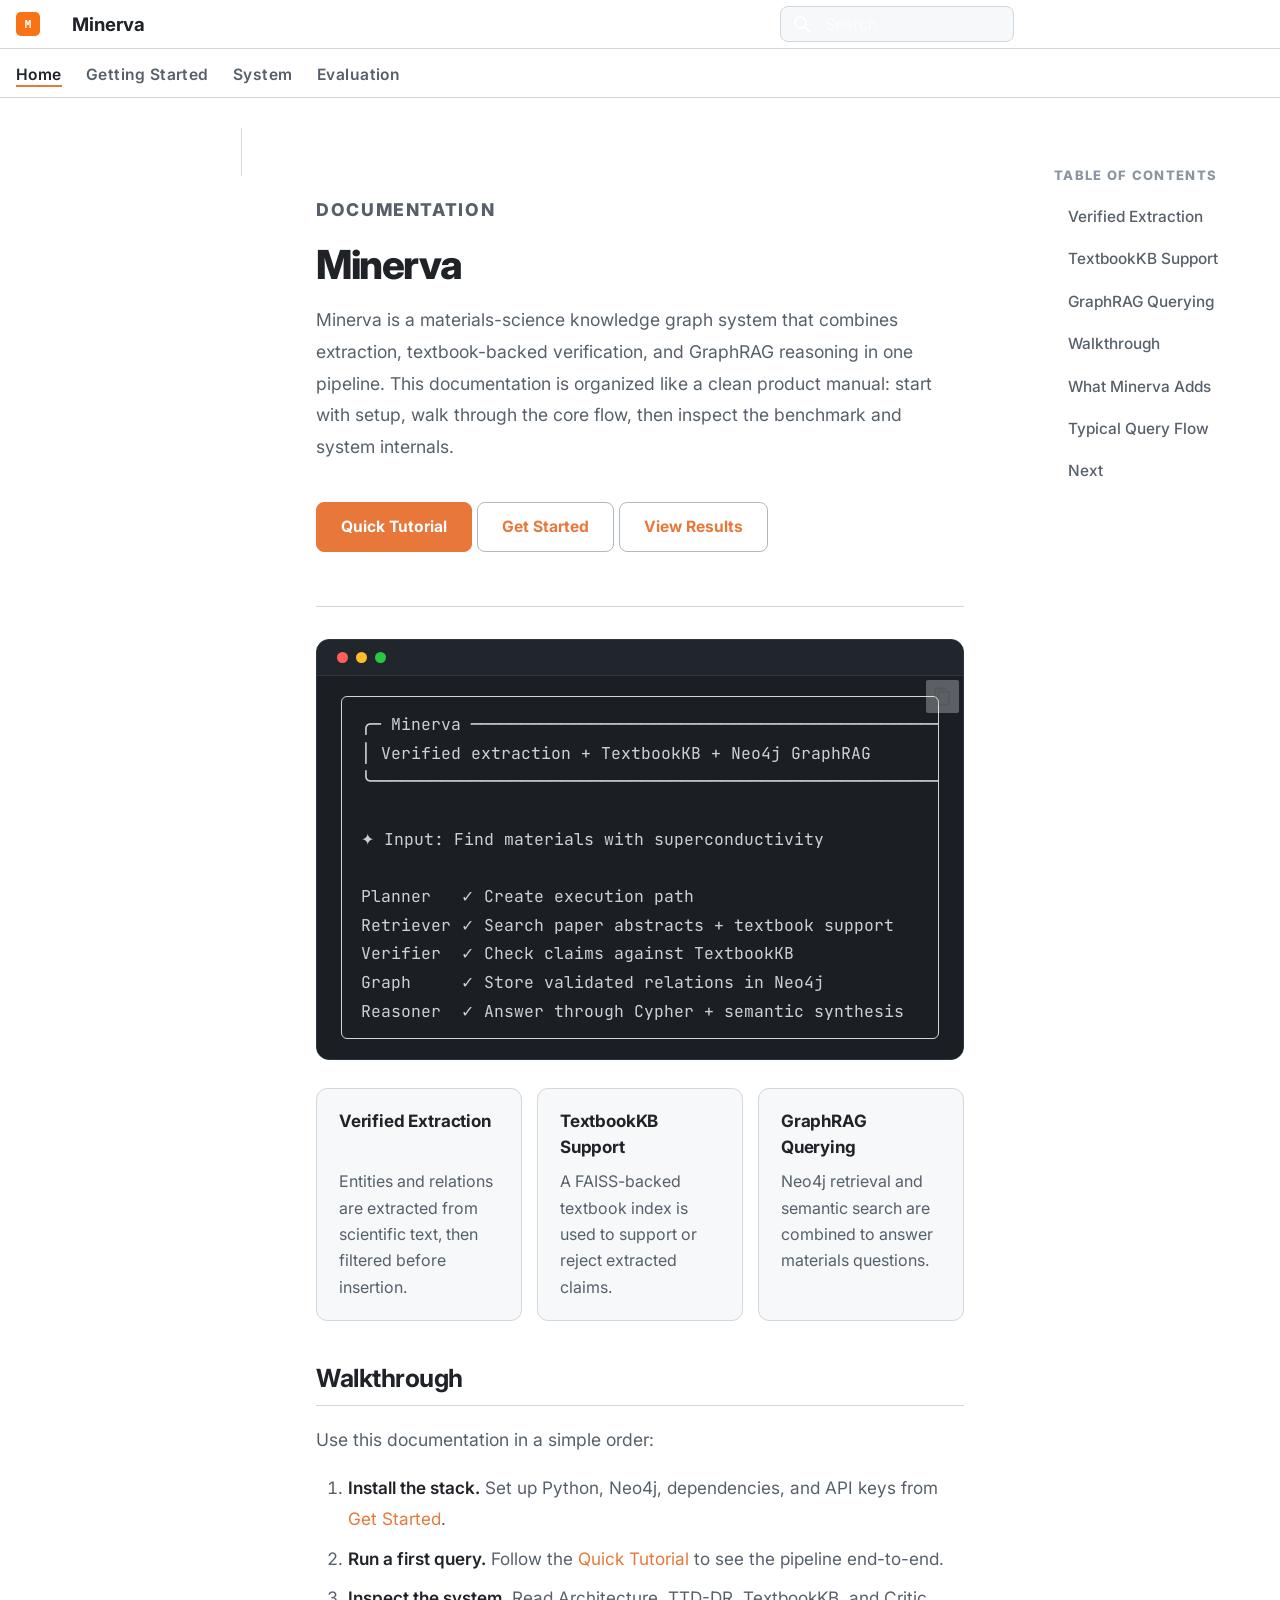
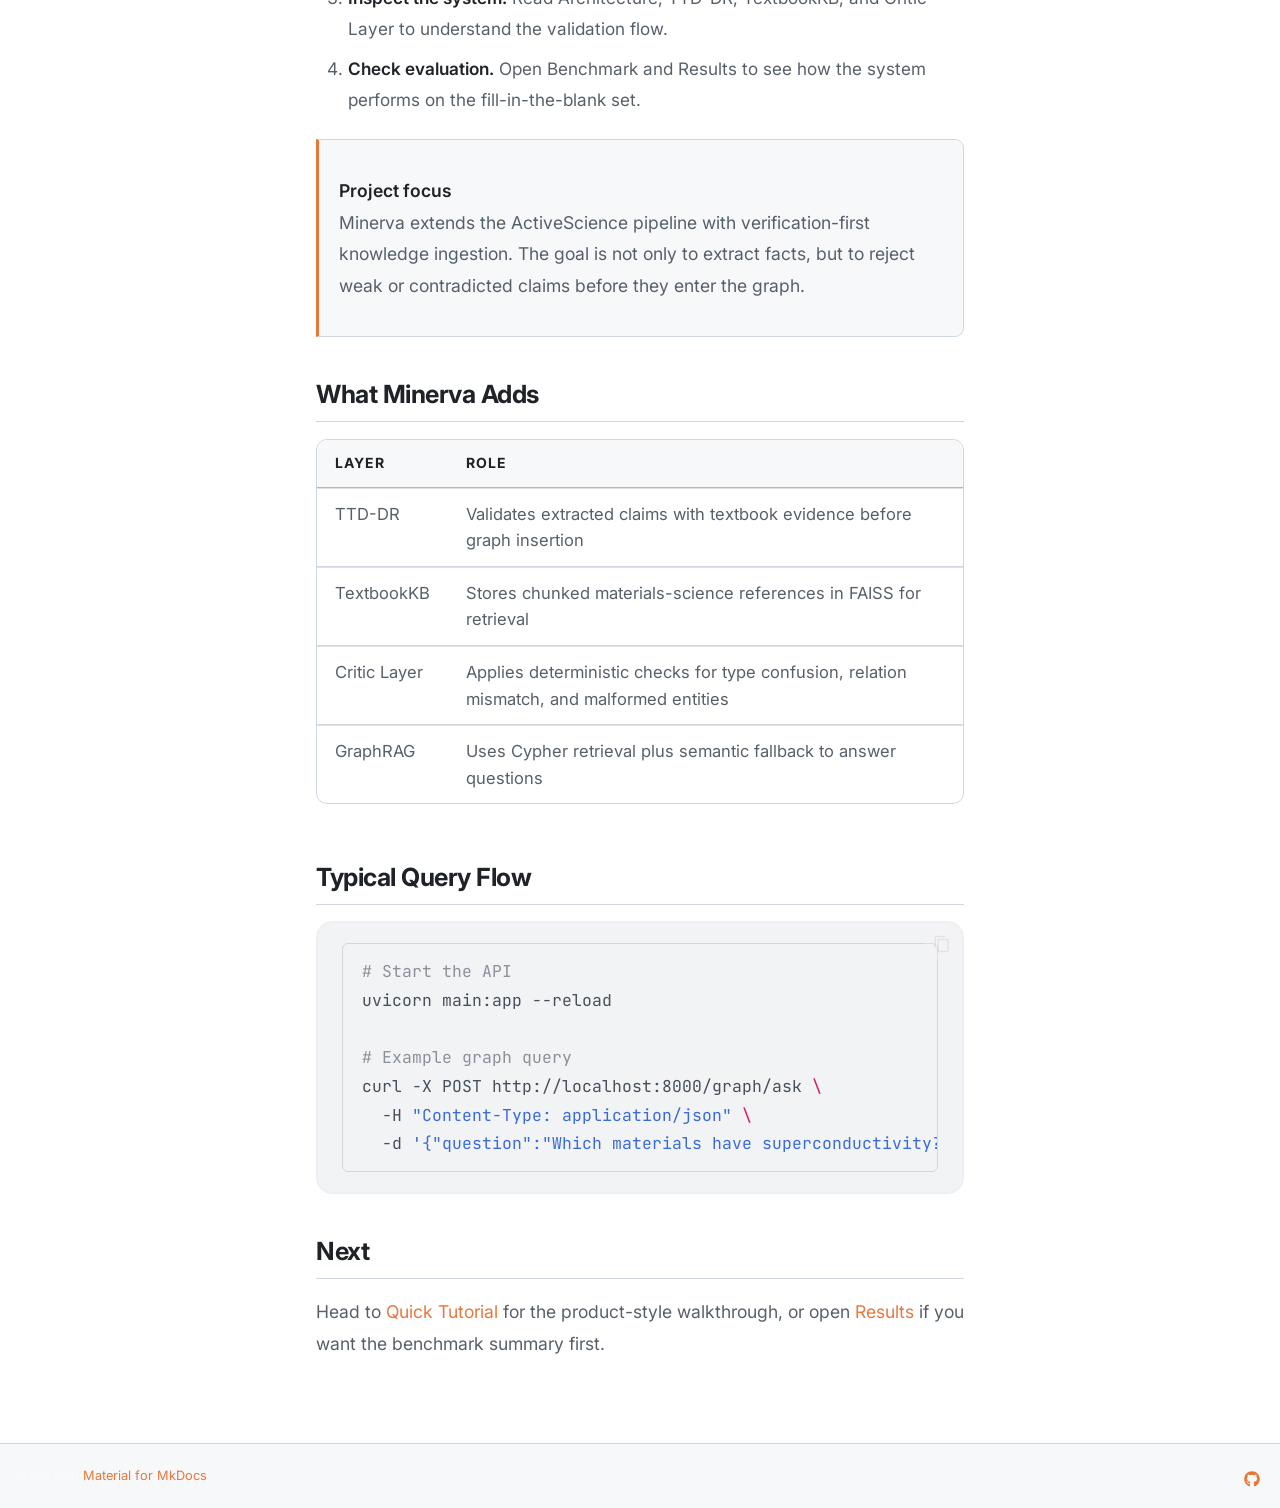
<file: index.html>
<!doctype html>
<html lang="en" class="no-js">
  <head>
    
      <meta charset="utf-8">
      <meta name="viewport" content="width=device-width,initial-scale=1">
      
        <meta name="description" content="Materials Science Knowledge Graph System">
      
      
      
        <link rel="canonical" href="https://snsevval.github.io/scientific-literature-knowledge-graph/">
      
      
      
        <link rel="next" href="quickstart/">
      
      
        
      
      
      <link rel="icon" href="assets/logo.svg">
      <meta name="generator" content="mkdocs-1.6.1, mkdocs-material-9.7.6">
    
    
      
        <title>Minerva</title>
      
    
    
      <link rel="stylesheet" href="assets/stylesheets/main.484c7ddc.min.css">
      
        
        <link rel="stylesheet" href="assets/stylesheets/palette.ab4e12ef.min.css">
      
      


    
    
      
    
    
      
        
        
        <link rel="preconnect" href="https://fonts.gstatic.com" crossorigin>
        <link rel="stylesheet" href="https://fonts.googleapis.com/css?family=Inter:300,300i,400,400i,700,700i%7CJetBrains+Mono:400,400i,700,700i&display=fallback">
        <style>:root{--md-text-font:"Inter";--md-code-font:"JetBrains Mono"}</style>
      
    
    
      <link rel="stylesheet" href="stylesheets/extra.css">
    
    <script>__md_scope=new URL(".",location),__md_hash=e=>[...e].reduce(((e,_)=>(e<<5)-e+_.charCodeAt(0)),0),__md_get=(e,_=localStorage,t=__md_scope)=>JSON.parse(_.getItem(t.pathname+"."+e)),__md_set=(e,_,t=localStorage,a=__md_scope)=>{try{t.setItem(a.pathname+"."+e,JSON.stringify(_))}catch(e){}}</script>
    
      

    
    
  </head>
  
  
    
    
      
    
    
    
    
    <body dir="ltr" data-md-color-scheme="default" data-md-color-primary="deep-orange" data-md-color-accent="deep-orange">
  
    
    <input class="md-toggle" data-md-toggle="drawer" type="checkbox" id="__drawer" autocomplete="off">
    <input class="md-toggle" data-md-toggle="search" type="checkbox" id="__search" autocomplete="off">
    <label class="md-overlay" for="__drawer"></label>
    <div data-md-component="skip">
      
        
        <a href="#minerva" class="md-skip">
          Skip to content
        </a>
      
    </div>
    <div data-md-component="announce">
      
    </div>
    
    
      

<header class="md-header" data-md-component="header">
  <nav class="md-header__inner md-grid" aria-label="Header">
    <a href="." title="Minerva" class="md-header__button md-logo" aria-label="Minerva" data-md-component="logo">
      
  <img src="assets/logo.svg" alt="logo">

    </a>
    <label class="md-header__button md-icon" for="__drawer">
      
      <svg xmlns="http://www.w3.org/2000/svg" viewBox="0 0 24 24"><path d="M3 6h18v2H3zm0 5h18v2H3zm0 5h18v2H3z"/></svg>
    </label>
    <div class="md-header__title" data-md-component="header-title">
      <div class="md-header__ellipsis">
        <div class="md-header__topic">
          <span class="md-ellipsis">
            Minerva
          </span>
        </div>
        <div class="md-header__topic" data-md-component="header-topic">
          <span class="md-ellipsis">
            
              Home
            
          </span>
        </div>
      </div>
    </div>
    
      
        <form class="md-header__option" data-md-component="palette">
  
    
    
    
    <input class="md-option" data-md-color-media="" data-md-color-scheme="default" data-md-color-primary="deep-orange" data-md-color-accent="deep-orange"  aria-label="Switch to dark mode"  type="radio" name="__palette" id="__palette_0">
    
      <label class="md-header__button md-icon" title="Switch to dark mode" for="__palette_1" hidden>
        <svg xmlns="http://www.w3.org/2000/svg" viewBox="0 0 24 24"><path d="M12 18c-.89 0-1.74-.2-2.5-.55C11.56 16.5 13 14.42 13 12s-1.44-4.5-3.5-5.45C10.26 6.2 11.11 6 12 6a6 6 0 0 1 6 6 6 6 0 0 1-6 6m8-9.31V4h-4.69L12 .69 8.69 4H4v4.69L.69 12 4 15.31V20h4.69L12 23.31 15.31 20H20v-4.69L23.31 12z"/></svg>
      </label>
    
  
    
    
    
    <input class="md-option" data-md-color-media="" data-md-color-scheme="slate" data-md-color-primary="deep-orange" data-md-color-accent="deep-orange"  aria-label="Switch to light mode"  type="radio" name="__palette" id="__palette_1">
    
      <label class="md-header__button md-icon" title="Switch to light mode" for="__palette_0" hidden>
        <svg xmlns="http://www.w3.org/2000/svg" viewBox="0 0 24 24"><path d="M12 8a4 4 0 0 0-4 4 4 4 0 0 0 4 4 4 4 0 0 0 4-4 4 4 0 0 0-4-4m0 10a6 6 0 0 1-6-6 6 6 0 0 1 6-6 6 6 0 0 1 6 6 6 6 0 0 1-6 6m8-9.31V4h-4.69L12 .69 8.69 4H4v4.69L.69 12 4 15.31V20h4.69L12 23.31 15.31 20H20v-4.69L23.31 12z"/></svg>
      </label>
    
  
</form>
      
    
    
      <script>var palette=__md_get("__palette");if(palette&&palette.color){if("(prefers-color-scheme)"===palette.color.media){var media=matchMedia("(prefers-color-scheme: light)"),input=document.querySelector(media.matches?"[data-md-color-media='(prefers-color-scheme: light)']":"[data-md-color-media='(prefers-color-scheme: dark)']");palette.color.media=input.getAttribute("data-md-color-media"),palette.color.scheme=input.getAttribute("data-md-color-scheme"),palette.color.primary=input.getAttribute("data-md-color-primary"),palette.color.accent=input.getAttribute("data-md-color-accent")}for(var[key,value]of Object.entries(palette.color))document.body.setAttribute("data-md-color-"+key,value)}</script>
    
    
    
      
      
        <label class="md-header__button md-icon" for="__search">
          
          <svg xmlns="http://www.w3.org/2000/svg" viewBox="0 0 24 24"><path d="M9.5 3A6.5 6.5 0 0 1 16 9.5c0 1.61-.59 3.09-1.56 4.23l.27.27h.79l5 5-1.5 1.5-5-5v-.79l-.27-.27A6.52 6.52 0 0 1 9.5 16 6.5 6.5 0 0 1 3 9.5 6.5 6.5 0 0 1 9.5 3m0 2C7 5 5 7 5 9.5S7 14 9.5 14 14 12 14 9.5 12 5 9.5 5"/></svg>
        </label>
        <div class="md-search" data-md-component="search" role="dialog">
  <label class="md-search__overlay" for="__search"></label>
  <div class="md-search__inner" role="search">
    <form class="md-search__form" name="search">
      <input type="text" class="md-search__input" name="query" aria-label="Search" placeholder="Search" autocapitalize="off" autocorrect="off" autocomplete="off" spellcheck="false" data-md-component="search-query" required>
      <label class="md-search__icon md-icon" for="__search">
        
        <svg xmlns="http://www.w3.org/2000/svg" viewBox="0 0 24 24"><path d="M9.5 3A6.5 6.5 0 0 1 16 9.5c0 1.61-.59 3.09-1.56 4.23l.27.27h.79l5 5-1.5 1.5-5-5v-.79l-.27-.27A6.52 6.52 0 0 1 9.5 16 6.5 6.5 0 0 1 3 9.5 6.5 6.5 0 0 1 9.5 3m0 2C7 5 5 7 5 9.5S7 14 9.5 14 14 12 14 9.5 12 5 9.5 5"/></svg>
        
        <svg xmlns="http://www.w3.org/2000/svg" viewBox="0 0 24 24"><path d="M20 11v2H8l5.5 5.5-1.42 1.42L4.16 12l7.92-7.92L13.5 5.5 8 11z"/></svg>
      </label>
      <nav class="md-search__options" aria-label="Search">
        
        <button type="reset" class="md-search__icon md-icon" title="Clear" aria-label="Clear" tabindex="-1">
          
          <svg xmlns="http://www.w3.org/2000/svg" viewBox="0 0 24 24"><path d="M19 6.41 17.59 5 12 10.59 6.41 5 5 6.41 10.59 12 5 17.59 6.41 19 12 13.41 17.59 19 19 17.59 13.41 12z"/></svg>
        </button>
      </nav>
      
        <div class="md-search__suggest" data-md-component="search-suggest"></div>
      
    </form>
    <div class="md-search__output">
      <div class="md-search__scrollwrap" tabindex="0" data-md-scrollfix>
        <div class="md-search-result" data-md-component="search-result">
          <div class="md-search-result__meta">
            Initializing search
          </div>
          <ol class="md-search-result__list" role="presentation"></ol>
        </div>
      </div>
    </div>
  </div>
</div>
      
    
    
      <div class="md-header__source">
        <a href="https://github.com/snsevval/scientific-literature-knowledge-graph" title="Go to repository" class="md-source" data-md-component="source">
  <div class="md-source__icon md-icon">
    
    <svg xmlns="http://www.w3.org/2000/svg" viewBox="0 0 448 512"><!--! Font Awesome Free 7.1.0 by @fontawesome - https://fontawesome.com License - https://fontawesome.com/license/free (Icons: CC BY 4.0, Fonts: SIL OFL 1.1, Code: MIT License) Copyright 2025 Fonticons, Inc.--><path d="M439.6 236.1 244 40.5c-5.4-5.5-12.8-8.5-20.4-8.5s-15 3-20.4 8.4L162.5 81l51.5 51.5c27.1-9.1 52.7 16.8 43.4 43.7l49.7 49.7c34.2-11.8 61.2 31 35.5 56.7-26.5 26.5-70.2-2.9-56-37.3L240.3 199v121.9c25.3 12.5 22.3 41.8 9.1 55-6.4 6.4-15.2 10.1-24.3 10.1s-17.8-3.6-24.3-10.1c-17.6-17.6-11.1-46.9 11.2-56v-123c-20.8-8.5-24.6-30.7-18.6-45L142.6 101 8.5 235.1C3 240.6 0 247.9 0 255.5s3 15 8.5 20.4l195.6 195.7c5.4 5.4 12.7 8.4 20.4 8.4s15-3 20.4-8.4l194.7-194.7c5.4-5.4 8.4-12.8 8.4-20.4s-3-15-8.4-20.4"/></svg>
  </div>
  <div class="md-source__repository">
    snsevval/minerva
  </div>
</a>
      </div>
    
  </nav>
  
</header>
    
    <div class="md-container" data-md-component="container">
      
      
        
          
            
<nav class="md-tabs" aria-label="Tabs" data-md-component="tabs">
  <div class="md-grid">
    <ul class="md-tabs__list">
      
        
  
  
  
    
  
  
    <li class="md-tabs__item md-tabs__item--active">
      <a href="." class="md-tabs__link">
        
  
  
    
  
  Home

      </a>
    </li>
  

      
        
  
  
  
  
    
    
      <li class="md-tabs__item">
        <a href="quickstart/" class="md-tabs__link">
          
  
  
  Getting Started

        </a>
      </li>
    
  

      
        
  
  
  
  
    
    
      <li class="md-tabs__item">
        <a href="system/architecture/" class="md-tabs__link">
          
  
  
  System

        </a>
      </li>
    
  

      
        
  
  
  
  
    
    
      <li class="md-tabs__item">
        <a href="evaluation/benchmark/" class="md-tabs__link">
          
  
  
  Evaluation

        </a>
      </li>
    
  

      
    </ul>
  </div>
</nav>
          
        
      
      <main class="md-main" data-md-component="main">
        <div class="md-main__inner md-grid">
          
            
              
              <div class="md-sidebar md-sidebar--primary" data-md-component="sidebar" data-md-type="navigation" >
                <div class="md-sidebar__scrollwrap">
                  <div class="md-sidebar__inner">
                    


  


<nav class="md-nav md-nav--primary md-nav--lifted" aria-label="Navigation" data-md-level="0">
  <label class="md-nav__title" for="__drawer">
    <a href="." title="Minerva" class="md-nav__button md-logo" aria-label="Minerva" data-md-component="logo">
      
  <img src="assets/logo.svg" alt="logo">

    </a>
    Minerva
  </label>
  
    <div class="md-nav__source">
      <a href="https://github.com/snsevval/scientific-literature-knowledge-graph" title="Go to repository" class="md-source" data-md-component="source">
  <div class="md-source__icon md-icon">
    
    <svg xmlns="http://www.w3.org/2000/svg" viewBox="0 0 448 512"><!--! Font Awesome Free 7.1.0 by @fontawesome - https://fontawesome.com License - https://fontawesome.com/license/free (Icons: CC BY 4.0, Fonts: SIL OFL 1.1, Code: MIT License) Copyright 2025 Fonticons, Inc.--><path d="M439.6 236.1 244 40.5c-5.4-5.5-12.8-8.5-20.4-8.5s-15 3-20.4 8.4L162.5 81l51.5 51.5c27.1-9.1 52.7 16.8 43.4 43.7l49.7 49.7c34.2-11.8 61.2 31 35.5 56.7-26.5 26.5-70.2-2.9-56-37.3L240.3 199v121.9c25.3 12.5 22.3 41.8 9.1 55-6.4 6.4-15.2 10.1-24.3 10.1s-17.8-3.6-24.3-10.1c-17.6-17.6-11.1-46.9 11.2-56v-123c-20.8-8.5-24.6-30.7-18.6-45L142.6 101 8.5 235.1C3 240.6 0 247.9 0 255.5s3 15 8.5 20.4l195.6 195.7c5.4 5.4 12.7 8.4 20.4 8.4s15-3 20.4-8.4l194.7-194.7c5.4-5.4 8.4-12.8 8.4-20.4s-3-15-8.4-20.4"/></svg>
  </div>
  <div class="md-source__repository">
    snsevval/minerva
  </div>
</a>
    </div>
  
  <ul class="md-nav__list" data-md-scrollfix>
    
      
      
  
  
    
  
  
  
    <li class="md-nav__item md-nav__item--active">
      
      <input class="md-nav__toggle md-toggle" type="checkbox" id="__toc">
      
      
        
      
      
        <label class="md-nav__link md-nav__link--active" for="__toc">
          
  
  
  <span class="md-ellipsis">
    
  
    Home
  

    
  </span>
  
  

          <span class="md-nav__icon md-icon"></span>
        </label>
      
      <a href="." class="md-nav__link md-nav__link--active">
        
  
  
  <span class="md-ellipsis">
    
  
    Home
  

    
  </span>
  
  

      </a>
      
        

<nav class="md-nav md-nav--secondary" aria-label="Table of contents">
  
  
  
    
  
  
    <label class="md-nav__title" for="__toc">
      <span class="md-nav__icon md-icon"></span>
      Table of contents
    </label>
    <ul class="md-nav__list" data-md-component="toc" data-md-scrollfix>
      
        <li class="md-nav__item">
  <a href="#verified-extraction" class="md-nav__link">
    <span class="md-ellipsis">
      
        Verified Extraction
      
    </span>
  </a>
  
</li>
      
        <li class="md-nav__item">
  <a href="#textbookkb-support" class="md-nav__link">
    <span class="md-ellipsis">
      
        TextbookKB Support
      
    </span>
  </a>
  
</li>
      
        <li class="md-nav__item">
  <a href="#graphrag-querying" class="md-nav__link">
    <span class="md-ellipsis">
      
        GraphRAG Querying
      
    </span>
  </a>
  
</li>
      
        <li class="md-nav__item">
  <a href="#walkthrough" class="md-nav__link">
    <span class="md-ellipsis">
      
        Walkthrough
      
    </span>
  </a>
  
</li>
      
        <li class="md-nav__item">
  <a href="#what-minerva-adds" class="md-nav__link">
    <span class="md-ellipsis">
      
        What Minerva Adds
      
    </span>
  </a>
  
</li>
      
        <li class="md-nav__item">
  <a href="#typical-query-flow" class="md-nav__link">
    <span class="md-ellipsis">
      
        Typical Query Flow
      
    </span>
  </a>
  
</li>
      
        <li class="md-nav__item">
  <a href="#next" class="md-nav__link">
    <span class="md-ellipsis">
      
        Next
      
    </span>
  </a>
  
</li>
      
    </ul>
  
</nav>
      
    </li>
  

    
      
      
  
  
  
  
    
    
    
    
      
      
        
      
    
    
    <li class="md-nav__item md-nav__item--nested">
      
        
        
          
        
        <input class="md-nav__toggle md-toggle md-toggle--indeterminate" type="checkbox" id="__nav_2" >
        
          
          <label class="md-nav__link" for="__nav_2" id="__nav_2_label" tabindex="0">
            
  
  
  <span class="md-ellipsis">
    
  
    Getting Started
  

    
  </span>
  
  

            <span class="md-nav__icon md-icon"></span>
          </label>
        
        <nav class="md-nav" data-md-level="1" aria-labelledby="__nav_2_label" aria-expanded="false">
          <label class="md-nav__title" for="__nav_2">
            <span class="md-nav__icon md-icon"></span>
            
  
    Getting Started
  

          </label>
          <ul class="md-nav__list" data-md-scrollfix>
            
              
                
  
  
  
  
    <li class="md-nav__item">
      <a href="quickstart/" class="md-nav__link">
        
  
  
  <span class="md-ellipsis">
    
  
    Quick Start
  

    
  </span>
  
  

      </a>
    </li>
  

              
            
              
                
  
  
  
  
    <li class="md-nav__item">
      <a href="installation/" class="md-nav__link">
        
  
  
  <span class="md-ellipsis">
    
  
    Installation
  

    
  </span>
  
  

      </a>
    </li>
  

              
            
          </ul>
        </nav>
      
    </li>
  

    
      
      
  
  
  
  
    
    
    
    
      
      
        
      
    
    
    <li class="md-nav__item md-nav__item--nested">
      
        
        
          
        
        <input class="md-nav__toggle md-toggle md-toggle--indeterminate" type="checkbox" id="__nav_3" >
        
          
          <label class="md-nav__link" for="__nav_3" id="__nav_3_label" tabindex="0">
            
  
  
  <span class="md-ellipsis">
    
  
    System
  

    
  </span>
  
  

            <span class="md-nav__icon md-icon"></span>
          </label>
        
        <nav class="md-nav" data-md-level="1" aria-labelledby="__nav_3_label" aria-expanded="false">
          <label class="md-nav__title" for="__nav_3">
            <span class="md-nav__icon md-icon"></span>
            
  
    System
  

          </label>
          <ul class="md-nav__list" data-md-scrollfix>
            
              
                
  
  
  
  
    <li class="md-nav__item">
      <a href="system/architecture/" class="md-nav__link">
        
  
  
  <span class="md-ellipsis">
    
  
    Architecture
  

    
  </span>
  
  

      </a>
    </li>
  

              
            
              
                
  
  
  
  
    <li class="md-nav__item">
      <a href="system/ttddr/" class="md-nav__link">
        
  
  
  <span class="md-ellipsis">
    
  
    TTD-DR
  

    
  </span>
  
  

      </a>
    </li>
  

              
            
              
                
  
  
  
  
    <li class="md-nav__item">
      <a href="system/textbookkb/" class="md-nav__link">
        
  
  
  <span class="md-ellipsis">
    
  
    TextbookKB
  

    
  </span>
  
  

      </a>
    </li>
  

              
            
              
                
  
  
  
  
    <li class="md-nav__item">
      <a href="system/critic/" class="md-nav__link">
        
  
  
  <span class="md-ellipsis">
    
  
    Critic Layer
  

    
  </span>
  
  

      </a>
    </li>
  

              
            
          </ul>
        </nav>
      
    </li>
  

    
      
      
  
  
  
  
    
    
    
    
      
      
        
      
    
    
    <li class="md-nav__item md-nav__item--nested">
      
        
        
          
        
        <input class="md-nav__toggle md-toggle md-toggle--indeterminate" type="checkbox" id="__nav_4" >
        
          
          <label class="md-nav__link" for="__nav_4" id="__nav_4_label" tabindex="0">
            
  
  
  <span class="md-ellipsis">
    
  
    Evaluation
  

    
  </span>
  
  

            <span class="md-nav__icon md-icon"></span>
          </label>
        
        <nav class="md-nav" data-md-level="1" aria-labelledby="__nav_4_label" aria-expanded="false">
          <label class="md-nav__title" for="__nav_4">
            <span class="md-nav__icon md-icon"></span>
            
  
    Evaluation
  

          </label>
          <ul class="md-nav__list" data-md-scrollfix>
            
              
                
  
  
  
  
    <li class="md-nav__item">
      <a href="evaluation/benchmark/" class="md-nav__link">
        
  
  
  <span class="md-ellipsis">
    
  
    Benchmark
  

    
  </span>
  
  

      </a>
    </li>
  

              
            
              
                
  
  
  
  
    <li class="md-nav__item">
      <a href="evaluation/results/" class="md-nav__link">
        
  
  
  <span class="md-ellipsis">
    
  
    Results
  

    
  </span>
  
  

      </a>
    </li>
  

              
            
              
                
  
  
  
  
    <li class="md-nav__item">
      <a href="evaluation/dataset/" class="md-nav__link">
        
  
  
  <span class="md-ellipsis">
    
  
    Dataset
  

    
  </span>
  
  

      </a>
    </li>
  

              
            
          </ul>
        </nav>
      
    </li>
  

    
  </ul>
</nav>
                  </div>
                </div>
              </div>
            
            
              
              <div class="md-sidebar md-sidebar--secondary" data-md-component="sidebar" data-md-type="toc" >
                <div class="md-sidebar__scrollwrap">
                  <div class="md-sidebar__inner">
                    

<nav class="md-nav md-nav--secondary" aria-label="Table of contents">
  
  
  
    
  
  
    <label class="md-nav__title" for="__toc">
      <span class="md-nav__icon md-icon"></span>
      Table of contents
    </label>
    <ul class="md-nav__list" data-md-component="toc" data-md-scrollfix>
      
        <li class="md-nav__item">
  <a href="#verified-extraction" class="md-nav__link">
    <span class="md-ellipsis">
      
        Verified Extraction
      
    </span>
  </a>
  
</li>
      
        <li class="md-nav__item">
  <a href="#textbookkb-support" class="md-nav__link">
    <span class="md-ellipsis">
      
        TextbookKB Support
      
    </span>
  </a>
  
</li>
      
        <li class="md-nav__item">
  <a href="#graphrag-querying" class="md-nav__link">
    <span class="md-ellipsis">
      
        GraphRAG Querying
      
    </span>
  </a>
  
</li>
      
        <li class="md-nav__item">
  <a href="#walkthrough" class="md-nav__link">
    <span class="md-ellipsis">
      
        Walkthrough
      
    </span>
  </a>
  
</li>
      
        <li class="md-nav__item">
  <a href="#what-minerva-adds" class="md-nav__link">
    <span class="md-ellipsis">
      
        What Minerva Adds
      
    </span>
  </a>
  
</li>
      
        <li class="md-nav__item">
  <a href="#typical-query-flow" class="md-nav__link">
    <span class="md-ellipsis">
      
        Typical Query Flow
      
    </span>
  </a>
  
</li>
      
        <li class="md-nav__item">
  <a href="#next" class="md-nav__link">
    <span class="md-ellipsis">
      
        Next
      
    </span>
  </a>
  
</li>
      
    </ul>
  
</nav>
                  </div>
                </div>
              </div>
            
          
          
            <div class="md-content" data-md-component="content">
              
              <article class="md-content__inner md-typeset">
                
                  



<div class="hero-doc">
<div class="hero-doc__eyebrow">
<p>Documentation</p>
</div>
<h1 id="minerva">Minerva<a class="headerlink" href="#minerva" title="Permanent link">&para;</a></h1>
<div class="hero-doc__lead">
<p>Minerva is a materials-science knowledge graph system that combines extraction, textbook-backed verification, and GraphRAG reasoning in one pipeline. This documentation is organized like a clean product manual: start with setup, walk through the core flow, then inspect the benchmark and system internals.</p>
</div>
<div class="doc-actions">
<p><a class="doc-btn doc-btn--primary" href="quickstart/">Quick Tutorial</a>
<a class="doc-btn" href="installation/">Get Started</a>
<a class="doc-btn" href="evaluation/results/">View Results</a></p>
</div>
</div>
<div class="terminal-card">
<div class="terminal-card__bar">
<span class="terminal-dot terminal-dot--warm"></span>
<span class="terminal-dot terminal-dot--hot"></span>
<span class="terminal-dot terminal-dot--dark"></span>
</div>
<div class="highlight"><pre><span></span><code><a id="__codelineno-0-1" name="__codelineno-0-1" href="#__codelineno-0-1"></a>╭─ Minerva ───────────────────────────────────────────────────────────────╮
<a id="__codelineno-0-2" name="__codelineno-0-2" href="#__codelineno-0-2"></a>│ Verified extraction + TextbookKB + Neo4j GraphRAG                     │
<a id="__codelineno-0-3" name="__codelineno-0-3" href="#__codelineno-0-3"></a>╰─────────────────────────────────────────────────────────────────────────╯
<a id="__codelineno-0-4" name="__codelineno-0-4" href="#__codelineno-0-4"></a>
<a id="__codelineno-0-5" name="__codelineno-0-5" href="#__codelineno-0-5"></a>✦ Input: Find materials with superconductivity
<a id="__codelineno-0-6" name="__codelineno-0-6" href="#__codelineno-0-6"></a>
<a id="__codelineno-0-7" name="__codelineno-0-7" href="#__codelineno-0-7"></a>Planner   ✓ Create execution path
<a id="__codelineno-0-8" name="__codelineno-0-8" href="#__codelineno-0-8"></a>Retriever ✓ Search paper abstracts + textbook support
<a id="__codelineno-0-9" name="__codelineno-0-9" href="#__codelineno-0-9"></a>Verifier  ✓ Check claims against TextbookKB
<a id="__codelineno-0-10" name="__codelineno-0-10" href="#__codelineno-0-10"></a>Graph     ✓ Store validated relations in Neo4j
<a id="__codelineno-0-11" name="__codelineno-0-11" href="#__codelineno-0-11"></a>Reasoner  ✓ Answer through Cypher + semantic synthesis
</code></pre></div>
</div>
<div class="quick-grid">
<div class="quick-card">
<h3 id="verified-extraction">Verified Extraction<a class="headerlink" href="#verified-extraction" title="Permanent link">&para;</a></h3>
<p>Entities and relations are extracted from scientific text, then filtered before insertion.</p>
</div>
<div class="quick-card">
<h3 id="textbookkb-support">TextbookKB Support<a class="headerlink" href="#textbookkb-support" title="Permanent link">&para;</a></h3>
<p>A FAISS-backed textbook index is used to support or reject extracted claims.</p>
</div>
<div class="quick-card">
<h3 id="graphrag-querying">GraphRAG Querying<a class="headerlink" href="#graphrag-querying" title="Permanent link">&para;</a></h3>
<p>Neo4j retrieval and semantic search are combined to answer materials questions.</p>
</div>
</div>
<h2 id="walkthrough">Walkthrough<a class="headerlink" href="#walkthrough" title="Permanent link">&para;</a></h2>
<p>Use this documentation in a simple order:</p>
<ol class="walk-list">
<li><strong>Install the stack.</strong> Set up Python, Neo4j, dependencies, and API keys from <a href="installation.md">Get Started</a>.</li>
<li><strong>Run a first query.</strong> Follow the <a href="quickstart.md">Quick Tutorial</a> to see the pipeline end-to-end.</li>
<li><strong>Inspect the system.</strong> Read Architecture, TTD-DR, TextbookKB, and Critic Layer to understand the validation flow.</li>
<li><strong>Check evaluation.</strong> Open Benchmark and Results to see how the system performs on the fill-in-the-blank set.</li>
</ol>

<div class="callout-soft">
<p><strong>Project focus</strong><br />
Minerva extends the ActiveScience pipeline with verification-first knowledge ingestion. The goal is not only to extract facts, but to reject weak or contradicted claims before they enter the graph.</p>
</div>
<h2 id="what-minerva-adds">What Minerva Adds<a class="headerlink" href="#what-minerva-adds" title="Permanent link">&para;</a></h2>
<table>
<thead>
<tr>
<th>Layer</th>
<th>Role</th>
</tr>
</thead>
<tbody>
<tr>
<td>TTD-DR</td>
<td>Validates extracted claims with textbook evidence before graph insertion</td>
</tr>
<tr>
<td>TextbookKB</td>
<td>Stores chunked materials-science references in FAISS for retrieval</td>
</tr>
<tr>
<td>Critic Layer</td>
<td>Applies deterministic checks for type confusion, relation mismatch, and malformed entities</td>
</tr>
<tr>
<td>GraphRAG</td>
<td>Uses Cypher retrieval plus semantic fallback to answer questions</td>
</tr>
</tbody>
</table>
<h2 id="typical-query-flow">Typical Query Flow<a class="headerlink" href="#typical-query-flow" title="Permanent link">&para;</a></h2>
<div class="highlight"><pre><span></span><code><a id="__codelineno-1-1" name="__codelineno-1-1" href="#__codelineno-1-1"></a><span class="c1"># Start the API</span>
<a id="__codelineno-1-2" name="__codelineno-1-2" href="#__codelineno-1-2"></a>uvicorn<span class="w"> </span>main:app<span class="w"> </span>--reload
<a id="__codelineno-1-3" name="__codelineno-1-3" href="#__codelineno-1-3"></a>
<a id="__codelineno-1-4" name="__codelineno-1-4" href="#__codelineno-1-4"></a><span class="c1"># Example graph query</span>
<a id="__codelineno-1-5" name="__codelineno-1-5" href="#__codelineno-1-5"></a>curl<span class="w"> </span>-X<span class="w"> </span>POST<span class="w"> </span>http://localhost:8000/graph/ask<span class="w"> </span><span class="se">\</span>
<a id="__codelineno-1-6" name="__codelineno-1-6" href="#__codelineno-1-6"></a><span class="w">  </span>-H<span class="w"> </span><span class="s2">&quot;Content-Type: application/json&quot;</span><span class="w"> </span><span class="se">\</span>
<a id="__codelineno-1-7" name="__codelineno-1-7" href="#__codelineno-1-7"></a><span class="w">  </span>-d<span class="w"> </span><span class="s1">&#39;{&quot;question&quot;:&quot;Which materials have superconductivity?&quot;}&#39;</span>
</code></pre></div>
<h2 id="next">Next<a class="headerlink" href="#next" title="Permanent link">&para;</a></h2>
<p>Head to <a href="quickstart/">Quick Tutorial</a> for the product-style walkthrough, or open <a href="evaluation/results/">Results</a> if you want the benchmark summary first.</p>












                
              </article>
            </div>
          
          
<script>var target=document.getElementById(location.hash.slice(1));target&&target.name&&(target.checked=target.name.startsWith("__tabbed_"))</script>
        </div>
        
          <button type="button" class="md-top md-icon" data-md-component="top" hidden>
  
  <svg xmlns="http://www.w3.org/2000/svg" viewBox="0 0 24 24"><path d="M13 20h-2V8l-5.5 5.5-1.42-1.42L12 4.16l7.92 7.92-1.42 1.42L13 8z"/></svg>
  Back to top
</button>
        
      </main>
      
        <footer class="md-footer">
  
  <div class="md-footer-meta md-typeset">
    <div class="md-footer-meta__inner md-grid">
      <div class="md-copyright">
  
  
    Made with
    <a href="https://squidfunk.github.io/mkdocs-material/" target="_blank" rel="noopener">
      Material for MkDocs
    </a>
  
</div>
      
        
<div class="md-social">
  
    
    
    
    
      
      
    
    <a href="https://github.com/snsevval/scientific-literature-knowledge-graph" target="_blank" rel="noopener" title="github.com" class="md-social__link">
      <svg xmlns="http://www.w3.org/2000/svg" viewBox="0 0 512 512"><!--! Font Awesome Free 7.1.0 by @fontawesome - https://fontawesome.com License - https://fontawesome.com/license/free (Icons: CC BY 4.0, Fonts: SIL OFL 1.1, Code: MIT License) Copyright 2025 Fonticons, Inc.--><path d="M173.9 397.4c0 2-2.3 3.6-5.2 3.6-3.3.3-5.6-1.3-5.6-3.6 0-2 2.3-3.6 5.2-3.6 3-.3 5.6 1.3 5.6 3.6m-31.1-4.5c-.7 2 1.3 4.3 4.3 4.9 2.6 1 5.6 0 6.2-2s-1.3-4.3-4.3-5.2c-2.6-.7-5.5.3-6.2 2.3m44.2-1.7c-2.9.7-4.9 2.6-4.6 4.9.3 2 2.9 3.3 5.9 2.6 2.9-.7 4.9-2.6 4.6-4.6-.3-1.9-3-3.2-5.9-2.9M252.8 8C114.1 8 8 113.3 8 252c0 110.9 69.8 205.8 169.5 239.2 12.8 2.3 17.3-5.6 17.3-12.1 0-6.2-.3-40.4-.3-61.4 0 0-70 15-84.7-29.8 0 0-11.4-29.1-27.8-36.6 0 0-22.9-15.7 1.6-15.4 0 0 24.9 2 38.6 25.8 21.9 38.6 58.6 27.5 72.9 20.9 2.3-16 8.8-27.1 16-33.7-55.9-6.2-112.3-14.3-112.3-110.5 0-27.5 7.6-41.3 23.6-58.9-2.6-6.5-11.1-33.3 2.6-67.9 20.9-6.5 69 27 69 27 20-5.6 41.5-8.5 62.8-8.5s42.8 2.9 62.8 8.5c0 0 48.1-33.6 69-27 13.7 34.7 5.2 61.4 2.6 67.9 16 17.7 25.8 31.5 25.8 58.9 0 96.5-58.9 104.2-114.8 110.5 9.2 7.9 17 22.9 17 46.4 0 33.7-.3 75.4-.3 83.6 0 6.5 4.6 14.4 17.3 12.1C436.2 457.8 504 362.9 504 252 504 113.3 391.5 8 252.8 8M105.2 352.9c-1.3 1-1 3.3.7 5.2 1.6 1.6 3.9 2.3 5.2 1 1.3-1 1-3.3-.7-5.2-1.6-1.6-3.9-2.3-5.2-1m-10.8-8.1c-.7 1.3.3 2.9 2.3 3.9 1.6 1 3.6.7 4.3-.7.7-1.3-.3-2.9-2.3-3.9-2-.6-3.6-.3-4.3.7m32.4 35.6c-1.6 1.3-1 4.3 1.3 6.2 2.3 2.3 5.2 2.6 6.5 1 1.3-1.3.7-4.3-1.3-6.2-2.2-2.3-5.2-2.6-6.5-1m-11.4-14.7c-1.6 1-1.6 3.6 0 5.9s4.3 3.3 5.6 2.3c1.6-1.3 1.6-3.9 0-6.2-1.4-2.3-4-3.3-5.6-2"/></svg>
    </a>
  
</div>
      
    </div>
  </div>
</footer>
      
    </div>
    <div class="md-dialog" data-md-component="dialog">
      <div class="md-dialog__inner md-typeset"></div>
    </div>
    
    
    
      
      
      <script id="__config" type="application/json">{"annotate": null, "base": ".", "features": ["navigation.tabs", "navigation.sections", "navigation.expand", "navigation.top", "navigation.instant", "search.highlight", "search.suggest", "content.code.copy", "content.code.annotate", "toc.follow"], "search": "assets/javascripts/workers/search.2c215733.min.js", "tags": null, "translations": {"clipboard.copied": "Copied to clipboard", "clipboard.copy": "Copy to clipboard", "search.result.more.one": "1 more on this page", "search.result.more.other": "# more on this page", "search.result.none": "No matching documents", "search.result.one": "1 matching document", "search.result.other": "# matching documents", "search.result.placeholder": "Type to start searching", "search.result.term.missing": "Missing", "select.version": "Select version"}, "version": null}</script>
    
    
      <script src="assets/javascripts/bundle.79ae519e.min.js"></script>
      
    
  </body>
</html>
</file>
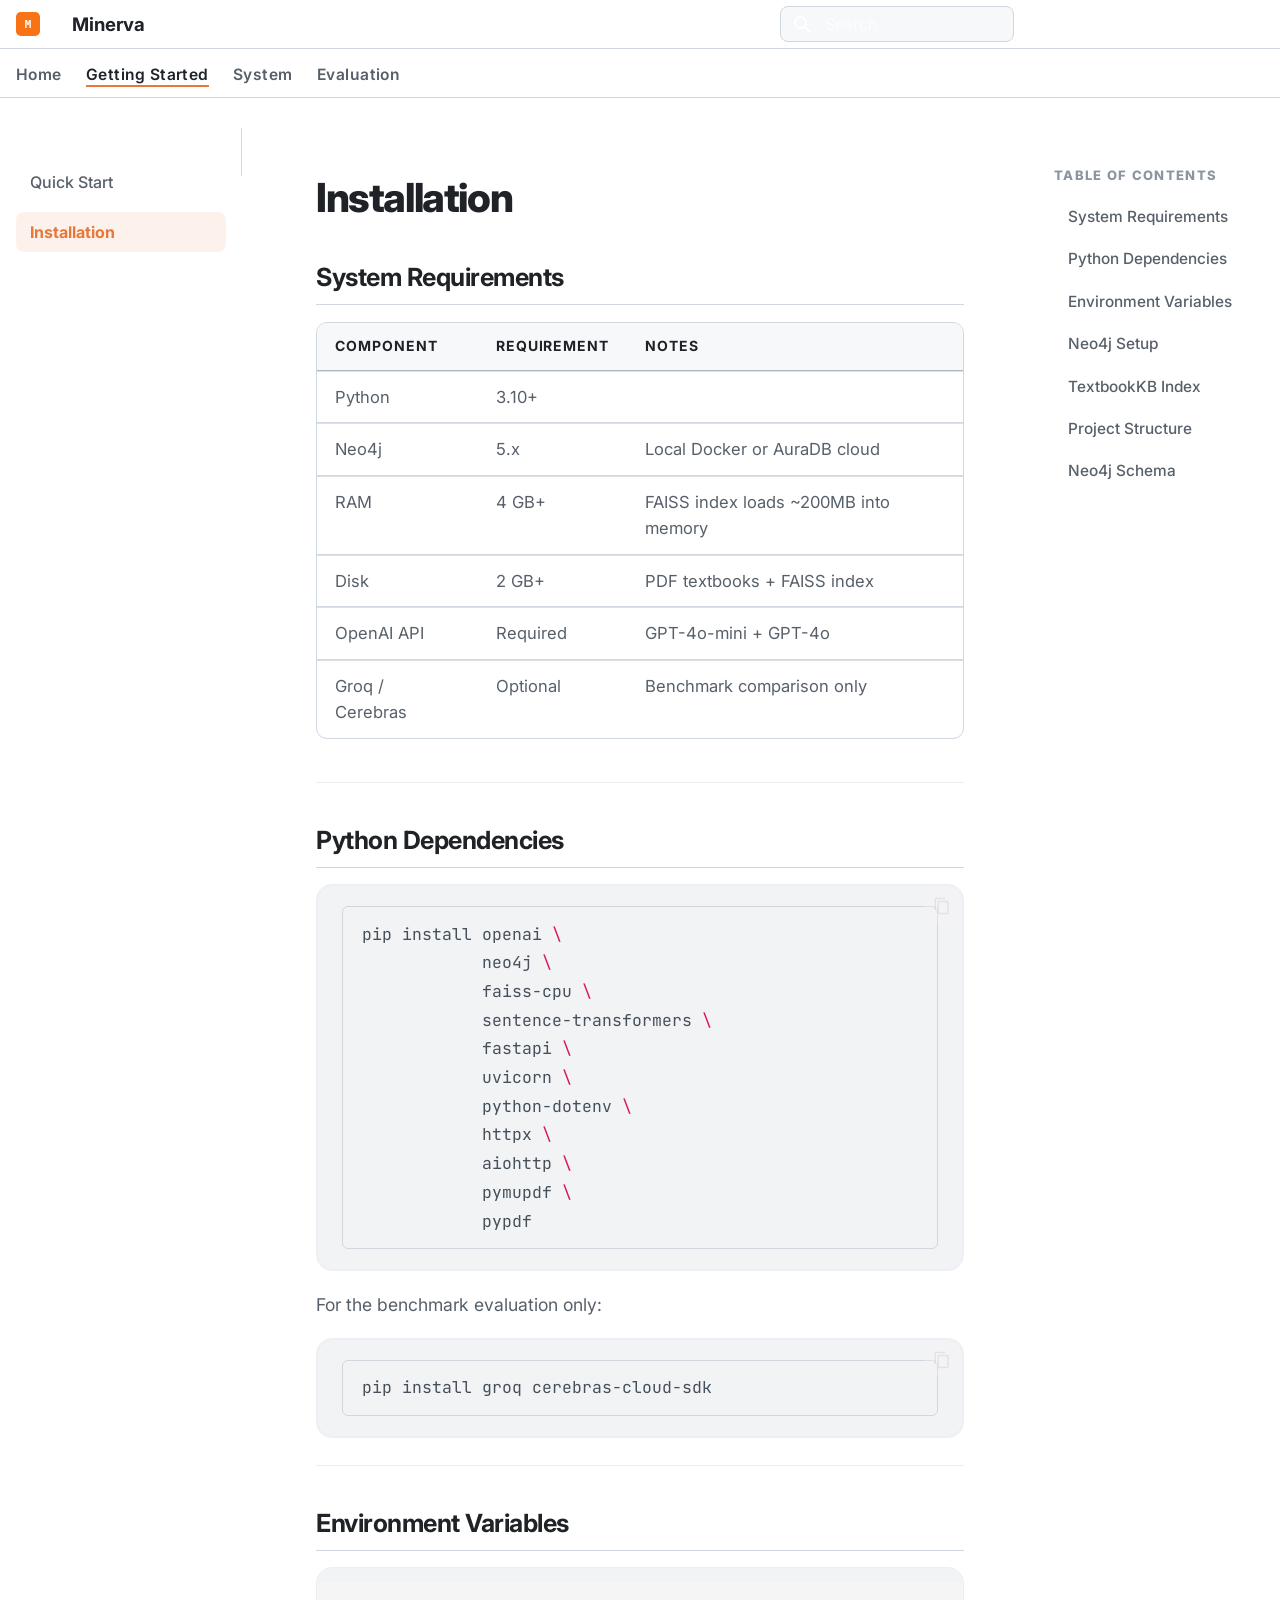
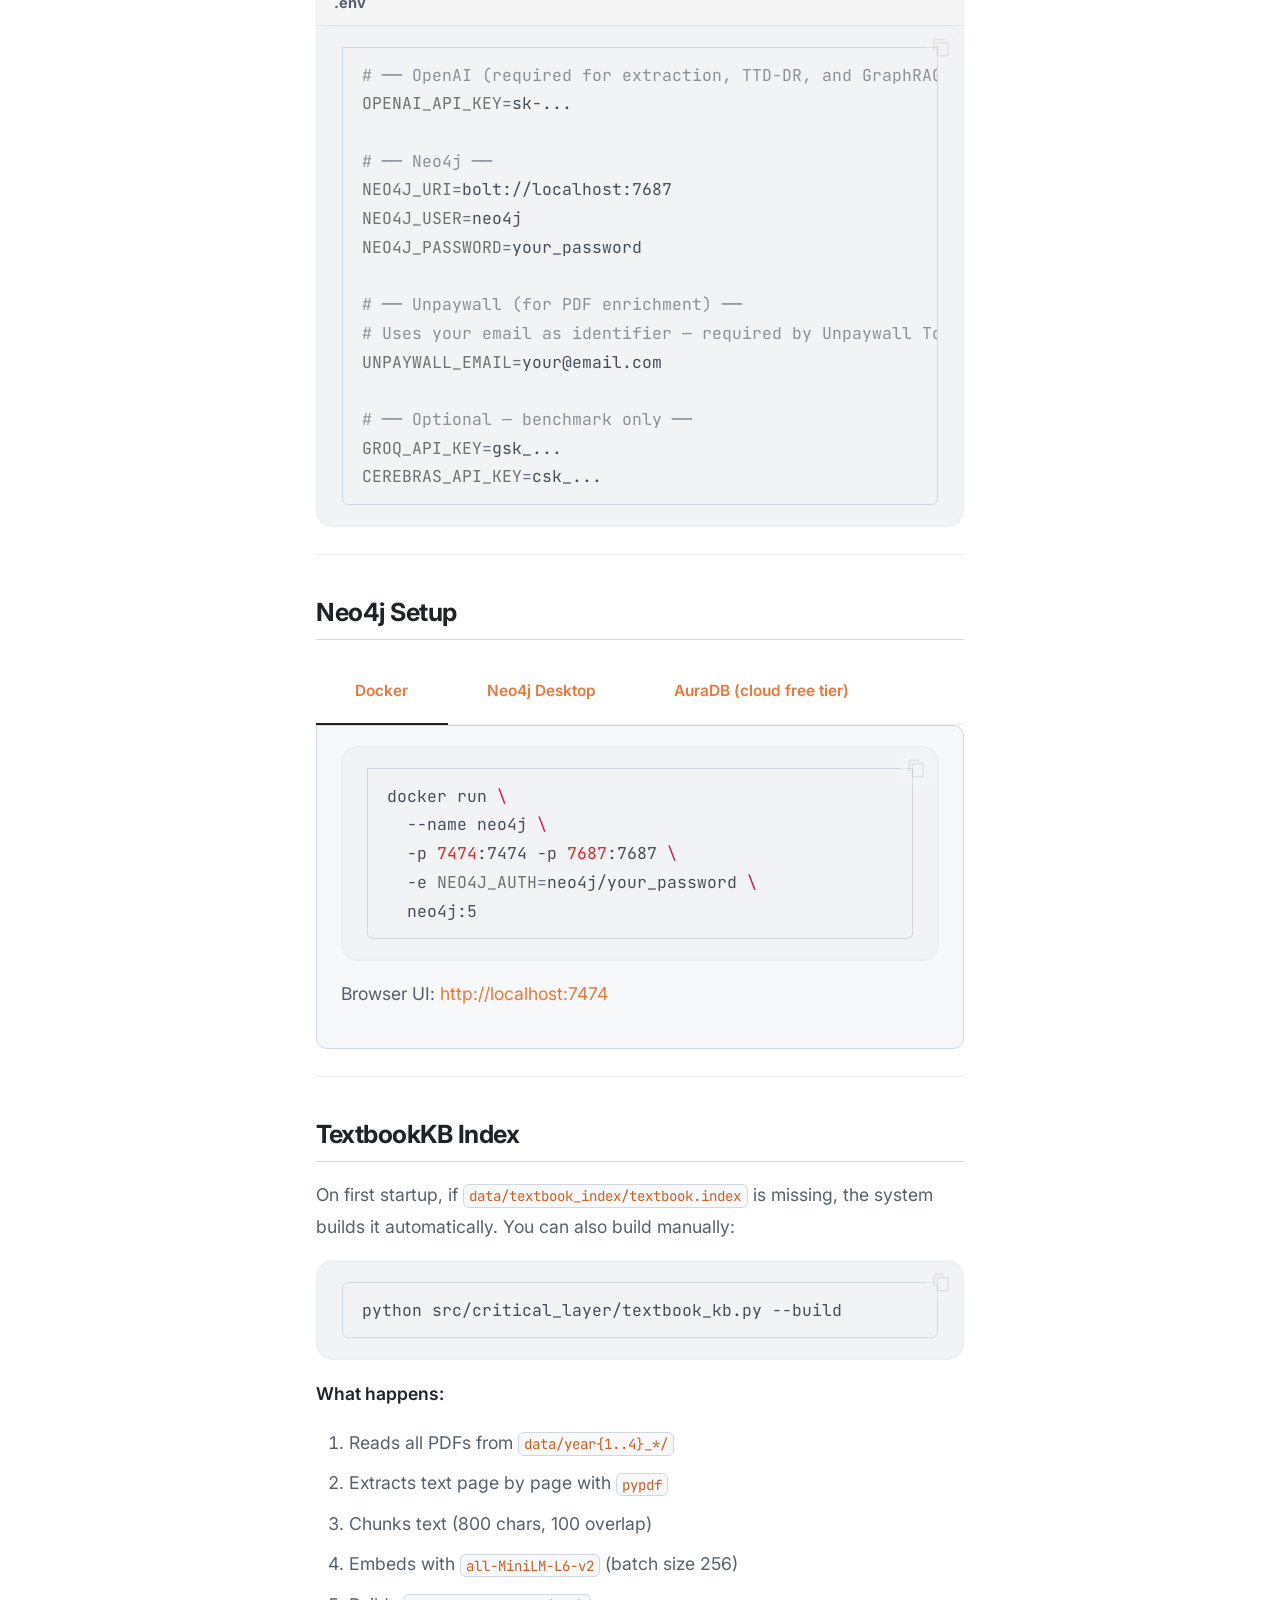
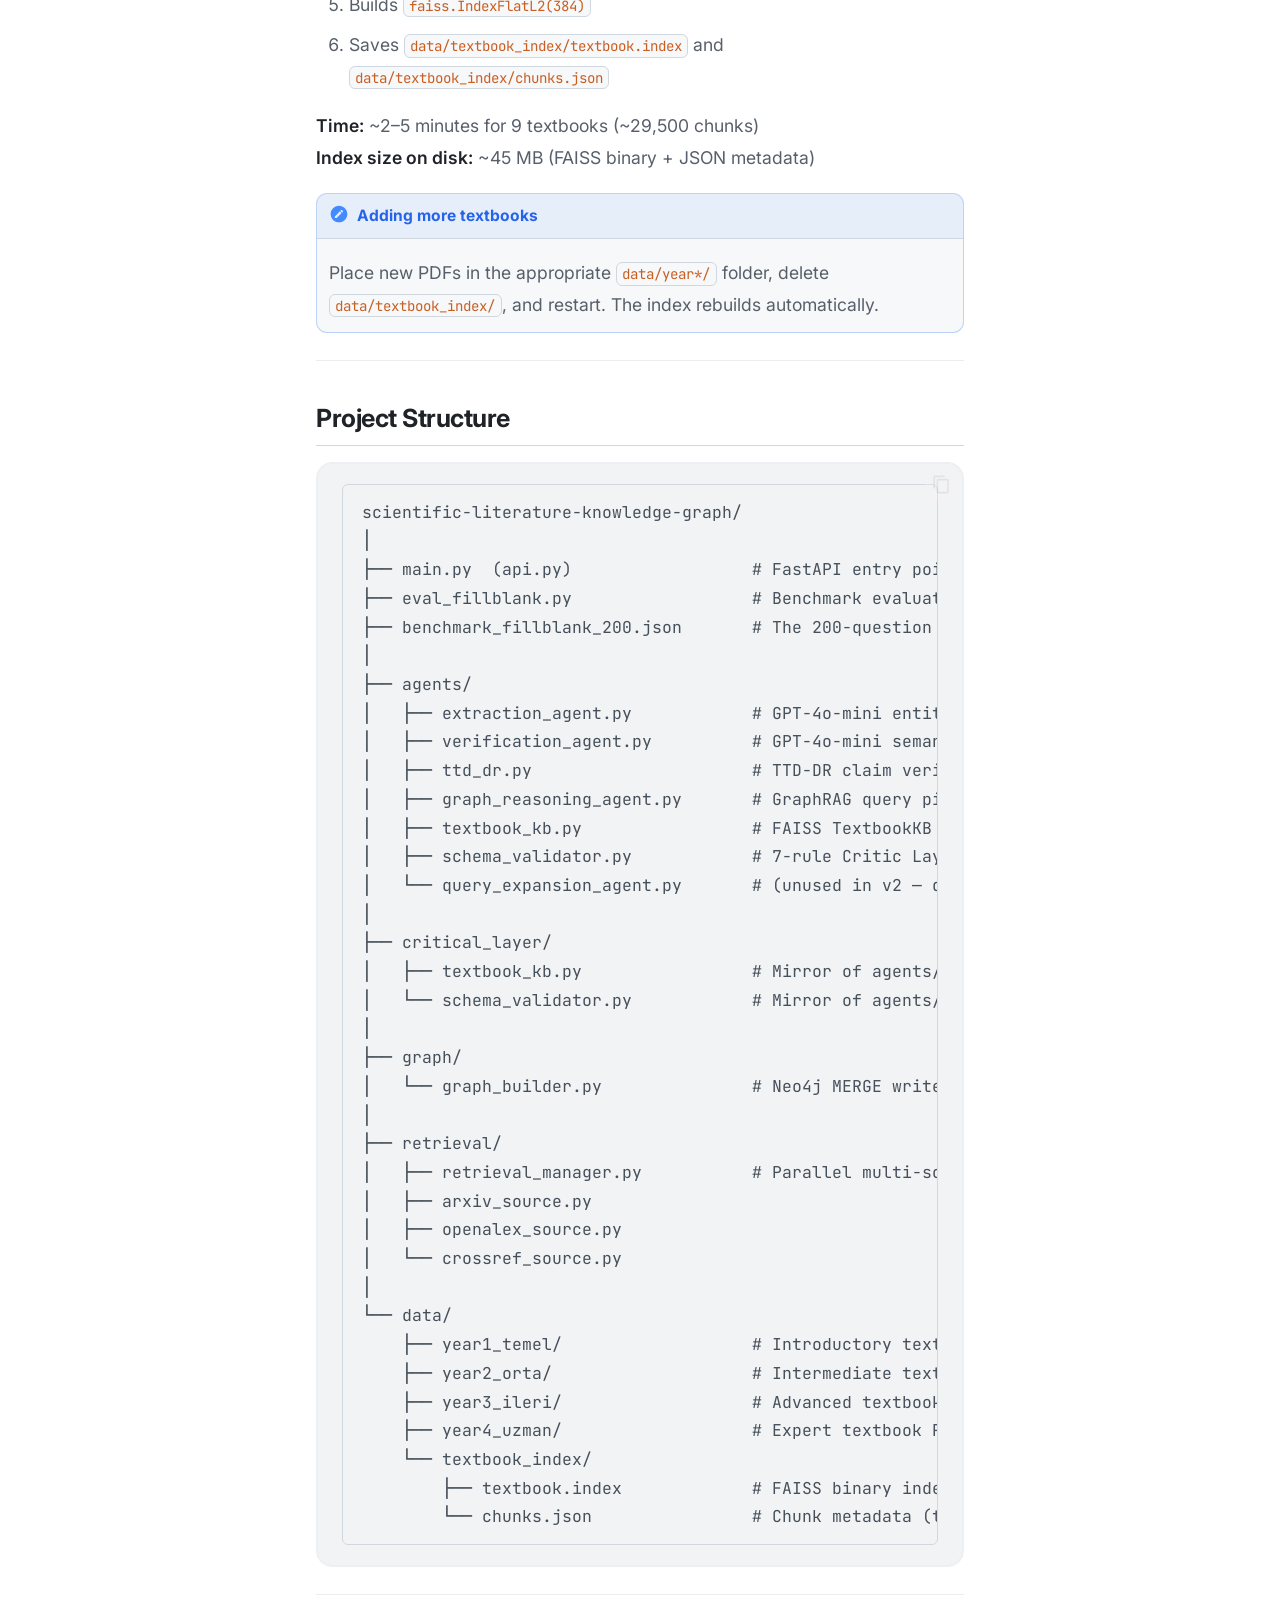
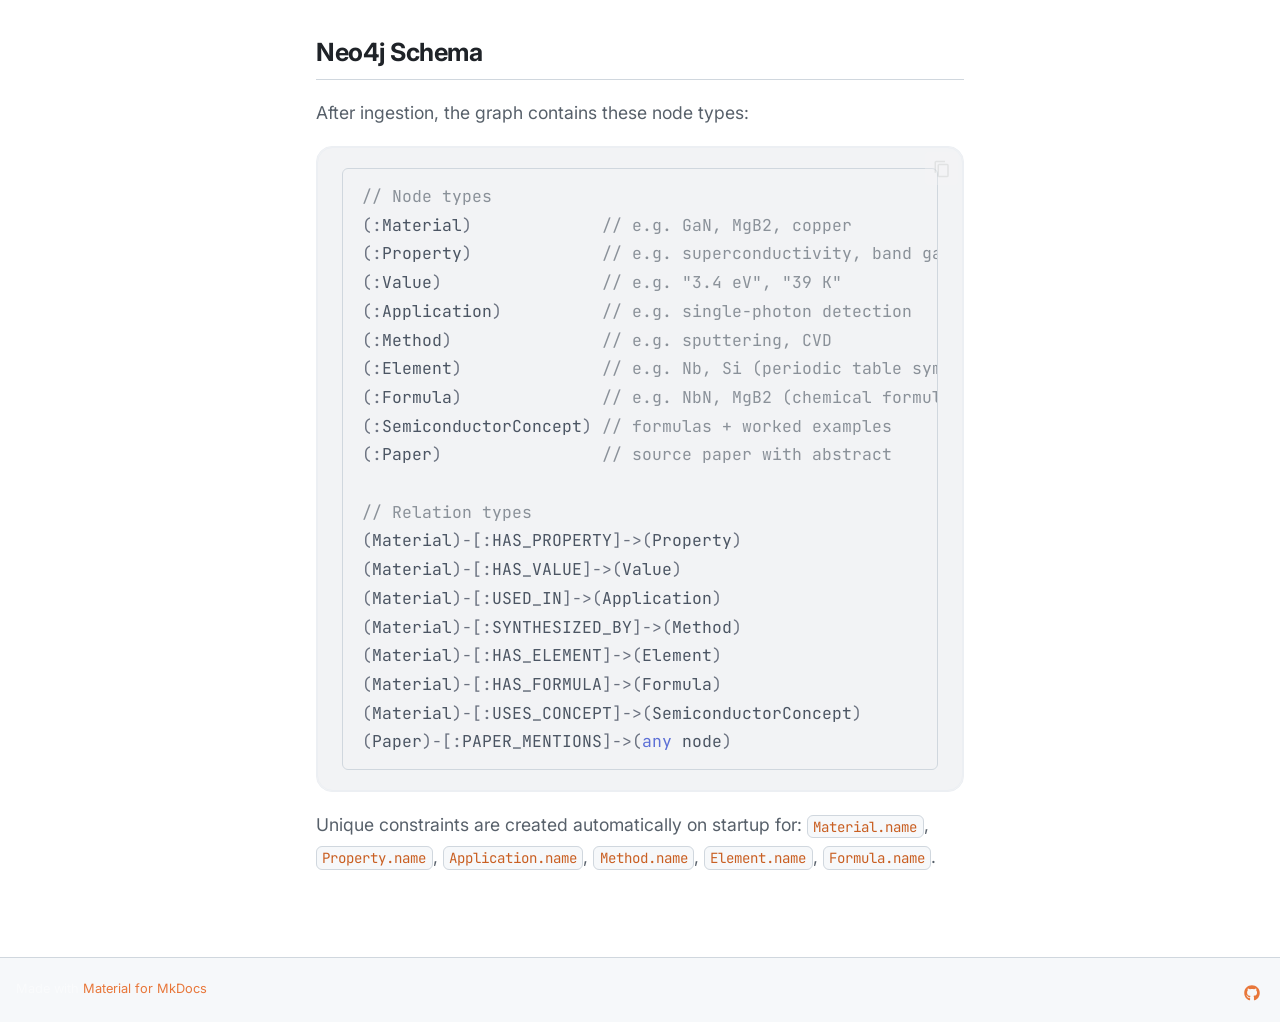
<file: installation/index.html>
<!doctype html>
<html lang="en" class="no-js">
  <head>
    
      <meta charset="utf-8">
      <meta name="viewport" content="width=device-width,initial-scale=1">
      
        <meta name="description" content="Materials Science Knowledge Graph System">
      
      
      
        <link rel="canonical" href="https://snsevval.github.io/scientific-literature-knowledge-graph/installation/">
      
      
        <link rel="prev" href="../quickstart/">
      
      
        <link rel="next" href="../system/architecture/">
      
      
        
      
      
      <link rel="icon" href="../assets/logo.svg">
      <meta name="generator" content="mkdocs-1.6.1, mkdocs-material-9.7.6">
    
    
      
        <title>Installation - Minerva</title>
      
    
    
      <link rel="stylesheet" href="../assets/stylesheets/main.484c7ddc.min.css">
      
        
        <link rel="stylesheet" href="../assets/stylesheets/palette.ab4e12ef.min.css">
      
      


    
    
      
    
    
      
        
        
        <link rel="preconnect" href="https://fonts.gstatic.com" crossorigin>
        <link rel="stylesheet" href="https://fonts.googleapis.com/css?family=Inter:300,300i,400,400i,700,700i%7CJetBrains+Mono:400,400i,700,700i&display=fallback">
        <style>:root{--md-text-font:"Inter";--md-code-font:"JetBrains Mono"}</style>
      
    
    
      <link rel="stylesheet" href="../stylesheets/extra.css">
    
    <script>__md_scope=new URL("..",location),__md_hash=e=>[...e].reduce(((e,_)=>(e<<5)-e+_.charCodeAt(0)),0),__md_get=(e,_=localStorage,t=__md_scope)=>JSON.parse(_.getItem(t.pathname+"."+e)),__md_set=(e,_,t=localStorage,a=__md_scope)=>{try{t.setItem(a.pathname+"."+e,JSON.stringify(_))}catch(e){}}</script>
    
      

    
    
  </head>
  
  
    
    
      
    
    
    
    
    <body dir="ltr" data-md-color-scheme="default" data-md-color-primary="deep-orange" data-md-color-accent="deep-orange">
  
    
    <input class="md-toggle" data-md-toggle="drawer" type="checkbox" id="__drawer" autocomplete="off">
    <input class="md-toggle" data-md-toggle="search" type="checkbox" id="__search" autocomplete="off">
    <label class="md-overlay" for="__drawer"></label>
    <div data-md-component="skip">
      
        
        <a href="#installation" class="md-skip">
          Skip to content
        </a>
      
    </div>
    <div data-md-component="announce">
      
    </div>
    
    
      

<header class="md-header" data-md-component="header">
  <nav class="md-header__inner md-grid" aria-label="Header">
    <a href=".." title="Minerva" class="md-header__button md-logo" aria-label="Minerva" data-md-component="logo">
      
  <img src="../assets/logo.svg" alt="logo">

    </a>
    <label class="md-header__button md-icon" for="__drawer">
      
      <svg xmlns="http://www.w3.org/2000/svg" viewBox="0 0 24 24"><path d="M3 6h18v2H3zm0 5h18v2H3zm0 5h18v2H3z"/></svg>
    </label>
    <div class="md-header__title" data-md-component="header-title">
      <div class="md-header__ellipsis">
        <div class="md-header__topic">
          <span class="md-ellipsis">
            Minerva
          </span>
        </div>
        <div class="md-header__topic" data-md-component="header-topic">
          <span class="md-ellipsis">
            
              Installation
            
          </span>
        </div>
      </div>
    </div>
    
      
        <form class="md-header__option" data-md-component="palette">
  
    
    
    
    <input class="md-option" data-md-color-media="" data-md-color-scheme="default" data-md-color-primary="deep-orange" data-md-color-accent="deep-orange"  aria-label="Switch to dark mode"  type="radio" name="__palette" id="__palette_0">
    
      <label class="md-header__button md-icon" title="Switch to dark mode" for="__palette_1" hidden>
        <svg xmlns="http://www.w3.org/2000/svg" viewBox="0 0 24 24"><path d="M12 18c-.89 0-1.74-.2-2.5-.55C11.56 16.5 13 14.42 13 12s-1.44-4.5-3.5-5.45C10.26 6.2 11.11 6 12 6a6 6 0 0 1 6 6 6 6 0 0 1-6 6m8-9.31V4h-4.69L12 .69 8.69 4H4v4.69L.69 12 4 15.31V20h4.69L12 23.31 15.31 20H20v-4.69L23.31 12z"/></svg>
      </label>
    
  
    
    
    
    <input class="md-option" data-md-color-media="" data-md-color-scheme="slate" data-md-color-primary="deep-orange" data-md-color-accent="deep-orange"  aria-label="Switch to light mode"  type="radio" name="__palette" id="__palette_1">
    
      <label class="md-header__button md-icon" title="Switch to light mode" for="__palette_0" hidden>
        <svg xmlns="http://www.w3.org/2000/svg" viewBox="0 0 24 24"><path d="M12 8a4 4 0 0 0-4 4 4 4 0 0 0 4 4 4 4 0 0 0 4-4 4 4 0 0 0-4-4m0 10a6 6 0 0 1-6-6 6 6 0 0 1 6-6 6 6 0 0 1 6 6 6 6 0 0 1-6 6m8-9.31V4h-4.69L12 .69 8.69 4H4v4.69L.69 12 4 15.31V20h4.69L12 23.31 15.31 20H20v-4.69L23.31 12z"/></svg>
      </label>
    
  
</form>
      
    
    
      <script>var palette=__md_get("__palette");if(palette&&palette.color){if("(prefers-color-scheme)"===palette.color.media){var media=matchMedia("(prefers-color-scheme: light)"),input=document.querySelector(media.matches?"[data-md-color-media='(prefers-color-scheme: light)']":"[data-md-color-media='(prefers-color-scheme: dark)']");palette.color.media=input.getAttribute("data-md-color-media"),palette.color.scheme=input.getAttribute("data-md-color-scheme"),palette.color.primary=input.getAttribute("data-md-color-primary"),palette.color.accent=input.getAttribute("data-md-color-accent")}for(var[key,value]of Object.entries(palette.color))document.body.setAttribute("data-md-color-"+key,value)}</script>
    
    
    
      
      
        <label class="md-header__button md-icon" for="__search">
          
          <svg xmlns="http://www.w3.org/2000/svg" viewBox="0 0 24 24"><path d="M9.5 3A6.5 6.5 0 0 1 16 9.5c0 1.61-.59 3.09-1.56 4.23l.27.27h.79l5 5-1.5 1.5-5-5v-.79l-.27-.27A6.52 6.52 0 0 1 9.5 16 6.5 6.5 0 0 1 3 9.5 6.5 6.5 0 0 1 9.5 3m0 2C7 5 5 7 5 9.5S7 14 9.5 14 14 12 14 9.5 12 5 9.5 5"/></svg>
        </label>
        <div class="md-search" data-md-component="search" role="dialog">
  <label class="md-search__overlay" for="__search"></label>
  <div class="md-search__inner" role="search">
    <form class="md-search__form" name="search">
      <input type="text" class="md-search__input" name="query" aria-label="Search" placeholder="Search" autocapitalize="off" autocorrect="off" autocomplete="off" spellcheck="false" data-md-component="search-query" required>
      <label class="md-search__icon md-icon" for="__search">
        
        <svg xmlns="http://www.w3.org/2000/svg" viewBox="0 0 24 24"><path d="M9.5 3A6.5 6.5 0 0 1 16 9.5c0 1.61-.59 3.09-1.56 4.23l.27.27h.79l5 5-1.5 1.5-5-5v-.79l-.27-.27A6.52 6.52 0 0 1 9.5 16 6.5 6.5 0 0 1 3 9.5 6.5 6.5 0 0 1 9.5 3m0 2C7 5 5 7 5 9.5S7 14 9.5 14 14 12 14 9.5 12 5 9.5 5"/></svg>
        
        <svg xmlns="http://www.w3.org/2000/svg" viewBox="0 0 24 24"><path d="M20 11v2H8l5.5 5.5-1.42 1.42L4.16 12l7.92-7.92L13.5 5.5 8 11z"/></svg>
      </label>
      <nav class="md-search__options" aria-label="Search">
        
        <button type="reset" class="md-search__icon md-icon" title="Clear" aria-label="Clear" tabindex="-1">
          
          <svg xmlns="http://www.w3.org/2000/svg" viewBox="0 0 24 24"><path d="M19 6.41 17.59 5 12 10.59 6.41 5 5 6.41 10.59 12 5 17.59 6.41 19 12 13.41 17.59 19 19 17.59 13.41 12z"/></svg>
        </button>
      </nav>
      
        <div class="md-search__suggest" data-md-component="search-suggest"></div>
      
    </form>
    <div class="md-search__output">
      <div class="md-search__scrollwrap" tabindex="0" data-md-scrollfix>
        <div class="md-search-result" data-md-component="search-result">
          <div class="md-search-result__meta">
            Initializing search
          </div>
          <ol class="md-search-result__list" role="presentation"></ol>
        </div>
      </div>
    </div>
  </div>
</div>
      
    
    
      <div class="md-header__source">
        <a href="https://github.com/snsevval/scientific-literature-knowledge-graph" title="Go to repository" class="md-source" data-md-component="source">
  <div class="md-source__icon md-icon">
    
    <svg xmlns="http://www.w3.org/2000/svg" viewBox="0 0 448 512"><!--! Font Awesome Free 7.1.0 by @fontawesome - https://fontawesome.com License - https://fontawesome.com/license/free (Icons: CC BY 4.0, Fonts: SIL OFL 1.1, Code: MIT License) Copyright 2025 Fonticons, Inc.--><path d="M439.6 236.1 244 40.5c-5.4-5.5-12.8-8.5-20.4-8.5s-15 3-20.4 8.4L162.5 81l51.5 51.5c27.1-9.1 52.7 16.8 43.4 43.7l49.7 49.7c34.2-11.8 61.2 31 35.5 56.7-26.5 26.5-70.2-2.9-56-37.3L240.3 199v121.9c25.3 12.5 22.3 41.8 9.1 55-6.4 6.4-15.2 10.1-24.3 10.1s-17.8-3.6-24.3-10.1c-17.6-17.6-11.1-46.9 11.2-56v-123c-20.8-8.5-24.6-30.7-18.6-45L142.6 101 8.5 235.1C3 240.6 0 247.9 0 255.5s3 15 8.5 20.4l195.6 195.7c5.4 5.4 12.7 8.4 20.4 8.4s15-3 20.4-8.4l194.7-194.7c5.4-5.4 8.4-12.8 8.4-20.4s-3-15-8.4-20.4"/></svg>
  </div>
  <div class="md-source__repository">
    snsevval/minerva
  </div>
</a>
      </div>
    
  </nav>
  
</header>
    
    <div class="md-container" data-md-component="container">
      
      
        
          
            
<nav class="md-tabs" aria-label="Tabs" data-md-component="tabs">
  <div class="md-grid">
    <ul class="md-tabs__list">
      
        
  
  
  
  
    <li class="md-tabs__item">
      <a href=".." class="md-tabs__link">
        
  
  
    
  
  Home

      </a>
    </li>
  

      
        
  
  
  
    
  
  
    
    
      <li class="md-tabs__item md-tabs__item--active">
        <a href="../quickstart/" class="md-tabs__link">
          
  
  
  Getting Started

        </a>
      </li>
    
  

      
        
  
  
  
  
    
    
      <li class="md-tabs__item">
        <a href="../system/architecture/" class="md-tabs__link">
          
  
  
  System

        </a>
      </li>
    
  

      
        
  
  
  
  
    
    
      <li class="md-tabs__item">
        <a href="../evaluation/benchmark/" class="md-tabs__link">
          
  
  
  Evaluation

        </a>
      </li>
    
  

      
    </ul>
  </div>
</nav>
          
        
      
      <main class="md-main" data-md-component="main">
        <div class="md-main__inner md-grid">
          
            
              
              <div class="md-sidebar md-sidebar--primary" data-md-component="sidebar" data-md-type="navigation" >
                <div class="md-sidebar__scrollwrap">
                  <div class="md-sidebar__inner">
                    


  


<nav class="md-nav md-nav--primary md-nav--lifted" aria-label="Navigation" data-md-level="0">
  <label class="md-nav__title" for="__drawer">
    <a href=".." title="Minerva" class="md-nav__button md-logo" aria-label="Minerva" data-md-component="logo">
      
  <img src="../assets/logo.svg" alt="logo">

    </a>
    Minerva
  </label>
  
    <div class="md-nav__source">
      <a href="https://github.com/snsevval/scientific-literature-knowledge-graph" title="Go to repository" class="md-source" data-md-component="source">
  <div class="md-source__icon md-icon">
    
    <svg xmlns="http://www.w3.org/2000/svg" viewBox="0 0 448 512"><!--! Font Awesome Free 7.1.0 by @fontawesome - https://fontawesome.com License - https://fontawesome.com/license/free (Icons: CC BY 4.0, Fonts: SIL OFL 1.1, Code: MIT License) Copyright 2025 Fonticons, Inc.--><path d="M439.6 236.1 244 40.5c-5.4-5.5-12.8-8.5-20.4-8.5s-15 3-20.4 8.4L162.5 81l51.5 51.5c27.1-9.1 52.7 16.8 43.4 43.7l49.7 49.7c34.2-11.8 61.2 31 35.5 56.7-26.5 26.5-70.2-2.9-56-37.3L240.3 199v121.9c25.3 12.5 22.3 41.8 9.1 55-6.4 6.4-15.2 10.1-24.3 10.1s-17.8-3.6-24.3-10.1c-17.6-17.6-11.1-46.9 11.2-56v-123c-20.8-8.5-24.6-30.7-18.6-45L142.6 101 8.5 235.1C3 240.6 0 247.9 0 255.5s3 15 8.5 20.4l195.6 195.7c5.4 5.4 12.7 8.4 20.4 8.4s15-3 20.4-8.4l194.7-194.7c5.4-5.4 8.4-12.8 8.4-20.4s-3-15-8.4-20.4"/></svg>
  </div>
  <div class="md-source__repository">
    snsevval/minerva
  </div>
</a>
    </div>
  
  <ul class="md-nav__list" data-md-scrollfix>
    
      
      
  
  
  
  
    <li class="md-nav__item">
      <a href=".." class="md-nav__link">
        
  
  
  <span class="md-ellipsis">
    
  
    Home
  

    
  </span>
  
  

      </a>
    </li>
  

    
      
      
  
  
    
  
  
  
    
    
    
    
      
        
        
      
      
        
      
    
    
    <li class="md-nav__item md-nav__item--active md-nav__item--section md-nav__item--nested">
      
        
        
        <input class="md-nav__toggle md-toggle " type="checkbox" id="__nav_2" checked>
        
          
          <label class="md-nav__link" for="__nav_2" id="__nav_2_label" tabindex="">
            
  
  
  <span class="md-ellipsis">
    
  
    Getting Started
  

    
  </span>
  
  

            <span class="md-nav__icon md-icon"></span>
          </label>
        
        <nav class="md-nav" data-md-level="1" aria-labelledby="__nav_2_label" aria-expanded="true">
          <label class="md-nav__title" for="__nav_2">
            <span class="md-nav__icon md-icon"></span>
            
  
    Getting Started
  

          </label>
          <ul class="md-nav__list" data-md-scrollfix>
            
              
                
  
  
  
  
    <li class="md-nav__item">
      <a href="../quickstart/" class="md-nav__link">
        
  
  
  <span class="md-ellipsis">
    
  
    Quick Start
  

    
  </span>
  
  

      </a>
    </li>
  

              
            
              
                
  
  
    
  
  
  
    <li class="md-nav__item md-nav__item--active">
      
      <input class="md-nav__toggle md-toggle" type="checkbox" id="__toc">
      
      
        
      
      
        <label class="md-nav__link md-nav__link--active" for="__toc">
          
  
  
  <span class="md-ellipsis">
    
  
    Installation
  

    
  </span>
  
  

          <span class="md-nav__icon md-icon"></span>
        </label>
      
      <a href="./" class="md-nav__link md-nav__link--active">
        
  
  
  <span class="md-ellipsis">
    
  
    Installation
  

    
  </span>
  
  

      </a>
      
        

<nav class="md-nav md-nav--secondary" aria-label="Table of contents">
  
  
  
    
  
  
    <label class="md-nav__title" for="__toc">
      <span class="md-nav__icon md-icon"></span>
      Table of contents
    </label>
    <ul class="md-nav__list" data-md-component="toc" data-md-scrollfix>
      
        <li class="md-nav__item">
  <a href="#system-requirements" class="md-nav__link">
    <span class="md-ellipsis">
      
        System Requirements
      
    </span>
  </a>
  
</li>
      
        <li class="md-nav__item">
  <a href="#python-dependencies" class="md-nav__link">
    <span class="md-ellipsis">
      
        Python Dependencies
      
    </span>
  </a>
  
</li>
      
        <li class="md-nav__item">
  <a href="#environment-variables" class="md-nav__link">
    <span class="md-ellipsis">
      
        Environment Variables
      
    </span>
  </a>
  
</li>
      
        <li class="md-nav__item">
  <a href="#neo4j-setup" class="md-nav__link">
    <span class="md-ellipsis">
      
        Neo4j Setup
      
    </span>
  </a>
  
</li>
      
        <li class="md-nav__item">
  <a href="#textbookkb-index" class="md-nav__link">
    <span class="md-ellipsis">
      
        TextbookKB Index
      
    </span>
  </a>
  
</li>
      
        <li class="md-nav__item">
  <a href="#project-structure" class="md-nav__link">
    <span class="md-ellipsis">
      
        Project Structure
      
    </span>
  </a>
  
</li>
      
        <li class="md-nav__item">
  <a href="#neo4j-schema" class="md-nav__link">
    <span class="md-ellipsis">
      
        Neo4j Schema
      
    </span>
  </a>
  
</li>
      
    </ul>
  
</nav>
      
    </li>
  

              
            
          </ul>
        </nav>
      
    </li>
  

    
      
      
  
  
  
  
    
    
    
    
      
      
        
      
    
    
    <li class="md-nav__item md-nav__item--nested">
      
        
        
          
        
        <input class="md-nav__toggle md-toggle md-toggle--indeterminate" type="checkbox" id="__nav_3" >
        
          
          <label class="md-nav__link" for="__nav_3" id="__nav_3_label" tabindex="0">
            
  
  
  <span class="md-ellipsis">
    
  
    System
  

    
  </span>
  
  

            <span class="md-nav__icon md-icon"></span>
          </label>
        
        <nav class="md-nav" data-md-level="1" aria-labelledby="__nav_3_label" aria-expanded="false">
          <label class="md-nav__title" for="__nav_3">
            <span class="md-nav__icon md-icon"></span>
            
  
    System
  

          </label>
          <ul class="md-nav__list" data-md-scrollfix>
            
              
                
  
  
  
  
    <li class="md-nav__item">
      <a href="../system/architecture/" class="md-nav__link">
        
  
  
  <span class="md-ellipsis">
    
  
    Architecture
  

    
  </span>
  
  

      </a>
    </li>
  

              
            
              
                
  
  
  
  
    <li class="md-nav__item">
      <a href="../system/ttddr/" class="md-nav__link">
        
  
  
  <span class="md-ellipsis">
    
  
    TTD-DR
  

    
  </span>
  
  

      </a>
    </li>
  

              
            
              
                
  
  
  
  
    <li class="md-nav__item">
      <a href="../system/textbookkb/" class="md-nav__link">
        
  
  
  <span class="md-ellipsis">
    
  
    TextbookKB
  

    
  </span>
  
  

      </a>
    </li>
  

              
            
              
                
  
  
  
  
    <li class="md-nav__item">
      <a href="../system/critic/" class="md-nav__link">
        
  
  
  <span class="md-ellipsis">
    
  
    Critic Layer
  

    
  </span>
  
  

      </a>
    </li>
  

              
            
          </ul>
        </nav>
      
    </li>
  

    
      
      
  
  
  
  
    
    
    
    
      
      
        
      
    
    
    <li class="md-nav__item md-nav__item--nested">
      
        
        
          
        
        <input class="md-nav__toggle md-toggle md-toggle--indeterminate" type="checkbox" id="__nav_4" >
        
          
          <label class="md-nav__link" for="__nav_4" id="__nav_4_label" tabindex="0">
            
  
  
  <span class="md-ellipsis">
    
  
    Evaluation
  

    
  </span>
  
  

            <span class="md-nav__icon md-icon"></span>
          </label>
        
        <nav class="md-nav" data-md-level="1" aria-labelledby="__nav_4_label" aria-expanded="false">
          <label class="md-nav__title" for="__nav_4">
            <span class="md-nav__icon md-icon"></span>
            
  
    Evaluation
  

          </label>
          <ul class="md-nav__list" data-md-scrollfix>
            
              
                
  
  
  
  
    <li class="md-nav__item">
      <a href="../evaluation/benchmark/" class="md-nav__link">
        
  
  
  <span class="md-ellipsis">
    
  
    Benchmark
  

    
  </span>
  
  

      </a>
    </li>
  

              
            
              
                
  
  
  
  
    <li class="md-nav__item">
      <a href="../evaluation/results/" class="md-nav__link">
        
  
  
  <span class="md-ellipsis">
    
  
    Results
  

    
  </span>
  
  

      </a>
    </li>
  

              
            
              
                
  
  
  
  
    <li class="md-nav__item">
      <a href="../evaluation/dataset/" class="md-nav__link">
        
  
  
  <span class="md-ellipsis">
    
  
    Dataset
  

    
  </span>
  
  

      </a>
    </li>
  

              
            
          </ul>
        </nav>
      
    </li>
  

    
  </ul>
</nav>
                  </div>
                </div>
              </div>
            
            
              
              <div class="md-sidebar md-sidebar--secondary" data-md-component="sidebar" data-md-type="toc" >
                <div class="md-sidebar__scrollwrap">
                  <div class="md-sidebar__inner">
                    

<nav class="md-nav md-nav--secondary" aria-label="Table of contents">
  
  
  
    
  
  
    <label class="md-nav__title" for="__toc">
      <span class="md-nav__icon md-icon"></span>
      Table of contents
    </label>
    <ul class="md-nav__list" data-md-component="toc" data-md-scrollfix>
      
        <li class="md-nav__item">
  <a href="#system-requirements" class="md-nav__link">
    <span class="md-ellipsis">
      
        System Requirements
      
    </span>
  </a>
  
</li>
      
        <li class="md-nav__item">
  <a href="#python-dependencies" class="md-nav__link">
    <span class="md-ellipsis">
      
        Python Dependencies
      
    </span>
  </a>
  
</li>
      
        <li class="md-nav__item">
  <a href="#environment-variables" class="md-nav__link">
    <span class="md-ellipsis">
      
        Environment Variables
      
    </span>
  </a>
  
</li>
      
        <li class="md-nav__item">
  <a href="#neo4j-setup" class="md-nav__link">
    <span class="md-ellipsis">
      
        Neo4j Setup
      
    </span>
  </a>
  
</li>
      
        <li class="md-nav__item">
  <a href="#textbookkb-index" class="md-nav__link">
    <span class="md-ellipsis">
      
        TextbookKB Index
      
    </span>
  </a>
  
</li>
      
        <li class="md-nav__item">
  <a href="#project-structure" class="md-nav__link">
    <span class="md-ellipsis">
      
        Project Structure
      
    </span>
  </a>
  
</li>
      
        <li class="md-nav__item">
  <a href="#neo4j-schema" class="md-nav__link">
    <span class="md-ellipsis">
      
        Neo4j Schema
      
    </span>
  </a>
  
</li>
      
    </ul>
  
</nav>
                  </div>
                </div>
              </div>
            
          
          
            <div class="md-content" data-md-component="content">
              
              <article class="md-content__inner md-typeset">
                
                  



<h1 id="installation">Installation<a class="headerlink" href="#installation" title="Permanent link">&para;</a></h1>
<h2 id="system-requirements">System Requirements<a class="headerlink" href="#system-requirements" title="Permanent link">&para;</a></h2>
<table>
<thead>
<tr>
<th>Component</th>
<th>Requirement</th>
<th>Notes</th>
</tr>
</thead>
<tbody>
<tr>
<td>Python</td>
<td>3.10+</td>
<td></td>
</tr>
<tr>
<td>Neo4j</td>
<td>5.x</td>
<td>Local Docker or AuraDB cloud</td>
</tr>
<tr>
<td>RAM</td>
<td>4 GB+</td>
<td>FAISS index loads ~200MB into memory</td>
</tr>
<tr>
<td>Disk</td>
<td>2 GB+</td>
<td>PDF textbooks + FAISS index</td>
</tr>
<tr>
<td>OpenAI API</td>
<td>Required</td>
<td>GPT-4o-mini + GPT-4o</td>
</tr>
<tr>
<td>Groq / Cerebras</td>
<td>Optional</td>
<td>Benchmark comparison only</td>
</tr>
</tbody>
</table>
<hr />
<h2 id="python-dependencies">Python Dependencies<a class="headerlink" href="#python-dependencies" title="Permanent link">&para;</a></h2>
<div class="highlight"><pre><span></span><code><a id="__codelineno-0-1" name="__codelineno-0-1" href="#__codelineno-0-1"></a>pip<span class="w"> </span>install<span class="w"> </span>openai<span class="w"> </span><span class="se">\</span>
<a id="__codelineno-0-2" name="__codelineno-0-2" href="#__codelineno-0-2"></a><span class="w">            </span>neo4j<span class="w"> </span><span class="se">\</span>
<a id="__codelineno-0-3" name="__codelineno-0-3" href="#__codelineno-0-3"></a><span class="w">            </span>faiss-cpu<span class="w"> </span><span class="se">\</span>
<a id="__codelineno-0-4" name="__codelineno-0-4" href="#__codelineno-0-4"></a><span class="w">            </span>sentence-transformers<span class="w"> </span><span class="se">\</span>
<a id="__codelineno-0-5" name="__codelineno-0-5" href="#__codelineno-0-5"></a><span class="w">            </span>fastapi<span class="w"> </span><span class="se">\</span>
<a id="__codelineno-0-6" name="__codelineno-0-6" href="#__codelineno-0-6"></a><span class="w">            </span>uvicorn<span class="w"> </span><span class="se">\</span>
<a id="__codelineno-0-7" name="__codelineno-0-7" href="#__codelineno-0-7"></a><span class="w">            </span>python-dotenv<span class="w"> </span><span class="se">\</span>
<a id="__codelineno-0-8" name="__codelineno-0-8" href="#__codelineno-0-8"></a><span class="w">            </span>httpx<span class="w"> </span><span class="se">\</span>
<a id="__codelineno-0-9" name="__codelineno-0-9" href="#__codelineno-0-9"></a><span class="w">            </span>aiohttp<span class="w"> </span><span class="se">\</span>
<a id="__codelineno-0-10" name="__codelineno-0-10" href="#__codelineno-0-10"></a><span class="w">            </span>pymupdf<span class="w"> </span><span class="se">\</span>
<a id="__codelineno-0-11" name="__codelineno-0-11" href="#__codelineno-0-11"></a><span class="w">            </span>pypdf
</code></pre></div>
<p>For the benchmark evaluation only:
<div class="highlight"><pre><span></span><code><a id="__codelineno-1-1" name="__codelineno-1-1" href="#__codelineno-1-1"></a>pip<span class="w"> </span>install<span class="w"> </span>groq<span class="w"> </span>cerebras-cloud-sdk
</code></pre></div></p>
<hr />
<h2 id="environment-variables">Environment Variables<a class="headerlink" href="#environment-variables" title="Permanent link">&para;</a></h2>
<div class="highlight"><span class="filename">.env</span><pre><span></span><code><a id="__codelineno-2-1" name="__codelineno-2-1" href="#__codelineno-2-1"></a><span class="c1"># ── OpenAI (required for extraction, TTD-DR, and GraphRAG) ──</span>
<a id="__codelineno-2-2" name="__codelineno-2-2" href="#__codelineno-2-2"></a><span class="nv">OPENAI_API_KEY</span><span class="o">=</span>sk-...
<a id="__codelineno-2-3" name="__codelineno-2-3" href="#__codelineno-2-3"></a>
<a id="__codelineno-2-4" name="__codelineno-2-4" href="#__codelineno-2-4"></a><span class="c1"># ── Neo4j ──</span>
<a id="__codelineno-2-5" name="__codelineno-2-5" href="#__codelineno-2-5"></a><span class="nv">NEO4J_URI</span><span class="o">=</span>bolt://localhost:7687
<a id="__codelineno-2-6" name="__codelineno-2-6" href="#__codelineno-2-6"></a><span class="nv">NEO4J_USER</span><span class="o">=</span>neo4j
<a id="__codelineno-2-7" name="__codelineno-2-7" href="#__codelineno-2-7"></a><span class="nv">NEO4J_PASSWORD</span><span class="o">=</span>your_password
<a id="__codelineno-2-8" name="__codelineno-2-8" href="#__codelineno-2-8"></a>
<a id="__codelineno-2-9" name="__codelineno-2-9" href="#__codelineno-2-9"></a><span class="c1"># ── Unpaywall (for PDF enrichment) ──</span>
<a id="__codelineno-2-10" name="__codelineno-2-10" href="#__codelineno-2-10"></a><span class="c1"># Uses your email as identifier — required by Unpaywall ToS</span>
<a id="__codelineno-2-11" name="__codelineno-2-11" href="#__codelineno-2-11"></a><span class="nv">UNPAYWALL_EMAIL</span><span class="o">=</span>your@email.com
<a id="__codelineno-2-12" name="__codelineno-2-12" href="#__codelineno-2-12"></a>
<a id="__codelineno-2-13" name="__codelineno-2-13" href="#__codelineno-2-13"></a><span class="c1"># ── Optional — benchmark only ──</span>
<a id="__codelineno-2-14" name="__codelineno-2-14" href="#__codelineno-2-14"></a><span class="nv">GROQ_API_KEY</span><span class="o">=</span>gsk_...
<a id="__codelineno-2-15" name="__codelineno-2-15" href="#__codelineno-2-15"></a><span class="nv">CEREBRAS_API_KEY</span><span class="o">=</span>csk_...
</code></pre></div>
<hr />
<h2 id="neo4j-setup">Neo4j Setup<a class="headerlink" href="#neo4j-setup" title="Permanent link">&para;</a></h2>
<div class="tabbed-set tabbed-alternate" data-tabs="1:3"><input checked="checked" id="__tabbed_1_1" name="__tabbed_1" type="radio" /><input id="__tabbed_1_2" name="__tabbed_1" type="radio" /><input id="__tabbed_1_3" name="__tabbed_1" type="radio" /><div class="tabbed-labels"><label for="__tabbed_1_1">Docker</label><label for="__tabbed_1_2">Neo4j Desktop</label><label for="__tabbed_1_3">AuraDB (cloud free tier)</label></div>
<div class="tabbed-content">
<div class="tabbed-block">
<div class="highlight"><pre><span></span><code><a id="__codelineno-3-1" name="__codelineno-3-1" href="#__codelineno-3-1"></a>docker<span class="w"> </span>run<span class="w"> </span><span class="se">\</span>
<a id="__codelineno-3-2" name="__codelineno-3-2" href="#__codelineno-3-2"></a><span class="w">  </span>--name<span class="w"> </span>neo4j<span class="w"> </span><span class="se">\</span>
<a id="__codelineno-3-3" name="__codelineno-3-3" href="#__codelineno-3-3"></a><span class="w">  </span>-p<span class="w"> </span><span class="m">7474</span>:7474<span class="w"> </span>-p<span class="w"> </span><span class="m">7687</span>:7687<span class="w"> </span><span class="se">\</span>
<a id="__codelineno-3-4" name="__codelineno-3-4" href="#__codelineno-3-4"></a><span class="w">  </span>-e<span class="w"> </span><span class="nv">NEO4J_AUTH</span><span class="o">=</span>neo4j/your_password<span class="w"> </span><span class="se">\</span>
<a id="__codelineno-3-5" name="__codelineno-3-5" href="#__codelineno-3-5"></a><span class="w">  </span>neo4j:5
</code></pre></div>
<p>Browser UI: <a href="http://localhost:7474">http://localhost:7474</a></p>
</div>
<div class="tabbed-block">
<p>Download from <a href="https://neo4j.com/download">neo4j.com/download</a>. Create a project, add a local DBMS (version 5.x), set a password, start it.</p>
</div>
<div class="tabbed-block">
<ol>
<li>Sign up at <a href="https://neo4j.com/cloud/platform/aura-graph-database/">neo4j.com/cloud</a></li>
<li>Create a free instance</li>
<li>Copy the Bolt URL (<code>neo4j+s://...</code>) and set as <code>NEO4J_URI</code></li>
<li>Set <code>NEO4J_USER=neo4j</code> and the password from the instance details</li>
</ol>
</div>
</div>
</div>
<hr />
<h2 id="textbookkb-index">TextbookKB Index<a class="headerlink" href="#textbookkb-index" title="Permanent link">&para;</a></h2>
<p>On first startup, if <code>data/textbook_index/textbook.index</code> is missing, the system builds it automatically. You can also build manually:</p>
<div class="highlight"><pre><span></span><code><a id="__codelineno-4-1" name="__codelineno-4-1" href="#__codelineno-4-1"></a>python<span class="w"> </span>src/critical_layer/textbook_kb.py<span class="w"> </span>--build
</code></pre></div>
<p><strong>What happens:</strong></p>
<ol>
<li>Reads all PDFs from <code>data/year{1..4}_*/</code></li>
<li>Extracts text page by page with <code>pypdf</code></li>
<li>Chunks text (800 chars, 100 overlap)</li>
<li>Embeds with <code>all-MiniLM-L6-v2</code> (batch size 256)</li>
<li>Builds <code>faiss.IndexFlatL2(384)</code></li>
<li>Saves <code>data/textbook_index/textbook.index</code> and <code>data/textbook_index/chunks.json</code></li>
</ol>
<p><strong>Time:</strong> ~2–5 minutes for 9 textbooks (~29,500 chunks)<br />
<strong>Index size on disk:</strong> ~45 MB (FAISS binary + JSON metadata)</p>
<div class="admonition note">
<p class="admonition-title">Adding more textbooks</p>
<p>Place new PDFs in the appropriate <code>data/year*/</code> folder, delete <code>data/textbook_index/</code>, and restart. The index rebuilds automatically.</p>
</div>
<hr />
<h2 id="project-structure">Project Structure<a class="headerlink" href="#project-structure" title="Permanent link">&para;</a></h2>
<div class="highlight"><pre><span></span><code><a id="__codelineno-5-1" name="__codelineno-5-1" href="#__codelineno-5-1"></a>scientific-literature-knowledge-graph/
<a id="__codelineno-5-2" name="__codelineno-5-2" href="#__codelineno-5-2"></a>│
<a id="__codelineno-5-3" name="__codelineno-5-3" href="#__codelineno-5-3"></a>├── main.py  (api.py)                  # FastAPI entry point — pipeline orchestration
<a id="__codelineno-5-4" name="__codelineno-5-4" href="#__codelineno-5-4"></a>├── eval_fillblank.py                  # Benchmark evaluator (8 models, 200 questions)
<a id="__codelineno-5-5" name="__codelineno-5-5" href="#__codelineno-5-5"></a>├── benchmark_fillblank_200.json       # The 200-question benchmark dataset
<a id="__codelineno-5-6" name="__codelineno-5-6" href="#__codelineno-5-6"></a>│
<a id="__codelineno-5-7" name="__codelineno-5-7" href="#__codelineno-5-7"></a>├── agents/
<a id="__codelineno-5-8" name="__codelineno-5-8" href="#__codelineno-5-8"></a>│   ├── extraction_agent.py            # GPT-4o-mini entity/relation extraction
<a id="__codelineno-5-9" name="__codelineno-5-9" href="#__codelineno-5-9"></a>│   ├── verification_agent.py          # GPT-4o-mini semantic relation verifier
<a id="__codelineno-5-10" name="__codelineno-5-10" href="#__codelineno-5-10"></a>│   ├── ttd_dr.py                      # TTD-DR claim verification (FAISS + LLM)
<a id="__codelineno-5-11" name="__codelineno-5-11" href="#__codelineno-5-11"></a>│   ├── graph_reasoning_agent.py       # GraphRAG query pipeline (GPT-4o)
<a id="__codelineno-5-12" name="__codelineno-5-12" href="#__codelineno-5-12"></a>│   ├── textbook_kb.py                 # FAISS TextbookKB + search API
<a id="__codelineno-5-13" name="__codelineno-5-13" href="#__codelineno-5-13"></a>│   ├── schema_validator.py            # 7-rule Critic Layer (pure Python)
<a id="__codelineno-5-14" name="__codelineno-5-14" href="#__codelineno-5-14"></a>│   └── query_expansion_agent.py       # (unused in v2 — query goes direct)
<a id="__codelineno-5-15" name="__codelineno-5-15" href="#__codelineno-5-15"></a>│
<a id="__codelineno-5-16" name="__codelineno-5-16" href="#__codelineno-5-16"></a>├── critical_layer/
<a id="__codelineno-5-17" name="__codelineno-5-17" href="#__codelineno-5-17"></a>│   ├── textbook_kb.py                 # Mirror of agents/textbook_kb.py
<a id="__codelineno-5-18" name="__codelineno-5-18" href="#__codelineno-5-18"></a>│   └── schema_validator.py            # Mirror of agents/schema_validator.py
<a id="__codelineno-5-19" name="__codelineno-5-19" href="#__codelineno-5-19"></a>│
<a id="__codelineno-5-20" name="__codelineno-5-20" href="#__codelineno-5-20"></a>├── graph/
<a id="__codelineno-5-21" name="__codelineno-5-21" href="#__codelineno-5-21"></a>│   └── graph_builder.py               # Neo4j MERGE write layer
<a id="__codelineno-5-22" name="__codelineno-5-22" href="#__codelineno-5-22"></a>│
<a id="__codelineno-5-23" name="__codelineno-5-23" href="#__codelineno-5-23"></a>├── retrieval/
<a id="__codelineno-5-24" name="__codelineno-5-24" href="#__codelineno-5-24"></a>│   ├── retrieval_manager.py           # Parallel multi-source search + Unpaywall
<a id="__codelineno-5-25" name="__codelineno-5-25" href="#__codelineno-5-25"></a>│   ├── arxiv_source.py
<a id="__codelineno-5-26" name="__codelineno-5-26" href="#__codelineno-5-26"></a>│   ├── openalex_source.py
<a id="__codelineno-5-27" name="__codelineno-5-27" href="#__codelineno-5-27"></a>│   └── crossref_source.py
<a id="__codelineno-5-28" name="__codelineno-5-28" href="#__codelineno-5-28"></a>│
<a id="__codelineno-5-29" name="__codelineno-5-29" href="#__codelineno-5-29"></a>└── data/
<a id="__codelineno-5-30" name="__codelineno-5-30" href="#__codelineno-5-30"></a>    ├── year1_temel/                   # Introductory textbook PDFs
<a id="__codelineno-5-31" name="__codelineno-5-31" href="#__codelineno-5-31"></a>    ├── year2_orta/                    # Intermediate textbook PDFs
<a id="__codelineno-5-32" name="__codelineno-5-32" href="#__codelineno-5-32"></a>    ├── year3_ileri/                   # Advanced textbook PDFs
<a id="__codelineno-5-33" name="__codelineno-5-33" href="#__codelineno-5-33"></a>    ├── year4_uzman/                   # Expert textbook PDFs
<a id="__codelineno-5-34" name="__codelineno-5-34" href="#__codelineno-5-34"></a>    └── textbook_index/
<a id="__codelineno-5-35" name="__codelineno-5-35" href="#__codelineno-5-35"></a>        ├── textbook.index             # FAISS binary index
<a id="__codelineno-5-36" name="__codelineno-5-36" href="#__codelineno-5-36"></a>        └── chunks.json                # Chunk metadata (text, source, page, level)
</code></pre></div>
<hr />
<h2 id="neo4j-schema">Neo4j Schema<a class="headerlink" href="#neo4j-schema" title="Permanent link">&para;</a></h2>
<p>After ingestion, the graph contains these node types:</p>
<div class="highlight"><pre><span></span><code><a id="__codelineno-6-1" name="__codelineno-6-1" href="#__codelineno-6-1"></a><span class="c1">// Node types</span>
<a id="__codelineno-6-2" name="__codelineno-6-2" href="#__codelineno-6-2"></a><span class="p">(:</span><span class="n">Material</span><span class="p">)</span><span class="w">             </span><span class="c1">// e.g. GaN, MgB2, copper</span>
<a id="__codelineno-6-3" name="__codelineno-6-3" href="#__codelineno-6-3"></a><span class="p">(:</span><span class="n">Property</span><span class="p">)</span><span class="w">             </span><span class="c1">// e.g. superconductivity, band gap</span>
<a id="__codelineno-6-4" name="__codelineno-6-4" href="#__codelineno-6-4"></a><span class="p">(:</span><span class="n">Value</span><span class="p">)</span><span class="w">                </span><span class="c1">// e.g. &quot;3.4 eV&quot;, &quot;39 K&quot;</span>
<a id="__codelineno-6-5" name="__codelineno-6-5" href="#__codelineno-6-5"></a><span class="p">(:</span><span class="n">Application</span><span class="p">)</span><span class="w">          </span><span class="c1">// e.g. single-photon detection</span>
<a id="__codelineno-6-6" name="__codelineno-6-6" href="#__codelineno-6-6"></a><span class="p">(:</span><span class="n">Method</span><span class="p">)</span><span class="w">               </span><span class="c1">// e.g. sputtering, CVD</span>
<a id="__codelineno-6-7" name="__codelineno-6-7" href="#__codelineno-6-7"></a><span class="p">(:</span><span class="n">Element</span><span class="p">)</span><span class="w">              </span><span class="c1">// e.g. Nb, Si (periodic table symbols)</span>
<a id="__codelineno-6-8" name="__codelineno-6-8" href="#__codelineno-6-8"></a><span class="p">(:</span><span class="n">Formula</span><span class="p">)</span><span class="w">              </span><span class="c1">// e.g. NbN, MgB2 (chemical formula)</span>
<a id="__codelineno-6-9" name="__codelineno-6-9" href="#__codelineno-6-9"></a><span class="p">(:</span><span class="n">SemiconductorConcept</span><span class="p">)</span><span class="w"> </span><span class="c1">// formulas + worked examples</span>
<a id="__codelineno-6-10" name="__codelineno-6-10" href="#__codelineno-6-10"></a><span class="p">(:</span><span class="n">Paper</span><span class="p">)</span><span class="w">                </span><span class="c1">// source paper with abstract</span>
<a id="__codelineno-6-11" name="__codelineno-6-11" href="#__codelineno-6-11"></a>
<a id="__codelineno-6-12" name="__codelineno-6-12" href="#__codelineno-6-12"></a><span class="c1">// Relation types</span>
<a id="__codelineno-6-13" name="__codelineno-6-13" href="#__codelineno-6-13"></a><span class="p">(</span><span class="n">Material</span><span class="p">)</span><span class="o">-[</span><span class="p">:</span><span class="n">HAS_PROPERTY</span><span class="o">]-&gt;</span><span class="p">(</span><span class="n">Property</span><span class="p">)</span>
<a id="__codelineno-6-14" name="__codelineno-6-14" href="#__codelineno-6-14"></a><span class="p">(</span><span class="n">Material</span><span class="p">)</span><span class="o">-[</span><span class="p">:</span><span class="n">HAS_VALUE</span><span class="o">]-&gt;</span><span class="p">(</span><span class="n">Value</span><span class="p">)</span>
<a id="__codelineno-6-15" name="__codelineno-6-15" href="#__codelineno-6-15"></a><span class="p">(</span><span class="n">Material</span><span class="p">)</span><span class="o">-[</span><span class="p">:</span><span class="n">USED_IN</span><span class="o">]-&gt;</span><span class="p">(</span><span class="n">Application</span><span class="p">)</span>
<a id="__codelineno-6-16" name="__codelineno-6-16" href="#__codelineno-6-16"></a><span class="p">(</span><span class="n">Material</span><span class="p">)</span><span class="o">-[</span><span class="p">:</span><span class="n">SYNTHESIZED_BY</span><span class="o">]-&gt;</span><span class="p">(</span><span class="n">Method</span><span class="p">)</span>
<a id="__codelineno-6-17" name="__codelineno-6-17" href="#__codelineno-6-17"></a><span class="p">(</span><span class="n">Material</span><span class="p">)</span><span class="o">-[</span><span class="p">:</span><span class="n">HAS_ELEMENT</span><span class="o">]-&gt;</span><span class="p">(</span><span class="n">Element</span><span class="p">)</span>
<a id="__codelineno-6-18" name="__codelineno-6-18" href="#__codelineno-6-18"></a><span class="p">(</span><span class="n">Material</span><span class="p">)</span><span class="o">-[</span><span class="p">:</span><span class="n">HAS_FORMULA</span><span class="o">]-&gt;</span><span class="p">(</span><span class="n">Formula</span><span class="p">)</span>
<a id="__codelineno-6-19" name="__codelineno-6-19" href="#__codelineno-6-19"></a><span class="p">(</span><span class="n">Material</span><span class="p">)</span><span class="o">-[</span><span class="p">:</span><span class="n">USES_CONCEPT</span><span class="o">]-&gt;</span><span class="p">(</span><span class="n">SemiconductorConcept</span><span class="p">)</span>
<a id="__codelineno-6-20" name="__codelineno-6-20" href="#__codelineno-6-20"></a><span class="p">(</span><span class="n">Paper</span><span class="p">)</span><span class="o">-[</span><span class="p">:</span><span class="n">PAPER_MENTIONS</span><span class="o">]-&gt;</span><span class="p">(</span><span class="k">any</span><span class="w"> </span><span class="n">node</span><span class="p">)</span>
</code></pre></div>
<p>Unique constraints are created automatically on startup for: <code>Material.name</code>, <code>Property.name</code>, <code>Application.name</code>, <code>Method.name</code>, <code>Element.name</code>, <code>Formula.name</code>.</p>












                
              </article>
            </div>
          
          
<script>var target=document.getElementById(location.hash.slice(1));target&&target.name&&(target.checked=target.name.startsWith("__tabbed_"))</script>
        </div>
        
          <button type="button" class="md-top md-icon" data-md-component="top" hidden>
  
  <svg xmlns="http://www.w3.org/2000/svg" viewBox="0 0 24 24"><path d="M13 20h-2V8l-5.5 5.5-1.42-1.42L12 4.16l7.92 7.92-1.42 1.42L13 8z"/></svg>
  Back to top
</button>
        
      </main>
      
        <footer class="md-footer">
  
  <div class="md-footer-meta md-typeset">
    <div class="md-footer-meta__inner md-grid">
      <div class="md-copyright">
  
  
    Made with
    <a href="https://squidfunk.github.io/mkdocs-material/" target="_blank" rel="noopener">
      Material for MkDocs
    </a>
  
</div>
      
        
<div class="md-social">
  
    
    
    
    
      
      
    
    <a href="https://github.com/snsevval/scientific-literature-knowledge-graph" target="_blank" rel="noopener" title="github.com" class="md-social__link">
      <svg xmlns="http://www.w3.org/2000/svg" viewBox="0 0 512 512"><!--! Font Awesome Free 7.1.0 by @fontawesome - https://fontawesome.com License - https://fontawesome.com/license/free (Icons: CC BY 4.0, Fonts: SIL OFL 1.1, Code: MIT License) Copyright 2025 Fonticons, Inc.--><path d="M173.9 397.4c0 2-2.3 3.6-5.2 3.6-3.3.3-5.6-1.3-5.6-3.6 0-2 2.3-3.6 5.2-3.6 3-.3 5.6 1.3 5.6 3.6m-31.1-4.5c-.7 2 1.3 4.3 4.3 4.9 2.6 1 5.6 0 6.2-2s-1.3-4.3-4.3-5.2c-2.6-.7-5.5.3-6.2 2.3m44.2-1.7c-2.9.7-4.9 2.6-4.6 4.9.3 2 2.9 3.3 5.9 2.6 2.9-.7 4.9-2.6 4.6-4.6-.3-1.9-3-3.2-5.9-2.9M252.8 8C114.1 8 8 113.3 8 252c0 110.9 69.8 205.8 169.5 239.2 12.8 2.3 17.3-5.6 17.3-12.1 0-6.2-.3-40.4-.3-61.4 0 0-70 15-84.7-29.8 0 0-11.4-29.1-27.8-36.6 0 0-22.9-15.7 1.6-15.4 0 0 24.9 2 38.6 25.8 21.9 38.6 58.6 27.5 72.9 20.9 2.3-16 8.8-27.1 16-33.7-55.9-6.2-112.3-14.3-112.3-110.5 0-27.5 7.6-41.3 23.6-58.9-2.6-6.5-11.1-33.3 2.6-67.9 20.9-6.5 69 27 69 27 20-5.6 41.5-8.5 62.8-8.5s42.8 2.9 62.8 8.5c0 0 48.1-33.6 69-27 13.7 34.7 5.2 61.4 2.6 67.9 16 17.7 25.8 31.5 25.8 58.9 0 96.5-58.9 104.2-114.8 110.5 9.2 7.9 17 22.9 17 46.4 0 33.7-.3 75.4-.3 83.6 0 6.5 4.6 14.4 17.3 12.1C436.2 457.8 504 362.9 504 252 504 113.3 391.5 8 252.8 8M105.2 352.9c-1.3 1-1 3.3.7 5.2 1.6 1.6 3.9 2.3 5.2 1 1.3-1 1-3.3-.7-5.2-1.6-1.6-3.9-2.3-5.2-1m-10.8-8.1c-.7 1.3.3 2.9 2.3 3.9 1.6 1 3.6.7 4.3-.7.7-1.3-.3-2.9-2.3-3.9-2-.6-3.6-.3-4.3.7m32.4 35.6c-1.6 1.3-1 4.3 1.3 6.2 2.3 2.3 5.2 2.6 6.5 1 1.3-1.3.7-4.3-1.3-6.2-2.2-2.3-5.2-2.6-6.5-1m-11.4-14.7c-1.6 1-1.6 3.6 0 5.9s4.3 3.3 5.6 2.3c1.6-1.3 1.6-3.9 0-6.2-1.4-2.3-4-3.3-5.6-2"/></svg>
    </a>
  
</div>
      
    </div>
  </div>
</footer>
      
    </div>
    <div class="md-dialog" data-md-component="dialog">
      <div class="md-dialog__inner md-typeset"></div>
    </div>
    
    
    
      
      
      <script id="__config" type="application/json">{"annotate": null, "base": "..", "features": ["navigation.tabs", "navigation.sections", "navigation.expand", "navigation.top", "navigation.instant", "search.highlight", "search.suggest", "content.code.copy", "content.code.annotate", "toc.follow"], "search": "../assets/javascripts/workers/search.2c215733.min.js", "tags": null, "translations": {"clipboard.copied": "Copied to clipboard", "clipboard.copy": "Copy to clipboard", "search.result.more.one": "1 more on this page", "search.result.more.other": "# more on this page", "search.result.none": "No matching documents", "search.result.one": "1 matching document", "search.result.other": "# matching documents", "search.result.placeholder": "Type to start searching", "search.result.term.missing": "Missing", "select.version": "Select version"}, "version": null}</script>
    
    
      <script src="../assets/javascripts/bundle.79ae519e.min.js"></script>
      
    
  </body>
</html>
</file>
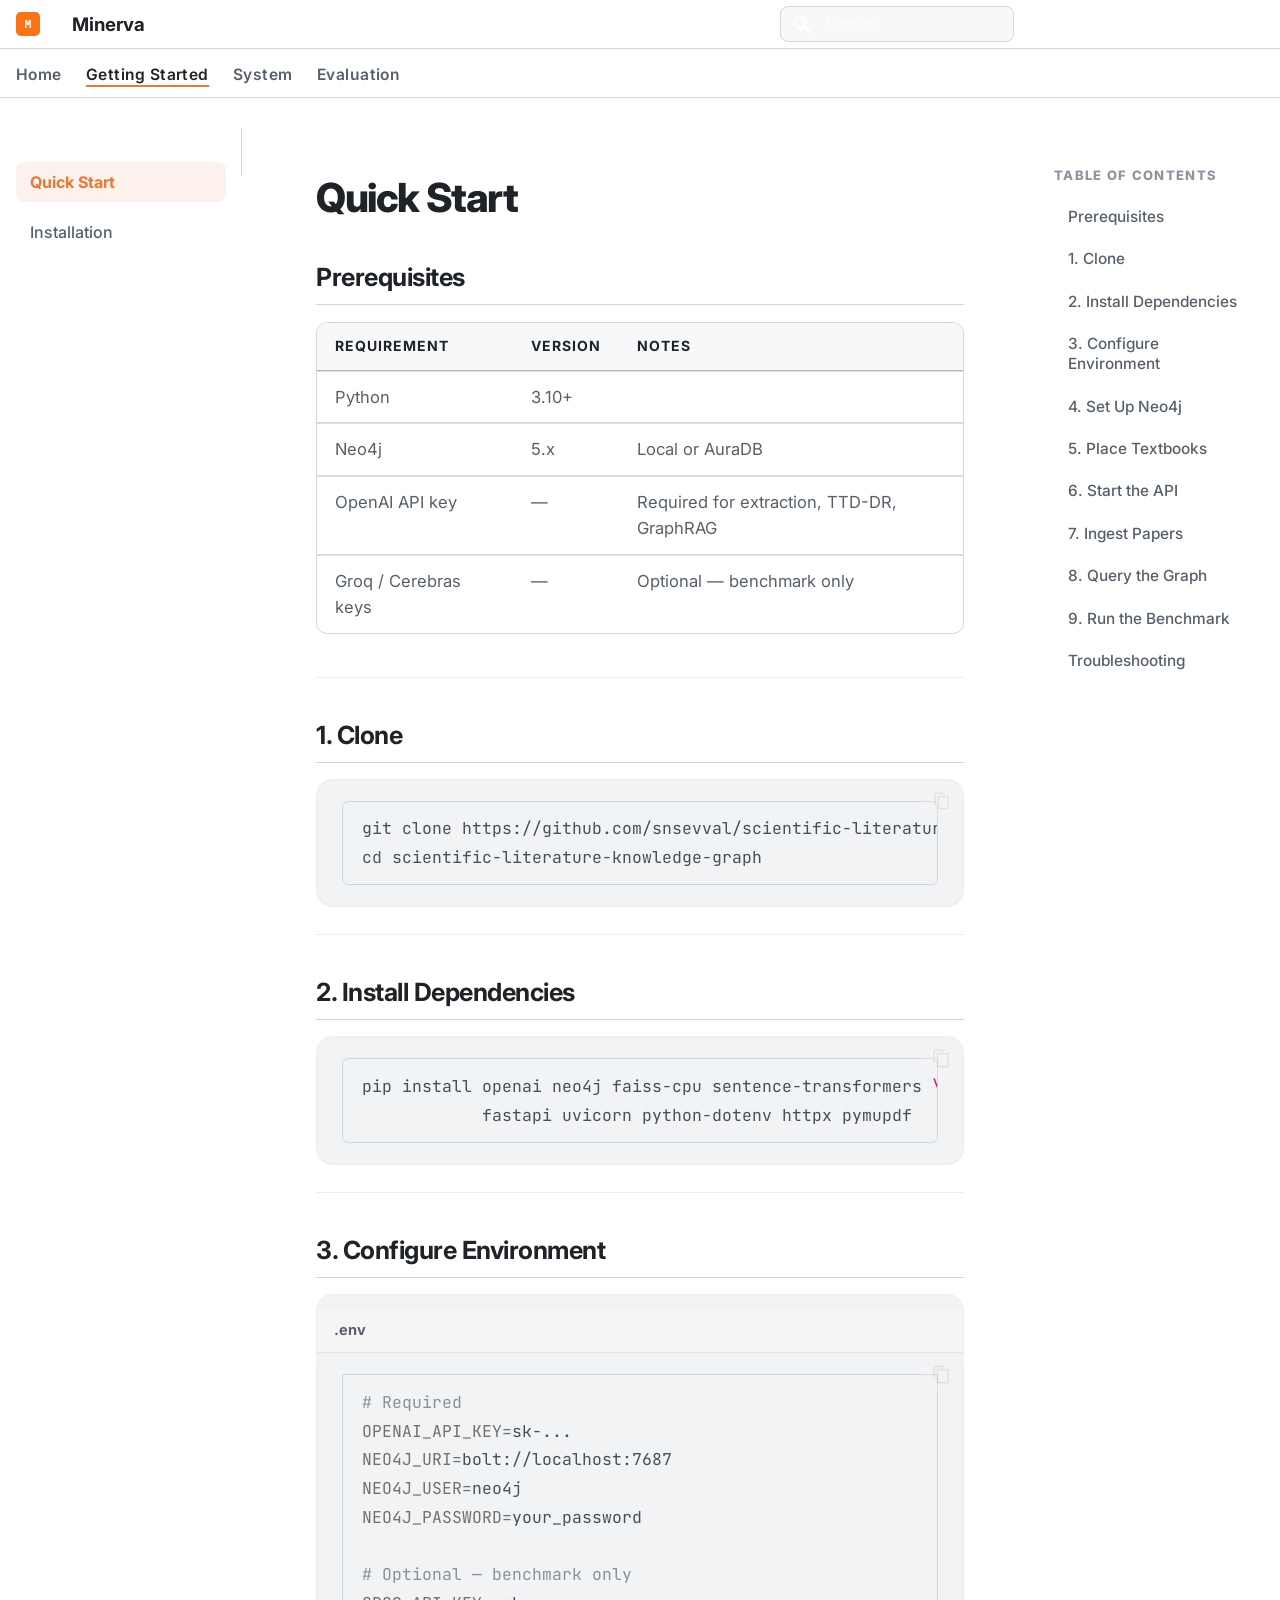
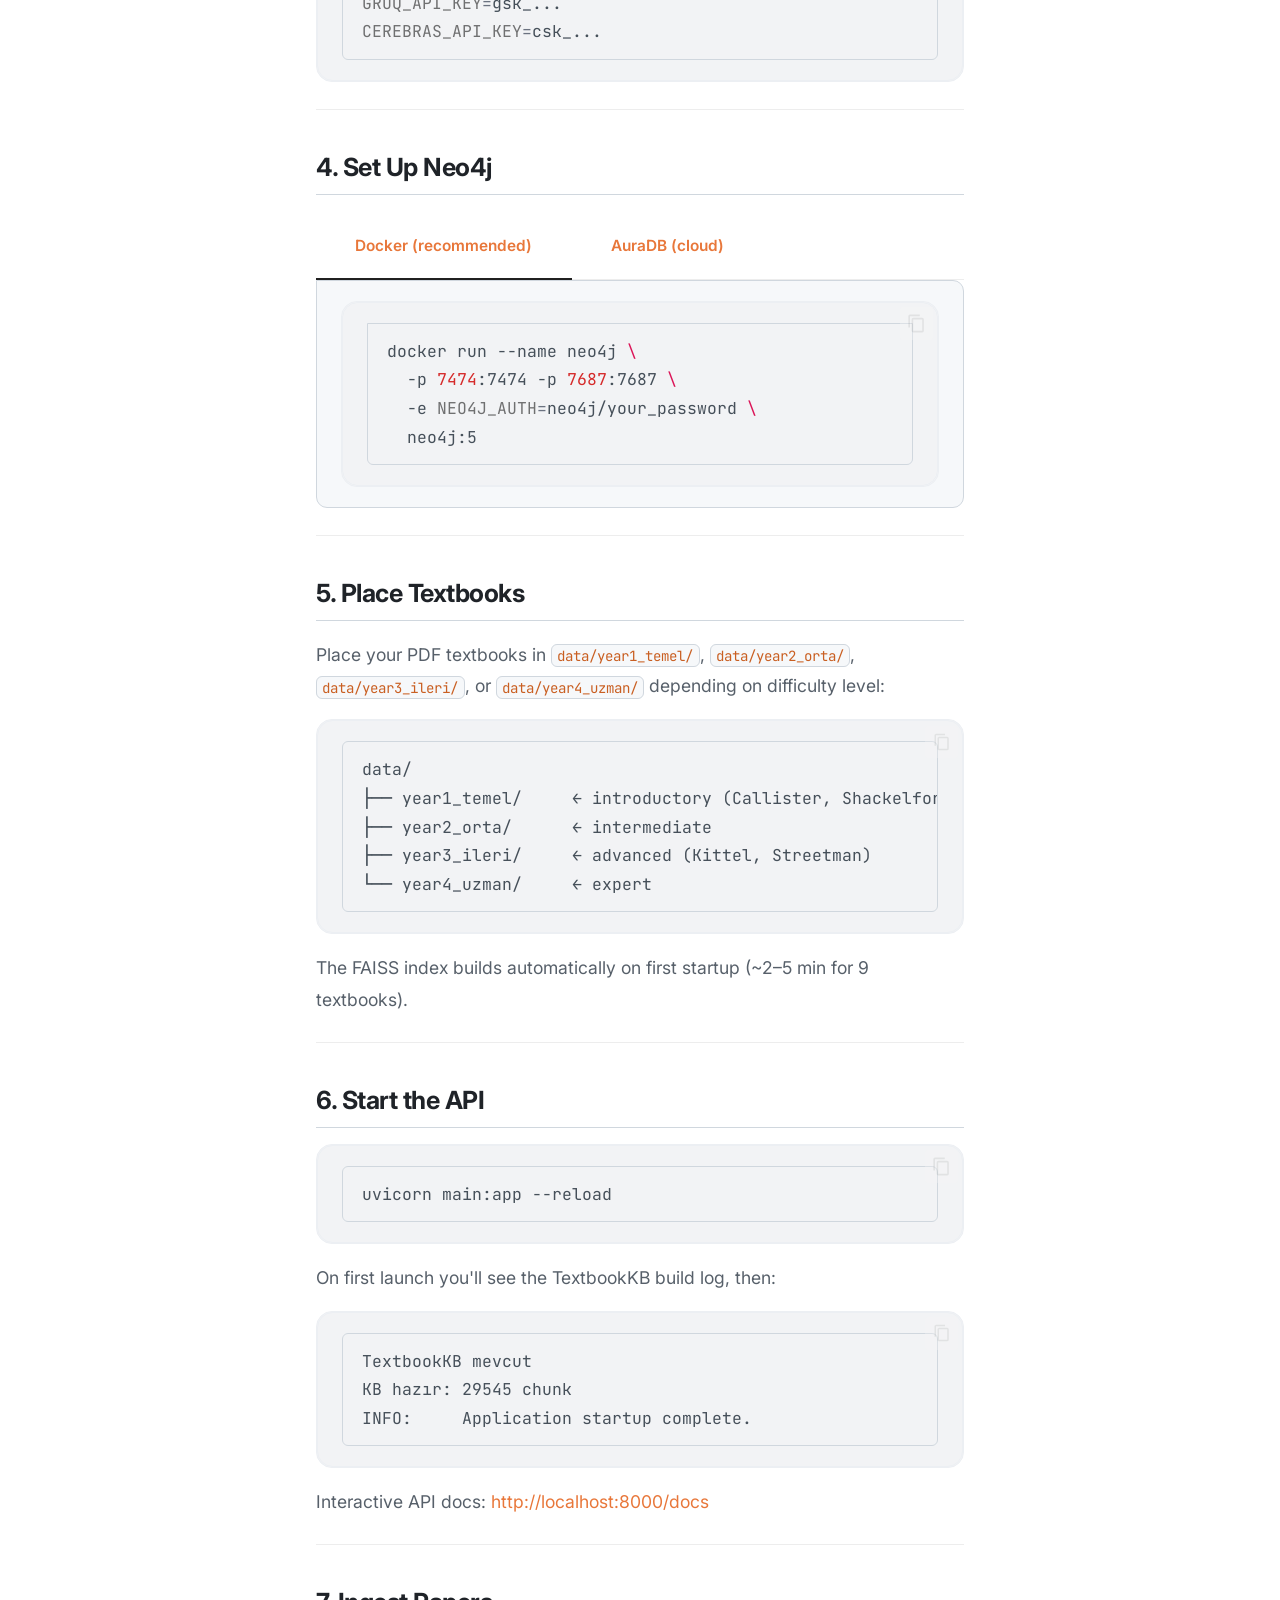
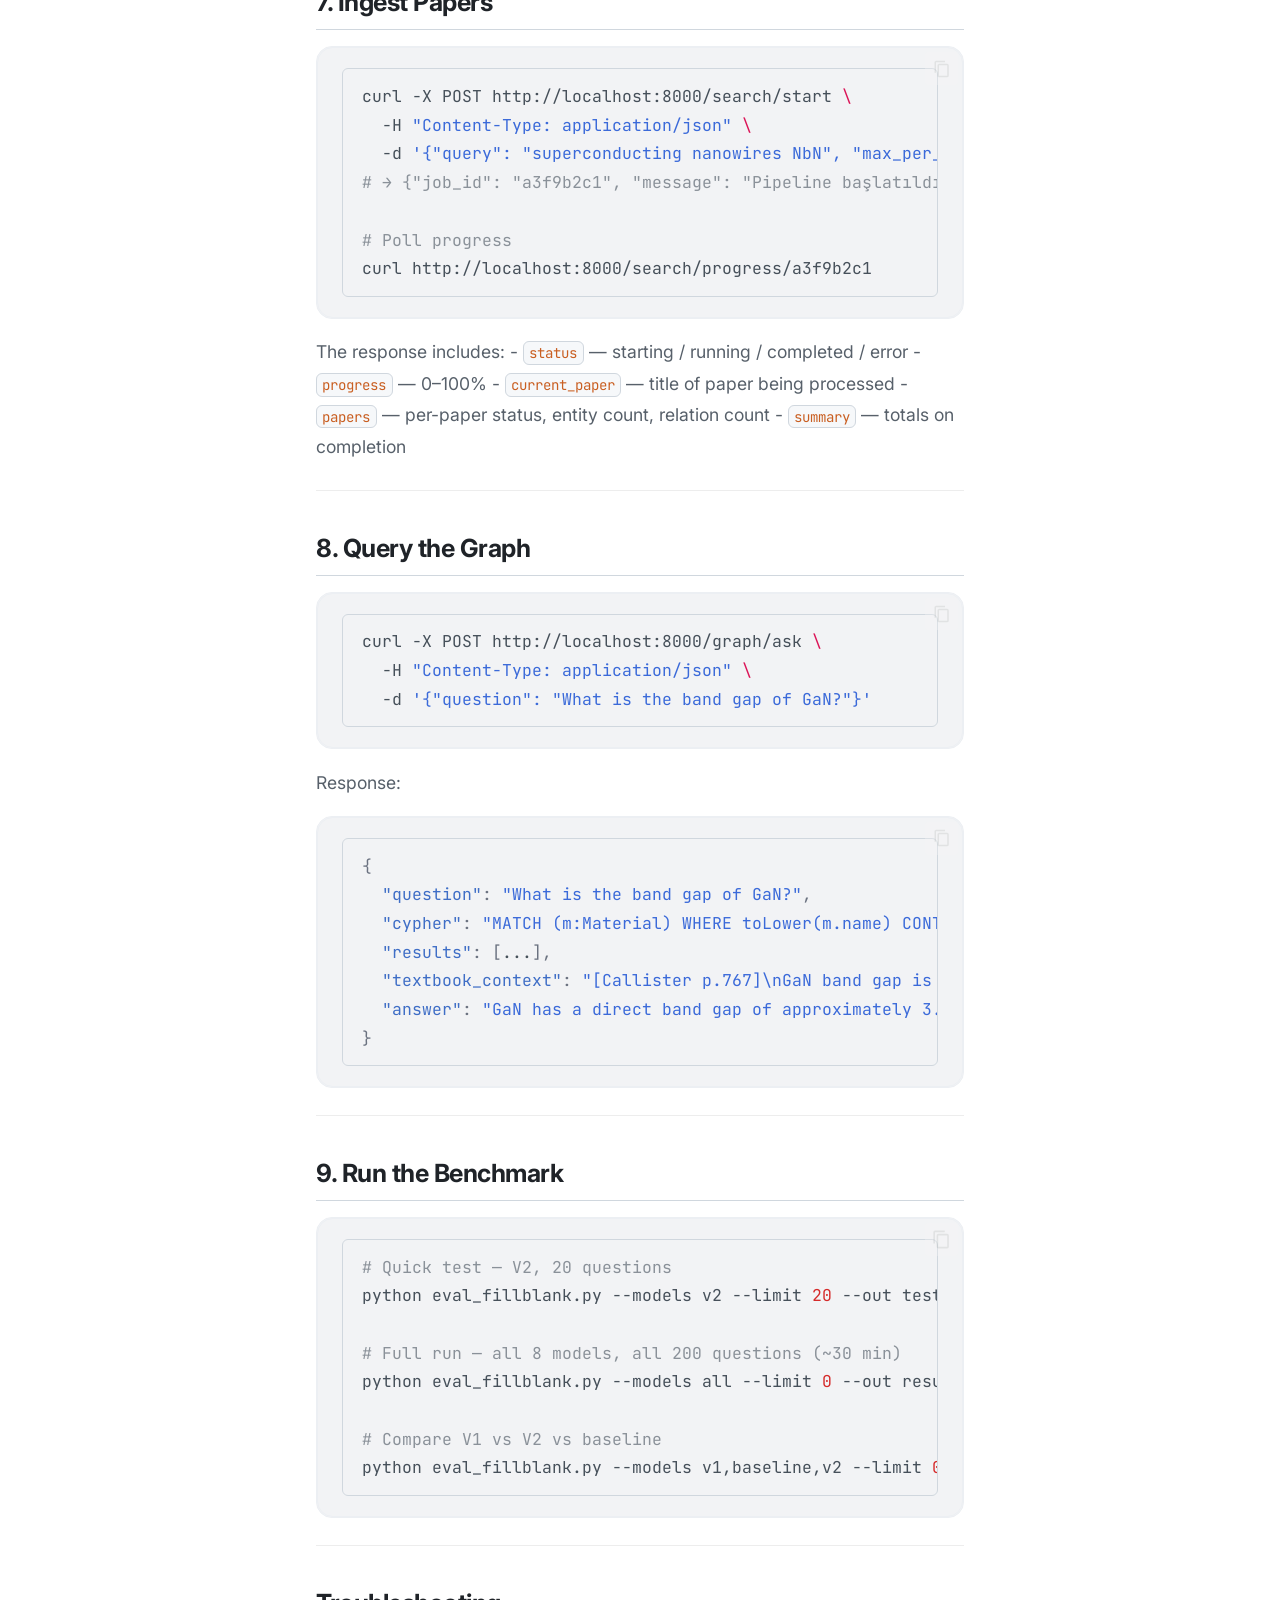
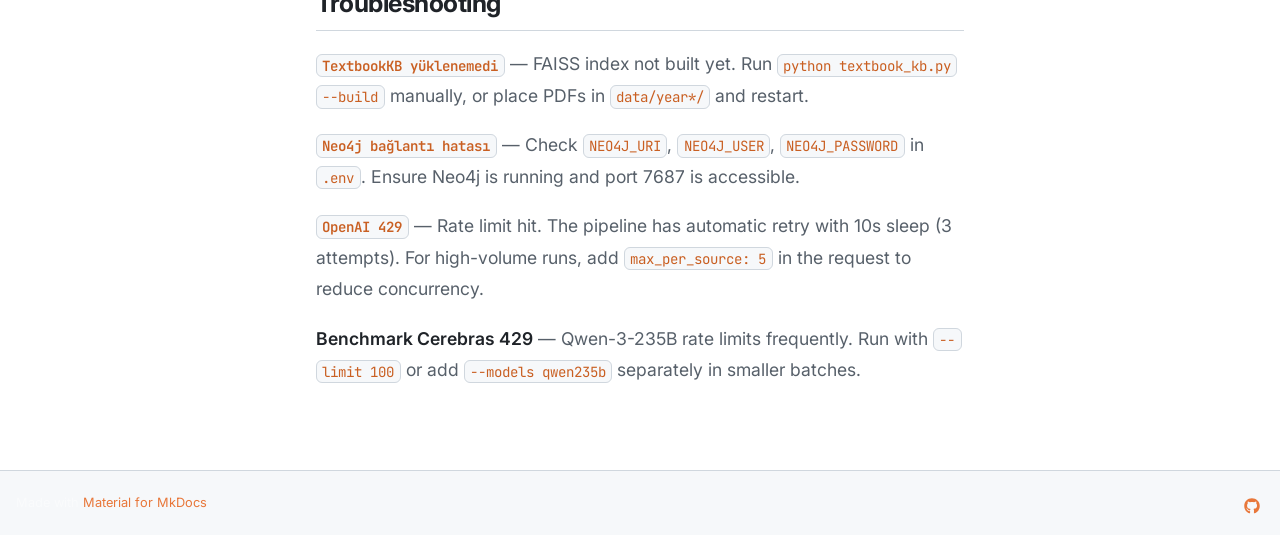
<file: quickstart/index.html>
<!doctype html>
<html lang="en" class="no-js">
  <head>
    
      <meta charset="utf-8">
      <meta name="viewport" content="width=device-width,initial-scale=1">
      
        <meta name="description" content="Materials Science Knowledge Graph System">
      
      
      
        <link rel="canonical" href="https://snsevval.github.io/scientific-literature-knowledge-graph/quickstart/">
      
      
        <link rel="prev" href="..">
      
      
        <link rel="next" href="../installation/">
      
      
        
      
      
      <link rel="icon" href="../assets/logo.svg">
      <meta name="generator" content="mkdocs-1.6.1, mkdocs-material-9.7.6">
    
    
      
        <title>Quick Start - Minerva</title>
      
    
    
      <link rel="stylesheet" href="../assets/stylesheets/main.484c7ddc.min.css">
      
        
        <link rel="stylesheet" href="../assets/stylesheets/palette.ab4e12ef.min.css">
      
      


    
    
      
    
    
      
        
        
        <link rel="preconnect" href="https://fonts.gstatic.com" crossorigin>
        <link rel="stylesheet" href="https://fonts.googleapis.com/css?family=Inter:300,300i,400,400i,700,700i%7CJetBrains+Mono:400,400i,700,700i&display=fallback">
        <style>:root{--md-text-font:"Inter";--md-code-font:"JetBrains Mono"}</style>
      
    
    
      <link rel="stylesheet" href="../stylesheets/extra.css">
    
    <script>__md_scope=new URL("..",location),__md_hash=e=>[...e].reduce(((e,_)=>(e<<5)-e+_.charCodeAt(0)),0),__md_get=(e,_=localStorage,t=__md_scope)=>JSON.parse(_.getItem(t.pathname+"."+e)),__md_set=(e,_,t=localStorage,a=__md_scope)=>{try{t.setItem(a.pathname+"."+e,JSON.stringify(_))}catch(e){}}</script>
    
      

    
    
  </head>
  
  
    
    
      
    
    
    
    
    <body dir="ltr" data-md-color-scheme="default" data-md-color-primary="deep-orange" data-md-color-accent="deep-orange">
  
    
    <input class="md-toggle" data-md-toggle="drawer" type="checkbox" id="__drawer" autocomplete="off">
    <input class="md-toggle" data-md-toggle="search" type="checkbox" id="__search" autocomplete="off">
    <label class="md-overlay" for="__drawer"></label>
    <div data-md-component="skip">
      
        
        <a href="#quick-start" class="md-skip">
          Skip to content
        </a>
      
    </div>
    <div data-md-component="announce">
      
    </div>
    
    
      

<header class="md-header" data-md-component="header">
  <nav class="md-header__inner md-grid" aria-label="Header">
    <a href=".." title="Minerva" class="md-header__button md-logo" aria-label="Minerva" data-md-component="logo">
      
  <img src="../assets/logo.svg" alt="logo">

    </a>
    <label class="md-header__button md-icon" for="__drawer">
      
      <svg xmlns="http://www.w3.org/2000/svg" viewBox="0 0 24 24"><path d="M3 6h18v2H3zm0 5h18v2H3zm0 5h18v2H3z"/></svg>
    </label>
    <div class="md-header__title" data-md-component="header-title">
      <div class="md-header__ellipsis">
        <div class="md-header__topic">
          <span class="md-ellipsis">
            Minerva
          </span>
        </div>
        <div class="md-header__topic" data-md-component="header-topic">
          <span class="md-ellipsis">
            
              Quick Start
            
          </span>
        </div>
      </div>
    </div>
    
      
        <form class="md-header__option" data-md-component="palette">
  
    
    
    
    <input class="md-option" data-md-color-media="" data-md-color-scheme="default" data-md-color-primary="deep-orange" data-md-color-accent="deep-orange"  aria-label="Switch to dark mode"  type="radio" name="__palette" id="__palette_0">
    
      <label class="md-header__button md-icon" title="Switch to dark mode" for="__palette_1" hidden>
        <svg xmlns="http://www.w3.org/2000/svg" viewBox="0 0 24 24"><path d="M12 18c-.89 0-1.74-.2-2.5-.55C11.56 16.5 13 14.42 13 12s-1.44-4.5-3.5-5.45C10.26 6.2 11.11 6 12 6a6 6 0 0 1 6 6 6 6 0 0 1-6 6m8-9.31V4h-4.69L12 .69 8.69 4H4v4.69L.69 12 4 15.31V20h4.69L12 23.31 15.31 20H20v-4.69L23.31 12z"/></svg>
      </label>
    
  
    
    
    
    <input class="md-option" data-md-color-media="" data-md-color-scheme="slate" data-md-color-primary="deep-orange" data-md-color-accent="deep-orange"  aria-label="Switch to light mode"  type="radio" name="__palette" id="__palette_1">
    
      <label class="md-header__button md-icon" title="Switch to light mode" for="__palette_0" hidden>
        <svg xmlns="http://www.w3.org/2000/svg" viewBox="0 0 24 24"><path d="M12 8a4 4 0 0 0-4 4 4 4 0 0 0 4 4 4 4 0 0 0 4-4 4 4 0 0 0-4-4m0 10a6 6 0 0 1-6-6 6 6 0 0 1 6-6 6 6 0 0 1 6 6 6 6 0 0 1-6 6m8-9.31V4h-4.69L12 .69 8.69 4H4v4.69L.69 12 4 15.31V20h4.69L12 23.31 15.31 20H20v-4.69L23.31 12z"/></svg>
      </label>
    
  
</form>
      
    
    
      <script>var palette=__md_get("__palette");if(palette&&palette.color){if("(prefers-color-scheme)"===palette.color.media){var media=matchMedia("(prefers-color-scheme: light)"),input=document.querySelector(media.matches?"[data-md-color-media='(prefers-color-scheme: light)']":"[data-md-color-media='(prefers-color-scheme: dark)']");palette.color.media=input.getAttribute("data-md-color-media"),palette.color.scheme=input.getAttribute("data-md-color-scheme"),palette.color.primary=input.getAttribute("data-md-color-primary"),palette.color.accent=input.getAttribute("data-md-color-accent")}for(var[key,value]of Object.entries(palette.color))document.body.setAttribute("data-md-color-"+key,value)}</script>
    
    
    
      
      
        <label class="md-header__button md-icon" for="__search">
          
          <svg xmlns="http://www.w3.org/2000/svg" viewBox="0 0 24 24"><path d="M9.5 3A6.5 6.5 0 0 1 16 9.5c0 1.61-.59 3.09-1.56 4.23l.27.27h.79l5 5-1.5 1.5-5-5v-.79l-.27-.27A6.52 6.52 0 0 1 9.5 16 6.5 6.5 0 0 1 3 9.5 6.5 6.5 0 0 1 9.5 3m0 2C7 5 5 7 5 9.5S7 14 9.5 14 14 12 14 9.5 12 5 9.5 5"/></svg>
        </label>
        <div class="md-search" data-md-component="search" role="dialog">
  <label class="md-search__overlay" for="__search"></label>
  <div class="md-search__inner" role="search">
    <form class="md-search__form" name="search">
      <input type="text" class="md-search__input" name="query" aria-label="Search" placeholder="Search" autocapitalize="off" autocorrect="off" autocomplete="off" spellcheck="false" data-md-component="search-query" required>
      <label class="md-search__icon md-icon" for="__search">
        
        <svg xmlns="http://www.w3.org/2000/svg" viewBox="0 0 24 24"><path d="M9.5 3A6.5 6.5 0 0 1 16 9.5c0 1.61-.59 3.09-1.56 4.23l.27.27h.79l5 5-1.5 1.5-5-5v-.79l-.27-.27A6.52 6.52 0 0 1 9.5 16 6.5 6.5 0 0 1 3 9.5 6.5 6.5 0 0 1 9.5 3m0 2C7 5 5 7 5 9.5S7 14 9.5 14 14 12 14 9.5 12 5 9.5 5"/></svg>
        
        <svg xmlns="http://www.w3.org/2000/svg" viewBox="0 0 24 24"><path d="M20 11v2H8l5.5 5.5-1.42 1.42L4.16 12l7.92-7.92L13.5 5.5 8 11z"/></svg>
      </label>
      <nav class="md-search__options" aria-label="Search">
        
        <button type="reset" class="md-search__icon md-icon" title="Clear" aria-label="Clear" tabindex="-1">
          
          <svg xmlns="http://www.w3.org/2000/svg" viewBox="0 0 24 24"><path d="M19 6.41 17.59 5 12 10.59 6.41 5 5 6.41 10.59 12 5 17.59 6.41 19 12 13.41 17.59 19 19 17.59 13.41 12z"/></svg>
        </button>
      </nav>
      
        <div class="md-search__suggest" data-md-component="search-suggest"></div>
      
    </form>
    <div class="md-search__output">
      <div class="md-search__scrollwrap" tabindex="0" data-md-scrollfix>
        <div class="md-search-result" data-md-component="search-result">
          <div class="md-search-result__meta">
            Initializing search
          </div>
          <ol class="md-search-result__list" role="presentation"></ol>
        </div>
      </div>
    </div>
  </div>
</div>
      
    
    
      <div class="md-header__source">
        <a href="https://github.com/snsevval/scientific-literature-knowledge-graph" title="Go to repository" class="md-source" data-md-component="source">
  <div class="md-source__icon md-icon">
    
    <svg xmlns="http://www.w3.org/2000/svg" viewBox="0 0 448 512"><!--! Font Awesome Free 7.1.0 by @fontawesome - https://fontawesome.com License - https://fontawesome.com/license/free (Icons: CC BY 4.0, Fonts: SIL OFL 1.1, Code: MIT License) Copyright 2025 Fonticons, Inc.--><path d="M439.6 236.1 244 40.5c-5.4-5.5-12.8-8.5-20.4-8.5s-15 3-20.4 8.4L162.5 81l51.5 51.5c27.1-9.1 52.7 16.8 43.4 43.7l49.7 49.7c34.2-11.8 61.2 31 35.5 56.7-26.5 26.5-70.2-2.9-56-37.3L240.3 199v121.9c25.3 12.5 22.3 41.8 9.1 55-6.4 6.4-15.2 10.1-24.3 10.1s-17.8-3.6-24.3-10.1c-17.6-17.6-11.1-46.9 11.2-56v-123c-20.8-8.5-24.6-30.7-18.6-45L142.6 101 8.5 235.1C3 240.6 0 247.9 0 255.5s3 15 8.5 20.4l195.6 195.7c5.4 5.4 12.7 8.4 20.4 8.4s15-3 20.4-8.4l194.7-194.7c5.4-5.4 8.4-12.8 8.4-20.4s-3-15-8.4-20.4"/></svg>
  </div>
  <div class="md-source__repository">
    snsevval/minerva
  </div>
</a>
      </div>
    
  </nav>
  
</header>
    
    <div class="md-container" data-md-component="container">
      
      
        
          
            
<nav class="md-tabs" aria-label="Tabs" data-md-component="tabs">
  <div class="md-grid">
    <ul class="md-tabs__list">
      
        
  
  
  
  
    <li class="md-tabs__item">
      <a href=".." class="md-tabs__link">
        
  
  
    
  
  Home

      </a>
    </li>
  

      
        
  
  
  
    
  
  
    
    
      <li class="md-tabs__item md-tabs__item--active">
        <a href="./" class="md-tabs__link">
          
  
  
  Getting Started

        </a>
      </li>
    
  

      
        
  
  
  
  
    
    
      <li class="md-tabs__item">
        <a href="../system/architecture/" class="md-tabs__link">
          
  
  
  System

        </a>
      </li>
    
  

      
        
  
  
  
  
    
    
      <li class="md-tabs__item">
        <a href="../evaluation/benchmark/" class="md-tabs__link">
          
  
  
  Evaluation

        </a>
      </li>
    
  

      
    </ul>
  </div>
</nav>
          
        
      
      <main class="md-main" data-md-component="main">
        <div class="md-main__inner md-grid">
          
            
              
              <div class="md-sidebar md-sidebar--primary" data-md-component="sidebar" data-md-type="navigation" >
                <div class="md-sidebar__scrollwrap">
                  <div class="md-sidebar__inner">
                    


  


<nav class="md-nav md-nav--primary md-nav--lifted" aria-label="Navigation" data-md-level="0">
  <label class="md-nav__title" for="__drawer">
    <a href=".." title="Minerva" class="md-nav__button md-logo" aria-label="Minerva" data-md-component="logo">
      
  <img src="../assets/logo.svg" alt="logo">

    </a>
    Minerva
  </label>
  
    <div class="md-nav__source">
      <a href="https://github.com/snsevval/scientific-literature-knowledge-graph" title="Go to repository" class="md-source" data-md-component="source">
  <div class="md-source__icon md-icon">
    
    <svg xmlns="http://www.w3.org/2000/svg" viewBox="0 0 448 512"><!--! Font Awesome Free 7.1.0 by @fontawesome - https://fontawesome.com License - https://fontawesome.com/license/free (Icons: CC BY 4.0, Fonts: SIL OFL 1.1, Code: MIT License) Copyright 2025 Fonticons, Inc.--><path d="M439.6 236.1 244 40.5c-5.4-5.5-12.8-8.5-20.4-8.5s-15 3-20.4 8.4L162.5 81l51.5 51.5c27.1-9.1 52.7 16.8 43.4 43.7l49.7 49.7c34.2-11.8 61.2 31 35.5 56.7-26.5 26.5-70.2-2.9-56-37.3L240.3 199v121.9c25.3 12.5 22.3 41.8 9.1 55-6.4 6.4-15.2 10.1-24.3 10.1s-17.8-3.6-24.3-10.1c-17.6-17.6-11.1-46.9 11.2-56v-123c-20.8-8.5-24.6-30.7-18.6-45L142.6 101 8.5 235.1C3 240.6 0 247.9 0 255.5s3 15 8.5 20.4l195.6 195.7c5.4 5.4 12.7 8.4 20.4 8.4s15-3 20.4-8.4l194.7-194.7c5.4-5.4 8.4-12.8 8.4-20.4s-3-15-8.4-20.4"/></svg>
  </div>
  <div class="md-source__repository">
    snsevval/minerva
  </div>
</a>
    </div>
  
  <ul class="md-nav__list" data-md-scrollfix>
    
      
      
  
  
  
  
    <li class="md-nav__item">
      <a href=".." class="md-nav__link">
        
  
  
  <span class="md-ellipsis">
    
  
    Home
  

    
  </span>
  
  

      </a>
    </li>
  

    
      
      
  
  
    
  
  
  
    
    
    
    
      
        
        
      
      
        
      
    
    
    <li class="md-nav__item md-nav__item--active md-nav__item--section md-nav__item--nested">
      
        
        
        <input class="md-nav__toggle md-toggle " type="checkbox" id="__nav_2" checked>
        
          
          <label class="md-nav__link" for="__nav_2" id="__nav_2_label" tabindex="">
            
  
  
  <span class="md-ellipsis">
    
  
    Getting Started
  

    
  </span>
  
  

            <span class="md-nav__icon md-icon"></span>
          </label>
        
        <nav class="md-nav" data-md-level="1" aria-labelledby="__nav_2_label" aria-expanded="true">
          <label class="md-nav__title" for="__nav_2">
            <span class="md-nav__icon md-icon"></span>
            
  
    Getting Started
  

          </label>
          <ul class="md-nav__list" data-md-scrollfix>
            
              
                
  
  
    
  
  
  
    <li class="md-nav__item md-nav__item--active">
      
      <input class="md-nav__toggle md-toggle" type="checkbox" id="__toc">
      
      
        
      
      
        <label class="md-nav__link md-nav__link--active" for="__toc">
          
  
  
  <span class="md-ellipsis">
    
  
    Quick Start
  

    
  </span>
  
  

          <span class="md-nav__icon md-icon"></span>
        </label>
      
      <a href="./" class="md-nav__link md-nav__link--active">
        
  
  
  <span class="md-ellipsis">
    
  
    Quick Start
  

    
  </span>
  
  

      </a>
      
        

<nav class="md-nav md-nav--secondary" aria-label="Table of contents">
  
  
  
    
  
  
    <label class="md-nav__title" for="__toc">
      <span class="md-nav__icon md-icon"></span>
      Table of contents
    </label>
    <ul class="md-nav__list" data-md-component="toc" data-md-scrollfix>
      
        <li class="md-nav__item">
  <a href="#prerequisites" class="md-nav__link">
    <span class="md-ellipsis">
      
        Prerequisites
      
    </span>
  </a>
  
</li>
      
        <li class="md-nav__item">
  <a href="#1-clone" class="md-nav__link">
    <span class="md-ellipsis">
      
        1. Clone
      
    </span>
  </a>
  
</li>
      
        <li class="md-nav__item">
  <a href="#2-install-dependencies" class="md-nav__link">
    <span class="md-ellipsis">
      
        2. Install Dependencies
      
    </span>
  </a>
  
</li>
      
        <li class="md-nav__item">
  <a href="#3-configure-environment" class="md-nav__link">
    <span class="md-ellipsis">
      
        3. Configure Environment
      
    </span>
  </a>
  
</li>
      
        <li class="md-nav__item">
  <a href="#4-set-up-neo4j" class="md-nav__link">
    <span class="md-ellipsis">
      
        4. Set Up Neo4j
      
    </span>
  </a>
  
</li>
      
        <li class="md-nav__item">
  <a href="#5-place-textbooks" class="md-nav__link">
    <span class="md-ellipsis">
      
        5. Place Textbooks
      
    </span>
  </a>
  
</li>
      
        <li class="md-nav__item">
  <a href="#6-start-the-api" class="md-nav__link">
    <span class="md-ellipsis">
      
        6. Start the API
      
    </span>
  </a>
  
</li>
      
        <li class="md-nav__item">
  <a href="#7-ingest-papers" class="md-nav__link">
    <span class="md-ellipsis">
      
        7. Ingest Papers
      
    </span>
  </a>
  
</li>
      
        <li class="md-nav__item">
  <a href="#8-query-the-graph" class="md-nav__link">
    <span class="md-ellipsis">
      
        8. Query the Graph
      
    </span>
  </a>
  
</li>
      
        <li class="md-nav__item">
  <a href="#9-run-the-benchmark" class="md-nav__link">
    <span class="md-ellipsis">
      
        9. Run the Benchmark
      
    </span>
  </a>
  
</li>
      
        <li class="md-nav__item">
  <a href="#troubleshooting" class="md-nav__link">
    <span class="md-ellipsis">
      
        Troubleshooting
      
    </span>
  </a>
  
</li>
      
    </ul>
  
</nav>
      
    </li>
  

              
            
              
                
  
  
  
  
    <li class="md-nav__item">
      <a href="../installation/" class="md-nav__link">
        
  
  
  <span class="md-ellipsis">
    
  
    Installation
  

    
  </span>
  
  

      </a>
    </li>
  

              
            
          </ul>
        </nav>
      
    </li>
  

    
      
      
  
  
  
  
    
    
    
    
      
      
        
      
    
    
    <li class="md-nav__item md-nav__item--nested">
      
        
        
          
        
        <input class="md-nav__toggle md-toggle md-toggle--indeterminate" type="checkbox" id="__nav_3" >
        
          
          <label class="md-nav__link" for="__nav_3" id="__nav_3_label" tabindex="0">
            
  
  
  <span class="md-ellipsis">
    
  
    System
  

    
  </span>
  
  

            <span class="md-nav__icon md-icon"></span>
          </label>
        
        <nav class="md-nav" data-md-level="1" aria-labelledby="__nav_3_label" aria-expanded="false">
          <label class="md-nav__title" for="__nav_3">
            <span class="md-nav__icon md-icon"></span>
            
  
    System
  

          </label>
          <ul class="md-nav__list" data-md-scrollfix>
            
              
                
  
  
  
  
    <li class="md-nav__item">
      <a href="../system/architecture/" class="md-nav__link">
        
  
  
  <span class="md-ellipsis">
    
  
    Architecture
  

    
  </span>
  
  

      </a>
    </li>
  

              
            
              
                
  
  
  
  
    <li class="md-nav__item">
      <a href="../system/ttddr/" class="md-nav__link">
        
  
  
  <span class="md-ellipsis">
    
  
    TTD-DR
  

    
  </span>
  
  

      </a>
    </li>
  

              
            
              
                
  
  
  
  
    <li class="md-nav__item">
      <a href="../system/textbookkb/" class="md-nav__link">
        
  
  
  <span class="md-ellipsis">
    
  
    TextbookKB
  

    
  </span>
  
  

      </a>
    </li>
  

              
            
              
                
  
  
  
  
    <li class="md-nav__item">
      <a href="../system/critic/" class="md-nav__link">
        
  
  
  <span class="md-ellipsis">
    
  
    Critic Layer
  

    
  </span>
  
  

      </a>
    </li>
  

              
            
          </ul>
        </nav>
      
    </li>
  

    
      
      
  
  
  
  
    
    
    
    
      
      
        
      
    
    
    <li class="md-nav__item md-nav__item--nested">
      
        
        
          
        
        <input class="md-nav__toggle md-toggle md-toggle--indeterminate" type="checkbox" id="__nav_4" >
        
          
          <label class="md-nav__link" for="__nav_4" id="__nav_4_label" tabindex="0">
            
  
  
  <span class="md-ellipsis">
    
  
    Evaluation
  

    
  </span>
  
  

            <span class="md-nav__icon md-icon"></span>
          </label>
        
        <nav class="md-nav" data-md-level="1" aria-labelledby="__nav_4_label" aria-expanded="false">
          <label class="md-nav__title" for="__nav_4">
            <span class="md-nav__icon md-icon"></span>
            
  
    Evaluation
  

          </label>
          <ul class="md-nav__list" data-md-scrollfix>
            
              
                
  
  
  
  
    <li class="md-nav__item">
      <a href="../evaluation/benchmark/" class="md-nav__link">
        
  
  
  <span class="md-ellipsis">
    
  
    Benchmark
  

    
  </span>
  
  

      </a>
    </li>
  

              
            
              
                
  
  
  
  
    <li class="md-nav__item">
      <a href="../evaluation/results/" class="md-nav__link">
        
  
  
  <span class="md-ellipsis">
    
  
    Results
  

    
  </span>
  
  

      </a>
    </li>
  

              
            
              
                
  
  
  
  
    <li class="md-nav__item">
      <a href="../evaluation/dataset/" class="md-nav__link">
        
  
  
  <span class="md-ellipsis">
    
  
    Dataset
  

    
  </span>
  
  

      </a>
    </li>
  

              
            
          </ul>
        </nav>
      
    </li>
  

    
  </ul>
</nav>
                  </div>
                </div>
              </div>
            
            
              
              <div class="md-sidebar md-sidebar--secondary" data-md-component="sidebar" data-md-type="toc" >
                <div class="md-sidebar__scrollwrap">
                  <div class="md-sidebar__inner">
                    

<nav class="md-nav md-nav--secondary" aria-label="Table of contents">
  
  
  
    
  
  
    <label class="md-nav__title" for="__toc">
      <span class="md-nav__icon md-icon"></span>
      Table of contents
    </label>
    <ul class="md-nav__list" data-md-component="toc" data-md-scrollfix>
      
        <li class="md-nav__item">
  <a href="#prerequisites" class="md-nav__link">
    <span class="md-ellipsis">
      
        Prerequisites
      
    </span>
  </a>
  
</li>
      
        <li class="md-nav__item">
  <a href="#1-clone" class="md-nav__link">
    <span class="md-ellipsis">
      
        1. Clone
      
    </span>
  </a>
  
</li>
      
        <li class="md-nav__item">
  <a href="#2-install-dependencies" class="md-nav__link">
    <span class="md-ellipsis">
      
        2. Install Dependencies
      
    </span>
  </a>
  
</li>
      
        <li class="md-nav__item">
  <a href="#3-configure-environment" class="md-nav__link">
    <span class="md-ellipsis">
      
        3. Configure Environment
      
    </span>
  </a>
  
</li>
      
        <li class="md-nav__item">
  <a href="#4-set-up-neo4j" class="md-nav__link">
    <span class="md-ellipsis">
      
        4. Set Up Neo4j
      
    </span>
  </a>
  
</li>
      
        <li class="md-nav__item">
  <a href="#5-place-textbooks" class="md-nav__link">
    <span class="md-ellipsis">
      
        5. Place Textbooks
      
    </span>
  </a>
  
</li>
      
        <li class="md-nav__item">
  <a href="#6-start-the-api" class="md-nav__link">
    <span class="md-ellipsis">
      
        6. Start the API
      
    </span>
  </a>
  
</li>
      
        <li class="md-nav__item">
  <a href="#7-ingest-papers" class="md-nav__link">
    <span class="md-ellipsis">
      
        7. Ingest Papers
      
    </span>
  </a>
  
</li>
      
        <li class="md-nav__item">
  <a href="#8-query-the-graph" class="md-nav__link">
    <span class="md-ellipsis">
      
        8. Query the Graph
      
    </span>
  </a>
  
</li>
      
        <li class="md-nav__item">
  <a href="#9-run-the-benchmark" class="md-nav__link">
    <span class="md-ellipsis">
      
        9. Run the Benchmark
      
    </span>
  </a>
  
</li>
      
        <li class="md-nav__item">
  <a href="#troubleshooting" class="md-nav__link">
    <span class="md-ellipsis">
      
        Troubleshooting
      
    </span>
  </a>
  
</li>
      
    </ul>
  
</nav>
                  </div>
                </div>
              </div>
            
          
          
            <div class="md-content" data-md-component="content">
              
              <article class="md-content__inner md-typeset">
                
                  



<h1 id="quick-start">Quick Start<a class="headerlink" href="#quick-start" title="Permanent link">&para;</a></h1>
<h2 id="prerequisites">Prerequisites<a class="headerlink" href="#prerequisites" title="Permanent link">&para;</a></h2>
<table>
<thead>
<tr>
<th>Requirement</th>
<th>Version</th>
<th>Notes</th>
</tr>
</thead>
<tbody>
<tr>
<td>Python</td>
<td>3.10+</td>
<td></td>
</tr>
<tr>
<td>Neo4j</td>
<td>5.x</td>
<td>Local or AuraDB</td>
</tr>
<tr>
<td>OpenAI API key</td>
<td>—</td>
<td>Required for extraction, TTD-DR, GraphRAG</td>
</tr>
<tr>
<td>Groq / Cerebras keys</td>
<td>—</td>
<td>Optional — benchmark only</td>
</tr>
</tbody>
</table>
<hr />
<h2 id="1-clone">1. Clone<a class="headerlink" href="#1-clone" title="Permanent link">&para;</a></h2>
<div class="highlight"><pre><span></span><code><a id="__codelineno-0-1" name="__codelineno-0-1" href="#__codelineno-0-1"></a>git<span class="w"> </span>clone<span class="w"> </span>https://github.com/snsevval/scientific-literature-knowledge-graph
<a id="__codelineno-0-2" name="__codelineno-0-2" href="#__codelineno-0-2"></a><span class="nb">cd</span><span class="w"> </span>scientific-literature-knowledge-graph
</code></pre></div>
<hr />
<h2 id="2-install-dependencies">2. Install Dependencies<a class="headerlink" href="#2-install-dependencies" title="Permanent link">&para;</a></h2>
<div class="highlight"><pre><span></span><code><a id="__codelineno-1-1" name="__codelineno-1-1" href="#__codelineno-1-1"></a>pip<span class="w"> </span>install<span class="w"> </span>openai<span class="w"> </span>neo4j<span class="w"> </span>faiss-cpu<span class="w"> </span>sentence-transformers<span class="w"> </span><span class="se">\</span>
<a id="__codelineno-1-2" name="__codelineno-1-2" href="#__codelineno-1-2"></a><span class="w">            </span>fastapi<span class="w"> </span>uvicorn<span class="w"> </span>python-dotenv<span class="w"> </span>httpx<span class="w"> </span>pymupdf
</code></pre></div>
<hr />
<h2 id="3-configure-environment">3. Configure Environment<a class="headerlink" href="#3-configure-environment" title="Permanent link">&para;</a></h2>
<div class="highlight"><span class="filename">.env</span><pre><span></span><code><a id="__codelineno-2-1" name="__codelineno-2-1" href="#__codelineno-2-1"></a><span class="c1"># Required</span>
<a id="__codelineno-2-2" name="__codelineno-2-2" href="#__codelineno-2-2"></a><span class="nv">OPENAI_API_KEY</span><span class="o">=</span>sk-...
<a id="__codelineno-2-3" name="__codelineno-2-3" href="#__codelineno-2-3"></a><span class="nv">NEO4J_URI</span><span class="o">=</span>bolt://localhost:7687
<a id="__codelineno-2-4" name="__codelineno-2-4" href="#__codelineno-2-4"></a><span class="nv">NEO4J_USER</span><span class="o">=</span>neo4j
<a id="__codelineno-2-5" name="__codelineno-2-5" href="#__codelineno-2-5"></a><span class="nv">NEO4J_PASSWORD</span><span class="o">=</span>your_password
<a id="__codelineno-2-6" name="__codelineno-2-6" href="#__codelineno-2-6"></a>
<a id="__codelineno-2-7" name="__codelineno-2-7" href="#__codelineno-2-7"></a><span class="c1"># Optional — benchmark only</span>
<a id="__codelineno-2-8" name="__codelineno-2-8" href="#__codelineno-2-8"></a><span class="nv">GROQ_API_KEY</span><span class="o">=</span>gsk_...
<a id="__codelineno-2-9" name="__codelineno-2-9" href="#__codelineno-2-9"></a><span class="nv">CEREBRAS_API_KEY</span><span class="o">=</span>csk_...
</code></pre></div>
<hr />
<h2 id="4-set-up-neo4j">4. Set Up Neo4j<a class="headerlink" href="#4-set-up-neo4j" title="Permanent link">&para;</a></h2>
<div class="tabbed-set tabbed-alternate" data-tabs="1:2"><input checked="checked" id="__tabbed_1_1" name="__tabbed_1" type="radio" /><input id="__tabbed_1_2" name="__tabbed_1" type="radio" /><div class="tabbed-labels"><label for="__tabbed_1_1">Docker (recommended)</label><label for="__tabbed_1_2">AuraDB (cloud)</label></div>
<div class="tabbed-content">
<div class="tabbed-block">
<div class="highlight"><pre><span></span><code><a id="__codelineno-3-1" name="__codelineno-3-1" href="#__codelineno-3-1"></a>docker<span class="w"> </span>run<span class="w"> </span>--name<span class="w"> </span>neo4j<span class="w"> </span><span class="se">\</span>
<a id="__codelineno-3-2" name="__codelineno-3-2" href="#__codelineno-3-2"></a><span class="w">  </span>-p<span class="w"> </span><span class="m">7474</span>:7474<span class="w"> </span>-p<span class="w"> </span><span class="m">7687</span>:7687<span class="w"> </span><span class="se">\</span>
<a id="__codelineno-3-3" name="__codelineno-3-3" href="#__codelineno-3-3"></a><span class="w">  </span>-e<span class="w"> </span><span class="nv">NEO4J_AUTH</span><span class="o">=</span>neo4j/your_password<span class="w"> </span><span class="se">\</span>
<a id="__codelineno-3-4" name="__codelineno-3-4" href="#__codelineno-3-4"></a><span class="w">  </span>neo4j:5
</code></pre></div>
</div>
<div class="tabbed-block">
<p>Create a free instance at <a href="https://neo4j.com/cloud/platform/aura-graph-database/">neo4j.com/cloud</a>. Set <code>NEO4J_URI</code> to the Bolt URL from the dashboard.</p>
</div>
</div>
</div>
<hr />
<h2 id="5-place-textbooks">5. Place Textbooks<a class="headerlink" href="#5-place-textbooks" title="Permanent link">&para;</a></h2>
<p>Place your PDF textbooks in <code>data/year1_temel/</code>, <code>data/year2_orta/</code>, <code>data/year3_ileri/</code>, or <code>data/year4_uzman/</code> depending on difficulty level:</p>
<div class="highlight"><pre><span></span><code><a id="__codelineno-4-1" name="__codelineno-4-1" href="#__codelineno-4-1"></a>data/
<a id="__codelineno-4-2" name="__codelineno-4-2" href="#__codelineno-4-2"></a>├── year1_temel/     ← introductory (Callister, Shackelford)
<a id="__codelineno-4-3" name="__codelineno-4-3" href="#__codelineno-4-3"></a>├── year2_orta/      ← intermediate
<a id="__codelineno-4-4" name="__codelineno-4-4" href="#__codelineno-4-4"></a>├── year3_ileri/     ← advanced (Kittel, Streetman)
<a id="__codelineno-4-5" name="__codelineno-4-5" href="#__codelineno-4-5"></a>└── year4_uzman/     ← expert
</code></pre></div>
<p>The FAISS index builds automatically on first startup (~2–5 min for 9 textbooks).</p>
<hr />
<h2 id="6-start-the-api">6. Start the API<a class="headerlink" href="#6-start-the-api" title="Permanent link">&para;</a></h2>
<div class="highlight"><pre><span></span><code><a id="__codelineno-5-1" name="__codelineno-5-1" href="#__codelineno-5-1"></a>uvicorn<span class="w"> </span>main:app<span class="w"> </span>--reload
</code></pre></div>
<p>On first launch you'll see the TextbookKB build log, then:</p>
<div class="highlight"><pre><span></span><code><a id="__codelineno-6-1" name="__codelineno-6-1" href="#__codelineno-6-1"></a>TextbookKB mevcut
<a id="__codelineno-6-2" name="__codelineno-6-2" href="#__codelineno-6-2"></a>KB hazır: 29545 chunk
<a id="__codelineno-6-3" name="__codelineno-6-3" href="#__codelineno-6-3"></a>INFO:     Application startup complete.
</code></pre></div>
<p>Interactive API docs: <a href="http://localhost:8000/docs">http://localhost:8000/docs</a></p>
<hr />
<h2 id="7-ingest-papers">7. Ingest Papers<a class="headerlink" href="#7-ingest-papers" title="Permanent link">&para;</a></h2>
<div class="highlight"><pre><span></span><code><a id="__codelineno-7-1" name="__codelineno-7-1" href="#__codelineno-7-1"></a>curl<span class="w"> </span>-X<span class="w"> </span>POST<span class="w"> </span>http://localhost:8000/search/start<span class="w"> </span><span class="se">\</span>
<a id="__codelineno-7-2" name="__codelineno-7-2" href="#__codelineno-7-2"></a><span class="w">  </span>-H<span class="w"> </span><span class="s2">&quot;Content-Type: application/json&quot;</span><span class="w"> </span><span class="se">\</span>
<a id="__codelineno-7-3" name="__codelineno-7-3" href="#__codelineno-7-3"></a><span class="w">  </span>-d<span class="w"> </span><span class="s1">&#39;{&quot;query&quot;: &quot;superconducting nanowires NbN&quot;, &quot;max_per_source&quot;: 10}&#39;</span>
<a id="__codelineno-7-4" name="__codelineno-7-4" href="#__codelineno-7-4"></a><span class="c1"># → {&quot;job_id&quot;: &quot;a3f9b2c1&quot;, &quot;message&quot;: &quot;Pipeline başlatıldı&quot;}</span>
<a id="__codelineno-7-5" name="__codelineno-7-5" href="#__codelineno-7-5"></a>
<a id="__codelineno-7-6" name="__codelineno-7-6" href="#__codelineno-7-6"></a><span class="c1"># Poll progress</span>
<a id="__codelineno-7-7" name="__codelineno-7-7" href="#__codelineno-7-7"></a>curl<span class="w"> </span>http://localhost:8000/search/progress/a3f9b2c1
</code></pre></div>
<p>The response includes:
- <code>status</code> — starting / running / completed / error
- <code>progress</code> — 0–100%
- <code>current_paper</code> — title of paper being processed
- <code>papers</code> — per-paper status, entity count, relation count
- <code>summary</code> — totals on completion</p>
<hr />
<h2 id="8-query-the-graph">8. Query the Graph<a class="headerlink" href="#8-query-the-graph" title="Permanent link">&para;</a></h2>
<div class="highlight"><pre><span></span><code><a id="__codelineno-8-1" name="__codelineno-8-1" href="#__codelineno-8-1"></a>curl<span class="w"> </span>-X<span class="w"> </span>POST<span class="w"> </span>http://localhost:8000/graph/ask<span class="w"> </span><span class="se">\</span>
<a id="__codelineno-8-2" name="__codelineno-8-2" href="#__codelineno-8-2"></a><span class="w">  </span>-H<span class="w"> </span><span class="s2">&quot;Content-Type: application/json&quot;</span><span class="w"> </span><span class="se">\</span>
<a id="__codelineno-8-3" name="__codelineno-8-3" href="#__codelineno-8-3"></a><span class="w">  </span>-d<span class="w"> </span><span class="s1">&#39;{&quot;question&quot;: &quot;What is the band gap of GaN?&quot;}&#39;</span>
</code></pre></div>
<p>Response:
<div class="highlight"><pre><span></span><code><a id="__codelineno-9-1" name="__codelineno-9-1" href="#__codelineno-9-1"></a><span class="p">{</span>
<a id="__codelineno-9-2" name="__codelineno-9-2" href="#__codelineno-9-2"></a><span class="w">  </span><span class="nt">&quot;question&quot;</span><span class="p">:</span><span class="w"> </span><span class="s2">&quot;What is the band gap of GaN?&quot;</span><span class="p">,</span>
<a id="__codelineno-9-3" name="__codelineno-9-3" href="#__codelineno-9-3"></a><span class="w">  </span><span class="nt">&quot;cypher&quot;</span><span class="p">:</span><span class="w"> </span><span class="s2">&quot;MATCH (m:Material) WHERE toLower(m.name) CONTAINS &#39;gan&#39; ...&quot;</span><span class="p">,</span>
<a id="__codelineno-9-4" name="__codelineno-9-4" href="#__codelineno-9-4"></a><span class="w">  </span><span class="nt">&quot;results&quot;</span><span class="p">:</span><span class="w"> </span><span class="p">[</span><span class="err">...</span><span class="p">],</span>
<a id="__codelineno-9-5" name="__codelineno-9-5" href="#__codelineno-9-5"></a><span class="w">  </span><span class="nt">&quot;textbook_context&quot;</span><span class="p">:</span><span class="w"> </span><span class="s2">&quot;[Callister p.767]\nGaN band gap is approximately 3.4 eV...&quot;</span><span class="p">,</span>
<a id="__codelineno-9-6" name="__codelineno-9-6" href="#__codelineno-9-6"></a><span class="w">  </span><span class="nt">&quot;answer&quot;</span><span class="p">:</span><span class="w"> </span><span class="s2">&quot;GaN has a direct band gap of approximately 3.4 eV...&quot;</span>
<a id="__codelineno-9-7" name="__codelineno-9-7" href="#__codelineno-9-7"></a><span class="p">}</span>
</code></pre></div></p>
<hr />
<h2 id="9-run-the-benchmark">9. Run the Benchmark<a class="headerlink" href="#9-run-the-benchmark" title="Permanent link">&para;</a></h2>
<div class="highlight"><pre><span></span><code><a id="__codelineno-10-1" name="__codelineno-10-1" href="#__codelineno-10-1"></a><span class="c1"># Quick test — V2, 20 questions</span>
<a id="__codelineno-10-2" name="__codelineno-10-2" href="#__codelineno-10-2"></a>python<span class="w"> </span>eval_fillblank.py<span class="w"> </span>--models<span class="w"> </span>v2<span class="w"> </span>--limit<span class="w"> </span><span class="m">20</span><span class="w"> </span>--out<span class="w"> </span>test.json
<a id="__codelineno-10-3" name="__codelineno-10-3" href="#__codelineno-10-3"></a>
<a id="__codelineno-10-4" name="__codelineno-10-4" href="#__codelineno-10-4"></a><span class="c1"># Full run — all 8 models, all 200 questions (~30 min)</span>
<a id="__codelineno-10-5" name="__codelineno-10-5" href="#__codelineno-10-5"></a>python<span class="w"> </span>eval_fillblank.py<span class="w"> </span>--models<span class="w"> </span>all<span class="w"> </span>--limit<span class="w"> </span><span class="m">0</span><span class="w"> </span>--out<span class="w"> </span>results.json
<a id="__codelineno-10-6" name="__codelineno-10-6" href="#__codelineno-10-6"></a>
<a id="__codelineno-10-7" name="__codelineno-10-7" href="#__codelineno-10-7"></a><span class="c1"># Compare V1 vs V2 vs baseline</span>
<a id="__codelineno-10-8" name="__codelineno-10-8" href="#__codelineno-10-8"></a>python<span class="w"> </span>eval_fillblank.py<span class="w"> </span>--models<span class="w"> </span>v1,baseline,v2<span class="w"> </span>--limit<span class="w"> </span><span class="m">0</span><span class="w"> </span>--out<span class="w"> </span>compare.json
</code></pre></div>
<hr />
<h2 id="troubleshooting">Troubleshooting<a class="headerlink" href="#troubleshooting" title="Permanent link">&para;</a></h2>
<p><strong><code>TextbookKB yüklenemedi</code></strong> — FAISS index not built yet. Run <code>python textbook_kb.py --build</code> manually, or place PDFs in <code>data/year*/</code> and restart.</p>
<p><strong><code>Neo4j bağlantı hatası</code></strong> — Check <code>NEO4J_URI</code>, <code>NEO4J_USER</code>, <code>NEO4J_PASSWORD</code> in <code>.env</code>. Ensure Neo4j is running and port 7687 is accessible.</p>
<p><strong><code>OpenAI 429</code></strong> — Rate limit hit. The pipeline has automatic retry with 10s sleep (3 attempts). For high-volume runs, add <code>max_per_source: 5</code> in the request to reduce concurrency.</p>
<p><strong>Benchmark Cerebras 429</strong> — Qwen-3-235B rate limits frequently. Run with <code>--limit 100</code> or add <code>--models qwen235b</code> separately in smaller batches.</p>












                
              </article>
            </div>
          
          
<script>var target=document.getElementById(location.hash.slice(1));target&&target.name&&(target.checked=target.name.startsWith("__tabbed_"))</script>
        </div>
        
          <button type="button" class="md-top md-icon" data-md-component="top" hidden>
  
  <svg xmlns="http://www.w3.org/2000/svg" viewBox="0 0 24 24"><path d="M13 20h-2V8l-5.5 5.5-1.42-1.42L12 4.16l7.92 7.92-1.42 1.42L13 8z"/></svg>
  Back to top
</button>
        
      </main>
      
        <footer class="md-footer">
  
  <div class="md-footer-meta md-typeset">
    <div class="md-footer-meta__inner md-grid">
      <div class="md-copyright">
  
  
    Made with
    <a href="https://squidfunk.github.io/mkdocs-material/" target="_blank" rel="noopener">
      Material for MkDocs
    </a>
  
</div>
      
        
<div class="md-social">
  
    
    
    
    
      
      
    
    <a href="https://github.com/snsevval/scientific-literature-knowledge-graph" target="_blank" rel="noopener" title="github.com" class="md-social__link">
      <svg xmlns="http://www.w3.org/2000/svg" viewBox="0 0 512 512"><!--! Font Awesome Free 7.1.0 by @fontawesome - https://fontawesome.com License - https://fontawesome.com/license/free (Icons: CC BY 4.0, Fonts: SIL OFL 1.1, Code: MIT License) Copyright 2025 Fonticons, Inc.--><path d="M173.9 397.4c0 2-2.3 3.6-5.2 3.6-3.3.3-5.6-1.3-5.6-3.6 0-2 2.3-3.6 5.2-3.6 3-.3 5.6 1.3 5.6 3.6m-31.1-4.5c-.7 2 1.3 4.3 4.3 4.9 2.6 1 5.6 0 6.2-2s-1.3-4.3-4.3-5.2c-2.6-.7-5.5.3-6.2 2.3m44.2-1.7c-2.9.7-4.9 2.6-4.6 4.9.3 2 2.9 3.3 5.9 2.6 2.9-.7 4.9-2.6 4.6-4.6-.3-1.9-3-3.2-5.9-2.9M252.8 8C114.1 8 8 113.3 8 252c0 110.9 69.8 205.8 169.5 239.2 12.8 2.3 17.3-5.6 17.3-12.1 0-6.2-.3-40.4-.3-61.4 0 0-70 15-84.7-29.8 0 0-11.4-29.1-27.8-36.6 0 0-22.9-15.7 1.6-15.4 0 0 24.9 2 38.6 25.8 21.9 38.6 58.6 27.5 72.9 20.9 2.3-16 8.8-27.1 16-33.7-55.9-6.2-112.3-14.3-112.3-110.5 0-27.5 7.6-41.3 23.6-58.9-2.6-6.5-11.1-33.3 2.6-67.9 20.9-6.5 69 27 69 27 20-5.6 41.5-8.5 62.8-8.5s42.8 2.9 62.8 8.5c0 0 48.1-33.6 69-27 13.7 34.7 5.2 61.4 2.6 67.9 16 17.7 25.8 31.5 25.8 58.9 0 96.5-58.9 104.2-114.8 110.5 9.2 7.9 17 22.9 17 46.4 0 33.7-.3 75.4-.3 83.6 0 6.5 4.6 14.4 17.3 12.1C436.2 457.8 504 362.9 504 252 504 113.3 391.5 8 252.8 8M105.2 352.9c-1.3 1-1 3.3.7 5.2 1.6 1.6 3.9 2.3 5.2 1 1.3-1 1-3.3-.7-5.2-1.6-1.6-3.9-2.3-5.2-1m-10.8-8.1c-.7 1.3.3 2.9 2.3 3.9 1.6 1 3.6.7 4.3-.7.7-1.3-.3-2.9-2.3-3.9-2-.6-3.6-.3-4.3.7m32.4 35.6c-1.6 1.3-1 4.3 1.3 6.2 2.3 2.3 5.2 2.6 6.5 1 1.3-1.3.7-4.3-1.3-6.2-2.2-2.3-5.2-2.6-6.5-1m-11.4-14.7c-1.6 1-1.6 3.6 0 5.9s4.3 3.3 5.6 2.3c1.6-1.3 1.6-3.9 0-6.2-1.4-2.3-4-3.3-5.6-2"/></svg>
    </a>
  
</div>
      
    </div>
  </div>
</footer>
      
    </div>
    <div class="md-dialog" data-md-component="dialog">
      <div class="md-dialog__inner md-typeset"></div>
    </div>
    
    
    
      
      
      <script id="__config" type="application/json">{"annotate": null, "base": "..", "features": ["navigation.tabs", "navigation.sections", "navigation.expand", "navigation.top", "navigation.instant", "search.highlight", "search.suggest", "content.code.copy", "content.code.annotate", "toc.follow"], "search": "../assets/javascripts/workers/search.2c215733.min.js", "tags": null, "translations": {"clipboard.copied": "Copied to clipboard", "clipboard.copy": "Copy to clipboard", "search.result.more.one": "1 more on this page", "search.result.more.other": "# more on this page", "search.result.none": "No matching documents", "search.result.one": "1 matching document", "search.result.other": "# matching documents", "search.result.placeholder": "Type to start searching", "search.result.term.missing": "Missing", "select.version": "Select version"}, "version": null}</script>
    
    
      <script src="../assets/javascripts/bundle.79ae519e.min.js"></script>
      
    
  </body>
</html>
</file>
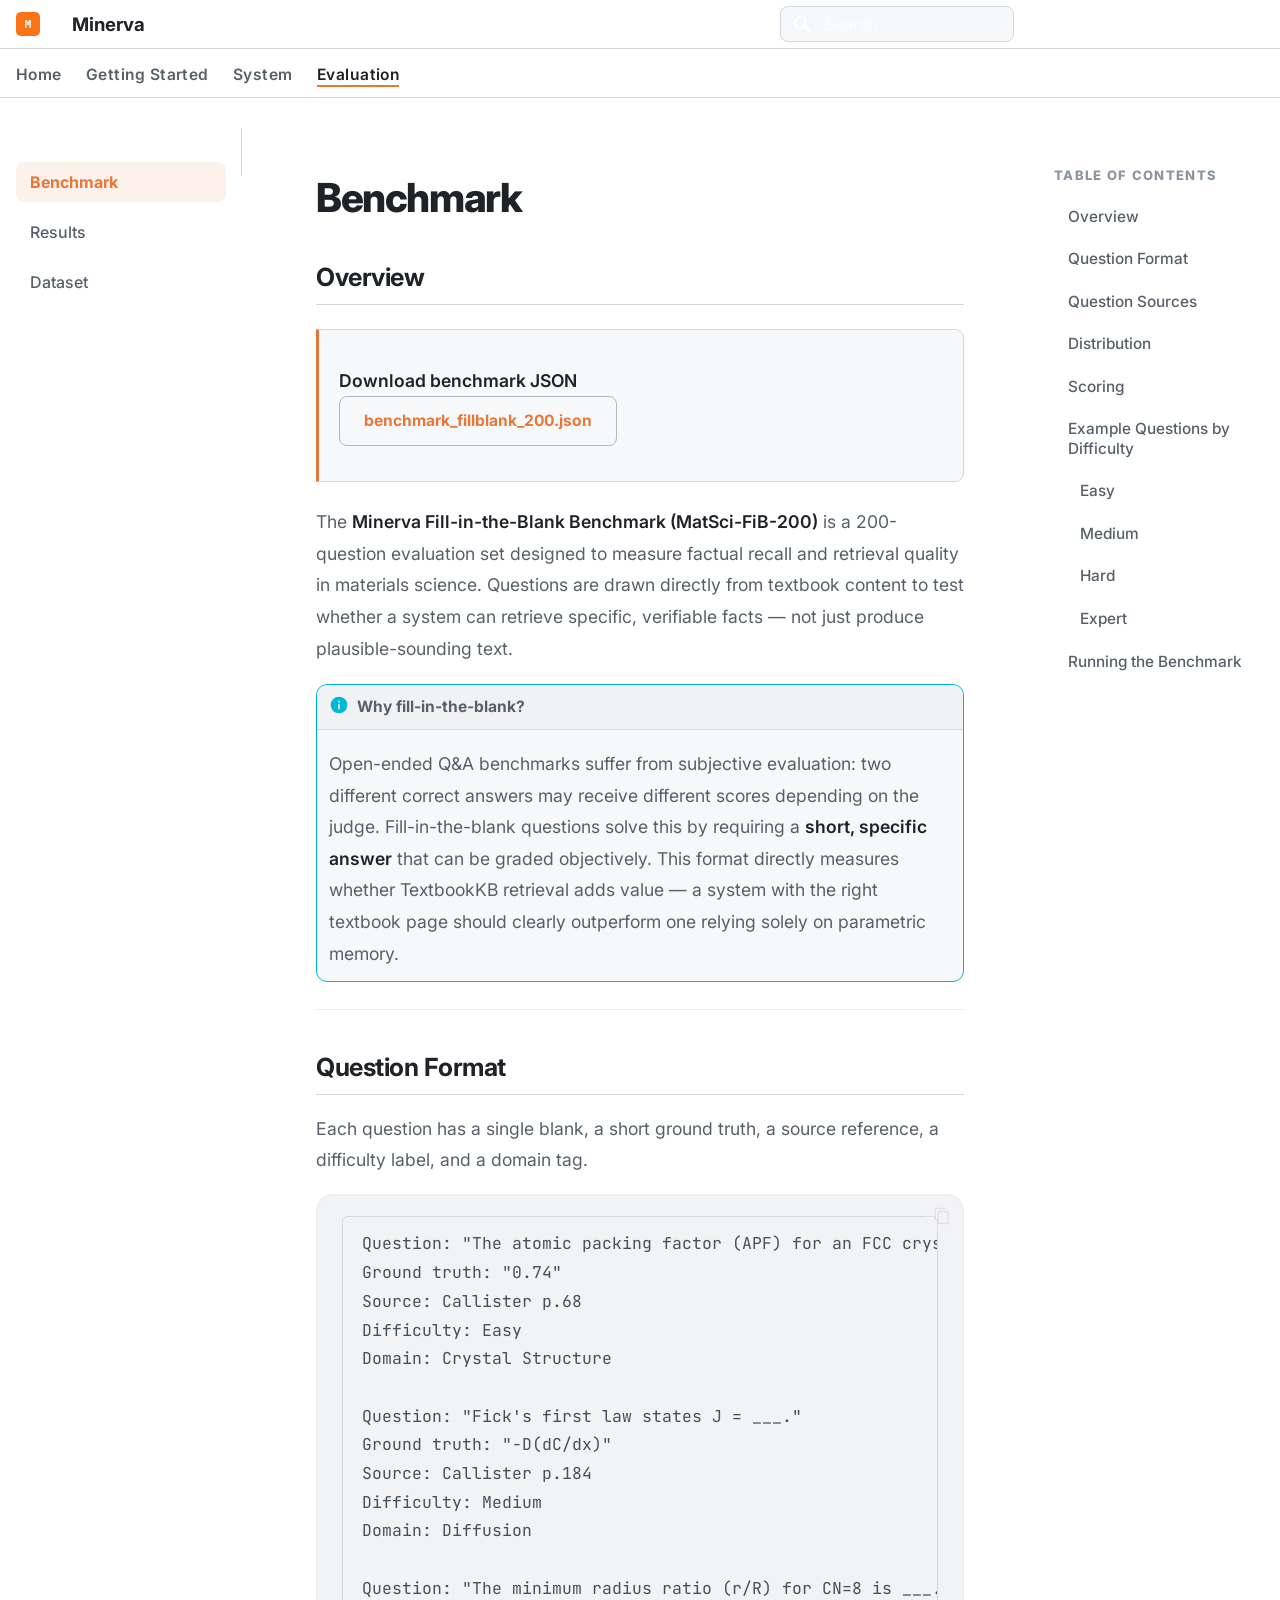
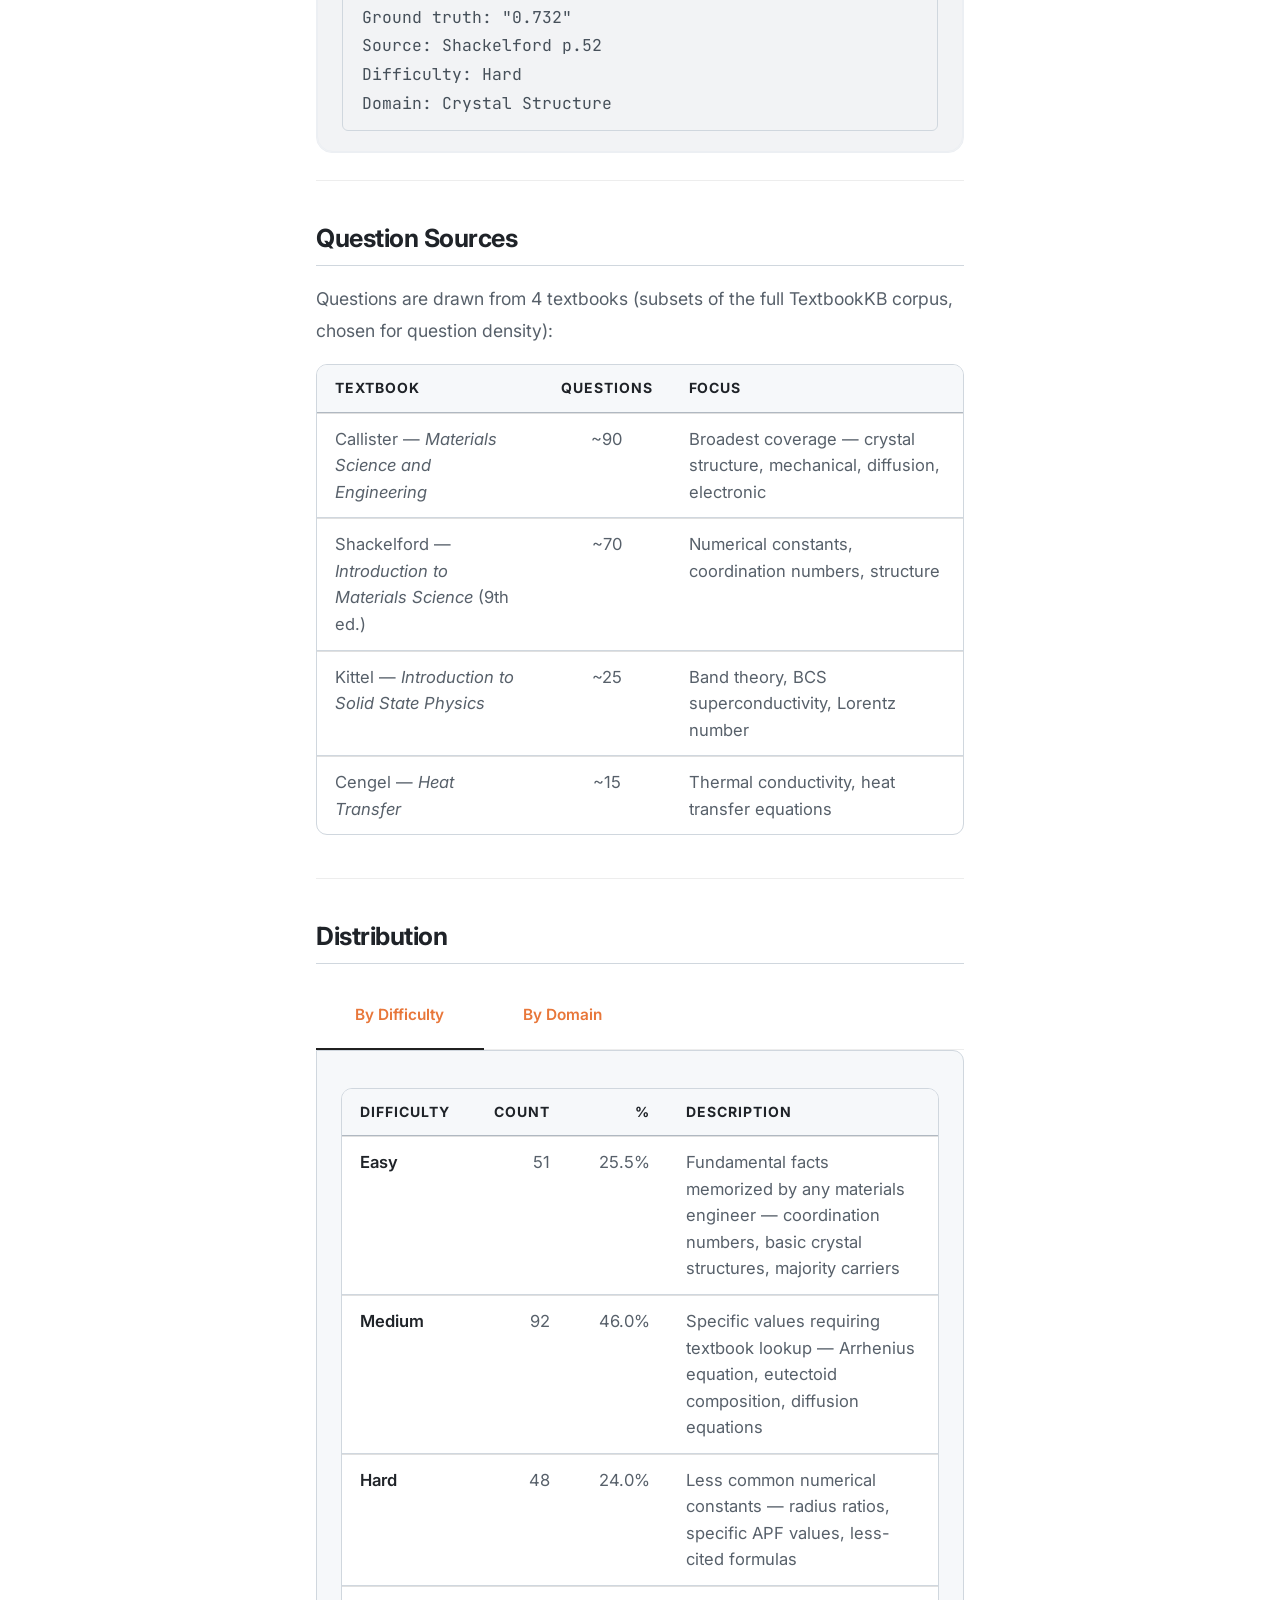
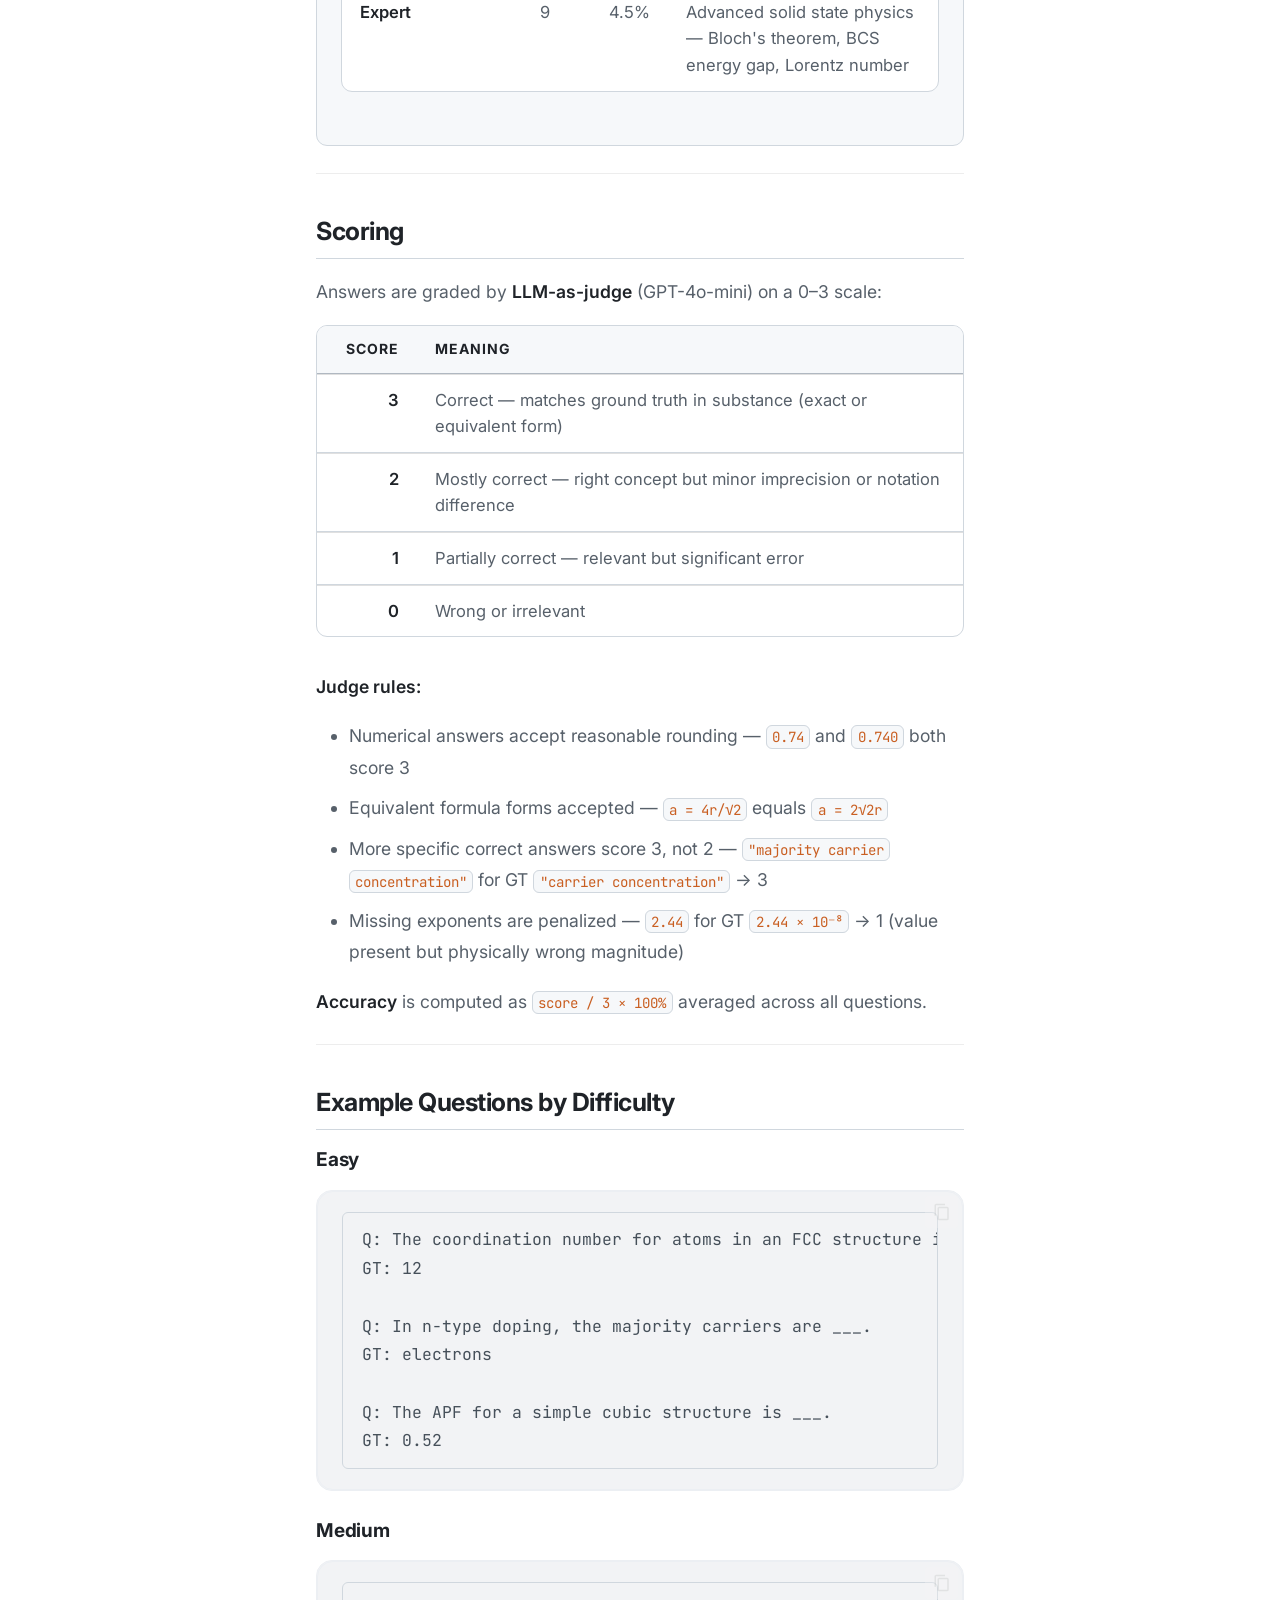
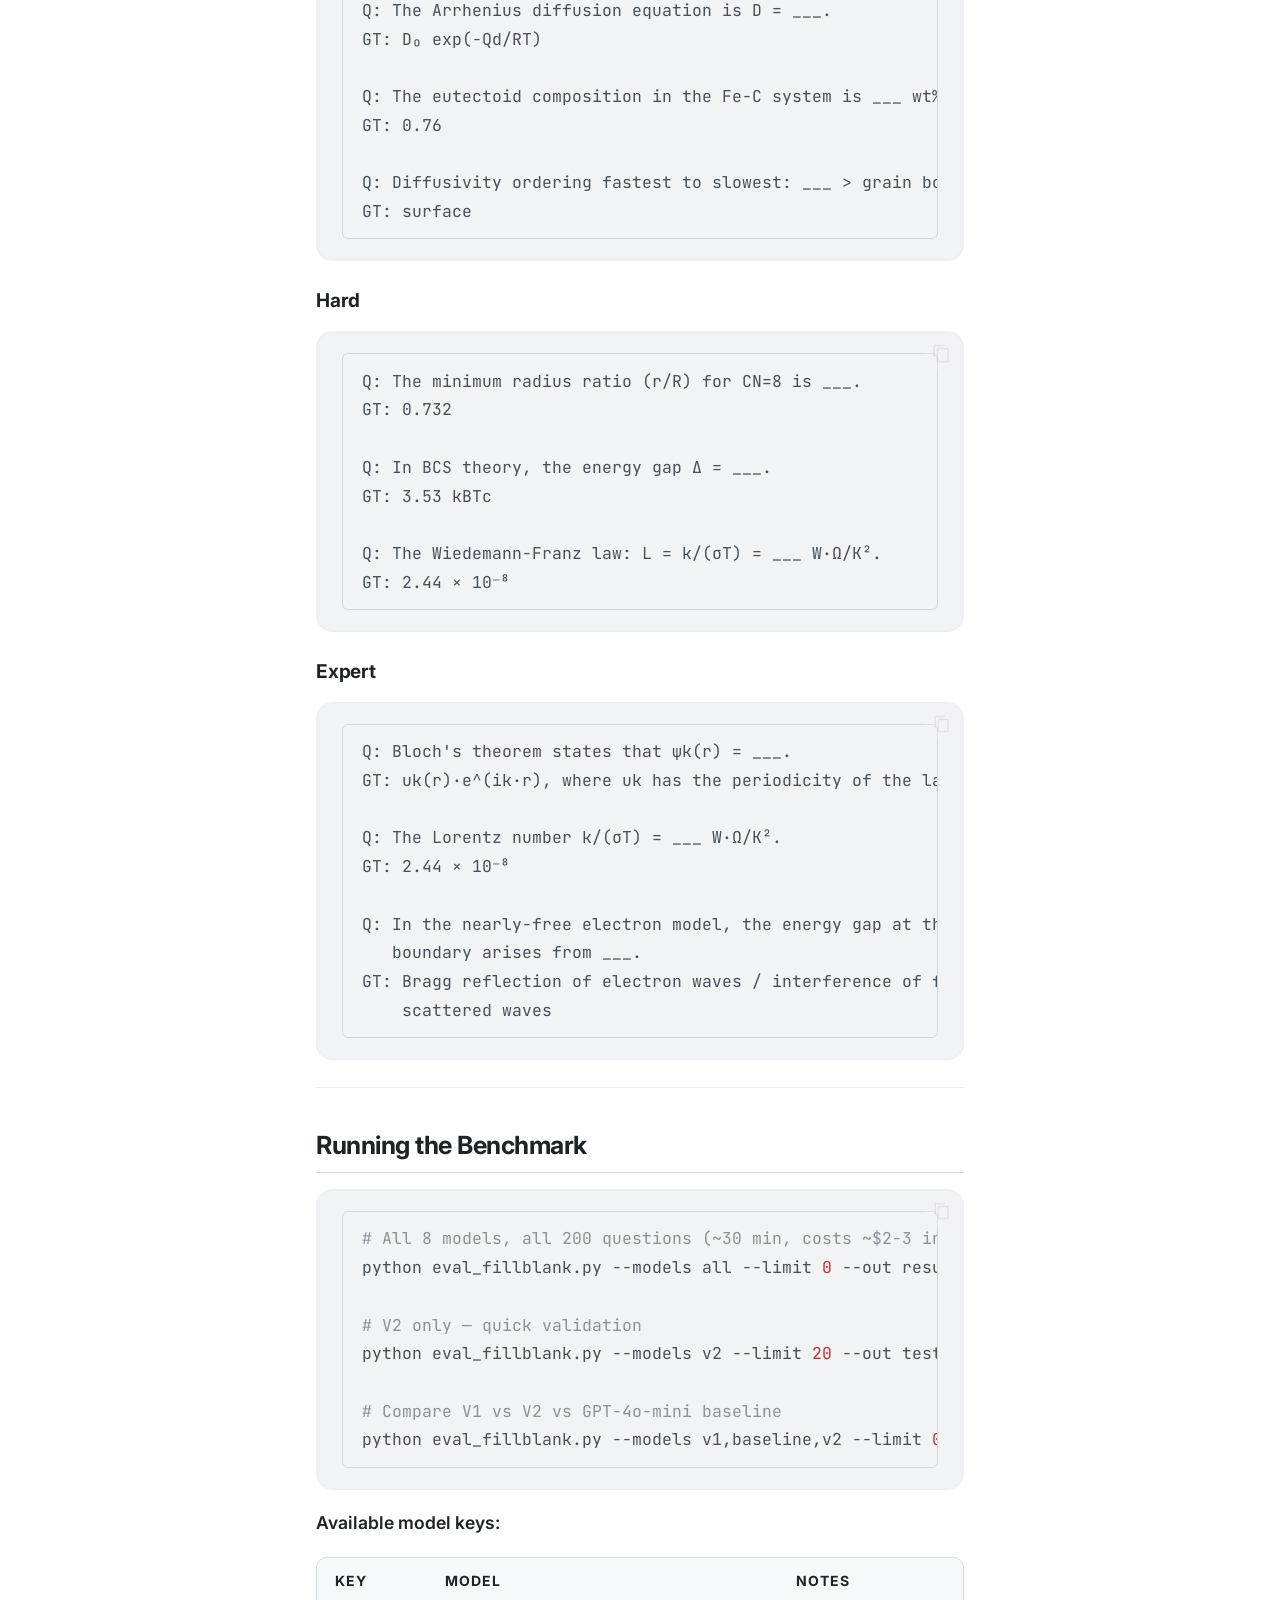
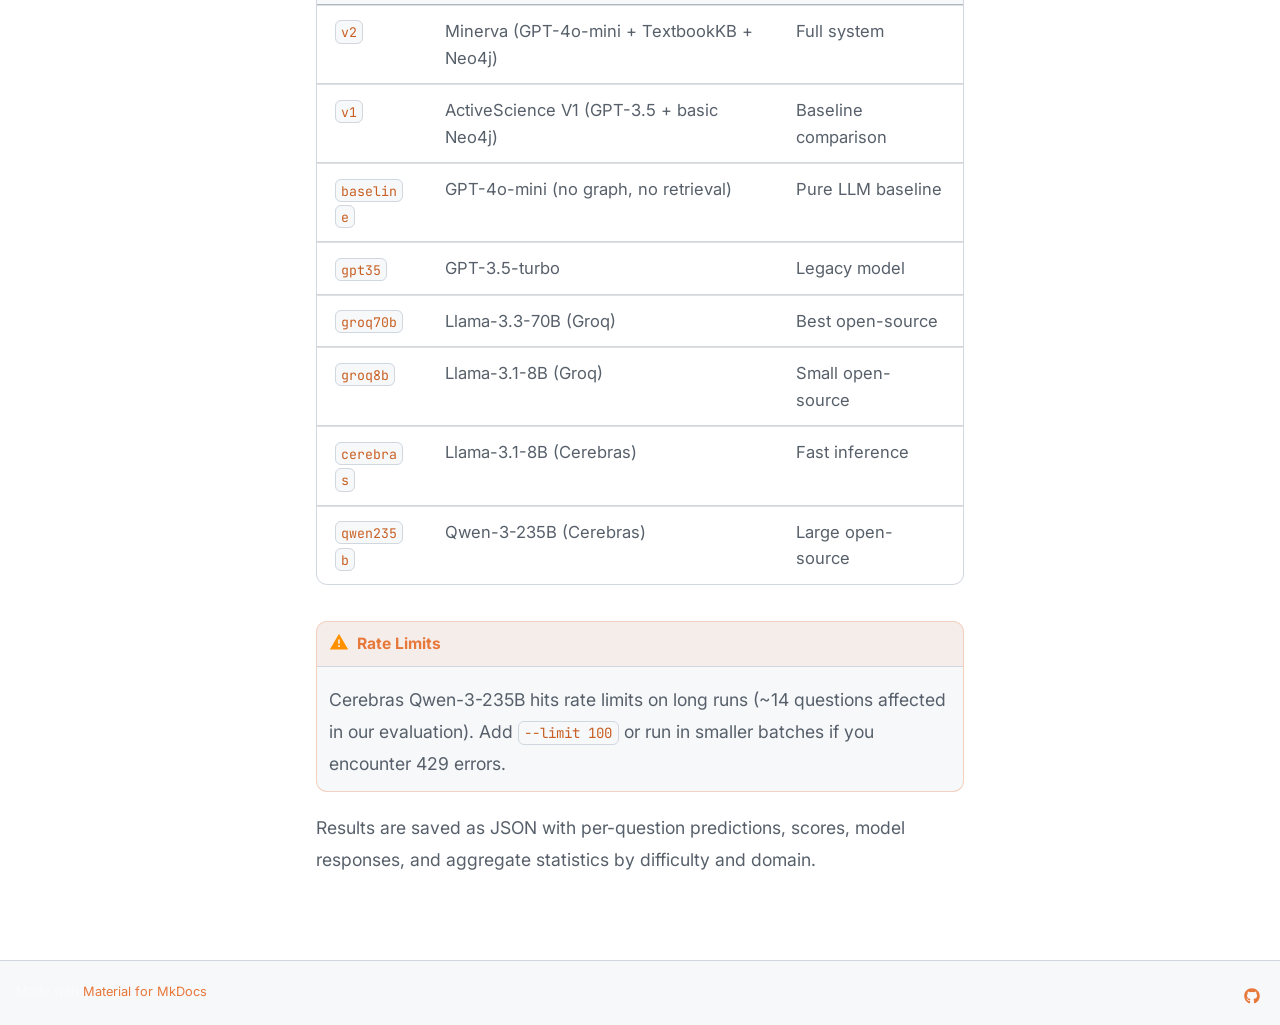
<file: evaluation/benchmark/index.html>
<!doctype html>
<html lang="en" class="no-js">
  <head>
    
      <meta charset="utf-8">
      <meta name="viewport" content="width=device-width,initial-scale=1">
      
        <meta name="description" content="Materials Science Knowledge Graph System">
      
      
      
        <link rel="canonical" href="https://snsevval.github.io/scientific-literature-knowledge-graph/evaluation/benchmark/">
      
      
        <link rel="prev" href="../../system/critic/">
      
      
        <link rel="next" href="../results/">
      
      
        
      
      
      <link rel="icon" href="../../assets/logo.svg">
      <meta name="generator" content="mkdocs-1.6.1, mkdocs-material-9.7.6">
    
    
      
        <title>Benchmark - Minerva</title>
      
    
    
      <link rel="stylesheet" href="../../assets/stylesheets/main.484c7ddc.min.css">
      
        
        <link rel="stylesheet" href="../../assets/stylesheets/palette.ab4e12ef.min.css">
      
      


    
    
      
    
    
      
        
        
        <link rel="preconnect" href="https://fonts.gstatic.com" crossorigin>
        <link rel="stylesheet" href="https://fonts.googleapis.com/css?family=Inter:300,300i,400,400i,700,700i%7CJetBrains+Mono:400,400i,700,700i&display=fallback">
        <style>:root{--md-text-font:"Inter";--md-code-font:"JetBrains Mono"}</style>
      
    
    
      <link rel="stylesheet" href="../../stylesheets/extra.css">
    
    <script>__md_scope=new URL("../..",location),__md_hash=e=>[...e].reduce(((e,_)=>(e<<5)-e+_.charCodeAt(0)),0),__md_get=(e,_=localStorage,t=__md_scope)=>JSON.parse(_.getItem(t.pathname+"."+e)),__md_set=(e,_,t=localStorage,a=__md_scope)=>{try{t.setItem(a.pathname+"."+e,JSON.stringify(_))}catch(e){}}</script>
    
      

    
    
  </head>
  
  
    
    
      
    
    
    
    
    <body dir="ltr" data-md-color-scheme="default" data-md-color-primary="deep-orange" data-md-color-accent="deep-orange">
  
    
    <input class="md-toggle" data-md-toggle="drawer" type="checkbox" id="__drawer" autocomplete="off">
    <input class="md-toggle" data-md-toggle="search" type="checkbox" id="__search" autocomplete="off">
    <label class="md-overlay" for="__drawer"></label>
    <div data-md-component="skip">
      
        
        <a href="#benchmark" class="md-skip">
          Skip to content
        </a>
      
    </div>
    <div data-md-component="announce">
      
    </div>
    
    
      

<header class="md-header" data-md-component="header">
  <nav class="md-header__inner md-grid" aria-label="Header">
    <a href="../.." title="Minerva" class="md-header__button md-logo" aria-label="Minerva" data-md-component="logo">
      
  <img src="../../assets/logo.svg" alt="logo">

    </a>
    <label class="md-header__button md-icon" for="__drawer">
      
      <svg xmlns="http://www.w3.org/2000/svg" viewBox="0 0 24 24"><path d="M3 6h18v2H3zm0 5h18v2H3zm0 5h18v2H3z"/></svg>
    </label>
    <div class="md-header__title" data-md-component="header-title">
      <div class="md-header__ellipsis">
        <div class="md-header__topic">
          <span class="md-ellipsis">
            Minerva
          </span>
        </div>
        <div class="md-header__topic" data-md-component="header-topic">
          <span class="md-ellipsis">
            
              Benchmark
            
          </span>
        </div>
      </div>
    </div>
    
      
        <form class="md-header__option" data-md-component="palette">
  
    
    
    
    <input class="md-option" data-md-color-media="" data-md-color-scheme="default" data-md-color-primary="deep-orange" data-md-color-accent="deep-orange"  aria-label="Switch to dark mode"  type="radio" name="__palette" id="__palette_0">
    
      <label class="md-header__button md-icon" title="Switch to dark mode" for="__palette_1" hidden>
        <svg xmlns="http://www.w3.org/2000/svg" viewBox="0 0 24 24"><path d="M12 18c-.89 0-1.74-.2-2.5-.55C11.56 16.5 13 14.42 13 12s-1.44-4.5-3.5-5.45C10.26 6.2 11.11 6 12 6a6 6 0 0 1 6 6 6 6 0 0 1-6 6m8-9.31V4h-4.69L12 .69 8.69 4H4v4.69L.69 12 4 15.31V20h4.69L12 23.31 15.31 20H20v-4.69L23.31 12z"/></svg>
      </label>
    
  
    
    
    
    <input class="md-option" data-md-color-media="" data-md-color-scheme="slate" data-md-color-primary="deep-orange" data-md-color-accent="deep-orange"  aria-label="Switch to light mode"  type="radio" name="__palette" id="__palette_1">
    
      <label class="md-header__button md-icon" title="Switch to light mode" for="__palette_0" hidden>
        <svg xmlns="http://www.w3.org/2000/svg" viewBox="0 0 24 24"><path d="M12 8a4 4 0 0 0-4 4 4 4 0 0 0 4 4 4 4 0 0 0 4-4 4 4 0 0 0-4-4m0 10a6 6 0 0 1-6-6 6 6 0 0 1 6-6 6 6 0 0 1 6 6 6 6 0 0 1-6 6m8-9.31V4h-4.69L12 .69 8.69 4H4v4.69L.69 12 4 15.31V20h4.69L12 23.31 15.31 20H20v-4.69L23.31 12z"/></svg>
      </label>
    
  
</form>
      
    
    
      <script>var palette=__md_get("__palette");if(palette&&palette.color){if("(prefers-color-scheme)"===palette.color.media){var media=matchMedia("(prefers-color-scheme: light)"),input=document.querySelector(media.matches?"[data-md-color-media='(prefers-color-scheme: light)']":"[data-md-color-media='(prefers-color-scheme: dark)']");palette.color.media=input.getAttribute("data-md-color-media"),palette.color.scheme=input.getAttribute("data-md-color-scheme"),palette.color.primary=input.getAttribute("data-md-color-primary"),palette.color.accent=input.getAttribute("data-md-color-accent")}for(var[key,value]of Object.entries(palette.color))document.body.setAttribute("data-md-color-"+key,value)}</script>
    
    
    
      
      
        <label class="md-header__button md-icon" for="__search">
          
          <svg xmlns="http://www.w3.org/2000/svg" viewBox="0 0 24 24"><path d="M9.5 3A6.5 6.5 0 0 1 16 9.5c0 1.61-.59 3.09-1.56 4.23l.27.27h.79l5 5-1.5 1.5-5-5v-.79l-.27-.27A6.52 6.52 0 0 1 9.5 16 6.5 6.5 0 0 1 3 9.5 6.5 6.5 0 0 1 9.5 3m0 2C7 5 5 7 5 9.5S7 14 9.5 14 14 12 14 9.5 12 5 9.5 5"/></svg>
        </label>
        <div class="md-search" data-md-component="search" role="dialog">
  <label class="md-search__overlay" for="__search"></label>
  <div class="md-search__inner" role="search">
    <form class="md-search__form" name="search">
      <input type="text" class="md-search__input" name="query" aria-label="Search" placeholder="Search" autocapitalize="off" autocorrect="off" autocomplete="off" spellcheck="false" data-md-component="search-query" required>
      <label class="md-search__icon md-icon" for="__search">
        
        <svg xmlns="http://www.w3.org/2000/svg" viewBox="0 0 24 24"><path d="M9.5 3A6.5 6.5 0 0 1 16 9.5c0 1.61-.59 3.09-1.56 4.23l.27.27h.79l5 5-1.5 1.5-5-5v-.79l-.27-.27A6.52 6.52 0 0 1 9.5 16 6.5 6.5 0 0 1 3 9.5 6.5 6.5 0 0 1 9.5 3m0 2C7 5 5 7 5 9.5S7 14 9.5 14 14 12 14 9.5 12 5 9.5 5"/></svg>
        
        <svg xmlns="http://www.w3.org/2000/svg" viewBox="0 0 24 24"><path d="M20 11v2H8l5.5 5.5-1.42 1.42L4.16 12l7.92-7.92L13.5 5.5 8 11z"/></svg>
      </label>
      <nav class="md-search__options" aria-label="Search">
        
        <button type="reset" class="md-search__icon md-icon" title="Clear" aria-label="Clear" tabindex="-1">
          
          <svg xmlns="http://www.w3.org/2000/svg" viewBox="0 0 24 24"><path d="M19 6.41 17.59 5 12 10.59 6.41 5 5 6.41 10.59 12 5 17.59 6.41 19 12 13.41 17.59 19 19 17.59 13.41 12z"/></svg>
        </button>
      </nav>
      
        <div class="md-search__suggest" data-md-component="search-suggest"></div>
      
    </form>
    <div class="md-search__output">
      <div class="md-search__scrollwrap" tabindex="0" data-md-scrollfix>
        <div class="md-search-result" data-md-component="search-result">
          <div class="md-search-result__meta">
            Initializing search
          </div>
          <ol class="md-search-result__list" role="presentation"></ol>
        </div>
      </div>
    </div>
  </div>
</div>
      
    
    
      <div class="md-header__source">
        <a href="https://github.com/snsevval/scientific-literature-knowledge-graph" title="Go to repository" class="md-source" data-md-component="source">
  <div class="md-source__icon md-icon">
    
    <svg xmlns="http://www.w3.org/2000/svg" viewBox="0 0 448 512"><!--! Font Awesome Free 7.1.0 by @fontawesome - https://fontawesome.com License - https://fontawesome.com/license/free (Icons: CC BY 4.0, Fonts: SIL OFL 1.1, Code: MIT License) Copyright 2025 Fonticons, Inc.--><path d="M439.6 236.1 244 40.5c-5.4-5.5-12.8-8.5-20.4-8.5s-15 3-20.4 8.4L162.5 81l51.5 51.5c27.1-9.1 52.7 16.8 43.4 43.7l49.7 49.7c34.2-11.8 61.2 31 35.5 56.7-26.5 26.5-70.2-2.9-56-37.3L240.3 199v121.9c25.3 12.5 22.3 41.8 9.1 55-6.4 6.4-15.2 10.1-24.3 10.1s-17.8-3.6-24.3-10.1c-17.6-17.6-11.1-46.9 11.2-56v-123c-20.8-8.5-24.6-30.7-18.6-45L142.6 101 8.5 235.1C3 240.6 0 247.9 0 255.5s3 15 8.5 20.4l195.6 195.7c5.4 5.4 12.7 8.4 20.4 8.4s15-3 20.4-8.4l194.7-194.7c5.4-5.4 8.4-12.8 8.4-20.4s-3-15-8.4-20.4"/></svg>
  </div>
  <div class="md-source__repository">
    snsevval/minerva
  </div>
</a>
      </div>
    
  </nav>
  
</header>
    
    <div class="md-container" data-md-component="container">
      
      
        
          
            
<nav class="md-tabs" aria-label="Tabs" data-md-component="tabs">
  <div class="md-grid">
    <ul class="md-tabs__list">
      
        
  
  
  
  
    <li class="md-tabs__item">
      <a href="../.." class="md-tabs__link">
        
  
  
    
  
  Home

      </a>
    </li>
  

      
        
  
  
  
  
    
    
      <li class="md-tabs__item">
        <a href="../../quickstart/" class="md-tabs__link">
          
  
  
  Getting Started

        </a>
      </li>
    
  

      
        
  
  
  
  
    
    
      <li class="md-tabs__item">
        <a href="../../system/architecture/" class="md-tabs__link">
          
  
  
  System

        </a>
      </li>
    
  

      
        
  
  
  
    
  
  
    
    
      <li class="md-tabs__item md-tabs__item--active">
        <a href="./" class="md-tabs__link">
          
  
  
  Evaluation

        </a>
      </li>
    
  

      
    </ul>
  </div>
</nav>
          
        
      
      <main class="md-main" data-md-component="main">
        <div class="md-main__inner md-grid">
          
            
              
              <div class="md-sidebar md-sidebar--primary" data-md-component="sidebar" data-md-type="navigation" >
                <div class="md-sidebar__scrollwrap">
                  <div class="md-sidebar__inner">
                    


  


<nav class="md-nav md-nav--primary md-nav--lifted" aria-label="Navigation" data-md-level="0">
  <label class="md-nav__title" for="__drawer">
    <a href="../.." title="Minerva" class="md-nav__button md-logo" aria-label="Minerva" data-md-component="logo">
      
  <img src="../../assets/logo.svg" alt="logo">

    </a>
    Minerva
  </label>
  
    <div class="md-nav__source">
      <a href="https://github.com/snsevval/scientific-literature-knowledge-graph" title="Go to repository" class="md-source" data-md-component="source">
  <div class="md-source__icon md-icon">
    
    <svg xmlns="http://www.w3.org/2000/svg" viewBox="0 0 448 512"><!--! Font Awesome Free 7.1.0 by @fontawesome - https://fontawesome.com License - https://fontawesome.com/license/free (Icons: CC BY 4.0, Fonts: SIL OFL 1.1, Code: MIT License) Copyright 2025 Fonticons, Inc.--><path d="M439.6 236.1 244 40.5c-5.4-5.5-12.8-8.5-20.4-8.5s-15 3-20.4 8.4L162.5 81l51.5 51.5c27.1-9.1 52.7 16.8 43.4 43.7l49.7 49.7c34.2-11.8 61.2 31 35.5 56.7-26.5 26.5-70.2-2.9-56-37.3L240.3 199v121.9c25.3 12.5 22.3 41.8 9.1 55-6.4 6.4-15.2 10.1-24.3 10.1s-17.8-3.6-24.3-10.1c-17.6-17.6-11.1-46.9 11.2-56v-123c-20.8-8.5-24.6-30.7-18.6-45L142.6 101 8.5 235.1C3 240.6 0 247.9 0 255.5s3 15 8.5 20.4l195.6 195.7c5.4 5.4 12.7 8.4 20.4 8.4s15-3 20.4-8.4l194.7-194.7c5.4-5.4 8.4-12.8 8.4-20.4s-3-15-8.4-20.4"/></svg>
  </div>
  <div class="md-source__repository">
    snsevval/minerva
  </div>
</a>
    </div>
  
  <ul class="md-nav__list" data-md-scrollfix>
    
      
      
  
  
  
  
    <li class="md-nav__item">
      <a href="../.." class="md-nav__link">
        
  
  
  <span class="md-ellipsis">
    
  
    Home
  

    
  </span>
  
  

      </a>
    </li>
  

    
      
      
  
  
  
  
    
    
    
    
      
      
        
      
    
    
    <li class="md-nav__item md-nav__item--nested">
      
        
        
          
        
        <input class="md-nav__toggle md-toggle md-toggle--indeterminate" type="checkbox" id="__nav_2" >
        
          
          <label class="md-nav__link" for="__nav_2" id="__nav_2_label" tabindex="0">
            
  
  
  <span class="md-ellipsis">
    
  
    Getting Started
  

    
  </span>
  
  

            <span class="md-nav__icon md-icon"></span>
          </label>
        
        <nav class="md-nav" data-md-level="1" aria-labelledby="__nav_2_label" aria-expanded="false">
          <label class="md-nav__title" for="__nav_2">
            <span class="md-nav__icon md-icon"></span>
            
  
    Getting Started
  

          </label>
          <ul class="md-nav__list" data-md-scrollfix>
            
              
                
  
  
  
  
    <li class="md-nav__item">
      <a href="../../quickstart/" class="md-nav__link">
        
  
  
  <span class="md-ellipsis">
    
  
    Quick Start
  

    
  </span>
  
  

      </a>
    </li>
  

              
            
              
                
  
  
  
  
    <li class="md-nav__item">
      <a href="../../installation/" class="md-nav__link">
        
  
  
  <span class="md-ellipsis">
    
  
    Installation
  

    
  </span>
  
  

      </a>
    </li>
  

              
            
          </ul>
        </nav>
      
    </li>
  

    
      
      
  
  
  
  
    
    
    
    
      
      
        
      
    
    
    <li class="md-nav__item md-nav__item--nested">
      
        
        
          
        
        <input class="md-nav__toggle md-toggle md-toggle--indeterminate" type="checkbox" id="__nav_3" >
        
          
          <label class="md-nav__link" for="__nav_3" id="__nav_3_label" tabindex="0">
            
  
  
  <span class="md-ellipsis">
    
  
    System
  

    
  </span>
  
  

            <span class="md-nav__icon md-icon"></span>
          </label>
        
        <nav class="md-nav" data-md-level="1" aria-labelledby="__nav_3_label" aria-expanded="false">
          <label class="md-nav__title" for="__nav_3">
            <span class="md-nav__icon md-icon"></span>
            
  
    System
  

          </label>
          <ul class="md-nav__list" data-md-scrollfix>
            
              
                
  
  
  
  
    <li class="md-nav__item">
      <a href="../../system/architecture/" class="md-nav__link">
        
  
  
  <span class="md-ellipsis">
    
  
    Architecture
  

    
  </span>
  
  

      </a>
    </li>
  

              
            
              
                
  
  
  
  
    <li class="md-nav__item">
      <a href="../../system/ttddr/" class="md-nav__link">
        
  
  
  <span class="md-ellipsis">
    
  
    TTD-DR
  

    
  </span>
  
  

      </a>
    </li>
  

              
            
              
                
  
  
  
  
    <li class="md-nav__item">
      <a href="../../system/textbookkb/" class="md-nav__link">
        
  
  
  <span class="md-ellipsis">
    
  
    TextbookKB
  

    
  </span>
  
  

      </a>
    </li>
  

              
            
              
                
  
  
  
  
    <li class="md-nav__item">
      <a href="../../system/critic/" class="md-nav__link">
        
  
  
  <span class="md-ellipsis">
    
  
    Critic Layer
  

    
  </span>
  
  

      </a>
    </li>
  

              
            
          </ul>
        </nav>
      
    </li>
  

    
      
      
  
  
    
  
  
  
    
    
    
    
      
        
        
      
      
        
      
    
    
    <li class="md-nav__item md-nav__item--active md-nav__item--section md-nav__item--nested">
      
        
        
        <input class="md-nav__toggle md-toggle " type="checkbox" id="__nav_4" checked>
        
          
          <label class="md-nav__link" for="__nav_4" id="__nav_4_label" tabindex="">
            
  
  
  <span class="md-ellipsis">
    
  
    Evaluation
  

    
  </span>
  
  

            <span class="md-nav__icon md-icon"></span>
          </label>
        
        <nav class="md-nav" data-md-level="1" aria-labelledby="__nav_4_label" aria-expanded="true">
          <label class="md-nav__title" for="__nav_4">
            <span class="md-nav__icon md-icon"></span>
            
  
    Evaluation
  

          </label>
          <ul class="md-nav__list" data-md-scrollfix>
            
              
                
  
  
    
  
  
  
    <li class="md-nav__item md-nav__item--active">
      
      <input class="md-nav__toggle md-toggle" type="checkbox" id="__toc">
      
      
        
      
      
        <label class="md-nav__link md-nav__link--active" for="__toc">
          
  
  
  <span class="md-ellipsis">
    
  
    Benchmark
  

    
  </span>
  
  

          <span class="md-nav__icon md-icon"></span>
        </label>
      
      <a href="./" class="md-nav__link md-nav__link--active">
        
  
  
  <span class="md-ellipsis">
    
  
    Benchmark
  

    
  </span>
  
  

      </a>
      
        

<nav class="md-nav md-nav--secondary" aria-label="Table of contents">
  
  
  
    
  
  
    <label class="md-nav__title" for="__toc">
      <span class="md-nav__icon md-icon"></span>
      Table of contents
    </label>
    <ul class="md-nav__list" data-md-component="toc" data-md-scrollfix>
      
        <li class="md-nav__item">
  <a href="#overview" class="md-nav__link">
    <span class="md-ellipsis">
      
        Overview
      
    </span>
  </a>
  
</li>
      
        <li class="md-nav__item">
  <a href="#question-format" class="md-nav__link">
    <span class="md-ellipsis">
      
        Question Format
      
    </span>
  </a>
  
</li>
      
        <li class="md-nav__item">
  <a href="#question-sources" class="md-nav__link">
    <span class="md-ellipsis">
      
        Question Sources
      
    </span>
  </a>
  
</li>
      
        <li class="md-nav__item">
  <a href="#distribution" class="md-nav__link">
    <span class="md-ellipsis">
      
        Distribution
      
    </span>
  </a>
  
</li>
      
        <li class="md-nav__item">
  <a href="#scoring" class="md-nav__link">
    <span class="md-ellipsis">
      
        Scoring
      
    </span>
  </a>
  
</li>
      
        <li class="md-nav__item">
  <a href="#example-questions-by-difficulty" class="md-nav__link">
    <span class="md-ellipsis">
      
        Example Questions by Difficulty
      
    </span>
  </a>
  
    <nav class="md-nav" aria-label="Example Questions by Difficulty">
      <ul class="md-nav__list">
        
          <li class="md-nav__item">
  <a href="#easy" class="md-nav__link">
    <span class="md-ellipsis">
      
        Easy
      
    </span>
  </a>
  
</li>
        
          <li class="md-nav__item">
  <a href="#medium" class="md-nav__link">
    <span class="md-ellipsis">
      
        Medium
      
    </span>
  </a>
  
</li>
        
          <li class="md-nav__item">
  <a href="#hard" class="md-nav__link">
    <span class="md-ellipsis">
      
        Hard
      
    </span>
  </a>
  
</li>
        
          <li class="md-nav__item">
  <a href="#expert" class="md-nav__link">
    <span class="md-ellipsis">
      
        Expert
      
    </span>
  </a>
  
</li>
        
      </ul>
    </nav>
  
</li>
      
        <li class="md-nav__item">
  <a href="#running-the-benchmark" class="md-nav__link">
    <span class="md-ellipsis">
      
        Running the Benchmark
      
    </span>
  </a>
  
</li>
      
    </ul>
  
</nav>
      
    </li>
  

              
            
              
                
  
  
  
  
    <li class="md-nav__item">
      <a href="../results/" class="md-nav__link">
        
  
  
  <span class="md-ellipsis">
    
  
    Results
  

    
  </span>
  
  

      </a>
    </li>
  

              
            
              
                
  
  
  
  
    <li class="md-nav__item">
      <a href="../dataset/" class="md-nav__link">
        
  
  
  <span class="md-ellipsis">
    
  
    Dataset
  

    
  </span>
  
  

      </a>
    </li>
  

              
            
          </ul>
        </nav>
      
    </li>
  

    
  </ul>
</nav>
                  </div>
                </div>
              </div>
            
            
              
              <div class="md-sidebar md-sidebar--secondary" data-md-component="sidebar" data-md-type="toc" >
                <div class="md-sidebar__scrollwrap">
                  <div class="md-sidebar__inner">
                    

<nav class="md-nav md-nav--secondary" aria-label="Table of contents">
  
  
  
    
  
  
    <label class="md-nav__title" for="__toc">
      <span class="md-nav__icon md-icon"></span>
      Table of contents
    </label>
    <ul class="md-nav__list" data-md-component="toc" data-md-scrollfix>
      
        <li class="md-nav__item">
  <a href="#overview" class="md-nav__link">
    <span class="md-ellipsis">
      
        Overview
      
    </span>
  </a>
  
</li>
      
        <li class="md-nav__item">
  <a href="#question-format" class="md-nav__link">
    <span class="md-ellipsis">
      
        Question Format
      
    </span>
  </a>
  
</li>
      
        <li class="md-nav__item">
  <a href="#question-sources" class="md-nav__link">
    <span class="md-ellipsis">
      
        Question Sources
      
    </span>
  </a>
  
</li>
      
        <li class="md-nav__item">
  <a href="#distribution" class="md-nav__link">
    <span class="md-ellipsis">
      
        Distribution
      
    </span>
  </a>
  
</li>
      
        <li class="md-nav__item">
  <a href="#scoring" class="md-nav__link">
    <span class="md-ellipsis">
      
        Scoring
      
    </span>
  </a>
  
</li>
      
        <li class="md-nav__item">
  <a href="#example-questions-by-difficulty" class="md-nav__link">
    <span class="md-ellipsis">
      
        Example Questions by Difficulty
      
    </span>
  </a>
  
    <nav class="md-nav" aria-label="Example Questions by Difficulty">
      <ul class="md-nav__list">
        
          <li class="md-nav__item">
  <a href="#easy" class="md-nav__link">
    <span class="md-ellipsis">
      
        Easy
      
    </span>
  </a>
  
</li>
        
          <li class="md-nav__item">
  <a href="#medium" class="md-nav__link">
    <span class="md-ellipsis">
      
        Medium
      
    </span>
  </a>
  
</li>
        
          <li class="md-nav__item">
  <a href="#hard" class="md-nav__link">
    <span class="md-ellipsis">
      
        Hard
      
    </span>
  </a>
  
</li>
        
          <li class="md-nav__item">
  <a href="#expert" class="md-nav__link">
    <span class="md-ellipsis">
      
        Expert
      
    </span>
  </a>
  
</li>
        
      </ul>
    </nav>
  
</li>
      
        <li class="md-nav__item">
  <a href="#running-the-benchmark" class="md-nav__link">
    <span class="md-ellipsis">
      
        Running the Benchmark
      
    </span>
  </a>
  
</li>
      
    </ul>
  
</nav>
                  </div>
                </div>
              </div>
            
          
          
            <div class="md-content" data-md-component="content">
              
              <article class="md-content__inner md-typeset">
                
                  



<h1 id="benchmark">Benchmark<a class="headerlink" href="#benchmark" title="Permanent link">&para;</a></h1>
<h2 id="overview">Overview<a class="headerlink" href="#overview" title="Permanent link">&para;</a></h2>
<div class="callout-soft">
<p><strong>Download benchmark JSON</strong><br />
<a class="doc-btn" href="../../assets/benchmark_fillblank_200.json">benchmark_fillblank_200.json</a></p>
</div>
<p>The <strong>Minerva Fill-in-the-Blank Benchmark (MatSci-FiB-200)</strong> is a 200-question evaluation set designed to measure factual recall and retrieval quality in materials science. Questions are drawn directly from textbook content to test whether a system can retrieve specific, verifiable facts — not just produce plausible-sounding text.</p>
<div class="admonition info">
<p class="admonition-title">Why fill-in-the-blank?</p>
<p>Open-ended Q&amp;A benchmarks suffer from subjective evaluation: two different correct answers may receive different scores depending on the judge. Fill-in-the-blank questions solve this by requiring a <strong>short, specific answer</strong> that can be graded objectively. This format directly measures whether TextbookKB retrieval adds value — a system with the right textbook page should clearly outperform one relying solely on parametric memory.</p>
</div>
<hr />
<h2 id="question-format">Question Format<a class="headerlink" href="#question-format" title="Permanent link">&para;</a></h2>
<p>Each question has a single blank, a short ground truth, a source reference, a difficulty label, and a domain tag.</p>
<div class="highlight"><pre><span></span><code><a id="__codelineno-0-1" name="__codelineno-0-1" href="#__codelineno-0-1"></a>Question: &quot;The atomic packing factor (APF) for an FCC crystal structure is ___.&quot;
<a id="__codelineno-0-2" name="__codelineno-0-2" href="#__codelineno-0-2"></a>Ground truth: &quot;0.74&quot;
<a id="__codelineno-0-3" name="__codelineno-0-3" href="#__codelineno-0-3"></a>Source: Callister p.68
<a id="__codelineno-0-4" name="__codelineno-0-4" href="#__codelineno-0-4"></a>Difficulty: Easy
<a id="__codelineno-0-5" name="__codelineno-0-5" href="#__codelineno-0-5"></a>Domain: Crystal Structure
<a id="__codelineno-0-6" name="__codelineno-0-6" href="#__codelineno-0-6"></a>
<a id="__codelineno-0-7" name="__codelineno-0-7" href="#__codelineno-0-7"></a>Question: &quot;Fick&#39;s first law states J = ___.&quot;
<a id="__codelineno-0-8" name="__codelineno-0-8" href="#__codelineno-0-8"></a>Ground truth: &quot;-D(dC/dx)&quot;
<a id="__codelineno-0-9" name="__codelineno-0-9" href="#__codelineno-0-9"></a>Source: Callister p.184
<a id="__codelineno-0-10" name="__codelineno-0-10" href="#__codelineno-0-10"></a>Difficulty: Medium
<a id="__codelineno-0-11" name="__codelineno-0-11" href="#__codelineno-0-11"></a>Domain: Diffusion
<a id="__codelineno-0-12" name="__codelineno-0-12" href="#__codelineno-0-12"></a>
<a id="__codelineno-0-13" name="__codelineno-0-13" href="#__codelineno-0-13"></a>Question: &quot;The minimum radius ratio (r/R) for CN=8 is ___.&quot;
<a id="__codelineno-0-14" name="__codelineno-0-14" href="#__codelineno-0-14"></a>Ground truth: &quot;0.732&quot;
<a id="__codelineno-0-15" name="__codelineno-0-15" href="#__codelineno-0-15"></a>Source: Shackelford p.52
<a id="__codelineno-0-16" name="__codelineno-0-16" href="#__codelineno-0-16"></a>Difficulty: Hard
<a id="__codelineno-0-17" name="__codelineno-0-17" href="#__codelineno-0-17"></a>Domain: Crystal Structure
</code></pre></div>
<hr />
<h2 id="question-sources">Question Sources<a class="headerlink" href="#question-sources" title="Permanent link">&para;</a></h2>
<p>Questions are drawn from 4 textbooks (subsets of the full TextbookKB corpus, chosen for question density):</p>
<table>
<thead>
<tr>
<th>Textbook</th>
<th style="text-align: center;">Questions</th>
<th>Focus</th>
</tr>
</thead>
<tbody>
<tr>
<td>Callister — <em>Materials Science and Engineering</em></td>
<td style="text-align: center;">~90</td>
<td>Broadest coverage — crystal structure, mechanical, diffusion, electronic</td>
</tr>
<tr>
<td>Shackelford — <em>Introduction to Materials Science</em> (9th ed.)</td>
<td style="text-align: center;">~70</td>
<td>Numerical constants, coordination numbers, structure</td>
</tr>
<tr>
<td>Kittel — <em>Introduction to Solid State Physics</em></td>
<td style="text-align: center;">~25</td>
<td>Band theory, BCS superconductivity, Lorentz number</td>
</tr>
<tr>
<td>Cengel — <em>Heat Transfer</em></td>
<td style="text-align: center;">~15</td>
<td>Thermal conductivity, heat transfer equations</td>
</tr>
</tbody>
</table>
<hr />
<h2 id="distribution">Distribution<a class="headerlink" href="#distribution" title="Permanent link">&para;</a></h2>
<div class="tabbed-set tabbed-alternate" data-tabs="1:2"><input checked="checked" id="__tabbed_1_1" name="__tabbed_1" type="radio" /><input id="__tabbed_1_2" name="__tabbed_1" type="radio" /><div class="tabbed-labels"><label for="__tabbed_1_1">By Difficulty</label><label for="__tabbed_1_2">By Domain</label></div>
<div class="tabbed-content">
<div class="tabbed-block">
<table>
<thead>
<tr>
<th>Difficulty</th>
<th style="text-align: right;">Count</th>
<th style="text-align: right;">%</th>
<th>Description</th>
</tr>
</thead>
<tbody>
<tr>
<td><strong>Easy</strong></td>
<td style="text-align: right;">51</td>
<td style="text-align: right;">25.5%</td>
<td>Fundamental facts memorized by any materials engineer — coordination numbers, basic crystal structures, majority carriers</td>
</tr>
<tr>
<td><strong>Medium</strong></td>
<td style="text-align: right;">92</td>
<td style="text-align: right;">46.0%</td>
<td>Specific values requiring textbook lookup — Arrhenius equation, eutectoid composition, diffusion equations</td>
</tr>
<tr>
<td><strong>Hard</strong></td>
<td style="text-align: right;">48</td>
<td style="text-align: right;">24.0%</td>
<td>Less common numerical constants — radius ratios, specific APF values, less-cited formulas</td>
</tr>
<tr>
<td><strong>Expert</strong></td>
<td style="text-align: right;">9</td>
<td style="text-align: right;">4.5%</td>
<td>Advanced solid state physics — Bloch's theorem, BCS energy gap, Lorentz number</td>
</tr>
</tbody>
</table>
</div>
<div class="tabbed-block">
<table>
<thead>
<tr>
<th>Domain</th>
<th style="text-align: right;">Count</th>
<th>Domain</th>
<th style="text-align: right;">Count</th>
</tr>
</thead>
<tbody>
<tr>
<td>Electronic</td>
<td style="text-align: right;">42</td>
<td>Thermal</td>
<td style="text-align: right;">13</td>
</tr>
<tr>
<td>Mechanical</td>
<td style="text-align: right;">40</td>
<td>Diffusion</td>
<td style="text-align: right;">12</td>
</tr>
<tr>
<td>Crystal Structure</td>
<td style="text-align: right;">33</td>
<td>Polymer</td>
<td style="text-align: right;">10</td>
</tr>
<tr>
<td>Phase Diagram</td>
<td style="text-align: right;">22</td>
<td>Corrosion</td>
<td style="text-align: right;">8</td>
</tr>
<tr>
<td>Ceramic</td>
<td style="text-align: right;">14</td>
<td>Materials Selection</td>
<td style="text-align: right;">6</td>
</tr>
</tbody>
</table>
</div>
</div>
</div>
<hr />
<h2 id="scoring">Scoring<a class="headerlink" href="#scoring" title="Permanent link">&para;</a></h2>
<p>Answers are graded by <strong>LLM-as-judge</strong> (GPT-4o-mini) on a 0–3 scale:</p>
<table>
<thead>
<tr>
<th style="text-align: right;">Score</th>
<th>Meaning</th>
</tr>
</thead>
<tbody>
<tr>
<td style="text-align: right;"><strong>3</strong></td>
<td>Correct — matches ground truth in substance (exact or equivalent form)</td>
</tr>
<tr>
<td style="text-align: right;"><strong>2</strong></td>
<td>Mostly correct — right concept but minor imprecision or notation difference</td>
</tr>
<tr>
<td style="text-align: right;"><strong>1</strong></td>
<td>Partially correct — relevant but significant error</td>
</tr>
<tr>
<td style="text-align: right;"><strong>0</strong></td>
<td>Wrong or irrelevant</td>
</tr>
</tbody>
</table>
<p><strong>Judge rules:</strong></p>
<ul>
<li>Numerical answers accept reasonable rounding — <code>0.74</code> and <code>0.740</code> both score 3</li>
<li>Equivalent formula forms accepted — <code>a = 4r/√2</code> equals <code>a = 2√2r</code></li>
<li>More specific correct answers score 3, not 2 — <code>"majority carrier concentration"</code> for GT <code>"carrier concentration"</code> → 3</li>
<li>Missing exponents are penalized — <code>2.44</code> for GT <code>2.44 × 10⁻⁸</code> → 1 (value present but physically wrong magnitude)</li>
</ul>
<p><strong>Accuracy</strong> is computed as <code>score / 3 × 100%</code> averaged across all questions.</p>
<hr />
<h2 id="example-questions-by-difficulty">Example Questions by Difficulty<a class="headerlink" href="#example-questions-by-difficulty" title="Permanent link">&para;</a></h2>
<h3 id="easy">Easy<a class="headerlink" href="#easy" title="Permanent link">&para;</a></h3>
<div class="highlight"><pre><span></span><code><a id="__codelineno-1-1" name="__codelineno-1-1" href="#__codelineno-1-1"></a>Q: The coordination number for atoms in an FCC structure is ___.
<a id="__codelineno-1-2" name="__codelineno-1-2" href="#__codelineno-1-2"></a>GT: 12
<a id="__codelineno-1-3" name="__codelineno-1-3" href="#__codelineno-1-3"></a>
<a id="__codelineno-1-4" name="__codelineno-1-4" href="#__codelineno-1-4"></a>Q: In n-type doping, the majority carriers are ___.
<a id="__codelineno-1-5" name="__codelineno-1-5" href="#__codelineno-1-5"></a>GT: electrons
<a id="__codelineno-1-6" name="__codelineno-1-6" href="#__codelineno-1-6"></a>
<a id="__codelineno-1-7" name="__codelineno-1-7" href="#__codelineno-1-7"></a>Q: The APF for a simple cubic structure is ___.
<a id="__codelineno-1-8" name="__codelineno-1-8" href="#__codelineno-1-8"></a>GT: 0.52
</code></pre></div>
<h3 id="medium">Medium<a class="headerlink" href="#medium" title="Permanent link">&para;</a></h3>
<div class="highlight"><pre><span></span><code><a id="__codelineno-2-1" name="__codelineno-2-1" href="#__codelineno-2-1"></a>Q: The Arrhenius diffusion equation is D = ___.
<a id="__codelineno-2-2" name="__codelineno-2-2" href="#__codelineno-2-2"></a>GT: D₀ exp(-Qd/RT)
<a id="__codelineno-2-3" name="__codelineno-2-3" href="#__codelineno-2-3"></a>
<a id="__codelineno-2-4" name="__codelineno-2-4" href="#__codelineno-2-4"></a>Q: The eutectoid composition in the Fe-C system is ___ wt% C.
<a id="__codelineno-2-5" name="__codelineno-2-5" href="#__codelineno-2-5"></a>GT: 0.76
<a id="__codelineno-2-6" name="__codelineno-2-6" href="#__codelineno-2-6"></a>
<a id="__codelineno-2-7" name="__codelineno-2-7" href="#__codelineno-2-7"></a>Q: Diffusivity ordering fastest to slowest: ___ &gt; grain boundary &gt; lattice.
<a id="__codelineno-2-8" name="__codelineno-2-8" href="#__codelineno-2-8"></a>GT: surface
</code></pre></div>
<h3 id="hard">Hard<a class="headerlink" href="#hard" title="Permanent link">&para;</a></h3>
<div class="highlight"><pre><span></span><code><a id="__codelineno-3-1" name="__codelineno-3-1" href="#__codelineno-3-1"></a>Q: The minimum radius ratio (r/R) for CN=8 is ___.
<a id="__codelineno-3-2" name="__codelineno-3-2" href="#__codelineno-3-2"></a>GT: 0.732
<a id="__codelineno-3-3" name="__codelineno-3-3" href="#__codelineno-3-3"></a>
<a id="__codelineno-3-4" name="__codelineno-3-4" href="#__codelineno-3-4"></a>Q: In BCS theory, the energy gap Δ = ___.
<a id="__codelineno-3-5" name="__codelineno-3-5" href="#__codelineno-3-5"></a>GT: 3.53 kBTc
<a id="__codelineno-3-6" name="__codelineno-3-6" href="#__codelineno-3-6"></a>
<a id="__codelineno-3-7" name="__codelineno-3-7" href="#__codelineno-3-7"></a>Q: The Wiedemann-Franz law: L = k/(σT) = ___ W·Ω/K².
<a id="__codelineno-3-8" name="__codelineno-3-8" href="#__codelineno-3-8"></a>GT: 2.44 × 10⁻⁸
</code></pre></div>
<h3 id="expert">Expert<a class="headerlink" href="#expert" title="Permanent link">&para;</a></h3>
<div class="highlight"><pre><span></span><code><a id="__codelineno-4-1" name="__codelineno-4-1" href="#__codelineno-4-1"></a>Q: Bloch&#39;s theorem states that ψk(r) = ___.
<a id="__codelineno-4-2" name="__codelineno-4-2" href="#__codelineno-4-2"></a>GT: uk(r)·e^(ik·r), where uk has the periodicity of the lattice
<a id="__codelineno-4-3" name="__codelineno-4-3" href="#__codelineno-4-3"></a>
<a id="__codelineno-4-4" name="__codelineno-4-4" href="#__codelineno-4-4"></a>Q: The Lorentz number k/(σT) = ___ W·Ω/K².
<a id="__codelineno-4-5" name="__codelineno-4-5" href="#__codelineno-4-5"></a>GT: 2.44 × 10⁻⁸
<a id="__codelineno-4-6" name="__codelineno-4-6" href="#__codelineno-4-6"></a>
<a id="__codelineno-4-7" name="__codelineno-4-7" href="#__codelineno-4-7"></a>Q: In the nearly-free electron model, the energy gap at the Brillouin zone
<a id="__codelineno-4-8" name="__codelineno-4-8" href="#__codelineno-4-8"></a>   boundary arises from ___.
<a id="__codelineno-4-9" name="__codelineno-4-9" href="#__codelineno-4-9"></a>GT: Bragg reflection of electron waves / interference of forward and backward
<a id="__codelineno-4-10" name="__codelineno-4-10" href="#__codelineno-4-10"></a>    scattered waves
</code></pre></div>
<hr />
<h2 id="running-the-benchmark">Running the Benchmark<a class="headerlink" href="#running-the-benchmark" title="Permanent link">&para;</a></h2>
<div class="highlight"><pre><span></span><code><a id="__codelineno-5-1" name="__codelineno-5-1" href="#__codelineno-5-1"></a><span class="c1"># All 8 models, all 200 questions (~30 min, costs ~$2-3 in API fees)</span>
<a id="__codelineno-5-2" name="__codelineno-5-2" href="#__codelineno-5-2"></a>python<span class="w"> </span>eval_fillblank.py<span class="w"> </span>--models<span class="w"> </span>all<span class="w"> </span>--limit<span class="w"> </span><span class="m">0</span><span class="w"> </span>--out<span class="w"> </span>results.json
<a id="__codelineno-5-3" name="__codelineno-5-3" href="#__codelineno-5-3"></a>
<a id="__codelineno-5-4" name="__codelineno-5-4" href="#__codelineno-5-4"></a><span class="c1"># V2 only — quick validation</span>
<a id="__codelineno-5-5" name="__codelineno-5-5" href="#__codelineno-5-5"></a>python<span class="w"> </span>eval_fillblank.py<span class="w"> </span>--models<span class="w"> </span>v2<span class="w"> </span>--limit<span class="w"> </span><span class="m">20</span><span class="w"> </span>--out<span class="w"> </span>test.json
<a id="__codelineno-5-6" name="__codelineno-5-6" href="#__codelineno-5-6"></a>
<a id="__codelineno-5-7" name="__codelineno-5-7" href="#__codelineno-5-7"></a><span class="c1"># Compare V1 vs V2 vs GPT-4o-mini baseline</span>
<a id="__codelineno-5-8" name="__codelineno-5-8" href="#__codelineno-5-8"></a>python<span class="w"> </span>eval_fillblank.py<span class="w"> </span>--models<span class="w"> </span>v1,baseline,v2<span class="w"> </span>--limit<span class="w"> </span><span class="m">0</span><span class="w"> </span>--out<span class="w"> </span>compare.json
</code></pre></div>
<p><strong>Available model keys:</strong></p>
<table>
<thead>
<tr>
<th>Key</th>
<th>Model</th>
<th>Notes</th>
</tr>
</thead>
<tbody>
<tr>
<td><code>v2</code></td>
<td>Minerva (GPT-4o-mini + TextbookKB + Neo4j)</td>
<td>Full system</td>
</tr>
<tr>
<td><code>v1</code></td>
<td>ActiveScience V1 (GPT-3.5 + basic Neo4j)</td>
<td>Baseline comparison</td>
</tr>
<tr>
<td><code>baseline</code></td>
<td>GPT-4o-mini (no graph, no retrieval)</td>
<td>Pure LLM baseline</td>
</tr>
<tr>
<td><code>gpt35</code></td>
<td>GPT-3.5-turbo</td>
<td>Legacy model</td>
</tr>
<tr>
<td><code>groq70b</code></td>
<td>Llama-3.3-70B (Groq)</td>
<td>Best open-source</td>
</tr>
<tr>
<td><code>groq8b</code></td>
<td>Llama-3.1-8B (Groq)</td>
<td>Small open-source</td>
</tr>
<tr>
<td><code>cerebras</code></td>
<td>Llama-3.1-8B (Cerebras)</td>
<td>Fast inference</td>
</tr>
<tr>
<td><code>qwen235b</code></td>
<td>Qwen-3-235B (Cerebras)</td>
<td>Large open-source</td>
</tr>
</tbody>
</table>
<div class="admonition warning">
<p class="admonition-title">Rate Limits</p>
<p>Cerebras Qwen-3-235B hits rate limits on long runs (~14 questions affected in our evaluation). Add <code>--limit 100</code> or run in smaller batches if you encounter 429 errors.</p>
</div>
<p>Results are saved as JSON with per-question predictions, scores, model responses, and aggregate statistics by difficulty and domain.</p>












                
              </article>
            </div>
          
          
<script>var target=document.getElementById(location.hash.slice(1));target&&target.name&&(target.checked=target.name.startsWith("__tabbed_"))</script>
        </div>
        
          <button type="button" class="md-top md-icon" data-md-component="top" hidden>
  
  <svg xmlns="http://www.w3.org/2000/svg" viewBox="0 0 24 24"><path d="M13 20h-2V8l-5.5 5.5-1.42-1.42L12 4.16l7.92 7.92-1.42 1.42L13 8z"/></svg>
  Back to top
</button>
        
      </main>
      
        <footer class="md-footer">
  
  <div class="md-footer-meta md-typeset">
    <div class="md-footer-meta__inner md-grid">
      <div class="md-copyright">
  
  
    Made with
    <a href="https://squidfunk.github.io/mkdocs-material/" target="_blank" rel="noopener">
      Material for MkDocs
    </a>
  
</div>
      
        
<div class="md-social">
  
    
    
    
    
      
      
    
    <a href="https://github.com/snsevval/scientific-literature-knowledge-graph" target="_blank" rel="noopener" title="github.com" class="md-social__link">
      <svg xmlns="http://www.w3.org/2000/svg" viewBox="0 0 512 512"><!--! Font Awesome Free 7.1.0 by @fontawesome - https://fontawesome.com License - https://fontawesome.com/license/free (Icons: CC BY 4.0, Fonts: SIL OFL 1.1, Code: MIT License) Copyright 2025 Fonticons, Inc.--><path d="M173.9 397.4c0 2-2.3 3.6-5.2 3.6-3.3.3-5.6-1.3-5.6-3.6 0-2 2.3-3.6 5.2-3.6 3-.3 5.6 1.3 5.6 3.6m-31.1-4.5c-.7 2 1.3 4.3 4.3 4.9 2.6 1 5.6 0 6.2-2s-1.3-4.3-4.3-5.2c-2.6-.7-5.5.3-6.2 2.3m44.2-1.7c-2.9.7-4.9 2.6-4.6 4.9.3 2 2.9 3.3 5.9 2.6 2.9-.7 4.9-2.6 4.6-4.6-.3-1.9-3-3.2-5.9-2.9M252.8 8C114.1 8 8 113.3 8 252c0 110.9 69.8 205.8 169.5 239.2 12.8 2.3 17.3-5.6 17.3-12.1 0-6.2-.3-40.4-.3-61.4 0 0-70 15-84.7-29.8 0 0-11.4-29.1-27.8-36.6 0 0-22.9-15.7 1.6-15.4 0 0 24.9 2 38.6 25.8 21.9 38.6 58.6 27.5 72.9 20.9 2.3-16 8.8-27.1 16-33.7-55.9-6.2-112.3-14.3-112.3-110.5 0-27.5 7.6-41.3 23.6-58.9-2.6-6.5-11.1-33.3 2.6-67.9 20.9-6.5 69 27 69 27 20-5.6 41.5-8.5 62.8-8.5s42.8 2.9 62.8 8.5c0 0 48.1-33.6 69-27 13.7 34.7 5.2 61.4 2.6 67.9 16 17.7 25.8 31.5 25.8 58.9 0 96.5-58.9 104.2-114.8 110.5 9.2 7.9 17 22.9 17 46.4 0 33.7-.3 75.4-.3 83.6 0 6.5 4.6 14.4 17.3 12.1C436.2 457.8 504 362.9 504 252 504 113.3 391.5 8 252.8 8M105.2 352.9c-1.3 1-1 3.3.7 5.2 1.6 1.6 3.9 2.3 5.2 1 1.3-1 1-3.3-.7-5.2-1.6-1.6-3.9-2.3-5.2-1m-10.8-8.1c-.7 1.3.3 2.9 2.3 3.9 1.6 1 3.6.7 4.3-.7.7-1.3-.3-2.9-2.3-3.9-2-.6-3.6-.3-4.3.7m32.4 35.6c-1.6 1.3-1 4.3 1.3 6.2 2.3 2.3 5.2 2.6 6.5 1 1.3-1.3.7-4.3-1.3-6.2-2.2-2.3-5.2-2.6-6.5-1m-11.4-14.7c-1.6 1-1.6 3.6 0 5.9s4.3 3.3 5.6 2.3c1.6-1.3 1.6-3.9 0-6.2-1.4-2.3-4-3.3-5.6-2"/></svg>
    </a>
  
</div>
      
    </div>
  </div>
</footer>
      
    </div>
    <div class="md-dialog" data-md-component="dialog">
      <div class="md-dialog__inner md-typeset"></div>
    </div>
    
    
    
      
      
      <script id="__config" type="application/json">{"annotate": null, "base": "../..", "features": ["navigation.tabs", "navigation.sections", "navigation.expand", "navigation.top", "navigation.instant", "search.highlight", "search.suggest", "content.code.copy", "content.code.annotate", "toc.follow"], "search": "../../assets/javascripts/workers/search.2c215733.min.js", "tags": null, "translations": {"clipboard.copied": "Copied to clipboard", "clipboard.copy": "Copy to clipboard", "search.result.more.one": "1 more on this page", "search.result.more.other": "# more on this page", "search.result.none": "No matching documents", "search.result.one": "1 matching document", "search.result.other": "# matching documents", "search.result.placeholder": "Type to start searching", "search.result.term.missing": "Missing", "select.version": "Select version"}, "version": null}</script>
    
    
      <script src="../../assets/javascripts/bundle.79ae519e.min.js"></script>
      
    
  </body>
</html>
</file>
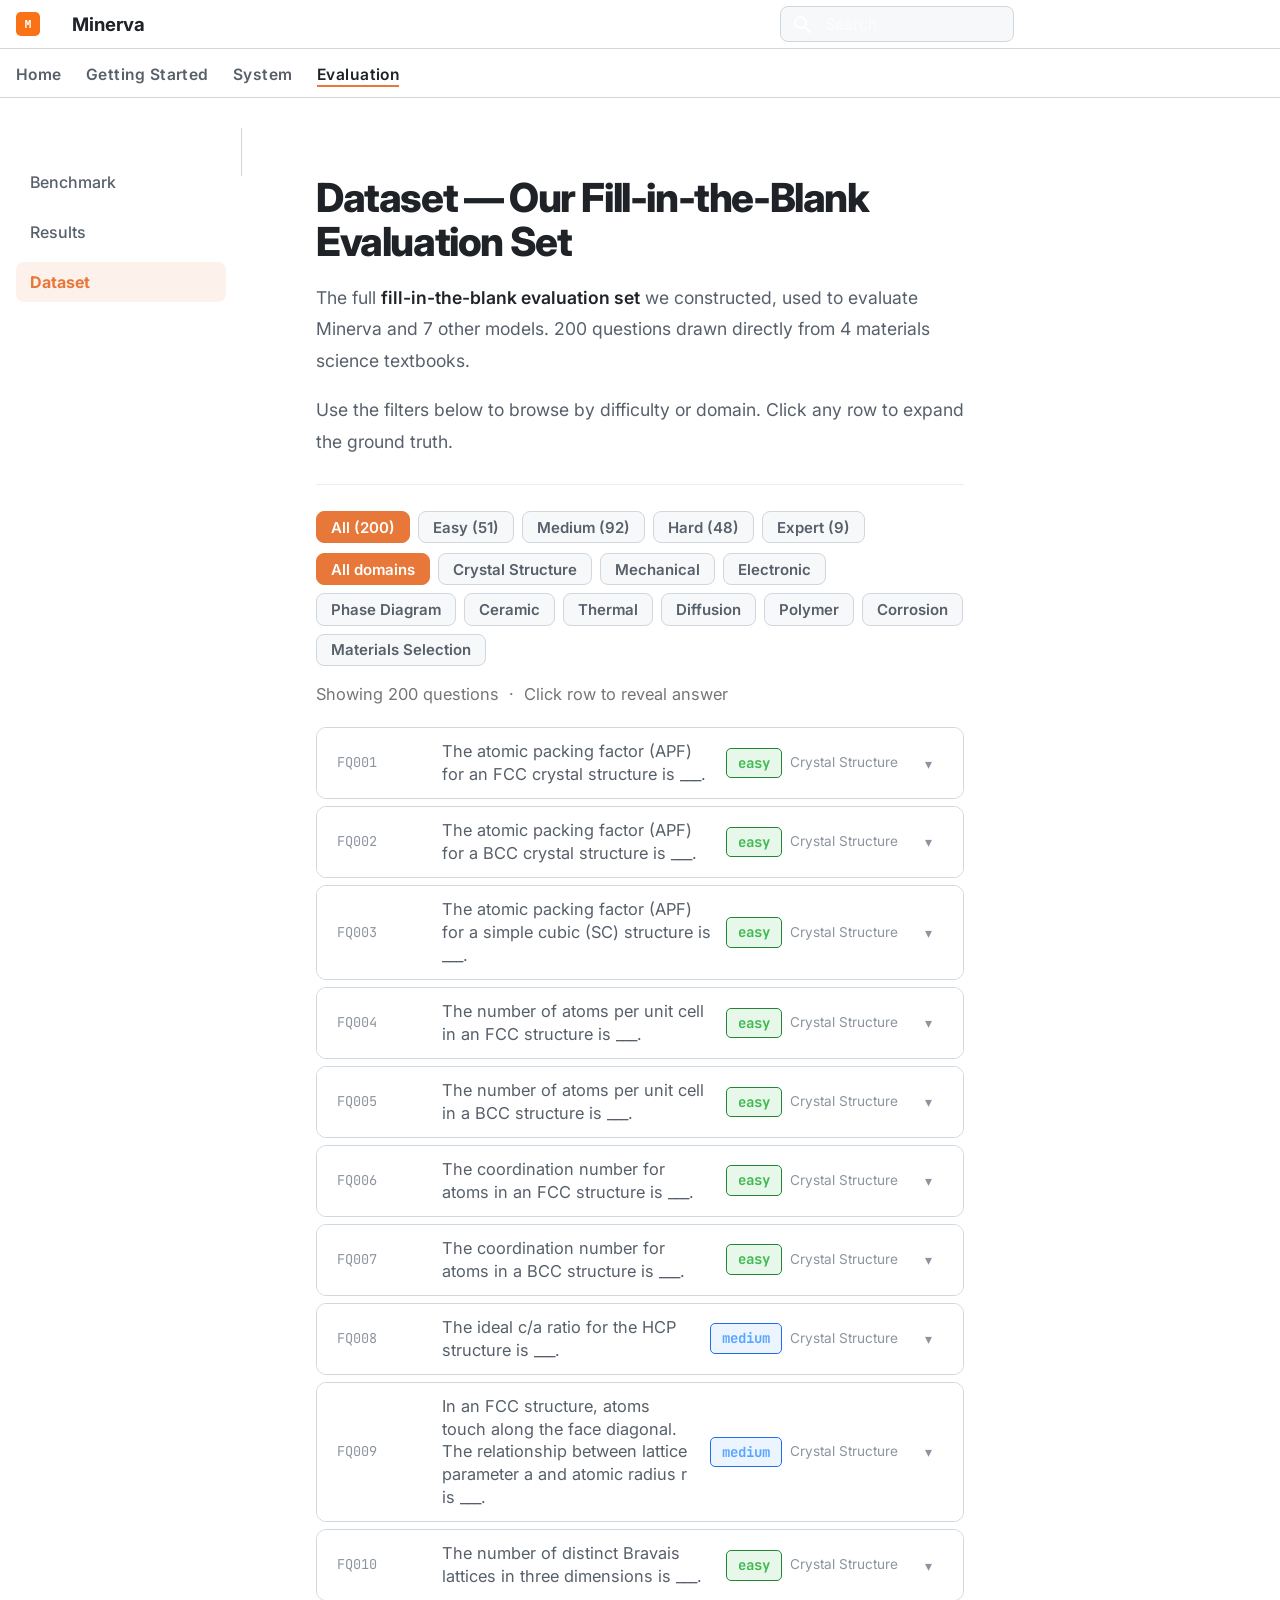
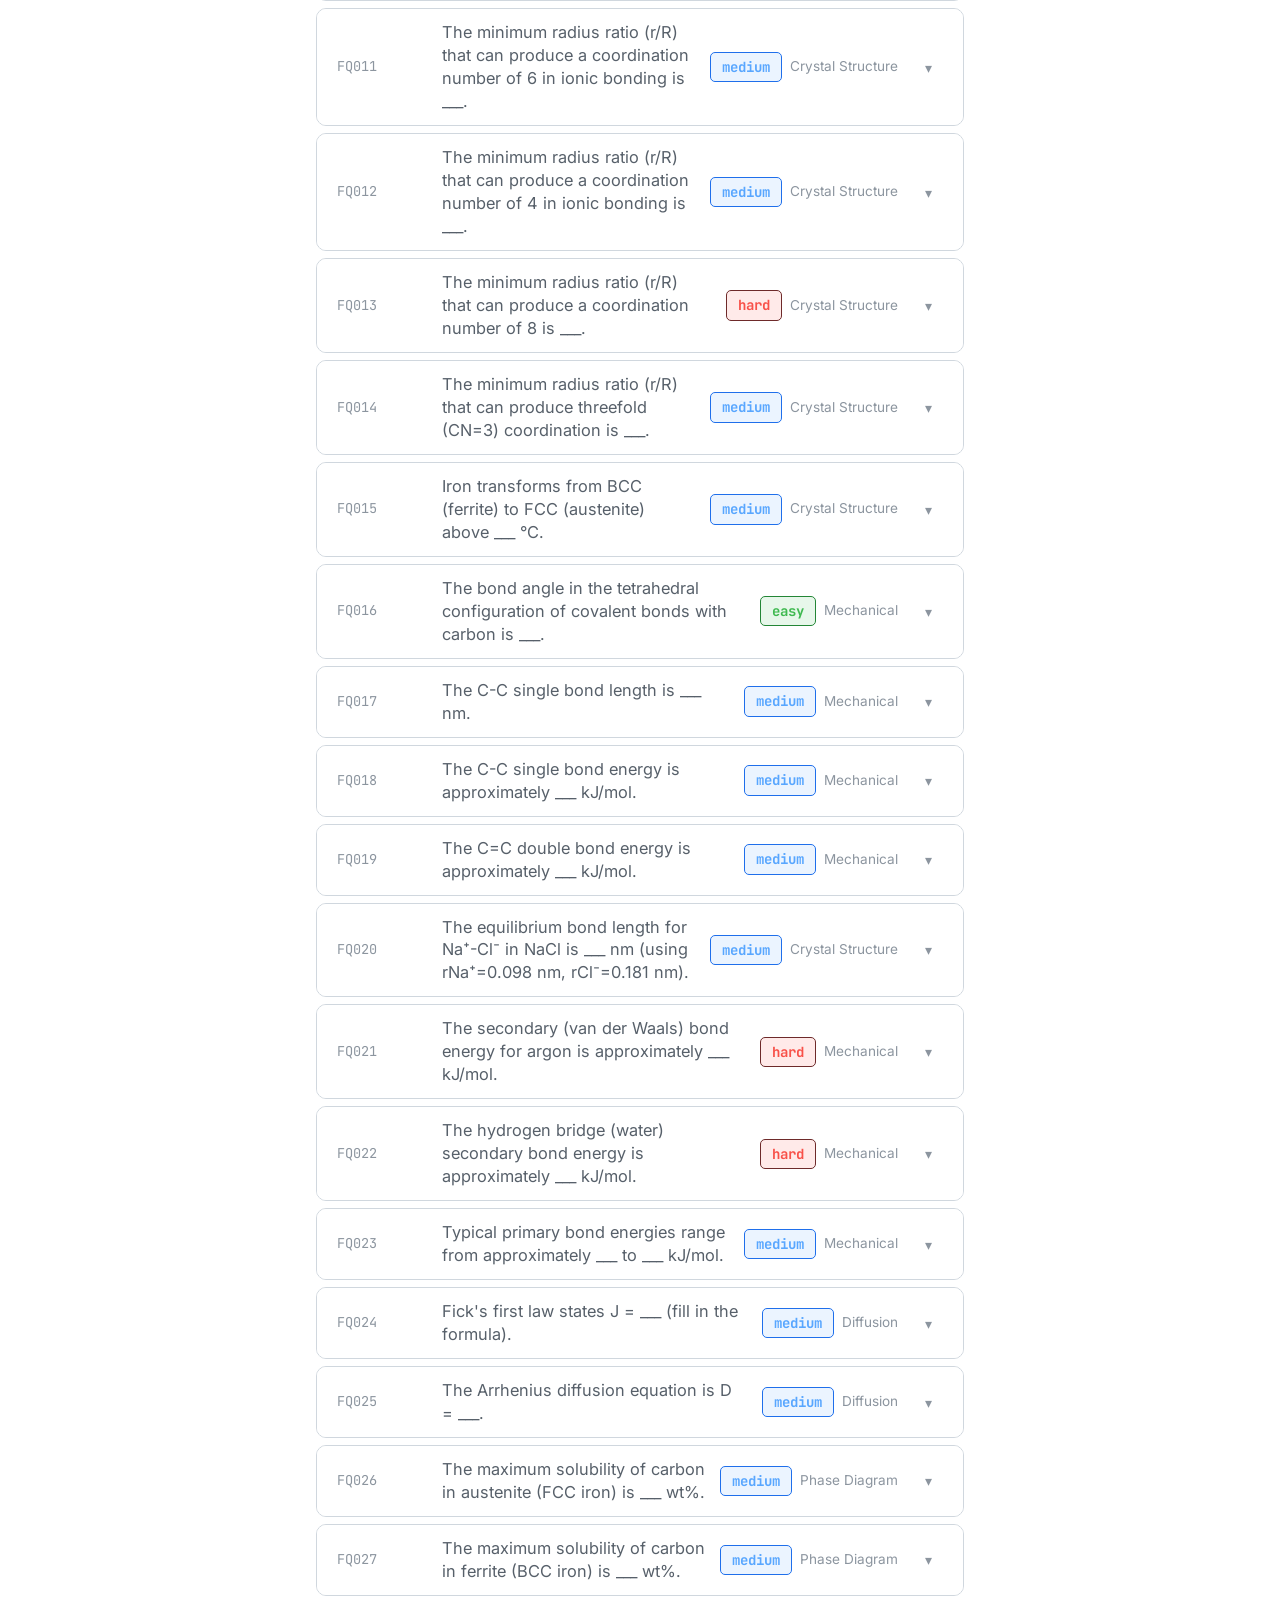
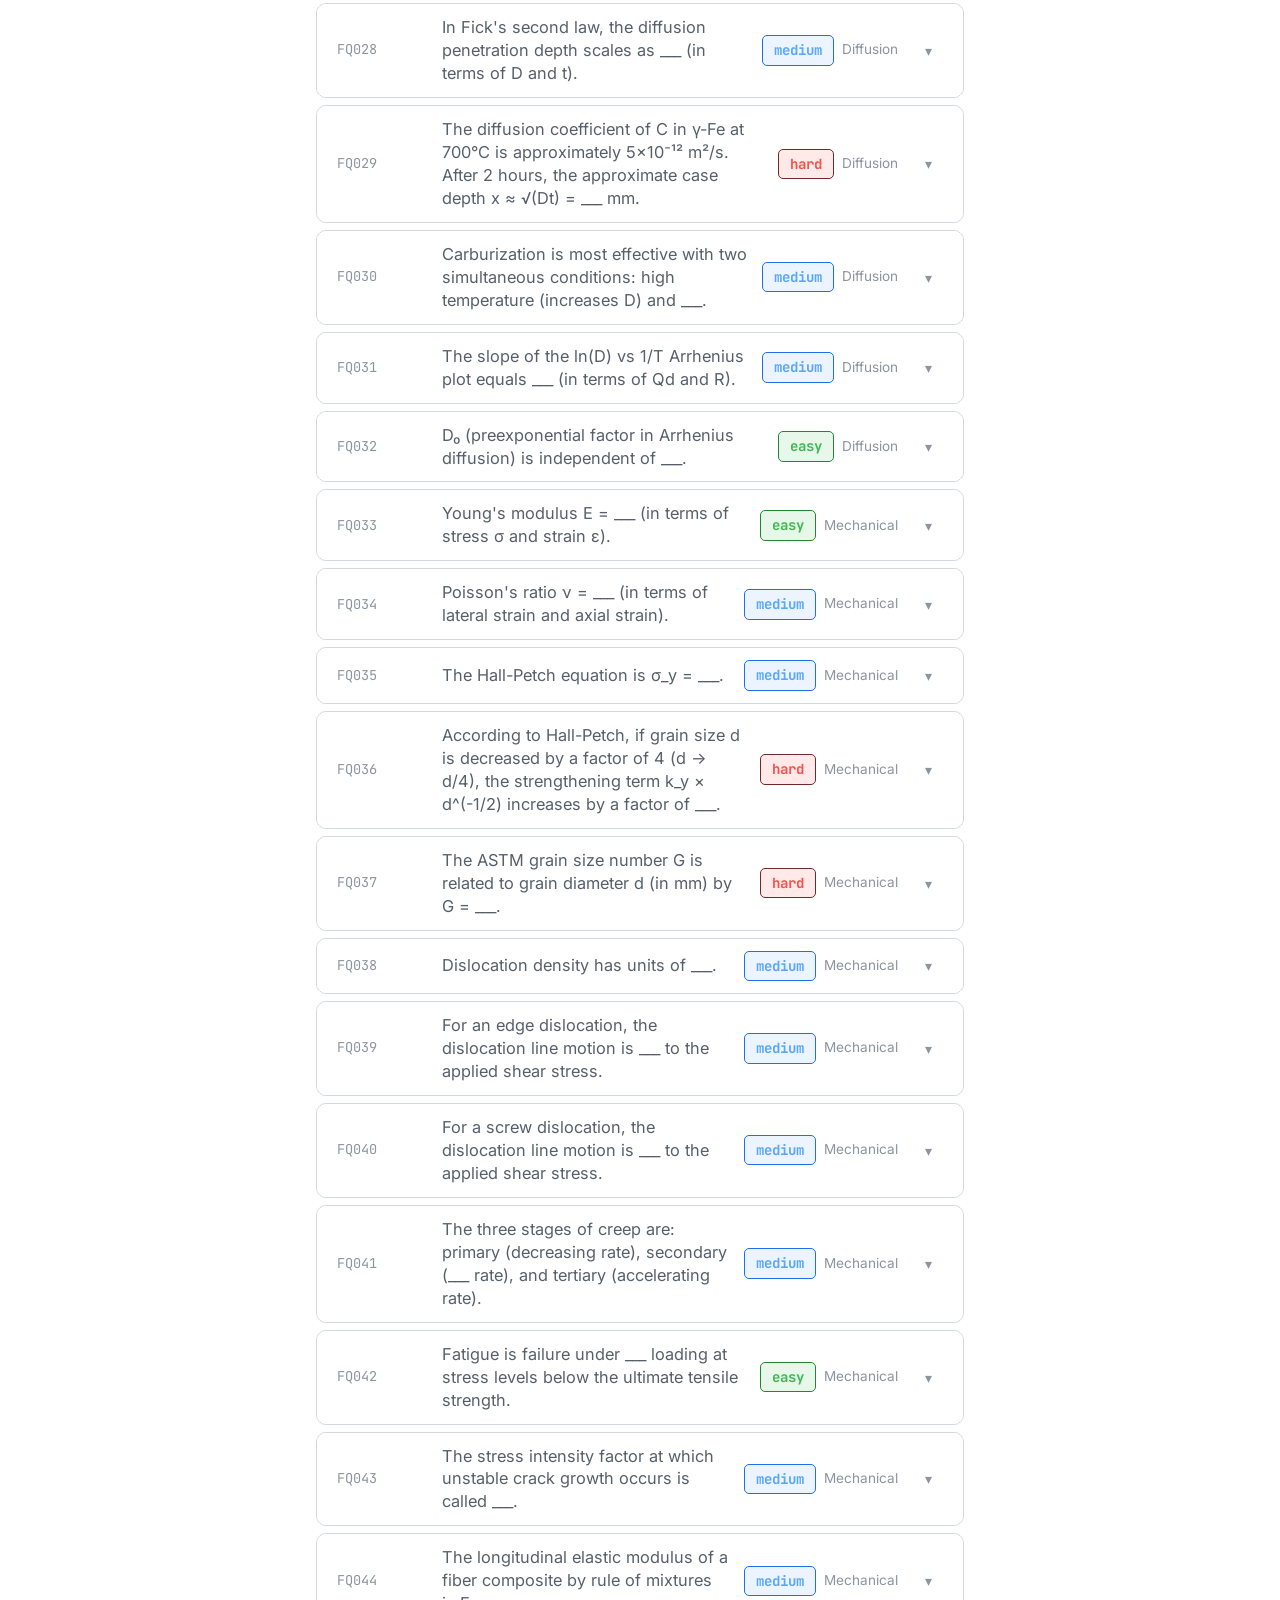
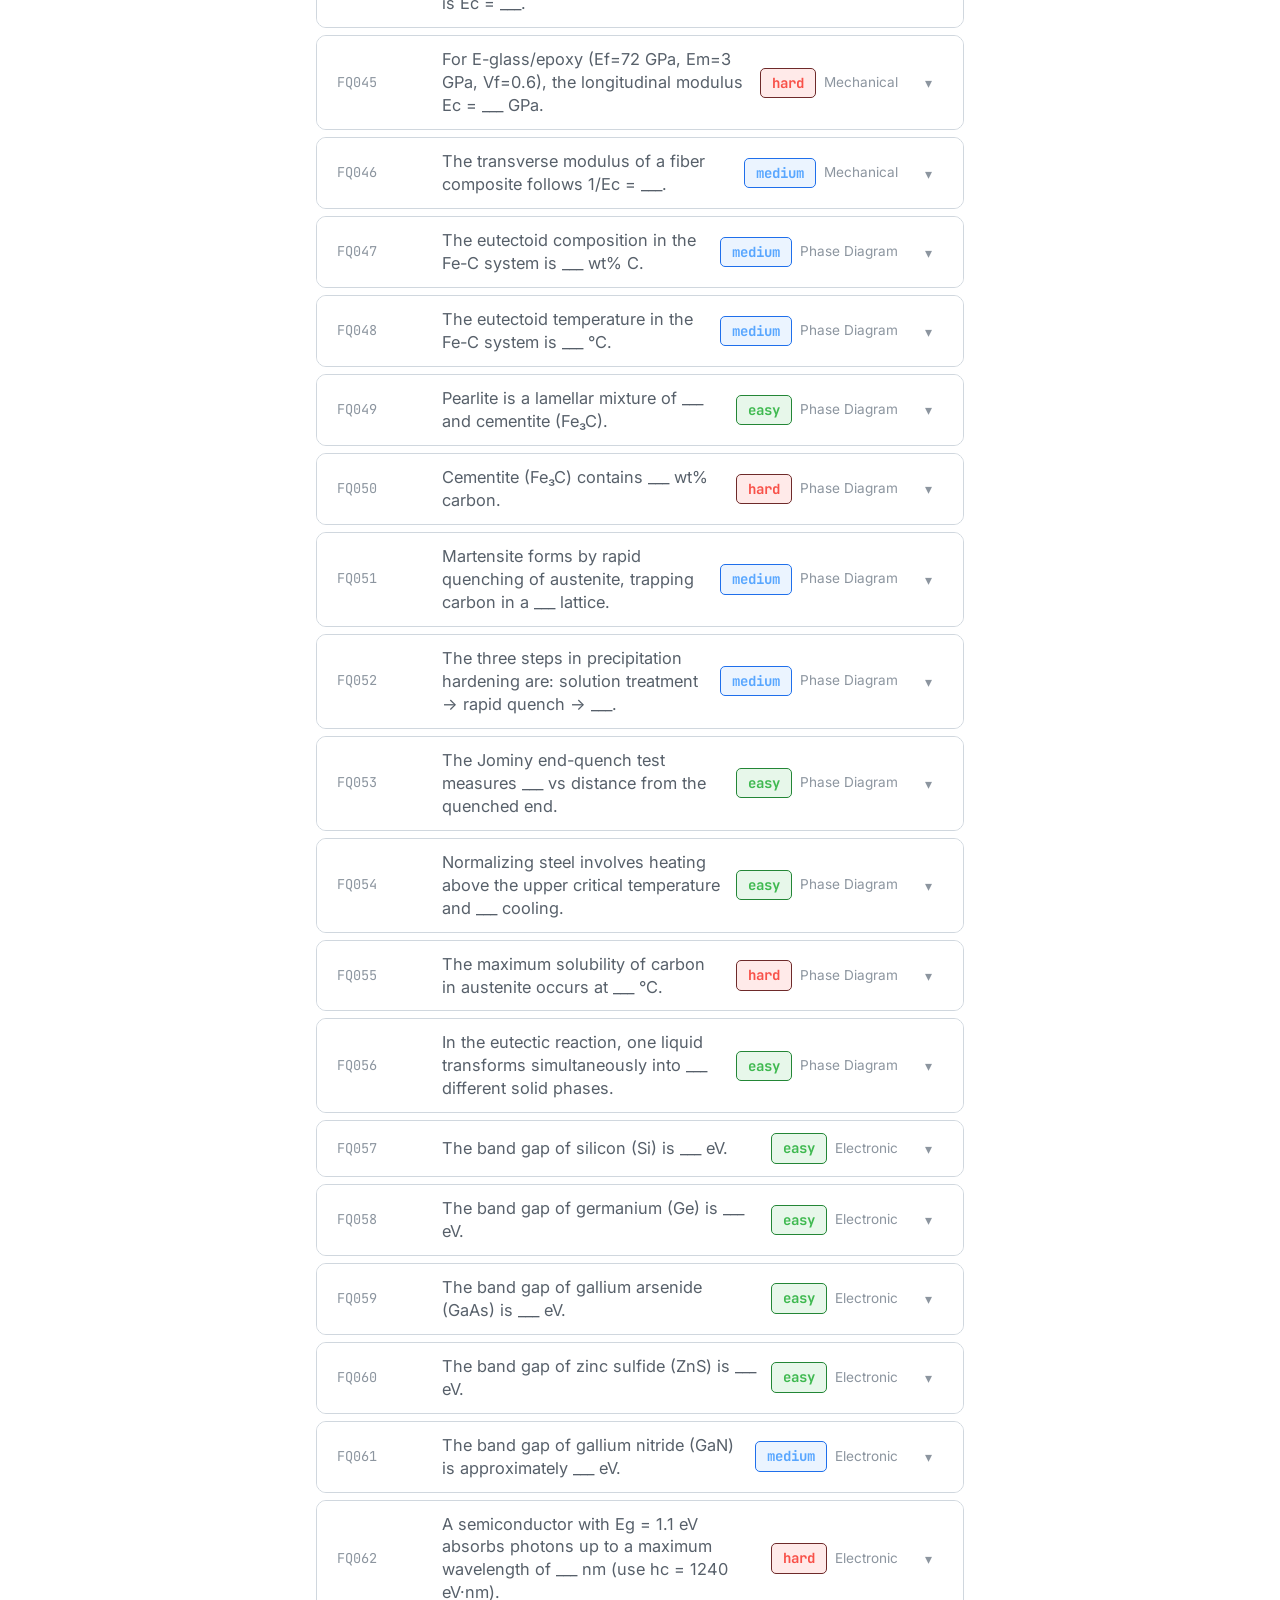
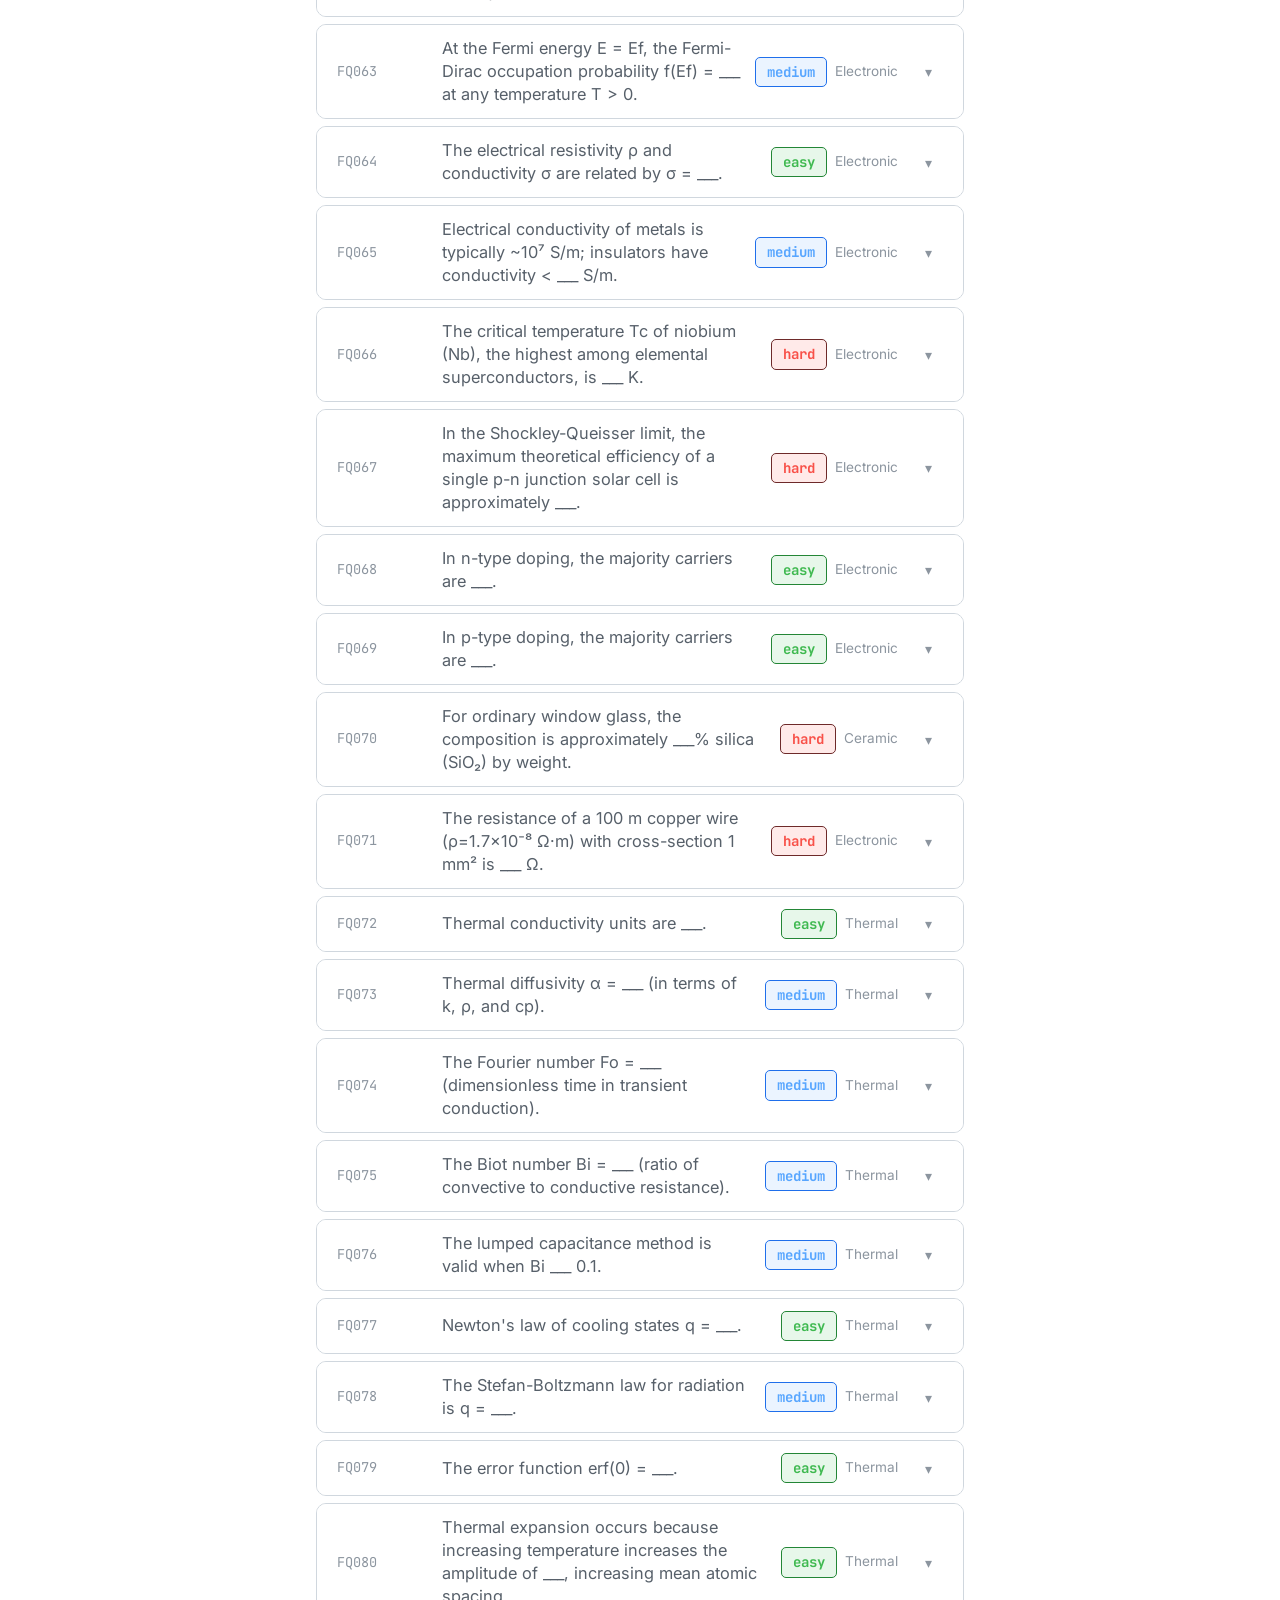
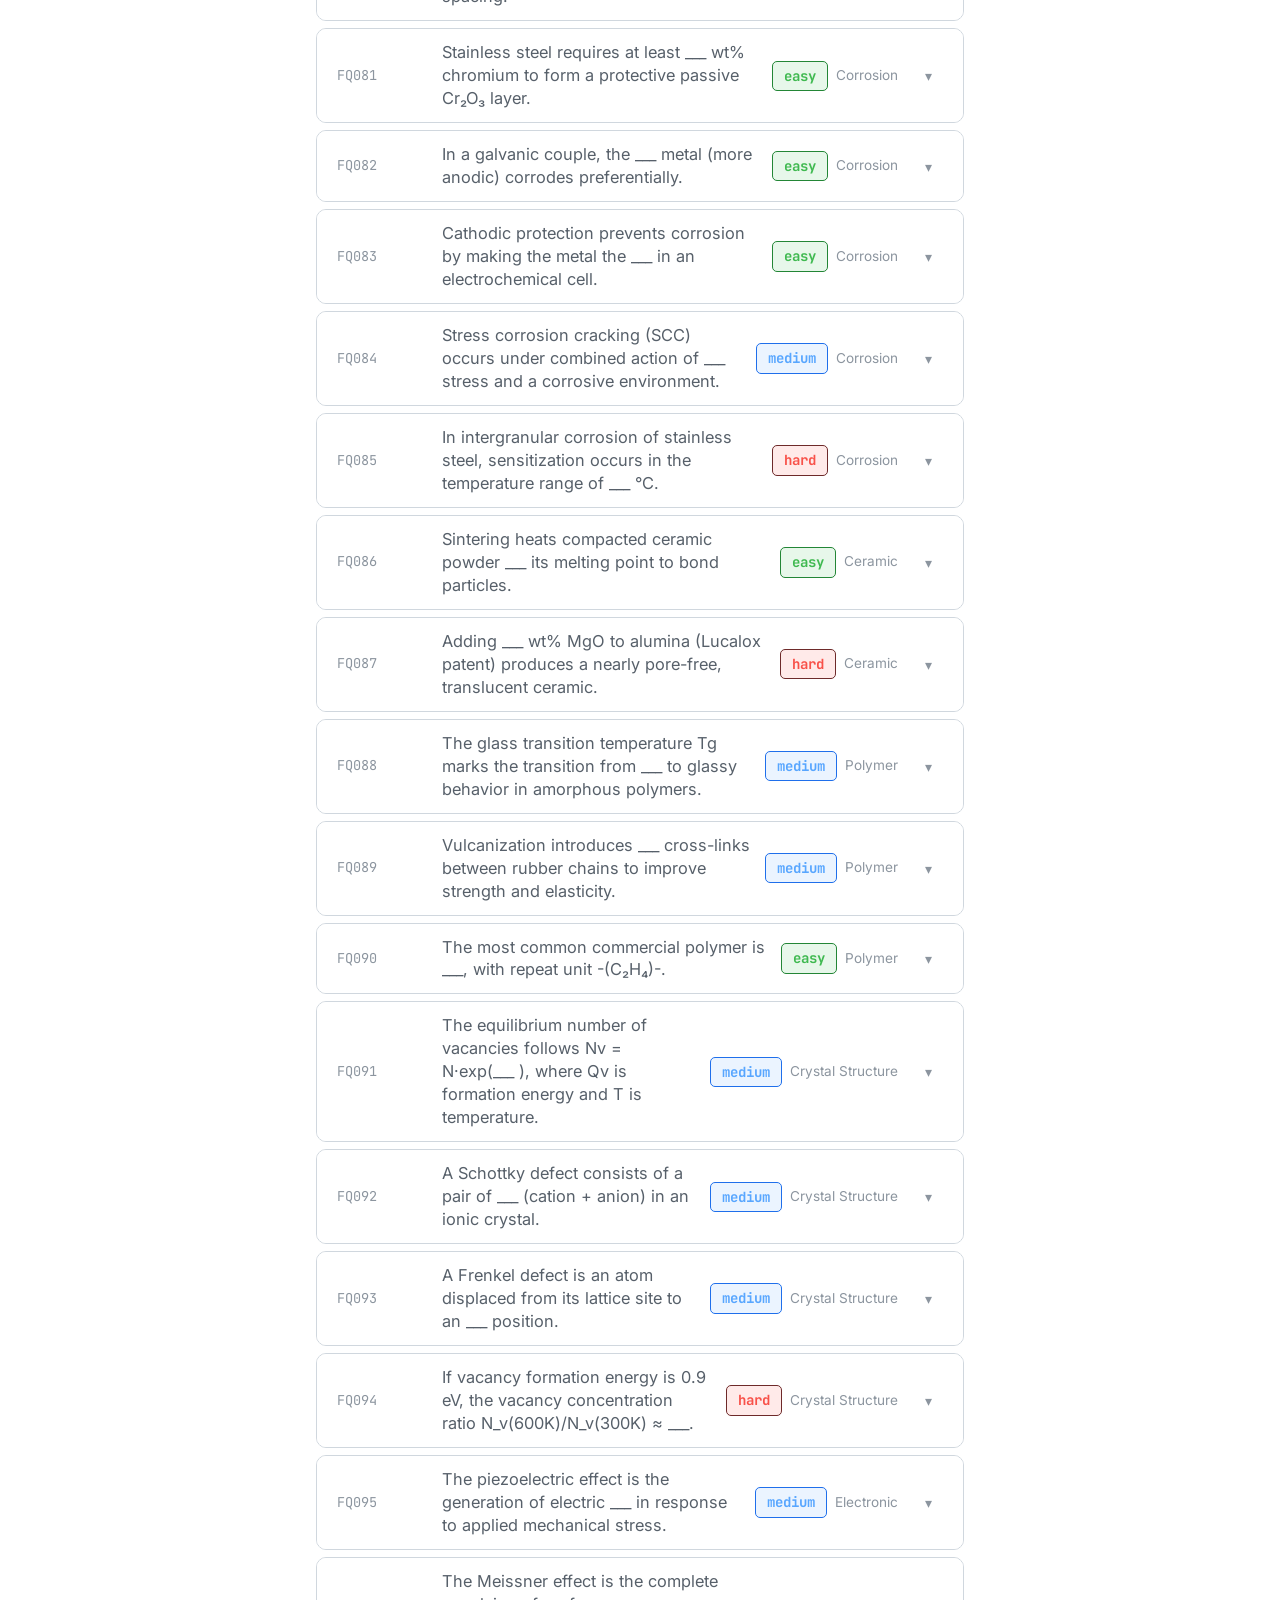
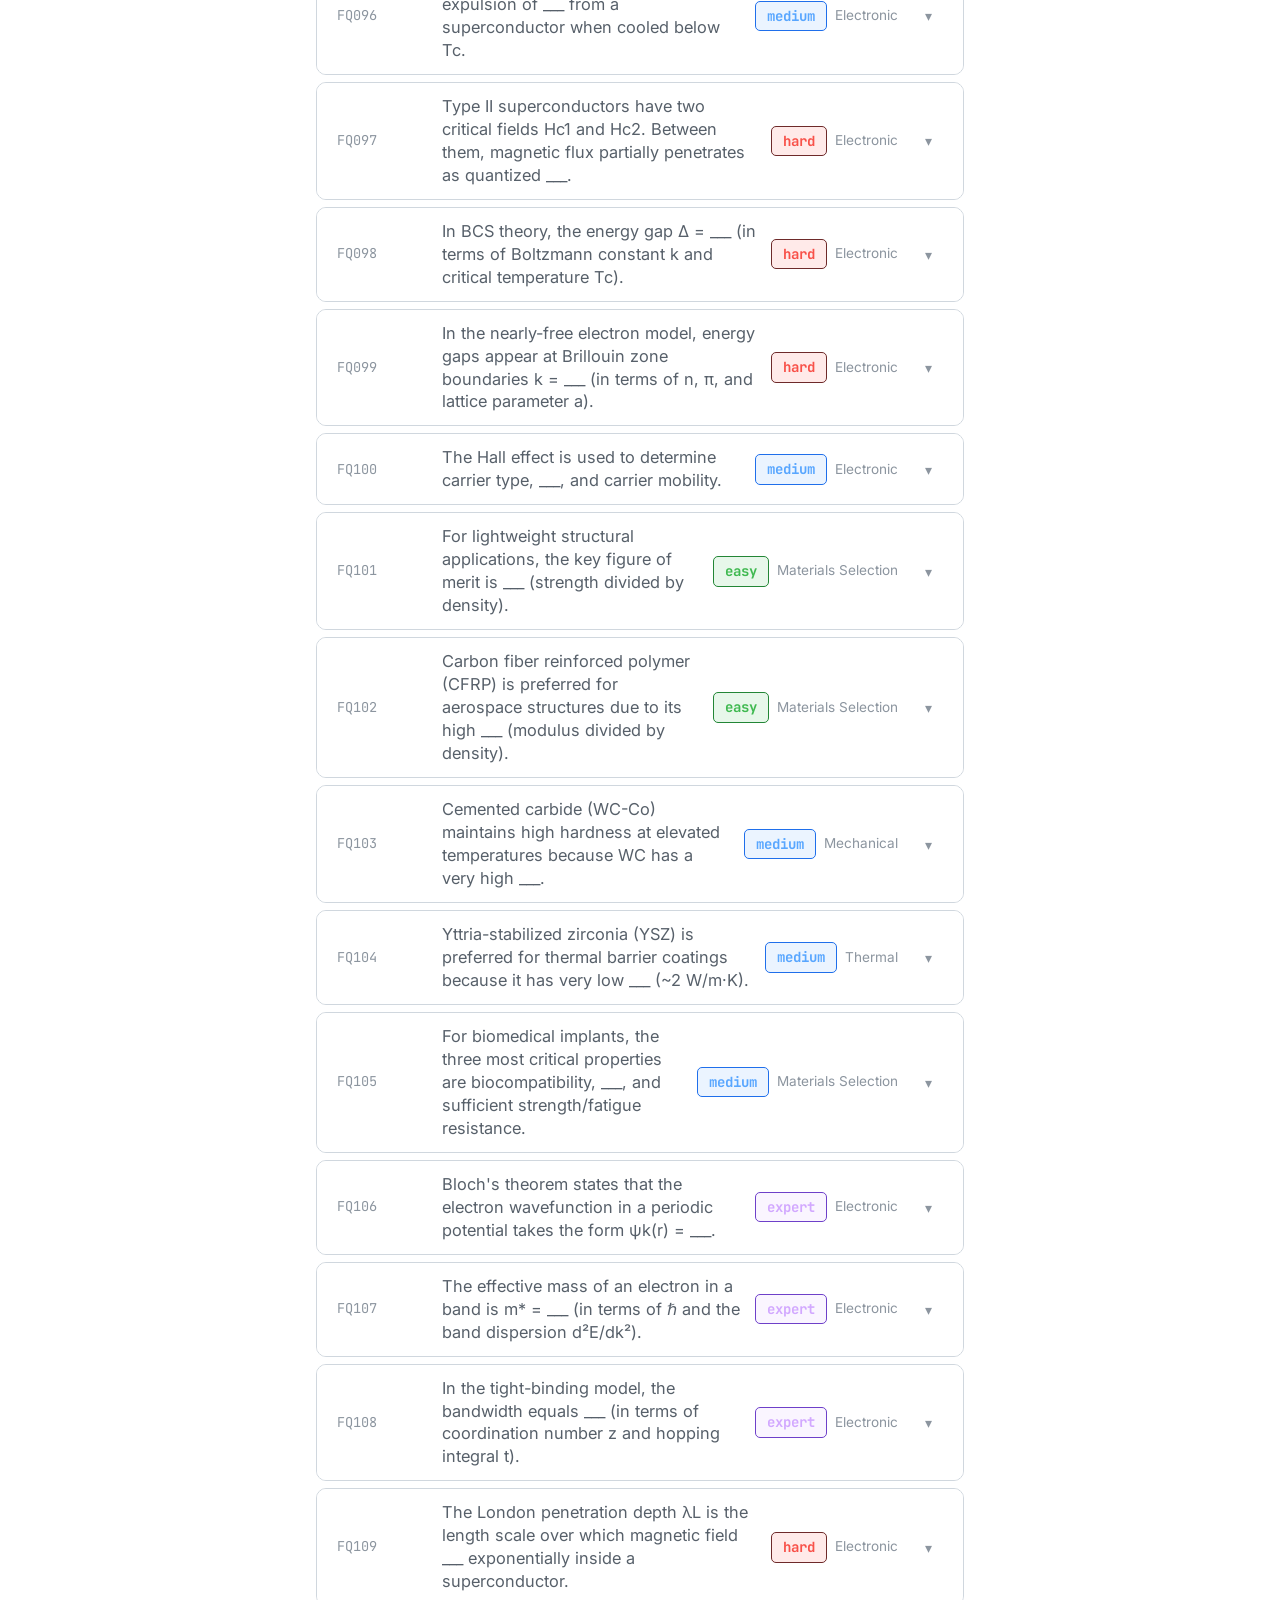
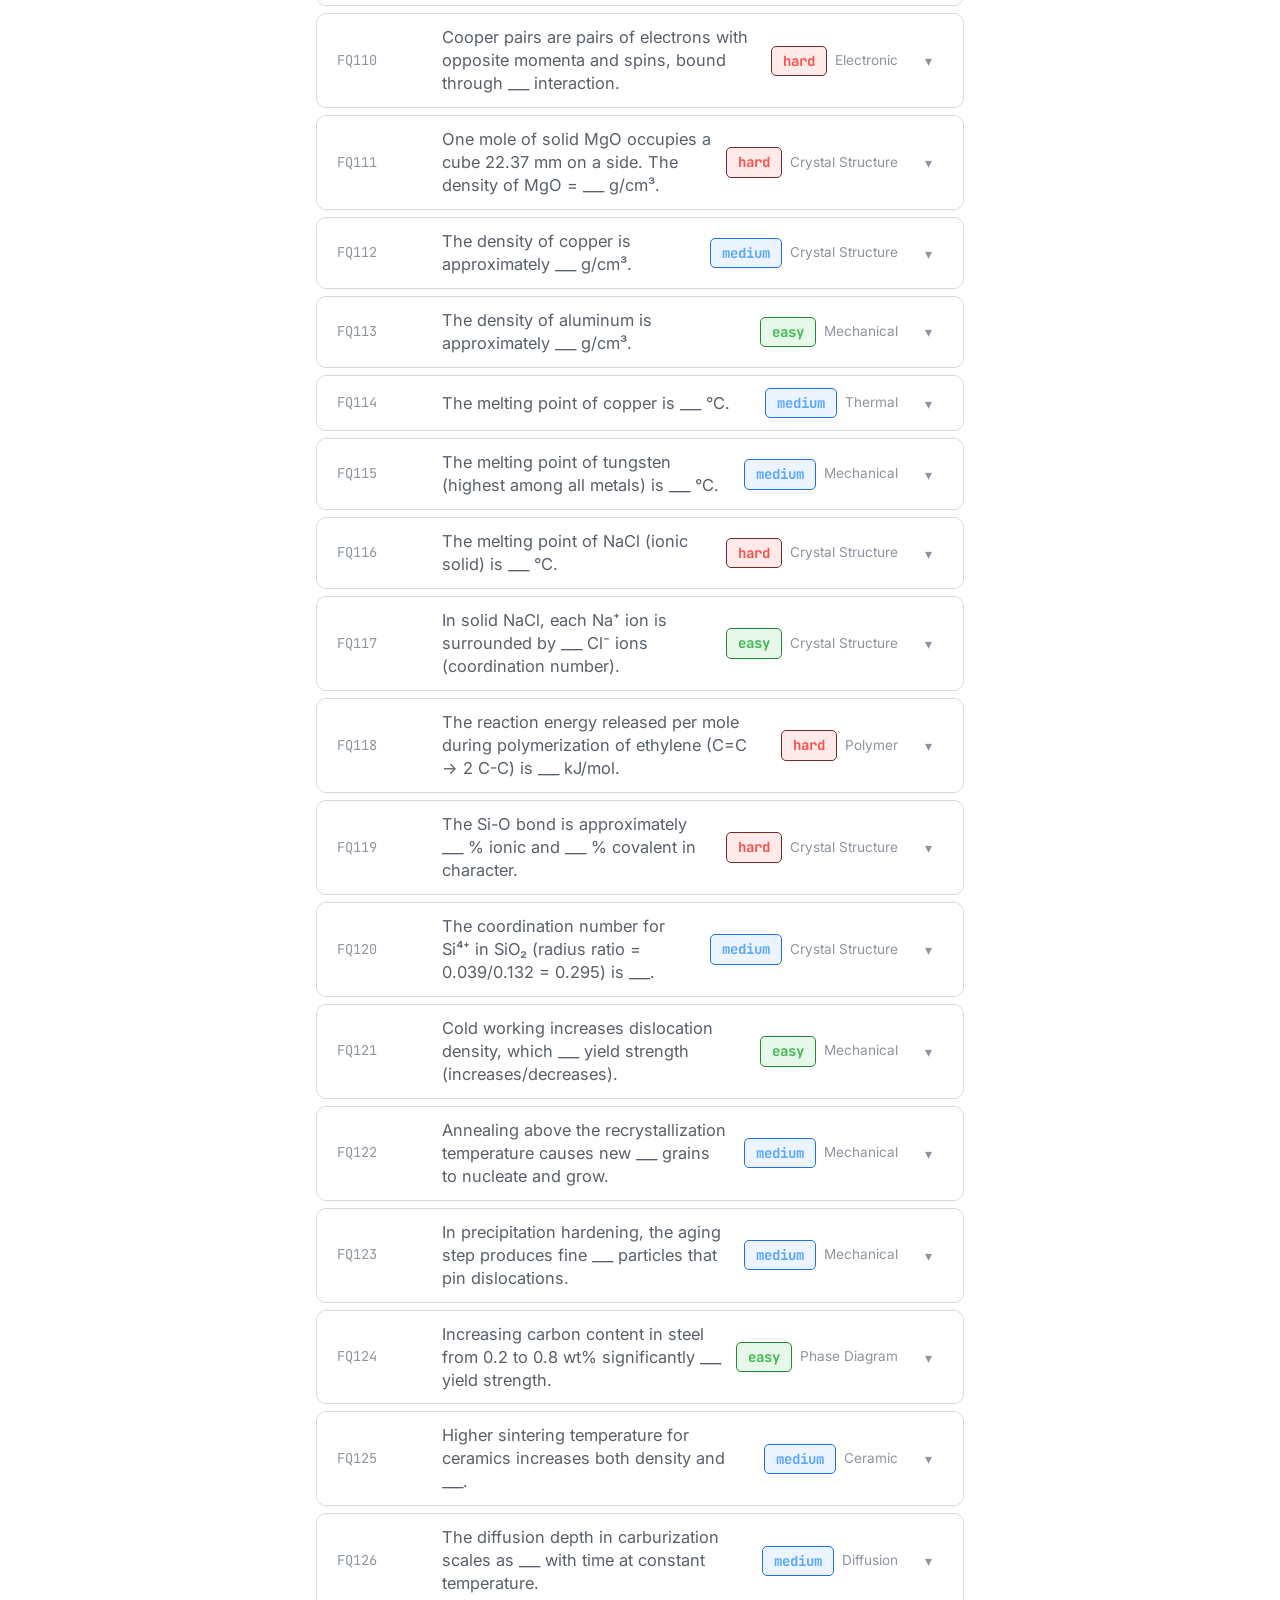
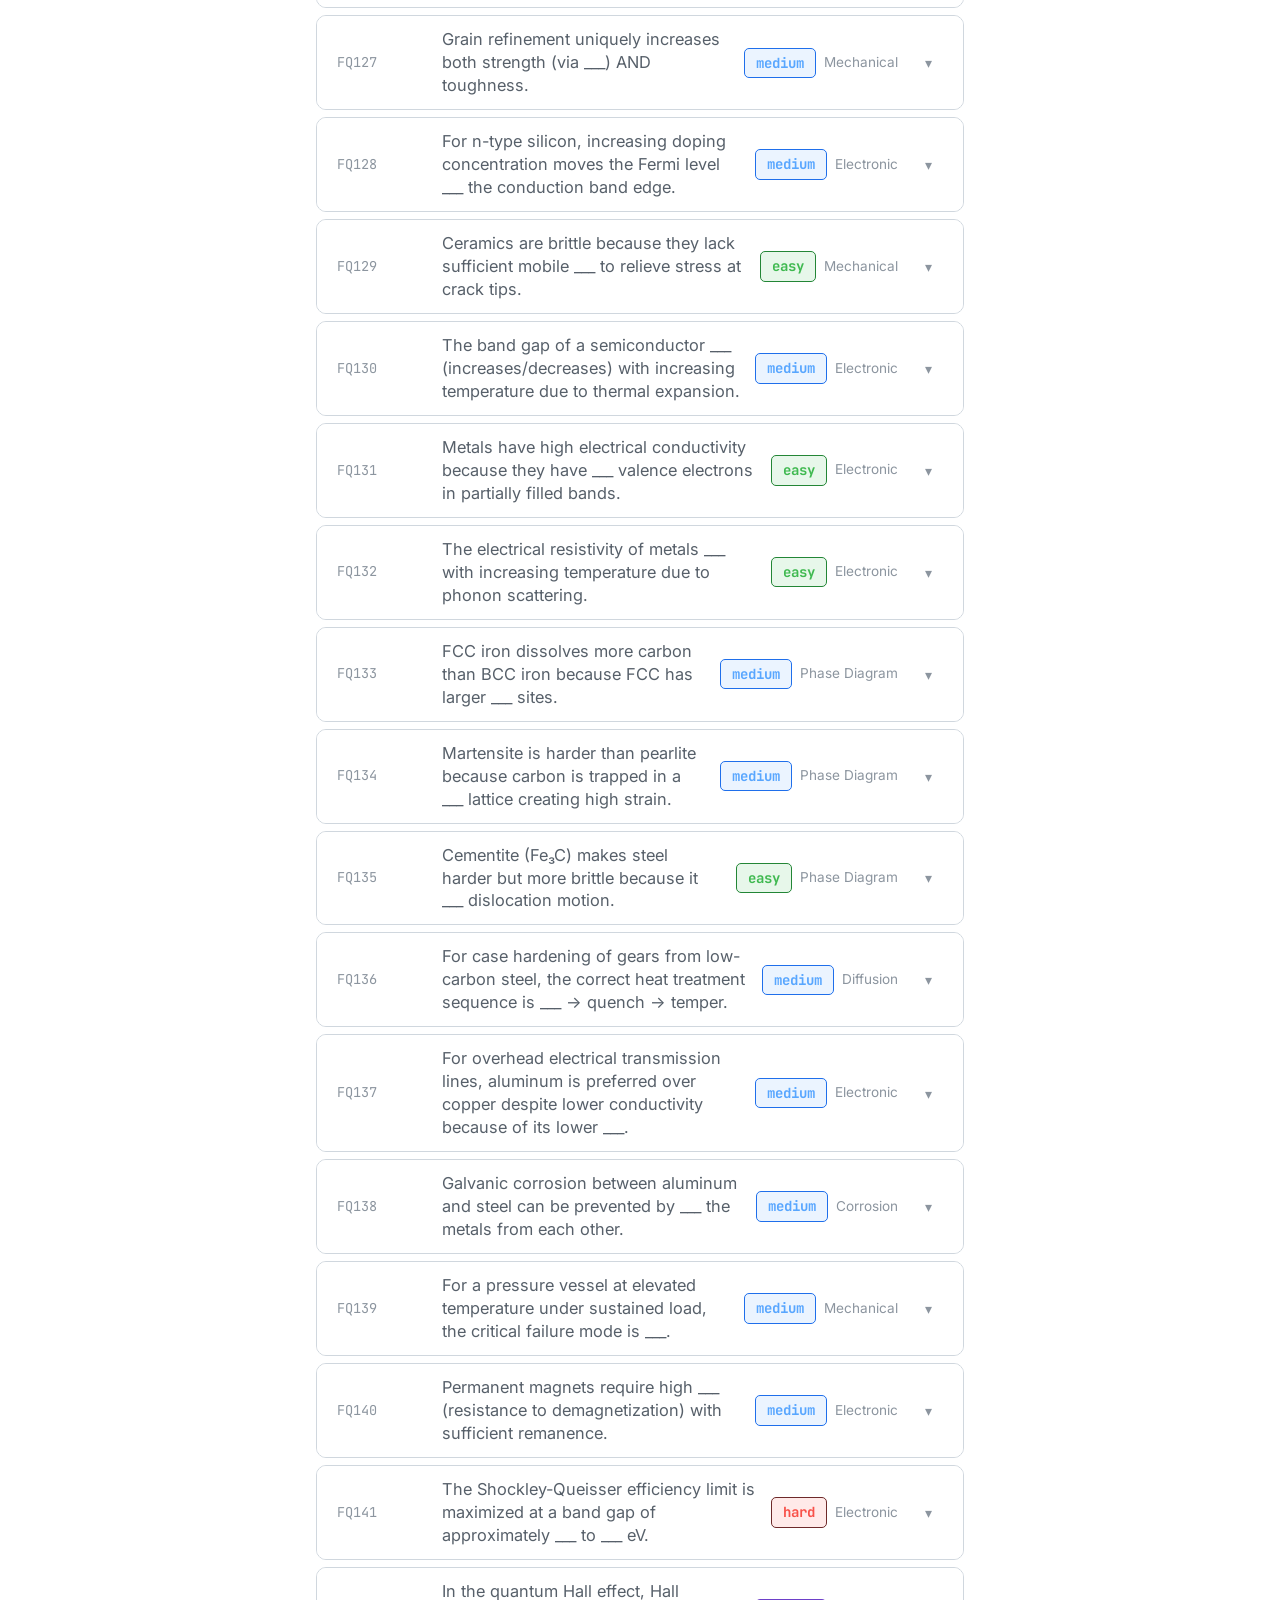
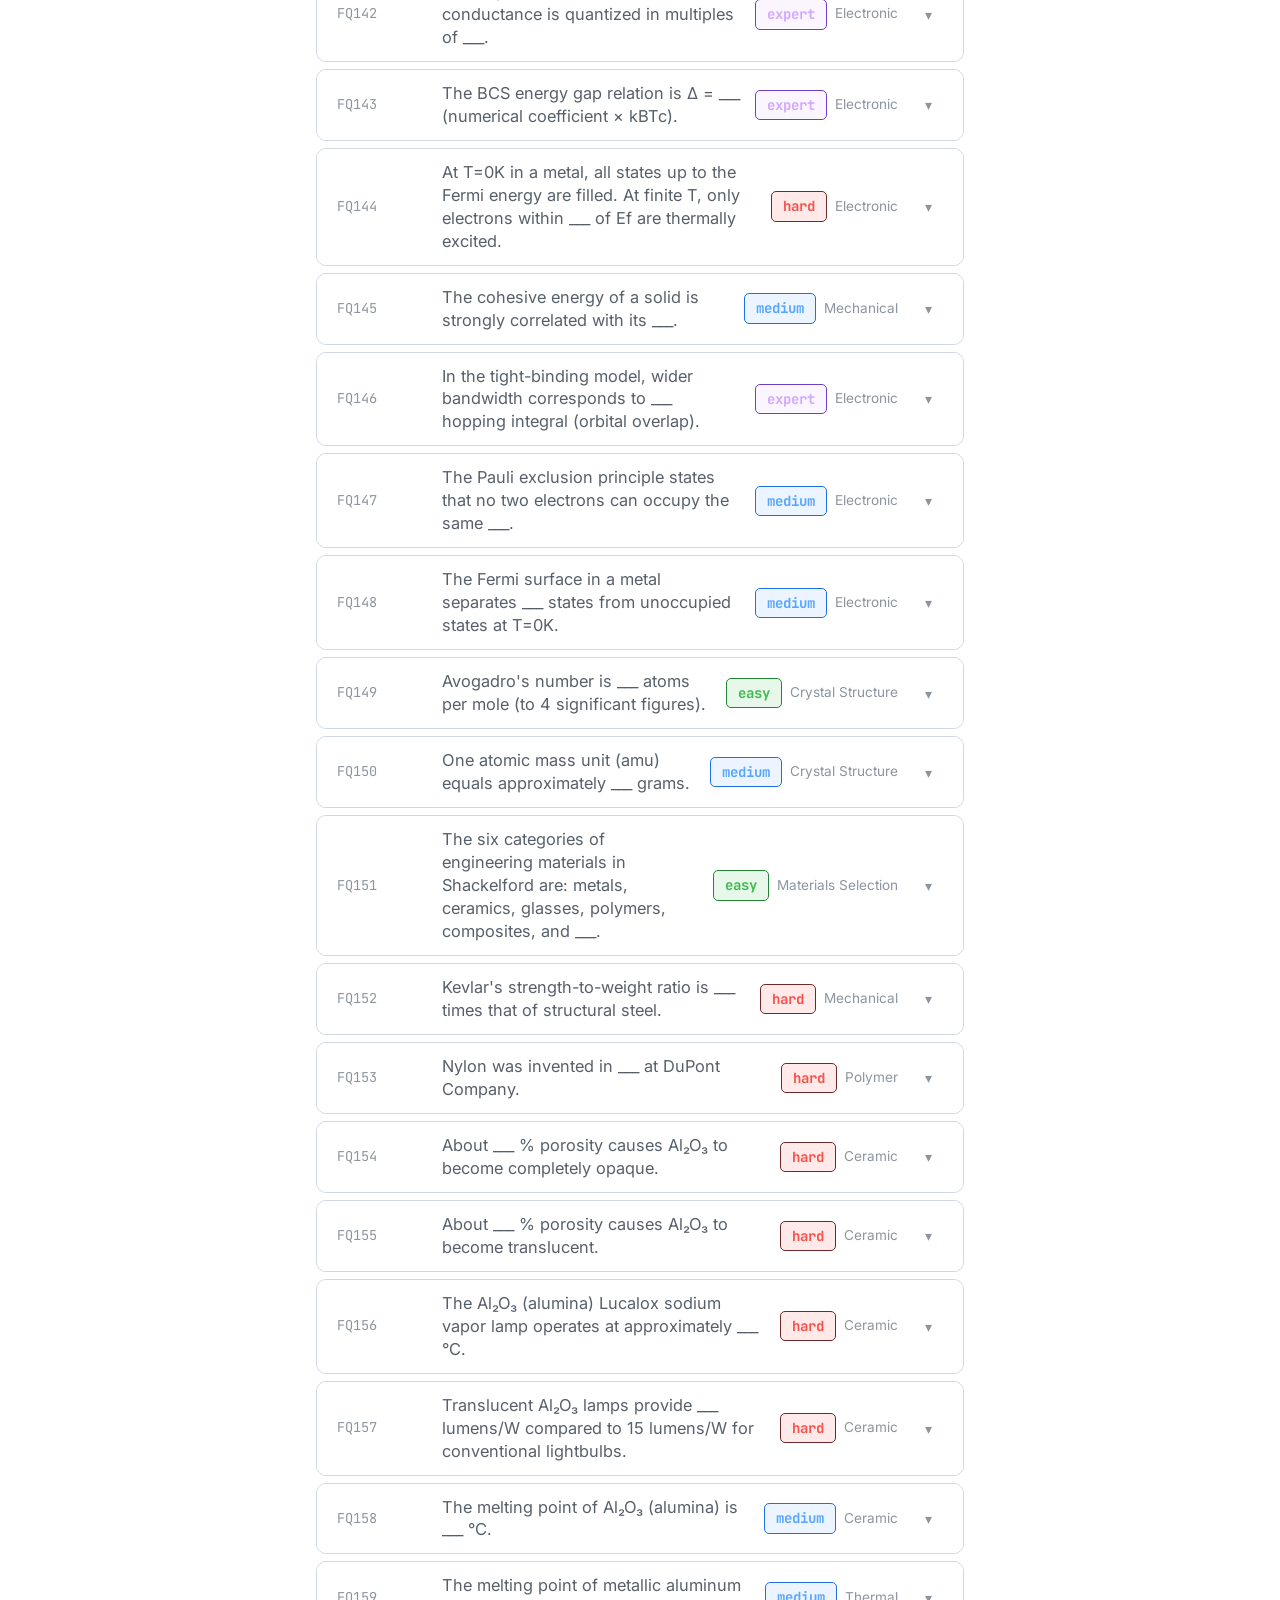
<file: evaluation/dataset/index.html>
<!doctype html>
<html lang="en" class="no-js">
  <head>
    
      <meta charset="utf-8">
      <meta name="viewport" content="width=device-width,initial-scale=1">
      
        <meta name="description" content="Materials Science Knowledge Graph System">
      
      
      
        <link rel="canonical" href="https://snsevval.github.io/scientific-literature-knowledge-graph/evaluation/dataset/">
      
      
        <link rel="prev" href="../results/">
      
      
      
        
      
      
      <link rel="icon" href="../../assets/logo.svg">
      <meta name="generator" content="mkdocs-1.6.1, mkdocs-material-9.7.6">
    
    
      
        <title>Dataset - Minerva</title>
      
    
    
      <link rel="stylesheet" href="../../assets/stylesheets/main.484c7ddc.min.css">
      
        
        <link rel="stylesheet" href="../../assets/stylesheets/palette.ab4e12ef.min.css">
      
      


    
    
      
    
    
      
        
        
        <link rel="preconnect" href="https://fonts.gstatic.com" crossorigin>
        <link rel="stylesheet" href="https://fonts.googleapis.com/css?family=Inter:300,300i,400,400i,700,700i%7CJetBrains+Mono:400,400i,700,700i&display=fallback">
        <style>:root{--md-text-font:"Inter";--md-code-font:"JetBrains Mono"}</style>
      
    
    
      <link rel="stylesheet" href="../../stylesheets/extra.css">
    
    <script>__md_scope=new URL("../..",location),__md_hash=e=>[...e].reduce(((e,_)=>(e<<5)-e+_.charCodeAt(0)),0),__md_get=(e,_=localStorage,t=__md_scope)=>JSON.parse(_.getItem(t.pathname+"."+e)),__md_set=(e,_,t=localStorage,a=__md_scope)=>{try{t.setItem(a.pathname+"."+e,JSON.stringify(_))}catch(e){}}</script>
    
      

    
    
  </head>
  
  
    
    
      
    
    
    
    
    <body dir="ltr" data-md-color-scheme="default" data-md-color-primary="deep-orange" data-md-color-accent="deep-orange">
  
    
    <input class="md-toggle" data-md-toggle="drawer" type="checkbox" id="__drawer" autocomplete="off">
    <input class="md-toggle" data-md-toggle="search" type="checkbox" id="__search" autocomplete="off">
    <label class="md-overlay" for="__drawer"></label>
    <div data-md-component="skip">
      
        
        <a href="#dataset-our-fill-in-the-blank-evaluation-set" class="md-skip">
          Skip to content
        </a>
      
    </div>
    <div data-md-component="announce">
      
    </div>
    
    
      

<header class="md-header" data-md-component="header">
  <nav class="md-header__inner md-grid" aria-label="Header">
    <a href="../.." title="Minerva" class="md-header__button md-logo" aria-label="Minerva" data-md-component="logo">
      
  <img src="../../assets/logo.svg" alt="logo">

    </a>
    <label class="md-header__button md-icon" for="__drawer">
      
      <svg xmlns="http://www.w3.org/2000/svg" viewBox="0 0 24 24"><path d="M3 6h18v2H3zm0 5h18v2H3zm0 5h18v2H3z"/></svg>
    </label>
    <div class="md-header__title" data-md-component="header-title">
      <div class="md-header__ellipsis">
        <div class="md-header__topic">
          <span class="md-ellipsis">
            Minerva
          </span>
        </div>
        <div class="md-header__topic" data-md-component="header-topic">
          <span class="md-ellipsis">
            
              Dataset
            
          </span>
        </div>
      </div>
    </div>
    
      
        <form class="md-header__option" data-md-component="palette">
  
    
    
    
    <input class="md-option" data-md-color-media="" data-md-color-scheme="default" data-md-color-primary="deep-orange" data-md-color-accent="deep-orange"  aria-label="Switch to dark mode"  type="radio" name="__palette" id="__palette_0">
    
      <label class="md-header__button md-icon" title="Switch to dark mode" for="__palette_1" hidden>
        <svg xmlns="http://www.w3.org/2000/svg" viewBox="0 0 24 24"><path d="M12 18c-.89 0-1.74-.2-2.5-.55C11.56 16.5 13 14.42 13 12s-1.44-4.5-3.5-5.45C10.26 6.2 11.11 6 12 6a6 6 0 0 1 6 6 6 6 0 0 1-6 6m8-9.31V4h-4.69L12 .69 8.69 4H4v4.69L.69 12 4 15.31V20h4.69L12 23.31 15.31 20H20v-4.69L23.31 12z"/></svg>
      </label>
    
  
    
    
    
    <input class="md-option" data-md-color-media="" data-md-color-scheme="slate" data-md-color-primary="deep-orange" data-md-color-accent="deep-orange"  aria-label="Switch to light mode"  type="radio" name="__palette" id="__palette_1">
    
      <label class="md-header__button md-icon" title="Switch to light mode" for="__palette_0" hidden>
        <svg xmlns="http://www.w3.org/2000/svg" viewBox="0 0 24 24"><path d="M12 8a4 4 0 0 0-4 4 4 4 0 0 0 4 4 4 4 0 0 0 4-4 4 4 0 0 0-4-4m0 10a6 6 0 0 1-6-6 6 6 0 0 1 6-6 6 6 0 0 1 6 6 6 6 0 0 1-6 6m8-9.31V4h-4.69L12 .69 8.69 4H4v4.69L.69 12 4 15.31V20h4.69L12 23.31 15.31 20H20v-4.69L23.31 12z"/></svg>
      </label>
    
  
</form>
      
    
    
      <script>var palette=__md_get("__palette");if(palette&&palette.color){if("(prefers-color-scheme)"===palette.color.media){var media=matchMedia("(prefers-color-scheme: light)"),input=document.querySelector(media.matches?"[data-md-color-media='(prefers-color-scheme: light)']":"[data-md-color-media='(prefers-color-scheme: dark)']");palette.color.media=input.getAttribute("data-md-color-media"),palette.color.scheme=input.getAttribute("data-md-color-scheme"),palette.color.primary=input.getAttribute("data-md-color-primary"),palette.color.accent=input.getAttribute("data-md-color-accent")}for(var[key,value]of Object.entries(palette.color))document.body.setAttribute("data-md-color-"+key,value)}</script>
    
    
    
      
      
        <label class="md-header__button md-icon" for="__search">
          
          <svg xmlns="http://www.w3.org/2000/svg" viewBox="0 0 24 24"><path d="M9.5 3A6.5 6.5 0 0 1 16 9.5c0 1.61-.59 3.09-1.56 4.23l.27.27h.79l5 5-1.5 1.5-5-5v-.79l-.27-.27A6.52 6.52 0 0 1 9.5 16 6.5 6.5 0 0 1 3 9.5 6.5 6.5 0 0 1 9.5 3m0 2C7 5 5 7 5 9.5S7 14 9.5 14 14 12 14 9.5 12 5 9.5 5"/></svg>
        </label>
        <div class="md-search" data-md-component="search" role="dialog">
  <label class="md-search__overlay" for="__search"></label>
  <div class="md-search__inner" role="search">
    <form class="md-search__form" name="search">
      <input type="text" class="md-search__input" name="query" aria-label="Search" placeholder="Search" autocapitalize="off" autocorrect="off" autocomplete="off" spellcheck="false" data-md-component="search-query" required>
      <label class="md-search__icon md-icon" for="__search">
        
        <svg xmlns="http://www.w3.org/2000/svg" viewBox="0 0 24 24"><path d="M9.5 3A6.5 6.5 0 0 1 16 9.5c0 1.61-.59 3.09-1.56 4.23l.27.27h.79l5 5-1.5 1.5-5-5v-.79l-.27-.27A6.52 6.52 0 0 1 9.5 16 6.5 6.5 0 0 1 3 9.5 6.5 6.5 0 0 1 9.5 3m0 2C7 5 5 7 5 9.5S7 14 9.5 14 14 12 14 9.5 12 5 9.5 5"/></svg>
        
        <svg xmlns="http://www.w3.org/2000/svg" viewBox="0 0 24 24"><path d="M20 11v2H8l5.5 5.5-1.42 1.42L4.16 12l7.92-7.92L13.5 5.5 8 11z"/></svg>
      </label>
      <nav class="md-search__options" aria-label="Search">
        
        <button type="reset" class="md-search__icon md-icon" title="Clear" aria-label="Clear" tabindex="-1">
          
          <svg xmlns="http://www.w3.org/2000/svg" viewBox="0 0 24 24"><path d="M19 6.41 17.59 5 12 10.59 6.41 5 5 6.41 10.59 12 5 17.59 6.41 19 12 13.41 17.59 19 19 17.59 13.41 12z"/></svg>
        </button>
      </nav>
      
        <div class="md-search__suggest" data-md-component="search-suggest"></div>
      
    </form>
    <div class="md-search__output">
      <div class="md-search__scrollwrap" tabindex="0" data-md-scrollfix>
        <div class="md-search-result" data-md-component="search-result">
          <div class="md-search-result__meta">
            Initializing search
          </div>
          <ol class="md-search-result__list" role="presentation"></ol>
        </div>
      </div>
    </div>
  </div>
</div>
      
    
    
      <div class="md-header__source">
        <a href="https://github.com/snsevval/scientific-literature-knowledge-graph" title="Go to repository" class="md-source" data-md-component="source">
  <div class="md-source__icon md-icon">
    
    <svg xmlns="http://www.w3.org/2000/svg" viewBox="0 0 448 512"><!--! Font Awesome Free 7.1.0 by @fontawesome - https://fontawesome.com License - https://fontawesome.com/license/free (Icons: CC BY 4.0, Fonts: SIL OFL 1.1, Code: MIT License) Copyright 2025 Fonticons, Inc.--><path d="M439.6 236.1 244 40.5c-5.4-5.5-12.8-8.5-20.4-8.5s-15 3-20.4 8.4L162.5 81l51.5 51.5c27.1-9.1 52.7 16.8 43.4 43.7l49.7 49.7c34.2-11.8 61.2 31 35.5 56.7-26.5 26.5-70.2-2.9-56-37.3L240.3 199v121.9c25.3 12.5 22.3 41.8 9.1 55-6.4 6.4-15.2 10.1-24.3 10.1s-17.8-3.6-24.3-10.1c-17.6-17.6-11.1-46.9 11.2-56v-123c-20.8-8.5-24.6-30.7-18.6-45L142.6 101 8.5 235.1C3 240.6 0 247.9 0 255.5s3 15 8.5 20.4l195.6 195.7c5.4 5.4 12.7 8.4 20.4 8.4s15-3 20.4-8.4l194.7-194.7c5.4-5.4 8.4-12.8 8.4-20.4s-3-15-8.4-20.4"/></svg>
  </div>
  <div class="md-source__repository">
    snsevval/minerva
  </div>
</a>
      </div>
    
  </nav>
  
</header>
    
    <div class="md-container" data-md-component="container">
      
      
        
          
            
<nav class="md-tabs" aria-label="Tabs" data-md-component="tabs">
  <div class="md-grid">
    <ul class="md-tabs__list">
      
        
  
  
  
  
    <li class="md-tabs__item">
      <a href="../.." class="md-tabs__link">
        
  
  
    
  
  Home

      </a>
    </li>
  

      
        
  
  
  
  
    
    
      <li class="md-tabs__item">
        <a href="../../quickstart/" class="md-tabs__link">
          
  
  
  Getting Started

        </a>
      </li>
    
  

      
        
  
  
  
  
    
    
      <li class="md-tabs__item">
        <a href="../../system/architecture/" class="md-tabs__link">
          
  
  
  System

        </a>
      </li>
    
  

      
        
  
  
  
    
  
  
    
    
      <li class="md-tabs__item md-tabs__item--active">
        <a href="../benchmark/" class="md-tabs__link">
          
  
  
  Evaluation

        </a>
      </li>
    
  

      
    </ul>
  </div>
</nav>
          
        
      
      <main class="md-main" data-md-component="main">
        <div class="md-main__inner md-grid">
          
            
              
              <div class="md-sidebar md-sidebar--primary" data-md-component="sidebar" data-md-type="navigation" >
                <div class="md-sidebar__scrollwrap">
                  <div class="md-sidebar__inner">
                    


  


<nav class="md-nav md-nav--primary md-nav--lifted" aria-label="Navigation" data-md-level="0">
  <label class="md-nav__title" for="__drawer">
    <a href="../.." title="Minerva" class="md-nav__button md-logo" aria-label="Minerva" data-md-component="logo">
      
  <img src="../../assets/logo.svg" alt="logo">

    </a>
    Minerva
  </label>
  
    <div class="md-nav__source">
      <a href="https://github.com/snsevval/scientific-literature-knowledge-graph" title="Go to repository" class="md-source" data-md-component="source">
  <div class="md-source__icon md-icon">
    
    <svg xmlns="http://www.w3.org/2000/svg" viewBox="0 0 448 512"><!--! Font Awesome Free 7.1.0 by @fontawesome - https://fontawesome.com License - https://fontawesome.com/license/free (Icons: CC BY 4.0, Fonts: SIL OFL 1.1, Code: MIT License) Copyright 2025 Fonticons, Inc.--><path d="M439.6 236.1 244 40.5c-5.4-5.5-12.8-8.5-20.4-8.5s-15 3-20.4 8.4L162.5 81l51.5 51.5c27.1-9.1 52.7 16.8 43.4 43.7l49.7 49.7c34.2-11.8 61.2 31 35.5 56.7-26.5 26.5-70.2-2.9-56-37.3L240.3 199v121.9c25.3 12.5 22.3 41.8 9.1 55-6.4 6.4-15.2 10.1-24.3 10.1s-17.8-3.6-24.3-10.1c-17.6-17.6-11.1-46.9 11.2-56v-123c-20.8-8.5-24.6-30.7-18.6-45L142.6 101 8.5 235.1C3 240.6 0 247.9 0 255.5s3 15 8.5 20.4l195.6 195.7c5.4 5.4 12.7 8.4 20.4 8.4s15-3 20.4-8.4l194.7-194.7c5.4-5.4 8.4-12.8 8.4-20.4s-3-15-8.4-20.4"/></svg>
  </div>
  <div class="md-source__repository">
    snsevval/minerva
  </div>
</a>
    </div>
  
  <ul class="md-nav__list" data-md-scrollfix>
    
      
      
  
  
  
  
    <li class="md-nav__item">
      <a href="../.." class="md-nav__link">
        
  
  
  <span class="md-ellipsis">
    
  
    Home
  

    
  </span>
  
  

      </a>
    </li>
  

    
      
      
  
  
  
  
    
    
    
    
      
      
        
      
    
    
    <li class="md-nav__item md-nav__item--nested">
      
        
        
          
        
        <input class="md-nav__toggle md-toggle md-toggle--indeterminate" type="checkbox" id="__nav_2" >
        
          
          <label class="md-nav__link" for="__nav_2" id="__nav_2_label" tabindex="0">
            
  
  
  <span class="md-ellipsis">
    
  
    Getting Started
  

    
  </span>
  
  

            <span class="md-nav__icon md-icon"></span>
          </label>
        
        <nav class="md-nav" data-md-level="1" aria-labelledby="__nav_2_label" aria-expanded="false">
          <label class="md-nav__title" for="__nav_2">
            <span class="md-nav__icon md-icon"></span>
            
  
    Getting Started
  

          </label>
          <ul class="md-nav__list" data-md-scrollfix>
            
              
                
  
  
  
  
    <li class="md-nav__item">
      <a href="../../quickstart/" class="md-nav__link">
        
  
  
  <span class="md-ellipsis">
    
  
    Quick Start
  

    
  </span>
  
  

      </a>
    </li>
  

              
            
              
                
  
  
  
  
    <li class="md-nav__item">
      <a href="../../installation/" class="md-nav__link">
        
  
  
  <span class="md-ellipsis">
    
  
    Installation
  

    
  </span>
  
  

      </a>
    </li>
  

              
            
          </ul>
        </nav>
      
    </li>
  

    
      
      
  
  
  
  
    
    
    
    
      
      
        
      
    
    
    <li class="md-nav__item md-nav__item--nested">
      
        
        
          
        
        <input class="md-nav__toggle md-toggle md-toggle--indeterminate" type="checkbox" id="__nav_3" >
        
          
          <label class="md-nav__link" for="__nav_3" id="__nav_3_label" tabindex="0">
            
  
  
  <span class="md-ellipsis">
    
  
    System
  

    
  </span>
  
  

            <span class="md-nav__icon md-icon"></span>
          </label>
        
        <nav class="md-nav" data-md-level="1" aria-labelledby="__nav_3_label" aria-expanded="false">
          <label class="md-nav__title" for="__nav_3">
            <span class="md-nav__icon md-icon"></span>
            
  
    System
  

          </label>
          <ul class="md-nav__list" data-md-scrollfix>
            
              
                
  
  
  
  
    <li class="md-nav__item">
      <a href="../../system/architecture/" class="md-nav__link">
        
  
  
  <span class="md-ellipsis">
    
  
    Architecture
  

    
  </span>
  
  

      </a>
    </li>
  

              
            
              
                
  
  
  
  
    <li class="md-nav__item">
      <a href="../../system/ttddr/" class="md-nav__link">
        
  
  
  <span class="md-ellipsis">
    
  
    TTD-DR
  

    
  </span>
  
  

      </a>
    </li>
  

              
            
              
                
  
  
  
  
    <li class="md-nav__item">
      <a href="../../system/textbookkb/" class="md-nav__link">
        
  
  
  <span class="md-ellipsis">
    
  
    TextbookKB
  

    
  </span>
  
  

      </a>
    </li>
  

              
            
              
                
  
  
  
  
    <li class="md-nav__item">
      <a href="../../system/critic/" class="md-nav__link">
        
  
  
  <span class="md-ellipsis">
    
  
    Critic Layer
  

    
  </span>
  
  

      </a>
    </li>
  

              
            
          </ul>
        </nav>
      
    </li>
  

    
      
      
  
  
    
  
  
  
    
    
    
    
      
        
        
      
      
        
      
    
    
    <li class="md-nav__item md-nav__item--active md-nav__item--section md-nav__item--nested">
      
        
        
        <input class="md-nav__toggle md-toggle " type="checkbox" id="__nav_4" checked>
        
          
          <label class="md-nav__link" for="__nav_4" id="__nav_4_label" tabindex="">
            
  
  
  <span class="md-ellipsis">
    
  
    Evaluation
  

    
  </span>
  
  

            <span class="md-nav__icon md-icon"></span>
          </label>
        
        <nav class="md-nav" data-md-level="1" aria-labelledby="__nav_4_label" aria-expanded="true">
          <label class="md-nav__title" for="__nav_4">
            <span class="md-nav__icon md-icon"></span>
            
  
    Evaluation
  

          </label>
          <ul class="md-nav__list" data-md-scrollfix>
            
              
                
  
  
  
  
    <li class="md-nav__item">
      <a href="../benchmark/" class="md-nav__link">
        
  
  
  <span class="md-ellipsis">
    
  
    Benchmark
  

    
  </span>
  
  

      </a>
    </li>
  

              
            
              
                
  
  
  
  
    <li class="md-nav__item">
      <a href="../results/" class="md-nav__link">
        
  
  
  <span class="md-ellipsis">
    
  
    Results
  

    
  </span>
  
  

      </a>
    </li>
  

              
            
              
                
  
  
    
  
  
  
    <li class="md-nav__item md-nav__item--active">
      
      <input class="md-nav__toggle md-toggle" type="checkbox" id="__toc">
      
      
        
      
      
      <a href="./" class="md-nav__link md-nav__link--active">
        
  
  
  <span class="md-ellipsis">
    
  
    Dataset
  

    
  </span>
  
  

      </a>
      
    </li>
  

              
            
          </ul>
        </nav>
      
    </li>
  

    
  </ul>
</nav>
                  </div>
                </div>
              </div>
            
            
              
              <div class="md-sidebar md-sidebar--secondary" data-md-component="sidebar" data-md-type="toc" >
                <div class="md-sidebar__scrollwrap">
                  <div class="md-sidebar__inner">
                    

<nav class="md-nav md-nav--secondary" aria-label="Table of contents">
  
  
  
    
  
  
</nav>
                  </div>
                </div>
              </div>
            
          
          
            <div class="md-content" data-md-component="content">
              
              <article class="md-content__inner md-typeset">
                
                  



<h1 id="dataset-our-fill-in-the-blank-evaluation-set">Dataset — Our Fill-in-the-Blank Evaluation Set<a class="headerlink" href="#dataset-our-fill-in-the-blank-evaluation-set" title="Permanent link">&para;</a></h1>
<p>The full <strong>fill-in-the-blank evaluation set</strong> we constructed, used to evaluate Minerva and 7 other models. 200 questions drawn directly from 4 materials science textbooks.</p>
<p>Use the filters below to browse by difficulty or domain. Click any row to expand the ground truth.</p>
<hr />
<div class="dataset-controls">
<div class="dataset-filters" id="filters">
  <button class="filter-btn active" data-filter="difficulty" data-val="all">All (200)</button>
  <button class="filter-btn" data-filter="difficulty" data-val="easy">Easy (51)</button>
  <button class="filter-btn" data-filter="difficulty" data-val="medium">Medium (92)</button>
  <button class="filter-btn" data-filter="difficulty" data-val="hard">Hard (48)</button>
  <button class="filter-btn" data-filter="difficulty" data-val="expert">Expert (9)</button>
</div>
<div class="dataset-filters" id="domain-filters" style="margin-top:0.5rem;">
  <button class="filter-btn active" data-filter="domain" data-val="all">All domains</button>
  <button class="filter-btn" data-filter="domain" data-val="crystal_structure">Crystal Structure</button>
  <button class="filter-btn" data-filter="domain" data-val="mechanical">Mechanical</button>
  <button class="filter-btn" data-filter="domain" data-val="electronic">Electronic</button>
  <button class="filter-btn" data-filter="domain" data-val="phase_diagram">Phase Diagram</button>
  <button class="filter-btn" data-filter="domain" data-val="ceramic">Ceramic</button>
  <button class="filter-btn" data-filter="domain" data-val="thermal">Thermal</button>
  <button class="filter-btn" data-filter="domain" data-val="diffusion">Diffusion</button>
  <button class="filter-btn" data-filter="domain" data-val="polymer">Polymer</button>
  <button class="filter-btn" data-filter="domain" data-val="corrosion">Corrosion</button>
  <button class="filter-btn" data-filter="domain" data-val="materials_selection">Materials Selection</button>
</div>
<div style="margin-top:0.75rem; font-size:0.82rem; color:var(--md-default-fg-color--light);">
  Showing <span id="count">200</span> questions &nbsp;·&nbsp; Click row to reveal answer
</div>
</div>
<div id="dataset-table"></div>

<script>
const QUESTIONS = [
{
"question_id": "FQ001",
"question": "The atomic packing factor (APF) for an FCC crystal structure is ___.",
"ground_truth": "0.74",
"domain": "crystal_structure",
"difficulty": "easy",
"source": "Callister p.50 / Shackelford p.80"
},
{
"question_id": "FQ002",
"question": "The atomic packing factor (APF) for a BCC crystal structure is ___.",
"ground_truth": "0.68",
"domain": "crystal_structure",
"difficulty": "easy",
"source": "Callister p.46"
},
{
"question_id": "FQ003",
"question": "The atomic packing factor (APF) for a simple cubic (SC) structure is ___.",
"ground_truth": "0.52",
"domain": "crystal_structure",
"difficulty": "easy",
"source": "Callister p.46"
},
{
"question_id": "FQ004",
"question": "The number of atoms per unit cell in an FCC structure is ___.",
"ground_truth": "4",
"domain": "crystal_structure",
"difficulty": "easy",
"source": "Callister p.48"
},
{
"question_id": "FQ005",
"question": "The number of atoms per unit cell in a BCC structure is ___.",
"ground_truth": "2",
"domain": "crystal_structure",
"difficulty": "easy",
"source": "Callister p.46"
},
{
"question_id": "FQ006",
"question": "The coordination number for atoms in an FCC structure is ___.",
"ground_truth": "12",
"domain": "crystal_structure",
"difficulty": "easy",
"source": "Callister p.48"
},
{
"question_id": "FQ007",
"question": "The coordination number for atoms in a BCC structure is ___.",
"ground_truth": "8",
"domain": "crystal_structure",
"difficulty": "easy",
"source": "Callister p.46"
},
{
"question_id": "FQ008",
"question": "The ideal c/a ratio for the HCP structure is ___.",
"ground_truth": "1.633",
"domain": "crystal_structure",
"difficulty": "medium",
"source": "Callister p.52"
},
{
"question_id": "FQ009",
"question": "In an FCC structure, atoms touch along the face diagonal. The relationship between lattice parameter a and atomic radius r is ___.",
"ground_truth": "a = 2√2 r",
"domain": "crystal_structure",
"difficulty": "medium",
"source": "Callister p.48"
},
{
"question_id": "FQ010",
"question": "The number of distinct Bravais lattices in three dimensions is ___.",
"ground_truth": "14",
"domain": "crystal_structure",
"difficulty": "easy",
"source": "Callister p.44"
},
{
"question_id": "FQ011",
"question": "The minimum radius ratio (r/R) that can produce a coordination number of 6 in ionic bonding is ___.",
"ground_truth": "0.414",
"domain": "crystal_structure",
"difficulty": "medium",
"source": "Callister p.140 / Shackelford p.52"
},
{
"question_id": "FQ012",
"question": "The minimum radius ratio (r/R) that can produce a coordination number of 4 in ionic bonding is ___.",
"ground_truth": "0.225",
"domain": "crystal_structure",
"difficulty": "medium",
"source": "Shackelford p.52"
},
{
"question_id": "FQ013",
"question": "The minimum radius ratio (r/R) that can produce a coordination number of 8 is ___.",
"ground_truth": "0.732",
"domain": "crystal_structure",
"difficulty": "hard",
"source": "Shackelford p.55"
},
{
"question_id": "FQ014",
"question": "The minimum radius ratio (r/R) that can produce threefold (CN=3) coordination is ___.",
"ground_truth": "0.155",
"domain": "crystal_structure",
"difficulty": "medium",
"source": "Shackelford p.52"
},
{
"question_id": "FQ015",
"question": "Iron transforms from BCC (ferrite) to FCC (austenite) above ___ °C.",
"ground_truth": "912",
"domain": "crystal_structure",
"difficulty": "medium",
"source": "Callister p.60"
},
{
"question_id": "FQ016",
"question": "The bond angle in the tetrahedral configuration of covalent bonds with carbon is ___.",
"ground_truth": "109.5°",
"domain": "mechanical",
"difficulty": "easy",
"source": "Shackelford p.59"
},
{
"question_id": "FQ017",
"question": "The C-C single bond length is ___ nm.",
"ground_truth": "0.154",
"domain": "mechanical",
"difficulty": "medium",
"source": "Shackelford Table 2.2"
},
{
"question_id": "FQ018",
"question": "The C-C single bond energy is approximately ___ kJ/mol.",
"ground_truth": "370",
"domain": "mechanical",
"difficulty": "medium",
"source": "Shackelford Table 2.2"
},
{
"question_id": "FQ019",
"question": "The C=C double bond energy is approximately ___ kJ/mol.",
"ground_truth": "680",
"domain": "mechanical",
"difficulty": "medium",
"source": "Shackelford Table 2.2"
},
{
"question_id": "FQ020",
"question": "The equilibrium bond length for Na⁺-Cl⁻ in NaCl is ___ nm (using rNa⁺=0.098 nm, rCl⁻=0.181 nm).",
"ground_truth": "0.279 nm (or 0.28 nm)",
"domain": "crystal_structure",
"difficulty": "medium",
"source": "Shackelford p.49"
},
{
"question_id": "FQ021",
"question": "The secondary (van der Waals) bond energy for argon is approximately ___ kJ/mol.",
"ground_truth": "0.99",
"domain": "mechanical",
"difficulty": "hard",
"source": "Shackelford p.66"
},
{
"question_id": "FQ022",
"question": "The hydrogen bridge (water) secondary bond energy is approximately ___ kJ/mol.",
"ground_truth": "21",
"domain": "mechanical",
"difficulty": "hard",
"source": "Shackelford p.67"
},
{
"question_id": "FQ023",
"question": "Typical primary bond energies range from approximately ___ to ___ kJ/mol.",
"ground_truth": "200 to 700",
"domain": "mechanical",
"difficulty": "medium",
"source": "Shackelford p.65"
},
{
"question_id": "FQ024",
"question": "Fick's first law states J = ___ (fill in the formula).",
"ground_truth": "-D(dC/dx)",
"domain": "diffusion",
"difficulty": "medium",
"source": "Callister p.174"
},
{
"question_id": "FQ025",
"question": "The Arrhenius diffusion equation is D = ___.",
"ground_truth": "D₀ exp(-Qd/RT)",
"domain": "diffusion",
"difficulty": "medium",
"source": "Callister p.177"
},
{
"question_id": "FQ026",
"question": "The maximum solubility of carbon in austenite (FCC iron) is ___ wt%.",
"ground_truth": "2.14",
"domain": "phase_diagram",
"difficulty": "medium",
"source": "Callister p.318"
},
{
"question_id": "FQ027",
"question": "The maximum solubility of carbon in ferrite (BCC iron) is ___ wt%.",
"ground_truth": "0.022",
"domain": "phase_diagram",
"difficulty": "medium",
"source": "Callister p.318"
},
{
"question_id": "FQ028",
"question": "In Fick's second law, the diffusion penetration depth scales as ___ (in terms of D and t).",
"ground_truth": "√(Dt)",
"domain": "diffusion",
"difficulty": "medium",
"source": "Callister p.180"
},
{
"question_id": "FQ029",
"question": "The diffusion coefficient of C in γ-Fe at 700°C is approximately 5×10⁻¹² m²/s. After 2 hours, the approximate case depth x ≈ √(Dt) = ___ mm.",
"ground_truth": "0.19 mm (approximately 0.27 mm using 2√(Dt))",
"domain": "diffusion",
"difficulty": "hard",
"source": "Callister p.180"
},
{
"question_id": "FQ030",
"question": "Carburization is most effective with two simultaneous conditions: high temperature (increases D) and ___.",
"ground_truth": "sufficient time (for carbon to diffuse to desired depth)",
"domain": "diffusion",
"difficulty": "medium",
"source": "Callister p.180"
},
{
"question_id": "FQ031",
"question": "The slope of the ln(D) vs 1/T Arrhenius plot equals ___ (in terms of Qd and R).",
"ground_truth": "-Qd/R",
"domain": "diffusion",
"difficulty": "medium",
"source": "Callister p.177"
},
{
"question_id": "FQ032",
"question": "D₀ (preexponential factor in Arrhenius diffusion) is independent of ___.",
"ground_truth": "temperature",
"domain": "diffusion",
"difficulty": "easy",
"source": "Callister p.177"
},
{
"question_id": "FQ033",
"question": "Young's modulus E = ___ (in terms of stress σ and strain ε).",
"ground_truth": "σ/ε",
"domain": "mechanical",
"difficulty": "easy",
"source": "Callister p.160 / Shackelford p.169"
},
{
"question_id": "FQ034",
"question": "Poisson's ratio ν = ___ (in terms of lateral strain and axial strain).",
"ground_truth": "-ε_lateral/ε_axial",
"domain": "mechanical",
"difficulty": "medium",
"source": "Callister p.162 / Shackelford p.169"
},
{
"question_id": "FQ035",
"question": "The Hall-Petch equation is σ_y = ___.",
"ground_truth": "σ₀ + k_y × d^(-1/2)",
"domain": "mechanical",
"difficulty": "medium",
"source": "Callister p.192 / Shackelford p.192"
},
{
"question_id": "FQ036",
"question": "According to Hall-Petch, if grain size d is decreased by a factor of 4 (d → d/4), the strengthening term k_y × d^(-1/2) increases by a factor of ___.",
"ground_truth": "2",
"domain": "mechanical",
"difficulty": "hard",
"source": "Callister p.192"
},
{
"question_id": "FQ037",
"question": "The ASTM grain size number G is related to grain diameter d (in mm) by G = ___.",
"ground_truth": "-6.6457 log d - 3.298",
"domain": "mechanical",
"difficulty": "hard",
"source": "Callister p.157 / Shackelford p.157"
},
{
"question_id": "FQ038",
"question": "Dislocation density has units of ___.",
"ground_truth": "mm⁻² (per square millimeter) or total length per unit volume",
"domain": "mechanical",
"difficulty": "medium",
"source": "Callister p.270"
},
{
"question_id": "FQ039",
"question": "For an edge dislocation, the dislocation line motion is ___ to the applied shear stress.",
"ground_truth": "parallel",
"domain": "mechanical",
"difficulty": "medium",
"source": "Callister p.270"
},
{
"question_id": "FQ040",
"question": "For a screw dislocation, the dislocation line motion is ___ to the applied shear stress.",
"ground_truth": "perpendicular",
"domain": "mechanical",
"difficulty": "medium",
"source": "Callister p.270"
},
{
"question_id": "FQ041",
"question": "The three stages of creep are: primary (decreasing rate), secondary (___ rate), and tertiary (accelerating rate).",
"ground_truth": "steady-state (constant/minimum)",
"domain": "mechanical",
"difficulty": "medium",
"source": "Callister p.352 / Shackelford p.201"
},
{
"question_id": "FQ042",
"question": "Fatigue is failure under ___ loading at stress levels below the ultimate tensile strength.",
"ground_truth": "repeated cyclic",
"domain": "mechanical",
"difficulty": "easy",
"source": "Callister p.330 / Shackelford p.255"
},
{
"question_id": "FQ043",
"question": "The stress intensity factor at which unstable crack growth occurs is called ___.",
"ground_truth": "fracture toughness K_Ic (plane strain fracture toughness)",
"domain": "mechanical",
"difficulty": "medium",
"source": "Callister p.316 / Shackelford p.251"
},
{
"question_id": "FQ044",
"question": "The longitudinal elastic modulus of a fiber composite by rule of mixtures is Ec = ___.",
"ground_truth": "Ef×Vf + Em×Vm",
"domain": "mechanical",
"difficulty": "medium",
"source": "Callister p.916 / Shackelford p.425"
},
{
"question_id": "FQ045",
"question": "For E-glass/epoxy (Ef=72 GPa, Em=3 GPa, Vf=0.6), the longitudinal modulus Ec = ___ GPa.",
"ground_truth": "44.4",
"domain": "mechanical",
"difficulty": "hard",
"source": "Callister p.916"
},
{
"question_id": "FQ046",
"question": "The transverse modulus of a fiber composite follows 1/Ec = ___.",
"ground_truth": "Vf/Ef + Vm/Em",
"domain": "mechanical",
"difficulty": "medium",
"source": "Callister p.912 / Shackelford p.426"
},
{
"question_id": "FQ047",
"question": "The eutectoid composition in the Fe-C system is ___ wt% C.",
"ground_truth": "0.76",
"domain": "phase_diagram",
"difficulty": "medium",
"source": "Callister p.320"
},
{
"question_id": "FQ048",
"question": "The eutectoid temperature in the Fe-C system is ___ °C.",
"ground_truth": "727",
"domain": "phase_diagram",
"difficulty": "medium",
"source": "Callister p.320"
},
{
"question_id": "FQ049",
"question": "Pearlite is a lamellar mixture of ___ and cementite (Fe₃C).",
"ground_truth": "ferrite (α-iron)",
"domain": "phase_diagram",
"difficulty": "easy",
"source": "Callister p.320"
},
{
"question_id": "FQ050",
"question": "Cementite (Fe₃C) contains ___ wt% carbon.",
"ground_truth": "6.70",
"domain": "phase_diagram",
"difficulty": "hard",
"source": "Callister p.318"
},
{
"question_id": "FQ051",
"question": "Martensite forms by rapid quenching of austenite, trapping carbon in a ___ lattice.",
"ground_truth": "body-centered tetragonal (BCT)",
"domain": "phase_diagram",
"difficulty": "medium",
"source": "Callister p.340"
},
{
"question_id": "FQ052",
"question": "The three steps in precipitation hardening are: solution treatment → rapid quench → ___.",
"ground_truth": "aging (precipitation treatment)",
"domain": "phase_diagram",
"difficulty": "medium",
"source": "Callister p.482 / Shackelford p.346"
},
{
"question_id": "FQ053",
"question": "The Jominy end-quench test measures ___ vs distance from the quenched end.",
"ground_truth": "hardness",
"domain": "phase_diagram",
"difficulty": "easy",
"source": "Callister p.471 / Shackelford p.342"
},
{
"question_id": "FQ054",
"question": "Normalizing steel involves heating above the upper critical temperature and ___ cooling.",
"ground_truth": "air",
"domain": "phase_diagram",
"difficulty": "easy",
"source": "Callister p.346 / Shackelford p.346"
},
{
"question_id": "FQ055",
"question": "The maximum solubility of carbon in austenite occurs at ___ °C.",
"ground_truth": "1147",
"domain": "phase_diagram",
"difficulty": "hard",
"source": "Callister p.318"
},
{
"question_id": "FQ056",
"question": "In the eutectic reaction, one liquid transforms simultaneously into ___ different solid phases.",
"ground_truth": "two",
"domain": "phase_diagram",
"difficulty": "easy",
"source": "Callister p.290 / Shackelford p.284"
},
{
"question_id": "FQ057",
"question": "The band gap of silicon (Si) is ___ eV.",
"ground_truth": "1.1",
"domain": "electronic",
"difficulty": "easy",
"source": "Callister p.767"
},
{
"question_id": "FQ058",
"question": "The band gap of germanium (Ge) is ___ eV.",
"ground_truth": "0.67",
"domain": "electronic",
"difficulty": "easy",
"source": "Callister p.767"
},
{
"question_id": "FQ059",
"question": "The band gap of gallium arsenide (GaAs) is ___ eV.",
"ground_truth": "1.42",
"domain": "electronic",
"difficulty": "easy",
"source": "Callister p.767"
},
{
"question_id": "FQ060",
"question": "The band gap of zinc sulfide (ZnS) is ___ eV.",
"ground_truth": "3.66",
"domain": "electronic",
"difficulty": "easy",
"source": "Callister p.767"
},
{
"question_id": "FQ061",
"question": "The band gap of gallium nitride (GaN) is approximately ___ eV.",
"ground_truth": "3.4",
"domain": "electronic",
"difficulty": "medium",
"source": "Callister+Graph"
},
{
"question_id": "FQ062",
"question": "A semiconductor with Eg = 1.1 eV absorbs photons up to a maximum wavelength of ___ nm (use hc = 1240 eV·nm).",
"ground_truth": "1128",
"domain": "electronic",
"difficulty": "hard",
"source": "Callister p.788"
},
{
"question_id": "FQ063",
"question": "At the Fermi energy E = Ef, the Fermi-Dirac occupation probability f(Ef) = ___ at any temperature T > 0.",
"ground_truth": "0.5",
"domain": "electronic",
"difficulty": "medium",
"source": "Callister p.754 / Solid State Physics p.108"
},
{
"question_id": "FQ064",
"question": "The electrical resistivity ρ and conductivity σ are related by σ = ___.",
"ground_truth": "1/ρ",
"domain": "electronic",
"difficulty": "easy",
"source": "Callister p.727 / Shackelford p.451"
},
{
"question_id": "FQ065",
"question": "Electrical conductivity of metals is typically ~10⁷ S/m; insulators have conductivity < ___ S/m.",
"ground_truth": "10⁻¹⁰",
"domain": "electronic",
"difficulty": "medium",
"source": "Callister p.726 / Shackelford p.515"
},
{
"question_id": "FQ066",
"question": "The critical temperature Tc of niobium (Nb), the highest among elemental superconductors, is ___ K.",
"ground_truth": "9.2",
"domain": "electronic",
"difficulty": "hard",
"source": "Callister p.217 / Solid State Physics p.217"
},
{
"question_id": "FQ067",
"question": "In the Shockley-Queisser limit, the maximum theoretical efficiency of a single p-n junction solar cell is approximately ___.",
"ground_truth": "33%",
"domain": "electronic",
"difficulty": "hard",
"source": "Solid State Physics p.166 / Shackelford p.166"
},
{
"question_id": "FQ068",
"question": "In n-type doping, the majority carriers are ___.",
"ground_truth": "electrons",
"domain": "electronic",
"difficulty": "easy",
"source": "Callister p.758 / Shackelford p.487"
},
{
"question_id": "FQ069",
"question": "In p-type doping, the majority carriers are ___.",
"ground_truth": "holes",
"domain": "electronic",
"difficulty": "easy",
"source": "Callister p.760 / Shackelford p.487"
},
{
"question_id": "FQ070",
"question": "For ordinary window glass, the composition is approximately ___% silica (SiO₂) by weight.",
"ground_truth": "72",
"domain": "ceramic",
"difficulty": "hard",
"source": "Shackelford p.26"
},
{
"question_id": "FQ071",
"question": "The resistance of a 100 m copper wire (ρ=1.7×10⁻⁸ Ω·m) with cross-section 1 mm² is ___ Ω.",
"ground_truth": "1.7",
"domain": "electronic",
"difficulty": "hard",
"source": "Callister p.727"
},
{
"question_id": "FQ072",
"question": "Thermal conductivity units are ___.",
"ground_truth": "W/(m·K)",
"domain": "thermal",
"difficulty": "easy",
"source": "Heat-transfer p.5 / Shackelford p.233"
},
{
"question_id": "FQ073",
"question": "Thermal diffusivity α = ___ (in terms of k, ρ, and cp).",
"ground_truth": "k/(ρ×cp)",
"domain": "thermal",
"difficulty": "medium",
"source": "Heat-transfer p.10 / Shackelford p.233"
},
{
"question_id": "FQ074",
"question": "The Fourier number Fo = ___ (dimensionless time in transient conduction).",
"ground_truth": "αt/L²",
"domain": "thermal",
"difficulty": "medium",
"source": "Heat-transfer p.227"
},
{
"question_id": "FQ075",
"question": "The Biot number Bi = ___ (ratio of convective to conductive resistance).",
"ground_truth": "hL/k",
"domain": "thermal",
"difficulty": "medium",
"source": "Heat-transfer p.227"
},
{
"question_id": "FQ076",
"question": "The lumped capacitance method is valid when Bi ___ 0.1.",
"ground_truth": "≤ (less than or equal to)",
"domain": "thermal",
"difficulty": "medium",
"source": "Heat-transfer p.220"
},
{
"question_id": "FQ077",
"question": "Newton's law of cooling states q = ___.",
"ground_truth": "hA(Ts - T∞)",
"domain": "thermal",
"difficulty": "easy",
"source": "Heat-transfer p.10 / Shackelford p.233"
},
{
"question_id": "FQ078",
"question": "The Stefan-Boltzmann law for radiation is q = ___.",
"ground_truth": "εσA(Ts⁴ - T∞⁴)",
"domain": "thermal",
"difficulty": "medium",
"source": "Heat-transfer p.15"
},
{
"question_id": "FQ079",
"question": "The error function erf(0) = ___.",
"ground_truth": "0",
"domain": "thermal",
"difficulty": "easy",
"source": "Heat-transfer p.238"
},
{
"question_id": "FQ080",
"question": "Thermal expansion occurs because increasing temperature increases the amplitude of ___, increasing mean atomic spacing.",
"ground_truth": "atomic vibrations",
"domain": "thermal",
"difficulty": "easy",
"source": "Callister p.720 / Shackelford p.229"
},
{
"question_id": "FQ081",
"question": "Stainless steel requires at least ___ wt% chromium to form a protective passive Cr₂O₃ layer.",
"ground_truth": "11",
"domain": "corrosion",
"difficulty": "easy",
"source": "Callister p.860"
},
{
"question_id": "FQ082",
"question": "In a galvanic couple, the ___ metal (more anodic) corrodes preferentially.",
"ground_truth": "less noble (more active)",
"domain": "corrosion",
"difficulty": "easy",
"source": "Callister p.850"
},
{
"question_id": "FQ083",
"question": "Cathodic protection prevents corrosion by making the metal the ___ in an electrochemical cell.",
"ground_truth": "cathode",
"domain": "corrosion",
"difficulty": "easy",
"source": "Callister p.862"
},
{
"question_id": "FQ084",
"question": "Stress corrosion cracking (SCC) occurs under combined action of ___ stress and a corrosive environment.",
"ground_truth": "tensile (sustained)",
"domain": "corrosion",
"difficulty": "medium",
"source": "Callister p.864 / Shackelford p.595"
},
{
"question_id": "FQ085",
"question": "In intergranular corrosion of stainless steel, sensitization occurs in the temperature range of ___ °C.",
"ground_truth": "425 to 815",
"domain": "corrosion",
"difficulty": "hard",
"source": "Callister p.861 / Shackelford p.601"
},
{
"question_id": "FQ086",
"question": "Sintering heats compacted ceramic powder ___ its melting point to bond particles.",
"ground_truth": "below",
"domain": "ceramic",
"difficulty": "easy",
"source": "Callister p.490 / Shackelford p.392"
},
{
"question_id": "FQ087",
"question": "Adding ___ wt% MgO to alumina (Lucalox patent) produces a nearly pore-free, translucent ceramic.",
"ground_truth": "0.1",
"domain": "ceramic",
"difficulty": "hard",
"source": "Shackelford p.23"
},
{
"question_id": "FQ088",
"question": "The glass transition temperature Tg marks the transition from ___ to glassy behavior in amorphous polymers.",
"ground_truth": "rubbery",
"domain": "polymer",
"difficulty": "medium",
"source": "Callister p.560 / Shackelford p.208"
},
{
"question_id": "FQ089",
"question": "Vulcanization introduces ___ cross-links between rubber chains to improve strength and elasticity.",
"ground_truth": "sulfur",
"domain": "polymer",
"difficulty": "medium",
"source": "Callister p.570 / Shackelford p.415"
},
{
"question_id": "FQ090",
"question": "The most common commercial polymer is ___, with repeat unit -(C₂H₄)-.",
"ground_truth": "polyethylene",
"domain": "polymer",
"difficulty": "easy",
"source": "Shackelford p.27"
},
{
"question_id": "FQ091",
"question": "The equilibrium number of vacancies follows Nv = N·exp(___ ), where Qv is formation energy and T is temperature.",
"ground_truth": "-Qv/kT",
"domain": "crystal_structure",
"difficulty": "medium",
"source": "Callister p.136"
},
{
"question_id": "FQ092",
"question": "A Schottky defect consists of a pair of ___ (cation + anion) in an ionic crystal.",
"ground_truth": "vacancies",
"domain": "crystal_structure",
"difficulty": "medium",
"source": "Callister p.140 / Shackelford p.126"
},
{
"question_id": "FQ093",
"question": "A Frenkel defect is an atom displaced from its lattice site to an ___ position.",
"ground_truth": "interstitial",
"domain": "crystal_structure",
"difficulty": "medium",
"source": "Callister p.140 / Shackelford p.126"
},
{
"question_id": "FQ094",
"question": "If vacancy formation energy is 0.9 eV, the vacancy concentration ratio N_v(600K)/N_v(300K) ≈ ___.",
"ground_truth": "10⁷ (approximately 3.6×10⁷)",
"domain": "crystal_structure",
"difficulty": "hard",
"source": "Callister p.136"
},
{
"question_id": "FQ095",
"question": "The piezoelectric effect is the generation of electric ___ in response to applied mechanical stress.",
"ground_truth": "polarization (voltage)",
"domain": "electronic",
"difficulty": "medium",
"source": "Callister p.800 / Shackelford p.477"
},
{
"question_id": "FQ096",
"question": "The Meissner effect is the complete expulsion of ___ from a superconductor when cooled below Tc.",
"ground_truth": "magnetic flux (magnetic field)",
"domain": "electronic",
"difficulty": "medium",
"source": "Callister p.220 / Shackelford p.465"
},
{
"question_id": "FQ097",
"question": "Type II superconductors have two critical fields Hc1 and Hc2. Between them, magnetic flux partially penetrates as quantized ___.",
"ground_truth": "vortices (flux vortices)",
"domain": "electronic",
"difficulty": "hard",
"source": "Solid State Physics p.220"
},
{
"question_id": "FQ098",
"question": "In BCS theory, the energy gap Δ = ___ (in terms of Boltzmann constant k and critical temperature Tc).",
"ground_truth": "3.53 kBTc",
"domain": "electronic",
"difficulty": "hard",
"source": "Solid State Physics p.228"
},
{
"question_id": "FQ099",
"question": "In the nearly-free electron model, energy gaps appear at Brillouin zone boundaries k = ___ (in terms of n, π, and lattice parameter a).",
"ground_truth": "±nπ/a",
"domain": "electronic",
"difficulty": "hard",
"source": "Solid State Physics p.134"
},
{
"question_id": "FQ100",
"question": "The Hall effect is used to determine carrier type, ___, and carrier mobility.",
"ground_truth": "carrier concentration",
"domain": "electronic",
"difficulty": "medium",
"source": "Callister p.730 / Shackelford p.461"
},
{
"question_id": "FQ101",
"question": "For lightweight structural applications, the key figure of merit is ___ (strength divided by density).",
"ground_truth": "specific strength (σ/ρ)",
"domain": "materials_selection",
"difficulty": "easy",
"source": "Callister p.20 / Shackelford p.579"
},
{
"question_id": "FQ102",
"question": "Carbon fiber reinforced polymer (CFRP) is preferred for aerospace structures due to its high ___ (modulus divided by density).",
"ground_truth": "specific modulus (E/ρ)",
"domain": "materials_selection",
"difficulty": "easy",
"source": "Callister p.20"
},
{
"question_id": "FQ103",
"question": "Cemented carbide (WC-Co) maintains high hardness at elevated temperatures because WC has a very high ___.",
"ground_truth": "melting point",
"domain": "mechanical",
"difficulty": "medium",
"source": "Callister p.706"
},
{
"question_id": "FQ104",
"question": "Yttria-stabilized zirconia (YSZ) is preferred for thermal barrier coatings because it has very low ___ (~2 W/m·K).",
"ground_truth": "thermal conductivity",
"domain": "thermal",
"difficulty": "medium",
"source": "Callister p.720"
},
{
"question_id": "FQ105",
"question": "For biomedical implants, the three most critical properties are biocompatibility, ___, and sufficient strength/fatigue resistance.",
"ground_truth": "corrosion resistance",
"domain": "materials_selection",
"difficulty": "medium",
"source": "Callister p.820 / Shackelford p.584"
},
{
"question_id": "FQ106",
"question": "Bloch's theorem states that the electron wavefunction in a periodic potential takes the form ψk(r) = ___.",
"ground_truth": "uk(r)·e^(ik·r), where uk has the periodicity of the lattice",
"domain": "electronic",
"difficulty": "expert",
"source": "Solid State Physics p.100"
},
{
"question_id": "FQ107",
"question": "The effective mass of an electron in a band is m* = ___ (in terms of ℏ and the band dispersion d²E/dk²).",
"ground_truth": "ℏ²/(d²E/dk²)",
"domain": "electronic",
"difficulty": "expert",
"source": "Solid State Physics p.130"
},
{
"question_id": "FQ108",
"question": "In the tight-binding model, the bandwidth equals ___ (in terms of coordination number z and hopping integral t).",
"ground_truth": "2z|t|",
"domain": "electronic",
"difficulty": "expert",
"source": "Solid State Physics p.14"
},
{
"question_id": "FQ109",
"question": "The London penetration depth λL is the length scale over which magnetic field ___ exponentially inside a superconductor.",
"ground_truth": "decays",
"domain": "electronic",
"difficulty": "hard",
"source": "Solid State Physics p.220"
},
{
"question_id": "FQ110",
"question": "Cooper pairs are pairs of electrons with opposite momenta and spins, bound through ___ interaction.",
"ground_truth": "electron-phonon",
"domain": "electronic",
"difficulty": "hard",
"source": "Solid State Physics p.228"
},
{
"question_id": "FQ111",
"question": "One mole of solid MgO occupies a cube 22.37 mm on a side. The density of MgO = ___ g/cm³.",
"ground_truth": "3.60",
"domain": "crystal_structure",
"difficulty": "hard",
"source": "Shackelford Example 2.2"
},
{
"question_id": "FQ112",
"question": "The density of copper is approximately ___ g/cm³.",
"ground_truth": "8.93",
"domain": "crystal_structure",
"difficulty": "medium",
"source": "Shackelford Appendix 1"
},
{
"question_id": "FQ113",
"question": "The density of aluminum is approximately ___ g/cm³.",
"ground_truth": "2.7",
"domain": "mechanical",
"difficulty": "easy",
"source": "Callister p.764"
},
{
"question_id": "FQ114",
"question": "The melting point of copper is ___ °C.",
"ground_truth": "1085 (1084.87)",
"domain": "thermal",
"difficulty": "medium",
"source": "Shackelford Table 2.4"
},
{
"question_id": "FQ115",
"question": "The melting point of tungsten (highest among all metals) is ___ °C.",
"ground_truth": "3422",
"domain": "mechanical",
"difficulty": "medium",
"source": "Callister p.60"
},
{
"question_id": "FQ116",
"question": "The melting point of NaCl (ionic solid) is ___ °C.",
"ground_truth": "801",
"domain": "crystal_structure",
"difficulty": "hard",
"source": "Shackelford Table 2.4"
},
{
"question_id": "FQ117",
"question": "In solid NaCl, each Na⁺ ion is surrounded by ___ Cl⁻ ions (coordination number).",
"ground_truth": "6",
"domain": "crystal_structure",
"difficulty": "easy",
"source": "Shackelford p.51"
},
{
"question_id": "FQ118",
"question": "The reaction energy released per mole during polymerization of ethylene (C=C → 2 C-C) is ___ kJ/mol.",
"ground_truth": "60",
"domain": "polymer",
"difficulty": "hard",
"source": "Shackelford Example 2.10"
},
{
"question_id": "FQ119",
"question": "The Si-O bond is approximately ___ % ionic and ___ % covalent in character.",
"ground_truth": "50% ionic and 50% covalent",
"domain": "crystal_structure",
"difficulty": "hard",
"source": "Shackelford p.58"
},
{
"question_id": "FQ120",
"question": "The coordination number for Si⁴⁺ in SiO₂ (radius ratio = 0.039/0.132 = 0.295) is ___.",
"ground_truth": "4",
"domain": "crystal_structure",
"difficulty": "medium",
"source": "Shackelford p.58 / Example 2.8"
},
{
"question_id": "FQ121",
"question": "Cold working increases dislocation density, which ___ yield strength (increases/decreases).",
"ground_truth": "increases",
"domain": "mechanical",
"difficulty": "easy",
"source": "Callister p.196"
},
{
"question_id": "FQ122",
"question": "Annealing above the recrystallization temperature causes new ___ grains to nucleate and grow.",
"ground_truth": "small stress-free equiaxed",
"domain": "mechanical",
"difficulty": "medium",
"source": "Callister p.212"
},
{
"question_id": "FQ123",
"question": "In precipitation hardening, the aging step produces fine ___ particles that pin dislocations.",
"ground_truth": "coherent precipitate",
"domain": "mechanical",
"difficulty": "medium",
"source": "Callister p.206"
},
{
"question_id": "FQ124",
"question": "Increasing carbon content in steel from 0.2 to 0.8 wt% significantly ___ yield strength.",
"ground_truth": "increases",
"domain": "phase_diagram",
"difficulty": "easy",
"source": "Callister p.324"
},
{
"question_id": "FQ125",
"question": "Higher sintering temperature for ceramics increases both density and ___.",
"ground_truth": "grain size",
"domain": "ceramic",
"difficulty": "medium",
"source": "Callister p.490"
},
{
"question_id": "FQ126",
"question": "The diffusion depth in carburization scales as ___ with time at constant temperature.",
"ground_truth": "square root of time (√t)",
"domain": "diffusion",
"difficulty": "medium",
"source": "Callister p.180"
},
{
"question_id": "FQ127",
"question": "Grain refinement uniquely increases both strength (via ___) AND toughness.",
"ground_truth": "Hall-Petch relationship (grain boundary blocking of dislocations)",
"domain": "mechanical",
"difficulty": "medium",
"source": "Callister p.192"
},
{
"question_id": "FQ128",
"question": "For n-type silicon, increasing doping concentration moves the Fermi level ___ the conduction band edge.",
"ground_truth": "closer to",
"domain": "electronic",
"difficulty": "medium",
"source": "Callister p.758"
},
{
"question_id": "FQ129",
"question": "Ceramics are brittle because they lack sufficient mobile ___ to relieve stress at crack tips.",
"ground_truth": "dislocations",
"domain": "mechanical",
"difficulty": "easy",
"source": "Callister p.316"
},
{
"question_id": "FQ130",
"question": "The band gap of a semiconductor ___ (increases/decreases) with increasing temperature due to thermal expansion.",
"ground_truth": "decreases",
"domain": "electronic",
"difficulty": "medium",
"source": "Callister p.754"
},
{
"question_id": "FQ131",
"question": "Metals have high electrical conductivity because they have ___ valence electrons in partially filled bands.",
"ground_truth": "delocalized (free)",
"domain": "electronic",
"difficulty": "easy",
"source": "Callister p.726 / Shackelford p.451"
},
{
"question_id": "FQ132",
"question": "The electrical resistivity of metals ___ with increasing temperature due to phonon scattering.",
"ground_truth": "increases",
"domain": "electronic",
"difficulty": "easy",
"source": "Callister p.728"
},
{
"question_id": "FQ133",
"question": "FCC iron dissolves more carbon than BCC iron because FCC has larger ___ sites.",
"ground_truth": "octahedral interstitial",
"domain": "phase_diagram",
"difficulty": "medium",
"source": "Callister p.318"
},
{
"question_id": "FQ134",
"question": "Martensite is harder than pearlite because carbon is trapped in a ___ lattice creating high strain.",
"ground_truth": "body-centered tetragonal (BCT) distorted",
"domain": "phase_diagram",
"difficulty": "medium",
"source": "Callister p.340"
},
{
"question_id": "FQ135",
"question": "Cementite (Fe₃C) makes steel harder but more brittle because it ___ dislocation motion.",
"ground_truth": "blocks",
"domain": "phase_diagram",
"difficulty": "easy",
"source": "Callister p.318"
},
{
"question_id": "FQ136",
"question": "For case hardening of gears from low-carbon steel, the correct heat treatment sequence is ___ → quench → temper.",
"ground_truth": "carburization",
"domain": "diffusion",
"difficulty": "medium",
"source": "Callister p.180"
},
{
"question_id": "FQ137",
"question": "For overhead electrical transmission lines, aluminum is preferred over copper despite lower conductivity because of its lower ___.",
"ground_truth": "density (2.7 vs 8.9 g/cm³)",
"domain": "electronic",
"difficulty": "medium",
"source": "Callister p.764"
},
{
"question_id": "FQ138",
"question": "Galvanic corrosion between aluminum and steel can be prevented by ___ the metals from each other.",
"ground_truth": "electrically insulating",
"domain": "corrosion",
"difficulty": "medium",
"source": "Callister p.862"
},
{
"question_id": "FQ139",
"question": "For a pressure vessel at elevated temperature under sustained load, the critical failure mode is ___.",
"ground_truth": "creep",
"domain": "mechanical",
"difficulty": "medium",
"source": "Callister p.350"
},
{
"question_id": "FQ140",
"question": "Permanent magnets require high ___ (resistance to demagnetization) with sufficient remanence.",
"ground_truth": "coercivity",
"domain": "electronic",
"difficulty": "medium",
"source": "Callister p.800"
},
{
"question_id": "FQ141",
"question": "The Shockley-Queisser efficiency limit is maximized at a band gap of approximately ___ to ___ eV.",
"ground_truth": "1.1 to 1.4",
"domain": "electronic",
"difficulty": "hard",
"source": "Solid State Physics p.166"
},
{
"question_id": "FQ142",
"question": "In the quantum Hall effect, Hall conductance is quantized in multiples of ___.",
"ground_truth": "e²/h",
"domain": "electronic",
"difficulty": "expert",
"source": "Solid State Physics p.18"
},
{
"question_id": "FQ143",
"question": "The BCS energy gap relation is Δ = ___ (numerical coefficient × kBTc).",
"ground_truth": "3.53 kBTc",
"domain": "electronic",
"difficulty": "expert",
"source": "Solid State Physics p.228"
},
{
"question_id": "FQ144",
"question": "At T=0K in a metal, all states up to the Fermi energy are filled. At finite T, only electrons within ___ of Ef are thermally excited.",
"ground_truth": "~kT",
"domain": "electronic",
"difficulty": "hard",
"source": "Solid State Physics p.108"
},
{
"question_id": "FQ145",
"question": "The cohesive energy of a solid is strongly correlated with its ___.",
"ground_truth": "melting temperature",
"domain": "mechanical",
"difficulty": "medium",
"source": "Solid State Physics p.84"
},
{
"question_id": "FQ146",
"question": "In the tight-binding model, wider bandwidth corresponds to ___ hopping integral (orbital overlap).",
"ground_truth": "stronger (larger)",
"domain": "electronic",
"difficulty": "expert",
"source": "Solid State Physics p.14"
},
{
"question_id": "FQ147",
"question": "The Pauli exclusion principle states that no two electrons can occupy the same ___.",
"ground_truth": "quantum state (same set of quantum numbers n, l, ml, ms)",
"domain": "electronic",
"difficulty": "medium",
"source": "Solid State Physics p.108"
},
{
"question_id": "FQ148",
"question": "The Fermi surface in a metal separates ___ states from unoccupied states at T=0K.",
"ground_truth": "occupied (filled)",
"domain": "electronic",
"difficulty": "medium",
"source": "Solid State Physics p.100"
},
{
"question_id": "FQ149",
"question": "Avogadro's number is ___ atoms per mole (to 4 significant figures).",
"ground_truth": "6.022 × 10²⁴",
"domain": "crystal_structure",
"difficulty": "easy",
"source": "Shackelford p.41"
},
{
"question_id": "FQ150",
"question": "One atomic mass unit (amu) equals approximately ___ grams.",
"ground_truth": "1.66 × 10⁻²⁴",
"domain": "crystal_structure",
"difficulty": "medium",
"source": "Shackelford p.40"
},
{
"question_id": "FQ151",
"question": "The six categories of engineering materials in Shackelford are: metals, ceramics, glasses, polymers, composites, and ___.",
"ground_truth": "semiconductors",
"domain": "materials_selection",
"difficulty": "easy",
"source": "Shackelford p.17"
},
{
"question_id": "FQ152",
"question": "Kevlar's strength-to-weight ratio is ___ times that of structural steel.",
"ground_truth": "5",
"domain": "mechanical",
"difficulty": "hard",
"source": "Shackelford p.30"
},
{
"question_id": "FQ153",
"question": "Nylon was invented in ___ at DuPont Company.",
"ground_truth": "1935",
"domain": "polymer",
"difficulty": "hard",
"source": "Shackelford p.27"
},
{
"question_id": "FQ154",
"question": "About ___ % porosity causes Al₂O₃ to become completely opaque.",
"ground_truth": "3",
"domain": "ceramic",
"difficulty": "hard",
"source": "Shackelford p.23"
},
{
"question_id": "FQ155",
"question": "About ___ % porosity causes Al₂O₃ to become translucent.",
"ground_truth": "0.3",
"domain": "ceramic",
"difficulty": "hard",
"source": "Shackelford p.23"
},
{
"question_id": "FQ156",
"question": "The Al₂O₃ (alumina) Lucalox sodium vapor lamp operates at approximately ___ °C.",
"ground_truth": "1000",
"domain": "ceramic",
"difficulty": "hard",
"source": "Shackelford p.23"
},
{
"question_id": "FQ157",
"question": "Translucent Al₂O₃ lamps provide ___ lumens/W compared to 15 lumens/W for conventional lightbulbs.",
"ground_truth": "100",
"domain": "ceramic",
"difficulty": "hard",
"source": "Shackelford p.23"
},
{
"question_id": "FQ158",
"question": "The melting point of Al₂O₃ (alumina) is ___ °C.",
"ground_truth": "2020",
"domain": "ceramic",
"difficulty": "medium",
"source": "Shackelford p.21"
},
{
"question_id": "FQ159",
"question": "The melting point of metallic aluminum (Al) is ___ °C.",
"ground_truth": "660",
"domain": "thermal",
"difficulty": "medium",
"source": "Shackelford p.21"
},
{
"question_id": "FQ160",
"question": "Electronegativity was defined by ___ (scientist name).",
"ground_truth": "Linus Pauling",
"domain": "crystal_structure",
"difficulty": "medium",
"source": "Shackelford p.63"
},
{
"question_id": "FQ161",
"question": "For a MgO-SiO2 ionic pair, the coulombic force Fc = -k₀(Z₁q)(Z₂q)/a². For Si⁴⁺ in SiO₂ with rSi=0.039nm, rO=0.132nm, the bond length a₀ = ___ nm.",
"ground_truth": "0.171",
"domain": "crystal_structure",
"difficulty": "hard",
"source": "Shackelford p.54"
},
{
"question_id": "FQ162",
"question": "The effective C-C bond length projected along the chain axis in polyethylene (bond angle 109.5°) is l = 0.154 × sin(54.75°) = ___ nm.",
"ground_truth": "0.126",
"domain": "polymer",
"difficulty": "hard",
"source": "Shackelford Example 2.11"
},
{
"question_id": "FQ163",
"question": "A polyethylene molecule with n=500 mers has a total extended length L = 500 × 2 × 0.126 nm = ___ nm.",
"ground_truth": "126",
"domain": "polymer",
"difficulty": "hard",
"source": "Shackelford Example 2.11"
},
{
"question_id": "FQ164",
"question": "The vacancy concentration increases from 300K to 600K by a factor of exp(17.4) ≈ ___.",
"ground_truth": "3.6×10⁷ (approximately 10⁷)",
"domain": "crystal_structure",
"difficulty": "hard",
"source": "Callister p.136"
},
{
"question_id": "FQ165",
"question": "If diffusion coefficient doubles from 500°C to 600°C, the approximate activation energy Qd ≈ ___ kJ/mol.",
"ground_truth": "30-40 (approximately 39)",
"domain": "diffusion",
"difficulty": "hard",
"source": "Callister p.177"
},
{
"question_id": "FQ166",
"question": "The endurance (fatigue) limit is the stress amplitude below which a material can endure ___ cycles without fatigue failure.",
"ground_truth": "essentially infinite (theoretically infinite)",
"domain": "mechanical",
"difficulty": "medium",
"source": "Callister p.333 / Shackelford p.255"
},
{
"question_id": "FQ167",
"question": "Bainite forms at temperatures ___ (above/between/below) the pearlite and martensite formation ranges in the TTT diagram.",
"ground_truth": "between",
"domain": "phase_diagram",
"difficulty": "medium",
"source": "Callister p.338 / Shackelford p.338"
},
{
"question_id": "FQ168",
"question": "High hardenability in steel means martensite forms at ___ (greater/lesser) depths from the quenched surface.",
"ground_truth": "greater",
"domain": "phase_diagram",
"difficulty": "medium",
"source": "Callister p.471 / Shackelford p.342"
},
{
"question_id": "FQ169",
"question": "The material tetrahedron in Shackelford has four corners: structure, properties, processing, and ___.",
"ground_truth": "performance",
"domain": "materials_selection",
"difficulty": "medium",
"source": "Shackelford p.32"
},
{
"question_id": "FQ170",
"question": "Fiberglass is a composite of glass fibers embedded in a ___ matrix.",
"ground_truth": "polymer (epoxy/resin)",
"domain": "mechanical",
"difficulty": "easy",
"source": "Shackelford p.29"
},
{
"question_id": "FQ171",
"question": "Glass-ceramics are produced by controlled ___ and crystallization of glass through heat treatment.",
"ground_truth": "nucleation",
"domain": "ceramic",
"difficulty": "medium",
"source": "Callister p.490 / Shackelford p.382"
},
{
"question_id": "FQ172",
"question": "In ceramics, approximately ___ % (or more) of commercially important ones are chemical compounds of metallic + one of 5 nonmetallic elements (C,N,O,P,S).",
"ground_truth": "vast majority (essentially all commercial ceramics)",
"domain": "ceramic",
"difficulty": "hard",
"source": "Shackelford p.24"
},
{
"question_id": "FQ173",
"question": "The Brinell hardness test uses a hardened steel or ___ ball as indenter.",
"ground_truth": "tungsten carbide (WC)",
"domain": "mechanical",
"difficulty": "medium",
"source": "Callister p.219 / Shackelford p.198"
},
{
"question_id": "FQ174",
"question": "Residual stresses arise from non-uniform ___ deformation or differential thermal contraction.",
"ground_truth": "plastic",
"domain": "mechanical",
"difficulty": "medium",
"source": "Callister p.732"
},
{
"question_id": "FQ175",
"question": "True stress-strain curve continues to ___ (rise/fall) until fracture, unlike engineering stress-strain which shows apparent softening.",
"ground_truth": "rise",
"domain": "mechanical",
"difficulty": "medium",
"source": "Callister p.170 / Shackelford p.169"
},
{
"question_id": "FQ176",
"question": "The phase rule F = C - P + ___ (Gibbs phase rule for a binary system at constant pressure).",
"ground_truth": "2 (or 1 if pressure is fixed: F = C - P + 1)",
"domain": "phase_diagram",
"difficulty": "hard",
"source": "Callister p.276 / Shackelford p.276"
},
{
"question_id": "FQ177",
"question": "The lever rule gives the weight fraction of the liquid phase as ___ (in a two-phase region).",
"ground_truth": "(Cα - C₀)/(Cα - CL) or equivalent lever rule formula",
"domain": "phase_diagram",
"difficulty": "hard",
"source": "Callister p.284 / Shackelford p.300"
},
{
"question_id": "FQ178",
"question": "Intrinsic semiconductor carrier concentration is proportional to ___ (exponential form).",
"ground_truth": "exp(-Eg/2kT)",
"domain": "electronic",
"difficulty": "hard",
"source": "Callister p.756 / Shackelford p.482"
},
{
"question_id": "FQ179",
"question": "The quantum Hall conductance is quantized in integer multiples of e²/h ≈ ___ S (siemens).",
"ground_truth": "3.87 × 10⁻⁵",
"domain": "electronic",
"difficulty": "expert",
"source": "Solid State Physics p.18"
},
{
"question_id": "FQ180",
"question": "In a metal at finite temperature T, only electrons within ~___ of the Fermi energy are thermally excited.",
"ground_truth": "kT (Boltzmann constant × temperature)",
"domain": "electronic",
"difficulty": "medium",
"source": "Solid State Physics p.108"
},
{
"question_id": "FQ181",
"question": "Dislocations (line defects) are the primary carriers of ___ deformation in crystalline metals.",
"ground_truth": "plastic",
"domain": "mechanical",
"difficulty": "easy",
"source": "Callister p.265"
},
{
"question_id": "FQ182",
"question": "Solid solution strengthening occurs when alloying elements create ___ fields that impede dislocation motion.",
"ground_truth": "lattice strain",
"domain": "mechanical",
"difficulty": "medium",
"source": "Callister p.192"
},
{
"question_id": "FQ183",
"question": "The theoretical APF for close-packed structures (FCC and HCP) is ___.",
"ground_truth": "0.74",
"domain": "crystal_structure",
"difficulty": "easy",
"source": "Callister p.50"
},
{
"question_id": "FQ184",
"question": "The Lorentz number relates thermal conductivity to electrical conductivity in metals: k/(σT) = ___ W·Ω/K².",
"ground_truth": "2.44 × 10⁻⁸",
"domain": "electronic",
"difficulty": "expert",
"source": "Callister p.728"
},
{
"question_id": "FQ185",
"question": "Plane strain fracture toughness K_Ic requires specimen thickness B ≥ ___ (formula involving K_Ic and σ_y).",
"ground_truth": "2.5(K_Ic/σ_y)²",
"domain": "mechanical",
"difficulty": "expert",
"source": "Callister p.316"
},
{
"question_id": "FQ186",
"question": "YAG (yttrium-aluminum-oxide) laser material has the formula ___.",
"ground_truth": "Y₃Al₅O₁₂",
"domain": "ceramic",
"difficulty": "hard",
"source": "Shackelford p.24"
},
{
"question_id": "FQ187",
"question": "The Iron Age replaced the Bronze Age and defines the period from ___ to 1 BC.",
"ground_truth": "1000 BC",
"domain": "materials_selection",
"difficulty": "medium",
"source": "Shackelford p.18"
},
{
"question_id": "FQ188",
"question": "Polyamide (nylon) was the first commercially successful polymer, initially used in toothbrush bristles in ___.",
"ground_truth": "1938",
"domain": "polymer",
"difficulty": "hard",
"source": "Shackelford p.27"
},
{
"question_id": "FQ189",
"question": "The Coulomb proportionality constant k₀ = ___ V·m/C.",
"ground_truth": "9 × 10⁹",
"domain": "crystal_structure",
"difficulty": "medium",
"source": "Shackelford p.47"
},
{
"question_id": "FQ190",
"question": "At the eutectoid point (0.76 wt% C, 727°C), austenite transforms to ___ upon slow cooling.",
"ground_truth": "pearlite (ferrite + cementite lamellar structure)",
"domain": "phase_diagram",
"difficulty": "easy",
"source": "Callister p.320"
},
{
"question_id": "FQ191",
"question": "Increasing sintering temperature increases ___ by accelerating diffusion and pore elimination.",
"ground_truth": "density",
"domain": "ceramic",
"difficulty": "easy",
"source": "Callister p.490"
},
{
"question_id": "FQ192",
"question": "The Wiedemann-Franz law states that metals with high electrical conductivity also have high ___ conductivity.",
"ground_truth": "thermal",
"domain": "thermal",
"difficulty": "medium",
"source": "Callister p.728"
},
{
"question_id": "FQ193",
"question": "The Glass transition temperature Tg for most common polymers is ___ (above/below) room temperature.",
"ground_truth": "varies; for polyethylene below (−120°C), for polystyrene above (+100°C)",
"domain": "polymer",
"difficulty": "hard",
"source": "Callister p.560"
},
{
"question_id": "FQ194",
"question": "Hydrogen embrittlement is the reduction in ductility caused by absorption of ___ hydrogen into the metal lattice.",
"ground_truth": "atomic",
"domain": "corrosion",
"difficulty": "medium",
"source": "Callister p.865 / Shackelford p.604"
},
{
"question_id": "FQ195",
"question": "In the galvanic series, platinum is ___ (most/least) noble and most resistant to corrosion.",
"ground_truth": "most",
"domain": "corrosion",
"difficulty": "easy",
"source": "Callister p.851"
},
{
"question_id": "FQ196",
"question": "Grain boundary diffusion is faster than lattice diffusion because grain boundaries have ___ activation energy.",
"ground_truth": "lower",
"domain": "diffusion",
"difficulty": "easy",
"source": "Callister p.184"
},
{
"question_id": "FQ197",
"question": "The diffusivity ordering from fastest to slowest is: ___ > grain boundary > lattice (volume) diffusion.",
"ground_truth": "surface",
"domain": "diffusion",
"difficulty": "medium",
"source": "Callister p.184 / Shackelford p.163"
},
{
"question_id": "FQ198",
"question": "In FCC iron (austenite), the maximum carbon solubility is 2.14 wt% at ___ °C.",
"ground_truth": "1147",
"domain": "phase_diagram",
"difficulty": "hard",
"source": "Callister p.318"
},
{
"question_id": "FQ199",
"question": "The Nd:YAG laser uses neodymium (Nd) in a ___ matrix to provide the lasing property.",
"ground_truth": "yttrium-aluminum-oxide (Y₃Al₅O₁₂) crystal",
"domain": "ceramic",
"difficulty": "hard",
"source": "Shackelford p.24"
},
{
"question_id": "FQ200",
"question": "In polyethylene, the weak link that causes softening above ~120°C is the ___ bonding between adjacent molecular chains.",
"ground_truth": "secondary (van der Waals)",
"domain": "polymer",
"difficulty": "medium",
"source": "Shackelford p.68"
}
];

const DIFF_COLOR = {
  easy:   { bg: "rgba(63,185,80,0.12)",  color: "#3fb950", border: "#238636" },
  medium: { bg: "rgba(88,166,255,0.12)", color: "#58a6ff", border: "#1f6feb" },
  hard:   { bg: "rgba(248,81,73,0.12)",  color: "#f85149", border: "#6e2a2a" },
  expert: { bg: "rgba(210,168,255,0.12)",color: "#d2a8ff", border: "#6e40c9" },
};

const DOM_LABEL = {
  crystal_structure: "Crystal Structure",
  mechanical: "Mechanical",
  electronic: "Electronic",
  phase_diagram: "Phase Diagram",
  ceramic: "Ceramic",
  thermal: "Thermal",
  diffusion: "Diffusion",
  polymer: "Polymer",
  corrosion: "Corrosion",
  materials_selection: "Materials Selection",
};

let activeDiff = "all", activeDom = "all";

function badge(text, style) {
  return `<span style="display:inline-flex;align-items:center;border-radius:5px;padding:0.15rem 0.55rem;font-size:0.7rem;font-weight:700;font-family:'JetBrains Mono',monospace;background:${style.bg};color:${style.color};border:1px solid ${style.border};">${text}</span>`;
}

function render() {
  const filtered = QUESTIONS.filter(q => {
    const dOk = activeDiff === "all" || q.difficulty === activeDiff;
    const mOk = activeDom  === "all" || q.domain    === activeDom;
    return dOk && mOk;
  });

  document.getElementById("count").textContent = filtered.length;

  const rows = filtered.map(q => {
    const ds = DIFF_COLOR[q.difficulty] || DIFF_COLOR.easy;
    const diffBadge = badge(q.difficulty, ds);
    const domLabel  = DOM_LABEL[q.domain] || q.domain;
    return `
      <div class="ds-row" data-id="${q.question_id}">
        <div class="ds-row__main" onclick="toggle('${q.question_id}')">
          <span class="ds-row__id">${q.question_id}</span>
          <span class="ds-row__q">${q.question}</span>
          <div class="ds-row__tags">
            ${diffBadge}
            <span class="ds-row__domain">${domLabel}</span>
          </div>
          <span class="ds-row__chevron" id="chev-${q.question_id}">&#x25BE;</span>
        </div>
        <div class="ds-row__answer" id="ans-${q.question_id}" style="display:none;">
          <div class="pipeline" style="margin:0.75rem 0 0.25rem;">
            <div class="pipeline__bar">
              <span class="pipeline__dot pipeline__dot--red"></span>
              <span class="pipeline__dot pipeline__dot--yellow"></span>
              <span class="pipeline__dot pipeline__dot--green"></span>
              <span class="pipeline__label">${q.question_id} · ${q.source}</span>
            </div>
            <div class="pipeline__body" style="padding:0.9rem 1.25rem; font-size:0.8rem;">
              <div style="color:#8b949e; font-size:0.72rem; margin-bottom:0.35rem;">ground truth</div>
              <div style="color:#3fb950; font-weight:600; font-size:0.95rem;">${q.ground_truth}</div>
            </div>
          </div>
        </div>
      </div>`;
  }).join("");

  document.getElementById("dataset-table").innerHTML = rows || `<div style="padding:2rem;text-align:center;color:var(--md-default-fg-color--light);">No questions match the current filters.</div>`;
}

function toggle(id) {
  const ans  = document.getElementById("ans-" + id);
  const chev = document.getElementById("chev-" + id);
  if (ans.style.display === "none") {
    ans.style.display = "block";
    chev.innerHTML = "&#x25B4;";
  } else {
    ans.style.display = "none";
    chev.innerHTML = "&#x25BE;";
  }
}

document.addEventListener("DOMContentLoaded", () => {
  document.querySelectorAll(".filter-btn").forEach(btn => {
    btn.addEventListener("click", () => {
      const f = btn.dataset.filter;
      const v = btn.dataset.val;
      if (f === "difficulty") {
        activeDiff = v;
        document.querySelectorAll("[data-filter=difficulty]").forEach(b => b.classList.remove("active"));
      } else {
        activeDom = v;
        document.querySelectorAll("[data-filter=domain]").forEach(b => b.classList.remove("active"));
      }
      btn.classList.add("active");
      render();
    });
  });
  render();
});
</script>












                
              </article>
            </div>
          
          
<script>var target=document.getElementById(location.hash.slice(1));target&&target.name&&(target.checked=target.name.startsWith("__tabbed_"))</script>
        </div>
        
          <button type="button" class="md-top md-icon" data-md-component="top" hidden>
  
  <svg xmlns="http://www.w3.org/2000/svg" viewBox="0 0 24 24"><path d="M13 20h-2V8l-5.5 5.5-1.42-1.42L12 4.16l7.92 7.92-1.42 1.42L13 8z"/></svg>
  Back to top
</button>
        
      </main>
      
        <footer class="md-footer">
  
  <div class="md-footer-meta md-typeset">
    <div class="md-footer-meta__inner md-grid">
      <div class="md-copyright">
  
  
    Made with
    <a href="https://squidfunk.github.io/mkdocs-material/" target="_blank" rel="noopener">
      Material for MkDocs
    </a>
  
</div>
      
        
<div class="md-social">
  
    
    
    
    
      
      
    
    <a href="https://github.com/snsevval/scientific-literature-knowledge-graph" target="_blank" rel="noopener" title="github.com" class="md-social__link">
      <svg xmlns="http://www.w3.org/2000/svg" viewBox="0 0 512 512"><!--! Font Awesome Free 7.1.0 by @fontawesome - https://fontawesome.com License - https://fontawesome.com/license/free (Icons: CC BY 4.0, Fonts: SIL OFL 1.1, Code: MIT License) Copyright 2025 Fonticons, Inc.--><path d="M173.9 397.4c0 2-2.3 3.6-5.2 3.6-3.3.3-5.6-1.3-5.6-3.6 0-2 2.3-3.6 5.2-3.6 3-.3 5.6 1.3 5.6 3.6m-31.1-4.5c-.7 2 1.3 4.3 4.3 4.9 2.6 1 5.6 0 6.2-2s-1.3-4.3-4.3-5.2c-2.6-.7-5.5.3-6.2 2.3m44.2-1.7c-2.9.7-4.9 2.6-4.6 4.9.3 2 2.9 3.3 5.9 2.6 2.9-.7 4.9-2.6 4.6-4.6-.3-1.9-3-3.2-5.9-2.9M252.8 8C114.1 8 8 113.3 8 252c0 110.9 69.8 205.8 169.5 239.2 12.8 2.3 17.3-5.6 17.3-12.1 0-6.2-.3-40.4-.3-61.4 0 0-70 15-84.7-29.8 0 0-11.4-29.1-27.8-36.6 0 0-22.9-15.7 1.6-15.4 0 0 24.9 2 38.6 25.8 21.9 38.6 58.6 27.5 72.9 20.9 2.3-16 8.8-27.1 16-33.7-55.9-6.2-112.3-14.3-112.3-110.5 0-27.5 7.6-41.3 23.6-58.9-2.6-6.5-11.1-33.3 2.6-67.9 20.9-6.5 69 27 69 27 20-5.6 41.5-8.5 62.8-8.5s42.8 2.9 62.8 8.5c0 0 48.1-33.6 69-27 13.7 34.7 5.2 61.4 2.6 67.9 16 17.7 25.8 31.5 25.8 58.9 0 96.5-58.9 104.2-114.8 110.5 9.2 7.9 17 22.9 17 46.4 0 33.7-.3 75.4-.3 83.6 0 6.5 4.6 14.4 17.3 12.1C436.2 457.8 504 362.9 504 252 504 113.3 391.5 8 252.8 8M105.2 352.9c-1.3 1-1 3.3.7 5.2 1.6 1.6 3.9 2.3 5.2 1 1.3-1 1-3.3-.7-5.2-1.6-1.6-3.9-2.3-5.2-1m-10.8-8.1c-.7 1.3.3 2.9 2.3 3.9 1.6 1 3.6.7 4.3-.7.7-1.3-.3-2.9-2.3-3.9-2-.6-3.6-.3-4.3.7m32.4 35.6c-1.6 1.3-1 4.3 1.3 6.2 2.3 2.3 5.2 2.6 6.5 1 1.3-1.3.7-4.3-1.3-6.2-2.2-2.3-5.2-2.6-6.5-1m-11.4-14.7c-1.6 1-1.6 3.6 0 5.9s4.3 3.3 5.6 2.3c1.6-1.3 1.6-3.9 0-6.2-1.4-2.3-4-3.3-5.6-2"/></svg>
    </a>
  
</div>
      
    </div>
  </div>
</footer>
      
    </div>
    <div class="md-dialog" data-md-component="dialog">
      <div class="md-dialog__inner md-typeset"></div>
    </div>
    
    
    
      
      
      <script id="__config" type="application/json">{"annotate": null, "base": "../..", "features": ["navigation.tabs", "navigation.sections", "navigation.expand", "navigation.top", "navigation.instant", "search.highlight", "search.suggest", "content.code.copy", "content.code.annotate", "toc.follow"], "search": "../../assets/javascripts/workers/search.2c215733.min.js", "tags": null, "translations": {"clipboard.copied": "Copied to clipboard", "clipboard.copy": "Copy to clipboard", "search.result.more.one": "1 more on this page", "search.result.more.other": "# more on this page", "search.result.none": "No matching documents", "search.result.one": "1 matching document", "search.result.other": "# matching documents", "search.result.placeholder": "Type to start searching", "search.result.term.missing": "Missing", "select.version": "Select version"}, "version": null}</script>
    
    
      <script src="../../assets/javascripts/bundle.79ae519e.min.js"></script>
      
    
  </body>
</html>
</file>
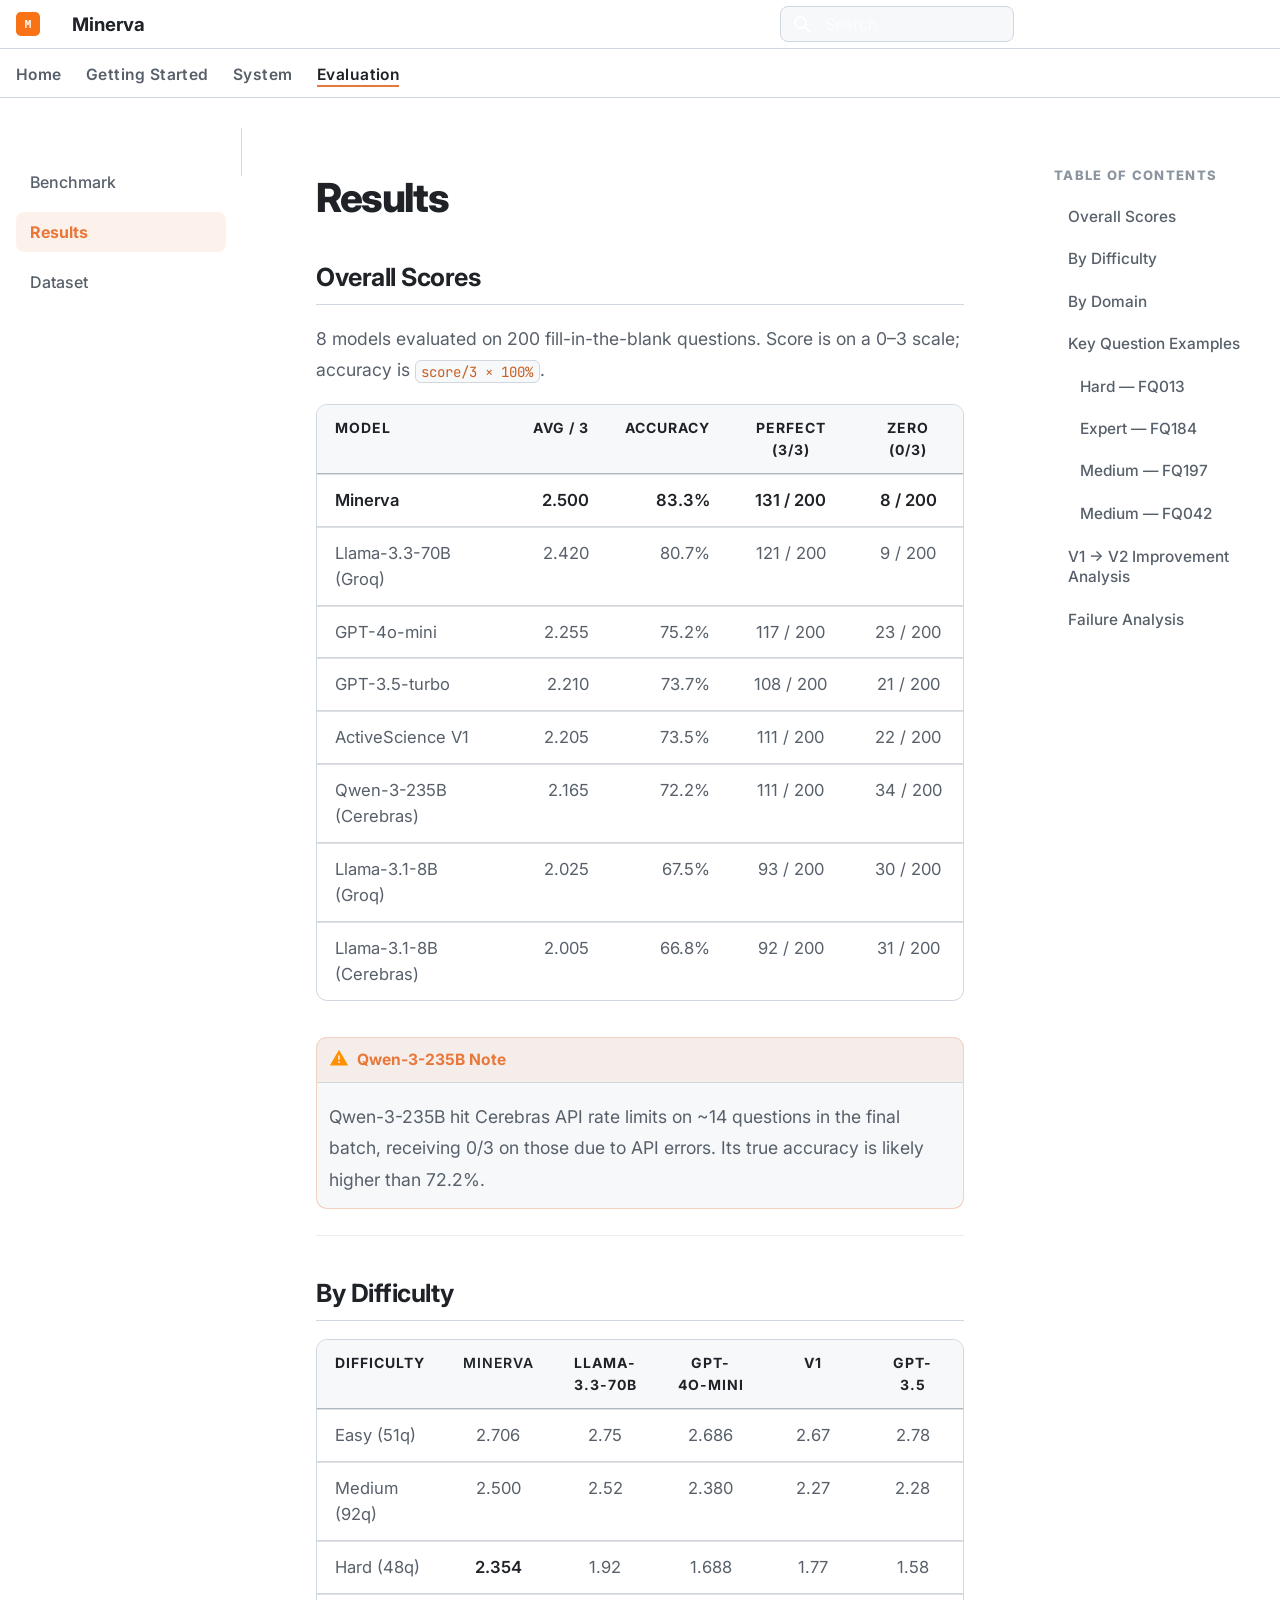
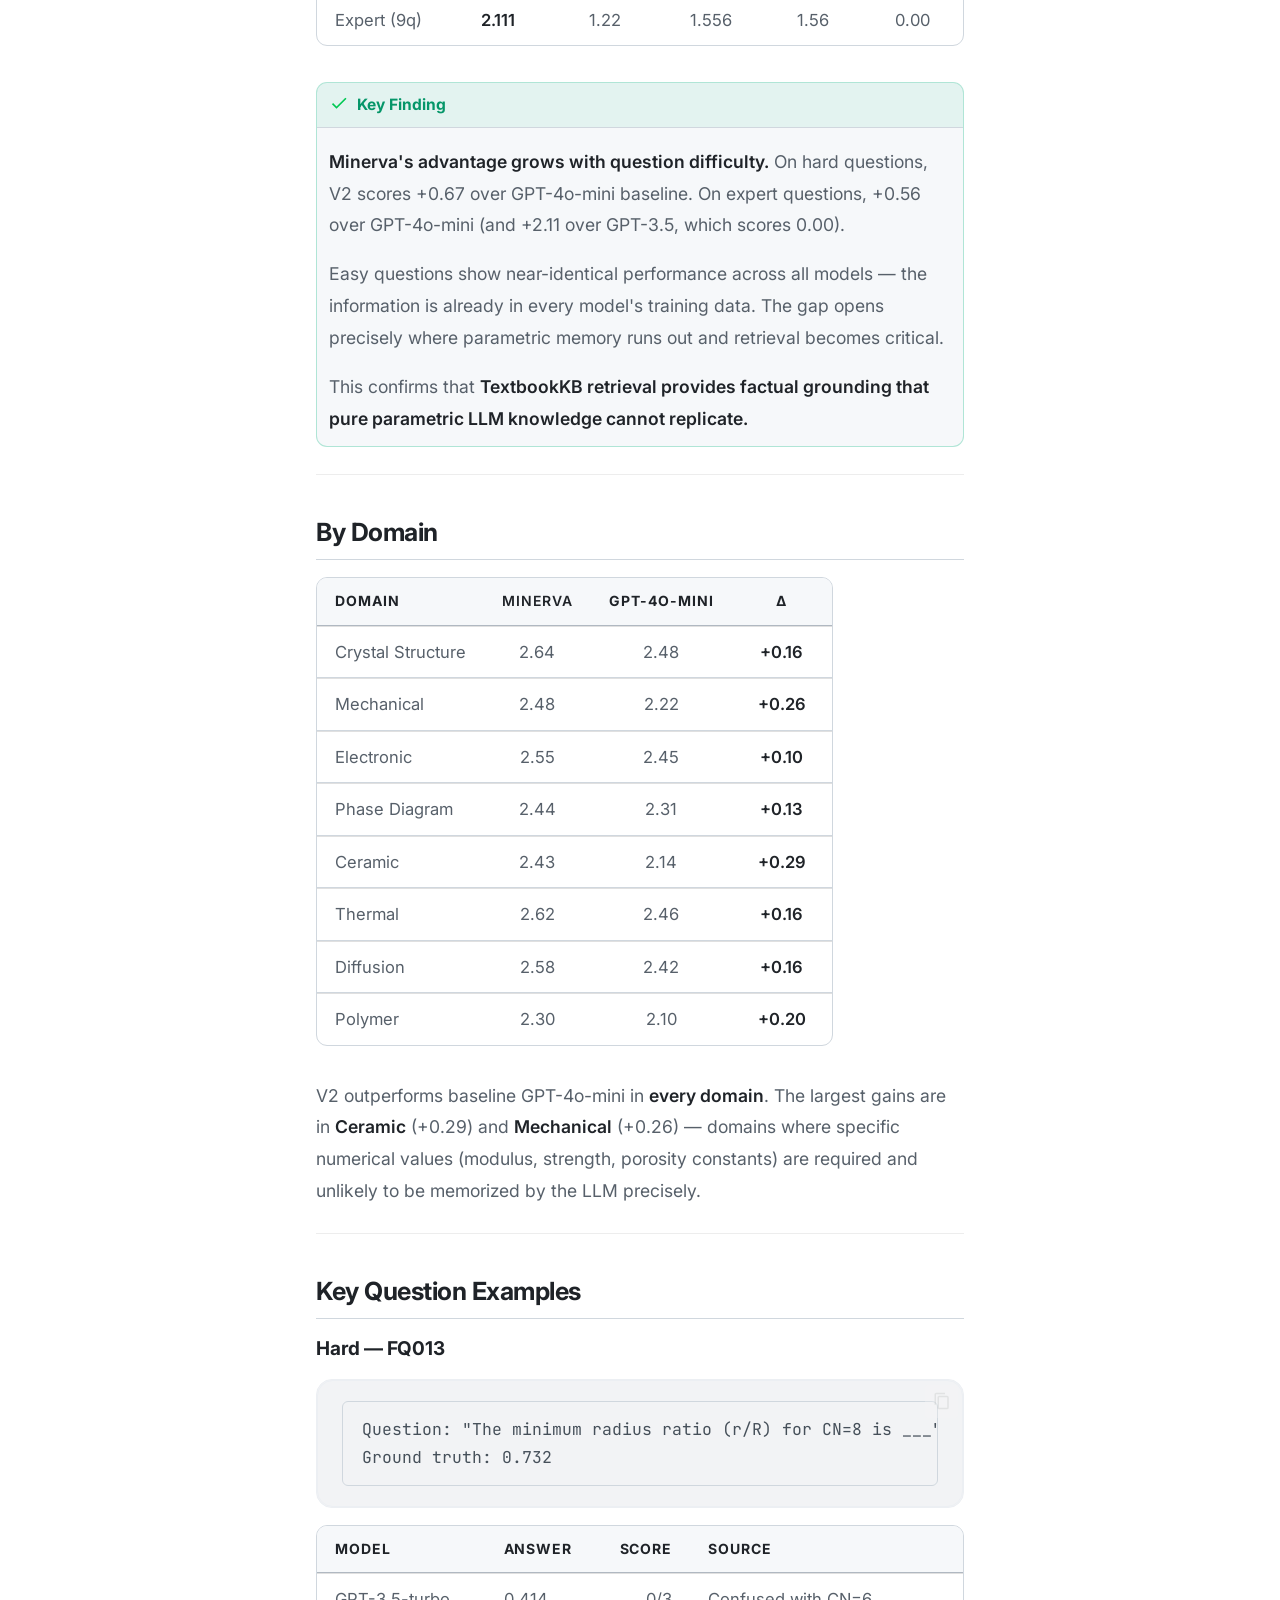
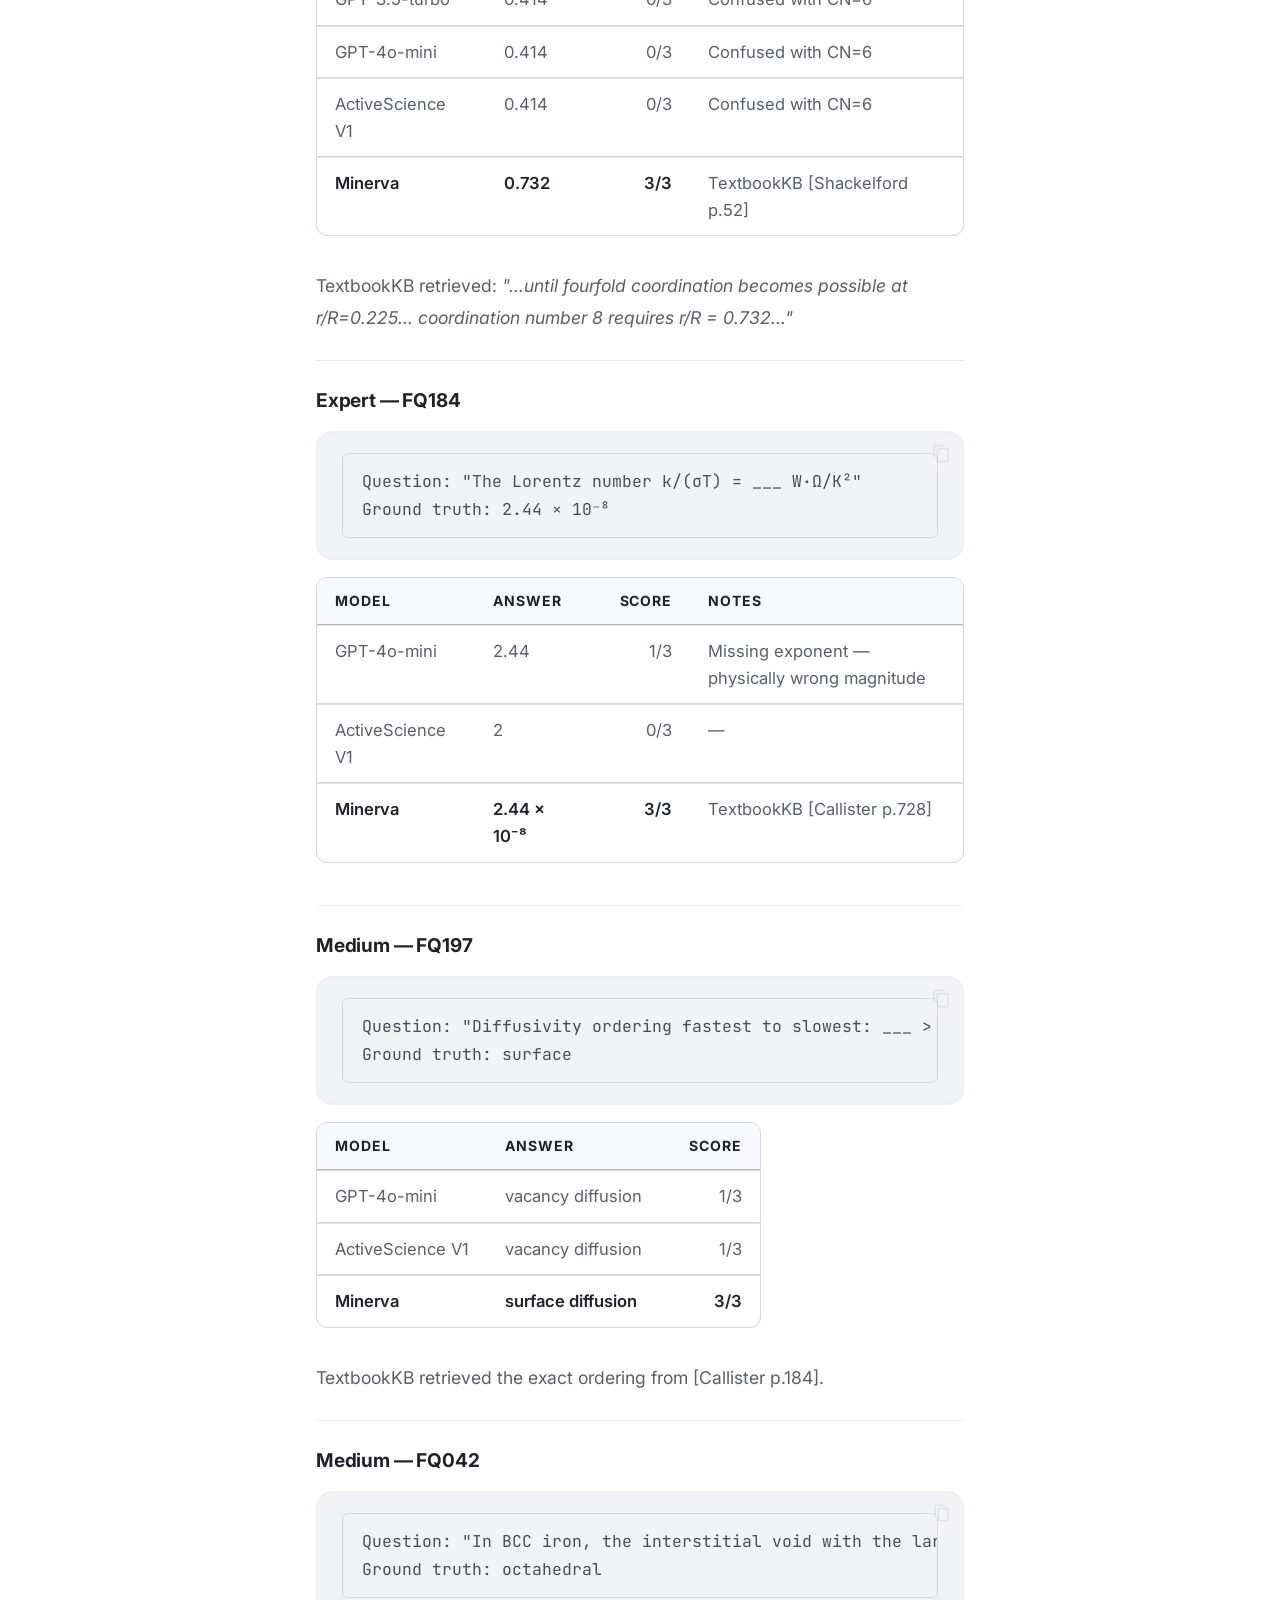
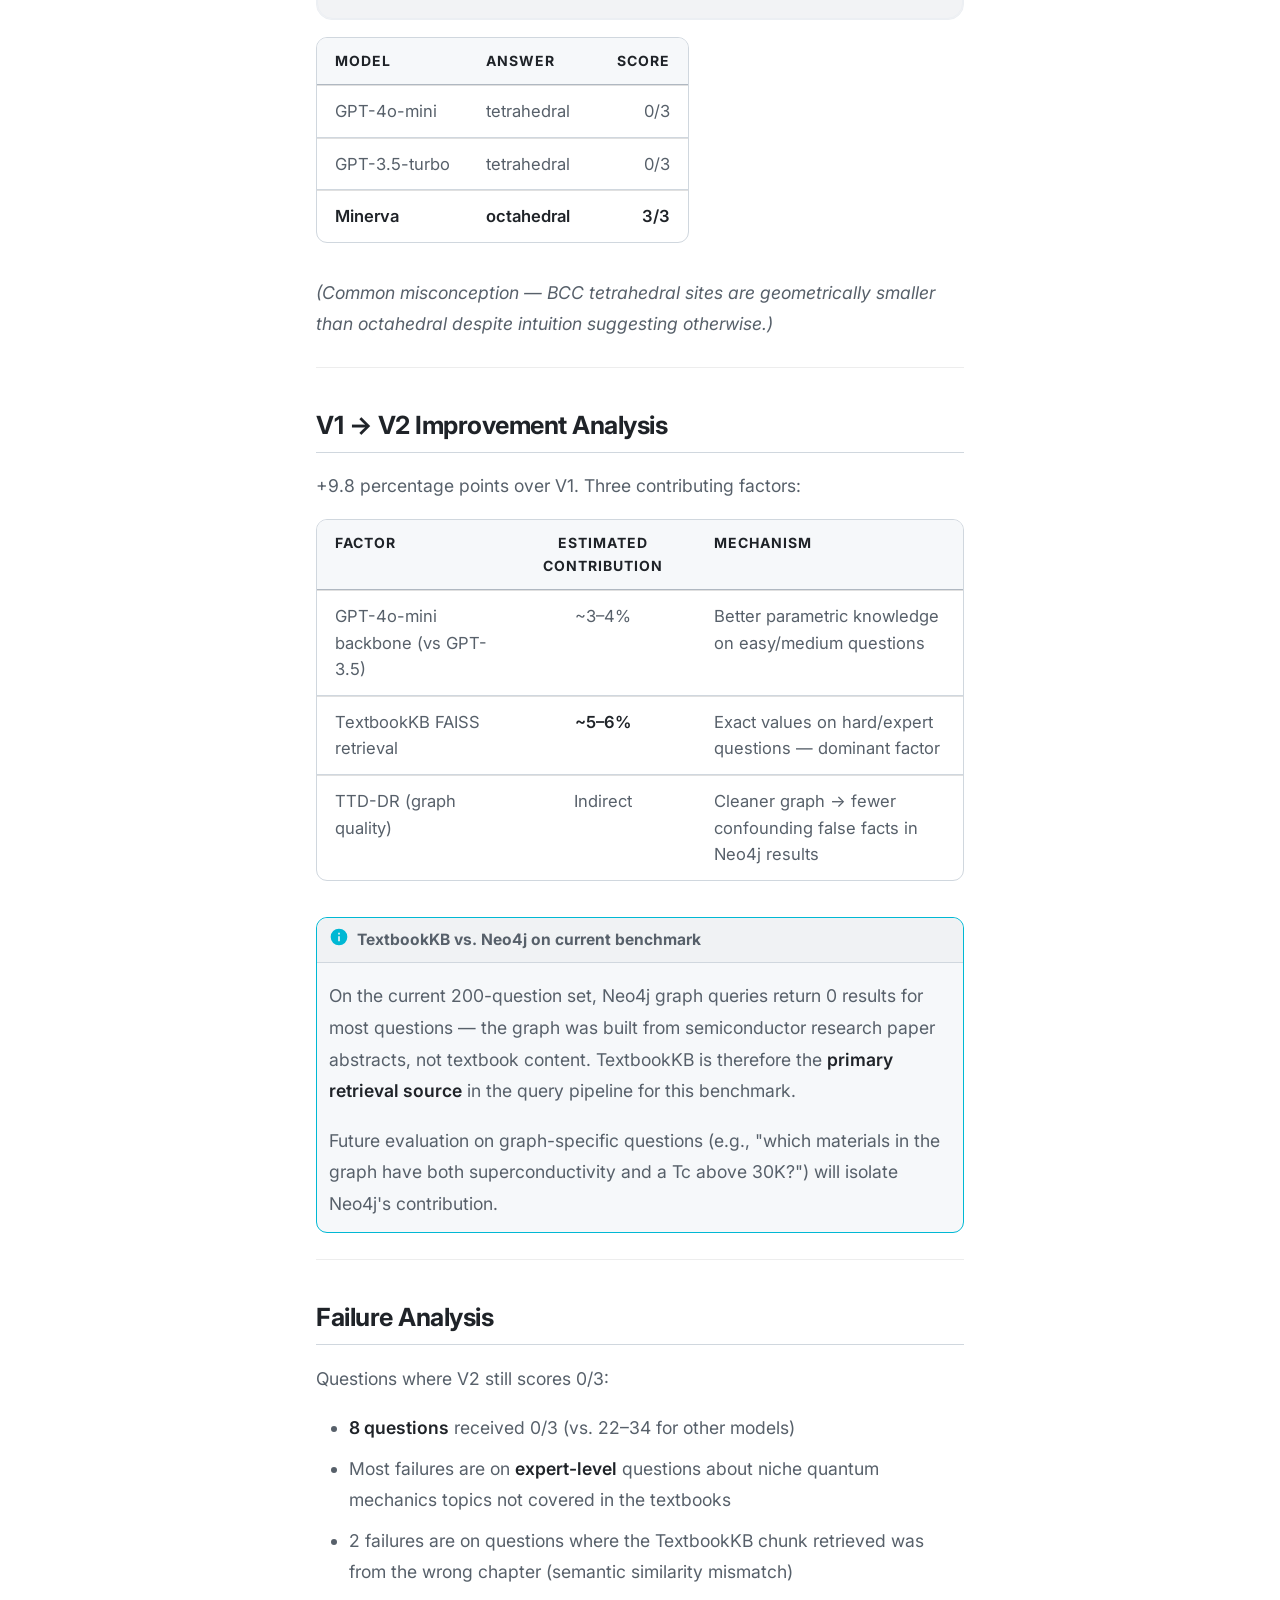
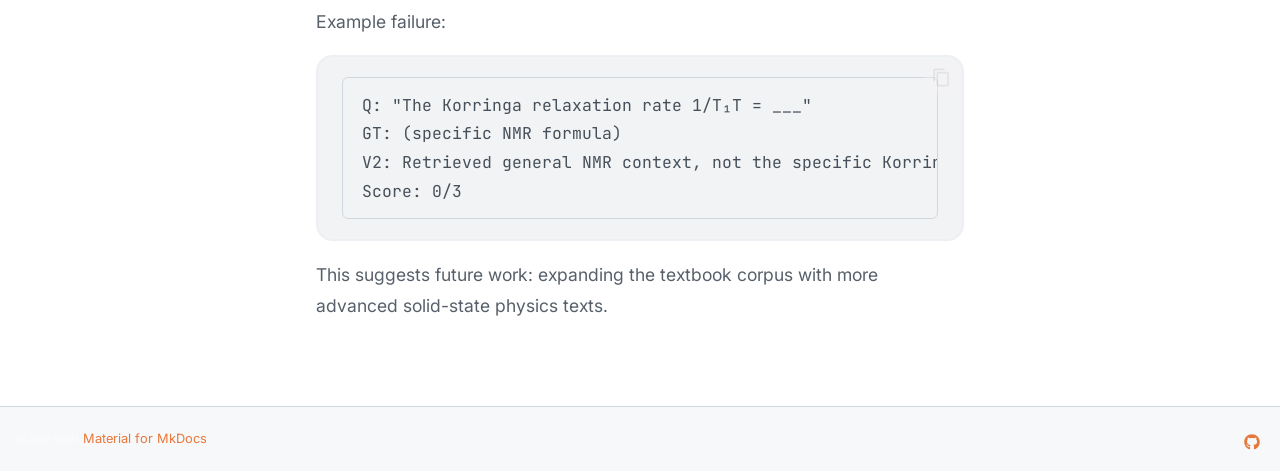
<file: evaluation/results/index.html>
<!doctype html>
<html lang="en" class="no-js">
  <head>
    
      <meta charset="utf-8">
      <meta name="viewport" content="width=device-width,initial-scale=1">
      
        <meta name="description" content="Materials Science Knowledge Graph System">
      
      
      
        <link rel="canonical" href="https://snsevval.github.io/scientific-literature-knowledge-graph/evaluation/results/">
      
      
        <link rel="prev" href="../benchmark/">
      
      
        <link rel="next" href="../dataset/">
      
      
        
      
      
      <link rel="icon" href="../../assets/logo.svg">
      <meta name="generator" content="mkdocs-1.6.1, mkdocs-material-9.7.6">
    
    
      
        <title>Results - Minerva</title>
      
    
    
      <link rel="stylesheet" href="../../assets/stylesheets/main.484c7ddc.min.css">
      
        
        <link rel="stylesheet" href="../../assets/stylesheets/palette.ab4e12ef.min.css">
      
      


    
    
      
    
    
      
        
        
        <link rel="preconnect" href="https://fonts.gstatic.com" crossorigin>
        <link rel="stylesheet" href="https://fonts.googleapis.com/css?family=Inter:300,300i,400,400i,700,700i%7CJetBrains+Mono:400,400i,700,700i&display=fallback">
        <style>:root{--md-text-font:"Inter";--md-code-font:"JetBrains Mono"}</style>
      
    
    
      <link rel="stylesheet" href="../../stylesheets/extra.css">
    
    <script>__md_scope=new URL("../..",location),__md_hash=e=>[...e].reduce(((e,_)=>(e<<5)-e+_.charCodeAt(0)),0),__md_get=(e,_=localStorage,t=__md_scope)=>JSON.parse(_.getItem(t.pathname+"."+e)),__md_set=(e,_,t=localStorage,a=__md_scope)=>{try{t.setItem(a.pathname+"."+e,JSON.stringify(_))}catch(e){}}</script>
    
      

    
    
  </head>
  
  
    
    
      
    
    
    
    
    <body dir="ltr" data-md-color-scheme="default" data-md-color-primary="deep-orange" data-md-color-accent="deep-orange">
  
    
    <input class="md-toggle" data-md-toggle="drawer" type="checkbox" id="__drawer" autocomplete="off">
    <input class="md-toggle" data-md-toggle="search" type="checkbox" id="__search" autocomplete="off">
    <label class="md-overlay" for="__drawer"></label>
    <div data-md-component="skip">
      
        
        <a href="#results" class="md-skip">
          Skip to content
        </a>
      
    </div>
    <div data-md-component="announce">
      
    </div>
    
    
      

<header class="md-header" data-md-component="header">
  <nav class="md-header__inner md-grid" aria-label="Header">
    <a href="../.." title="Minerva" class="md-header__button md-logo" aria-label="Minerva" data-md-component="logo">
      
  <img src="../../assets/logo.svg" alt="logo">

    </a>
    <label class="md-header__button md-icon" for="__drawer">
      
      <svg xmlns="http://www.w3.org/2000/svg" viewBox="0 0 24 24"><path d="M3 6h18v2H3zm0 5h18v2H3zm0 5h18v2H3z"/></svg>
    </label>
    <div class="md-header__title" data-md-component="header-title">
      <div class="md-header__ellipsis">
        <div class="md-header__topic">
          <span class="md-ellipsis">
            Minerva
          </span>
        </div>
        <div class="md-header__topic" data-md-component="header-topic">
          <span class="md-ellipsis">
            
              Results
            
          </span>
        </div>
      </div>
    </div>
    
      
        <form class="md-header__option" data-md-component="palette">
  
    
    
    
    <input class="md-option" data-md-color-media="" data-md-color-scheme="default" data-md-color-primary="deep-orange" data-md-color-accent="deep-orange"  aria-label="Switch to dark mode"  type="radio" name="__palette" id="__palette_0">
    
      <label class="md-header__button md-icon" title="Switch to dark mode" for="__palette_1" hidden>
        <svg xmlns="http://www.w3.org/2000/svg" viewBox="0 0 24 24"><path d="M12 18c-.89 0-1.74-.2-2.5-.55C11.56 16.5 13 14.42 13 12s-1.44-4.5-3.5-5.45C10.26 6.2 11.11 6 12 6a6 6 0 0 1 6 6 6 6 0 0 1-6 6m8-9.31V4h-4.69L12 .69 8.69 4H4v4.69L.69 12 4 15.31V20h4.69L12 23.31 15.31 20H20v-4.69L23.31 12z"/></svg>
      </label>
    
  
    
    
    
    <input class="md-option" data-md-color-media="" data-md-color-scheme="slate" data-md-color-primary="deep-orange" data-md-color-accent="deep-orange"  aria-label="Switch to light mode"  type="radio" name="__palette" id="__palette_1">
    
      <label class="md-header__button md-icon" title="Switch to light mode" for="__palette_0" hidden>
        <svg xmlns="http://www.w3.org/2000/svg" viewBox="0 0 24 24"><path d="M12 8a4 4 0 0 0-4 4 4 4 0 0 0 4 4 4 4 0 0 0 4-4 4 4 0 0 0-4-4m0 10a6 6 0 0 1-6-6 6 6 0 0 1 6-6 6 6 0 0 1 6 6 6 6 0 0 1-6 6m8-9.31V4h-4.69L12 .69 8.69 4H4v4.69L.69 12 4 15.31V20h4.69L12 23.31 15.31 20H20v-4.69L23.31 12z"/></svg>
      </label>
    
  
</form>
      
    
    
      <script>var palette=__md_get("__palette");if(palette&&palette.color){if("(prefers-color-scheme)"===palette.color.media){var media=matchMedia("(prefers-color-scheme: light)"),input=document.querySelector(media.matches?"[data-md-color-media='(prefers-color-scheme: light)']":"[data-md-color-media='(prefers-color-scheme: dark)']");palette.color.media=input.getAttribute("data-md-color-media"),palette.color.scheme=input.getAttribute("data-md-color-scheme"),palette.color.primary=input.getAttribute("data-md-color-primary"),palette.color.accent=input.getAttribute("data-md-color-accent")}for(var[key,value]of Object.entries(palette.color))document.body.setAttribute("data-md-color-"+key,value)}</script>
    
    
    
      
      
        <label class="md-header__button md-icon" for="__search">
          
          <svg xmlns="http://www.w3.org/2000/svg" viewBox="0 0 24 24"><path d="M9.5 3A6.5 6.5 0 0 1 16 9.5c0 1.61-.59 3.09-1.56 4.23l.27.27h.79l5 5-1.5 1.5-5-5v-.79l-.27-.27A6.52 6.52 0 0 1 9.5 16 6.5 6.5 0 0 1 3 9.5 6.5 6.5 0 0 1 9.5 3m0 2C7 5 5 7 5 9.5S7 14 9.5 14 14 12 14 9.5 12 5 9.5 5"/></svg>
        </label>
        <div class="md-search" data-md-component="search" role="dialog">
  <label class="md-search__overlay" for="__search"></label>
  <div class="md-search__inner" role="search">
    <form class="md-search__form" name="search">
      <input type="text" class="md-search__input" name="query" aria-label="Search" placeholder="Search" autocapitalize="off" autocorrect="off" autocomplete="off" spellcheck="false" data-md-component="search-query" required>
      <label class="md-search__icon md-icon" for="__search">
        
        <svg xmlns="http://www.w3.org/2000/svg" viewBox="0 0 24 24"><path d="M9.5 3A6.5 6.5 0 0 1 16 9.5c0 1.61-.59 3.09-1.56 4.23l.27.27h.79l5 5-1.5 1.5-5-5v-.79l-.27-.27A6.52 6.52 0 0 1 9.5 16 6.5 6.5 0 0 1 3 9.5 6.5 6.5 0 0 1 9.5 3m0 2C7 5 5 7 5 9.5S7 14 9.5 14 14 12 14 9.5 12 5 9.5 5"/></svg>
        
        <svg xmlns="http://www.w3.org/2000/svg" viewBox="0 0 24 24"><path d="M20 11v2H8l5.5 5.5-1.42 1.42L4.16 12l7.92-7.92L13.5 5.5 8 11z"/></svg>
      </label>
      <nav class="md-search__options" aria-label="Search">
        
        <button type="reset" class="md-search__icon md-icon" title="Clear" aria-label="Clear" tabindex="-1">
          
          <svg xmlns="http://www.w3.org/2000/svg" viewBox="0 0 24 24"><path d="M19 6.41 17.59 5 12 10.59 6.41 5 5 6.41 10.59 12 5 17.59 6.41 19 12 13.41 17.59 19 19 17.59 13.41 12z"/></svg>
        </button>
      </nav>
      
        <div class="md-search__suggest" data-md-component="search-suggest"></div>
      
    </form>
    <div class="md-search__output">
      <div class="md-search__scrollwrap" tabindex="0" data-md-scrollfix>
        <div class="md-search-result" data-md-component="search-result">
          <div class="md-search-result__meta">
            Initializing search
          </div>
          <ol class="md-search-result__list" role="presentation"></ol>
        </div>
      </div>
    </div>
  </div>
</div>
      
    
    
      <div class="md-header__source">
        <a href="https://github.com/snsevval/scientific-literature-knowledge-graph" title="Go to repository" class="md-source" data-md-component="source">
  <div class="md-source__icon md-icon">
    
    <svg xmlns="http://www.w3.org/2000/svg" viewBox="0 0 448 512"><!--! Font Awesome Free 7.1.0 by @fontawesome - https://fontawesome.com License - https://fontawesome.com/license/free (Icons: CC BY 4.0, Fonts: SIL OFL 1.1, Code: MIT License) Copyright 2025 Fonticons, Inc.--><path d="M439.6 236.1 244 40.5c-5.4-5.5-12.8-8.5-20.4-8.5s-15 3-20.4 8.4L162.5 81l51.5 51.5c27.1-9.1 52.7 16.8 43.4 43.7l49.7 49.7c34.2-11.8 61.2 31 35.5 56.7-26.5 26.5-70.2-2.9-56-37.3L240.3 199v121.9c25.3 12.5 22.3 41.8 9.1 55-6.4 6.4-15.2 10.1-24.3 10.1s-17.8-3.6-24.3-10.1c-17.6-17.6-11.1-46.9 11.2-56v-123c-20.8-8.5-24.6-30.7-18.6-45L142.6 101 8.5 235.1C3 240.6 0 247.9 0 255.5s3 15 8.5 20.4l195.6 195.7c5.4 5.4 12.7 8.4 20.4 8.4s15-3 20.4-8.4l194.7-194.7c5.4-5.4 8.4-12.8 8.4-20.4s-3-15-8.4-20.4"/></svg>
  </div>
  <div class="md-source__repository">
    snsevval/minerva
  </div>
</a>
      </div>
    
  </nav>
  
</header>
    
    <div class="md-container" data-md-component="container">
      
      
        
          
            
<nav class="md-tabs" aria-label="Tabs" data-md-component="tabs">
  <div class="md-grid">
    <ul class="md-tabs__list">
      
        
  
  
  
  
    <li class="md-tabs__item">
      <a href="../.." class="md-tabs__link">
        
  
  
    
  
  Home

      </a>
    </li>
  

      
        
  
  
  
  
    
    
      <li class="md-tabs__item">
        <a href="../../quickstart/" class="md-tabs__link">
          
  
  
  Getting Started

        </a>
      </li>
    
  

      
        
  
  
  
  
    
    
      <li class="md-tabs__item">
        <a href="../../system/architecture/" class="md-tabs__link">
          
  
  
  System

        </a>
      </li>
    
  

      
        
  
  
  
    
  
  
    
    
      <li class="md-tabs__item md-tabs__item--active">
        <a href="../benchmark/" class="md-tabs__link">
          
  
  
  Evaluation

        </a>
      </li>
    
  

      
    </ul>
  </div>
</nav>
          
        
      
      <main class="md-main" data-md-component="main">
        <div class="md-main__inner md-grid">
          
            
              
              <div class="md-sidebar md-sidebar--primary" data-md-component="sidebar" data-md-type="navigation" >
                <div class="md-sidebar__scrollwrap">
                  <div class="md-sidebar__inner">
                    


  


<nav class="md-nav md-nav--primary md-nav--lifted" aria-label="Navigation" data-md-level="0">
  <label class="md-nav__title" for="__drawer">
    <a href="../.." title="Minerva" class="md-nav__button md-logo" aria-label="Minerva" data-md-component="logo">
      
  <img src="../../assets/logo.svg" alt="logo">

    </a>
    Minerva
  </label>
  
    <div class="md-nav__source">
      <a href="https://github.com/snsevval/scientific-literature-knowledge-graph" title="Go to repository" class="md-source" data-md-component="source">
  <div class="md-source__icon md-icon">
    
    <svg xmlns="http://www.w3.org/2000/svg" viewBox="0 0 448 512"><!--! Font Awesome Free 7.1.0 by @fontawesome - https://fontawesome.com License - https://fontawesome.com/license/free (Icons: CC BY 4.0, Fonts: SIL OFL 1.1, Code: MIT License) Copyright 2025 Fonticons, Inc.--><path d="M439.6 236.1 244 40.5c-5.4-5.5-12.8-8.5-20.4-8.5s-15 3-20.4 8.4L162.5 81l51.5 51.5c27.1-9.1 52.7 16.8 43.4 43.7l49.7 49.7c34.2-11.8 61.2 31 35.5 56.7-26.5 26.5-70.2-2.9-56-37.3L240.3 199v121.9c25.3 12.5 22.3 41.8 9.1 55-6.4 6.4-15.2 10.1-24.3 10.1s-17.8-3.6-24.3-10.1c-17.6-17.6-11.1-46.9 11.2-56v-123c-20.8-8.5-24.6-30.7-18.6-45L142.6 101 8.5 235.1C3 240.6 0 247.9 0 255.5s3 15 8.5 20.4l195.6 195.7c5.4 5.4 12.7 8.4 20.4 8.4s15-3 20.4-8.4l194.7-194.7c5.4-5.4 8.4-12.8 8.4-20.4s-3-15-8.4-20.4"/></svg>
  </div>
  <div class="md-source__repository">
    snsevval/minerva
  </div>
</a>
    </div>
  
  <ul class="md-nav__list" data-md-scrollfix>
    
      
      
  
  
  
  
    <li class="md-nav__item">
      <a href="../.." class="md-nav__link">
        
  
  
  <span class="md-ellipsis">
    
  
    Home
  

    
  </span>
  
  

      </a>
    </li>
  

    
      
      
  
  
  
  
    
    
    
    
      
      
        
      
    
    
    <li class="md-nav__item md-nav__item--nested">
      
        
        
          
        
        <input class="md-nav__toggle md-toggle md-toggle--indeterminate" type="checkbox" id="__nav_2" >
        
          
          <label class="md-nav__link" for="__nav_2" id="__nav_2_label" tabindex="0">
            
  
  
  <span class="md-ellipsis">
    
  
    Getting Started
  

    
  </span>
  
  

            <span class="md-nav__icon md-icon"></span>
          </label>
        
        <nav class="md-nav" data-md-level="1" aria-labelledby="__nav_2_label" aria-expanded="false">
          <label class="md-nav__title" for="__nav_2">
            <span class="md-nav__icon md-icon"></span>
            
  
    Getting Started
  

          </label>
          <ul class="md-nav__list" data-md-scrollfix>
            
              
                
  
  
  
  
    <li class="md-nav__item">
      <a href="../../quickstart/" class="md-nav__link">
        
  
  
  <span class="md-ellipsis">
    
  
    Quick Start
  

    
  </span>
  
  

      </a>
    </li>
  

              
            
              
                
  
  
  
  
    <li class="md-nav__item">
      <a href="../../installation/" class="md-nav__link">
        
  
  
  <span class="md-ellipsis">
    
  
    Installation
  

    
  </span>
  
  

      </a>
    </li>
  

              
            
          </ul>
        </nav>
      
    </li>
  

    
      
      
  
  
  
  
    
    
    
    
      
      
        
      
    
    
    <li class="md-nav__item md-nav__item--nested">
      
        
        
          
        
        <input class="md-nav__toggle md-toggle md-toggle--indeterminate" type="checkbox" id="__nav_3" >
        
          
          <label class="md-nav__link" for="__nav_3" id="__nav_3_label" tabindex="0">
            
  
  
  <span class="md-ellipsis">
    
  
    System
  

    
  </span>
  
  

            <span class="md-nav__icon md-icon"></span>
          </label>
        
        <nav class="md-nav" data-md-level="1" aria-labelledby="__nav_3_label" aria-expanded="false">
          <label class="md-nav__title" for="__nav_3">
            <span class="md-nav__icon md-icon"></span>
            
  
    System
  

          </label>
          <ul class="md-nav__list" data-md-scrollfix>
            
              
                
  
  
  
  
    <li class="md-nav__item">
      <a href="../../system/architecture/" class="md-nav__link">
        
  
  
  <span class="md-ellipsis">
    
  
    Architecture
  

    
  </span>
  
  

      </a>
    </li>
  

              
            
              
                
  
  
  
  
    <li class="md-nav__item">
      <a href="../../system/ttddr/" class="md-nav__link">
        
  
  
  <span class="md-ellipsis">
    
  
    TTD-DR
  

    
  </span>
  
  

      </a>
    </li>
  

              
            
              
                
  
  
  
  
    <li class="md-nav__item">
      <a href="../../system/textbookkb/" class="md-nav__link">
        
  
  
  <span class="md-ellipsis">
    
  
    TextbookKB
  

    
  </span>
  
  

      </a>
    </li>
  

              
            
              
                
  
  
  
  
    <li class="md-nav__item">
      <a href="../../system/critic/" class="md-nav__link">
        
  
  
  <span class="md-ellipsis">
    
  
    Critic Layer
  

    
  </span>
  
  

      </a>
    </li>
  

              
            
          </ul>
        </nav>
      
    </li>
  

    
      
      
  
  
    
  
  
  
    
    
    
    
      
        
        
      
      
        
      
    
    
    <li class="md-nav__item md-nav__item--active md-nav__item--section md-nav__item--nested">
      
        
        
        <input class="md-nav__toggle md-toggle " type="checkbox" id="__nav_4" checked>
        
          
          <label class="md-nav__link" for="__nav_4" id="__nav_4_label" tabindex="">
            
  
  
  <span class="md-ellipsis">
    
  
    Evaluation
  

    
  </span>
  
  

            <span class="md-nav__icon md-icon"></span>
          </label>
        
        <nav class="md-nav" data-md-level="1" aria-labelledby="__nav_4_label" aria-expanded="true">
          <label class="md-nav__title" for="__nav_4">
            <span class="md-nav__icon md-icon"></span>
            
  
    Evaluation
  

          </label>
          <ul class="md-nav__list" data-md-scrollfix>
            
              
                
  
  
  
  
    <li class="md-nav__item">
      <a href="../benchmark/" class="md-nav__link">
        
  
  
  <span class="md-ellipsis">
    
  
    Benchmark
  

    
  </span>
  
  

      </a>
    </li>
  

              
            
              
                
  
  
    
  
  
  
    <li class="md-nav__item md-nav__item--active">
      
      <input class="md-nav__toggle md-toggle" type="checkbox" id="__toc">
      
      
        
      
      
        <label class="md-nav__link md-nav__link--active" for="__toc">
          
  
  
  <span class="md-ellipsis">
    
  
    Results
  

    
  </span>
  
  

          <span class="md-nav__icon md-icon"></span>
        </label>
      
      <a href="./" class="md-nav__link md-nav__link--active">
        
  
  
  <span class="md-ellipsis">
    
  
    Results
  

    
  </span>
  
  

      </a>
      
        

<nav class="md-nav md-nav--secondary" aria-label="Table of contents">
  
  
  
    
  
  
    <label class="md-nav__title" for="__toc">
      <span class="md-nav__icon md-icon"></span>
      Table of contents
    </label>
    <ul class="md-nav__list" data-md-component="toc" data-md-scrollfix>
      
        <li class="md-nav__item">
  <a href="#overall-scores" class="md-nav__link">
    <span class="md-ellipsis">
      
        Overall Scores
      
    </span>
  </a>
  
</li>
      
        <li class="md-nav__item">
  <a href="#by-difficulty" class="md-nav__link">
    <span class="md-ellipsis">
      
        By Difficulty
      
    </span>
  </a>
  
</li>
      
        <li class="md-nav__item">
  <a href="#by-domain" class="md-nav__link">
    <span class="md-ellipsis">
      
        By Domain
      
    </span>
  </a>
  
</li>
      
        <li class="md-nav__item">
  <a href="#key-question-examples" class="md-nav__link">
    <span class="md-ellipsis">
      
        Key Question Examples
      
    </span>
  </a>
  
    <nav class="md-nav" aria-label="Key Question Examples">
      <ul class="md-nav__list">
        
          <li class="md-nav__item">
  <a href="#hard-fq013" class="md-nav__link">
    <span class="md-ellipsis">
      
        Hard — FQ013
      
    </span>
  </a>
  
</li>
        
          <li class="md-nav__item">
  <a href="#expert-fq184" class="md-nav__link">
    <span class="md-ellipsis">
      
        Expert — FQ184
      
    </span>
  </a>
  
</li>
        
          <li class="md-nav__item">
  <a href="#medium-fq197" class="md-nav__link">
    <span class="md-ellipsis">
      
        Medium — FQ197
      
    </span>
  </a>
  
</li>
        
          <li class="md-nav__item">
  <a href="#medium-fq042" class="md-nav__link">
    <span class="md-ellipsis">
      
        Medium — FQ042
      
    </span>
  </a>
  
</li>
        
      </ul>
    </nav>
  
</li>
      
        <li class="md-nav__item">
  <a href="#v1-v2-improvement-analysis" class="md-nav__link">
    <span class="md-ellipsis">
      
        V1 → V2 Improvement Analysis
      
    </span>
  </a>
  
</li>
      
        <li class="md-nav__item">
  <a href="#failure-analysis" class="md-nav__link">
    <span class="md-ellipsis">
      
        Failure Analysis
      
    </span>
  </a>
  
</li>
      
    </ul>
  
</nav>
      
    </li>
  

              
            
              
                
  
  
  
  
    <li class="md-nav__item">
      <a href="../dataset/" class="md-nav__link">
        
  
  
  <span class="md-ellipsis">
    
  
    Dataset
  

    
  </span>
  
  

      </a>
    </li>
  

              
            
          </ul>
        </nav>
      
    </li>
  

    
  </ul>
</nav>
                  </div>
                </div>
              </div>
            
            
              
              <div class="md-sidebar md-sidebar--secondary" data-md-component="sidebar" data-md-type="toc" >
                <div class="md-sidebar__scrollwrap">
                  <div class="md-sidebar__inner">
                    

<nav class="md-nav md-nav--secondary" aria-label="Table of contents">
  
  
  
    
  
  
    <label class="md-nav__title" for="__toc">
      <span class="md-nav__icon md-icon"></span>
      Table of contents
    </label>
    <ul class="md-nav__list" data-md-component="toc" data-md-scrollfix>
      
        <li class="md-nav__item">
  <a href="#overall-scores" class="md-nav__link">
    <span class="md-ellipsis">
      
        Overall Scores
      
    </span>
  </a>
  
</li>
      
        <li class="md-nav__item">
  <a href="#by-difficulty" class="md-nav__link">
    <span class="md-ellipsis">
      
        By Difficulty
      
    </span>
  </a>
  
</li>
      
        <li class="md-nav__item">
  <a href="#by-domain" class="md-nav__link">
    <span class="md-ellipsis">
      
        By Domain
      
    </span>
  </a>
  
</li>
      
        <li class="md-nav__item">
  <a href="#key-question-examples" class="md-nav__link">
    <span class="md-ellipsis">
      
        Key Question Examples
      
    </span>
  </a>
  
    <nav class="md-nav" aria-label="Key Question Examples">
      <ul class="md-nav__list">
        
          <li class="md-nav__item">
  <a href="#hard-fq013" class="md-nav__link">
    <span class="md-ellipsis">
      
        Hard — FQ013
      
    </span>
  </a>
  
</li>
        
          <li class="md-nav__item">
  <a href="#expert-fq184" class="md-nav__link">
    <span class="md-ellipsis">
      
        Expert — FQ184
      
    </span>
  </a>
  
</li>
        
          <li class="md-nav__item">
  <a href="#medium-fq197" class="md-nav__link">
    <span class="md-ellipsis">
      
        Medium — FQ197
      
    </span>
  </a>
  
</li>
        
          <li class="md-nav__item">
  <a href="#medium-fq042" class="md-nav__link">
    <span class="md-ellipsis">
      
        Medium — FQ042
      
    </span>
  </a>
  
</li>
        
      </ul>
    </nav>
  
</li>
      
        <li class="md-nav__item">
  <a href="#v1-v2-improvement-analysis" class="md-nav__link">
    <span class="md-ellipsis">
      
        V1 → V2 Improvement Analysis
      
    </span>
  </a>
  
</li>
      
        <li class="md-nav__item">
  <a href="#failure-analysis" class="md-nav__link">
    <span class="md-ellipsis">
      
        Failure Analysis
      
    </span>
  </a>
  
</li>
      
    </ul>
  
</nav>
                  </div>
                </div>
              </div>
            
          
          
            <div class="md-content" data-md-component="content">
              
              <article class="md-content__inner md-typeset">
                
                  



<h1 id="results">Results<a class="headerlink" href="#results" title="Permanent link">&para;</a></h1>
<h2 id="overall-scores">Overall Scores<a class="headerlink" href="#overall-scores" title="Permanent link">&para;</a></h2>
<p>8 models evaluated on 200 fill-in-the-blank questions. Score is on a 0–3 scale; accuracy is <code>score/3 × 100%</code>.</p>
<table>
<thead>
<tr>
<th>Model</th>
<th style="text-align: right;">Avg / 3</th>
<th style="text-align: right;">Accuracy</th>
<th style="text-align: center;">Perfect (3/3)</th>
<th style="text-align: center;">Zero (0/3)</th>
</tr>
</thead>
<tbody>
<tr>
<td><strong>Minerva</strong></td>
<td style="text-align: right;"><strong>2.500</strong></td>
<td style="text-align: right;"><strong>83.3%</strong></td>
<td style="text-align: center;"><strong>131 / 200</strong></td>
<td style="text-align: center;"><strong>8 / 200</strong></td>
</tr>
<tr>
<td>Llama-3.3-70B (Groq)</td>
<td style="text-align: right;">2.420</td>
<td style="text-align: right;">80.7%</td>
<td style="text-align: center;">121 / 200</td>
<td style="text-align: center;">9 / 200</td>
</tr>
<tr>
<td>GPT-4o-mini</td>
<td style="text-align: right;">2.255</td>
<td style="text-align: right;">75.2%</td>
<td style="text-align: center;">117 / 200</td>
<td style="text-align: center;">23 / 200</td>
</tr>
<tr>
<td>GPT-3.5-turbo</td>
<td style="text-align: right;">2.210</td>
<td style="text-align: right;">73.7%</td>
<td style="text-align: center;">108 / 200</td>
<td style="text-align: center;">21 / 200</td>
</tr>
<tr>
<td>ActiveScience V1</td>
<td style="text-align: right;">2.205</td>
<td style="text-align: right;">73.5%</td>
<td style="text-align: center;">111 / 200</td>
<td style="text-align: center;">22 / 200</td>
</tr>
<tr>
<td>Qwen-3-235B (Cerebras)</td>
<td style="text-align: right;">2.165</td>
<td style="text-align: right;">72.2%</td>
<td style="text-align: center;">111 / 200</td>
<td style="text-align: center;">34 / 200</td>
</tr>
<tr>
<td>Llama-3.1-8B (Groq)</td>
<td style="text-align: right;">2.025</td>
<td style="text-align: right;">67.5%</td>
<td style="text-align: center;">93 / 200</td>
<td style="text-align: center;">30 / 200</td>
</tr>
<tr>
<td>Llama-3.1-8B (Cerebras)</td>
<td style="text-align: right;">2.005</td>
<td style="text-align: right;">66.8%</td>
<td style="text-align: center;">92 / 200</td>
<td style="text-align: center;">31 / 200</td>
</tr>
</tbody>
</table>
<div class="admonition warning">
<p class="admonition-title">Qwen-3-235B Note</p>
<p>Qwen-3-235B hit Cerebras API rate limits on ~14 questions in the final batch, receiving 0/3 on those due to API errors. Its true accuracy is likely higher than 72.2%.</p>
</div>
<hr />
<h2 id="by-difficulty">By Difficulty<a class="headerlink" href="#by-difficulty" title="Permanent link">&para;</a></h2>
<table>
<thead>
<tr>
<th>Difficulty</th>
<th style="text-align: center;"><strong>Minerva</strong></th>
<th style="text-align: center;">Llama-3.3-70B</th>
<th style="text-align: center;">GPT-4o-mini</th>
<th style="text-align: center;">V1</th>
<th style="text-align: center;">GPT-3.5</th>
</tr>
</thead>
<tbody>
<tr>
<td>Easy (51q)</td>
<td style="text-align: center;">2.706</td>
<td style="text-align: center;">2.75</td>
<td style="text-align: center;">2.686</td>
<td style="text-align: center;">2.67</td>
<td style="text-align: center;">2.78</td>
</tr>
<tr>
<td>Medium (92q)</td>
<td style="text-align: center;">2.500</td>
<td style="text-align: center;">2.52</td>
<td style="text-align: center;">2.380</td>
<td style="text-align: center;">2.27</td>
<td style="text-align: center;">2.28</td>
</tr>
<tr>
<td>Hard (48q)</td>
<td style="text-align: center;"><strong>2.354</strong></td>
<td style="text-align: center;">1.92</td>
<td style="text-align: center;">1.688</td>
<td style="text-align: center;">1.77</td>
<td style="text-align: center;">1.58</td>
</tr>
<tr>
<td>Expert (9q)</td>
<td style="text-align: center;"><strong>2.111</strong></td>
<td style="text-align: center;">1.22</td>
<td style="text-align: center;">1.556</td>
<td style="text-align: center;">1.56</td>
<td style="text-align: center;">0.00</td>
</tr>
</tbody>
</table>
<div class="admonition success">
<p class="admonition-title">Key Finding</p>
<p><strong>Minerva's advantage grows with question difficulty.</strong> On hard questions, V2 scores +0.67 over GPT-4o-mini baseline. On expert questions, +0.56 over GPT-4o-mini (and +2.11 over GPT-3.5, which scores 0.00).</p>
<p>Easy questions show near-identical performance across all models — the information is already in every model's training data. The gap opens precisely where parametric memory runs out and retrieval becomes critical.</p>
<p>This confirms that <strong>TextbookKB retrieval provides factual grounding that pure parametric LLM knowledge cannot replicate.</strong></p>
</div>
<hr />
<h2 id="by-domain">By Domain<a class="headerlink" href="#by-domain" title="Permanent link">&para;</a></h2>
<table>
<thead>
<tr>
<th>Domain</th>
<th style="text-align: center;"><strong>Minerva</strong></th>
<th style="text-align: center;">GPT-4o-mini</th>
<th style="text-align: center;">Δ</th>
</tr>
</thead>
<tbody>
<tr>
<td>Crystal Structure</td>
<td style="text-align: center;">2.64</td>
<td style="text-align: center;">2.48</td>
<td style="text-align: center;"><strong>+0.16</strong></td>
</tr>
<tr>
<td>Mechanical</td>
<td style="text-align: center;">2.48</td>
<td style="text-align: center;">2.22</td>
<td style="text-align: center;"><strong>+0.26</strong></td>
</tr>
<tr>
<td>Electronic</td>
<td style="text-align: center;">2.55</td>
<td style="text-align: center;">2.45</td>
<td style="text-align: center;"><strong>+0.10</strong></td>
</tr>
<tr>
<td>Phase Diagram</td>
<td style="text-align: center;">2.44</td>
<td style="text-align: center;">2.31</td>
<td style="text-align: center;"><strong>+0.13</strong></td>
</tr>
<tr>
<td>Ceramic</td>
<td style="text-align: center;">2.43</td>
<td style="text-align: center;">2.14</td>
<td style="text-align: center;"><strong>+0.29</strong></td>
</tr>
<tr>
<td>Thermal</td>
<td style="text-align: center;">2.62</td>
<td style="text-align: center;">2.46</td>
<td style="text-align: center;"><strong>+0.16</strong></td>
</tr>
<tr>
<td>Diffusion</td>
<td style="text-align: center;">2.58</td>
<td style="text-align: center;">2.42</td>
<td style="text-align: center;"><strong>+0.16</strong></td>
</tr>
<tr>
<td>Polymer</td>
<td style="text-align: center;">2.30</td>
<td style="text-align: center;">2.10</td>
<td style="text-align: center;"><strong>+0.20</strong></td>
</tr>
</tbody>
</table>
<p>V2 outperforms baseline GPT-4o-mini in <strong>every domain</strong>. The largest gains are in <strong>Ceramic</strong> (+0.29) and <strong>Mechanical</strong> (+0.26) — domains where specific numerical values (modulus, strength, porosity constants) are required and unlikely to be memorized by the LLM precisely.</p>
<hr />
<h2 id="key-question-examples">Key Question Examples<a class="headerlink" href="#key-question-examples" title="Permanent link">&para;</a></h2>
<h3 id="hard-fq013">Hard — FQ013<a class="headerlink" href="#hard-fq013" title="Permanent link">&para;</a></h3>
<div class="highlight"><pre><span></span><code><a id="__codelineno-0-1" name="__codelineno-0-1" href="#__codelineno-0-1"></a>Question: &quot;The minimum radius ratio (r/R) for CN=8 is ___&quot;
<a id="__codelineno-0-2" name="__codelineno-0-2" href="#__codelineno-0-2"></a>Ground truth: 0.732
</code></pre></div>
<table>
<thead>
<tr>
<th>Model</th>
<th>Answer</th>
<th style="text-align: right;">Score</th>
<th>Source</th>
</tr>
</thead>
<tbody>
<tr>
<td>GPT-3.5-turbo</td>
<td>0.414</td>
<td style="text-align: right;">0/3</td>
<td>Confused with CN=6</td>
</tr>
<tr>
<td>GPT-4o-mini</td>
<td>0.414</td>
<td style="text-align: right;">0/3</td>
<td>Confused with CN=6</td>
</tr>
<tr>
<td>ActiveScience V1</td>
<td>0.414</td>
<td style="text-align: right;">0/3</td>
<td>Confused with CN=6</td>
</tr>
<tr>
<td><strong>Minerva</strong></td>
<td><strong>0.732</strong></td>
<td style="text-align: right;"><strong>3/3</strong></td>
<td>TextbookKB [Shackelford p.52]</td>
</tr>
</tbody>
</table>
<p>TextbookKB retrieved: <em>"...until fourfold coordination becomes possible at r/R=0.225... coordination number 8 requires r/R = 0.732..."</em></p>
<hr />
<h3 id="expert-fq184">Expert — FQ184<a class="headerlink" href="#expert-fq184" title="Permanent link">&para;</a></h3>
<div class="highlight"><pre><span></span><code><a id="__codelineno-1-1" name="__codelineno-1-1" href="#__codelineno-1-1"></a>Question: &quot;The Lorentz number k/(σT) = ___ W·Ω/K²&quot;
<a id="__codelineno-1-2" name="__codelineno-1-2" href="#__codelineno-1-2"></a>Ground truth: 2.44 × 10⁻⁸
</code></pre></div>
<table>
<thead>
<tr>
<th>Model</th>
<th>Answer</th>
<th style="text-align: right;">Score</th>
<th>Notes</th>
</tr>
</thead>
<tbody>
<tr>
<td>GPT-4o-mini</td>
<td>2.44</td>
<td style="text-align: right;">1/3</td>
<td>Missing exponent — physically wrong magnitude</td>
</tr>
<tr>
<td>ActiveScience V1</td>
<td>2</td>
<td style="text-align: right;">0/3</td>
<td>—</td>
</tr>
<tr>
<td><strong>Minerva</strong></td>
<td><strong>2.44 × 10⁻⁸</strong></td>
<td style="text-align: right;"><strong>3/3</strong></td>
<td>TextbookKB [Callister p.728]</td>
</tr>
</tbody>
</table>
<hr />
<h3 id="medium-fq197">Medium — FQ197<a class="headerlink" href="#medium-fq197" title="Permanent link">&para;</a></h3>
<div class="highlight"><pre><span></span><code><a id="__codelineno-2-1" name="__codelineno-2-1" href="#__codelineno-2-1"></a>Question: &quot;Diffusivity ordering fastest to slowest: ___ &gt; grain boundary &gt; lattice&quot;
<a id="__codelineno-2-2" name="__codelineno-2-2" href="#__codelineno-2-2"></a>Ground truth: surface
</code></pre></div>
<table>
<thead>
<tr>
<th>Model</th>
<th>Answer</th>
<th style="text-align: right;">Score</th>
</tr>
</thead>
<tbody>
<tr>
<td>GPT-4o-mini</td>
<td>vacancy diffusion</td>
<td style="text-align: right;">1/3</td>
</tr>
<tr>
<td>ActiveScience V1</td>
<td>vacancy diffusion</td>
<td style="text-align: right;">1/3</td>
</tr>
<tr>
<td><strong>Minerva</strong></td>
<td><strong>surface diffusion</strong></td>
<td style="text-align: right;"><strong>3/3</strong></td>
</tr>
</tbody>
</table>
<p>TextbookKB retrieved the exact ordering from [Callister p.184].</p>
<hr />
<h3 id="medium-fq042">Medium — FQ042<a class="headerlink" href="#medium-fq042" title="Permanent link">&para;</a></h3>
<div class="highlight"><pre><span></span><code><a id="__codelineno-3-1" name="__codelineno-3-1" href="#__codelineno-3-1"></a>Question: &quot;In BCC iron, the interstitial void with the largest radius is the ___ site&quot;
<a id="__codelineno-3-2" name="__codelineno-3-2" href="#__codelineno-3-2"></a>Ground truth: octahedral
</code></pre></div>
<table>
<thead>
<tr>
<th>Model</th>
<th>Answer</th>
<th style="text-align: right;">Score</th>
</tr>
</thead>
<tbody>
<tr>
<td>GPT-4o-mini</td>
<td>tetrahedral</td>
<td style="text-align: right;">0/3</td>
</tr>
<tr>
<td>GPT-3.5-turbo</td>
<td>tetrahedral</td>
<td style="text-align: right;">0/3</td>
</tr>
<tr>
<td><strong>Minerva</strong></td>
<td><strong>octahedral</strong></td>
<td style="text-align: right;"><strong>3/3</strong></td>
</tr>
</tbody>
</table>
<p><em>(Common misconception — BCC tetrahedral sites are geometrically smaller than octahedral despite intuition suggesting otherwise.)</em></p>
<hr />
<h2 id="v1-v2-improvement-analysis">V1 → V2 Improvement Analysis<a class="headerlink" href="#v1-v2-improvement-analysis" title="Permanent link">&para;</a></h2>
<p>+9.8 percentage points over V1. Three contributing factors:</p>
<table>
<thead>
<tr>
<th>Factor</th>
<th style="text-align: center;">Estimated Contribution</th>
<th>Mechanism</th>
</tr>
</thead>
<tbody>
<tr>
<td>GPT-4o-mini backbone (vs GPT-3.5)</td>
<td style="text-align: center;">~3–4%</td>
<td>Better parametric knowledge on easy/medium questions</td>
</tr>
<tr>
<td>TextbookKB FAISS retrieval</td>
<td style="text-align: center;"><strong>~5–6%</strong></td>
<td>Exact values on hard/expert questions — dominant factor</td>
</tr>
<tr>
<td>TTD-DR (graph quality)</td>
<td style="text-align: center;">Indirect</td>
<td>Cleaner graph → fewer confounding false facts in Neo4j results</td>
</tr>
</tbody>
</table>
<div class="admonition info">
<p class="admonition-title">TextbookKB vs. Neo4j on current benchmark</p>
<p>On the current 200-question set, Neo4j graph queries return 0 results for most questions — the graph was built from semiconductor research paper abstracts, not textbook content. TextbookKB is therefore the <strong>primary retrieval source</strong> in the query pipeline for this benchmark.</p>
<p>Future evaluation on graph-specific questions (e.g., "which materials in the graph have both superconductivity and a Tc above 30K?") will isolate Neo4j's contribution.</p>
</div>
<hr />
<h2 id="failure-analysis">Failure Analysis<a class="headerlink" href="#failure-analysis" title="Permanent link">&para;</a></h2>
<p>Questions where V2 still scores 0/3:</p>
<ul>
<li><strong>8 questions</strong> received 0/3 (vs. 22–34 for other models)</li>
<li>Most failures are on <strong>expert-level</strong> questions about niche quantum mechanics topics not covered in the textbooks</li>
<li>2 failures are on questions where the TextbookKB chunk retrieved was from the wrong chapter (semantic similarity mismatch)</li>
</ul>
<p>Example failure:
<div class="highlight"><pre><span></span><code><a id="__codelineno-4-1" name="__codelineno-4-1" href="#__codelineno-4-1"></a>Q: &quot;The Korringa relaxation rate 1/T₁T = ___&quot;
<a id="__codelineno-4-2" name="__codelineno-4-2" href="#__codelineno-4-2"></a>GT: (specific NMR formula)
<a id="__codelineno-4-3" name="__codelineno-4-3" href="#__codelineno-4-3"></a>V2: Retrieved general NMR context, not the specific Korringa relation
<a id="__codelineno-4-4" name="__codelineno-4-4" href="#__codelineno-4-4"></a>Score: 0/3
</code></pre></div></p>
<p>This suggests future work: expanding the textbook corpus with more advanced solid-state physics texts.</p>












                
              </article>
            </div>
          
          
<script>var target=document.getElementById(location.hash.slice(1));target&&target.name&&(target.checked=target.name.startsWith("__tabbed_"))</script>
        </div>
        
          <button type="button" class="md-top md-icon" data-md-component="top" hidden>
  
  <svg xmlns="http://www.w3.org/2000/svg" viewBox="0 0 24 24"><path d="M13 20h-2V8l-5.5 5.5-1.42-1.42L12 4.16l7.92 7.92-1.42 1.42L13 8z"/></svg>
  Back to top
</button>
        
      </main>
      
        <footer class="md-footer">
  
  <div class="md-footer-meta md-typeset">
    <div class="md-footer-meta__inner md-grid">
      <div class="md-copyright">
  
  
    Made with
    <a href="https://squidfunk.github.io/mkdocs-material/" target="_blank" rel="noopener">
      Material for MkDocs
    </a>
  
</div>
      
        
<div class="md-social">
  
    
    
    
    
      
      
    
    <a href="https://github.com/snsevval/scientific-literature-knowledge-graph" target="_blank" rel="noopener" title="github.com" class="md-social__link">
      <svg xmlns="http://www.w3.org/2000/svg" viewBox="0 0 512 512"><!--! Font Awesome Free 7.1.0 by @fontawesome - https://fontawesome.com License - https://fontawesome.com/license/free (Icons: CC BY 4.0, Fonts: SIL OFL 1.1, Code: MIT License) Copyright 2025 Fonticons, Inc.--><path d="M173.9 397.4c0 2-2.3 3.6-5.2 3.6-3.3.3-5.6-1.3-5.6-3.6 0-2 2.3-3.6 5.2-3.6 3-.3 5.6 1.3 5.6 3.6m-31.1-4.5c-.7 2 1.3 4.3 4.3 4.9 2.6 1 5.6 0 6.2-2s-1.3-4.3-4.3-5.2c-2.6-.7-5.5.3-6.2 2.3m44.2-1.7c-2.9.7-4.9 2.6-4.6 4.9.3 2 2.9 3.3 5.9 2.6 2.9-.7 4.9-2.6 4.6-4.6-.3-1.9-3-3.2-5.9-2.9M252.8 8C114.1 8 8 113.3 8 252c0 110.9 69.8 205.8 169.5 239.2 12.8 2.3 17.3-5.6 17.3-12.1 0-6.2-.3-40.4-.3-61.4 0 0-70 15-84.7-29.8 0 0-11.4-29.1-27.8-36.6 0 0-22.9-15.7 1.6-15.4 0 0 24.9 2 38.6 25.8 21.9 38.6 58.6 27.5 72.9 20.9 2.3-16 8.8-27.1 16-33.7-55.9-6.2-112.3-14.3-112.3-110.5 0-27.5 7.6-41.3 23.6-58.9-2.6-6.5-11.1-33.3 2.6-67.9 20.9-6.5 69 27 69 27 20-5.6 41.5-8.5 62.8-8.5s42.8 2.9 62.8 8.5c0 0 48.1-33.6 69-27 13.7 34.7 5.2 61.4 2.6 67.9 16 17.7 25.8 31.5 25.8 58.9 0 96.5-58.9 104.2-114.8 110.5 9.2 7.9 17 22.9 17 46.4 0 33.7-.3 75.4-.3 83.6 0 6.5 4.6 14.4 17.3 12.1C436.2 457.8 504 362.9 504 252 504 113.3 391.5 8 252.8 8M105.2 352.9c-1.3 1-1 3.3.7 5.2 1.6 1.6 3.9 2.3 5.2 1 1.3-1 1-3.3-.7-5.2-1.6-1.6-3.9-2.3-5.2-1m-10.8-8.1c-.7 1.3.3 2.9 2.3 3.9 1.6 1 3.6.7 4.3-.7.7-1.3-.3-2.9-2.3-3.9-2-.6-3.6-.3-4.3.7m32.4 35.6c-1.6 1.3-1 4.3 1.3 6.2 2.3 2.3 5.2 2.6 6.5 1 1.3-1.3.7-4.3-1.3-6.2-2.2-2.3-5.2-2.6-6.5-1m-11.4-14.7c-1.6 1-1.6 3.6 0 5.9s4.3 3.3 5.6 2.3c1.6-1.3 1.6-3.9 0-6.2-1.4-2.3-4-3.3-5.6-2"/></svg>
    </a>
  
</div>
      
    </div>
  </div>
</footer>
      
    </div>
    <div class="md-dialog" data-md-component="dialog">
      <div class="md-dialog__inner md-typeset"></div>
    </div>
    
    
    
      
      
      <script id="__config" type="application/json">{"annotate": null, "base": "../..", "features": ["navigation.tabs", "navigation.sections", "navigation.expand", "navigation.top", "navigation.instant", "search.highlight", "search.suggest", "content.code.copy", "content.code.annotate", "toc.follow"], "search": "../../assets/javascripts/workers/search.2c215733.min.js", "tags": null, "translations": {"clipboard.copied": "Copied to clipboard", "clipboard.copy": "Copy to clipboard", "search.result.more.one": "1 more on this page", "search.result.more.other": "# more on this page", "search.result.none": "No matching documents", "search.result.one": "1 matching document", "search.result.other": "# matching documents", "search.result.placeholder": "Type to start searching", "search.result.term.missing": "Missing", "select.version": "Select version"}, "version": null}</script>
    
    
      <script src="../../assets/javascripts/bundle.79ae519e.min.js"></script>
      
    
  </body>
</html>
</file>
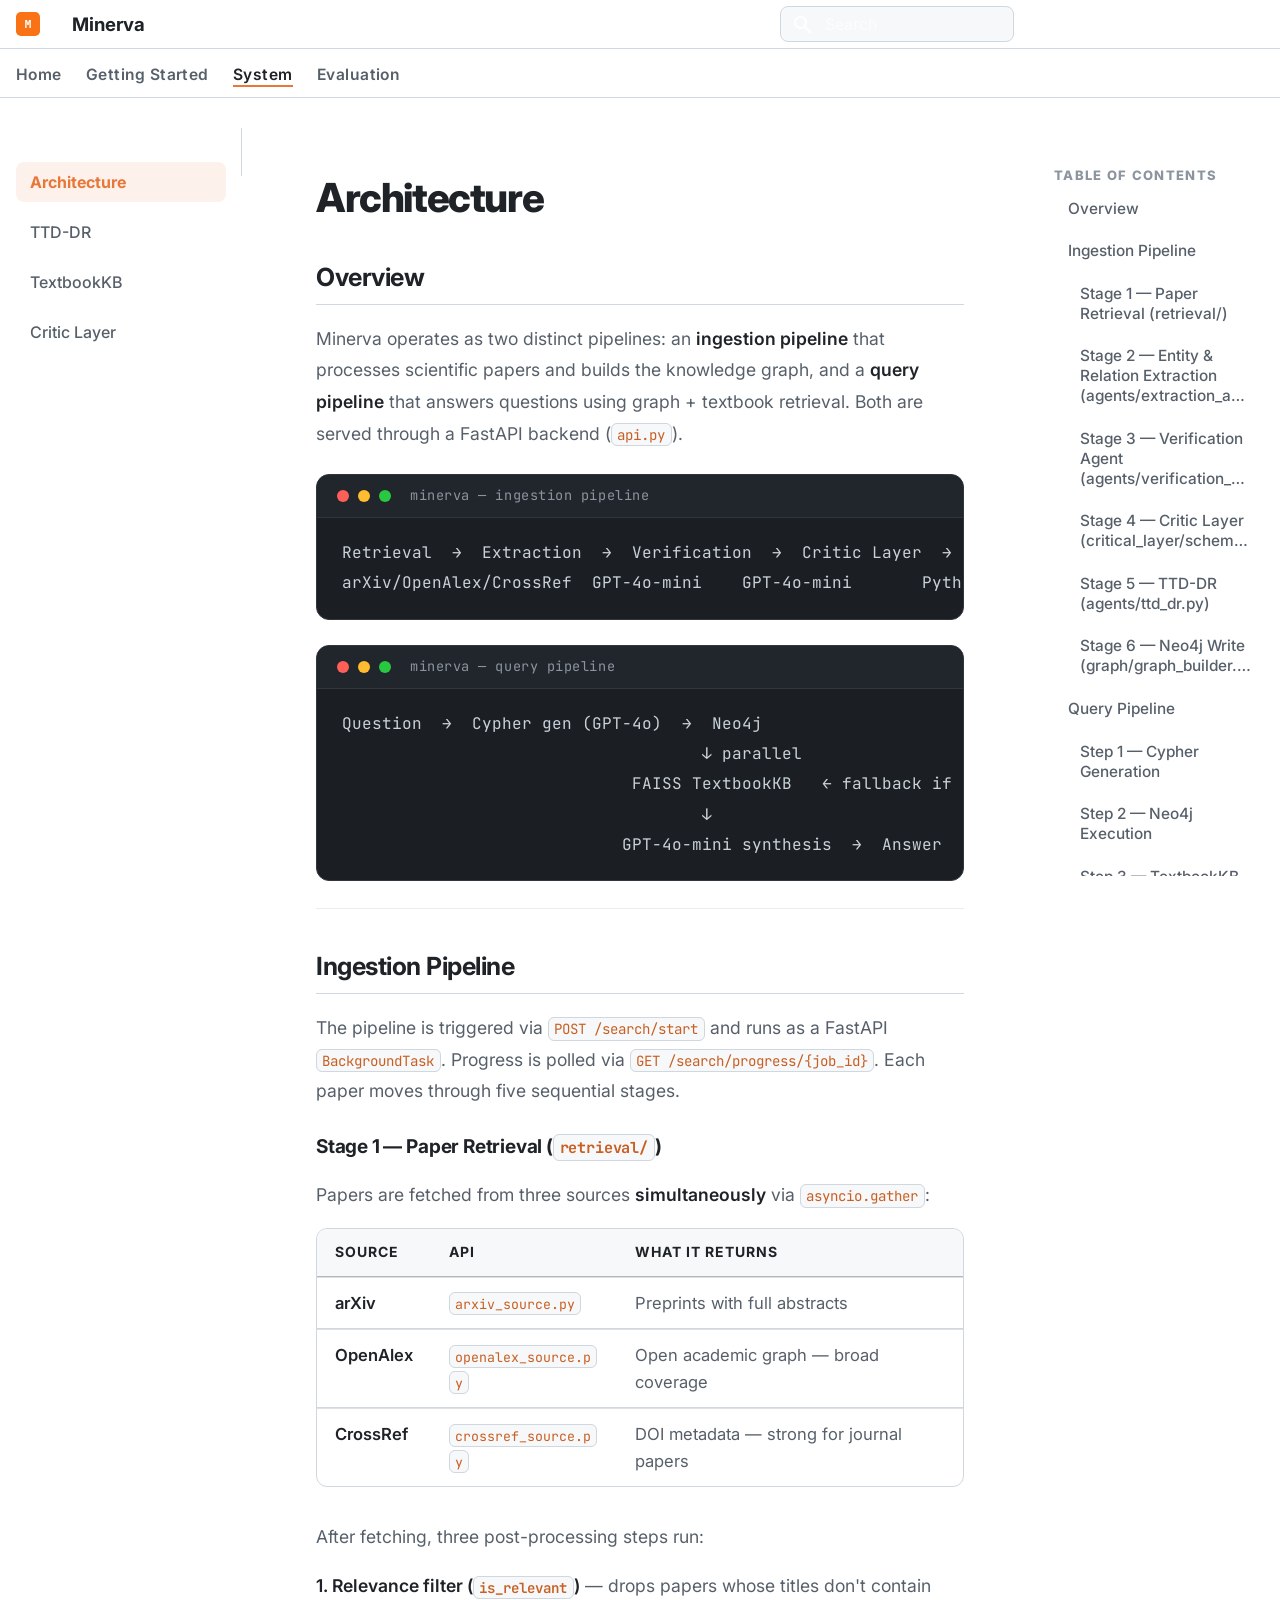
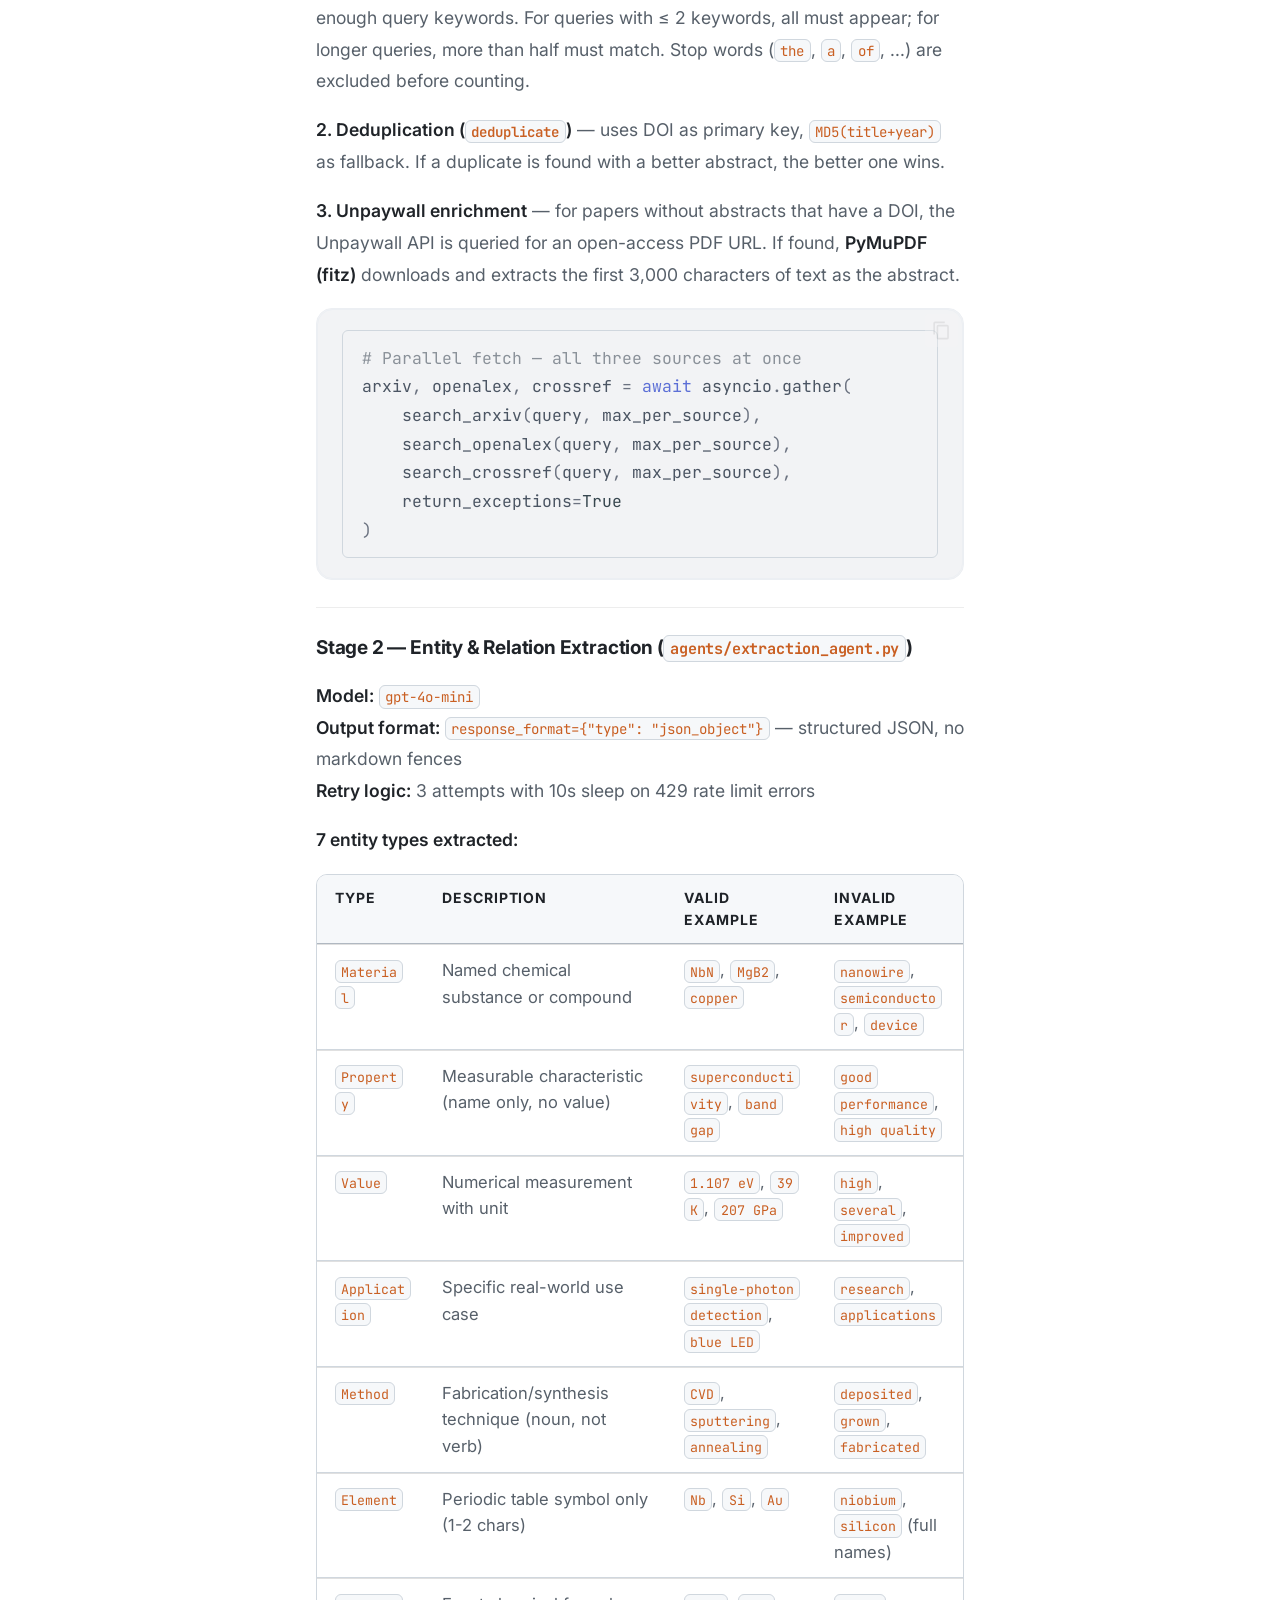
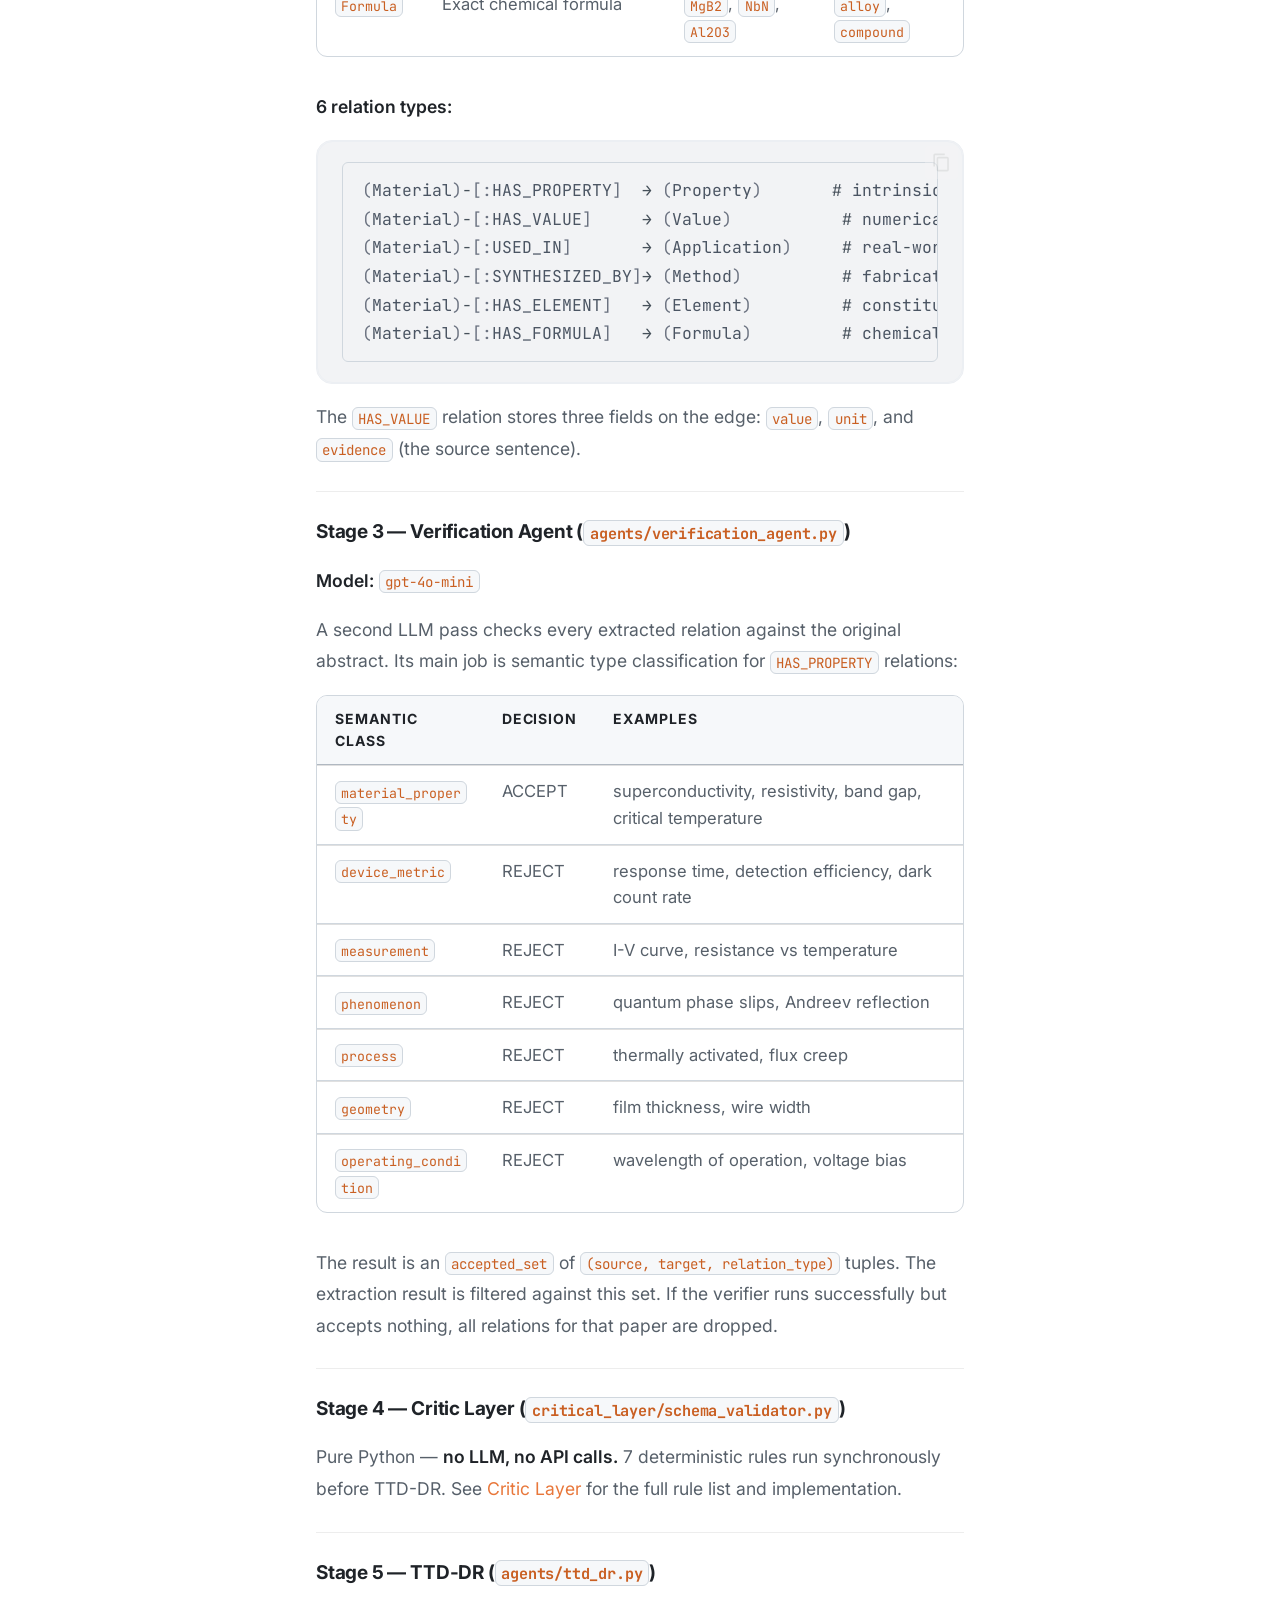
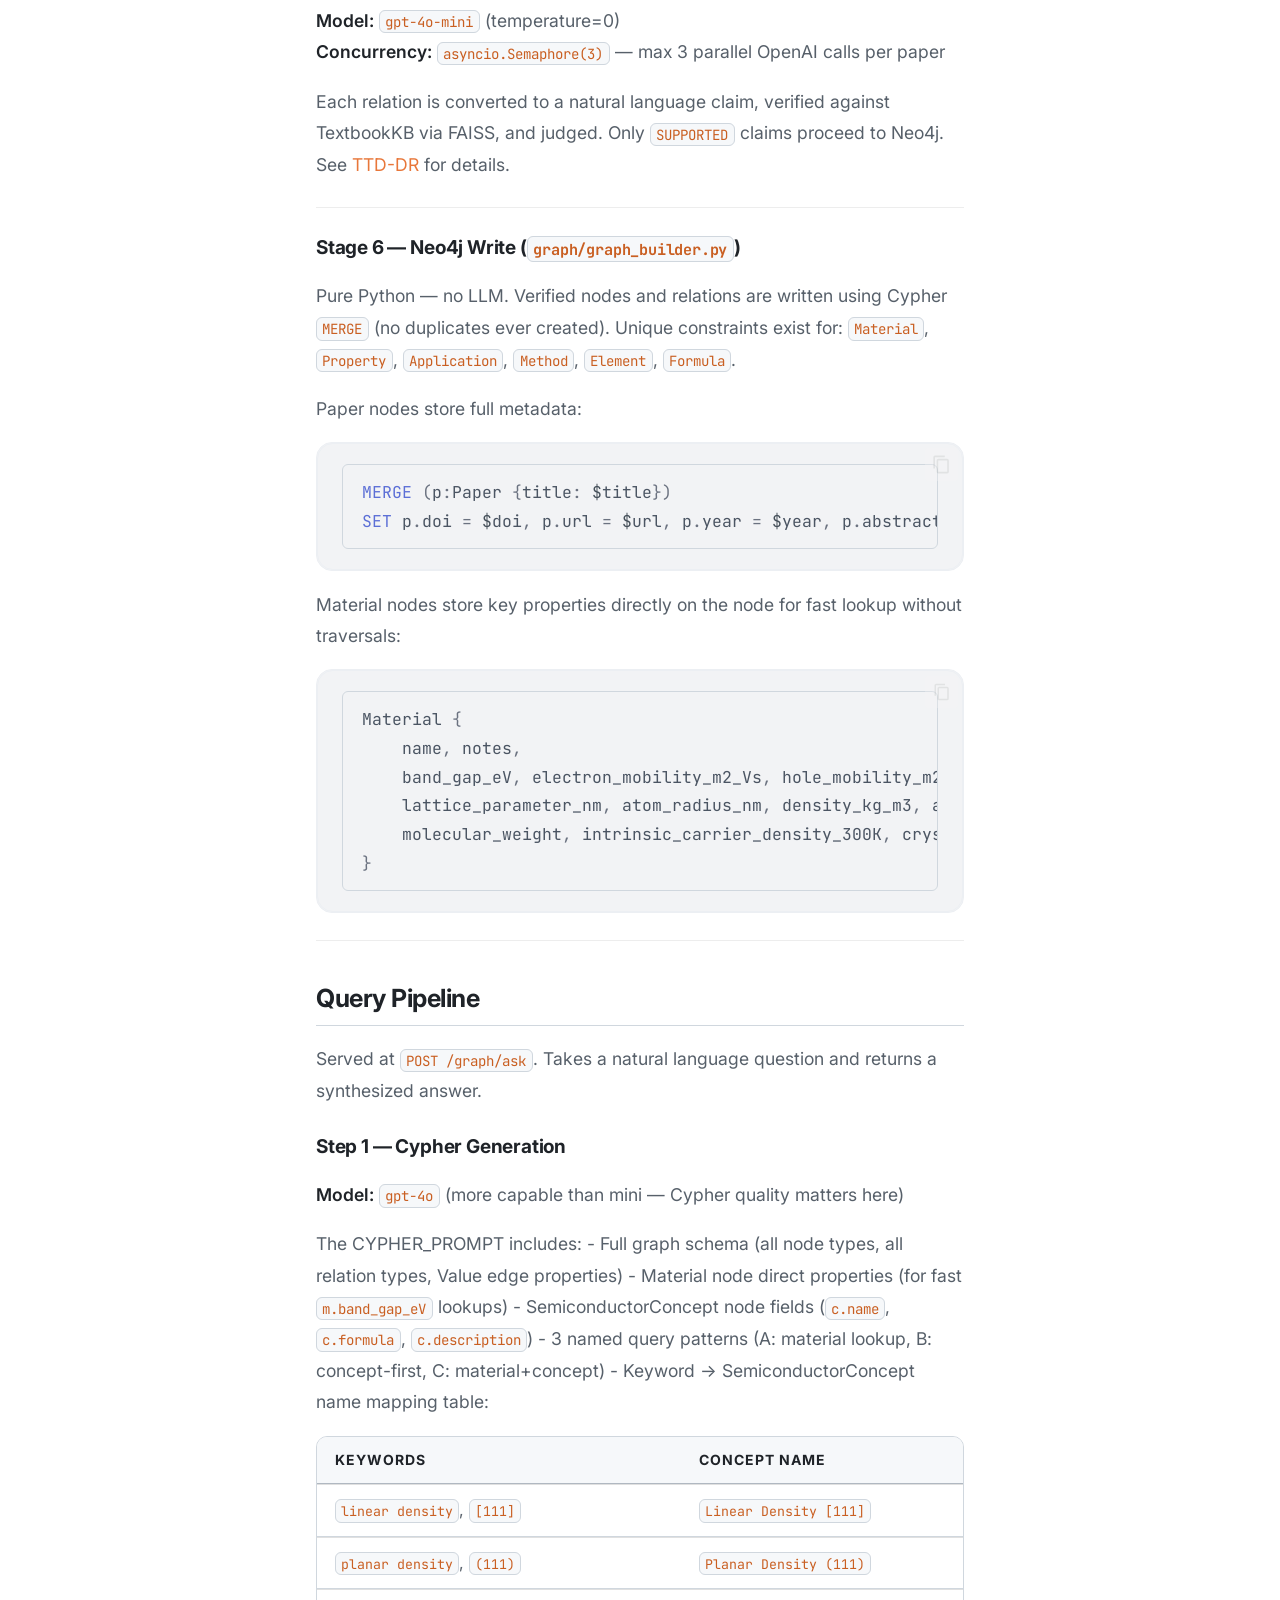
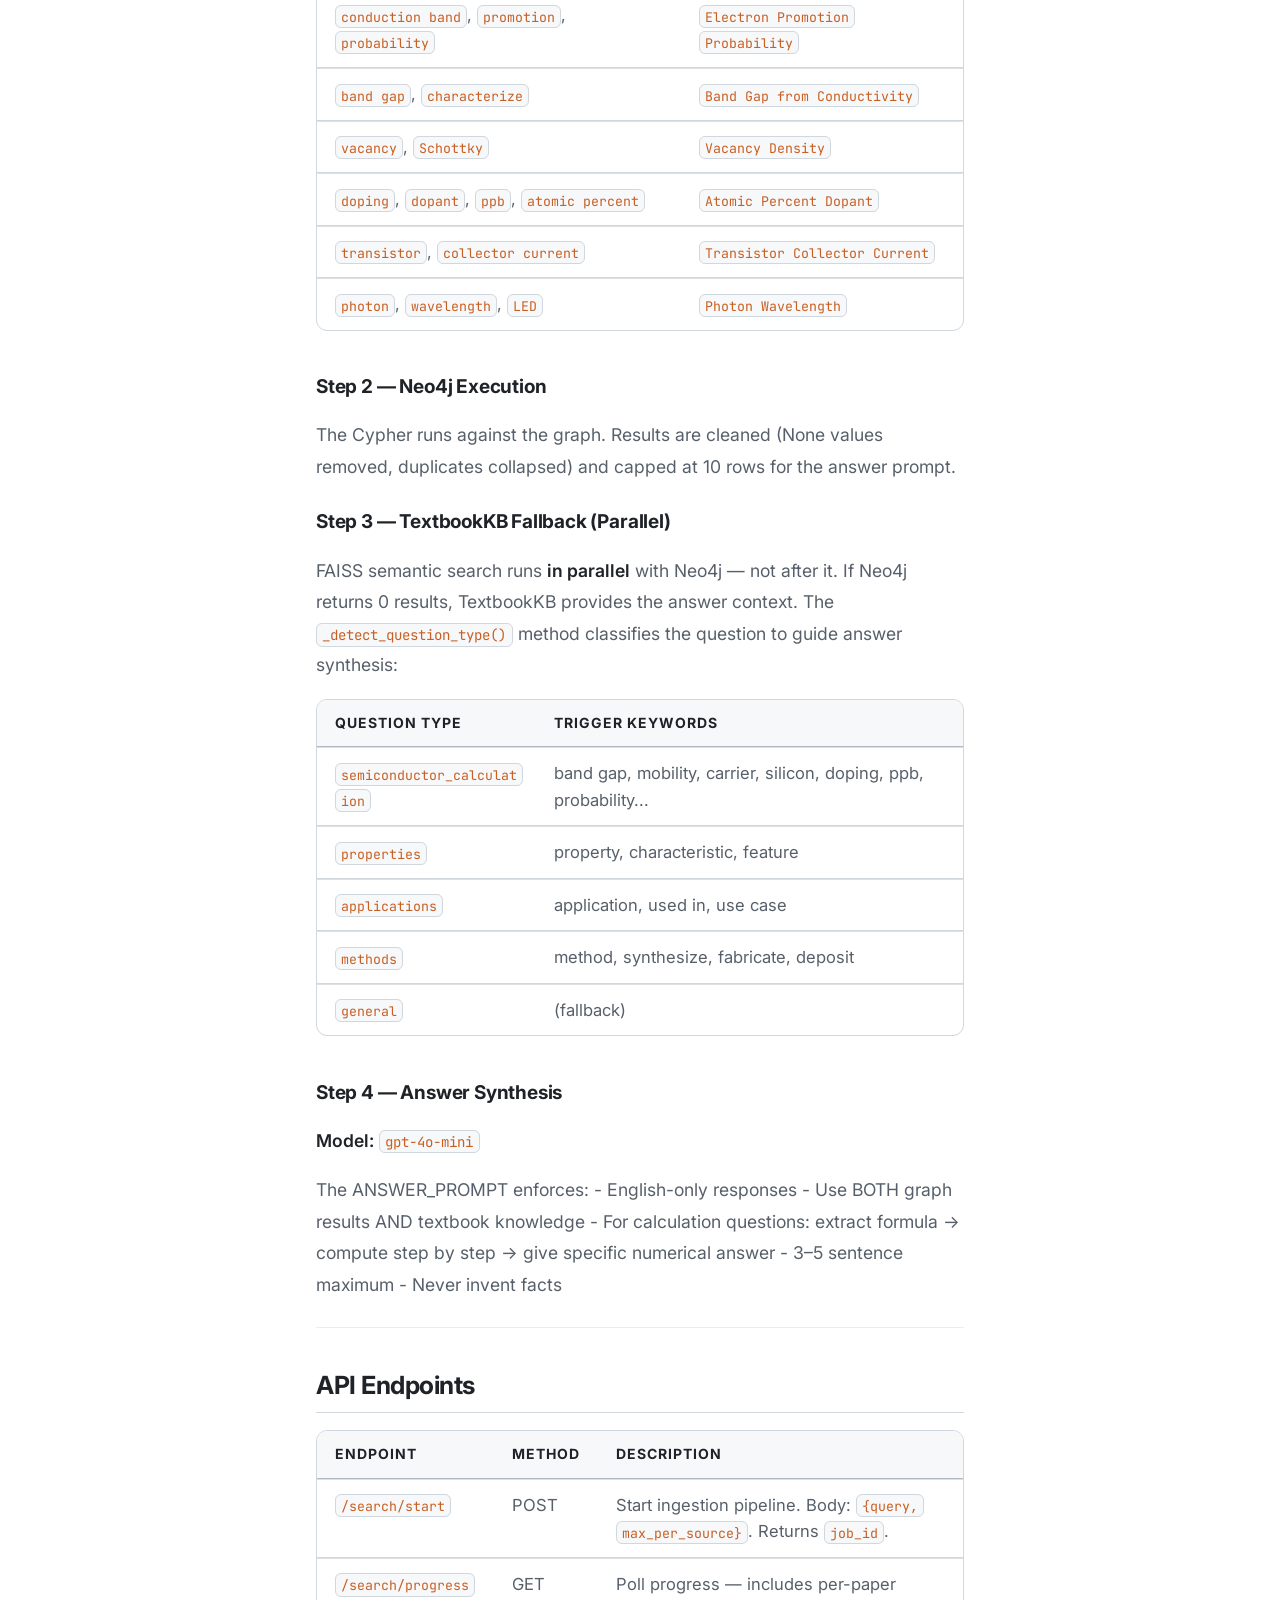
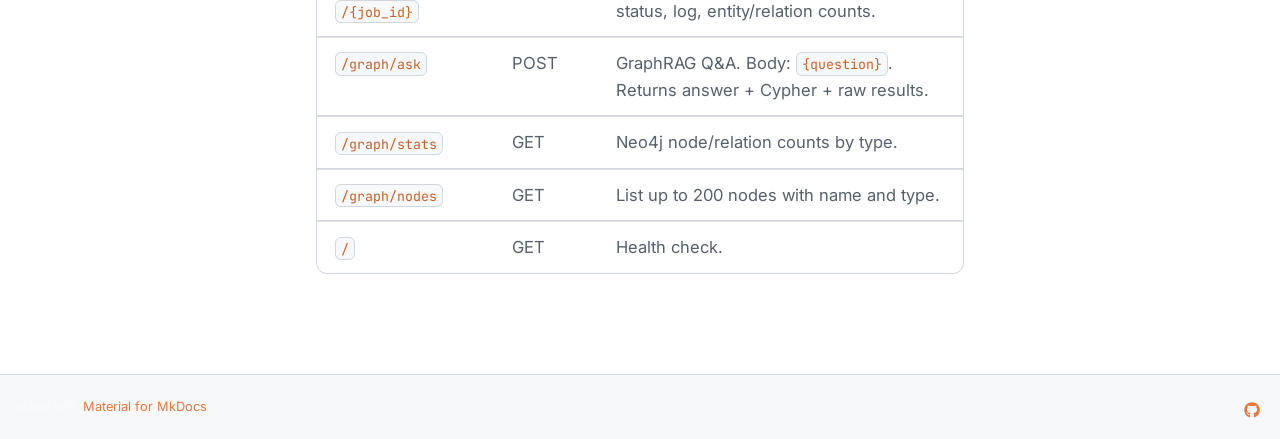
<file: system/architecture/index.html>
<!doctype html>
<html lang="en" class="no-js">
  <head>
    
      <meta charset="utf-8">
      <meta name="viewport" content="width=device-width,initial-scale=1">
      
        <meta name="description" content="Materials Science Knowledge Graph System">
      
      
      
        <link rel="canonical" href="https://snsevval.github.io/scientific-literature-knowledge-graph/system/architecture/">
      
      
        <link rel="prev" href="../../installation/">
      
      
        <link rel="next" href="../ttddr/">
      
      
        
      
      
      <link rel="icon" href="../../assets/logo.svg">
      <meta name="generator" content="mkdocs-1.6.1, mkdocs-material-9.7.6">
    
    
      
        <title>Architecture - Minerva</title>
      
    
    
      <link rel="stylesheet" href="../../assets/stylesheets/main.484c7ddc.min.css">
      
        
        <link rel="stylesheet" href="../../assets/stylesheets/palette.ab4e12ef.min.css">
      
      


    
    
      
    
    
      
        
        
        <link rel="preconnect" href="https://fonts.gstatic.com" crossorigin>
        <link rel="stylesheet" href="https://fonts.googleapis.com/css?family=Inter:300,300i,400,400i,700,700i%7CJetBrains+Mono:400,400i,700,700i&display=fallback">
        <style>:root{--md-text-font:"Inter";--md-code-font:"JetBrains Mono"}</style>
      
    
    
      <link rel="stylesheet" href="../../stylesheets/extra.css">
    
    <script>__md_scope=new URL("../..",location),__md_hash=e=>[...e].reduce(((e,_)=>(e<<5)-e+_.charCodeAt(0)),0),__md_get=(e,_=localStorage,t=__md_scope)=>JSON.parse(_.getItem(t.pathname+"."+e)),__md_set=(e,_,t=localStorage,a=__md_scope)=>{try{t.setItem(a.pathname+"."+e,JSON.stringify(_))}catch(e){}}</script>
    
      

    
    
  </head>
  
  
    
    
      
    
    
    
    
    <body dir="ltr" data-md-color-scheme="default" data-md-color-primary="deep-orange" data-md-color-accent="deep-orange">
  
    
    <input class="md-toggle" data-md-toggle="drawer" type="checkbox" id="__drawer" autocomplete="off">
    <input class="md-toggle" data-md-toggle="search" type="checkbox" id="__search" autocomplete="off">
    <label class="md-overlay" for="__drawer"></label>
    <div data-md-component="skip">
      
        
        <a href="#architecture" class="md-skip">
          Skip to content
        </a>
      
    </div>
    <div data-md-component="announce">
      
    </div>
    
    
      

<header class="md-header" data-md-component="header">
  <nav class="md-header__inner md-grid" aria-label="Header">
    <a href="../.." title="Minerva" class="md-header__button md-logo" aria-label="Minerva" data-md-component="logo">
      
  <img src="../../assets/logo.svg" alt="logo">

    </a>
    <label class="md-header__button md-icon" for="__drawer">
      
      <svg xmlns="http://www.w3.org/2000/svg" viewBox="0 0 24 24"><path d="M3 6h18v2H3zm0 5h18v2H3zm0 5h18v2H3z"/></svg>
    </label>
    <div class="md-header__title" data-md-component="header-title">
      <div class="md-header__ellipsis">
        <div class="md-header__topic">
          <span class="md-ellipsis">
            Minerva
          </span>
        </div>
        <div class="md-header__topic" data-md-component="header-topic">
          <span class="md-ellipsis">
            
              Architecture
            
          </span>
        </div>
      </div>
    </div>
    
      
        <form class="md-header__option" data-md-component="palette">
  
    
    
    
    <input class="md-option" data-md-color-media="" data-md-color-scheme="default" data-md-color-primary="deep-orange" data-md-color-accent="deep-orange"  aria-label="Switch to dark mode"  type="radio" name="__palette" id="__palette_0">
    
      <label class="md-header__button md-icon" title="Switch to dark mode" for="__palette_1" hidden>
        <svg xmlns="http://www.w3.org/2000/svg" viewBox="0 0 24 24"><path d="M12 18c-.89 0-1.74-.2-2.5-.55C11.56 16.5 13 14.42 13 12s-1.44-4.5-3.5-5.45C10.26 6.2 11.11 6 12 6a6 6 0 0 1 6 6 6 6 0 0 1-6 6m8-9.31V4h-4.69L12 .69 8.69 4H4v4.69L.69 12 4 15.31V20h4.69L12 23.31 15.31 20H20v-4.69L23.31 12z"/></svg>
      </label>
    
  
    
    
    
    <input class="md-option" data-md-color-media="" data-md-color-scheme="slate" data-md-color-primary="deep-orange" data-md-color-accent="deep-orange"  aria-label="Switch to light mode"  type="radio" name="__palette" id="__palette_1">
    
      <label class="md-header__button md-icon" title="Switch to light mode" for="__palette_0" hidden>
        <svg xmlns="http://www.w3.org/2000/svg" viewBox="0 0 24 24"><path d="M12 8a4 4 0 0 0-4 4 4 4 0 0 0 4 4 4 4 0 0 0 4-4 4 4 0 0 0-4-4m0 10a6 6 0 0 1-6-6 6 6 0 0 1 6-6 6 6 0 0 1 6 6 6 6 0 0 1-6 6m8-9.31V4h-4.69L12 .69 8.69 4H4v4.69L.69 12 4 15.31V20h4.69L12 23.31 15.31 20H20v-4.69L23.31 12z"/></svg>
      </label>
    
  
</form>
      
    
    
      <script>var palette=__md_get("__palette");if(palette&&palette.color){if("(prefers-color-scheme)"===palette.color.media){var media=matchMedia("(prefers-color-scheme: light)"),input=document.querySelector(media.matches?"[data-md-color-media='(prefers-color-scheme: light)']":"[data-md-color-media='(prefers-color-scheme: dark)']");palette.color.media=input.getAttribute("data-md-color-media"),palette.color.scheme=input.getAttribute("data-md-color-scheme"),palette.color.primary=input.getAttribute("data-md-color-primary"),palette.color.accent=input.getAttribute("data-md-color-accent")}for(var[key,value]of Object.entries(palette.color))document.body.setAttribute("data-md-color-"+key,value)}</script>
    
    
    
      
      
        <label class="md-header__button md-icon" for="__search">
          
          <svg xmlns="http://www.w3.org/2000/svg" viewBox="0 0 24 24"><path d="M9.5 3A6.5 6.5 0 0 1 16 9.5c0 1.61-.59 3.09-1.56 4.23l.27.27h.79l5 5-1.5 1.5-5-5v-.79l-.27-.27A6.52 6.52 0 0 1 9.5 16 6.5 6.5 0 0 1 3 9.5 6.5 6.5 0 0 1 9.5 3m0 2C7 5 5 7 5 9.5S7 14 9.5 14 14 12 14 9.5 12 5 9.5 5"/></svg>
        </label>
        <div class="md-search" data-md-component="search" role="dialog">
  <label class="md-search__overlay" for="__search"></label>
  <div class="md-search__inner" role="search">
    <form class="md-search__form" name="search">
      <input type="text" class="md-search__input" name="query" aria-label="Search" placeholder="Search" autocapitalize="off" autocorrect="off" autocomplete="off" spellcheck="false" data-md-component="search-query" required>
      <label class="md-search__icon md-icon" for="__search">
        
        <svg xmlns="http://www.w3.org/2000/svg" viewBox="0 0 24 24"><path d="M9.5 3A6.5 6.5 0 0 1 16 9.5c0 1.61-.59 3.09-1.56 4.23l.27.27h.79l5 5-1.5 1.5-5-5v-.79l-.27-.27A6.52 6.52 0 0 1 9.5 16 6.5 6.5 0 0 1 3 9.5 6.5 6.5 0 0 1 9.5 3m0 2C7 5 5 7 5 9.5S7 14 9.5 14 14 12 14 9.5 12 5 9.5 5"/></svg>
        
        <svg xmlns="http://www.w3.org/2000/svg" viewBox="0 0 24 24"><path d="M20 11v2H8l5.5 5.5-1.42 1.42L4.16 12l7.92-7.92L13.5 5.5 8 11z"/></svg>
      </label>
      <nav class="md-search__options" aria-label="Search">
        
        <button type="reset" class="md-search__icon md-icon" title="Clear" aria-label="Clear" tabindex="-1">
          
          <svg xmlns="http://www.w3.org/2000/svg" viewBox="0 0 24 24"><path d="M19 6.41 17.59 5 12 10.59 6.41 5 5 6.41 10.59 12 5 17.59 6.41 19 12 13.41 17.59 19 19 17.59 13.41 12z"/></svg>
        </button>
      </nav>
      
        <div class="md-search__suggest" data-md-component="search-suggest"></div>
      
    </form>
    <div class="md-search__output">
      <div class="md-search__scrollwrap" tabindex="0" data-md-scrollfix>
        <div class="md-search-result" data-md-component="search-result">
          <div class="md-search-result__meta">
            Initializing search
          </div>
          <ol class="md-search-result__list" role="presentation"></ol>
        </div>
      </div>
    </div>
  </div>
</div>
      
    
    
      <div class="md-header__source">
        <a href="https://github.com/snsevval/scientific-literature-knowledge-graph" title="Go to repository" class="md-source" data-md-component="source">
  <div class="md-source__icon md-icon">
    
    <svg xmlns="http://www.w3.org/2000/svg" viewBox="0 0 448 512"><!--! Font Awesome Free 7.1.0 by @fontawesome - https://fontawesome.com License - https://fontawesome.com/license/free (Icons: CC BY 4.0, Fonts: SIL OFL 1.1, Code: MIT License) Copyright 2025 Fonticons, Inc.--><path d="M439.6 236.1 244 40.5c-5.4-5.5-12.8-8.5-20.4-8.5s-15 3-20.4 8.4L162.5 81l51.5 51.5c27.1-9.1 52.7 16.8 43.4 43.7l49.7 49.7c34.2-11.8 61.2 31 35.5 56.7-26.5 26.5-70.2-2.9-56-37.3L240.3 199v121.9c25.3 12.5 22.3 41.8 9.1 55-6.4 6.4-15.2 10.1-24.3 10.1s-17.8-3.6-24.3-10.1c-17.6-17.6-11.1-46.9 11.2-56v-123c-20.8-8.5-24.6-30.7-18.6-45L142.6 101 8.5 235.1C3 240.6 0 247.9 0 255.5s3 15 8.5 20.4l195.6 195.7c5.4 5.4 12.7 8.4 20.4 8.4s15-3 20.4-8.4l194.7-194.7c5.4-5.4 8.4-12.8 8.4-20.4s-3-15-8.4-20.4"/></svg>
  </div>
  <div class="md-source__repository">
    snsevval/minerva
  </div>
</a>
      </div>
    
  </nav>
  
</header>
    
    <div class="md-container" data-md-component="container">
      
      
        
          
            
<nav class="md-tabs" aria-label="Tabs" data-md-component="tabs">
  <div class="md-grid">
    <ul class="md-tabs__list">
      
        
  
  
  
  
    <li class="md-tabs__item">
      <a href="../.." class="md-tabs__link">
        
  
  
    
  
  Home

      </a>
    </li>
  

      
        
  
  
  
  
    
    
      <li class="md-tabs__item">
        <a href="../../quickstart/" class="md-tabs__link">
          
  
  
  Getting Started

        </a>
      </li>
    
  

      
        
  
  
  
    
  
  
    
    
      <li class="md-tabs__item md-tabs__item--active">
        <a href="./" class="md-tabs__link">
          
  
  
  System

        </a>
      </li>
    
  

      
        
  
  
  
  
    
    
      <li class="md-tabs__item">
        <a href="../../evaluation/benchmark/" class="md-tabs__link">
          
  
  
  Evaluation

        </a>
      </li>
    
  

      
    </ul>
  </div>
</nav>
          
        
      
      <main class="md-main" data-md-component="main">
        <div class="md-main__inner md-grid">
          
            
              
              <div class="md-sidebar md-sidebar--primary" data-md-component="sidebar" data-md-type="navigation" >
                <div class="md-sidebar__scrollwrap">
                  <div class="md-sidebar__inner">
                    


  


<nav class="md-nav md-nav--primary md-nav--lifted" aria-label="Navigation" data-md-level="0">
  <label class="md-nav__title" for="__drawer">
    <a href="../.." title="Minerva" class="md-nav__button md-logo" aria-label="Minerva" data-md-component="logo">
      
  <img src="../../assets/logo.svg" alt="logo">

    </a>
    Minerva
  </label>
  
    <div class="md-nav__source">
      <a href="https://github.com/snsevval/scientific-literature-knowledge-graph" title="Go to repository" class="md-source" data-md-component="source">
  <div class="md-source__icon md-icon">
    
    <svg xmlns="http://www.w3.org/2000/svg" viewBox="0 0 448 512"><!--! Font Awesome Free 7.1.0 by @fontawesome - https://fontawesome.com License - https://fontawesome.com/license/free (Icons: CC BY 4.0, Fonts: SIL OFL 1.1, Code: MIT License) Copyright 2025 Fonticons, Inc.--><path d="M439.6 236.1 244 40.5c-5.4-5.5-12.8-8.5-20.4-8.5s-15 3-20.4 8.4L162.5 81l51.5 51.5c27.1-9.1 52.7 16.8 43.4 43.7l49.7 49.7c34.2-11.8 61.2 31 35.5 56.7-26.5 26.5-70.2-2.9-56-37.3L240.3 199v121.9c25.3 12.5 22.3 41.8 9.1 55-6.4 6.4-15.2 10.1-24.3 10.1s-17.8-3.6-24.3-10.1c-17.6-17.6-11.1-46.9 11.2-56v-123c-20.8-8.5-24.6-30.7-18.6-45L142.6 101 8.5 235.1C3 240.6 0 247.9 0 255.5s3 15 8.5 20.4l195.6 195.7c5.4 5.4 12.7 8.4 20.4 8.4s15-3 20.4-8.4l194.7-194.7c5.4-5.4 8.4-12.8 8.4-20.4s-3-15-8.4-20.4"/></svg>
  </div>
  <div class="md-source__repository">
    snsevval/minerva
  </div>
</a>
    </div>
  
  <ul class="md-nav__list" data-md-scrollfix>
    
      
      
  
  
  
  
    <li class="md-nav__item">
      <a href="../.." class="md-nav__link">
        
  
  
  <span class="md-ellipsis">
    
  
    Home
  

    
  </span>
  
  

      </a>
    </li>
  

    
      
      
  
  
  
  
    
    
    
    
      
      
        
      
    
    
    <li class="md-nav__item md-nav__item--nested">
      
        
        
          
        
        <input class="md-nav__toggle md-toggle md-toggle--indeterminate" type="checkbox" id="__nav_2" >
        
          
          <label class="md-nav__link" for="__nav_2" id="__nav_2_label" tabindex="0">
            
  
  
  <span class="md-ellipsis">
    
  
    Getting Started
  

    
  </span>
  
  

            <span class="md-nav__icon md-icon"></span>
          </label>
        
        <nav class="md-nav" data-md-level="1" aria-labelledby="__nav_2_label" aria-expanded="false">
          <label class="md-nav__title" for="__nav_2">
            <span class="md-nav__icon md-icon"></span>
            
  
    Getting Started
  

          </label>
          <ul class="md-nav__list" data-md-scrollfix>
            
              
                
  
  
  
  
    <li class="md-nav__item">
      <a href="../../quickstart/" class="md-nav__link">
        
  
  
  <span class="md-ellipsis">
    
  
    Quick Start
  

    
  </span>
  
  

      </a>
    </li>
  

              
            
              
                
  
  
  
  
    <li class="md-nav__item">
      <a href="../../installation/" class="md-nav__link">
        
  
  
  <span class="md-ellipsis">
    
  
    Installation
  

    
  </span>
  
  

      </a>
    </li>
  

              
            
          </ul>
        </nav>
      
    </li>
  

    
      
      
  
  
    
  
  
  
    
    
    
    
      
        
        
      
      
        
      
    
    
    <li class="md-nav__item md-nav__item--active md-nav__item--section md-nav__item--nested">
      
        
        
        <input class="md-nav__toggle md-toggle " type="checkbox" id="__nav_3" checked>
        
          
          <label class="md-nav__link" for="__nav_3" id="__nav_3_label" tabindex="">
            
  
  
  <span class="md-ellipsis">
    
  
    System
  

    
  </span>
  
  

            <span class="md-nav__icon md-icon"></span>
          </label>
        
        <nav class="md-nav" data-md-level="1" aria-labelledby="__nav_3_label" aria-expanded="true">
          <label class="md-nav__title" for="__nav_3">
            <span class="md-nav__icon md-icon"></span>
            
  
    System
  

          </label>
          <ul class="md-nav__list" data-md-scrollfix>
            
              
                
  
  
    
  
  
  
    <li class="md-nav__item md-nav__item--active">
      
      <input class="md-nav__toggle md-toggle" type="checkbox" id="__toc">
      
      
        
      
      
        <label class="md-nav__link md-nav__link--active" for="__toc">
          
  
  
  <span class="md-ellipsis">
    
  
    Architecture
  

    
  </span>
  
  

          <span class="md-nav__icon md-icon"></span>
        </label>
      
      <a href="./" class="md-nav__link md-nav__link--active">
        
  
  
  <span class="md-ellipsis">
    
  
    Architecture
  

    
  </span>
  
  

      </a>
      
        

<nav class="md-nav md-nav--secondary" aria-label="Table of contents">
  
  
  
    
  
  
    <label class="md-nav__title" for="__toc">
      <span class="md-nav__icon md-icon"></span>
      Table of contents
    </label>
    <ul class="md-nav__list" data-md-component="toc" data-md-scrollfix>
      
        <li class="md-nav__item">
  <a href="#overview" class="md-nav__link">
    <span class="md-ellipsis">
      
        Overview
      
    </span>
  </a>
  
</li>
      
        <li class="md-nav__item">
  <a href="#ingestion-pipeline" class="md-nav__link">
    <span class="md-ellipsis">
      
        Ingestion Pipeline
      
    </span>
  </a>
  
    <nav class="md-nav" aria-label="Ingestion Pipeline">
      <ul class="md-nav__list">
        
          <li class="md-nav__item">
  <a href="#stage-1-paper-retrieval-retrieval" class="md-nav__link">
    <span class="md-ellipsis">
      
        Stage 1 — Paper Retrieval (retrieval/)
      
    </span>
  </a>
  
</li>
        
          <li class="md-nav__item">
  <a href="#stage-2-entity-relation-extraction-agentsextraction_agentpy" class="md-nav__link">
    <span class="md-ellipsis">
      
        Stage 2 — Entity &amp; Relation Extraction (agents/extraction_agent.py)
      
    </span>
  </a>
  
</li>
        
          <li class="md-nav__item">
  <a href="#stage-3-verification-agent-agentsverification_agentpy" class="md-nav__link">
    <span class="md-ellipsis">
      
        Stage 3 — Verification Agent (agents/verification_agent.py)
      
    </span>
  </a>
  
</li>
        
          <li class="md-nav__item">
  <a href="#stage-4-critic-layer-critical_layerschema_validatorpy" class="md-nav__link">
    <span class="md-ellipsis">
      
        Stage 4 — Critic Layer (critical_layer/schema_validator.py)
      
    </span>
  </a>
  
</li>
        
          <li class="md-nav__item">
  <a href="#stage-5-ttd-dr-agentsttd_drpy" class="md-nav__link">
    <span class="md-ellipsis">
      
        Stage 5 — TTD-DR (agents/ttd_dr.py)
      
    </span>
  </a>
  
</li>
        
          <li class="md-nav__item">
  <a href="#stage-6-neo4j-write-graphgraph_builderpy" class="md-nav__link">
    <span class="md-ellipsis">
      
        Stage 6 — Neo4j Write (graph/graph_builder.py)
      
    </span>
  </a>
  
</li>
        
      </ul>
    </nav>
  
</li>
      
        <li class="md-nav__item">
  <a href="#query-pipeline" class="md-nav__link">
    <span class="md-ellipsis">
      
        Query Pipeline
      
    </span>
  </a>
  
    <nav class="md-nav" aria-label="Query Pipeline">
      <ul class="md-nav__list">
        
          <li class="md-nav__item">
  <a href="#step-1-cypher-generation" class="md-nav__link">
    <span class="md-ellipsis">
      
        Step 1 — Cypher Generation
      
    </span>
  </a>
  
</li>
        
          <li class="md-nav__item">
  <a href="#step-2-neo4j-execution" class="md-nav__link">
    <span class="md-ellipsis">
      
        Step 2 — Neo4j Execution
      
    </span>
  </a>
  
</li>
        
          <li class="md-nav__item">
  <a href="#step-3-textbookkb-fallback-parallel" class="md-nav__link">
    <span class="md-ellipsis">
      
        Step 3 — TextbookKB Fallback (Parallel)
      
    </span>
  </a>
  
</li>
        
          <li class="md-nav__item">
  <a href="#step-4-answer-synthesis" class="md-nav__link">
    <span class="md-ellipsis">
      
        Step 4 — Answer Synthesis
      
    </span>
  </a>
  
</li>
        
      </ul>
    </nav>
  
</li>
      
        <li class="md-nav__item">
  <a href="#api-endpoints" class="md-nav__link">
    <span class="md-ellipsis">
      
        API Endpoints
      
    </span>
  </a>
  
</li>
      
    </ul>
  
</nav>
      
    </li>
  

              
            
              
                
  
  
  
  
    <li class="md-nav__item">
      <a href="../ttddr/" class="md-nav__link">
        
  
  
  <span class="md-ellipsis">
    
  
    TTD-DR
  

    
  </span>
  
  

      </a>
    </li>
  

              
            
              
                
  
  
  
  
    <li class="md-nav__item">
      <a href="../textbookkb/" class="md-nav__link">
        
  
  
  <span class="md-ellipsis">
    
  
    TextbookKB
  

    
  </span>
  
  

      </a>
    </li>
  

              
            
              
                
  
  
  
  
    <li class="md-nav__item">
      <a href="../critic/" class="md-nav__link">
        
  
  
  <span class="md-ellipsis">
    
  
    Critic Layer
  

    
  </span>
  
  

      </a>
    </li>
  

              
            
          </ul>
        </nav>
      
    </li>
  

    
      
      
  
  
  
  
    
    
    
    
      
      
        
      
    
    
    <li class="md-nav__item md-nav__item--nested">
      
        
        
          
        
        <input class="md-nav__toggle md-toggle md-toggle--indeterminate" type="checkbox" id="__nav_4" >
        
          
          <label class="md-nav__link" for="__nav_4" id="__nav_4_label" tabindex="0">
            
  
  
  <span class="md-ellipsis">
    
  
    Evaluation
  

    
  </span>
  
  

            <span class="md-nav__icon md-icon"></span>
          </label>
        
        <nav class="md-nav" data-md-level="1" aria-labelledby="__nav_4_label" aria-expanded="false">
          <label class="md-nav__title" for="__nav_4">
            <span class="md-nav__icon md-icon"></span>
            
  
    Evaluation
  

          </label>
          <ul class="md-nav__list" data-md-scrollfix>
            
              
                
  
  
  
  
    <li class="md-nav__item">
      <a href="../../evaluation/benchmark/" class="md-nav__link">
        
  
  
  <span class="md-ellipsis">
    
  
    Benchmark
  

    
  </span>
  
  

      </a>
    </li>
  

              
            
              
                
  
  
  
  
    <li class="md-nav__item">
      <a href="../../evaluation/results/" class="md-nav__link">
        
  
  
  <span class="md-ellipsis">
    
  
    Results
  

    
  </span>
  
  

      </a>
    </li>
  

              
            
              
                
  
  
  
  
    <li class="md-nav__item">
      <a href="../../evaluation/dataset/" class="md-nav__link">
        
  
  
  <span class="md-ellipsis">
    
  
    Dataset
  

    
  </span>
  
  

      </a>
    </li>
  

              
            
          </ul>
        </nav>
      
    </li>
  

    
  </ul>
</nav>
                  </div>
                </div>
              </div>
            
            
              
              <div class="md-sidebar md-sidebar--secondary" data-md-component="sidebar" data-md-type="toc" >
                <div class="md-sidebar__scrollwrap">
                  <div class="md-sidebar__inner">
                    

<nav class="md-nav md-nav--secondary" aria-label="Table of contents">
  
  
  
    
  
  
    <label class="md-nav__title" for="__toc">
      <span class="md-nav__icon md-icon"></span>
      Table of contents
    </label>
    <ul class="md-nav__list" data-md-component="toc" data-md-scrollfix>
      
        <li class="md-nav__item">
  <a href="#overview" class="md-nav__link">
    <span class="md-ellipsis">
      
        Overview
      
    </span>
  </a>
  
</li>
      
        <li class="md-nav__item">
  <a href="#ingestion-pipeline" class="md-nav__link">
    <span class="md-ellipsis">
      
        Ingestion Pipeline
      
    </span>
  </a>
  
    <nav class="md-nav" aria-label="Ingestion Pipeline">
      <ul class="md-nav__list">
        
          <li class="md-nav__item">
  <a href="#stage-1-paper-retrieval-retrieval" class="md-nav__link">
    <span class="md-ellipsis">
      
        Stage 1 — Paper Retrieval (retrieval/)
      
    </span>
  </a>
  
</li>
        
          <li class="md-nav__item">
  <a href="#stage-2-entity-relation-extraction-agentsextraction_agentpy" class="md-nav__link">
    <span class="md-ellipsis">
      
        Stage 2 — Entity &amp; Relation Extraction (agents/extraction_agent.py)
      
    </span>
  </a>
  
</li>
        
          <li class="md-nav__item">
  <a href="#stage-3-verification-agent-agentsverification_agentpy" class="md-nav__link">
    <span class="md-ellipsis">
      
        Stage 3 — Verification Agent (agents/verification_agent.py)
      
    </span>
  </a>
  
</li>
        
          <li class="md-nav__item">
  <a href="#stage-4-critic-layer-critical_layerschema_validatorpy" class="md-nav__link">
    <span class="md-ellipsis">
      
        Stage 4 — Critic Layer (critical_layer/schema_validator.py)
      
    </span>
  </a>
  
</li>
        
          <li class="md-nav__item">
  <a href="#stage-5-ttd-dr-agentsttd_drpy" class="md-nav__link">
    <span class="md-ellipsis">
      
        Stage 5 — TTD-DR (agents/ttd_dr.py)
      
    </span>
  </a>
  
</li>
        
          <li class="md-nav__item">
  <a href="#stage-6-neo4j-write-graphgraph_builderpy" class="md-nav__link">
    <span class="md-ellipsis">
      
        Stage 6 — Neo4j Write (graph/graph_builder.py)
      
    </span>
  </a>
  
</li>
        
      </ul>
    </nav>
  
</li>
      
        <li class="md-nav__item">
  <a href="#query-pipeline" class="md-nav__link">
    <span class="md-ellipsis">
      
        Query Pipeline
      
    </span>
  </a>
  
    <nav class="md-nav" aria-label="Query Pipeline">
      <ul class="md-nav__list">
        
          <li class="md-nav__item">
  <a href="#step-1-cypher-generation" class="md-nav__link">
    <span class="md-ellipsis">
      
        Step 1 — Cypher Generation
      
    </span>
  </a>
  
</li>
        
          <li class="md-nav__item">
  <a href="#step-2-neo4j-execution" class="md-nav__link">
    <span class="md-ellipsis">
      
        Step 2 — Neo4j Execution
      
    </span>
  </a>
  
</li>
        
          <li class="md-nav__item">
  <a href="#step-3-textbookkb-fallback-parallel" class="md-nav__link">
    <span class="md-ellipsis">
      
        Step 3 — TextbookKB Fallback (Parallel)
      
    </span>
  </a>
  
</li>
        
          <li class="md-nav__item">
  <a href="#step-4-answer-synthesis" class="md-nav__link">
    <span class="md-ellipsis">
      
        Step 4 — Answer Synthesis
      
    </span>
  </a>
  
</li>
        
      </ul>
    </nav>
  
</li>
      
        <li class="md-nav__item">
  <a href="#api-endpoints" class="md-nav__link">
    <span class="md-ellipsis">
      
        API Endpoints
      
    </span>
  </a>
  
</li>
      
    </ul>
  
</nav>
                  </div>
                </div>
              </div>
            
          
          
            <div class="md-content" data-md-component="content">
              
              <article class="md-content__inner md-typeset">
                
                  



<h1 id="architecture">Architecture<a class="headerlink" href="#architecture" title="Permanent link">&para;</a></h1>
<h2 id="overview">Overview<a class="headerlink" href="#overview" title="Permanent link">&para;</a></h2>
<p>Minerva operates as two distinct pipelines: an <strong>ingestion pipeline</strong> that processes scientific papers and builds the knowledge graph, and a <strong>query pipeline</strong> that answers questions using graph + textbook retrieval. Both are served through a FastAPI backend (<code>api.py</code>).</p>
<div class="pipeline">
<div class="pipeline__bar">
  <span class="pipeline__dot pipeline__dot--red"></span>
  <span class="pipeline__dot pipeline__dot--yellow"></span>
  <span class="pipeline__dot pipeline__dot--green"></span>
  <span class="pipeline__label">minerva — ingestion pipeline</span>
</div>
<div class="pipeline__body">Retrieval  →  Extraction  →  Verification  →  Critic Layer  →  TTD-DR  →  Neo4j Write
arXiv/OpenAlex/CrossRef  GPT-4o-mini    GPT-4o-mini       Python         FAISS+LLM</div>
</div>

<div class="pipeline" style="margin-top:0.75rem;">
<div class="pipeline__bar">
  <span class="pipeline__dot pipeline__dot--red"></span>
  <span class="pipeline__dot pipeline__dot--yellow"></span>
  <span class="pipeline__dot pipeline__dot--green"></span>
  <span class="pipeline__label">minerva — query pipeline</span>
</div>
<div class="pipeline__body">Question  →  Cypher gen (GPT-4o)  →  Neo4j
                                    ↓ parallel
                             FAISS TextbookKB   ← fallback if 0 results
                                    ↓
                            GPT-4o-mini synthesis  →  Answer</div>
</div>
<hr />
<h2 id="ingestion-pipeline">Ingestion Pipeline<a class="headerlink" href="#ingestion-pipeline" title="Permanent link">&para;</a></h2>
<p>The pipeline is triggered via <code>POST /search/start</code> and runs as a FastAPI <code>BackgroundTask</code>. Progress is polled via <code>GET /search/progress/{job_id}</code>. Each paper moves through five sequential stages.</p>
<h3 id="stage-1-paper-retrieval-retrieval">Stage 1 — Paper Retrieval (<code>retrieval/</code>)<a class="headerlink" href="#stage-1-paper-retrieval-retrieval" title="Permanent link">&para;</a></h3>
<p>Papers are fetched from three sources <strong>simultaneously</strong> via <code>asyncio.gather</code>:</p>
<table>
<thead>
<tr>
<th>Source</th>
<th>API</th>
<th>What it returns</th>
</tr>
</thead>
<tbody>
<tr>
<td><strong>arXiv</strong></td>
<td><code>arxiv_source.py</code></td>
<td>Preprints with full abstracts</td>
</tr>
<tr>
<td><strong>OpenAlex</strong></td>
<td><code>openalex_source.py</code></td>
<td>Open academic graph — broad coverage</td>
</tr>
<tr>
<td><strong>CrossRef</strong></td>
<td><code>crossref_source.py</code></td>
<td>DOI metadata — strong for journal papers</td>
</tr>
</tbody>
</table>
<p>After fetching, three post-processing steps run:</p>
<p><strong>1. Relevance filter (<code>is_relevant</code>)</strong> — drops papers whose titles don't contain enough query keywords. For queries with ≤ 2 keywords, all must appear; for longer queries, more than half must match. Stop words (<code>the</code>, <code>a</code>, <code>of</code>, ...) are excluded before counting.</p>
<p><strong>2. Deduplication (<code>deduplicate</code>)</strong> — uses DOI as primary key, <code>MD5(title+year)</code> as fallback. If a duplicate is found with a better abstract, the better one wins.</p>
<p><strong>3. Unpaywall enrichment</strong> — for papers without abstracts that have a DOI, the Unpaywall API is queried for an open-access PDF URL. If found, <strong>PyMuPDF (fitz)</strong> downloads and extracts the first 3,000 characters of text as the abstract.</p>
<div class="highlight"><pre><span></span><code><a id="__codelineno-0-1" name="__codelineno-0-1" href="#__codelineno-0-1"></a><span class="c1"># Parallel fetch — all three sources at once</span>
<a id="__codelineno-0-2" name="__codelineno-0-2" href="#__codelineno-0-2"></a><span class="n">arxiv</span><span class="p">,</span> <span class="n">openalex</span><span class="p">,</span> <span class="n">crossref</span> <span class="o">=</span> <span class="k">await</span> <span class="n">asyncio</span><span class="o">.</span><span class="n">gather</span><span class="p">(</span>
<a id="__codelineno-0-3" name="__codelineno-0-3" href="#__codelineno-0-3"></a>    <span class="n">search_arxiv</span><span class="p">(</span><span class="n">query</span><span class="p">,</span> <span class="n">max_per_source</span><span class="p">),</span>
<a id="__codelineno-0-4" name="__codelineno-0-4" href="#__codelineno-0-4"></a>    <span class="n">search_openalex</span><span class="p">(</span><span class="n">query</span><span class="p">,</span> <span class="n">max_per_source</span><span class="p">),</span>
<a id="__codelineno-0-5" name="__codelineno-0-5" href="#__codelineno-0-5"></a>    <span class="n">search_crossref</span><span class="p">(</span><span class="n">query</span><span class="p">,</span> <span class="n">max_per_source</span><span class="p">),</span>
<a id="__codelineno-0-6" name="__codelineno-0-6" href="#__codelineno-0-6"></a>    <span class="n">return_exceptions</span><span class="o">=</span><span class="kc">True</span>
<a id="__codelineno-0-7" name="__codelineno-0-7" href="#__codelineno-0-7"></a><span class="p">)</span>
</code></pre></div>
<hr />
<h3 id="stage-2-entity-relation-extraction-agentsextraction_agentpy">Stage 2 — Entity &amp; Relation Extraction (<code>agents/extraction_agent.py</code>)<a class="headerlink" href="#stage-2-entity-relation-extraction-agentsextraction_agentpy" title="Permanent link">&para;</a></h3>
<p><strong>Model:</strong> <code>gpt-4o-mini</code><br />
<strong>Output format:</strong> <code>response_format={"type": "json_object"}</code> — structured JSON, no markdown fences<br />
<strong>Retry logic:</strong> 3 attempts with 10s sleep on 429 rate limit errors</p>
<p><strong>7 entity types extracted:</strong></p>
<table>
<thead>
<tr>
<th>Type</th>
<th>Description</th>
<th>Valid Example</th>
<th>Invalid Example</th>
</tr>
</thead>
<tbody>
<tr>
<td><code>Material</code></td>
<td>Named chemical substance or compound</td>
<td><code>NbN</code>, <code>MgB2</code>, <code>copper</code></td>
<td><code>nanowire</code>, <code>semiconductor</code>, <code>device</code></td>
</tr>
<tr>
<td><code>Property</code></td>
<td>Measurable characteristic (name only, no value)</td>
<td><code>superconductivity</code>, <code>band gap</code></td>
<td><code>good performance</code>, <code>high quality</code></td>
</tr>
<tr>
<td><code>Value</code></td>
<td>Numerical measurement with unit</td>
<td><code>1.107 eV</code>, <code>39 K</code>, <code>207 GPa</code></td>
<td><code>high</code>, <code>several</code>, <code>improved</code></td>
</tr>
<tr>
<td><code>Application</code></td>
<td>Specific real-world use case</td>
<td><code>single-photon detection</code>, <code>blue LED</code></td>
<td><code>research</code>, <code>applications</code></td>
</tr>
<tr>
<td><code>Method</code></td>
<td>Fabrication/synthesis technique (noun, not verb)</td>
<td><code>CVD</code>, <code>sputtering</code>, <code>annealing</code></td>
<td><code>deposited</code>, <code>grown</code>, <code>fabricated</code></td>
</tr>
<tr>
<td><code>Element</code></td>
<td>Periodic table symbol only (1-2 chars)</td>
<td><code>Nb</code>, <code>Si</code>, <code>Au</code></td>
<td><code>niobium</code>, <code>silicon</code> (full names)</td>
</tr>
<tr>
<td><code>Formula</code></td>
<td>Exact chemical formula</td>
<td><code>MgB2</code>, <code>NbN</code>, <code>Al2O3</code></td>
<td><code>alloy</code>, <code>compound</code></td>
</tr>
</tbody>
</table>
<p><strong>6 relation types:</strong></p>
<div class="highlight"><pre><span></span><code><a id="__codelineno-1-1" name="__codelineno-1-1" href="#__codelineno-1-1"></a><span class="p">(</span><span class="n">Material</span><span class="p">)</span><span class="err">-</span><span class="o">[</span><span class="p">:</span><span class="n">HAS_PROPERTY</span><span class="o">]</span><span class="w">  </span><span class="err">→</span><span class="w"> </span><span class="p">(</span><span class="n">Property</span><span class="p">)</span><span class="w">       </span><span class="err">#</span><span class="w"> </span><span class="n">intrinsic</span><span class="w"> </span><span class="n">material</span><span class="w"> </span><span class="n">property</span>
<a id="__codelineno-1-2" name="__codelineno-1-2" href="#__codelineno-1-2"></a><span class="p">(</span><span class="n">Material</span><span class="p">)</span><span class="err">-</span><span class="o">[</span><span class="p">:</span><span class="n">HAS_VALUE</span><span class="o">]</span><span class="w">     </span><span class="err">→</span><span class="w"> </span><span class="p">(</span><span class="n">Value</span><span class="p">)</span><span class="w">           </span><span class="err">#</span><span class="w"> </span><span class="n">numerical</span><span class="w"> </span><span class="n">measurement</span><span class="w"> </span><span class="err">+</span><span class="w"> </span><span class="n">unit</span>
<a id="__codelineno-1-3" name="__codelineno-1-3" href="#__codelineno-1-3"></a><span class="p">(</span><span class="n">Material</span><span class="p">)</span><span class="err">-</span><span class="o">[</span><span class="p">:</span><span class="n">USED_IN</span><span class="o">]</span><span class="w">       </span><span class="err">→</span><span class="w"> </span><span class="p">(</span><span class="n">Application</span><span class="p">)</span><span class="w">     </span><span class="err">#</span><span class="w"> </span><span class="n">real</span><span class="err">-</span><span class="n">world</span><span class="w"> </span><span class="n">application</span>
<a id="__codelineno-1-4" name="__codelineno-1-4" href="#__codelineno-1-4"></a><span class="p">(</span><span class="n">Material</span><span class="p">)</span><span class="err">-</span><span class="o">[</span><span class="p">:</span><span class="n">SYNTHESIZED_BY</span><span class="o">]</span><span class="err">→</span><span class="w"> </span><span class="p">(</span><span class="n">Method</span><span class="p">)</span><span class="w">          </span><span class="err">#</span><span class="w"> </span><span class="n">fabrication</span><span class="w"> </span><span class="n">method</span>
<a id="__codelineno-1-5" name="__codelineno-1-5" href="#__codelineno-1-5"></a><span class="p">(</span><span class="n">Material</span><span class="p">)</span><span class="err">-</span><span class="o">[</span><span class="p">:</span><span class="n">HAS_ELEMENT</span><span class="o">]</span><span class="w">   </span><span class="err">→</span><span class="w"> </span><span class="p">(</span><span class="n">Element</span><span class="p">)</span><span class="w">         </span><span class="err">#</span><span class="w"> </span><span class="n">constituent</span><span class="w"> </span><span class="n">element</span>
<a id="__codelineno-1-6" name="__codelineno-1-6" href="#__codelineno-1-6"></a><span class="p">(</span><span class="n">Material</span><span class="p">)</span><span class="err">-</span><span class="o">[</span><span class="p">:</span><span class="n">HAS_FORMULA</span><span class="o">]</span><span class="w">   </span><span class="err">→</span><span class="w"> </span><span class="p">(</span><span class="n">Formula</span><span class="p">)</span><span class="w">         </span><span class="err">#</span><span class="w"> </span><span class="n">chemical</span><span class="w"> </span><span class="n">formula</span>
</code></pre></div>
<p>The <code>HAS_VALUE</code> relation stores three fields on the edge: <code>value</code>, <code>unit</code>, and <code>evidence</code> (the source sentence).</p>
<hr />
<h3 id="stage-3-verification-agent-agentsverification_agentpy">Stage 3 — Verification Agent (<code>agents/verification_agent.py</code>)<a class="headerlink" href="#stage-3-verification-agent-agentsverification_agentpy" title="Permanent link">&para;</a></h3>
<p><strong>Model:</strong> <code>gpt-4o-mini</code></p>
<p>A second LLM pass checks every extracted relation against the original abstract. Its main job is semantic type classification for <code>HAS_PROPERTY</code> relations:</p>
<table>
<thead>
<tr>
<th>Semantic class</th>
<th>Decision</th>
<th>Examples</th>
</tr>
</thead>
<tbody>
<tr>
<td><code>material_property</code></td>
<td>ACCEPT</td>
<td>superconductivity, resistivity, band gap, critical temperature</td>
</tr>
<tr>
<td><code>device_metric</code></td>
<td>REJECT</td>
<td>response time, detection efficiency, dark count rate</td>
</tr>
<tr>
<td><code>measurement</code></td>
<td>REJECT</td>
<td>I-V curve, resistance vs temperature</td>
</tr>
<tr>
<td><code>phenomenon</code></td>
<td>REJECT</td>
<td>quantum phase slips, Andreev reflection</td>
</tr>
<tr>
<td><code>process</code></td>
<td>REJECT</td>
<td>thermally activated, flux creep</td>
</tr>
<tr>
<td><code>geometry</code></td>
<td>REJECT</td>
<td>film thickness, wire width</td>
</tr>
<tr>
<td><code>operating_condition</code></td>
<td>REJECT</td>
<td>wavelength of operation, voltage bias</td>
</tr>
</tbody>
</table>
<p>The result is an <code>accepted_set</code> of <code>(source, target, relation_type)</code> tuples. The extraction result is filtered against this set. If the verifier runs successfully but accepts nothing, all relations for that paper are dropped.</p>
<hr />
<h3 id="stage-4-critic-layer-critical_layerschema_validatorpy">Stage 4 — Critic Layer (<code>critical_layer/schema_validator.py</code>)<a class="headerlink" href="#stage-4-critic-layer-critical_layerschema_validatorpy" title="Permanent link">&para;</a></h3>
<p>Pure Python — <strong>no LLM, no API calls.</strong> 7 deterministic rules run synchronously before TTD-DR. See <a href="../critic/">Critic Layer</a> for the full rule list and implementation.</p>
<hr />
<h3 id="stage-5-ttd-dr-agentsttd_drpy">Stage 5 — TTD-DR (<code>agents/ttd_dr.py</code>)<a class="headerlink" href="#stage-5-ttd-dr-agentsttd_drpy" title="Permanent link">&para;</a></h3>
<p><strong>Model:</strong> <code>gpt-4o-mini</code> (temperature=0)<br />
<strong>Concurrency:</strong> <code>asyncio.Semaphore(3)</code> — max 3 parallel OpenAI calls per paper</p>
<p>Each relation is converted to a natural language claim, verified against TextbookKB via FAISS, and judged. Only <code>SUPPORTED</code> claims proceed to Neo4j. See <a href="../ttddr/">TTD-DR</a> for details.</p>
<hr />
<h3 id="stage-6-neo4j-write-graphgraph_builderpy">Stage 6 — Neo4j Write (<code>graph/graph_builder.py</code>)<a class="headerlink" href="#stage-6-neo4j-write-graphgraph_builderpy" title="Permanent link">&para;</a></h3>
<p>Pure Python — no LLM. Verified nodes and relations are written using Cypher <code>MERGE</code> (no duplicates ever created). Unique constraints exist for: <code>Material</code>, <code>Property</code>, <code>Application</code>, <code>Method</code>, <code>Element</code>, <code>Formula</code>.</p>
<p>Paper nodes store full metadata:
<div class="highlight"><pre><span></span><code><a id="__codelineno-2-1" name="__codelineno-2-1" href="#__codelineno-2-1"></a><span class="k">MERGE</span><span class="w"> </span><span class="p">(</span><span class="n">p</span><span class="p">:</span><span class="n">Paper</span><span class="w"> </span><span class="p">{</span><span class="n">title</span><span class="p">:</span><span class="w"> </span><span class="err">$</span><span class="n">title</span><span class="p">})</span>
<a id="__codelineno-2-2" name="__codelineno-2-2" href="#__codelineno-2-2"></a><span class="k">SET</span><span class="w"> </span><span class="n">p</span><span class="p">.</span><span class="n">doi</span><span class="w"> </span><span class="p">=</span><span class="w"> </span><span class="err">$</span><span class="n">doi</span><span class="p">,</span><span class="w"> </span><span class="n">p</span><span class="p">.</span><span class="n">url</span><span class="w"> </span><span class="p">=</span><span class="w"> </span><span class="err">$</span><span class="n">url</span><span class="p">,</span><span class="w"> </span><span class="n">p</span><span class="p">.</span><span class="n">year</span><span class="w"> </span><span class="p">=</span><span class="w"> </span><span class="err">$</span><span class="n">year</span><span class="p">,</span><span class="w"> </span><span class="n">p</span><span class="p">.</span><span class="n">abstract</span><span class="w"> </span><span class="p">=</span><span class="w"> </span><span class="err">$</span><span class="n">abstract</span>
</code></pre></div></p>
<p>Material nodes store key properties directly on the node for fast lookup without traversals:
<div class="highlight"><pre><span></span><code><a id="__codelineno-3-1" name="__codelineno-3-1" href="#__codelineno-3-1"></a><span class="n">Material</span> <span class="p">{</span>
<a id="__codelineno-3-2" name="__codelineno-3-2" href="#__codelineno-3-2"></a>    <span class="n">name</span><span class="p">,</span> <span class="n">notes</span><span class="p">,</span>
<a id="__codelineno-3-3" name="__codelineno-3-3" href="#__codelineno-3-3"></a>    <span class="n">band_gap_eV</span><span class="p">,</span> <span class="n">electron_mobility_m2_Vs</span><span class="p">,</span> <span class="n">hole_mobility_m2_Vs</span><span class="p">,</span>
<a id="__codelineno-3-4" name="__codelineno-3-4" href="#__codelineno-3-4"></a>    <span class="n">lattice_parameter_nm</span><span class="p">,</span> <span class="n">atom_radius_nm</span><span class="p">,</span> <span class="n">density_kg_m3</span><span class="p">,</span> <span class="n">atom_density_m3</span><span class="p">,</span>
<a id="__codelineno-3-5" name="__codelineno-3-5" href="#__codelineno-3-5"></a>    <span class="n">molecular_weight</span><span class="p">,</span> <span class="n">intrinsic_carrier_density_300K</span><span class="p">,</span> <span class="n">crystal_structure</span>
<a id="__codelineno-3-6" name="__codelineno-3-6" href="#__codelineno-3-6"></a><span class="p">}</span>
</code></pre></div></p>
<hr />
<h2 id="query-pipeline">Query Pipeline<a class="headerlink" href="#query-pipeline" title="Permanent link">&para;</a></h2>
<p>Served at <code>POST /graph/ask</code>. Takes a natural language question and returns a synthesized answer.</p>
<h3 id="step-1-cypher-generation">Step 1 — Cypher Generation<a class="headerlink" href="#step-1-cypher-generation" title="Permanent link">&para;</a></h3>
<p><strong>Model:</strong> <code>gpt-4o</code> (more capable than mini — Cypher quality matters here)</p>
<p>The CYPHER_PROMPT includes:
- Full graph schema (all node types, all relation types, Value edge properties)
- Material node direct properties (for fast <code>m.band_gap_eV</code> lookups)
- SemiconductorConcept node fields (<code>c.name</code>, <code>c.formula</code>, <code>c.description</code>)
- 3 named query patterns (A: material lookup, B: concept-first, C: material+concept)
- Keyword → SemiconductorConcept name mapping table:</p>
<table>
<thead>
<tr>
<th>Keywords</th>
<th>Concept name</th>
</tr>
</thead>
<tbody>
<tr>
<td><code>linear density</code>, <code>[111]</code></td>
<td><code>Linear Density [111]</code></td>
</tr>
<tr>
<td><code>planar density</code>, <code>(111)</code></td>
<td><code>Planar Density (111)</code></td>
</tr>
<tr>
<td><code>conduction band</code>, <code>promotion</code>, <code>probability</code></td>
<td><code>Electron Promotion Probability</code></td>
</tr>
<tr>
<td><code>band gap</code>, <code>characterize</code></td>
<td><code>Band Gap from Conductivity</code></td>
</tr>
<tr>
<td><code>vacancy</code>, <code>Schottky</code></td>
<td><code>Vacancy Density</code></td>
</tr>
<tr>
<td><code>doping</code>, <code>dopant</code>, <code>ppb</code>, <code>atomic percent</code></td>
<td><code>Atomic Percent Dopant</code></td>
</tr>
<tr>
<td><code>transistor</code>, <code>collector current</code></td>
<td><code>Transistor Collector Current</code></td>
</tr>
<tr>
<td><code>photon</code>, <code>wavelength</code>, <code>LED</code></td>
<td><code>Photon Wavelength</code></td>
</tr>
</tbody>
</table>
<h3 id="step-2-neo4j-execution">Step 2 — Neo4j Execution<a class="headerlink" href="#step-2-neo4j-execution" title="Permanent link">&para;</a></h3>
<p>The Cypher runs against the graph. Results are cleaned (None values removed, duplicates collapsed) and capped at 10 rows for the answer prompt.</p>
<h3 id="step-3-textbookkb-fallback-parallel">Step 3 — TextbookKB Fallback (Parallel)<a class="headerlink" href="#step-3-textbookkb-fallback-parallel" title="Permanent link">&para;</a></h3>
<p>FAISS semantic search runs <strong>in parallel</strong> with Neo4j — not after it. If Neo4j returns 0 results, TextbookKB provides the answer context. The <code>_detect_question_type()</code> method classifies the question to guide answer synthesis:</p>
<table>
<thead>
<tr>
<th>Question type</th>
<th>Trigger keywords</th>
</tr>
</thead>
<tbody>
<tr>
<td><code>semiconductor_calculation</code></td>
<td>band gap, mobility, carrier, silicon, doping, ppb, probability...</td>
</tr>
<tr>
<td><code>properties</code></td>
<td>property, characteristic, feature</td>
</tr>
<tr>
<td><code>applications</code></td>
<td>application, used in, use case</td>
</tr>
<tr>
<td><code>methods</code></td>
<td>method, synthesize, fabricate, deposit</td>
</tr>
<tr>
<td><code>general</code></td>
<td>(fallback)</td>
</tr>
</tbody>
</table>
<h3 id="step-4-answer-synthesis">Step 4 — Answer Synthesis<a class="headerlink" href="#step-4-answer-synthesis" title="Permanent link">&para;</a></h3>
<p><strong>Model:</strong> <code>gpt-4o-mini</code></p>
<p>The ANSWER_PROMPT enforces:
- English-only responses
- Use BOTH graph results AND textbook knowledge
- For calculation questions: extract formula → compute step by step → give specific numerical answer
- 3–5 sentence maximum
- Never invent facts</p>
<hr />
<h2 id="api-endpoints">API Endpoints<a class="headerlink" href="#api-endpoints" title="Permanent link">&para;</a></h2>
<table>
<thead>
<tr>
<th>Endpoint</th>
<th>Method</th>
<th>Description</th>
</tr>
</thead>
<tbody>
<tr>
<td><code>/search/start</code></td>
<td>POST</td>
<td>Start ingestion pipeline. Body: <code>{query, max_per_source}</code>. Returns <code>job_id</code>.</td>
</tr>
<tr>
<td><code>/search/progress/{job_id}</code></td>
<td>GET</td>
<td>Poll progress — includes per-paper status, log, entity/relation counts.</td>
</tr>
<tr>
<td><code>/graph/ask</code></td>
<td>POST</td>
<td>GraphRAG Q&amp;A. Body: <code>{question}</code>. Returns answer + Cypher + raw results.</td>
</tr>
<tr>
<td><code>/graph/stats</code></td>
<td>GET</td>
<td>Neo4j node/relation counts by type.</td>
</tr>
<tr>
<td><code>/graph/nodes</code></td>
<td>GET</td>
<td>List up to 200 nodes with name and type.</td>
</tr>
<tr>
<td><code>/</code></td>
<td>GET</td>
<td>Health check.</td>
</tr>
</tbody>
</table>












                
              </article>
            </div>
          
          
<script>var target=document.getElementById(location.hash.slice(1));target&&target.name&&(target.checked=target.name.startsWith("__tabbed_"))</script>
        </div>
        
          <button type="button" class="md-top md-icon" data-md-component="top" hidden>
  
  <svg xmlns="http://www.w3.org/2000/svg" viewBox="0 0 24 24"><path d="M13 20h-2V8l-5.5 5.5-1.42-1.42L12 4.16l7.92 7.92-1.42 1.42L13 8z"/></svg>
  Back to top
</button>
        
      </main>
      
        <footer class="md-footer">
  
  <div class="md-footer-meta md-typeset">
    <div class="md-footer-meta__inner md-grid">
      <div class="md-copyright">
  
  
    Made with
    <a href="https://squidfunk.github.io/mkdocs-material/" target="_blank" rel="noopener">
      Material for MkDocs
    </a>
  
</div>
      
        
<div class="md-social">
  
    
    
    
    
      
      
    
    <a href="https://github.com/snsevval/scientific-literature-knowledge-graph" target="_blank" rel="noopener" title="github.com" class="md-social__link">
      <svg xmlns="http://www.w3.org/2000/svg" viewBox="0 0 512 512"><!--! Font Awesome Free 7.1.0 by @fontawesome - https://fontawesome.com License - https://fontawesome.com/license/free (Icons: CC BY 4.0, Fonts: SIL OFL 1.1, Code: MIT License) Copyright 2025 Fonticons, Inc.--><path d="M173.9 397.4c0 2-2.3 3.6-5.2 3.6-3.3.3-5.6-1.3-5.6-3.6 0-2 2.3-3.6 5.2-3.6 3-.3 5.6 1.3 5.6 3.6m-31.1-4.5c-.7 2 1.3 4.3 4.3 4.9 2.6 1 5.6 0 6.2-2s-1.3-4.3-4.3-5.2c-2.6-.7-5.5.3-6.2 2.3m44.2-1.7c-2.9.7-4.9 2.6-4.6 4.9.3 2 2.9 3.3 5.9 2.6 2.9-.7 4.9-2.6 4.6-4.6-.3-1.9-3-3.2-5.9-2.9M252.8 8C114.1 8 8 113.3 8 252c0 110.9 69.8 205.8 169.5 239.2 12.8 2.3 17.3-5.6 17.3-12.1 0-6.2-.3-40.4-.3-61.4 0 0-70 15-84.7-29.8 0 0-11.4-29.1-27.8-36.6 0 0-22.9-15.7 1.6-15.4 0 0 24.9 2 38.6 25.8 21.9 38.6 58.6 27.5 72.9 20.9 2.3-16 8.8-27.1 16-33.7-55.9-6.2-112.3-14.3-112.3-110.5 0-27.5 7.6-41.3 23.6-58.9-2.6-6.5-11.1-33.3 2.6-67.9 20.9-6.5 69 27 69 27 20-5.6 41.5-8.5 62.8-8.5s42.8 2.9 62.8 8.5c0 0 48.1-33.6 69-27 13.7 34.7 5.2 61.4 2.6 67.9 16 17.7 25.8 31.5 25.8 58.9 0 96.5-58.9 104.2-114.8 110.5 9.2 7.9 17 22.9 17 46.4 0 33.7-.3 75.4-.3 83.6 0 6.5 4.6 14.4 17.3 12.1C436.2 457.8 504 362.9 504 252 504 113.3 391.5 8 252.8 8M105.2 352.9c-1.3 1-1 3.3.7 5.2 1.6 1.6 3.9 2.3 5.2 1 1.3-1 1-3.3-.7-5.2-1.6-1.6-3.9-2.3-5.2-1m-10.8-8.1c-.7 1.3.3 2.9 2.3 3.9 1.6 1 3.6.7 4.3-.7.7-1.3-.3-2.9-2.3-3.9-2-.6-3.6-.3-4.3.7m32.4 35.6c-1.6 1.3-1 4.3 1.3 6.2 2.3 2.3 5.2 2.6 6.5 1 1.3-1.3.7-4.3-1.3-6.2-2.2-2.3-5.2-2.6-6.5-1m-11.4-14.7c-1.6 1-1.6 3.6 0 5.9s4.3 3.3 5.6 2.3c1.6-1.3 1.6-3.9 0-6.2-1.4-2.3-4-3.3-5.6-2"/></svg>
    </a>
  
</div>
      
    </div>
  </div>
</footer>
      
    </div>
    <div class="md-dialog" data-md-component="dialog">
      <div class="md-dialog__inner md-typeset"></div>
    </div>
    
    
    
      
      
      <script id="__config" type="application/json">{"annotate": null, "base": "../..", "features": ["navigation.tabs", "navigation.sections", "navigation.expand", "navigation.top", "navigation.instant", "search.highlight", "search.suggest", "content.code.copy", "content.code.annotate", "toc.follow"], "search": "../../assets/javascripts/workers/search.2c215733.min.js", "tags": null, "translations": {"clipboard.copied": "Copied to clipboard", "clipboard.copy": "Copy to clipboard", "search.result.more.one": "1 more on this page", "search.result.more.other": "# more on this page", "search.result.none": "No matching documents", "search.result.one": "1 matching document", "search.result.other": "# matching documents", "search.result.placeholder": "Type to start searching", "search.result.term.missing": "Missing", "select.version": "Select version"}, "version": null}</script>
    
    
      <script src="../../assets/javascripts/bundle.79ae519e.min.js"></script>
      
    
  </body>
</html>
</file>
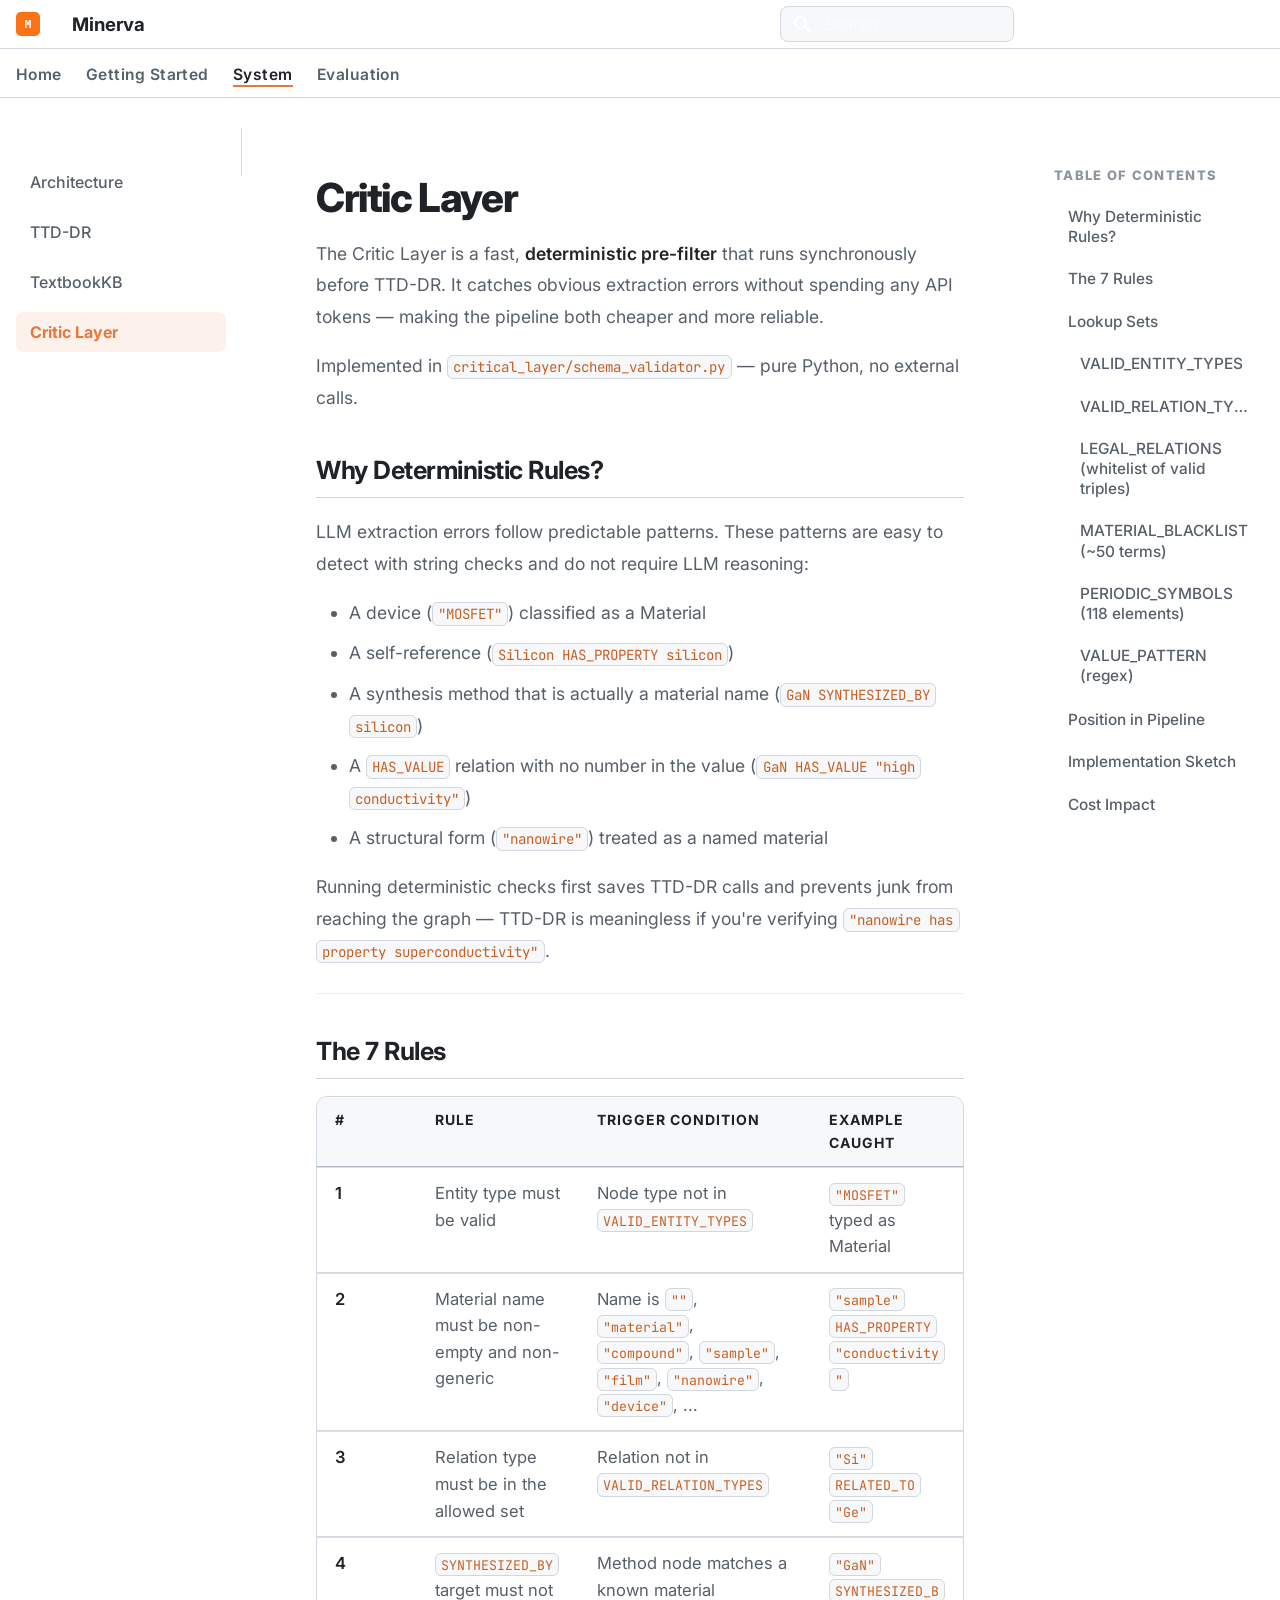
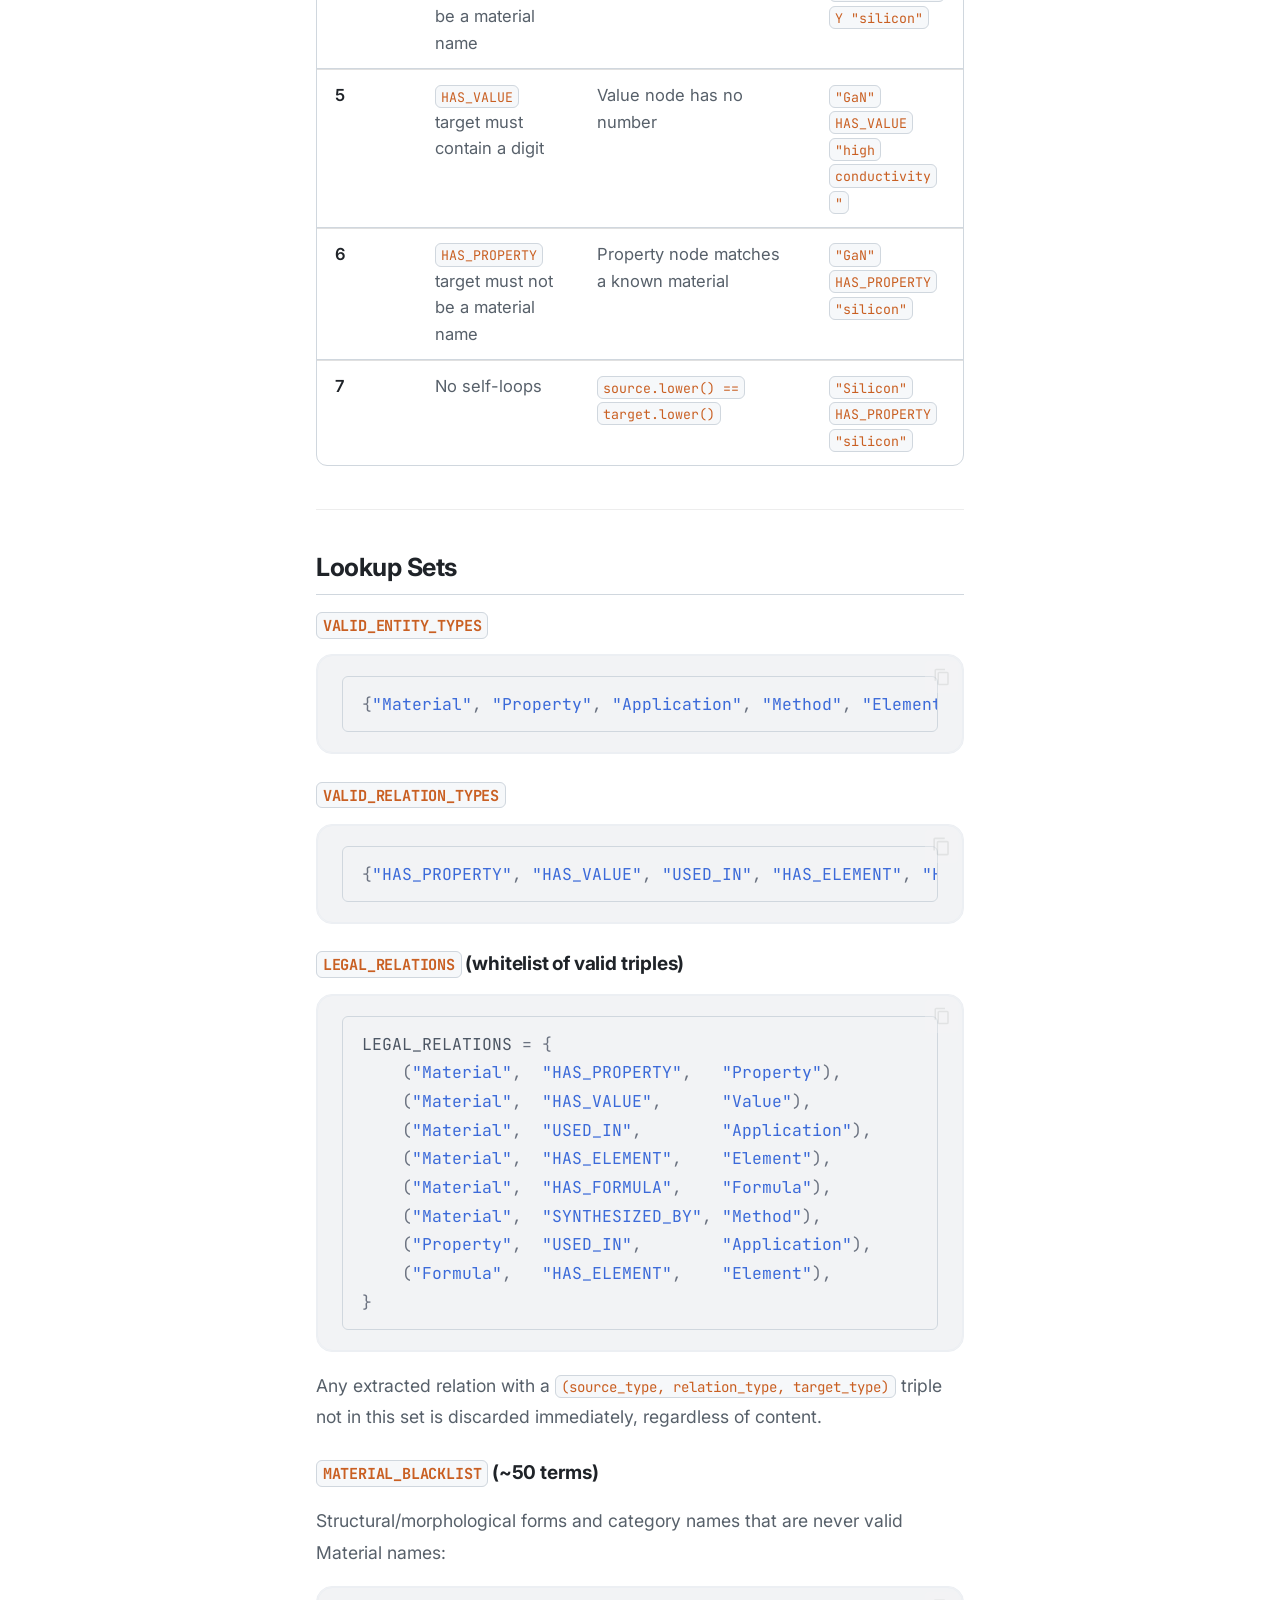
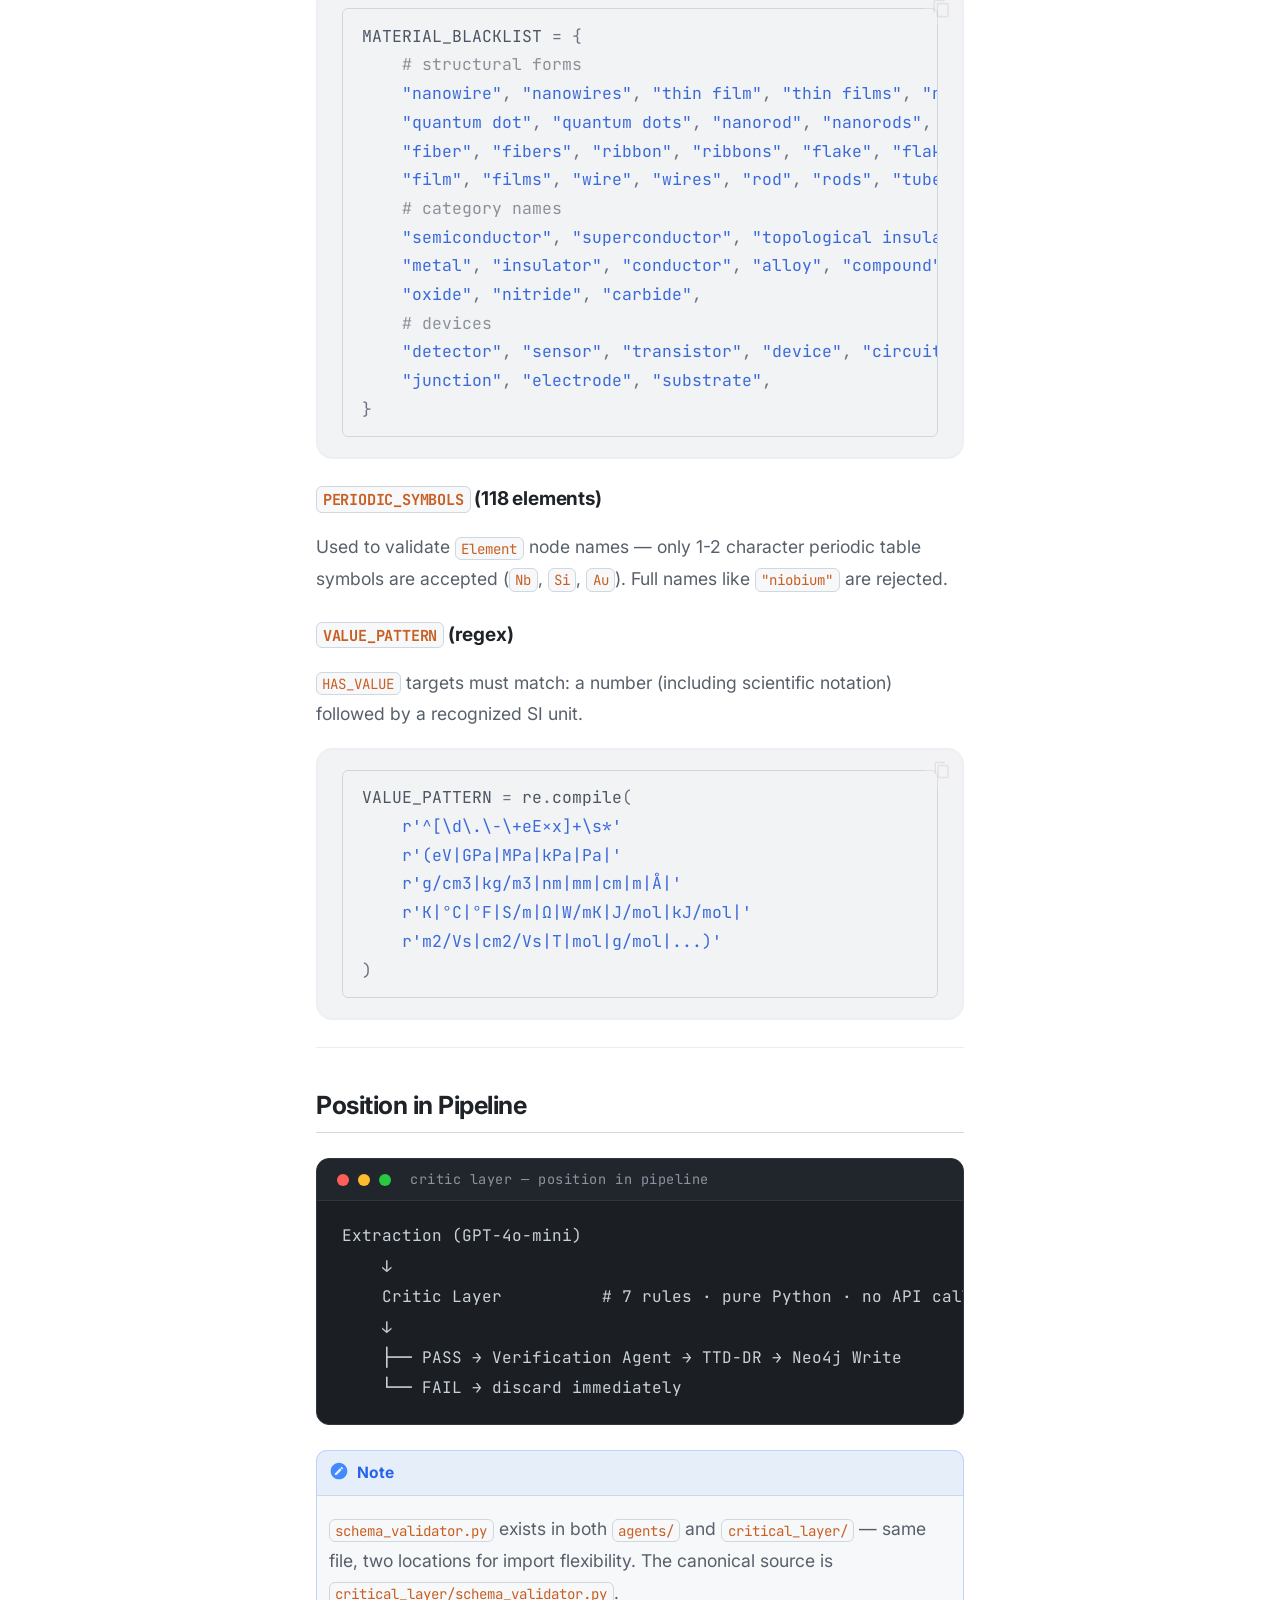
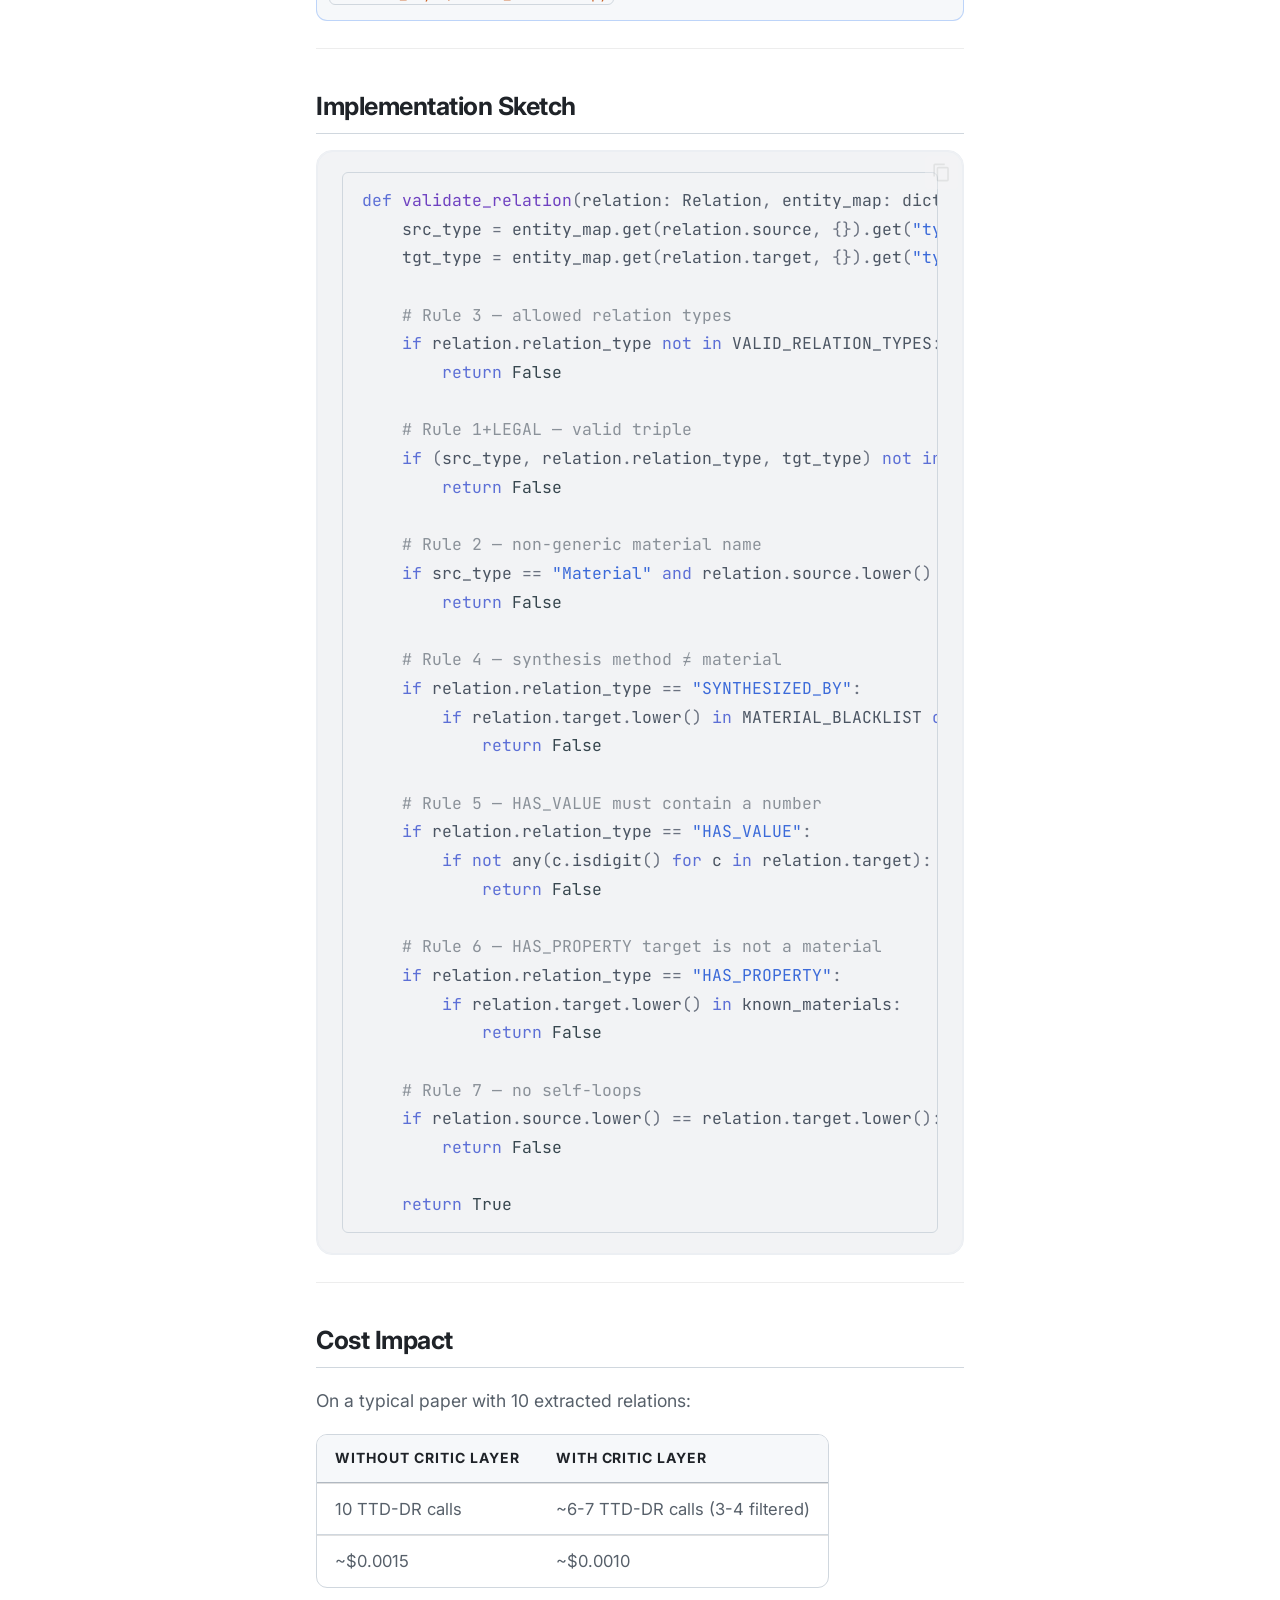
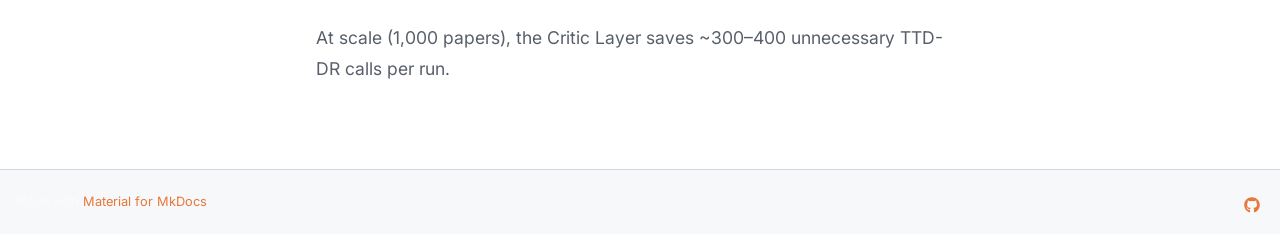
<file: system/critic/index.html>
<!doctype html>
<html lang="en" class="no-js">
  <head>
    
      <meta charset="utf-8">
      <meta name="viewport" content="width=device-width,initial-scale=1">
      
        <meta name="description" content="Materials Science Knowledge Graph System">
      
      
      
        <link rel="canonical" href="https://snsevval.github.io/scientific-literature-knowledge-graph/system/critic/">
      
      
        <link rel="prev" href="../textbookkb/">
      
      
        <link rel="next" href="../../evaluation/benchmark/">
      
      
        
      
      
      <link rel="icon" href="../../assets/logo.svg">
      <meta name="generator" content="mkdocs-1.6.1, mkdocs-material-9.7.6">
    
    
      
        <title>Critic Layer - Minerva</title>
      
    
    
      <link rel="stylesheet" href="../../assets/stylesheets/main.484c7ddc.min.css">
      
        
        <link rel="stylesheet" href="../../assets/stylesheets/palette.ab4e12ef.min.css">
      
      


    
    
      
    
    
      
        
        
        <link rel="preconnect" href="https://fonts.gstatic.com" crossorigin>
        <link rel="stylesheet" href="https://fonts.googleapis.com/css?family=Inter:300,300i,400,400i,700,700i%7CJetBrains+Mono:400,400i,700,700i&display=fallback">
        <style>:root{--md-text-font:"Inter";--md-code-font:"JetBrains Mono"}</style>
      
    
    
      <link rel="stylesheet" href="../../stylesheets/extra.css">
    
    <script>__md_scope=new URL("../..",location),__md_hash=e=>[...e].reduce(((e,_)=>(e<<5)-e+_.charCodeAt(0)),0),__md_get=(e,_=localStorage,t=__md_scope)=>JSON.parse(_.getItem(t.pathname+"."+e)),__md_set=(e,_,t=localStorage,a=__md_scope)=>{try{t.setItem(a.pathname+"."+e,JSON.stringify(_))}catch(e){}}</script>
    
      

    
    
  </head>
  
  
    
    
      
    
    
    
    
    <body dir="ltr" data-md-color-scheme="default" data-md-color-primary="deep-orange" data-md-color-accent="deep-orange">
  
    
    <input class="md-toggle" data-md-toggle="drawer" type="checkbox" id="__drawer" autocomplete="off">
    <input class="md-toggle" data-md-toggle="search" type="checkbox" id="__search" autocomplete="off">
    <label class="md-overlay" for="__drawer"></label>
    <div data-md-component="skip">
      
        
        <a href="#critic-layer" class="md-skip">
          Skip to content
        </a>
      
    </div>
    <div data-md-component="announce">
      
    </div>
    
    
      

<header class="md-header" data-md-component="header">
  <nav class="md-header__inner md-grid" aria-label="Header">
    <a href="../.." title="Minerva" class="md-header__button md-logo" aria-label="Minerva" data-md-component="logo">
      
  <img src="../../assets/logo.svg" alt="logo">

    </a>
    <label class="md-header__button md-icon" for="__drawer">
      
      <svg xmlns="http://www.w3.org/2000/svg" viewBox="0 0 24 24"><path d="M3 6h18v2H3zm0 5h18v2H3zm0 5h18v2H3z"/></svg>
    </label>
    <div class="md-header__title" data-md-component="header-title">
      <div class="md-header__ellipsis">
        <div class="md-header__topic">
          <span class="md-ellipsis">
            Minerva
          </span>
        </div>
        <div class="md-header__topic" data-md-component="header-topic">
          <span class="md-ellipsis">
            
              Critic Layer
            
          </span>
        </div>
      </div>
    </div>
    
      
        <form class="md-header__option" data-md-component="palette">
  
    
    
    
    <input class="md-option" data-md-color-media="" data-md-color-scheme="default" data-md-color-primary="deep-orange" data-md-color-accent="deep-orange"  aria-label="Switch to dark mode"  type="radio" name="__palette" id="__palette_0">
    
      <label class="md-header__button md-icon" title="Switch to dark mode" for="__palette_1" hidden>
        <svg xmlns="http://www.w3.org/2000/svg" viewBox="0 0 24 24"><path d="M12 18c-.89 0-1.74-.2-2.5-.55C11.56 16.5 13 14.42 13 12s-1.44-4.5-3.5-5.45C10.26 6.2 11.11 6 12 6a6 6 0 0 1 6 6 6 6 0 0 1-6 6m8-9.31V4h-4.69L12 .69 8.69 4H4v4.69L.69 12 4 15.31V20h4.69L12 23.31 15.31 20H20v-4.69L23.31 12z"/></svg>
      </label>
    
  
    
    
    
    <input class="md-option" data-md-color-media="" data-md-color-scheme="slate" data-md-color-primary="deep-orange" data-md-color-accent="deep-orange"  aria-label="Switch to light mode"  type="radio" name="__palette" id="__palette_1">
    
      <label class="md-header__button md-icon" title="Switch to light mode" for="__palette_0" hidden>
        <svg xmlns="http://www.w3.org/2000/svg" viewBox="0 0 24 24"><path d="M12 8a4 4 0 0 0-4 4 4 4 0 0 0 4 4 4 4 0 0 0 4-4 4 4 0 0 0-4-4m0 10a6 6 0 0 1-6-6 6 6 0 0 1 6-6 6 6 0 0 1 6 6 6 6 0 0 1-6 6m8-9.31V4h-4.69L12 .69 8.69 4H4v4.69L.69 12 4 15.31V20h4.69L12 23.31 15.31 20H20v-4.69L23.31 12z"/></svg>
      </label>
    
  
</form>
      
    
    
      <script>var palette=__md_get("__palette");if(palette&&palette.color){if("(prefers-color-scheme)"===palette.color.media){var media=matchMedia("(prefers-color-scheme: light)"),input=document.querySelector(media.matches?"[data-md-color-media='(prefers-color-scheme: light)']":"[data-md-color-media='(prefers-color-scheme: dark)']");palette.color.media=input.getAttribute("data-md-color-media"),palette.color.scheme=input.getAttribute("data-md-color-scheme"),palette.color.primary=input.getAttribute("data-md-color-primary"),palette.color.accent=input.getAttribute("data-md-color-accent")}for(var[key,value]of Object.entries(palette.color))document.body.setAttribute("data-md-color-"+key,value)}</script>
    
    
    
      
      
        <label class="md-header__button md-icon" for="__search">
          
          <svg xmlns="http://www.w3.org/2000/svg" viewBox="0 0 24 24"><path d="M9.5 3A6.5 6.5 0 0 1 16 9.5c0 1.61-.59 3.09-1.56 4.23l.27.27h.79l5 5-1.5 1.5-5-5v-.79l-.27-.27A6.52 6.52 0 0 1 9.5 16 6.5 6.5 0 0 1 3 9.5 6.5 6.5 0 0 1 9.5 3m0 2C7 5 5 7 5 9.5S7 14 9.5 14 14 12 14 9.5 12 5 9.5 5"/></svg>
        </label>
        <div class="md-search" data-md-component="search" role="dialog">
  <label class="md-search__overlay" for="__search"></label>
  <div class="md-search__inner" role="search">
    <form class="md-search__form" name="search">
      <input type="text" class="md-search__input" name="query" aria-label="Search" placeholder="Search" autocapitalize="off" autocorrect="off" autocomplete="off" spellcheck="false" data-md-component="search-query" required>
      <label class="md-search__icon md-icon" for="__search">
        
        <svg xmlns="http://www.w3.org/2000/svg" viewBox="0 0 24 24"><path d="M9.5 3A6.5 6.5 0 0 1 16 9.5c0 1.61-.59 3.09-1.56 4.23l.27.27h.79l5 5-1.5 1.5-5-5v-.79l-.27-.27A6.52 6.52 0 0 1 9.5 16 6.5 6.5 0 0 1 3 9.5 6.5 6.5 0 0 1 9.5 3m0 2C7 5 5 7 5 9.5S7 14 9.5 14 14 12 14 9.5 12 5 9.5 5"/></svg>
        
        <svg xmlns="http://www.w3.org/2000/svg" viewBox="0 0 24 24"><path d="M20 11v2H8l5.5 5.5-1.42 1.42L4.16 12l7.92-7.92L13.5 5.5 8 11z"/></svg>
      </label>
      <nav class="md-search__options" aria-label="Search">
        
        <button type="reset" class="md-search__icon md-icon" title="Clear" aria-label="Clear" tabindex="-1">
          
          <svg xmlns="http://www.w3.org/2000/svg" viewBox="0 0 24 24"><path d="M19 6.41 17.59 5 12 10.59 6.41 5 5 6.41 10.59 12 5 17.59 6.41 19 12 13.41 17.59 19 19 17.59 13.41 12z"/></svg>
        </button>
      </nav>
      
        <div class="md-search__suggest" data-md-component="search-suggest"></div>
      
    </form>
    <div class="md-search__output">
      <div class="md-search__scrollwrap" tabindex="0" data-md-scrollfix>
        <div class="md-search-result" data-md-component="search-result">
          <div class="md-search-result__meta">
            Initializing search
          </div>
          <ol class="md-search-result__list" role="presentation"></ol>
        </div>
      </div>
    </div>
  </div>
</div>
      
    
    
      <div class="md-header__source">
        <a href="https://github.com/snsevval/scientific-literature-knowledge-graph" title="Go to repository" class="md-source" data-md-component="source">
  <div class="md-source__icon md-icon">
    
    <svg xmlns="http://www.w3.org/2000/svg" viewBox="0 0 448 512"><!--! Font Awesome Free 7.1.0 by @fontawesome - https://fontawesome.com License - https://fontawesome.com/license/free (Icons: CC BY 4.0, Fonts: SIL OFL 1.1, Code: MIT License) Copyright 2025 Fonticons, Inc.--><path d="M439.6 236.1 244 40.5c-5.4-5.5-12.8-8.5-20.4-8.5s-15 3-20.4 8.4L162.5 81l51.5 51.5c27.1-9.1 52.7 16.8 43.4 43.7l49.7 49.7c34.2-11.8 61.2 31 35.5 56.7-26.5 26.5-70.2-2.9-56-37.3L240.3 199v121.9c25.3 12.5 22.3 41.8 9.1 55-6.4 6.4-15.2 10.1-24.3 10.1s-17.8-3.6-24.3-10.1c-17.6-17.6-11.1-46.9 11.2-56v-123c-20.8-8.5-24.6-30.7-18.6-45L142.6 101 8.5 235.1C3 240.6 0 247.9 0 255.5s3 15 8.5 20.4l195.6 195.7c5.4 5.4 12.7 8.4 20.4 8.4s15-3 20.4-8.4l194.7-194.7c5.4-5.4 8.4-12.8 8.4-20.4s-3-15-8.4-20.4"/></svg>
  </div>
  <div class="md-source__repository">
    snsevval/minerva
  </div>
</a>
      </div>
    
  </nav>
  
</header>
    
    <div class="md-container" data-md-component="container">
      
      
        
          
            
<nav class="md-tabs" aria-label="Tabs" data-md-component="tabs">
  <div class="md-grid">
    <ul class="md-tabs__list">
      
        
  
  
  
  
    <li class="md-tabs__item">
      <a href="../.." class="md-tabs__link">
        
  
  
    
  
  Home

      </a>
    </li>
  

      
        
  
  
  
  
    
    
      <li class="md-tabs__item">
        <a href="../../quickstart/" class="md-tabs__link">
          
  
  
  Getting Started

        </a>
      </li>
    
  

      
        
  
  
  
    
  
  
    
    
      <li class="md-tabs__item md-tabs__item--active">
        <a href="../architecture/" class="md-tabs__link">
          
  
  
  System

        </a>
      </li>
    
  

      
        
  
  
  
  
    
    
      <li class="md-tabs__item">
        <a href="../../evaluation/benchmark/" class="md-tabs__link">
          
  
  
  Evaluation

        </a>
      </li>
    
  

      
    </ul>
  </div>
</nav>
          
        
      
      <main class="md-main" data-md-component="main">
        <div class="md-main__inner md-grid">
          
            
              
              <div class="md-sidebar md-sidebar--primary" data-md-component="sidebar" data-md-type="navigation" >
                <div class="md-sidebar__scrollwrap">
                  <div class="md-sidebar__inner">
                    


  


<nav class="md-nav md-nav--primary md-nav--lifted" aria-label="Navigation" data-md-level="0">
  <label class="md-nav__title" for="__drawer">
    <a href="../.." title="Minerva" class="md-nav__button md-logo" aria-label="Minerva" data-md-component="logo">
      
  <img src="../../assets/logo.svg" alt="logo">

    </a>
    Minerva
  </label>
  
    <div class="md-nav__source">
      <a href="https://github.com/snsevval/scientific-literature-knowledge-graph" title="Go to repository" class="md-source" data-md-component="source">
  <div class="md-source__icon md-icon">
    
    <svg xmlns="http://www.w3.org/2000/svg" viewBox="0 0 448 512"><!--! Font Awesome Free 7.1.0 by @fontawesome - https://fontawesome.com License - https://fontawesome.com/license/free (Icons: CC BY 4.0, Fonts: SIL OFL 1.1, Code: MIT License) Copyright 2025 Fonticons, Inc.--><path d="M439.6 236.1 244 40.5c-5.4-5.5-12.8-8.5-20.4-8.5s-15 3-20.4 8.4L162.5 81l51.5 51.5c27.1-9.1 52.7 16.8 43.4 43.7l49.7 49.7c34.2-11.8 61.2 31 35.5 56.7-26.5 26.5-70.2-2.9-56-37.3L240.3 199v121.9c25.3 12.5 22.3 41.8 9.1 55-6.4 6.4-15.2 10.1-24.3 10.1s-17.8-3.6-24.3-10.1c-17.6-17.6-11.1-46.9 11.2-56v-123c-20.8-8.5-24.6-30.7-18.6-45L142.6 101 8.5 235.1C3 240.6 0 247.9 0 255.5s3 15 8.5 20.4l195.6 195.7c5.4 5.4 12.7 8.4 20.4 8.4s15-3 20.4-8.4l194.7-194.7c5.4-5.4 8.4-12.8 8.4-20.4s-3-15-8.4-20.4"/></svg>
  </div>
  <div class="md-source__repository">
    snsevval/minerva
  </div>
</a>
    </div>
  
  <ul class="md-nav__list" data-md-scrollfix>
    
      
      
  
  
  
  
    <li class="md-nav__item">
      <a href="../.." class="md-nav__link">
        
  
  
  <span class="md-ellipsis">
    
  
    Home
  

    
  </span>
  
  

      </a>
    </li>
  

    
      
      
  
  
  
  
    
    
    
    
      
      
        
      
    
    
    <li class="md-nav__item md-nav__item--nested">
      
        
        
          
        
        <input class="md-nav__toggle md-toggle md-toggle--indeterminate" type="checkbox" id="__nav_2" >
        
          
          <label class="md-nav__link" for="__nav_2" id="__nav_2_label" tabindex="0">
            
  
  
  <span class="md-ellipsis">
    
  
    Getting Started
  

    
  </span>
  
  

            <span class="md-nav__icon md-icon"></span>
          </label>
        
        <nav class="md-nav" data-md-level="1" aria-labelledby="__nav_2_label" aria-expanded="false">
          <label class="md-nav__title" for="__nav_2">
            <span class="md-nav__icon md-icon"></span>
            
  
    Getting Started
  

          </label>
          <ul class="md-nav__list" data-md-scrollfix>
            
              
                
  
  
  
  
    <li class="md-nav__item">
      <a href="../../quickstart/" class="md-nav__link">
        
  
  
  <span class="md-ellipsis">
    
  
    Quick Start
  

    
  </span>
  
  

      </a>
    </li>
  

              
            
              
                
  
  
  
  
    <li class="md-nav__item">
      <a href="../../installation/" class="md-nav__link">
        
  
  
  <span class="md-ellipsis">
    
  
    Installation
  

    
  </span>
  
  

      </a>
    </li>
  

              
            
          </ul>
        </nav>
      
    </li>
  

    
      
      
  
  
    
  
  
  
    
    
    
    
      
        
        
      
      
        
      
    
    
    <li class="md-nav__item md-nav__item--active md-nav__item--section md-nav__item--nested">
      
        
        
        <input class="md-nav__toggle md-toggle " type="checkbox" id="__nav_3" checked>
        
          
          <label class="md-nav__link" for="__nav_3" id="__nav_3_label" tabindex="">
            
  
  
  <span class="md-ellipsis">
    
  
    System
  

    
  </span>
  
  

            <span class="md-nav__icon md-icon"></span>
          </label>
        
        <nav class="md-nav" data-md-level="1" aria-labelledby="__nav_3_label" aria-expanded="true">
          <label class="md-nav__title" for="__nav_3">
            <span class="md-nav__icon md-icon"></span>
            
  
    System
  

          </label>
          <ul class="md-nav__list" data-md-scrollfix>
            
              
                
  
  
  
  
    <li class="md-nav__item">
      <a href="../architecture/" class="md-nav__link">
        
  
  
  <span class="md-ellipsis">
    
  
    Architecture
  

    
  </span>
  
  

      </a>
    </li>
  

              
            
              
                
  
  
  
  
    <li class="md-nav__item">
      <a href="../ttddr/" class="md-nav__link">
        
  
  
  <span class="md-ellipsis">
    
  
    TTD-DR
  

    
  </span>
  
  

      </a>
    </li>
  

              
            
              
                
  
  
  
  
    <li class="md-nav__item">
      <a href="../textbookkb/" class="md-nav__link">
        
  
  
  <span class="md-ellipsis">
    
  
    TextbookKB
  

    
  </span>
  
  

      </a>
    </li>
  

              
            
              
                
  
  
    
  
  
  
    <li class="md-nav__item md-nav__item--active">
      
      <input class="md-nav__toggle md-toggle" type="checkbox" id="__toc">
      
      
        
      
      
        <label class="md-nav__link md-nav__link--active" for="__toc">
          
  
  
  <span class="md-ellipsis">
    
  
    Critic Layer
  

    
  </span>
  
  

          <span class="md-nav__icon md-icon"></span>
        </label>
      
      <a href="./" class="md-nav__link md-nav__link--active">
        
  
  
  <span class="md-ellipsis">
    
  
    Critic Layer
  

    
  </span>
  
  

      </a>
      
        

<nav class="md-nav md-nav--secondary" aria-label="Table of contents">
  
  
  
    
  
  
    <label class="md-nav__title" for="__toc">
      <span class="md-nav__icon md-icon"></span>
      Table of contents
    </label>
    <ul class="md-nav__list" data-md-component="toc" data-md-scrollfix>
      
        <li class="md-nav__item">
  <a href="#why-deterministic-rules" class="md-nav__link">
    <span class="md-ellipsis">
      
        Why Deterministic Rules?
      
    </span>
  </a>
  
</li>
      
        <li class="md-nav__item">
  <a href="#the-7-rules" class="md-nav__link">
    <span class="md-ellipsis">
      
        The 7 Rules
      
    </span>
  </a>
  
</li>
      
        <li class="md-nav__item">
  <a href="#lookup-sets" class="md-nav__link">
    <span class="md-ellipsis">
      
        Lookup Sets
      
    </span>
  </a>
  
    <nav class="md-nav" aria-label="Lookup Sets">
      <ul class="md-nav__list">
        
          <li class="md-nav__item">
  <a href="#valid_entity_types" class="md-nav__link">
    <span class="md-ellipsis">
      
        VALID_ENTITY_TYPES
      
    </span>
  </a>
  
</li>
        
          <li class="md-nav__item">
  <a href="#valid_relation_types" class="md-nav__link">
    <span class="md-ellipsis">
      
        VALID_RELATION_TYPES
      
    </span>
  </a>
  
</li>
        
          <li class="md-nav__item">
  <a href="#legal_relations-whitelist-of-valid-triples" class="md-nav__link">
    <span class="md-ellipsis">
      
        LEGAL_RELATIONS (whitelist of valid triples)
      
    </span>
  </a>
  
</li>
        
          <li class="md-nav__item">
  <a href="#material_blacklist-50-terms" class="md-nav__link">
    <span class="md-ellipsis">
      
        MATERIAL_BLACKLIST (~50 terms)
      
    </span>
  </a>
  
</li>
        
          <li class="md-nav__item">
  <a href="#periodic_symbols-118-elements" class="md-nav__link">
    <span class="md-ellipsis">
      
        PERIODIC_SYMBOLS (118 elements)
      
    </span>
  </a>
  
</li>
        
          <li class="md-nav__item">
  <a href="#value_pattern-regex" class="md-nav__link">
    <span class="md-ellipsis">
      
        VALUE_PATTERN (regex)
      
    </span>
  </a>
  
</li>
        
      </ul>
    </nav>
  
</li>
      
        <li class="md-nav__item">
  <a href="#position-in-pipeline" class="md-nav__link">
    <span class="md-ellipsis">
      
        Position in Pipeline
      
    </span>
  </a>
  
</li>
      
        <li class="md-nav__item">
  <a href="#implementation-sketch" class="md-nav__link">
    <span class="md-ellipsis">
      
        Implementation Sketch
      
    </span>
  </a>
  
</li>
      
        <li class="md-nav__item">
  <a href="#cost-impact" class="md-nav__link">
    <span class="md-ellipsis">
      
        Cost Impact
      
    </span>
  </a>
  
</li>
      
    </ul>
  
</nav>
      
    </li>
  

              
            
          </ul>
        </nav>
      
    </li>
  

    
      
      
  
  
  
  
    
    
    
    
      
      
        
      
    
    
    <li class="md-nav__item md-nav__item--nested">
      
        
        
          
        
        <input class="md-nav__toggle md-toggle md-toggle--indeterminate" type="checkbox" id="__nav_4" >
        
          
          <label class="md-nav__link" for="__nav_4" id="__nav_4_label" tabindex="0">
            
  
  
  <span class="md-ellipsis">
    
  
    Evaluation
  

    
  </span>
  
  

            <span class="md-nav__icon md-icon"></span>
          </label>
        
        <nav class="md-nav" data-md-level="1" aria-labelledby="__nav_4_label" aria-expanded="false">
          <label class="md-nav__title" for="__nav_4">
            <span class="md-nav__icon md-icon"></span>
            
  
    Evaluation
  

          </label>
          <ul class="md-nav__list" data-md-scrollfix>
            
              
                
  
  
  
  
    <li class="md-nav__item">
      <a href="../../evaluation/benchmark/" class="md-nav__link">
        
  
  
  <span class="md-ellipsis">
    
  
    Benchmark
  

    
  </span>
  
  

      </a>
    </li>
  

              
            
              
                
  
  
  
  
    <li class="md-nav__item">
      <a href="../../evaluation/results/" class="md-nav__link">
        
  
  
  <span class="md-ellipsis">
    
  
    Results
  

    
  </span>
  
  

      </a>
    </li>
  

              
            
              
                
  
  
  
  
    <li class="md-nav__item">
      <a href="../../evaluation/dataset/" class="md-nav__link">
        
  
  
  <span class="md-ellipsis">
    
  
    Dataset
  

    
  </span>
  
  

      </a>
    </li>
  

              
            
          </ul>
        </nav>
      
    </li>
  

    
  </ul>
</nav>
                  </div>
                </div>
              </div>
            
            
              
              <div class="md-sidebar md-sidebar--secondary" data-md-component="sidebar" data-md-type="toc" >
                <div class="md-sidebar__scrollwrap">
                  <div class="md-sidebar__inner">
                    

<nav class="md-nav md-nav--secondary" aria-label="Table of contents">
  
  
  
    
  
  
    <label class="md-nav__title" for="__toc">
      <span class="md-nav__icon md-icon"></span>
      Table of contents
    </label>
    <ul class="md-nav__list" data-md-component="toc" data-md-scrollfix>
      
        <li class="md-nav__item">
  <a href="#why-deterministic-rules" class="md-nav__link">
    <span class="md-ellipsis">
      
        Why Deterministic Rules?
      
    </span>
  </a>
  
</li>
      
        <li class="md-nav__item">
  <a href="#the-7-rules" class="md-nav__link">
    <span class="md-ellipsis">
      
        The 7 Rules
      
    </span>
  </a>
  
</li>
      
        <li class="md-nav__item">
  <a href="#lookup-sets" class="md-nav__link">
    <span class="md-ellipsis">
      
        Lookup Sets
      
    </span>
  </a>
  
    <nav class="md-nav" aria-label="Lookup Sets">
      <ul class="md-nav__list">
        
          <li class="md-nav__item">
  <a href="#valid_entity_types" class="md-nav__link">
    <span class="md-ellipsis">
      
        VALID_ENTITY_TYPES
      
    </span>
  </a>
  
</li>
        
          <li class="md-nav__item">
  <a href="#valid_relation_types" class="md-nav__link">
    <span class="md-ellipsis">
      
        VALID_RELATION_TYPES
      
    </span>
  </a>
  
</li>
        
          <li class="md-nav__item">
  <a href="#legal_relations-whitelist-of-valid-triples" class="md-nav__link">
    <span class="md-ellipsis">
      
        LEGAL_RELATIONS (whitelist of valid triples)
      
    </span>
  </a>
  
</li>
        
          <li class="md-nav__item">
  <a href="#material_blacklist-50-terms" class="md-nav__link">
    <span class="md-ellipsis">
      
        MATERIAL_BLACKLIST (~50 terms)
      
    </span>
  </a>
  
</li>
        
          <li class="md-nav__item">
  <a href="#periodic_symbols-118-elements" class="md-nav__link">
    <span class="md-ellipsis">
      
        PERIODIC_SYMBOLS (118 elements)
      
    </span>
  </a>
  
</li>
        
          <li class="md-nav__item">
  <a href="#value_pattern-regex" class="md-nav__link">
    <span class="md-ellipsis">
      
        VALUE_PATTERN (regex)
      
    </span>
  </a>
  
</li>
        
      </ul>
    </nav>
  
</li>
      
        <li class="md-nav__item">
  <a href="#position-in-pipeline" class="md-nav__link">
    <span class="md-ellipsis">
      
        Position in Pipeline
      
    </span>
  </a>
  
</li>
      
        <li class="md-nav__item">
  <a href="#implementation-sketch" class="md-nav__link">
    <span class="md-ellipsis">
      
        Implementation Sketch
      
    </span>
  </a>
  
</li>
      
        <li class="md-nav__item">
  <a href="#cost-impact" class="md-nav__link">
    <span class="md-ellipsis">
      
        Cost Impact
      
    </span>
  </a>
  
</li>
      
    </ul>
  
</nav>
                  </div>
                </div>
              </div>
            
          
          
            <div class="md-content" data-md-component="content">
              
              <article class="md-content__inner md-typeset">
                
                  



<h1 id="critic-layer">Critic Layer<a class="headerlink" href="#critic-layer" title="Permanent link">&para;</a></h1>
<p>The Critic Layer is a fast, <strong>deterministic pre-filter</strong> that runs synchronously before TTD-DR. It catches obvious extraction errors without spending any API tokens — making the pipeline both cheaper and more reliable.</p>
<p>Implemented in <code>critical_layer/schema_validator.py</code> — pure Python, no external calls.</p>
<h2 id="why-deterministic-rules">Why Deterministic Rules?<a class="headerlink" href="#why-deterministic-rules" title="Permanent link">&para;</a></h2>
<p>LLM extraction errors follow predictable patterns. These patterns are easy to detect with string checks and do not require LLM reasoning:</p>
<ul>
<li>A device (<code>"MOSFET"</code>) classified as a Material</li>
<li>A self-reference (<code>Silicon HAS_PROPERTY silicon</code>)</li>
<li>A synthesis method that is actually a material name (<code>GaN SYNTHESIZED_BY silicon</code>)</li>
<li>A <code>HAS_VALUE</code> relation with no number in the value (<code>GaN HAS_VALUE "high conductivity"</code>)</li>
<li>A structural form (<code>"nanowire"</code>) treated as a named material</li>
</ul>
<p>Running deterministic checks first saves TTD-DR calls and prevents junk from reaching the graph — TTD-DR is meaningless if you're verifying <code>"nanowire has property superconductivity"</code>.</p>
<hr />
<h2 id="the-7-rules">The 7 Rules<a class="headerlink" href="#the-7-rules" title="Permanent link">&para;</a></h2>
<table>
<thead>
<tr>
<th>#</th>
<th>Rule</th>
<th>Trigger condition</th>
<th>Example caught</th>
</tr>
</thead>
<tbody>
<tr>
<td><strong>1</strong></td>
<td>Entity type must be valid</td>
<td>Node type not in <code>VALID_ENTITY_TYPES</code></td>
<td><code>"MOSFET"</code> typed as Material</td>
</tr>
<tr>
<td><strong>2</strong></td>
<td>Material name must be non-empty and non-generic</td>
<td>Name is <code>""</code>, <code>"material"</code>, <code>"compound"</code>, <code>"sample"</code>, <code>"film"</code>, <code>"nanowire"</code>, <code>"device"</code>, ...</td>
<td><code>"sample" HAS_PROPERTY "conductivity"</code></td>
</tr>
<tr>
<td><strong>3</strong></td>
<td>Relation type must be in the allowed set</td>
<td>Relation not in <code>VALID_RELATION_TYPES</code></td>
<td><code>"Si" RELATED_TO "Ge"</code></td>
</tr>
<tr>
<td><strong>4</strong></td>
<td><code>SYNTHESIZED_BY</code> target must not be a material name</td>
<td>Method node matches a known material</td>
<td><code>"GaN" SYNTHESIZED_BY "silicon"</code></td>
</tr>
<tr>
<td><strong>5</strong></td>
<td><code>HAS_VALUE</code> target must contain a digit</td>
<td>Value node has no number</td>
<td><code>"GaN" HAS_VALUE "high conductivity"</code></td>
</tr>
<tr>
<td><strong>6</strong></td>
<td><code>HAS_PROPERTY</code> target must not be a material name</td>
<td>Property node matches a known material</td>
<td><code>"GaN" HAS_PROPERTY "silicon"</code></td>
</tr>
<tr>
<td><strong>7</strong></td>
<td>No self-loops</td>
<td><code>source.lower() == target.lower()</code></td>
<td><code>"Silicon" HAS_PROPERTY "silicon"</code></td>
</tr>
</tbody>
</table>
<hr />
<h2 id="lookup-sets">Lookup Sets<a class="headerlink" href="#lookup-sets" title="Permanent link">&para;</a></h2>
<h3 id="valid_entity_types"><code>VALID_ENTITY_TYPES</code><a class="headerlink" href="#valid_entity_types" title="Permanent link">&para;</a></h3>
<div class="highlight"><pre><span></span><code><a id="__codelineno-0-1" name="__codelineno-0-1" href="#__codelineno-0-1"></a><span class="p">{</span><span class="s2">&quot;Material&quot;</span><span class="p">,</span> <span class="s2">&quot;Property&quot;</span><span class="p">,</span> <span class="s2">&quot;Application&quot;</span><span class="p">,</span> <span class="s2">&quot;Method&quot;</span><span class="p">,</span> <span class="s2">&quot;Element&quot;</span><span class="p">,</span> <span class="s2">&quot;Formula&quot;</span><span class="p">,</span> <span class="s2">&quot;Value&quot;</span><span class="p">}</span>
</code></pre></div>
<h3 id="valid_relation_types"><code>VALID_RELATION_TYPES</code><a class="headerlink" href="#valid_relation_types" title="Permanent link">&para;</a></h3>
<div class="highlight"><pre><span></span><code><a id="__codelineno-1-1" name="__codelineno-1-1" href="#__codelineno-1-1"></a><span class="p">{</span><span class="s2">&quot;HAS_PROPERTY&quot;</span><span class="p">,</span> <span class="s2">&quot;HAS_VALUE&quot;</span><span class="p">,</span> <span class="s2">&quot;USED_IN&quot;</span><span class="p">,</span> <span class="s2">&quot;HAS_ELEMENT&quot;</span><span class="p">,</span> <span class="s2">&quot;HAS_FORMULA&quot;</span><span class="p">,</span> <span class="s2">&quot;SYNTHESIZED_BY&quot;</span><span class="p">}</span>
</code></pre></div>
<h3 id="legal_relations-whitelist-of-valid-triples"><code>LEGAL_RELATIONS</code> (whitelist of valid triples)<a class="headerlink" href="#legal_relations-whitelist-of-valid-triples" title="Permanent link">&para;</a></h3>
<div class="highlight"><pre><span></span><code><a id="__codelineno-2-1" name="__codelineno-2-1" href="#__codelineno-2-1"></a><span class="n">LEGAL_RELATIONS</span> <span class="o">=</span> <span class="p">{</span>
<a id="__codelineno-2-2" name="__codelineno-2-2" href="#__codelineno-2-2"></a>    <span class="p">(</span><span class="s2">&quot;Material&quot;</span><span class="p">,</span>  <span class="s2">&quot;HAS_PROPERTY&quot;</span><span class="p">,</span>   <span class="s2">&quot;Property&quot;</span><span class="p">),</span>
<a id="__codelineno-2-3" name="__codelineno-2-3" href="#__codelineno-2-3"></a>    <span class="p">(</span><span class="s2">&quot;Material&quot;</span><span class="p">,</span>  <span class="s2">&quot;HAS_VALUE&quot;</span><span class="p">,</span>      <span class="s2">&quot;Value&quot;</span><span class="p">),</span>
<a id="__codelineno-2-4" name="__codelineno-2-4" href="#__codelineno-2-4"></a>    <span class="p">(</span><span class="s2">&quot;Material&quot;</span><span class="p">,</span>  <span class="s2">&quot;USED_IN&quot;</span><span class="p">,</span>        <span class="s2">&quot;Application&quot;</span><span class="p">),</span>
<a id="__codelineno-2-5" name="__codelineno-2-5" href="#__codelineno-2-5"></a>    <span class="p">(</span><span class="s2">&quot;Material&quot;</span><span class="p">,</span>  <span class="s2">&quot;HAS_ELEMENT&quot;</span><span class="p">,</span>    <span class="s2">&quot;Element&quot;</span><span class="p">),</span>
<a id="__codelineno-2-6" name="__codelineno-2-6" href="#__codelineno-2-6"></a>    <span class="p">(</span><span class="s2">&quot;Material&quot;</span><span class="p">,</span>  <span class="s2">&quot;HAS_FORMULA&quot;</span><span class="p">,</span>    <span class="s2">&quot;Formula&quot;</span><span class="p">),</span>
<a id="__codelineno-2-7" name="__codelineno-2-7" href="#__codelineno-2-7"></a>    <span class="p">(</span><span class="s2">&quot;Material&quot;</span><span class="p">,</span>  <span class="s2">&quot;SYNTHESIZED_BY&quot;</span><span class="p">,</span> <span class="s2">&quot;Method&quot;</span><span class="p">),</span>
<a id="__codelineno-2-8" name="__codelineno-2-8" href="#__codelineno-2-8"></a>    <span class="p">(</span><span class="s2">&quot;Property&quot;</span><span class="p">,</span>  <span class="s2">&quot;USED_IN&quot;</span><span class="p">,</span>        <span class="s2">&quot;Application&quot;</span><span class="p">),</span>
<a id="__codelineno-2-9" name="__codelineno-2-9" href="#__codelineno-2-9"></a>    <span class="p">(</span><span class="s2">&quot;Formula&quot;</span><span class="p">,</span>   <span class="s2">&quot;HAS_ELEMENT&quot;</span><span class="p">,</span>    <span class="s2">&quot;Element&quot;</span><span class="p">),</span>
<a id="__codelineno-2-10" name="__codelineno-2-10" href="#__codelineno-2-10"></a><span class="p">}</span>
</code></pre></div>
<p>Any extracted relation with a <code>(source_type, relation_type, target_type)</code> triple not in this set is discarded immediately, regardless of content.</p>
<h3 id="material_blacklist-50-terms"><code>MATERIAL_BLACKLIST</code> (~50 terms)<a class="headerlink" href="#material_blacklist-50-terms" title="Permanent link">&para;</a></h3>
<p>Structural/morphological forms and category names that are never valid Material names:</p>
<div class="highlight"><pre><span></span><code><a id="__codelineno-3-1" name="__codelineno-3-1" href="#__codelineno-3-1"></a><span class="n">MATERIAL_BLACKLIST</span> <span class="o">=</span> <span class="p">{</span>
<a id="__codelineno-3-2" name="__codelineno-3-2" href="#__codelineno-3-2"></a>    <span class="c1"># structural forms</span>
<a id="__codelineno-3-3" name="__codelineno-3-3" href="#__codelineno-3-3"></a>    <span class="s2">&quot;nanowire&quot;</span><span class="p">,</span> <span class="s2">&quot;nanowires&quot;</span><span class="p">,</span> <span class="s2">&quot;thin film&quot;</span><span class="p">,</span> <span class="s2">&quot;thin films&quot;</span><span class="p">,</span> <span class="s2">&quot;nanoparticle&quot;</span><span class="p">,</span> <span class="s2">&quot;nanoparticles&quot;</span><span class="p">,</span>
<a id="__codelineno-3-4" name="__codelineno-3-4" href="#__codelineno-3-4"></a>    <span class="s2">&quot;quantum dot&quot;</span><span class="p">,</span> <span class="s2">&quot;quantum dots&quot;</span><span class="p">,</span> <span class="s2">&quot;nanorod&quot;</span><span class="p">,</span> <span class="s2">&quot;nanorods&quot;</span><span class="p">,</span> <span class="s2">&quot;nanotube&quot;</span><span class="p">,</span> <span class="s2">&quot;nanotubes&quot;</span><span class="p">,</span>
<a id="__codelineno-3-5" name="__codelineno-3-5" href="#__codelineno-3-5"></a>    <span class="s2">&quot;fiber&quot;</span><span class="p">,</span> <span class="s2">&quot;fibers&quot;</span><span class="p">,</span> <span class="s2">&quot;ribbon&quot;</span><span class="p">,</span> <span class="s2">&quot;ribbons&quot;</span><span class="p">,</span> <span class="s2">&quot;flake&quot;</span><span class="p">,</span> <span class="s2">&quot;flakes&quot;</span><span class="p">,</span> <span class="s2">&quot;sheet&quot;</span><span class="p">,</span> <span class="s2">&quot;sheets&quot;</span><span class="p">,</span>
<a id="__codelineno-3-6" name="__codelineno-3-6" href="#__codelineno-3-6"></a>    <span class="s2">&quot;film&quot;</span><span class="p">,</span> <span class="s2">&quot;films&quot;</span><span class="p">,</span> <span class="s2">&quot;wire&quot;</span><span class="p">,</span> <span class="s2">&quot;wires&quot;</span><span class="p">,</span> <span class="s2">&quot;rod&quot;</span><span class="p">,</span> <span class="s2">&quot;rods&quot;</span><span class="p">,</span> <span class="s2">&quot;tube&quot;</span><span class="p">,</span> <span class="s2">&quot;tubes&quot;</span><span class="p">,</span>
<a id="__codelineno-3-7" name="__codelineno-3-7" href="#__codelineno-3-7"></a>    <span class="c1"># category names</span>
<a id="__codelineno-3-8" name="__codelineno-3-8" href="#__codelineno-3-8"></a>    <span class="s2">&quot;semiconductor&quot;</span><span class="p">,</span> <span class="s2">&quot;superconductor&quot;</span><span class="p">,</span> <span class="s2">&quot;topological insulator&quot;</span><span class="p">,</span>
<a id="__codelineno-3-9" name="__codelineno-3-9" href="#__codelineno-3-9"></a>    <span class="s2">&quot;metal&quot;</span><span class="p">,</span> <span class="s2">&quot;insulator&quot;</span><span class="p">,</span> <span class="s2">&quot;conductor&quot;</span><span class="p">,</span> <span class="s2">&quot;alloy&quot;</span><span class="p">,</span> <span class="s2">&quot;compound&quot;</span><span class="p">,</span> <span class="s2">&quot;material&quot;</span><span class="p">,</span>
<a id="__codelineno-3-10" name="__codelineno-3-10" href="#__codelineno-3-10"></a>    <span class="s2">&quot;oxide&quot;</span><span class="p">,</span> <span class="s2">&quot;nitride&quot;</span><span class="p">,</span> <span class="s2">&quot;carbide&quot;</span><span class="p">,</span>
<a id="__codelineno-3-11" name="__codelineno-3-11" href="#__codelineno-3-11"></a>    <span class="c1"># devices</span>
<a id="__codelineno-3-12" name="__codelineno-3-12" href="#__codelineno-3-12"></a>    <span class="s2">&quot;detector&quot;</span><span class="p">,</span> <span class="s2">&quot;sensor&quot;</span><span class="p">,</span> <span class="s2">&quot;transistor&quot;</span><span class="p">,</span> <span class="s2">&quot;device&quot;</span><span class="p">,</span> <span class="s2">&quot;circuit&quot;</span><span class="p">,</span> <span class="s2">&quot;qubit&quot;</span><span class="p">,</span>
<a id="__codelineno-3-13" name="__codelineno-3-13" href="#__codelineno-3-13"></a>    <span class="s2">&quot;junction&quot;</span><span class="p">,</span> <span class="s2">&quot;electrode&quot;</span><span class="p">,</span> <span class="s2">&quot;substrate&quot;</span><span class="p">,</span>
<a id="__codelineno-3-14" name="__codelineno-3-14" href="#__codelineno-3-14"></a><span class="p">}</span>
</code></pre></div>
<h3 id="periodic_symbols-118-elements"><code>PERIODIC_SYMBOLS</code> (118 elements)<a class="headerlink" href="#periodic_symbols-118-elements" title="Permanent link">&para;</a></h3>
<p>Used to validate <code>Element</code> node names — only 1-2 character periodic table symbols are accepted (<code>Nb</code>, <code>Si</code>, <code>Au</code>). Full names like <code>"niobium"</code> are rejected.</p>
<h3 id="value_pattern-regex"><code>VALUE_PATTERN</code> (regex)<a class="headerlink" href="#value_pattern-regex" title="Permanent link">&para;</a></h3>
<p><code>HAS_VALUE</code> targets must match: a number (including scientific notation) followed by a recognized SI unit.</p>
<div class="highlight"><pre><span></span><code><a id="__codelineno-4-1" name="__codelineno-4-1" href="#__codelineno-4-1"></a><span class="n">VALUE_PATTERN</span> <span class="o">=</span> <span class="n">re</span><span class="o">.</span><span class="n">compile</span><span class="p">(</span>
<a id="__codelineno-4-2" name="__codelineno-4-2" href="#__codelineno-4-2"></a>    <span class="sa">r</span><span class="s1">&#39;^[\d\.\-\+eE×x]+\s*&#39;</span>
<a id="__codelineno-4-3" name="__codelineno-4-3" href="#__codelineno-4-3"></a>    <span class="sa">r</span><span class="s1">&#39;(eV|GPa|MPa|kPa|Pa|&#39;</span>
<a id="__codelineno-4-4" name="__codelineno-4-4" href="#__codelineno-4-4"></a>    <span class="sa">r</span><span class="s1">&#39;g/cm3|kg/m3|nm|mm|cm|m|Å|&#39;</span>
<a id="__codelineno-4-5" name="__codelineno-4-5" href="#__codelineno-4-5"></a>    <span class="sa">r</span><span class="s1">&#39;K|°C|°F|S/m|Ω|W/mK|J/mol|kJ/mol|&#39;</span>
<a id="__codelineno-4-6" name="__codelineno-4-6" href="#__codelineno-4-6"></a>    <span class="sa">r</span><span class="s1">&#39;m2/Vs|cm2/Vs|T|mol|g/mol|...)&#39;</span>
<a id="__codelineno-4-7" name="__codelineno-4-7" href="#__codelineno-4-7"></a><span class="p">)</span>
</code></pre></div>
<hr />
<h2 id="position-in-pipeline">Position in Pipeline<a class="headerlink" href="#position-in-pipeline" title="Permanent link">&para;</a></h2>
<div class="pipeline">
<div class="pipeline__bar">
  <span class="pipeline__dot pipeline__dot--red"></span>
  <span class="pipeline__dot pipeline__dot--yellow"></span>
  <span class="pipeline__dot pipeline__dot--green"></span>
  <span class="pipeline__label">critic layer — position in pipeline</span>
</div>
<div class="pipeline__body">Extraction (GPT-4o-mini)
    ↓
    Critic Layer          # 7 rules · pure Python · no API calls
    ↓
    ├── PASS → Verification Agent → TTD-DR → Neo4j Write
    └── FAIL → discard immediately</div>
</div>

<div class="admonition note">
<p class="admonition-title">Note</p>
<p><code>schema_validator.py</code> exists in both <code>agents/</code> and <code>critical_layer/</code> — same file, two locations for import flexibility. The canonical source is <code>critical_layer/schema_validator.py</code>.</p>
</div>
<hr />
<h2 id="implementation-sketch">Implementation Sketch<a class="headerlink" href="#implementation-sketch" title="Permanent link">&para;</a></h2>
<div class="highlight"><pre><span></span><code><a id="__codelineno-5-1" name="__codelineno-5-1" href="#__codelineno-5-1"></a><span class="k">def</span><span class="w"> </span><span class="nf">validate_relation</span><span class="p">(</span><span class="n">relation</span><span class="p">:</span> <span class="n">Relation</span><span class="p">,</span> <span class="n">entity_map</span><span class="p">:</span> <span class="nb">dict</span><span class="p">)</span> <span class="o">-&gt;</span> <span class="nb">bool</span><span class="p">:</span>
<a id="__codelineno-5-2" name="__codelineno-5-2" href="#__codelineno-5-2"></a>    <span class="n">src_type</span> <span class="o">=</span> <span class="n">entity_map</span><span class="o">.</span><span class="n">get</span><span class="p">(</span><span class="n">relation</span><span class="o">.</span><span class="n">source</span><span class="p">,</span> <span class="p">{})</span><span class="o">.</span><span class="n">get</span><span class="p">(</span><span class="s2">&quot;type&quot;</span><span class="p">,</span> <span class="s2">&quot;&quot;</span><span class="p">)</span>
<a id="__codelineno-5-3" name="__codelineno-5-3" href="#__codelineno-5-3"></a>    <span class="n">tgt_type</span> <span class="o">=</span> <span class="n">entity_map</span><span class="o">.</span><span class="n">get</span><span class="p">(</span><span class="n">relation</span><span class="o">.</span><span class="n">target</span><span class="p">,</span> <span class="p">{})</span><span class="o">.</span><span class="n">get</span><span class="p">(</span><span class="s2">&quot;type&quot;</span><span class="p">,</span> <span class="s2">&quot;&quot;</span><span class="p">)</span>
<a id="__codelineno-5-4" name="__codelineno-5-4" href="#__codelineno-5-4"></a>
<a id="__codelineno-5-5" name="__codelineno-5-5" href="#__codelineno-5-5"></a>    <span class="c1"># Rule 3 — allowed relation types</span>
<a id="__codelineno-5-6" name="__codelineno-5-6" href="#__codelineno-5-6"></a>    <span class="k">if</span> <span class="n">relation</span><span class="o">.</span><span class="n">relation_type</span> <span class="ow">not</span> <span class="ow">in</span> <span class="n">VALID_RELATION_TYPES</span><span class="p">:</span>
<a id="__codelineno-5-7" name="__codelineno-5-7" href="#__codelineno-5-7"></a>        <span class="k">return</span> <span class="kc">False</span>
<a id="__codelineno-5-8" name="__codelineno-5-8" href="#__codelineno-5-8"></a>
<a id="__codelineno-5-9" name="__codelineno-5-9" href="#__codelineno-5-9"></a>    <span class="c1"># Rule 1+LEGAL — valid triple</span>
<a id="__codelineno-5-10" name="__codelineno-5-10" href="#__codelineno-5-10"></a>    <span class="k">if</span> <span class="p">(</span><span class="n">src_type</span><span class="p">,</span> <span class="n">relation</span><span class="o">.</span><span class="n">relation_type</span><span class="p">,</span> <span class="n">tgt_type</span><span class="p">)</span> <span class="ow">not</span> <span class="ow">in</span> <span class="n">LEGAL_RELATIONS</span><span class="p">:</span>
<a id="__codelineno-5-11" name="__codelineno-5-11" href="#__codelineno-5-11"></a>        <span class="k">return</span> <span class="kc">False</span>
<a id="__codelineno-5-12" name="__codelineno-5-12" href="#__codelineno-5-12"></a>
<a id="__codelineno-5-13" name="__codelineno-5-13" href="#__codelineno-5-13"></a>    <span class="c1"># Rule 2 — non-generic material name</span>
<a id="__codelineno-5-14" name="__codelineno-5-14" href="#__codelineno-5-14"></a>    <span class="k">if</span> <span class="n">src_type</span> <span class="o">==</span> <span class="s2">&quot;Material&quot;</span> <span class="ow">and</span> <span class="n">relation</span><span class="o">.</span><span class="n">source</span><span class="o">.</span><span class="n">lower</span><span class="p">()</span> <span class="ow">in</span> <span class="n">MATERIAL_BLACKLIST</span><span class="p">:</span>
<a id="__codelineno-5-15" name="__codelineno-5-15" href="#__codelineno-5-15"></a>        <span class="k">return</span> <span class="kc">False</span>
<a id="__codelineno-5-16" name="__codelineno-5-16" href="#__codelineno-5-16"></a>
<a id="__codelineno-5-17" name="__codelineno-5-17" href="#__codelineno-5-17"></a>    <span class="c1"># Rule 4 — synthesis method ≠ material</span>
<a id="__codelineno-5-18" name="__codelineno-5-18" href="#__codelineno-5-18"></a>    <span class="k">if</span> <span class="n">relation</span><span class="o">.</span><span class="n">relation_type</span> <span class="o">==</span> <span class="s2">&quot;SYNTHESIZED_BY&quot;</span><span class="p">:</span>
<a id="__codelineno-5-19" name="__codelineno-5-19" href="#__codelineno-5-19"></a>        <span class="k">if</span> <span class="n">relation</span><span class="o">.</span><span class="n">target</span><span class="o">.</span><span class="n">lower</span><span class="p">()</span> <span class="ow">in</span> <span class="n">MATERIAL_BLACKLIST</span> <span class="ow">or</span> <span class="n">relation</span><span class="o">.</span><span class="n">target</span><span class="o">.</span><span class="n">lower</span><span class="p">()</span> <span class="ow">in</span> <span class="n">known_materials</span><span class="p">:</span>
<a id="__codelineno-5-20" name="__codelineno-5-20" href="#__codelineno-5-20"></a>            <span class="k">return</span> <span class="kc">False</span>
<a id="__codelineno-5-21" name="__codelineno-5-21" href="#__codelineno-5-21"></a>
<a id="__codelineno-5-22" name="__codelineno-5-22" href="#__codelineno-5-22"></a>    <span class="c1"># Rule 5 — HAS_VALUE must contain a number</span>
<a id="__codelineno-5-23" name="__codelineno-5-23" href="#__codelineno-5-23"></a>    <span class="k">if</span> <span class="n">relation</span><span class="o">.</span><span class="n">relation_type</span> <span class="o">==</span> <span class="s2">&quot;HAS_VALUE&quot;</span><span class="p">:</span>
<a id="__codelineno-5-24" name="__codelineno-5-24" href="#__codelineno-5-24"></a>        <span class="k">if</span> <span class="ow">not</span> <span class="nb">any</span><span class="p">(</span><span class="n">c</span><span class="o">.</span><span class="n">isdigit</span><span class="p">()</span> <span class="k">for</span> <span class="n">c</span> <span class="ow">in</span> <span class="n">relation</span><span class="o">.</span><span class="n">target</span><span class="p">):</span>
<a id="__codelineno-5-25" name="__codelineno-5-25" href="#__codelineno-5-25"></a>            <span class="k">return</span> <span class="kc">False</span>
<a id="__codelineno-5-26" name="__codelineno-5-26" href="#__codelineno-5-26"></a>
<a id="__codelineno-5-27" name="__codelineno-5-27" href="#__codelineno-5-27"></a>    <span class="c1"># Rule 6 — HAS_PROPERTY target is not a material</span>
<a id="__codelineno-5-28" name="__codelineno-5-28" href="#__codelineno-5-28"></a>    <span class="k">if</span> <span class="n">relation</span><span class="o">.</span><span class="n">relation_type</span> <span class="o">==</span> <span class="s2">&quot;HAS_PROPERTY&quot;</span><span class="p">:</span>
<a id="__codelineno-5-29" name="__codelineno-5-29" href="#__codelineno-5-29"></a>        <span class="k">if</span> <span class="n">relation</span><span class="o">.</span><span class="n">target</span><span class="o">.</span><span class="n">lower</span><span class="p">()</span> <span class="ow">in</span> <span class="n">known_materials</span><span class="p">:</span>
<a id="__codelineno-5-30" name="__codelineno-5-30" href="#__codelineno-5-30"></a>            <span class="k">return</span> <span class="kc">False</span>
<a id="__codelineno-5-31" name="__codelineno-5-31" href="#__codelineno-5-31"></a>
<a id="__codelineno-5-32" name="__codelineno-5-32" href="#__codelineno-5-32"></a>    <span class="c1"># Rule 7 — no self-loops</span>
<a id="__codelineno-5-33" name="__codelineno-5-33" href="#__codelineno-5-33"></a>    <span class="k">if</span> <span class="n">relation</span><span class="o">.</span><span class="n">source</span><span class="o">.</span><span class="n">lower</span><span class="p">()</span> <span class="o">==</span> <span class="n">relation</span><span class="o">.</span><span class="n">target</span><span class="o">.</span><span class="n">lower</span><span class="p">():</span>
<a id="__codelineno-5-34" name="__codelineno-5-34" href="#__codelineno-5-34"></a>        <span class="k">return</span> <span class="kc">False</span>
<a id="__codelineno-5-35" name="__codelineno-5-35" href="#__codelineno-5-35"></a>
<a id="__codelineno-5-36" name="__codelineno-5-36" href="#__codelineno-5-36"></a>    <span class="k">return</span> <span class="kc">True</span>
</code></pre></div>
<hr />
<h2 id="cost-impact">Cost Impact<a class="headerlink" href="#cost-impact" title="Permanent link">&para;</a></h2>
<p>On a typical paper with 10 extracted relations:</p>
<table>
<thead>
<tr>
<th>Without Critic Layer</th>
<th>With Critic Layer</th>
</tr>
</thead>
<tbody>
<tr>
<td>10 TTD-DR calls</td>
<td>~6-7 TTD-DR calls (3-4 filtered)</td>
</tr>
<tr>
<td>~$0.0015</td>
<td>~$0.0010</td>
</tr>
</tbody>
</table>
<p>At scale (1,000 papers), the Critic Layer saves ~300–400 unnecessary TTD-DR calls per run.</p>












                
              </article>
            </div>
          
          
<script>var target=document.getElementById(location.hash.slice(1));target&&target.name&&(target.checked=target.name.startsWith("__tabbed_"))</script>
        </div>
        
          <button type="button" class="md-top md-icon" data-md-component="top" hidden>
  
  <svg xmlns="http://www.w3.org/2000/svg" viewBox="0 0 24 24"><path d="M13 20h-2V8l-5.5 5.5-1.42-1.42L12 4.16l7.92 7.92-1.42 1.42L13 8z"/></svg>
  Back to top
</button>
        
      </main>
      
        <footer class="md-footer">
  
  <div class="md-footer-meta md-typeset">
    <div class="md-footer-meta__inner md-grid">
      <div class="md-copyright">
  
  
    Made with
    <a href="https://squidfunk.github.io/mkdocs-material/" target="_blank" rel="noopener">
      Material for MkDocs
    </a>
  
</div>
      
        
<div class="md-social">
  
    
    
    
    
      
      
    
    <a href="https://github.com/snsevval/scientific-literature-knowledge-graph" target="_blank" rel="noopener" title="github.com" class="md-social__link">
      <svg xmlns="http://www.w3.org/2000/svg" viewBox="0 0 512 512"><!--! Font Awesome Free 7.1.0 by @fontawesome - https://fontawesome.com License - https://fontawesome.com/license/free (Icons: CC BY 4.0, Fonts: SIL OFL 1.1, Code: MIT License) Copyright 2025 Fonticons, Inc.--><path d="M173.9 397.4c0 2-2.3 3.6-5.2 3.6-3.3.3-5.6-1.3-5.6-3.6 0-2 2.3-3.6 5.2-3.6 3-.3 5.6 1.3 5.6 3.6m-31.1-4.5c-.7 2 1.3 4.3 4.3 4.9 2.6 1 5.6 0 6.2-2s-1.3-4.3-4.3-5.2c-2.6-.7-5.5.3-6.2 2.3m44.2-1.7c-2.9.7-4.9 2.6-4.6 4.9.3 2 2.9 3.3 5.9 2.6 2.9-.7 4.9-2.6 4.6-4.6-.3-1.9-3-3.2-5.9-2.9M252.8 8C114.1 8 8 113.3 8 252c0 110.9 69.8 205.8 169.5 239.2 12.8 2.3 17.3-5.6 17.3-12.1 0-6.2-.3-40.4-.3-61.4 0 0-70 15-84.7-29.8 0 0-11.4-29.1-27.8-36.6 0 0-22.9-15.7 1.6-15.4 0 0 24.9 2 38.6 25.8 21.9 38.6 58.6 27.5 72.9 20.9 2.3-16 8.8-27.1 16-33.7-55.9-6.2-112.3-14.3-112.3-110.5 0-27.5 7.6-41.3 23.6-58.9-2.6-6.5-11.1-33.3 2.6-67.9 20.9-6.5 69 27 69 27 20-5.6 41.5-8.5 62.8-8.5s42.8 2.9 62.8 8.5c0 0 48.1-33.6 69-27 13.7 34.7 5.2 61.4 2.6 67.9 16 17.7 25.8 31.5 25.8 58.9 0 96.5-58.9 104.2-114.8 110.5 9.2 7.9 17 22.9 17 46.4 0 33.7-.3 75.4-.3 83.6 0 6.5 4.6 14.4 17.3 12.1C436.2 457.8 504 362.9 504 252 504 113.3 391.5 8 252.8 8M105.2 352.9c-1.3 1-1 3.3.7 5.2 1.6 1.6 3.9 2.3 5.2 1 1.3-1 1-3.3-.7-5.2-1.6-1.6-3.9-2.3-5.2-1m-10.8-8.1c-.7 1.3.3 2.9 2.3 3.9 1.6 1 3.6.7 4.3-.7.7-1.3-.3-2.9-2.3-3.9-2-.6-3.6-.3-4.3.7m32.4 35.6c-1.6 1.3-1 4.3 1.3 6.2 2.3 2.3 5.2 2.6 6.5 1 1.3-1.3.7-4.3-1.3-6.2-2.2-2.3-5.2-2.6-6.5-1m-11.4-14.7c-1.6 1-1.6 3.6 0 5.9s4.3 3.3 5.6 2.3c1.6-1.3 1.6-3.9 0-6.2-1.4-2.3-4-3.3-5.6-2"/></svg>
    </a>
  
</div>
      
    </div>
  </div>
</footer>
      
    </div>
    <div class="md-dialog" data-md-component="dialog">
      <div class="md-dialog__inner md-typeset"></div>
    </div>
    
    
    
      
      
      <script id="__config" type="application/json">{"annotate": null, "base": "../..", "features": ["navigation.tabs", "navigation.sections", "navigation.expand", "navigation.top", "navigation.instant", "search.highlight", "search.suggest", "content.code.copy", "content.code.annotate", "toc.follow"], "search": "../../assets/javascripts/workers/search.2c215733.min.js", "tags": null, "translations": {"clipboard.copied": "Copied to clipboard", "clipboard.copy": "Copy to clipboard", "search.result.more.one": "1 more on this page", "search.result.more.other": "# more on this page", "search.result.none": "No matching documents", "search.result.one": "1 matching document", "search.result.other": "# matching documents", "search.result.placeholder": "Type to start searching", "search.result.term.missing": "Missing", "select.version": "Select version"}, "version": null}</script>
    
    
      <script src="../../assets/javascripts/bundle.79ae519e.min.js"></script>
      
    
  </body>
</html>
</file>
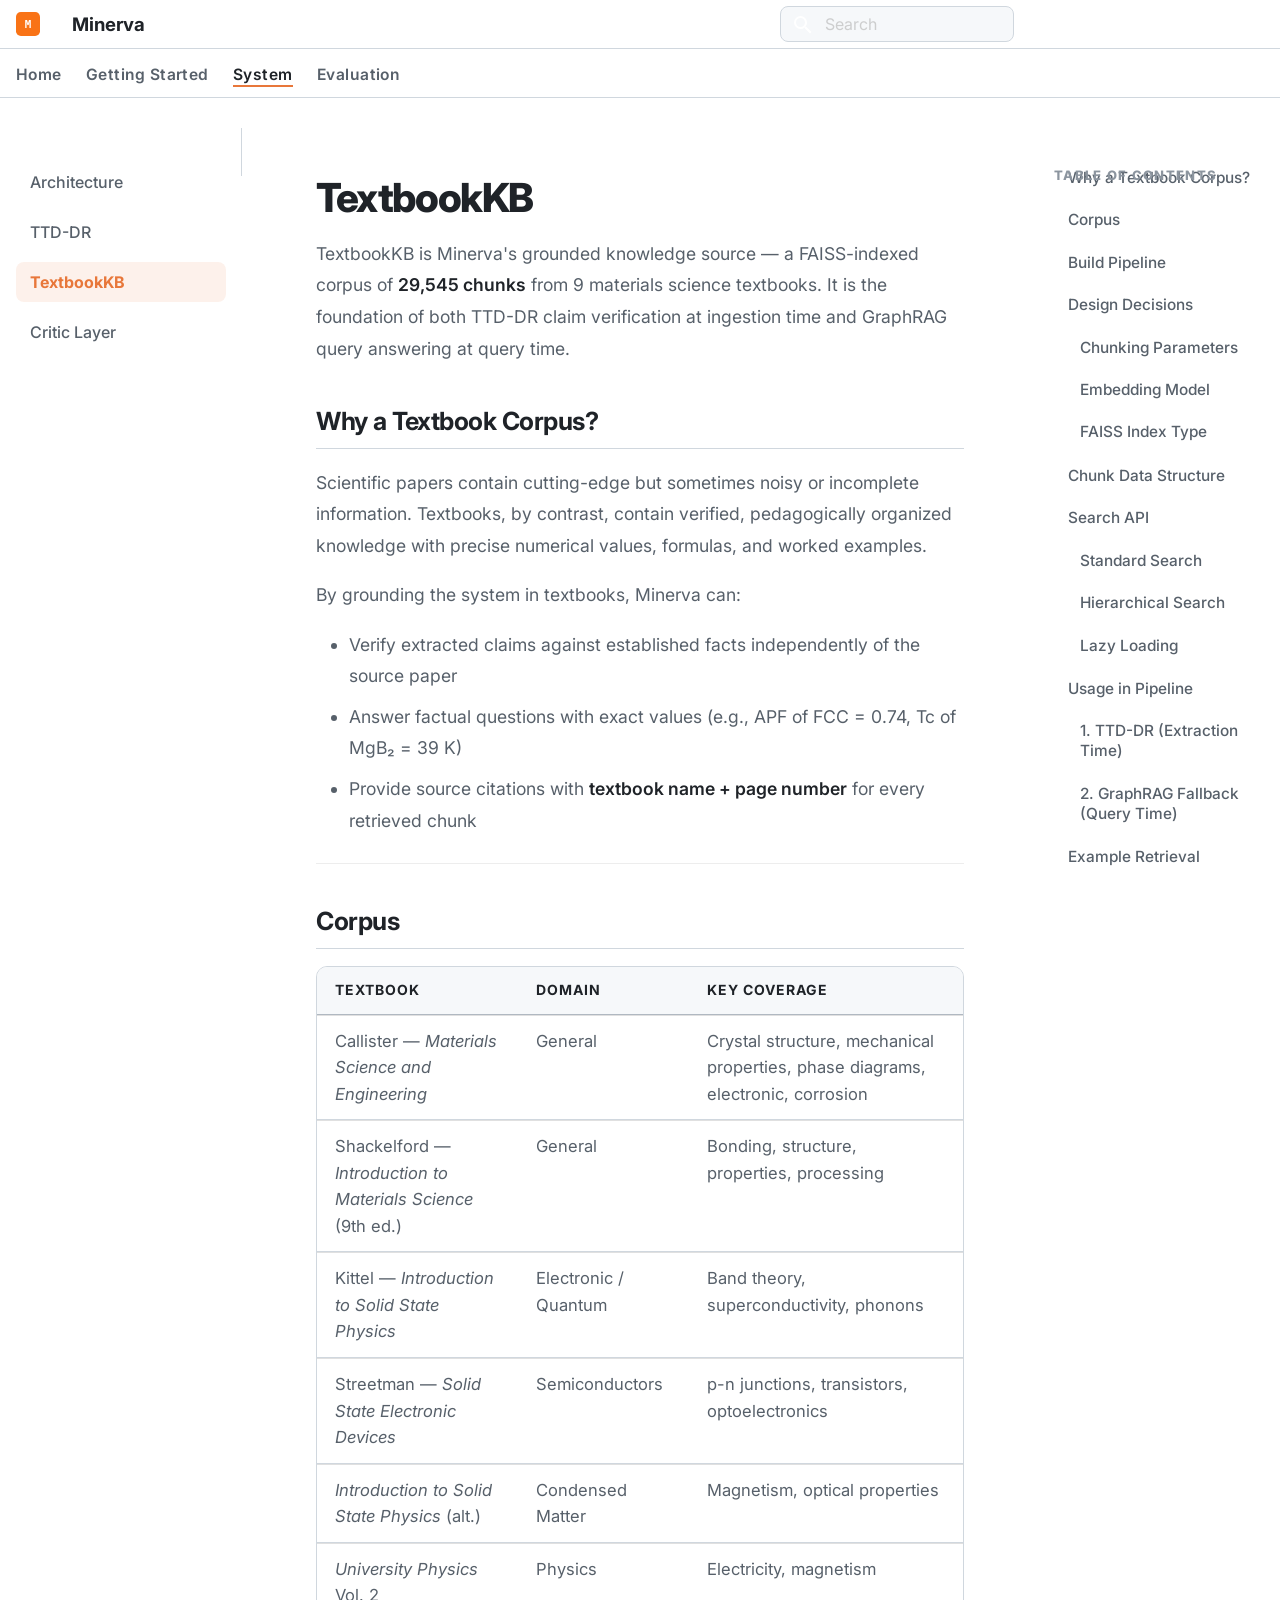
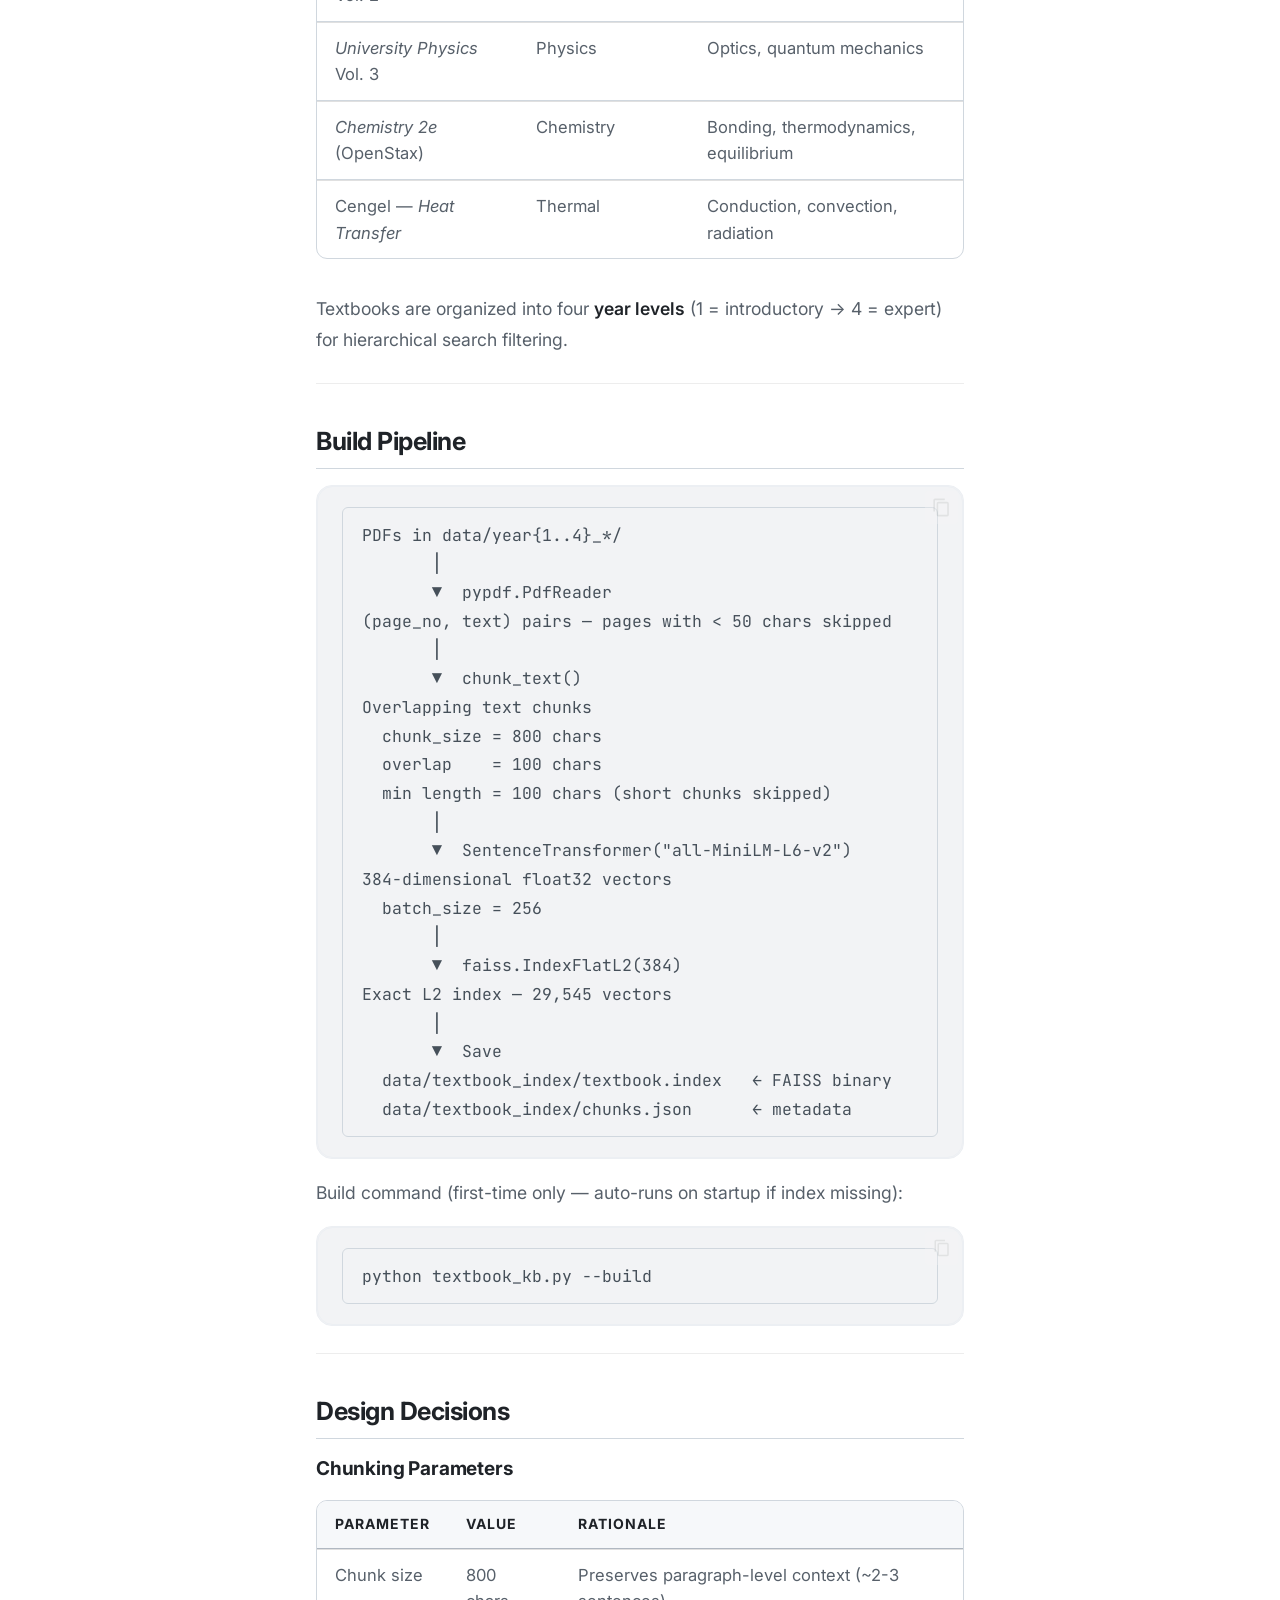
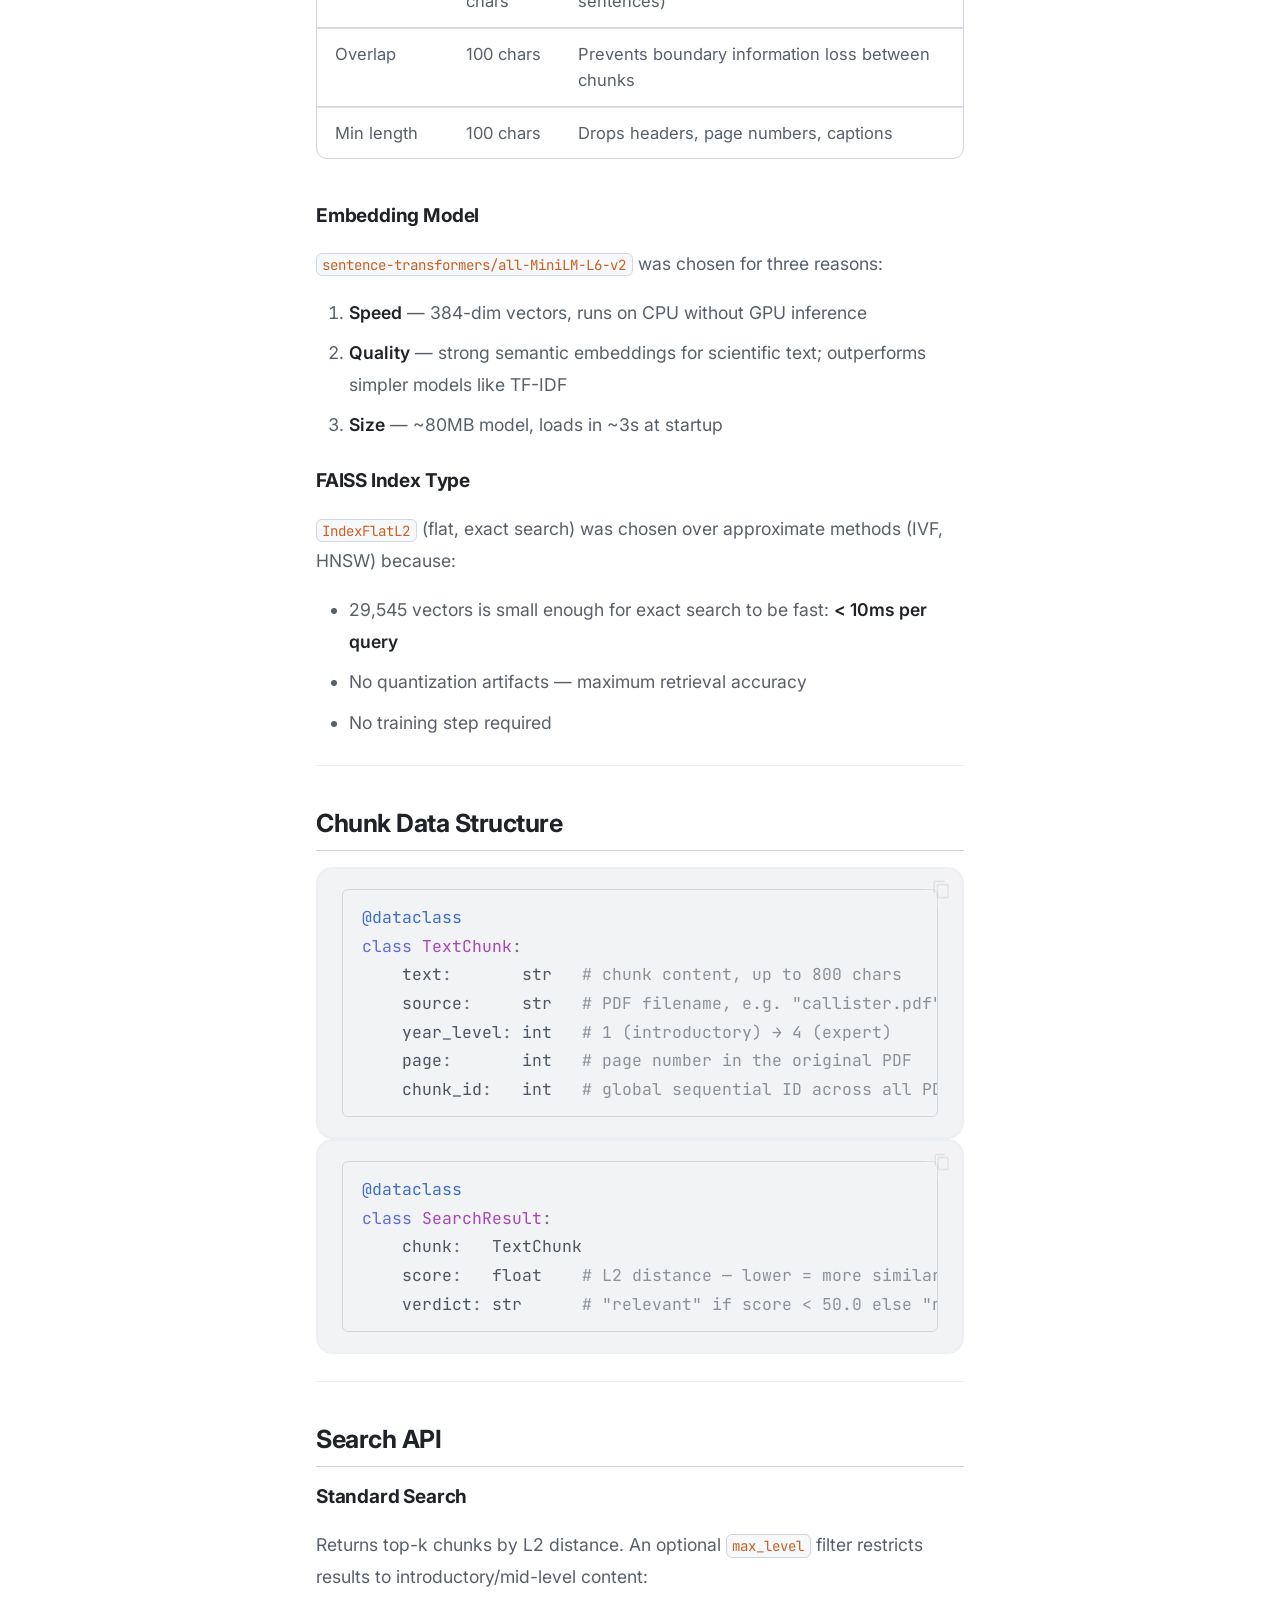
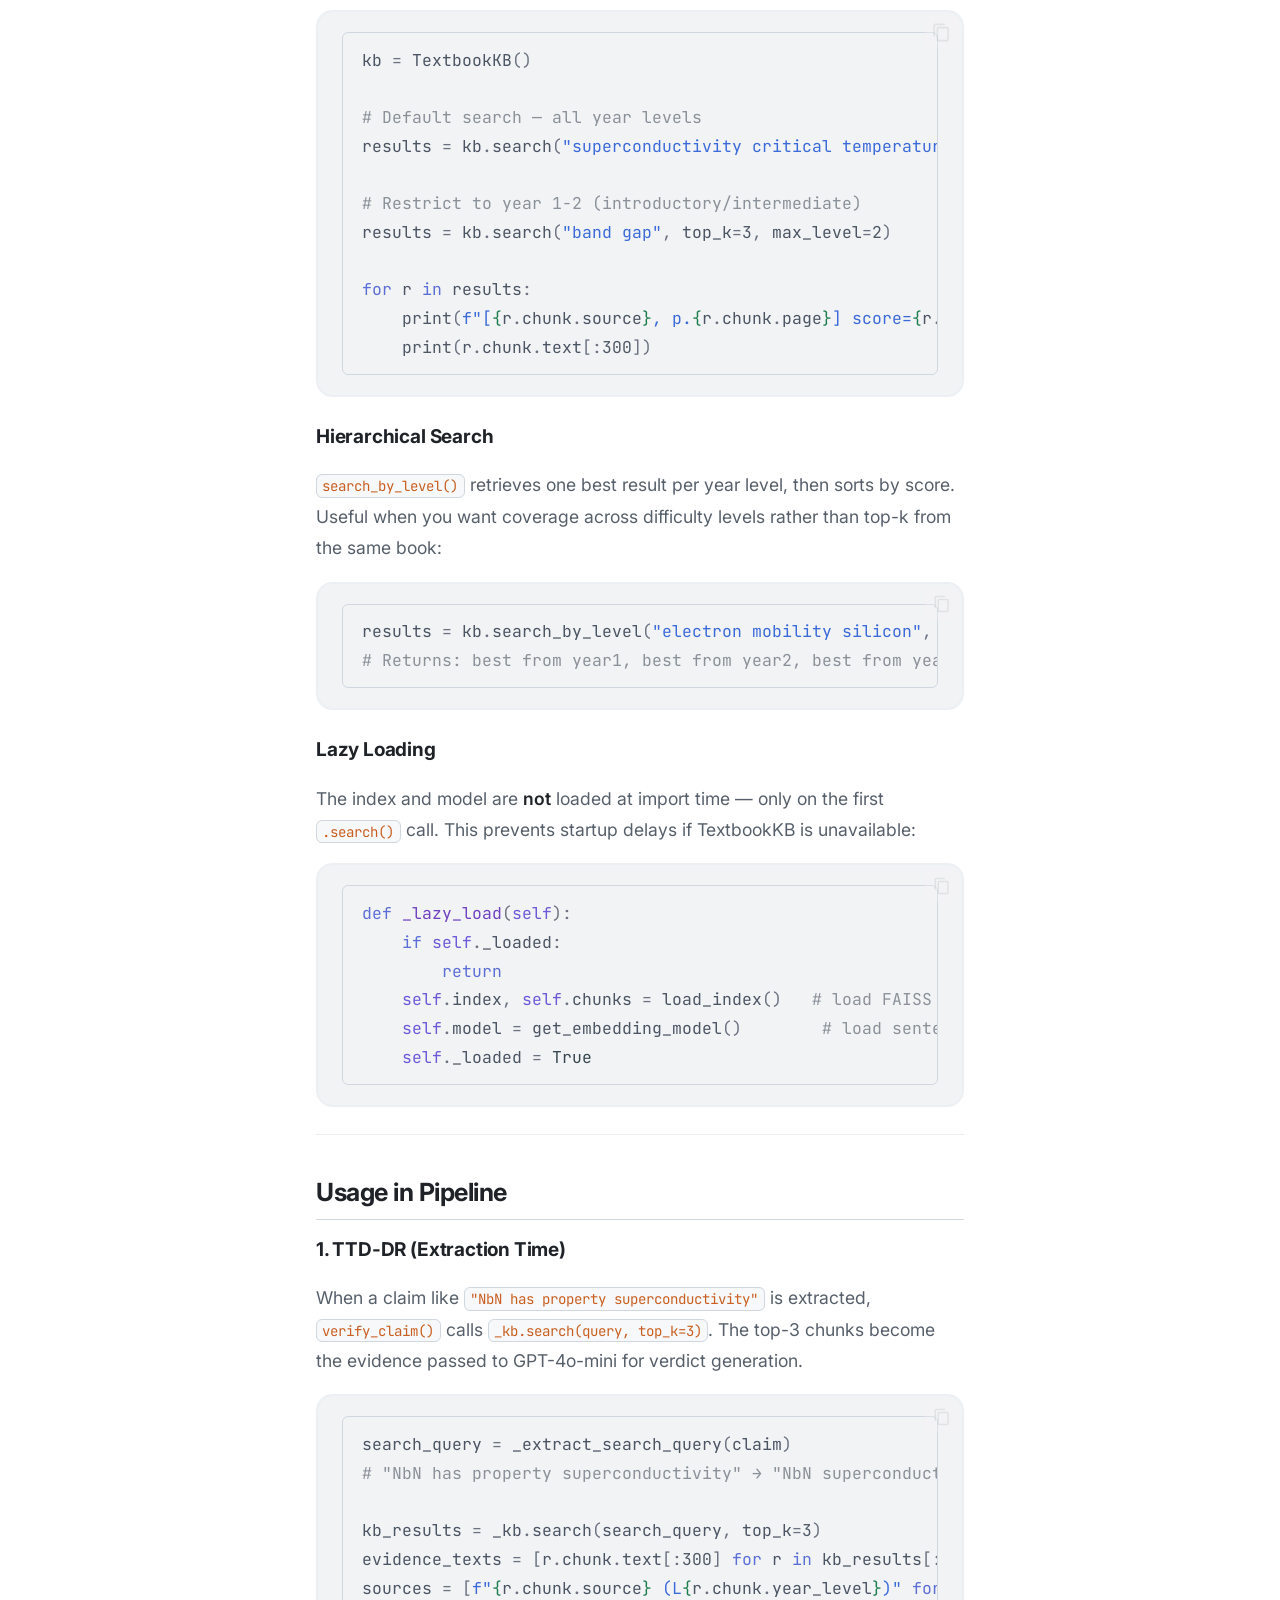
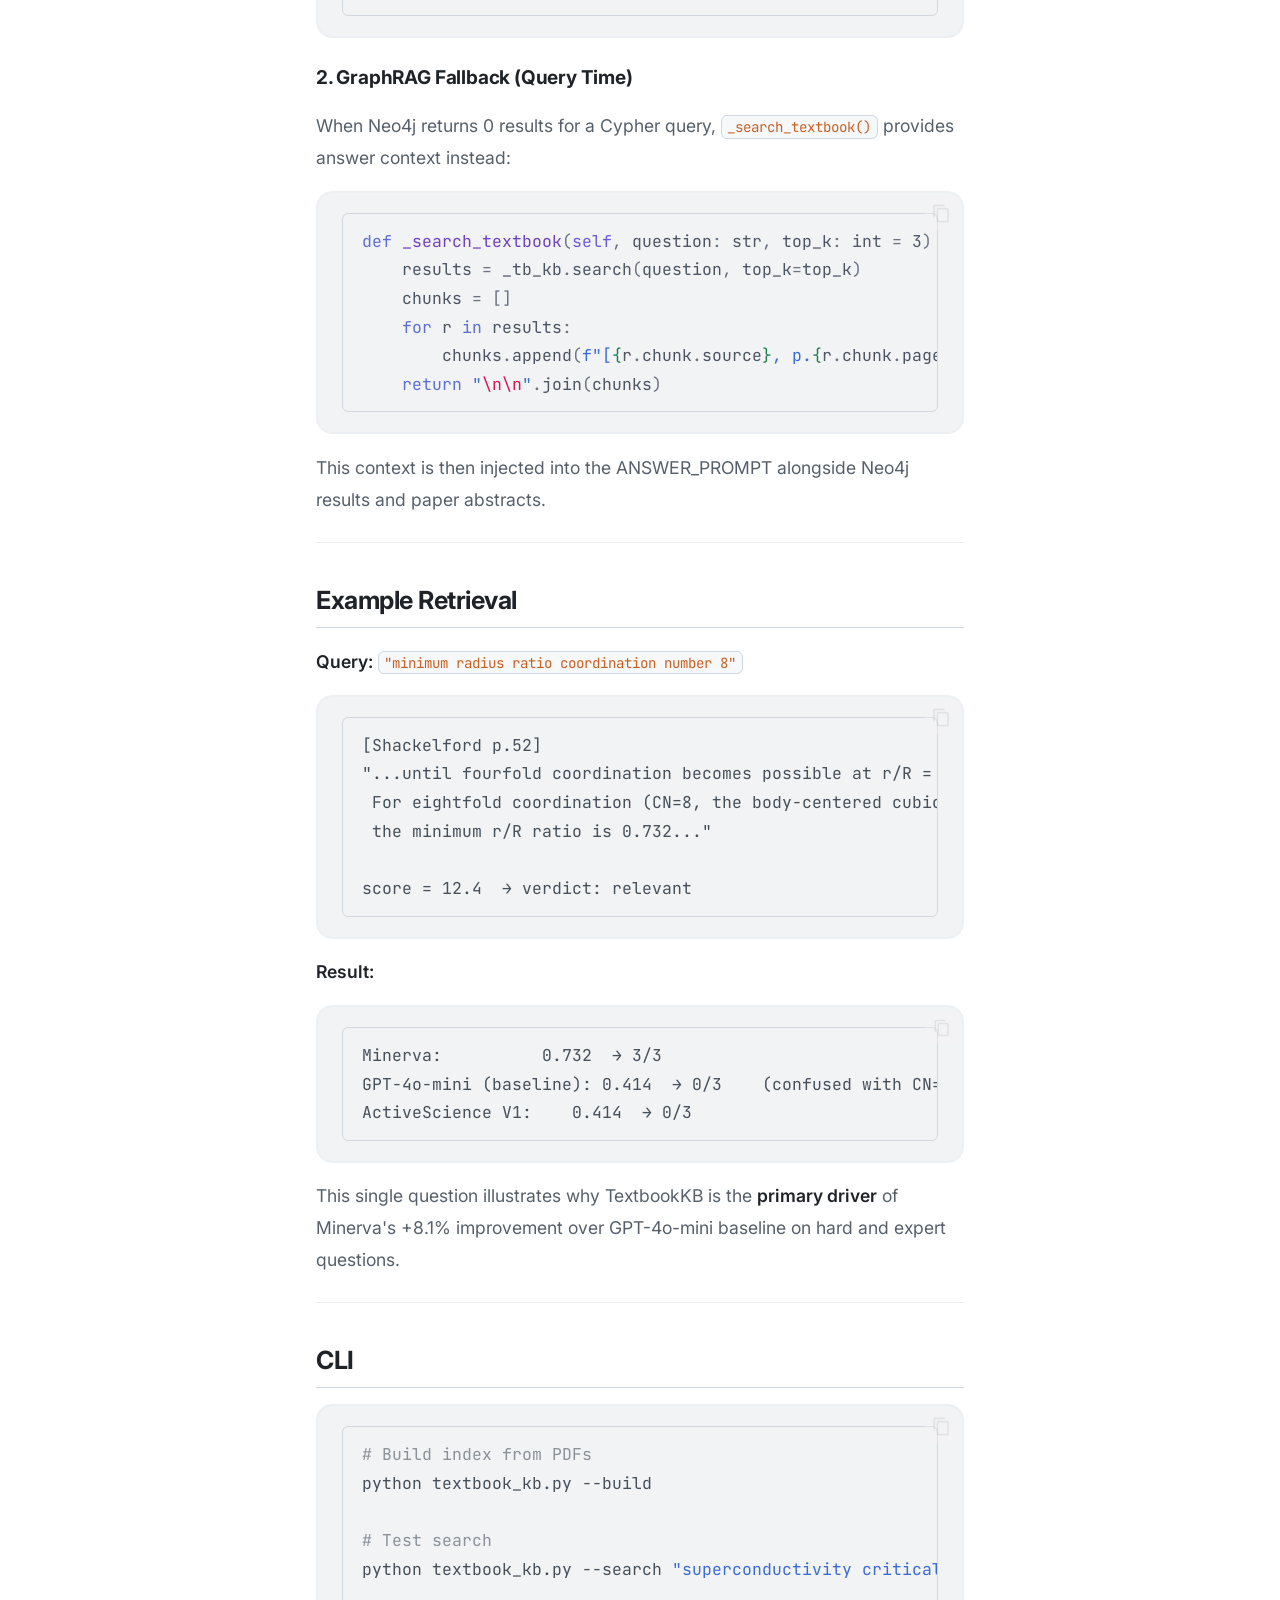
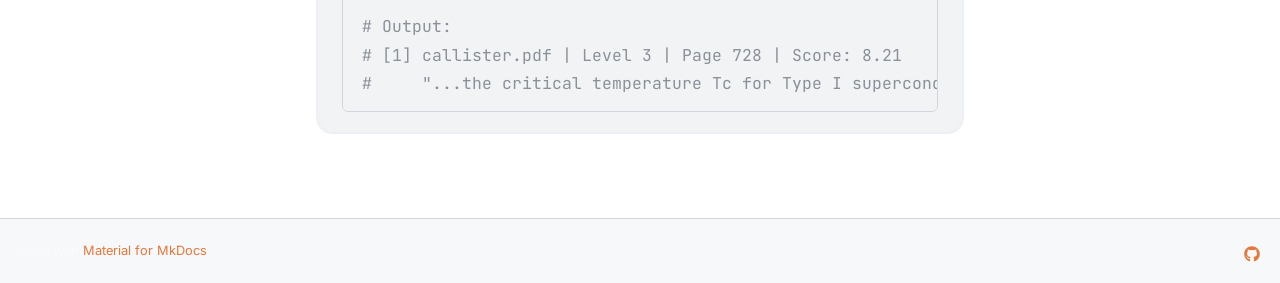
<file: system/textbookkb/index.html>
<!doctype html>
<html lang="en" class="no-js">
  <head>
    
      <meta charset="utf-8">
      <meta name="viewport" content="width=device-width,initial-scale=1">
      
        <meta name="description" content="Materials Science Knowledge Graph System">
      
      
      
        <link rel="canonical" href="https://snsevval.github.io/scientific-literature-knowledge-graph/system/textbookkb/">
      
      
        <link rel="prev" href="../ttddr/">
      
      
        <link rel="next" href="../critic/">
      
      
        
      
      
      <link rel="icon" href="../../assets/logo.svg">
      <meta name="generator" content="mkdocs-1.6.1, mkdocs-material-9.7.6">
    
    
      
        <title>TextbookKB - Minerva</title>
      
    
    
      <link rel="stylesheet" href="../../assets/stylesheets/main.484c7ddc.min.css">
      
        
        <link rel="stylesheet" href="../../assets/stylesheets/palette.ab4e12ef.min.css">
      
      


    
    
      
    
    
      
        
        
        <link rel="preconnect" href="https://fonts.gstatic.com" crossorigin>
        <link rel="stylesheet" href="https://fonts.googleapis.com/css?family=Inter:300,300i,400,400i,700,700i%7CJetBrains+Mono:400,400i,700,700i&display=fallback">
        <style>:root{--md-text-font:"Inter";--md-code-font:"JetBrains Mono"}</style>
      
    
    
      <link rel="stylesheet" href="../../stylesheets/extra.css">
    
    <script>__md_scope=new URL("../..",location),__md_hash=e=>[...e].reduce(((e,_)=>(e<<5)-e+_.charCodeAt(0)),0),__md_get=(e,_=localStorage,t=__md_scope)=>JSON.parse(_.getItem(t.pathname+"."+e)),__md_set=(e,_,t=localStorage,a=__md_scope)=>{try{t.setItem(a.pathname+"."+e,JSON.stringify(_))}catch(e){}}</script>
    
      

    
    
  </head>
  
  
    
    
      
    
    
    
    
    <body dir="ltr" data-md-color-scheme="default" data-md-color-primary="deep-orange" data-md-color-accent="deep-orange">
  
    
    <input class="md-toggle" data-md-toggle="drawer" type="checkbox" id="__drawer" autocomplete="off">
    <input class="md-toggle" data-md-toggle="search" type="checkbox" id="__search" autocomplete="off">
    <label class="md-overlay" for="__drawer"></label>
    <div data-md-component="skip">
      
        
        <a href="#textbookkb" class="md-skip">
          Skip to content
        </a>
      
    </div>
    <div data-md-component="announce">
      
    </div>
    
    
      

<header class="md-header" data-md-component="header">
  <nav class="md-header__inner md-grid" aria-label="Header">
    <a href="../.." title="Minerva" class="md-header__button md-logo" aria-label="Minerva" data-md-component="logo">
      
  <img src="../../assets/logo.svg" alt="logo">

    </a>
    <label class="md-header__button md-icon" for="__drawer">
      
      <svg xmlns="http://www.w3.org/2000/svg" viewBox="0 0 24 24"><path d="M3 6h18v2H3zm0 5h18v2H3zm0 5h18v2H3z"/></svg>
    </label>
    <div class="md-header__title" data-md-component="header-title">
      <div class="md-header__ellipsis">
        <div class="md-header__topic">
          <span class="md-ellipsis">
            Minerva
          </span>
        </div>
        <div class="md-header__topic" data-md-component="header-topic">
          <span class="md-ellipsis">
            
              TextbookKB
            
          </span>
        </div>
      </div>
    </div>
    
      
        <form class="md-header__option" data-md-component="palette">
  
    
    
    
    <input class="md-option" data-md-color-media="" data-md-color-scheme="default" data-md-color-primary="deep-orange" data-md-color-accent="deep-orange"  aria-label="Switch to dark mode"  type="radio" name="__palette" id="__palette_0">
    
      <label class="md-header__button md-icon" title="Switch to dark mode" for="__palette_1" hidden>
        <svg xmlns="http://www.w3.org/2000/svg" viewBox="0 0 24 24"><path d="M12 18c-.89 0-1.74-.2-2.5-.55C11.56 16.5 13 14.42 13 12s-1.44-4.5-3.5-5.45C10.26 6.2 11.11 6 12 6a6 6 0 0 1 6 6 6 6 0 0 1-6 6m8-9.31V4h-4.69L12 .69 8.69 4H4v4.69L.69 12 4 15.31V20h4.69L12 23.31 15.31 20H20v-4.69L23.31 12z"/></svg>
      </label>
    
  
    
    
    
    <input class="md-option" data-md-color-media="" data-md-color-scheme="slate" data-md-color-primary="deep-orange" data-md-color-accent="deep-orange"  aria-label="Switch to light mode"  type="radio" name="__palette" id="__palette_1">
    
      <label class="md-header__button md-icon" title="Switch to light mode" for="__palette_0" hidden>
        <svg xmlns="http://www.w3.org/2000/svg" viewBox="0 0 24 24"><path d="M12 8a4 4 0 0 0-4 4 4 4 0 0 0 4 4 4 4 0 0 0 4-4 4 4 0 0 0-4-4m0 10a6 6 0 0 1-6-6 6 6 0 0 1 6-6 6 6 0 0 1 6 6 6 6 0 0 1-6 6m8-9.31V4h-4.69L12 .69 8.69 4H4v4.69L.69 12 4 15.31V20h4.69L12 23.31 15.31 20H20v-4.69L23.31 12z"/></svg>
      </label>
    
  
</form>
      
    
    
      <script>var palette=__md_get("__palette");if(palette&&palette.color){if("(prefers-color-scheme)"===palette.color.media){var media=matchMedia("(prefers-color-scheme: light)"),input=document.querySelector(media.matches?"[data-md-color-media='(prefers-color-scheme: light)']":"[data-md-color-media='(prefers-color-scheme: dark)']");palette.color.media=input.getAttribute("data-md-color-media"),palette.color.scheme=input.getAttribute("data-md-color-scheme"),palette.color.primary=input.getAttribute("data-md-color-primary"),palette.color.accent=input.getAttribute("data-md-color-accent")}for(var[key,value]of Object.entries(palette.color))document.body.setAttribute("data-md-color-"+key,value)}</script>
    
    
    
      
      
        <label class="md-header__button md-icon" for="__search">
          
          <svg xmlns="http://www.w3.org/2000/svg" viewBox="0 0 24 24"><path d="M9.5 3A6.5 6.5 0 0 1 16 9.5c0 1.61-.59 3.09-1.56 4.23l.27.27h.79l5 5-1.5 1.5-5-5v-.79l-.27-.27A6.52 6.52 0 0 1 9.5 16 6.5 6.5 0 0 1 3 9.5 6.5 6.5 0 0 1 9.5 3m0 2C7 5 5 7 5 9.5S7 14 9.5 14 14 12 14 9.5 12 5 9.5 5"/></svg>
        </label>
        <div class="md-search" data-md-component="search" role="dialog">
  <label class="md-search__overlay" for="__search"></label>
  <div class="md-search__inner" role="search">
    <form class="md-search__form" name="search">
      <input type="text" class="md-search__input" name="query" aria-label="Search" placeholder="Search" autocapitalize="off" autocorrect="off" autocomplete="off" spellcheck="false" data-md-component="search-query" required>
      <label class="md-search__icon md-icon" for="__search">
        
        <svg xmlns="http://www.w3.org/2000/svg" viewBox="0 0 24 24"><path d="M9.5 3A6.5 6.5 0 0 1 16 9.5c0 1.61-.59 3.09-1.56 4.23l.27.27h.79l5 5-1.5 1.5-5-5v-.79l-.27-.27A6.52 6.52 0 0 1 9.5 16 6.5 6.5 0 0 1 3 9.5 6.5 6.5 0 0 1 9.5 3m0 2C7 5 5 7 5 9.5S7 14 9.5 14 14 12 14 9.5 12 5 9.5 5"/></svg>
        
        <svg xmlns="http://www.w3.org/2000/svg" viewBox="0 0 24 24"><path d="M20 11v2H8l5.5 5.5-1.42 1.42L4.16 12l7.92-7.92L13.5 5.5 8 11z"/></svg>
      </label>
      <nav class="md-search__options" aria-label="Search">
        
        <button type="reset" class="md-search__icon md-icon" title="Clear" aria-label="Clear" tabindex="-1">
          
          <svg xmlns="http://www.w3.org/2000/svg" viewBox="0 0 24 24"><path d="M19 6.41 17.59 5 12 10.59 6.41 5 5 6.41 10.59 12 5 17.59 6.41 19 12 13.41 17.59 19 19 17.59 13.41 12z"/></svg>
        </button>
      </nav>
      
        <div class="md-search__suggest" data-md-component="search-suggest"></div>
      
    </form>
    <div class="md-search__output">
      <div class="md-search__scrollwrap" tabindex="0" data-md-scrollfix>
        <div class="md-search-result" data-md-component="search-result">
          <div class="md-search-result__meta">
            Initializing search
          </div>
          <ol class="md-search-result__list" role="presentation"></ol>
        </div>
      </div>
    </div>
  </div>
</div>
      
    
    
      <div class="md-header__source">
        <a href="https://github.com/snsevval/scientific-literature-knowledge-graph" title="Go to repository" class="md-source" data-md-component="source">
  <div class="md-source__icon md-icon">
    
    <svg xmlns="http://www.w3.org/2000/svg" viewBox="0 0 448 512"><!--! Font Awesome Free 7.1.0 by @fontawesome - https://fontawesome.com License - https://fontawesome.com/license/free (Icons: CC BY 4.0, Fonts: SIL OFL 1.1, Code: MIT License) Copyright 2025 Fonticons, Inc.--><path d="M439.6 236.1 244 40.5c-5.4-5.5-12.8-8.5-20.4-8.5s-15 3-20.4 8.4L162.5 81l51.5 51.5c27.1-9.1 52.7 16.8 43.4 43.7l49.7 49.7c34.2-11.8 61.2 31 35.5 56.7-26.5 26.5-70.2-2.9-56-37.3L240.3 199v121.9c25.3 12.5 22.3 41.8 9.1 55-6.4 6.4-15.2 10.1-24.3 10.1s-17.8-3.6-24.3-10.1c-17.6-17.6-11.1-46.9 11.2-56v-123c-20.8-8.5-24.6-30.7-18.6-45L142.6 101 8.5 235.1C3 240.6 0 247.9 0 255.5s3 15 8.5 20.4l195.6 195.7c5.4 5.4 12.7 8.4 20.4 8.4s15-3 20.4-8.4l194.7-194.7c5.4-5.4 8.4-12.8 8.4-20.4s-3-15-8.4-20.4"/></svg>
  </div>
  <div class="md-source__repository">
    snsevval/minerva
  </div>
</a>
      </div>
    
  </nav>
  
</header>
    
    <div class="md-container" data-md-component="container">
      
      
        
          
            
<nav class="md-tabs" aria-label="Tabs" data-md-component="tabs">
  <div class="md-grid">
    <ul class="md-tabs__list">
      
        
  
  
  
  
    <li class="md-tabs__item">
      <a href="../.." class="md-tabs__link">
        
  
  
    
  
  Home

      </a>
    </li>
  

      
        
  
  
  
  
    
    
      <li class="md-tabs__item">
        <a href="../../quickstart/" class="md-tabs__link">
          
  
  
  Getting Started

        </a>
      </li>
    
  

      
        
  
  
  
    
  
  
    
    
      <li class="md-tabs__item md-tabs__item--active">
        <a href="../architecture/" class="md-tabs__link">
          
  
  
  System

        </a>
      </li>
    
  

      
        
  
  
  
  
    
    
      <li class="md-tabs__item">
        <a href="../../evaluation/benchmark/" class="md-tabs__link">
          
  
  
  Evaluation

        </a>
      </li>
    
  

      
    </ul>
  </div>
</nav>
          
        
      
      <main class="md-main" data-md-component="main">
        <div class="md-main__inner md-grid">
          
            
              
              <div class="md-sidebar md-sidebar--primary" data-md-component="sidebar" data-md-type="navigation" >
                <div class="md-sidebar__scrollwrap">
                  <div class="md-sidebar__inner">
                    


  


<nav class="md-nav md-nav--primary md-nav--lifted" aria-label="Navigation" data-md-level="0">
  <label class="md-nav__title" for="__drawer">
    <a href="../.." title="Minerva" class="md-nav__button md-logo" aria-label="Minerva" data-md-component="logo">
      
  <img src="../../assets/logo.svg" alt="logo">

    </a>
    Minerva
  </label>
  
    <div class="md-nav__source">
      <a href="https://github.com/snsevval/scientific-literature-knowledge-graph" title="Go to repository" class="md-source" data-md-component="source">
  <div class="md-source__icon md-icon">
    
    <svg xmlns="http://www.w3.org/2000/svg" viewBox="0 0 448 512"><!--! Font Awesome Free 7.1.0 by @fontawesome - https://fontawesome.com License - https://fontawesome.com/license/free (Icons: CC BY 4.0, Fonts: SIL OFL 1.1, Code: MIT License) Copyright 2025 Fonticons, Inc.--><path d="M439.6 236.1 244 40.5c-5.4-5.5-12.8-8.5-20.4-8.5s-15 3-20.4 8.4L162.5 81l51.5 51.5c27.1-9.1 52.7 16.8 43.4 43.7l49.7 49.7c34.2-11.8 61.2 31 35.5 56.7-26.5 26.5-70.2-2.9-56-37.3L240.3 199v121.9c25.3 12.5 22.3 41.8 9.1 55-6.4 6.4-15.2 10.1-24.3 10.1s-17.8-3.6-24.3-10.1c-17.6-17.6-11.1-46.9 11.2-56v-123c-20.8-8.5-24.6-30.7-18.6-45L142.6 101 8.5 235.1C3 240.6 0 247.9 0 255.5s3 15 8.5 20.4l195.6 195.7c5.4 5.4 12.7 8.4 20.4 8.4s15-3 20.4-8.4l194.7-194.7c5.4-5.4 8.4-12.8 8.4-20.4s-3-15-8.4-20.4"/></svg>
  </div>
  <div class="md-source__repository">
    snsevval/minerva
  </div>
</a>
    </div>
  
  <ul class="md-nav__list" data-md-scrollfix>
    
      
      
  
  
  
  
    <li class="md-nav__item">
      <a href="../.." class="md-nav__link">
        
  
  
  <span class="md-ellipsis">
    
  
    Home
  

    
  </span>
  
  

      </a>
    </li>
  

    
      
      
  
  
  
  
    
    
    
    
      
      
        
      
    
    
    <li class="md-nav__item md-nav__item--nested">
      
        
        
          
        
        <input class="md-nav__toggle md-toggle md-toggle--indeterminate" type="checkbox" id="__nav_2" >
        
          
          <label class="md-nav__link" for="__nav_2" id="__nav_2_label" tabindex="0">
            
  
  
  <span class="md-ellipsis">
    
  
    Getting Started
  

    
  </span>
  
  

            <span class="md-nav__icon md-icon"></span>
          </label>
        
        <nav class="md-nav" data-md-level="1" aria-labelledby="__nav_2_label" aria-expanded="false">
          <label class="md-nav__title" for="__nav_2">
            <span class="md-nav__icon md-icon"></span>
            
  
    Getting Started
  

          </label>
          <ul class="md-nav__list" data-md-scrollfix>
            
              
                
  
  
  
  
    <li class="md-nav__item">
      <a href="../../quickstart/" class="md-nav__link">
        
  
  
  <span class="md-ellipsis">
    
  
    Quick Start
  

    
  </span>
  
  

      </a>
    </li>
  

              
            
              
                
  
  
  
  
    <li class="md-nav__item">
      <a href="../../installation/" class="md-nav__link">
        
  
  
  <span class="md-ellipsis">
    
  
    Installation
  

    
  </span>
  
  

      </a>
    </li>
  

              
            
          </ul>
        </nav>
      
    </li>
  

    
      
      
  
  
    
  
  
  
    
    
    
    
      
        
        
      
      
        
      
    
    
    <li class="md-nav__item md-nav__item--active md-nav__item--section md-nav__item--nested">
      
        
        
        <input class="md-nav__toggle md-toggle " type="checkbox" id="__nav_3" checked>
        
          
          <label class="md-nav__link" for="__nav_3" id="__nav_3_label" tabindex="">
            
  
  
  <span class="md-ellipsis">
    
  
    System
  

    
  </span>
  
  

            <span class="md-nav__icon md-icon"></span>
          </label>
        
        <nav class="md-nav" data-md-level="1" aria-labelledby="__nav_3_label" aria-expanded="true">
          <label class="md-nav__title" for="__nav_3">
            <span class="md-nav__icon md-icon"></span>
            
  
    System
  

          </label>
          <ul class="md-nav__list" data-md-scrollfix>
            
              
                
  
  
  
  
    <li class="md-nav__item">
      <a href="../architecture/" class="md-nav__link">
        
  
  
  <span class="md-ellipsis">
    
  
    Architecture
  

    
  </span>
  
  

      </a>
    </li>
  

              
            
              
                
  
  
  
  
    <li class="md-nav__item">
      <a href="../ttddr/" class="md-nav__link">
        
  
  
  <span class="md-ellipsis">
    
  
    TTD-DR
  

    
  </span>
  
  

      </a>
    </li>
  

              
            
              
                
  
  
    
  
  
  
    <li class="md-nav__item md-nav__item--active">
      
      <input class="md-nav__toggle md-toggle" type="checkbox" id="__toc">
      
      
        
      
      
        <label class="md-nav__link md-nav__link--active" for="__toc">
          
  
  
  <span class="md-ellipsis">
    
  
    TextbookKB
  

    
  </span>
  
  

          <span class="md-nav__icon md-icon"></span>
        </label>
      
      <a href="./" class="md-nav__link md-nav__link--active">
        
  
  
  <span class="md-ellipsis">
    
  
    TextbookKB
  

    
  </span>
  
  

      </a>
      
        

<nav class="md-nav md-nav--secondary" aria-label="Table of contents">
  
  
  
    
  
  
    <label class="md-nav__title" for="__toc">
      <span class="md-nav__icon md-icon"></span>
      Table of contents
    </label>
    <ul class="md-nav__list" data-md-component="toc" data-md-scrollfix>
      
        <li class="md-nav__item">
  <a href="#why-a-textbook-corpus" class="md-nav__link">
    <span class="md-ellipsis">
      
        Why a Textbook Corpus?
      
    </span>
  </a>
  
</li>
      
        <li class="md-nav__item">
  <a href="#corpus" class="md-nav__link">
    <span class="md-ellipsis">
      
        Corpus
      
    </span>
  </a>
  
</li>
      
        <li class="md-nav__item">
  <a href="#build-pipeline" class="md-nav__link">
    <span class="md-ellipsis">
      
        Build Pipeline
      
    </span>
  </a>
  
</li>
      
        <li class="md-nav__item">
  <a href="#design-decisions" class="md-nav__link">
    <span class="md-ellipsis">
      
        Design Decisions
      
    </span>
  </a>
  
    <nav class="md-nav" aria-label="Design Decisions">
      <ul class="md-nav__list">
        
          <li class="md-nav__item">
  <a href="#chunking-parameters" class="md-nav__link">
    <span class="md-ellipsis">
      
        Chunking Parameters
      
    </span>
  </a>
  
</li>
        
          <li class="md-nav__item">
  <a href="#embedding-model" class="md-nav__link">
    <span class="md-ellipsis">
      
        Embedding Model
      
    </span>
  </a>
  
</li>
        
          <li class="md-nav__item">
  <a href="#faiss-index-type" class="md-nav__link">
    <span class="md-ellipsis">
      
        FAISS Index Type
      
    </span>
  </a>
  
</li>
        
      </ul>
    </nav>
  
</li>
      
        <li class="md-nav__item">
  <a href="#chunk-data-structure" class="md-nav__link">
    <span class="md-ellipsis">
      
        Chunk Data Structure
      
    </span>
  </a>
  
</li>
      
        <li class="md-nav__item">
  <a href="#search-api" class="md-nav__link">
    <span class="md-ellipsis">
      
        Search API
      
    </span>
  </a>
  
    <nav class="md-nav" aria-label="Search API">
      <ul class="md-nav__list">
        
          <li class="md-nav__item">
  <a href="#standard-search" class="md-nav__link">
    <span class="md-ellipsis">
      
        Standard Search
      
    </span>
  </a>
  
</li>
        
          <li class="md-nav__item">
  <a href="#hierarchical-search" class="md-nav__link">
    <span class="md-ellipsis">
      
        Hierarchical Search
      
    </span>
  </a>
  
</li>
        
          <li class="md-nav__item">
  <a href="#lazy-loading" class="md-nav__link">
    <span class="md-ellipsis">
      
        Lazy Loading
      
    </span>
  </a>
  
</li>
        
      </ul>
    </nav>
  
</li>
      
        <li class="md-nav__item">
  <a href="#usage-in-pipeline" class="md-nav__link">
    <span class="md-ellipsis">
      
        Usage in Pipeline
      
    </span>
  </a>
  
    <nav class="md-nav" aria-label="Usage in Pipeline">
      <ul class="md-nav__list">
        
          <li class="md-nav__item">
  <a href="#1-ttd-dr-extraction-time" class="md-nav__link">
    <span class="md-ellipsis">
      
        1. TTD-DR (Extraction Time)
      
    </span>
  </a>
  
</li>
        
          <li class="md-nav__item">
  <a href="#2-graphrag-fallback-query-time" class="md-nav__link">
    <span class="md-ellipsis">
      
        2. GraphRAG Fallback (Query Time)
      
    </span>
  </a>
  
</li>
        
      </ul>
    </nav>
  
</li>
      
        <li class="md-nav__item">
  <a href="#example-retrieval" class="md-nav__link">
    <span class="md-ellipsis">
      
        Example Retrieval
      
    </span>
  </a>
  
</li>
      
        <li class="md-nav__item">
  <a href="#cli" class="md-nav__link">
    <span class="md-ellipsis">
      
        CLI
      
    </span>
  </a>
  
</li>
      
    </ul>
  
</nav>
      
    </li>
  

              
            
              
                
  
  
  
  
    <li class="md-nav__item">
      <a href="../critic/" class="md-nav__link">
        
  
  
  <span class="md-ellipsis">
    
  
    Critic Layer
  

    
  </span>
  
  

      </a>
    </li>
  

              
            
          </ul>
        </nav>
      
    </li>
  

    
      
      
  
  
  
  
    
    
    
    
      
      
        
      
    
    
    <li class="md-nav__item md-nav__item--nested">
      
        
        
          
        
        <input class="md-nav__toggle md-toggle md-toggle--indeterminate" type="checkbox" id="__nav_4" >
        
          
          <label class="md-nav__link" for="__nav_4" id="__nav_4_label" tabindex="0">
            
  
  
  <span class="md-ellipsis">
    
  
    Evaluation
  

    
  </span>
  
  

            <span class="md-nav__icon md-icon"></span>
          </label>
        
        <nav class="md-nav" data-md-level="1" aria-labelledby="__nav_4_label" aria-expanded="false">
          <label class="md-nav__title" for="__nav_4">
            <span class="md-nav__icon md-icon"></span>
            
  
    Evaluation
  

          </label>
          <ul class="md-nav__list" data-md-scrollfix>
            
              
                
  
  
  
  
    <li class="md-nav__item">
      <a href="../../evaluation/benchmark/" class="md-nav__link">
        
  
  
  <span class="md-ellipsis">
    
  
    Benchmark
  

    
  </span>
  
  

      </a>
    </li>
  

              
            
              
                
  
  
  
  
    <li class="md-nav__item">
      <a href="../../evaluation/results/" class="md-nav__link">
        
  
  
  <span class="md-ellipsis">
    
  
    Results
  

    
  </span>
  
  

      </a>
    </li>
  

              
            
              
                
  
  
  
  
    <li class="md-nav__item">
      <a href="../../evaluation/dataset/" class="md-nav__link">
        
  
  
  <span class="md-ellipsis">
    
  
    Dataset
  

    
  </span>
  
  

      </a>
    </li>
  

              
            
          </ul>
        </nav>
      
    </li>
  

    
  </ul>
</nav>
                  </div>
                </div>
              </div>
            
            
              
              <div class="md-sidebar md-sidebar--secondary" data-md-component="sidebar" data-md-type="toc" >
                <div class="md-sidebar__scrollwrap">
                  <div class="md-sidebar__inner">
                    

<nav class="md-nav md-nav--secondary" aria-label="Table of contents">
  
  
  
    
  
  
    <label class="md-nav__title" for="__toc">
      <span class="md-nav__icon md-icon"></span>
      Table of contents
    </label>
    <ul class="md-nav__list" data-md-component="toc" data-md-scrollfix>
      
        <li class="md-nav__item">
  <a href="#why-a-textbook-corpus" class="md-nav__link">
    <span class="md-ellipsis">
      
        Why a Textbook Corpus?
      
    </span>
  </a>
  
</li>
      
        <li class="md-nav__item">
  <a href="#corpus" class="md-nav__link">
    <span class="md-ellipsis">
      
        Corpus
      
    </span>
  </a>
  
</li>
      
        <li class="md-nav__item">
  <a href="#build-pipeline" class="md-nav__link">
    <span class="md-ellipsis">
      
        Build Pipeline
      
    </span>
  </a>
  
</li>
      
        <li class="md-nav__item">
  <a href="#design-decisions" class="md-nav__link">
    <span class="md-ellipsis">
      
        Design Decisions
      
    </span>
  </a>
  
    <nav class="md-nav" aria-label="Design Decisions">
      <ul class="md-nav__list">
        
          <li class="md-nav__item">
  <a href="#chunking-parameters" class="md-nav__link">
    <span class="md-ellipsis">
      
        Chunking Parameters
      
    </span>
  </a>
  
</li>
        
          <li class="md-nav__item">
  <a href="#embedding-model" class="md-nav__link">
    <span class="md-ellipsis">
      
        Embedding Model
      
    </span>
  </a>
  
</li>
        
          <li class="md-nav__item">
  <a href="#faiss-index-type" class="md-nav__link">
    <span class="md-ellipsis">
      
        FAISS Index Type
      
    </span>
  </a>
  
</li>
        
      </ul>
    </nav>
  
</li>
      
        <li class="md-nav__item">
  <a href="#chunk-data-structure" class="md-nav__link">
    <span class="md-ellipsis">
      
        Chunk Data Structure
      
    </span>
  </a>
  
</li>
      
        <li class="md-nav__item">
  <a href="#search-api" class="md-nav__link">
    <span class="md-ellipsis">
      
        Search API
      
    </span>
  </a>
  
    <nav class="md-nav" aria-label="Search API">
      <ul class="md-nav__list">
        
          <li class="md-nav__item">
  <a href="#standard-search" class="md-nav__link">
    <span class="md-ellipsis">
      
        Standard Search
      
    </span>
  </a>
  
</li>
        
          <li class="md-nav__item">
  <a href="#hierarchical-search" class="md-nav__link">
    <span class="md-ellipsis">
      
        Hierarchical Search
      
    </span>
  </a>
  
</li>
        
          <li class="md-nav__item">
  <a href="#lazy-loading" class="md-nav__link">
    <span class="md-ellipsis">
      
        Lazy Loading
      
    </span>
  </a>
  
</li>
        
      </ul>
    </nav>
  
</li>
      
        <li class="md-nav__item">
  <a href="#usage-in-pipeline" class="md-nav__link">
    <span class="md-ellipsis">
      
        Usage in Pipeline
      
    </span>
  </a>
  
    <nav class="md-nav" aria-label="Usage in Pipeline">
      <ul class="md-nav__list">
        
          <li class="md-nav__item">
  <a href="#1-ttd-dr-extraction-time" class="md-nav__link">
    <span class="md-ellipsis">
      
        1. TTD-DR (Extraction Time)
      
    </span>
  </a>
  
</li>
        
          <li class="md-nav__item">
  <a href="#2-graphrag-fallback-query-time" class="md-nav__link">
    <span class="md-ellipsis">
      
        2. GraphRAG Fallback (Query Time)
      
    </span>
  </a>
  
</li>
        
      </ul>
    </nav>
  
</li>
      
        <li class="md-nav__item">
  <a href="#example-retrieval" class="md-nav__link">
    <span class="md-ellipsis">
      
        Example Retrieval
      
    </span>
  </a>
  
</li>
      
        <li class="md-nav__item">
  <a href="#cli" class="md-nav__link">
    <span class="md-ellipsis">
      
        CLI
      
    </span>
  </a>
  
</li>
      
    </ul>
  
</nav>
                  </div>
                </div>
              </div>
            
          
          
            <div class="md-content" data-md-component="content">
              
              <article class="md-content__inner md-typeset">
                
                  



<h1 id="textbookkb">TextbookKB<a class="headerlink" href="#textbookkb" title="Permanent link">&para;</a></h1>
<p>TextbookKB is Minerva's grounded knowledge source — a FAISS-indexed corpus of <strong>29,545 chunks</strong> from 9 materials science textbooks. It is the foundation of both TTD-DR claim verification at ingestion time and GraphRAG query answering at query time.</p>
<h2 id="why-a-textbook-corpus">Why a Textbook Corpus?<a class="headerlink" href="#why-a-textbook-corpus" title="Permanent link">&para;</a></h2>
<p>Scientific papers contain cutting-edge but sometimes noisy or incomplete information. Textbooks, by contrast, contain verified, pedagogically organized knowledge with precise numerical values, formulas, and worked examples.</p>
<p>By grounding the system in textbooks, Minerva can:</p>
<ul>
<li>Verify extracted claims against established facts independently of the source paper</li>
<li>Answer factual questions with exact values (e.g., APF of FCC = 0.74, Tc of MgB₂ = 39 K)</li>
<li>Provide source citations with <strong>textbook name + page number</strong> for every retrieved chunk</li>
</ul>
<hr />
<h2 id="corpus">Corpus<a class="headerlink" href="#corpus" title="Permanent link">&para;</a></h2>
<table>
<thead>
<tr>
<th>Textbook</th>
<th>Domain</th>
<th>Key Coverage</th>
</tr>
</thead>
<tbody>
<tr>
<td>Callister — <em>Materials Science and Engineering</em></td>
<td>General</td>
<td>Crystal structure, mechanical properties, phase diagrams, electronic, corrosion</td>
</tr>
<tr>
<td>Shackelford — <em>Introduction to Materials Science</em> (9th ed.)</td>
<td>General</td>
<td>Bonding, structure, properties, processing</td>
</tr>
<tr>
<td>Kittel — <em>Introduction to Solid State Physics</em></td>
<td>Electronic / Quantum</td>
<td>Band theory, superconductivity, phonons</td>
</tr>
<tr>
<td>Streetman — <em>Solid State Electronic Devices</em></td>
<td>Semiconductors</td>
<td>p-n junctions, transistors, optoelectronics</td>
</tr>
<tr>
<td><em>Introduction to Solid State Physics</em> (alt.)</td>
<td>Condensed Matter</td>
<td>Magnetism, optical properties</td>
</tr>
<tr>
<td><em>University Physics</em> Vol. 2</td>
<td>Physics</td>
<td>Electricity, magnetism</td>
</tr>
<tr>
<td><em>University Physics</em> Vol. 3</td>
<td>Physics</td>
<td>Optics, quantum mechanics</td>
</tr>
<tr>
<td><em>Chemistry 2e</em> (OpenStax)</td>
<td>Chemistry</td>
<td>Bonding, thermodynamics, equilibrium</td>
</tr>
<tr>
<td>Cengel — <em>Heat Transfer</em></td>
<td>Thermal</td>
<td>Conduction, convection, radiation</td>
</tr>
</tbody>
</table>
<p>Textbooks are organized into four <strong>year levels</strong> (1 = introductory → 4 = expert) for hierarchical search filtering.</p>
<hr />
<h2 id="build-pipeline">Build Pipeline<a class="headerlink" href="#build-pipeline" title="Permanent link">&para;</a></h2>
<div class="highlight"><pre><span></span><code><a id="__codelineno-0-1" name="__codelineno-0-1" href="#__codelineno-0-1"></a>PDFs in data/year{1..4}_*/
<a id="__codelineno-0-2" name="__codelineno-0-2" href="#__codelineno-0-2"></a>       │
<a id="__codelineno-0-3" name="__codelineno-0-3" href="#__codelineno-0-3"></a>       ▼  pypdf.PdfReader
<a id="__codelineno-0-4" name="__codelineno-0-4" href="#__codelineno-0-4"></a>(page_no, text) pairs — pages with &lt; 50 chars skipped
<a id="__codelineno-0-5" name="__codelineno-0-5" href="#__codelineno-0-5"></a>       │
<a id="__codelineno-0-6" name="__codelineno-0-6" href="#__codelineno-0-6"></a>       ▼  chunk_text()
<a id="__codelineno-0-7" name="__codelineno-0-7" href="#__codelineno-0-7"></a>Overlapping text chunks
<a id="__codelineno-0-8" name="__codelineno-0-8" href="#__codelineno-0-8"></a>  chunk_size = 800 chars
<a id="__codelineno-0-9" name="__codelineno-0-9" href="#__codelineno-0-9"></a>  overlap    = 100 chars
<a id="__codelineno-0-10" name="__codelineno-0-10" href="#__codelineno-0-10"></a>  min length = 100 chars (short chunks skipped)
<a id="__codelineno-0-11" name="__codelineno-0-11" href="#__codelineno-0-11"></a>       │
<a id="__codelineno-0-12" name="__codelineno-0-12" href="#__codelineno-0-12"></a>       ▼  SentenceTransformer(&quot;all-MiniLM-L6-v2&quot;)
<a id="__codelineno-0-13" name="__codelineno-0-13" href="#__codelineno-0-13"></a>384-dimensional float32 vectors
<a id="__codelineno-0-14" name="__codelineno-0-14" href="#__codelineno-0-14"></a>  batch_size = 256
<a id="__codelineno-0-15" name="__codelineno-0-15" href="#__codelineno-0-15"></a>       │
<a id="__codelineno-0-16" name="__codelineno-0-16" href="#__codelineno-0-16"></a>       ▼  faiss.IndexFlatL2(384)
<a id="__codelineno-0-17" name="__codelineno-0-17" href="#__codelineno-0-17"></a>Exact L2 index — 29,545 vectors
<a id="__codelineno-0-18" name="__codelineno-0-18" href="#__codelineno-0-18"></a>       │
<a id="__codelineno-0-19" name="__codelineno-0-19" href="#__codelineno-0-19"></a>       ▼  Save
<a id="__codelineno-0-20" name="__codelineno-0-20" href="#__codelineno-0-20"></a>  data/textbook_index/textbook.index   ← FAISS binary
<a id="__codelineno-0-21" name="__codelineno-0-21" href="#__codelineno-0-21"></a>  data/textbook_index/chunks.json      ← metadata
</code></pre></div>
<p>Build command (first-time only — auto-runs on startup if index missing):
<div class="highlight"><pre><span></span><code><a id="__codelineno-1-1" name="__codelineno-1-1" href="#__codelineno-1-1"></a>python<span class="w"> </span>textbook_kb.py<span class="w"> </span>--build
</code></pre></div></p>
<hr />
<h2 id="design-decisions">Design Decisions<a class="headerlink" href="#design-decisions" title="Permanent link">&para;</a></h2>
<h3 id="chunking-parameters">Chunking Parameters<a class="headerlink" href="#chunking-parameters" title="Permanent link">&para;</a></h3>
<table>
<thead>
<tr>
<th>Parameter</th>
<th>Value</th>
<th>Rationale</th>
</tr>
</thead>
<tbody>
<tr>
<td>Chunk size</td>
<td>800 chars</td>
<td>Preserves paragraph-level context (~2-3 sentences)</td>
</tr>
<tr>
<td>Overlap</td>
<td>100 chars</td>
<td>Prevents boundary information loss between chunks</td>
</tr>
<tr>
<td>Min length</td>
<td>100 chars</td>
<td>Drops headers, page numbers, captions</td>
</tr>
</tbody>
</table>
<h3 id="embedding-model">Embedding Model<a class="headerlink" href="#embedding-model" title="Permanent link">&para;</a></h3>
<p><code>sentence-transformers/all-MiniLM-L6-v2</code> was chosen for three reasons:</p>
<ol>
<li><strong>Speed</strong> — 384-dim vectors, runs on CPU without GPU inference</li>
<li><strong>Quality</strong> — strong semantic embeddings for scientific text; outperforms simpler models like TF-IDF</li>
<li><strong>Size</strong> — ~80MB model, loads in ~3s at startup</li>
</ol>
<h3 id="faiss-index-type">FAISS Index Type<a class="headerlink" href="#faiss-index-type" title="Permanent link">&para;</a></h3>
<p><code>IndexFlatL2</code> (flat, exact search) was chosen over approximate methods (IVF, HNSW) because:</p>
<ul>
<li>29,545 vectors is small enough for exact search to be fast: <strong>&lt; 10ms per query</strong></li>
<li>No quantization artifacts — maximum retrieval accuracy</li>
<li>No training step required</li>
</ul>
<hr />
<h2 id="chunk-data-structure">Chunk Data Structure<a class="headerlink" href="#chunk-data-structure" title="Permanent link">&para;</a></h2>
<div class="highlight"><pre><span></span><code><a id="__codelineno-2-1" name="__codelineno-2-1" href="#__codelineno-2-1"></a><span class="nd">@dataclass</span>
<a id="__codelineno-2-2" name="__codelineno-2-2" href="#__codelineno-2-2"></a><span class="k">class</span><span class="w"> </span><span class="nc">TextChunk</span><span class="p">:</span>
<a id="__codelineno-2-3" name="__codelineno-2-3" href="#__codelineno-2-3"></a>    <span class="n">text</span><span class="p">:</span>       <span class="nb">str</span>   <span class="c1"># chunk content, up to 800 chars</span>
<a id="__codelineno-2-4" name="__codelineno-2-4" href="#__codelineno-2-4"></a>    <span class="n">source</span><span class="p">:</span>     <span class="nb">str</span>   <span class="c1"># PDF filename, e.g. &quot;callister.pdf&quot;</span>
<a id="__codelineno-2-5" name="__codelineno-2-5" href="#__codelineno-2-5"></a>    <span class="n">year_level</span><span class="p">:</span> <span class="nb">int</span>   <span class="c1"># 1 (introductory) → 4 (expert)</span>
<a id="__codelineno-2-6" name="__codelineno-2-6" href="#__codelineno-2-6"></a>    <span class="n">page</span><span class="p">:</span>       <span class="nb">int</span>   <span class="c1"># page number in the original PDF</span>
<a id="__codelineno-2-7" name="__codelineno-2-7" href="#__codelineno-2-7"></a>    <span class="n">chunk_id</span><span class="p">:</span>   <span class="nb">int</span>   <span class="c1"># global sequential ID across all PDFs</span>
</code></pre></div>
<div class="highlight"><pre><span></span><code><a id="__codelineno-3-1" name="__codelineno-3-1" href="#__codelineno-3-1"></a><span class="nd">@dataclass</span>
<a id="__codelineno-3-2" name="__codelineno-3-2" href="#__codelineno-3-2"></a><span class="k">class</span><span class="w"> </span><span class="nc">SearchResult</span><span class="p">:</span>
<a id="__codelineno-3-3" name="__codelineno-3-3" href="#__codelineno-3-3"></a>    <span class="n">chunk</span><span class="p">:</span>   <span class="n">TextChunk</span>
<a id="__codelineno-3-4" name="__codelineno-3-4" href="#__codelineno-3-4"></a>    <span class="n">score</span><span class="p">:</span>   <span class="nb">float</span>    <span class="c1"># L2 distance — lower = more similar</span>
<a id="__codelineno-3-5" name="__codelineno-3-5" href="#__codelineno-3-5"></a>    <span class="n">verdict</span><span class="p">:</span> <span class="nb">str</span>      <span class="c1"># &quot;relevant&quot; if score &lt; 50.0 else &quot;not_relevant&quot;</span>
</code></pre></div>
<hr />
<h2 id="search-api">Search API<a class="headerlink" href="#search-api" title="Permanent link">&para;</a></h2>
<h3 id="standard-search">Standard Search<a class="headerlink" href="#standard-search" title="Permanent link">&para;</a></h3>
<p>Returns top-k chunks by L2 distance. An optional <code>max_level</code> filter restricts results to introductory/mid-level content:</p>
<div class="highlight"><pre><span></span><code><a id="__codelineno-4-1" name="__codelineno-4-1" href="#__codelineno-4-1"></a><span class="n">kb</span> <span class="o">=</span> <span class="n">TextbookKB</span><span class="p">()</span>
<a id="__codelineno-4-2" name="__codelineno-4-2" href="#__codelineno-4-2"></a>
<a id="__codelineno-4-3" name="__codelineno-4-3" href="#__codelineno-4-3"></a><span class="c1"># Default search — all year levels</span>
<a id="__codelineno-4-4" name="__codelineno-4-4" href="#__codelineno-4-4"></a><span class="n">results</span> <span class="o">=</span> <span class="n">kb</span><span class="o">.</span><span class="n">search</span><span class="p">(</span><span class="s2">&quot;superconductivity critical temperature&quot;</span><span class="p">,</span> <span class="n">top_k</span><span class="o">=</span><span class="mi">3</span><span class="p">)</span>
<a id="__codelineno-4-5" name="__codelineno-4-5" href="#__codelineno-4-5"></a>
<a id="__codelineno-4-6" name="__codelineno-4-6" href="#__codelineno-4-6"></a><span class="c1"># Restrict to year 1-2 (introductory/intermediate)</span>
<a id="__codelineno-4-7" name="__codelineno-4-7" href="#__codelineno-4-7"></a><span class="n">results</span> <span class="o">=</span> <span class="n">kb</span><span class="o">.</span><span class="n">search</span><span class="p">(</span><span class="s2">&quot;band gap&quot;</span><span class="p">,</span> <span class="n">top_k</span><span class="o">=</span><span class="mi">3</span><span class="p">,</span> <span class="n">max_level</span><span class="o">=</span><span class="mi">2</span><span class="p">)</span>
<a id="__codelineno-4-8" name="__codelineno-4-8" href="#__codelineno-4-8"></a>
<a id="__codelineno-4-9" name="__codelineno-4-9" href="#__codelineno-4-9"></a><span class="k">for</span> <span class="n">r</span> <span class="ow">in</span> <span class="n">results</span><span class="p">:</span>
<a id="__codelineno-4-10" name="__codelineno-4-10" href="#__codelineno-4-10"></a>    <span class="nb">print</span><span class="p">(</span><span class="sa">f</span><span class="s2">&quot;[</span><span class="si">{</span><span class="n">r</span><span class="o">.</span><span class="n">chunk</span><span class="o">.</span><span class="n">source</span><span class="si">}</span><span class="s2">, p.</span><span class="si">{</span><span class="n">r</span><span class="o">.</span><span class="n">chunk</span><span class="o">.</span><span class="n">page</span><span class="si">}</span><span class="s2">] score=</span><span class="si">{</span><span class="n">r</span><span class="o">.</span><span class="n">score</span><span class="si">:</span><span class="s2">.2f</span><span class="si">}</span><span class="s2">&quot;</span><span class="p">)</span>
<a id="__codelineno-4-11" name="__codelineno-4-11" href="#__codelineno-4-11"></a>    <span class="nb">print</span><span class="p">(</span><span class="n">r</span><span class="o">.</span><span class="n">chunk</span><span class="o">.</span><span class="n">text</span><span class="p">[:</span><span class="mi">300</span><span class="p">])</span>
</code></pre></div>
<h3 id="hierarchical-search">Hierarchical Search<a class="headerlink" href="#hierarchical-search" title="Permanent link">&para;</a></h3>
<p><code>search_by_level()</code> retrieves one best result per year level, then sorts by score. Useful when you want coverage across difficulty levels rather than top-k from the same book:</p>
<div class="highlight"><pre><span></span><code><a id="__codelineno-5-1" name="__codelineno-5-1" href="#__codelineno-5-1"></a><span class="n">results</span> <span class="o">=</span> <span class="n">kb</span><span class="o">.</span><span class="n">search_by_level</span><span class="p">(</span><span class="s2">&quot;electron mobility silicon&quot;</span><span class="p">,</span> <span class="n">top_k</span><span class="o">=</span><span class="mi">3</span><span class="p">)</span>
<a id="__codelineno-5-2" name="__codelineno-5-2" href="#__codelineno-5-2"></a><span class="c1"># Returns: best from year1, best from year2, best from year3</span>
</code></pre></div>
<h3 id="lazy-loading">Lazy Loading<a class="headerlink" href="#lazy-loading" title="Permanent link">&para;</a></h3>
<p>The index and model are <strong>not</strong> loaded at import time — only on the first <code>.search()</code> call. This prevents startup delays if TextbookKB is unavailable:</p>
<div class="highlight"><pre><span></span><code><a id="__codelineno-6-1" name="__codelineno-6-1" href="#__codelineno-6-1"></a><span class="k">def</span><span class="w"> </span><span class="nf">_lazy_load</span><span class="p">(</span><span class="bp">self</span><span class="p">):</span>
<a id="__codelineno-6-2" name="__codelineno-6-2" href="#__codelineno-6-2"></a>    <span class="k">if</span> <span class="bp">self</span><span class="o">.</span><span class="n">_loaded</span><span class="p">:</span>
<a id="__codelineno-6-3" name="__codelineno-6-3" href="#__codelineno-6-3"></a>        <span class="k">return</span>
<a id="__codelineno-6-4" name="__codelineno-6-4" href="#__codelineno-6-4"></a>    <span class="bp">self</span><span class="o">.</span><span class="n">index</span><span class="p">,</span> <span class="bp">self</span><span class="o">.</span><span class="n">chunks</span> <span class="o">=</span> <span class="n">load_index</span><span class="p">()</span>   <span class="c1"># load FAISS + chunks.json</span>
<a id="__codelineno-6-5" name="__codelineno-6-5" href="#__codelineno-6-5"></a>    <span class="bp">self</span><span class="o">.</span><span class="n">model</span> <span class="o">=</span> <span class="n">get_embedding_model</span><span class="p">()</span>        <span class="c1"># load sentence-transformers</span>
<a id="__codelineno-6-6" name="__codelineno-6-6" href="#__codelineno-6-6"></a>    <span class="bp">self</span><span class="o">.</span><span class="n">_loaded</span> <span class="o">=</span> <span class="kc">True</span>
</code></pre></div>
<hr />
<h2 id="usage-in-pipeline">Usage in Pipeline<a class="headerlink" href="#usage-in-pipeline" title="Permanent link">&para;</a></h2>
<h3 id="1-ttd-dr-extraction-time">1. TTD-DR (Extraction Time)<a class="headerlink" href="#1-ttd-dr-extraction-time" title="Permanent link">&para;</a></h3>
<p>When a claim like <code>"NbN has property superconductivity"</code> is extracted, <code>verify_claim()</code> calls <code>_kb.search(query, top_k=3)</code>. The top-3 chunks become the evidence passed to GPT-4o-mini for verdict generation.</p>
<div class="highlight"><pre><span></span><code><a id="__codelineno-7-1" name="__codelineno-7-1" href="#__codelineno-7-1"></a><span class="n">search_query</span> <span class="o">=</span> <span class="n">_extract_search_query</span><span class="p">(</span><span class="n">claim</span><span class="p">)</span>
<a id="__codelineno-7-2" name="__codelineno-7-2" href="#__codelineno-7-2"></a><span class="c1"># &quot;NbN has property superconductivity&quot; → &quot;NbN superconductivity&quot;</span>
<a id="__codelineno-7-3" name="__codelineno-7-3" href="#__codelineno-7-3"></a>
<a id="__codelineno-7-4" name="__codelineno-7-4" href="#__codelineno-7-4"></a><span class="n">kb_results</span> <span class="o">=</span> <span class="n">_kb</span><span class="o">.</span><span class="n">search</span><span class="p">(</span><span class="n">search_query</span><span class="p">,</span> <span class="n">top_k</span><span class="o">=</span><span class="mi">3</span><span class="p">)</span>
<a id="__codelineno-7-5" name="__codelineno-7-5" href="#__codelineno-7-5"></a><span class="n">evidence_texts</span> <span class="o">=</span> <span class="p">[</span><span class="n">r</span><span class="o">.</span><span class="n">chunk</span><span class="o">.</span><span class="n">text</span><span class="p">[:</span><span class="mi">300</span><span class="p">]</span> <span class="k">for</span> <span class="n">r</span> <span class="ow">in</span> <span class="n">kb_results</span><span class="p">[:</span><span class="mi">3</span><span class="p">]]</span>
<a id="__codelineno-7-6" name="__codelineno-7-6" href="#__codelineno-7-6"></a><span class="n">sources</span> <span class="o">=</span> <span class="p">[</span><span class="sa">f</span><span class="s2">&quot;</span><span class="si">{</span><span class="n">r</span><span class="o">.</span><span class="n">chunk</span><span class="o">.</span><span class="n">source</span><span class="si">}</span><span class="s2"> (L</span><span class="si">{</span><span class="n">r</span><span class="o">.</span><span class="n">chunk</span><span class="o">.</span><span class="n">year_level</span><span class="si">}</span><span class="s2">)&quot;</span> <span class="k">for</span> <span class="n">r</span> <span class="ow">in</span> <span class="n">kb_results</span><span class="p">[:</span><span class="mi">3</span><span class="p">]]</span>
</code></pre></div>
<h3 id="2-graphrag-fallback-query-time">2. GraphRAG Fallback (Query Time)<a class="headerlink" href="#2-graphrag-fallback-query-time" title="Permanent link">&para;</a></h3>
<p>When Neo4j returns 0 results for a Cypher query, <code>_search_textbook()</code> provides answer context instead:</p>
<div class="highlight"><pre><span></span><code><a id="__codelineno-8-1" name="__codelineno-8-1" href="#__codelineno-8-1"></a><span class="k">def</span><span class="w"> </span><span class="nf">_search_textbook</span><span class="p">(</span><span class="bp">self</span><span class="p">,</span> <span class="n">question</span><span class="p">:</span> <span class="nb">str</span><span class="p">,</span> <span class="n">top_k</span><span class="p">:</span> <span class="nb">int</span> <span class="o">=</span> <span class="mi">3</span><span class="p">)</span> <span class="o">-&gt;</span> <span class="nb">str</span><span class="p">:</span>
<a id="__codelineno-8-2" name="__codelineno-8-2" href="#__codelineno-8-2"></a>    <span class="n">results</span> <span class="o">=</span> <span class="n">_tb_kb</span><span class="o">.</span><span class="n">search</span><span class="p">(</span><span class="n">question</span><span class="p">,</span> <span class="n">top_k</span><span class="o">=</span><span class="n">top_k</span><span class="p">)</span>
<a id="__codelineno-8-3" name="__codelineno-8-3" href="#__codelineno-8-3"></a>    <span class="n">chunks</span> <span class="o">=</span> <span class="p">[]</span>
<a id="__codelineno-8-4" name="__codelineno-8-4" href="#__codelineno-8-4"></a>    <span class="k">for</span> <span class="n">r</span> <span class="ow">in</span> <span class="n">results</span><span class="p">:</span>
<a id="__codelineno-8-5" name="__codelineno-8-5" href="#__codelineno-8-5"></a>        <span class="n">chunks</span><span class="o">.</span><span class="n">append</span><span class="p">(</span><span class="sa">f</span><span class="s2">&quot;[</span><span class="si">{</span><span class="n">r</span><span class="o">.</span><span class="n">chunk</span><span class="o">.</span><span class="n">source</span><span class="si">}</span><span class="s2">, p.</span><span class="si">{</span><span class="n">r</span><span class="o">.</span><span class="n">chunk</span><span class="o">.</span><span class="n">page</span><span class="si">}</span><span class="s2">]</span><span class="se">\n</span><span class="si">{</span><span class="n">r</span><span class="o">.</span><span class="n">chunk</span><span class="o">.</span><span class="n">text</span><span class="p">[:</span><span class="mi">600</span><span class="p">]</span><span class="si">}</span><span class="s2">&quot;</span><span class="p">)</span>
<a id="__codelineno-8-6" name="__codelineno-8-6" href="#__codelineno-8-6"></a>    <span class="k">return</span> <span class="s2">&quot;</span><span class="se">\n\n</span><span class="s2">&quot;</span><span class="o">.</span><span class="n">join</span><span class="p">(</span><span class="n">chunks</span><span class="p">)</span>
</code></pre></div>
<p>This context is then injected into the ANSWER_PROMPT alongside Neo4j results and paper abstracts.</p>
<hr />
<h2 id="example-retrieval">Example Retrieval<a class="headerlink" href="#example-retrieval" title="Permanent link">&para;</a></h2>
<p><strong>Query:</strong> <code>"minimum radius ratio coordination number 8"</code></p>
<div class="highlight"><pre><span></span><code><a id="__codelineno-9-1" name="__codelineno-9-1" href="#__codelineno-9-1"></a>[Shackelford p.52]
<a id="__codelineno-9-2" name="__codelineno-9-2" href="#__codelineno-9-2"></a>&quot;...until fourfold coordination becomes possible at r/R = 0.225.
<a id="__codelineno-9-3" name="__codelineno-9-3" href="#__codelineno-9-3"></a> For eightfold coordination (CN=8, the body-centered cubic case),
<a id="__codelineno-9-4" name="__codelineno-9-4" href="#__codelineno-9-4"></a> the minimum r/R ratio is 0.732...&quot;
<a id="__codelineno-9-5" name="__codelineno-9-5" href="#__codelineno-9-5"></a>
<a id="__codelineno-9-6" name="__codelineno-9-6" href="#__codelineno-9-6"></a>score = 12.4  → verdict: relevant
</code></pre></div>
<p><strong>Result:</strong>
<div class="highlight"><pre><span></span><code><a id="__codelineno-10-1" name="__codelineno-10-1" href="#__codelineno-10-1"></a>Minerva:          0.732  → 3/3  
<a id="__codelineno-10-2" name="__codelineno-10-2" href="#__codelineno-10-2"></a>GPT-4o-mini (baseline): 0.414  → 0/3    (confused with CN=6)
<a id="__codelineno-10-3" name="__codelineno-10-3" href="#__codelineno-10-3"></a>ActiveScience V1:    0.414  → 0/3  
</code></pre></div></p>
<p>This single question illustrates why TextbookKB is the <strong>primary driver</strong> of Minerva's +8.1% improvement over GPT-4o-mini baseline on hard and expert questions.</p>
<hr />
<h2 id="cli">CLI<a class="headerlink" href="#cli" title="Permanent link">&para;</a></h2>
<div class="highlight"><pre><span></span><code><a id="__codelineno-11-1" name="__codelineno-11-1" href="#__codelineno-11-1"></a><span class="c1"># Build index from PDFs</span>
<a id="__codelineno-11-2" name="__codelineno-11-2" href="#__codelineno-11-2"></a>python<span class="w"> </span>textbook_kb.py<span class="w"> </span>--build
<a id="__codelineno-11-3" name="__codelineno-11-3" href="#__codelineno-11-3"></a>
<a id="__codelineno-11-4" name="__codelineno-11-4" href="#__codelineno-11-4"></a><span class="c1"># Test search</span>
<a id="__codelineno-11-5" name="__codelineno-11-5" href="#__codelineno-11-5"></a>python<span class="w"> </span>textbook_kb.py<span class="w"> </span>--search<span class="w"> </span><span class="s2">&quot;superconductivity critical temperature&quot;</span><span class="w"> </span>--top_k<span class="w"> </span><span class="m">3</span>
<a id="__codelineno-11-6" name="__codelineno-11-6" href="#__codelineno-11-6"></a>
<a id="__codelineno-11-7" name="__codelineno-11-7" href="#__codelineno-11-7"></a><span class="c1"># Output:</span>
<a id="__codelineno-11-8" name="__codelineno-11-8" href="#__codelineno-11-8"></a><span class="c1"># [1] callister.pdf | Level 3 | Page 728 | Score: 8.21</span>
<a id="__codelineno-11-9" name="__codelineno-11-9" href="#__codelineno-11-9"></a><span class="c1">#     &quot;...the critical temperature Tc for Type I superconductors...&quot;</span>
</code></pre></div>












                
              </article>
            </div>
          
          
<script>var target=document.getElementById(location.hash.slice(1));target&&target.name&&(target.checked=target.name.startsWith("__tabbed_"))</script>
        </div>
        
          <button type="button" class="md-top md-icon" data-md-component="top" hidden>
  
  <svg xmlns="http://www.w3.org/2000/svg" viewBox="0 0 24 24"><path d="M13 20h-2V8l-5.5 5.5-1.42-1.42L12 4.16l7.92 7.92-1.42 1.42L13 8z"/></svg>
  Back to top
</button>
        
      </main>
      
        <footer class="md-footer">
  
  <div class="md-footer-meta md-typeset">
    <div class="md-footer-meta__inner md-grid">
      <div class="md-copyright">
  
  
    Made with
    <a href="https://squidfunk.github.io/mkdocs-material/" target="_blank" rel="noopener">
      Material for MkDocs
    </a>
  
</div>
      
        
<div class="md-social">
  
    
    
    
    
      
      
    
    <a href="https://github.com/snsevval/scientific-literature-knowledge-graph" target="_blank" rel="noopener" title="github.com" class="md-social__link">
      <svg xmlns="http://www.w3.org/2000/svg" viewBox="0 0 512 512"><!--! Font Awesome Free 7.1.0 by @fontawesome - https://fontawesome.com License - https://fontawesome.com/license/free (Icons: CC BY 4.0, Fonts: SIL OFL 1.1, Code: MIT License) Copyright 2025 Fonticons, Inc.--><path d="M173.9 397.4c0 2-2.3 3.6-5.2 3.6-3.3.3-5.6-1.3-5.6-3.6 0-2 2.3-3.6 5.2-3.6 3-.3 5.6 1.3 5.6 3.6m-31.1-4.5c-.7 2 1.3 4.3 4.3 4.9 2.6 1 5.6 0 6.2-2s-1.3-4.3-4.3-5.2c-2.6-.7-5.5.3-6.2 2.3m44.2-1.7c-2.9.7-4.9 2.6-4.6 4.9.3 2 2.9 3.3 5.9 2.6 2.9-.7 4.9-2.6 4.6-4.6-.3-1.9-3-3.2-5.9-2.9M252.8 8C114.1 8 8 113.3 8 252c0 110.9 69.8 205.8 169.5 239.2 12.8 2.3 17.3-5.6 17.3-12.1 0-6.2-.3-40.4-.3-61.4 0 0-70 15-84.7-29.8 0 0-11.4-29.1-27.8-36.6 0 0-22.9-15.7 1.6-15.4 0 0 24.9 2 38.6 25.8 21.9 38.6 58.6 27.5 72.9 20.9 2.3-16 8.8-27.1 16-33.7-55.9-6.2-112.3-14.3-112.3-110.5 0-27.5 7.6-41.3 23.6-58.9-2.6-6.5-11.1-33.3 2.6-67.9 20.9-6.5 69 27 69 27 20-5.6 41.5-8.5 62.8-8.5s42.8 2.9 62.8 8.5c0 0 48.1-33.6 69-27 13.7 34.7 5.2 61.4 2.6 67.9 16 17.7 25.8 31.5 25.8 58.9 0 96.5-58.9 104.2-114.8 110.5 9.2 7.9 17 22.9 17 46.4 0 33.7-.3 75.4-.3 83.6 0 6.5 4.6 14.4 17.3 12.1C436.2 457.8 504 362.9 504 252 504 113.3 391.5 8 252.8 8M105.2 352.9c-1.3 1-1 3.3.7 5.2 1.6 1.6 3.9 2.3 5.2 1 1.3-1 1-3.3-.7-5.2-1.6-1.6-3.9-2.3-5.2-1m-10.8-8.1c-.7 1.3.3 2.9 2.3 3.9 1.6 1 3.6.7 4.3-.7.7-1.3-.3-2.9-2.3-3.9-2-.6-3.6-.3-4.3.7m32.4 35.6c-1.6 1.3-1 4.3 1.3 6.2 2.3 2.3 5.2 2.6 6.5 1 1.3-1.3.7-4.3-1.3-6.2-2.2-2.3-5.2-2.6-6.5-1m-11.4-14.7c-1.6 1-1.6 3.6 0 5.9s4.3 3.3 5.6 2.3c1.6-1.3 1.6-3.9 0-6.2-1.4-2.3-4-3.3-5.6-2"/></svg>
    </a>
  
</div>
      
    </div>
  </div>
</footer>
      
    </div>
    <div class="md-dialog" data-md-component="dialog">
      <div class="md-dialog__inner md-typeset"></div>
    </div>
    
    
    
      
      
      <script id="__config" type="application/json">{"annotate": null, "base": "../..", "features": ["navigation.tabs", "navigation.sections", "navigation.expand", "navigation.top", "navigation.instant", "search.highlight", "search.suggest", "content.code.copy", "content.code.annotate", "toc.follow"], "search": "../../assets/javascripts/workers/search.2c215733.min.js", "tags": null, "translations": {"clipboard.copied": "Copied to clipboard", "clipboard.copy": "Copy to clipboard", "search.result.more.one": "1 more on this page", "search.result.more.other": "# more on this page", "search.result.none": "No matching documents", "search.result.one": "1 matching document", "search.result.other": "# matching documents", "search.result.placeholder": "Type to start searching", "search.result.term.missing": "Missing", "select.version": "Select version"}, "version": null}</script>
    
    
      <script src="../../assets/javascripts/bundle.79ae519e.min.js"></script>
      
    
  </body>
</html>
</file>
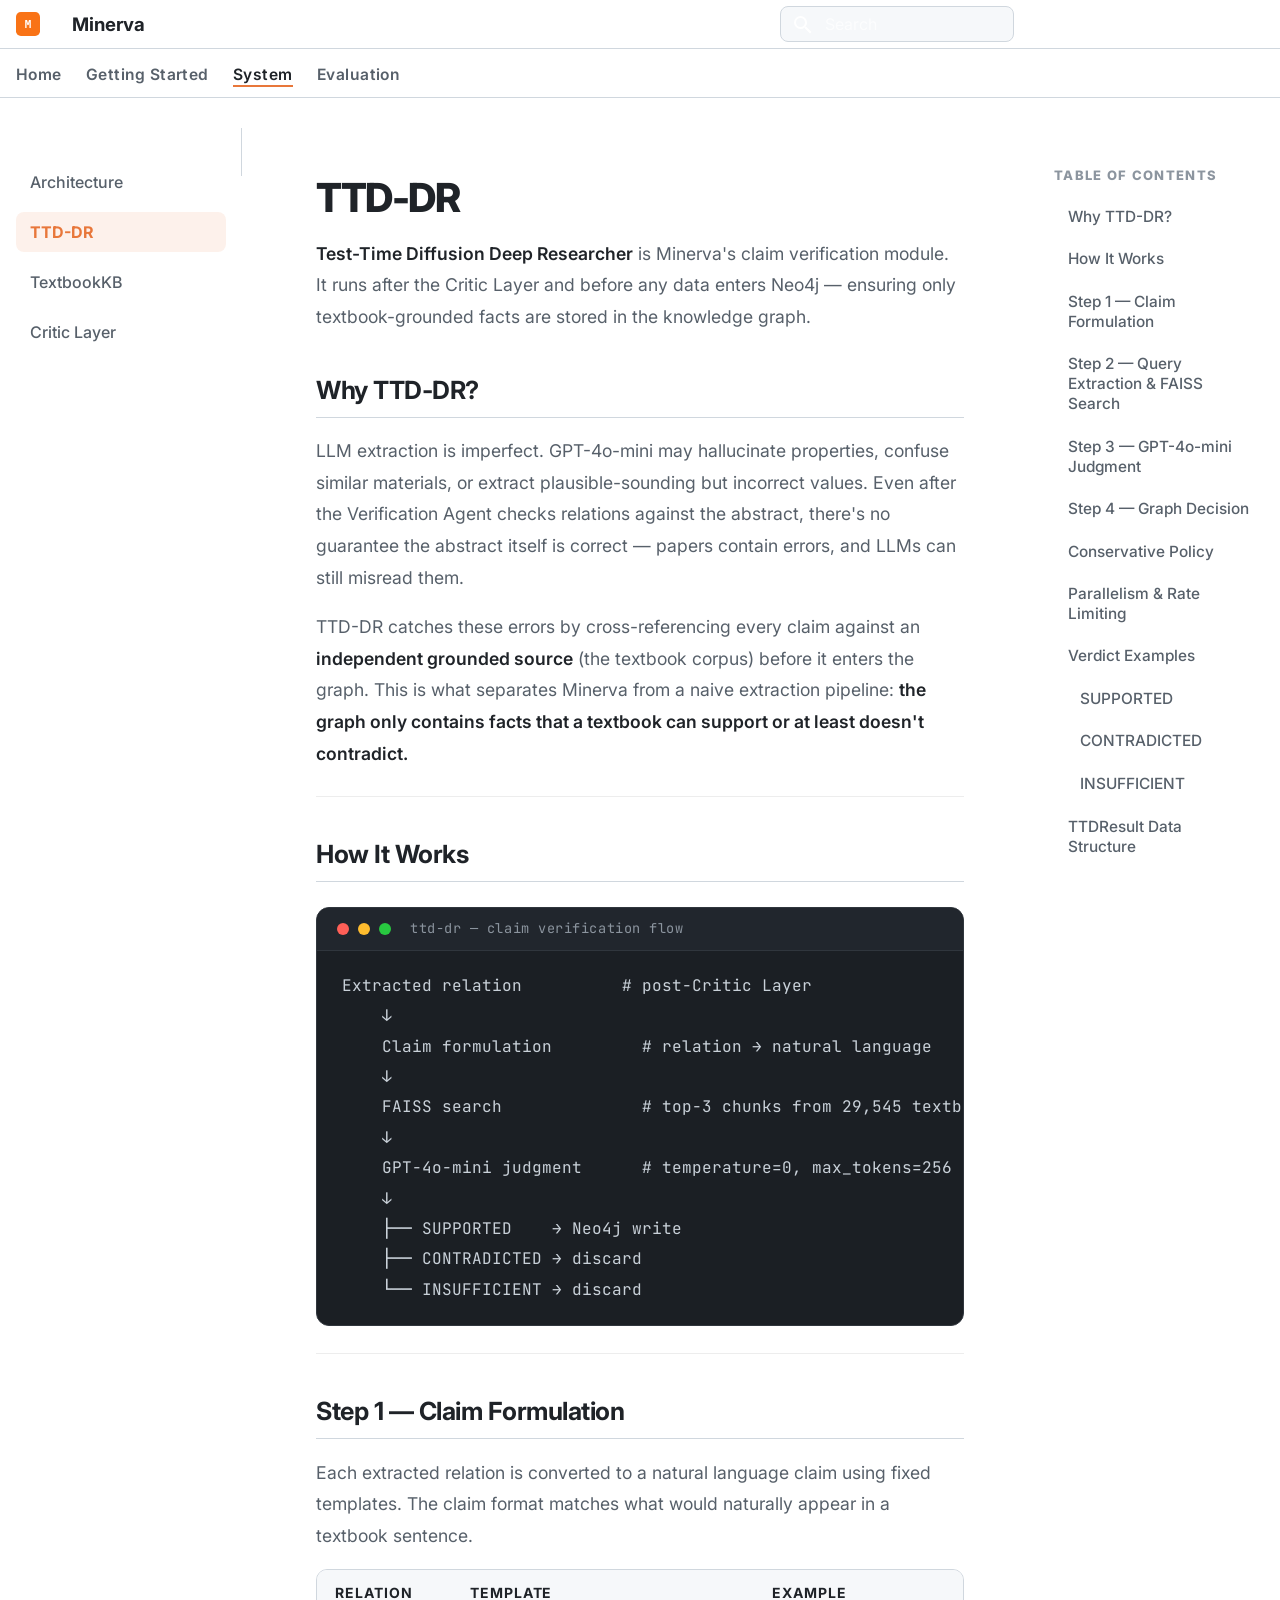
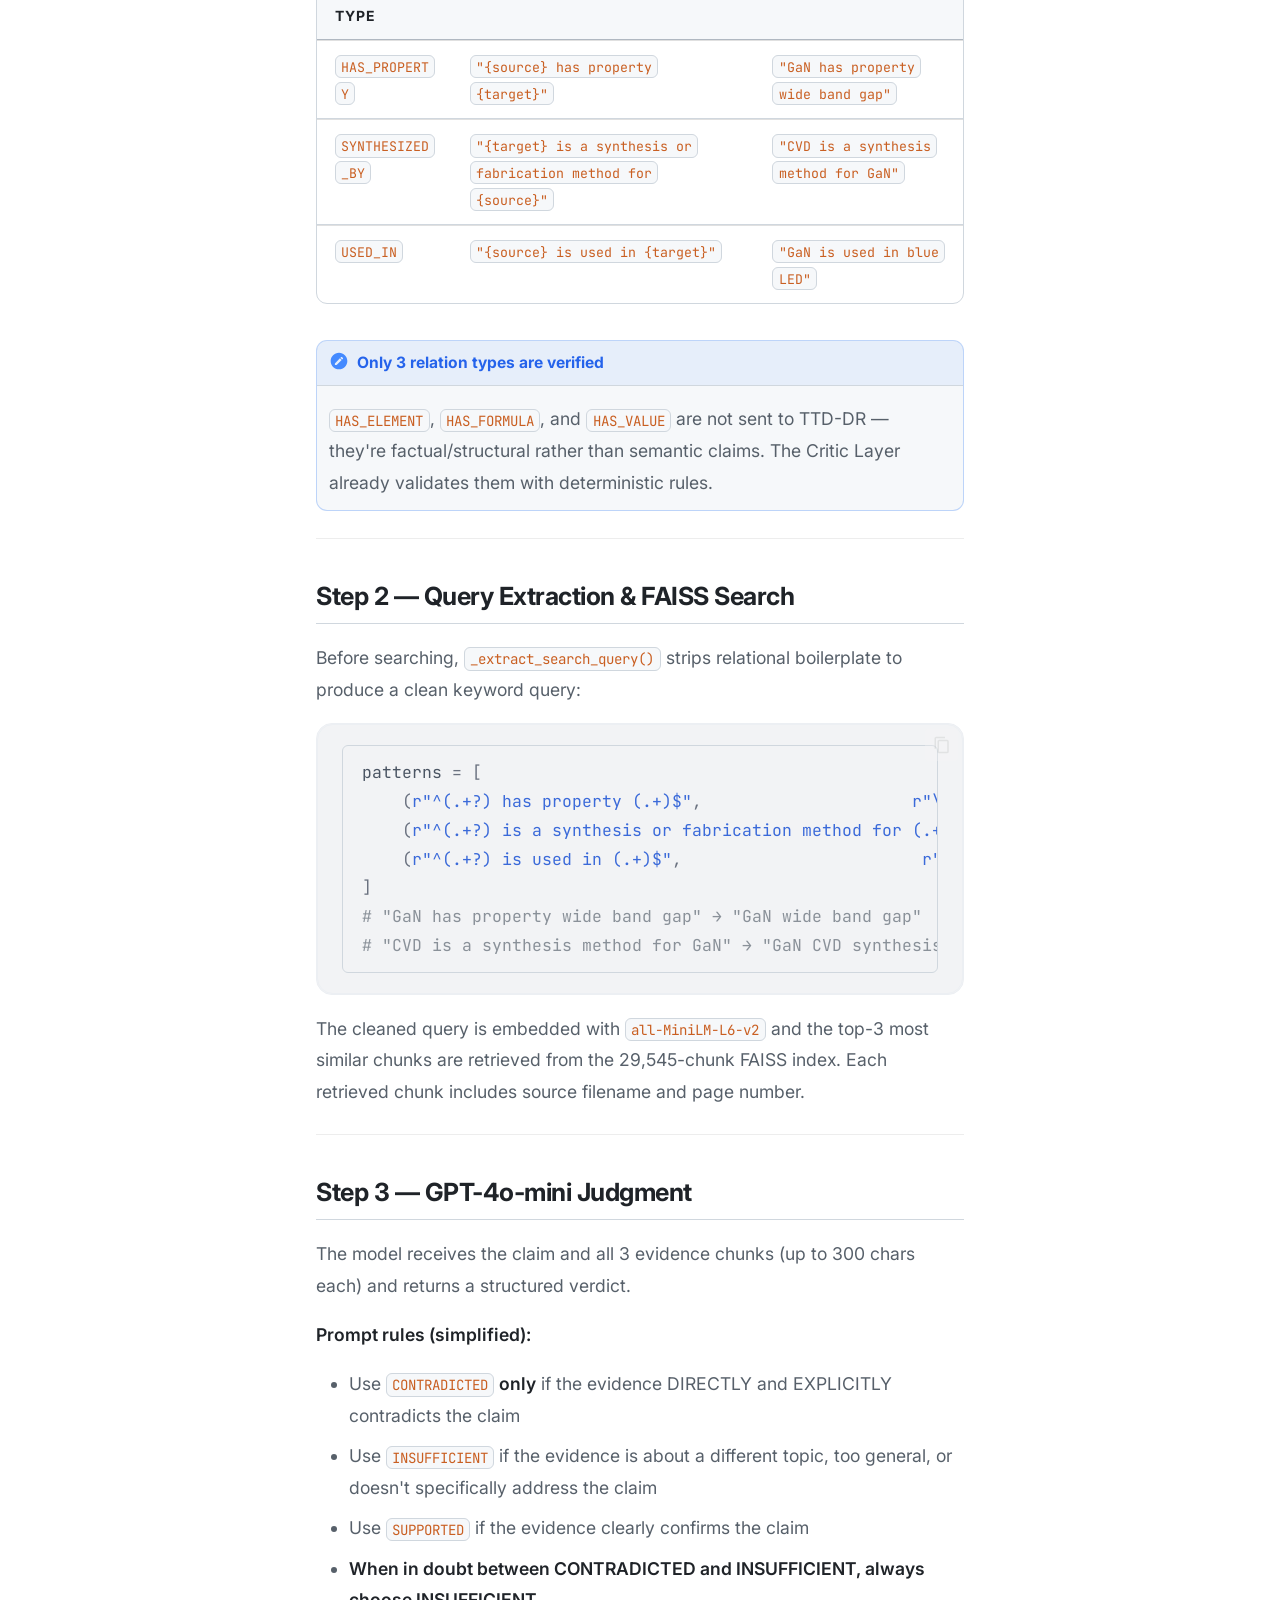
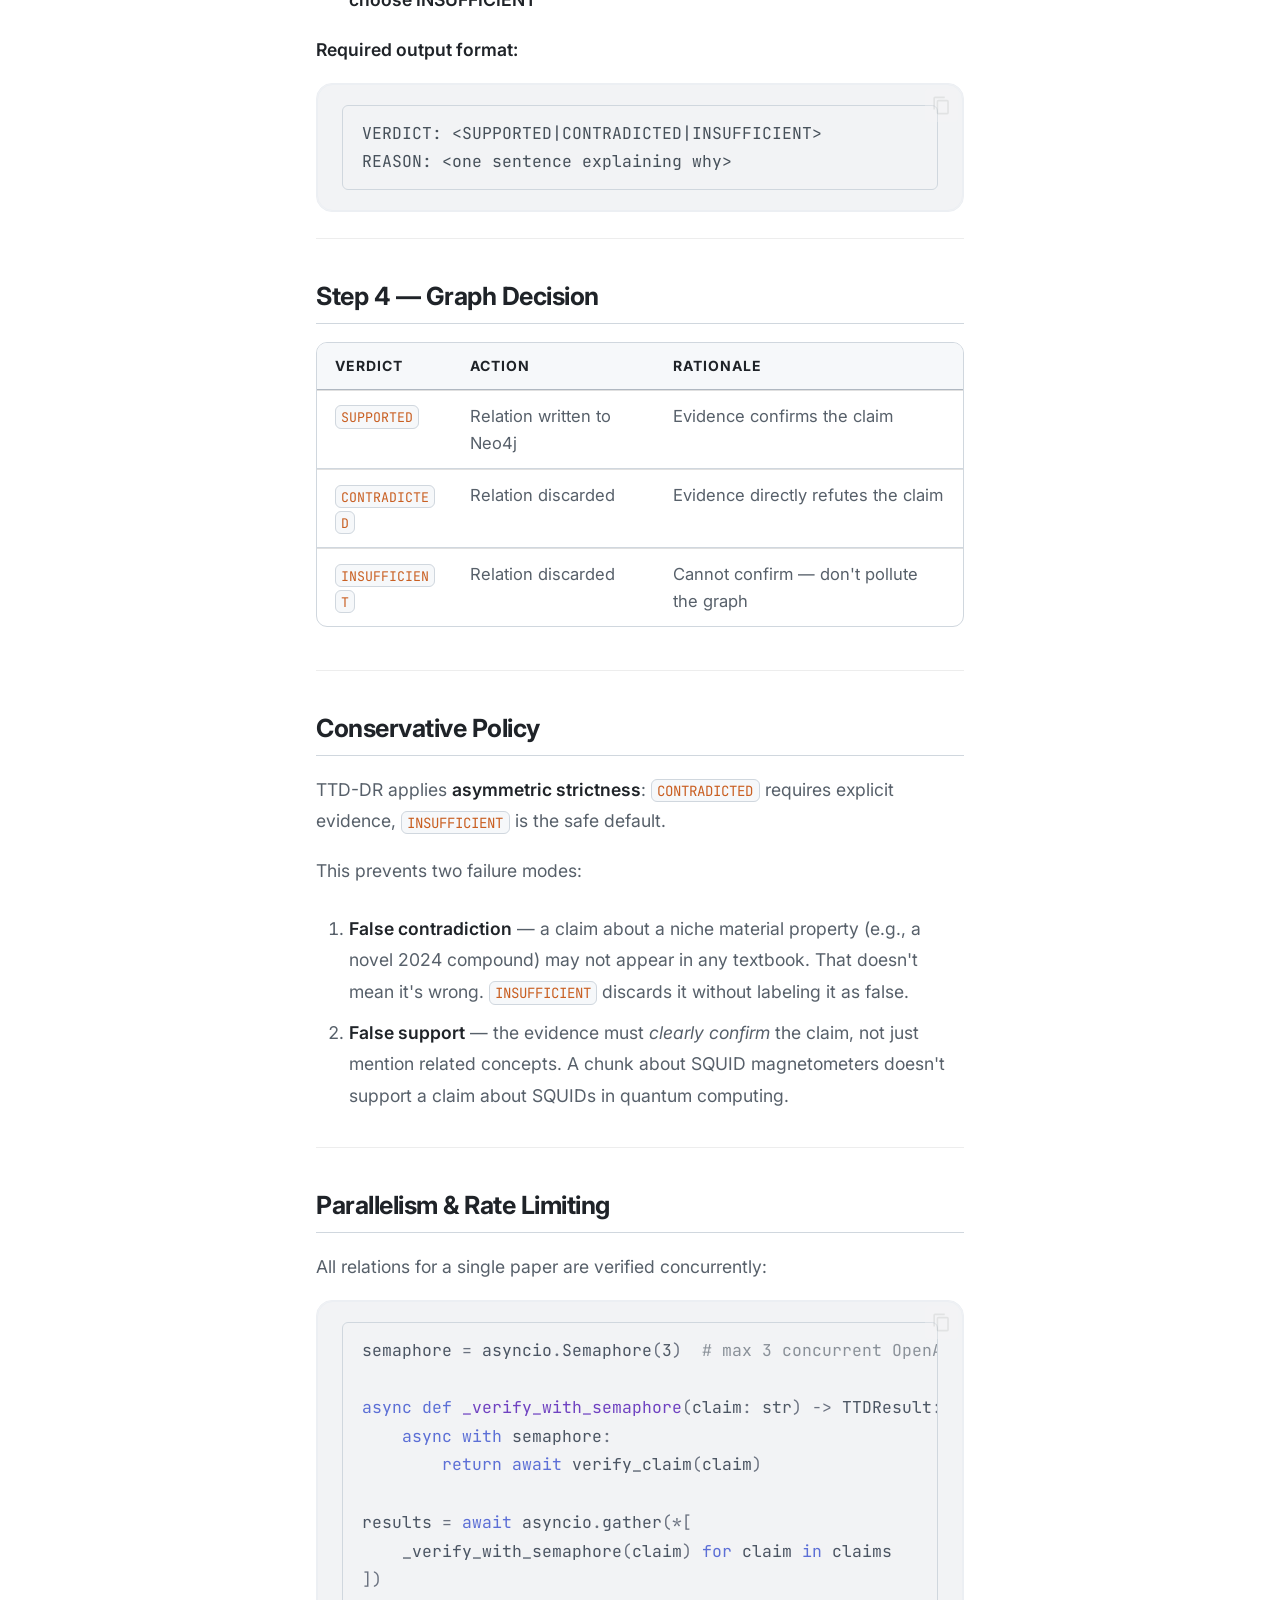
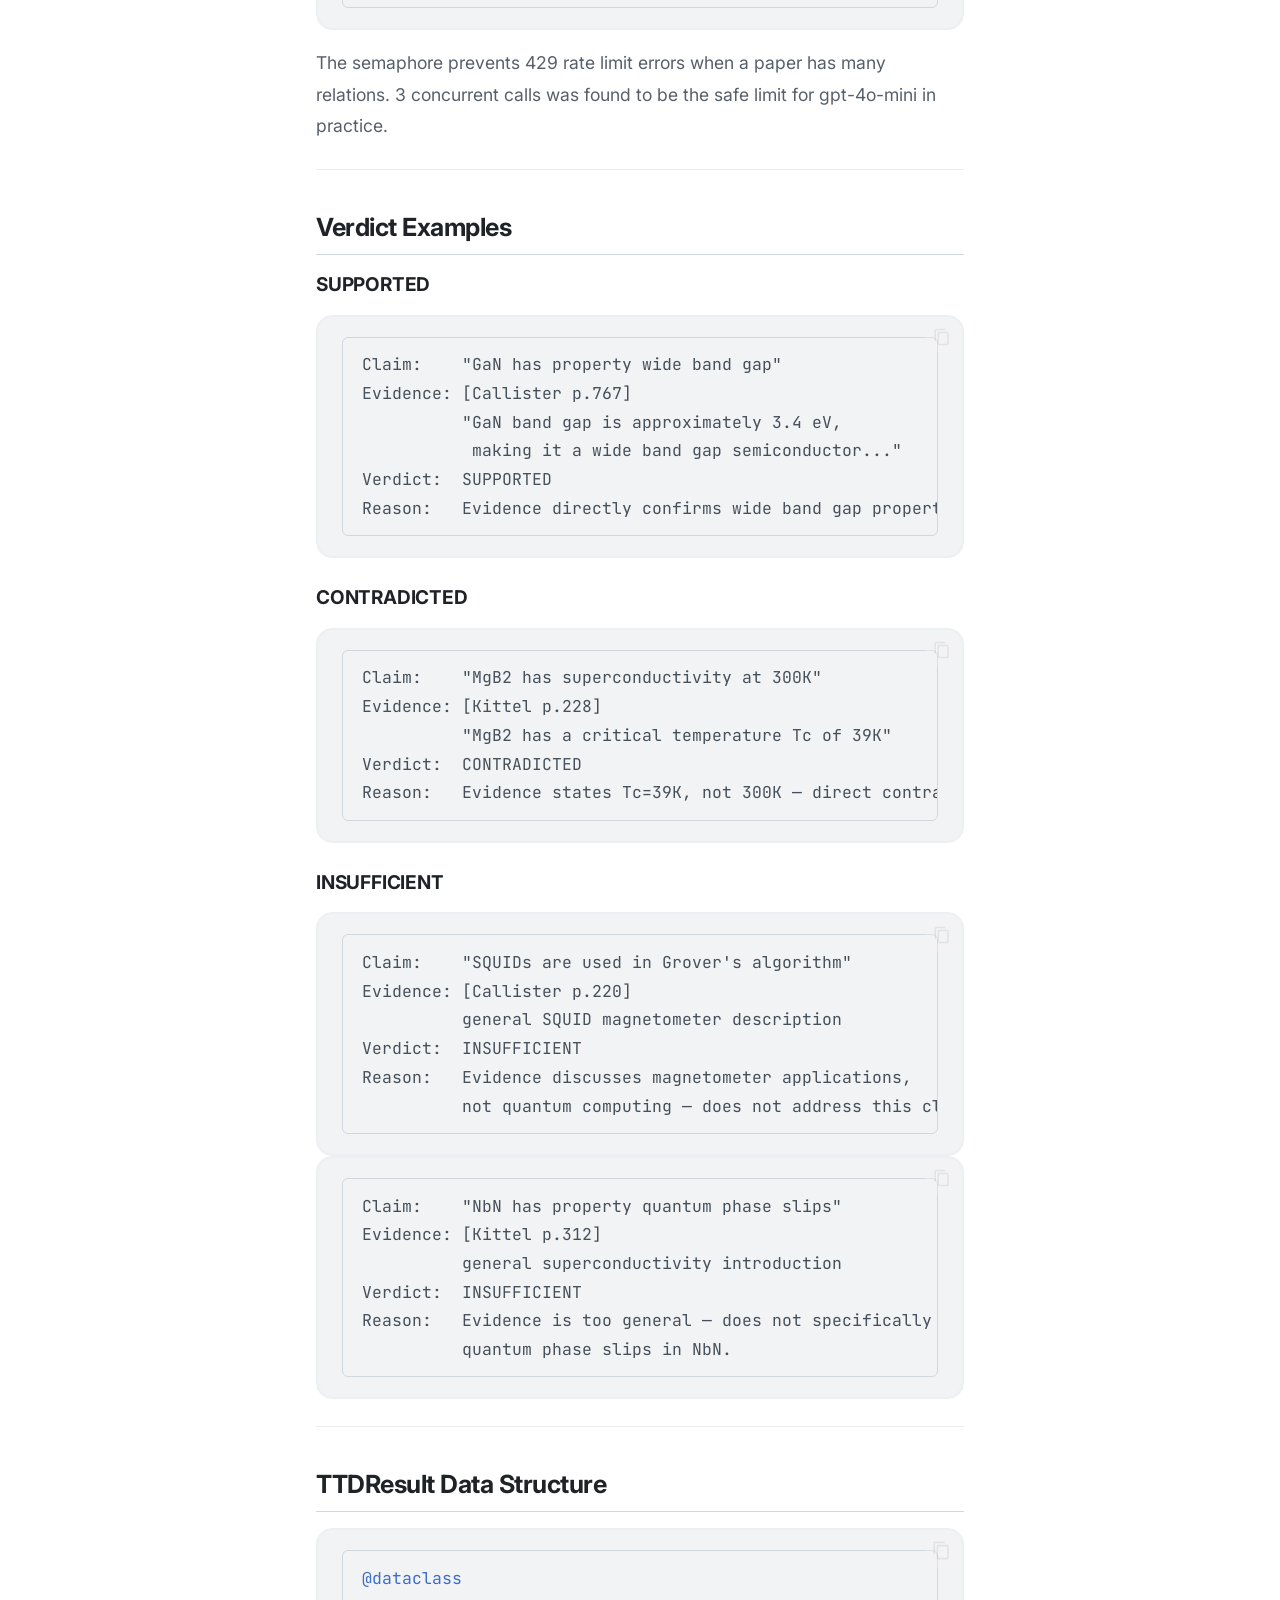
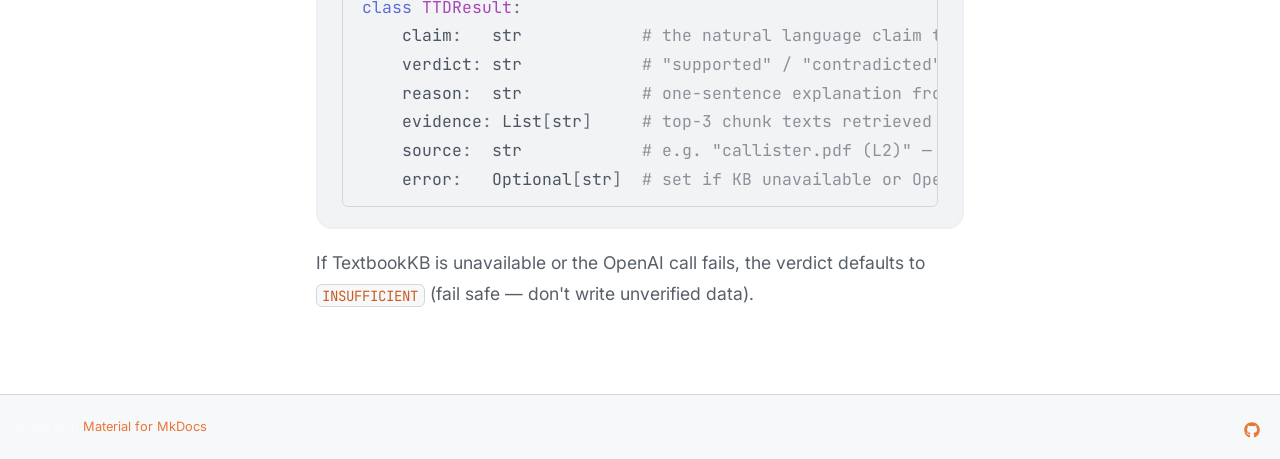
<file: system/ttddr/index.html>
<!doctype html>
<html lang="en" class="no-js">
  <head>
    
      <meta charset="utf-8">
      <meta name="viewport" content="width=device-width,initial-scale=1">
      
        <meta name="description" content="Materials Science Knowledge Graph System">
      
      
      
        <link rel="canonical" href="https://snsevval.github.io/scientific-literature-knowledge-graph/system/ttddr/">
      
      
        <link rel="prev" href="../architecture/">
      
      
        <link rel="next" href="../textbookkb/">
      
      
        
      
      
      <link rel="icon" href="../../assets/logo.svg">
      <meta name="generator" content="mkdocs-1.6.1, mkdocs-material-9.7.6">
    
    
      
        <title>TTD-DR - Minerva</title>
      
    
    
      <link rel="stylesheet" href="../../assets/stylesheets/main.484c7ddc.min.css">
      
        
        <link rel="stylesheet" href="../../assets/stylesheets/palette.ab4e12ef.min.css">
      
      


    
    
      
    
    
      
        
        
        <link rel="preconnect" href="https://fonts.gstatic.com" crossorigin>
        <link rel="stylesheet" href="https://fonts.googleapis.com/css?family=Inter:300,300i,400,400i,700,700i%7CJetBrains+Mono:400,400i,700,700i&display=fallback">
        <style>:root{--md-text-font:"Inter";--md-code-font:"JetBrains Mono"}</style>
      
    
    
      <link rel="stylesheet" href="../../stylesheets/extra.css">
    
    <script>__md_scope=new URL("../..",location),__md_hash=e=>[...e].reduce(((e,_)=>(e<<5)-e+_.charCodeAt(0)),0),__md_get=(e,_=localStorage,t=__md_scope)=>JSON.parse(_.getItem(t.pathname+"."+e)),__md_set=(e,_,t=localStorage,a=__md_scope)=>{try{t.setItem(a.pathname+"."+e,JSON.stringify(_))}catch(e){}}</script>
    
      

    
    
  </head>
  
  
    
    
      
    
    
    
    
    <body dir="ltr" data-md-color-scheme="default" data-md-color-primary="deep-orange" data-md-color-accent="deep-orange">
  
    
    <input class="md-toggle" data-md-toggle="drawer" type="checkbox" id="__drawer" autocomplete="off">
    <input class="md-toggle" data-md-toggle="search" type="checkbox" id="__search" autocomplete="off">
    <label class="md-overlay" for="__drawer"></label>
    <div data-md-component="skip">
      
        
        <a href="#ttd-dr" class="md-skip">
          Skip to content
        </a>
      
    </div>
    <div data-md-component="announce">
      
    </div>
    
    
      

<header class="md-header" data-md-component="header">
  <nav class="md-header__inner md-grid" aria-label="Header">
    <a href="../.." title="Minerva" class="md-header__button md-logo" aria-label="Minerva" data-md-component="logo">
      
  <img src="../../assets/logo.svg" alt="logo">

    </a>
    <label class="md-header__button md-icon" for="__drawer">
      
      <svg xmlns="http://www.w3.org/2000/svg" viewBox="0 0 24 24"><path d="M3 6h18v2H3zm0 5h18v2H3zm0 5h18v2H3z"/></svg>
    </label>
    <div class="md-header__title" data-md-component="header-title">
      <div class="md-header__ellipsis">
        <div class="md-header__topic">
          <span class="md-ellipsis">
            Minerva
          </span>
        </div>
        <div class="md-header__topic" data-md-component="header-topic">
          <span class="md-ellipsis">
            
              TTD-DR
            
          </span>
        </div>
      </div>
    </div>
    
      
        <form class="md-header__option" data-md-component="palette">
  
    
    
    
    <input class="md-option" data-md-color-media="" data-md-color-scheme="default" data-md-color-primary="deep-orange" data-md-color-accent="deep-orange"  aria-label="Switch to dark mode"  type="radio" name="__palette" id="__palette_0">
    
      <label class="md-header__button md-icon" title="Switch to dark mode" for="__palette_1" hidden>
        <svg xmlns="http://www.w3.org/2000/svg" viewBox="0 0 24 24"><path d="M12 18c-.89 0-1.74-.2-2.5-.55C11.56 16.5 13 14.42 13 12s-1.44-4.5-3.5-5.45C10.26 6.2 11.11 6 12 6a6 6 0 0 1 6 6 6 6 0 0 1-6 6m8-9.31V4h-4.69L12 .69 8.69 4H4v4.69L.69 12 4 15.31V20h4.69L12 23.31 15.31 20H20v-4.69L23.31 12z"/></svg>
      </label>
    
  
    
    
    
    <input class="md-option" data-md-color-media="" data-md-color-scheme="slate" data-md-color-primary="deep-orange" data-md-color-accent="deep-orange"  aria-label="Switch to light mode"  type="radio" name="__palette" id="__palette_1">
    
      <label class="md-header__button md-icon" title="Switch to light mode" for="__palette_0" hidden>
        <svg xmlns="http://www.w3.org/2000/svg" viewBox="0 0 24 24"><path d="M12 8a4 4 0 0 0-4 4 4 4 0 0 0 4 4 4 4 0 0 0 4-4 4 4 0 0 0-4-4m0 10a6 6 0 0 1-6-6 6 6 0 0 1 6-6 6 6 0 0 1 6 6 6 6 0 0 1-6 6m8-9.31V4h-4.69L12 .69 8.69 4H4v4.69L.69 12 4 15.31V20h4.69L12 23.31 15.31 20H20v-4.69L23.31 12z"/></svg>
      </label>
    
  
</form>
      
    
    
      <script>var palette=__md_get("__palette");if(palette&&palette.color){if("(prefers-color-scheme)"===palette.color.media){var media=matchMedia("(prefers-color-scheme: light)"),input=document.querySelector(media.matches?"[data-md-color-media='(prefers-color-scheme: light)']":"[data-md-color-media='(prefers-color-scheme: dark)']");palette.color.media=input.getAttribute("data-md-color-media"),palette.color.scheme=input.getAttribute("data-md-color-scheme"),palette.color.primary=input.getAttribute("data-md-color-primary"),palette.color.accent=input.getAttribute("data-md-color-accent")}for(var[key,value]of Object.entries(palette.color))document.body.setAttribute("data-md-color-"+key,value)}</script>
    
    
    
      
      
        <label class="md-header__button md-icon" for="__search">
          
          <svg xmlns="http://www.w3.org/2000/svg" viewBox="0 0 24 24"><path d="M9.5 3A6.5 6.5 0 0 1 16 9.5c0 1.61-.59 3.09-1.56 4.23l.27.27h.79l5 5-1.5 1.5-5-5v-.79l-.27-.27A6.52 6.52 0 0 1 9.5 16 6.5 6.5 0 0 1 3 9.5 6.5 6.5 0 0 1 9.5 3m0 2C7 5 5 7 5 9.5S7 14 9.5 14 14 12 14 9.5 12 5 9.5 5"/></svg>
        </label>
        <div class="md-search" data-md-component="search" role="dialog">
  <label class="md-search__overlay" for="__search"></label>
  <div class="md-search__inner" role="search">
    <form class="md-search__form" name="search">
      <input type="text" class="md-search__input" name="query" aria-label="Search" placeholder="Search" autocapitalize="off" autocorrect="off" autocomplete="off" spellcheck="false" data-md-component="search-query" required>
      <label class="md-search__icon md-icon" for="__search">
        
        <svg xmlns="http://www.w3.org/2000/svg" viewBox="0 0 24 24"><path d="M9.5 3A6.5 6.5 0 0 1 16 9.5c0 1.61-.59 3.09-1.56 4.23l.27.27h.79l5 5-1.5 1.5-5-5v-.79l-.27-.27A6.52 6.52 0 0 1 9.5 16 6.5 6.5 0 0 1 3 9.5 6.5 6.5 0 0 1 9.5 3m0 2C7 5 5 7 5 9.5S7 14 9.5 14 14 12 14 9.5 12 5 9.5 5"/></svg>
        
        <svg xmlns="http://www.w3.org/2000/svg" viewBox="0 0 24 24"><path d="M20 11v2H8l5.5 5.5-1.42 1.42L4.16 12l7.92-7.92L13.5 5.5 8 11z"/></svg>
      </label>
      <nav class="md-search__options" aria-label="Search">
        
        <button type="reset" class="md-search__icon md-icon" title="Clear" aria-label="Clear" tabindex="-1">
          
          <svg xmlns="http://www.w3.org/2000/svg" viewBox="0 0 24 24"><path d="M19 6.41 17.59 5 12 10.59 6.41 5 5 6.41 10.59 12 5 17.59 6.41 19 12 13.41 17.59 19 19 17.59 13.41 12z"/></svg>
        </button>
      </nav>
      
        <div class="md-search__suggest" data-md-component="search-suggest"></div>
      
    </form>
    <div class="md-search__output">
      <div class="md-search__scrollwrap" tabindex="0" data-md-scrollfix>
        <div class="md-search-result" data-md-component="search-result">
          <div class="md-search-result__meta">
            Initializing search
          </div>
          <ol class="md-search-result__list" role="presentation"></ol>
        </div>
      </div>
    </div>
  </div>
</div>
      
    
    
      <div class="md-header__source">
        <a href="https://github.com/snsevval/scientific-literature-knowledge-graph" title="Go to repository" class="md-source" data-md-component="source">
  <div class="md-source__icon md-icon">
    
    <svg xmlns="http://www.w3.org/2000/svg" viewBox="0 0 448 512"><!--! Font Awesome Free 7.1.0 by @fontawesome - https://fontawesome.com License - https://fontawesome.com/license/free (Icons: CC BY 4.0, Fonts: SIL OFL 1.1, Code: MIT License) Copyright 2025 Fonticons, Inc.--><path d="M439.6 236.1 244 40.5c-5.4-5.5-12.8-8.5-20.4-8.5s-15 3-20.4 8.4L162.5 81l51.5 51.5c27.1-9.1 52.7 16.8 43.4 43.7l49.7 49.7c34.2-11.8 61.2 31 35.5 56.7-26.5 26.5-70.2-2.9-56-37.3L240.3 199v121.9c25.3 12.5 22.3 41.8 9.1 55-6.4 6.4-15.2 10.1-24.3 10.1s-17.8-3.6-24.3-10.1c-17.6-17.6-11.1-46.9 11.2-56v-123c-20.8-8.5-24.6-30.7-18.6-45L142.6 101 8.5 235.1C3 240.6 0 247.9 0 255.5s3 15 8.5 20.4l195.6 195.7c5.4 5.4 12.7 8.4 20.4 8.4s15-3 20.4-8.4l194.7-194.7c5.4-5.4 8.4-12.8 8.4-20.4s-3-15-8.4-20.4"/></svg>
  </div>
  <div class="md-source__repository">
    snsevval/minerva
  </div>
</a>
      </div>
    
  </nav>
  
</header>
    
    <div class="md-container" data-md-component="container">
      
      
        
          
            
<nav class="md-tabs" aria-label="Tabs" data-md-component="tabs">
  <div class="md-grid">
    <ul class="md-tabs__list">
      
        
  
  
  
  
    <li class="md-tabs__item">
      <a href="../.." class="md-tabs__link">
        
  
  
    
  
  Home

      </a>
    </li>
  

      
        
  
  
  
  
    
    
      <li class="md-tabs__item">
        <a href="../../quickstart/" class="md-tabs__link">
          
  
  
  Getting Started

        </a>
      </li>
    
  

      
        
  
  
  
    
  
  
    
    
      <li class="md-tabs__item md-tabs__item--active">
        <a href="../architecture/" class="md-tabs__link">
          
  
  
  System

        </a>
      </li>
    
  

      
        
  
  
  
  
    
    
      <li class="md-tabs__item">
        <a href="../../evaluation/benchmark/" class="md-tabs__link">
          
  
  
  Evaluation

        </a>
      </li>
    
  

      
    </ul>
  </div>
</nav>
          
        
      
      <main class="md-main" data-md-component="main">
        <div class="md-main__inner md-grid">
          
            
              
              <div class="md-sidebar md-sidebar--primary" data-md-component="sidebar" data-md-type="navigation" >
                <div class="md-sidebar__scrollwrap">
                  <div class="md-sidebar__inner">
                    


  


<nav class="md-nav md-nav--primary md-nav--lifted" aria-label="Navigation" data-md-level="0">
  <label class="md-nav__title" for="__drawer">
    <a href="../.." title="Minerva" class="md-nav__button md-logo" aria-label="Minerva" data-md-component="logo">
      
  <img src="../../assets/logo.svg" alt="logo">

    </a>
    Minerva
  </label>
  
    <div class="md-nav__source">
      <a href="https://github.com/snsevval/scientific-literature-knowledge-graph" title="Go to repository" class="md-source" data-md-component="source">
  <div class="md-source__icon md-icon">
    
    <svg xmlns="http://www.w3.org/2000/svg" viewBox="0 0 448 512"><!--! Font Awesome Free 7.1.0 by @fontawesome - https://fontawesome.com License - https://fontawesome.com/license/free (Icons: CC BY 4.0, Fonts: SIL OFL 1.1, Code: MIT License) Copyright 2025 Fonticons, Inc.--><path d="M439.6 236.1 244 40.5c-5.4-5.5-12.8-8.5-20.4-8.5s-15 3-20.4 8.4L162.5 81l51.5 51.5c27.1-9.1 52.7 16.8 43.4 43.7l49.7 49.7c34.2-11.8 61.2 31 35.5 56.7-26.5 26.5-70.2-2.9-56-37.3L240.3 199v121.9c25.3 12.5 22.3 41.8 9.1 55-6.4 6.4-15.2 10.1-24.3 10.1s-17.8-3.6-24.3-10.1c-17.6-17.6-11.1-46.9 11.2-56v-123c-20.8-8.5-24.6-30.7-18.6-45L142.6 101 8.5 235.1C3 240.6 0 247.9 0 255.5s3 15 8.5 20.4l195.6 195.7c5.4 5.4 12.7 8.4 20.4 8.4s15-3 20.4-8.4l194.7-194.7c5.4-5.4 8.4-12.8 8.4-20.4s-3-15-8.4-20.4"/></svg>
  </div>
  <div class="md-source__repository">
    snsevval/minerva
  </div>
</a>
    </div>
  
  <ul class="md-nav__list" data-md-scrollfix>
    
      
      
  
  
  
  
    <li class="md-nav__item">
      <a href="../.." class="md-nav__link">
        
  
  
  <span class="md-ellipsis">
    
  
    Home
  

    
  </span>
  
  

      </a>
    </li>
  

    
      
      
  
  
  
  
    
    
    
    
      
      
        
      
    
    
    <li class="md-nav__item md-nav__item--nested">
      
        
        
          
        
        <input class="md-nav__toggle md-toggle md-toggle--indeterminate" type="checkbox" id="__nav_2" >
        
          
          <label class="md-nav__link" for="__nav_2" id="__nav_2_label" tabindex="0">
            
  
  
  <span class="md-ellipsis">
    
  
    Getting Started
  

    
  </span>
  
  

            <span class="md-nav__icon md-icon"></span>
          </label>
        
        <nav class="md-nav" data-md-level="1" aria-labelledby="__nav_2_label" aria-expanded="false">
          <label class="md-nav__title" for="__nav_2">
            <span class="md-nav__icon md-icon"></span>
            
  
    Getting Started
  

          </label>
          <ul class="md-nav__list" data-md-scrollfix>
            
              
                
  
  
  
  
    <li class="md-nav__item">
      <a href="../../quickstart/" class="md-nav__link">
        
  
  
  <span class="md-ellipsis">
    
  
    Quick Start
  

    
  </span>
  
  

      </a>
    </li>
  

              
            
              
                
  
  
  
  
    <li class="md-nav__item">
      <a href="../../installation/" class="md-nav__link">
        
  
  
  <span class="md-ellipsis">
    
  
    Installation
  

    
  </span>
  
  

      </a>
    </li>
  

              
            
          </ul>
        </nav>
      
    </li>
  

    
      
      
  
  
    
  
  
  
    
    
    
    
      
        
        
      
      
        
      
    
    
    <li class="md-nav__item md-nav__item--active md-nav__item--section md-nav__item--nested">
      
        
        
        <input class="md-nav__toggle md-toggle " type="checkbox" id="__nav_3" checked>
        
          
          <label class="md-nav__link" for="__nav_3" id="__nav_3_label" tabindex="">
            
  
  
  <span class="md-ellipsis">
    
  
    System
  

    
  </span>
  
  

            <span class="md-nav__icon md-icon"></span>
          </label>
        
        <nav class="md-nav" data-md-level="1" aria-labelledby="__nav_3_label" aria-expanded="true">
          <label class="md-nav__title" for="__nav_3">
            <span class="md-nav__icon md-icon"></span>
            
  
    System
  

          </label>
          <ul class="md-nav__list" data-md-scrollfix>
            
              
                
  
  
  
  
    <li class="md-nav__item">
      <a href="../architecture/" class="md-nav__link">
        
  
  
  <span class="md-ellipsis">
    
  
    Architecture
  

    
  </span>
  
  

      </a>
    </li>
  

              
            
              
                
  
  
    
  
  
  
    <li class="md-nav__item md-nav__item--active">
      
      <input class="md-nav__toggle md-toggle" type="checkbox" id="__toc">
      
      
        
      
      
        <label class="md-nav__link md-nav__link--active" for="__toc">
          
  
  
  <span class="md-ellipsis">
    
  
    TTD-DR
  

    
  </span>
  
  

          <span class="md-nav__icon md-icon"></span>
        </label>
      
      <a href="./" class="md-nav__link md-nav__link--active">
        
  
  
  <span class="md-ellipsis">
    
  
    TTD-DR
  

    
  </span>
  
  

      </a>
      
        

<nav class="md-nav md-nav--secondary" aria-label="Table of contents">
  
  
  
    
  
  
    <label class="md-nav__title" for="__toc">
      <span class="md-nav__icon md-icon"></span>
      Table of contents
    </label>
    <ul class="md-nav__list" data-md-component="toc" data-md-scrollfix>
      
        <li class="md-nav__item">
  <a href="#why-ttd-dr" class="md-nav__link">
    <span class="md-ellipsis">
      
        Why TTD-DR?
      
    </span>
  </a>
  
</li>
      
        <li class="md-nav__item">
  <a href="#how-it-works" class="md-nav__link">
    <span class="md-ellipsis">
      
        How It Works
      
    </span>
  </a>
  
</li>
      
        <li class="md-nav__item">
  <a href="#step-1-claim-formulation" class="md-nav__link">
    <span class="md-ellipsis">
      
        Step 1 — Claim Formulation
      
    </span>
  </a>
  
</li>
      
        <li class="md-nav__item">
  <a href="#step-2-query-extraction-faiss-search" class="md-nav__link">
    <span class="md-ellipsis">
      
        Step 2 — Query Extraction &amp; FAISS Search
      
    </span>
  </a>
  
</li>
      
        <li class="md-nav__item">
  <a href="#step-3-gpt-4o-mini-judgment" class="md-nav__link">
    <span class="md-ellipsis">
      
        Step 3 — GPT-4o-mini Judgment
      
    </span>
  </a>
  
</li>
      
        <li class="md-nav__item">
  <a href="#step-4-graph-decision" class="md-nav__link">
    <span class="md-ellipsis">
      
        Step 4 — Graph Decision
      
    </span>
  </a>
  
</li>
      
        <li class="md-nav__item">
  <a href="#conservative-policy" class="md-nav__link">
    <span class="md-ellipsis">
      
        Conservative Policy
      
    </span>
  </a>
  
</li>
      
        <li class="md-nav__item">
  <a href="#parallelism-rate-limiting" class="md-nav__link">
    <span class="md-ellipsis">
      
        Parallelism &amp; Rate Limiting
      
    </span>
  </a>
  
</li>
      
        <li class="md-nav__item">
  <a href="#verdict-examples" class="md-nav__link">
    <span class="md-ellipsis">
      
        Verdict Examples
      
    </span>
  </a>
  
    <nav class="md-nav" aria-label="Verdict Examples">
      <ul class="md-nav__list">
        
          <li class="md-nav__item">
  <a href="#supported" class="md-nav__link">
    <span class="md-ellipsis">
      
        SUPPORTED
      
    </span>
  </a>
  
</li>
        
          <li class="md-nav__item">
  <a href="#contradicted" class="md-nav__link">
    <span class="md-ellipsis">
      
        CONTRADICTED
      
    </span>
  </a>
  
</li>
        
          <li class="md-nav__item">
  <a href="#insufficient" class="md-nav__link">
    <span class="md-ellipsis">
      
        INSUFFICIENT
      
    </span>
  </a>
  
</li>
        
      </ul>
    </nav>
  
</li>
      
        <li class="md-nav__item">
  <a href="#ttdresult-data-structure" class="md-nav__link">
    <span class="md-ellipsis">
      
        TTDResult Data Structure
      
    </span>
  </a>
  
</li>
      
    </ul>
  
</nav>
      
    </li>
  

              
            
              
                
  
  
  
  
    <li class="md-nav__item">
      <a href="../textbookkb/" class="md-nav__link">
        
  
  
  <span class="md-ellipsis">
    
  
    TextbookKB
  

    
  </span>
  
  

      </a>
    </li>
  

              
            
              
                
  
  
  
  
    <li class="md-nav__item">
      <a href="../critic/" class="md-nav__link">
        
  
  
  <span class="md-ellipsis">
    
  
    Critic Layer
  

    
  </span>
  
  

      </a>
    </li>
  

              
            
          </ul>
        </nav>
      
    </li>
  

    
      
      
  
  
  
  
    
    
    
    
      
      
        
      
    
    
    <li class="md-nav__item md-nav__item--nested">
      
        
        
          
        
        <input class="md-nav__toggle md-toggle md-toggle--indeterminate" type="checkbox" id="__nav_4" >
        
          
          <label class="md-nav__link" for="__nav_4" id="__nav_4_label" tabindex="0">
            
  
  
  <span class="md-ellipsis">
    
  
    Evaluation
  

    
  </span>
  
  

            <span class="md-nav__icon md-icon"></span>
          </label>
        
        <nav class="md-nav" data-md-level="1" aria-labelledby="__nav_4_label" aria-expanded="false">
          <label class="md-nav__title" for="__nav_4">
            <span class="md-nav__icon md-icon"></span>
            
  
    Evaluation
  

          </label>
          <ul class="md-nav__list" data-md-scrollfix>
            
              
                
  
  
  
  
    <li class="md-nav__item">
      <a href="../../evaluation/benchmark/" class="md-nav__link">
        
  
  
  <span class="md-ellipsis">
    
  
    Benchmark
  

    
  </span>
  
  

      </a>
    </li>
  

              
            
              
                
  
  
  
  
    <li class="md-nav__item">
      <a href="../../evaluation/results/" class="md-nav__link">
        
  
  
  <span class="md-ellipsis">
    
  
    Results
  

    
  </span>
  
  

      </a>
    </li>
  

              
            
              
                
  
  
  
  
    <li class="md-nav__item">
      <a href="../../evaluation/dataset/" class="md-nav__link">
        
  
  
  <span class="md-ellipsis">
    
  
    Dataset
  

    
  </span>
  
  

      </a>
    </li>
  

              
            
          </ul>
        </nav>
      
    </li>
  

    
  </ul>
</nav>
                  </div>
                </div>
              </div>
            
            
              
              <div class="md-sidebar md-sidebar--secondary" data-md-component="sidebar" data-md-type="toc" >
                <div class="md-sidebar__scrollwrap">
                  <div class="md-sidebar__inner">
                    

<nav class="md-nav md-nav--secondary" aria-label="Table of contents">
  
  
  
    
  
  
    <label class="md-nav__title" for="__toc">
      <span class="md-nav__icon md-icon"></span>
      Table of contents
    </label>
    <ul class="md-nav__list" data-md-component="toc" data-md-scrollfix>
      
        <li class="md-nav__item">
  <a href="#why-ttd-dr" class="md-nav__link">
    <span class="md-ellipsis">
      
        Why TTD-DR?
      
    </span>
  </a>
  
</li>
      
        <li class="md-nav__item">
  <a href="#how-it-works" class="md-nav__link">
    <span class="md-ellipsis">
      
        How It Works
      
    </span>
  </a>
  
</li>
      
        <li class="md-nav__item">
  <a href="#step-1-claim-formulation" class="md-nav__link">
    <span class="md-ellipsis">
      
        Step 1 — Claim Formulation
      
    </span>
  </a>
  
</li>
      
        <li class="md-nav__item">
  <a href="#step-2-query-extraction-faiss-search" class="md-nav__link">
    <span class="md-ellipsis">
      
        Step 2 — Query Extraction &amp; FAISS Search
      
    </span>
  </a>
  
</li>
      
        <li class="md-nav__item">
  <a href="#step-3-gpt-4o-mini-judgment" class="md-nav__link">
    <span class="md-ellipsis">
      
        Step 3 — GPT-4o-mini Judgment
      
    </span>
  </a>
  
</li>
      
        <li class="md-nav__item">
  <a href="#step-4-graph-decision" class="md-nav__link">
    <span class="md-ellipsis">
      
        Step 4 — Graph Decision
      
    </span>
  </a>
  
</li>
      
        <li class="md-nav__item">
  <a href="#conservative-policy" class="md-nav__link">
    <span class="md-ellipsis">
      
        Conservative Policy
      
    </span>
  </a>
  
</li>
      
        <li class="md-nav__item">
  <a href="#parallelism-rate-limiting" class="md-nav__link">
    <span class="md-ellipsis">
      
        Parallelism &amp; Rate Limiting
      
    </span>
  </a>
  
</li>
      
        <li class="md-nav__item">
  <a href="#verdict-examples" class="md-nav__link">
    <span class="md-ellipsis">
      
        Verdict Examples
      
    </span>
  </a>
  
    <nav class="md-nav" aria-label="Verdict Examples">
      <ul class="md-nav__list">
        
          <li class="md-nav__item">
  <a href="#supported" class="md-nav__link">
    <span class="md-ellipsis">
      
        SUPPORTED
      
    </span>
  </a>
  
</li>
        
          <li class="md-nav__item">
  <a href="#contradicted" class="md-nav__link">
    <span class="md-ellipsis">
      
        CONTRADICTED
      
    </span>
  </a>
  
</li>
        
          <li class="md-nav__item">
  <a href="#insufficient" class="md-nav__link">
    <span class="md-ellipsis">
      
        INSUFFICIENT
      
    </span>
  </a>
  
</li>
        
      </ul>
    </nav>
  
</li>
      
        <li class="md-nav__item">
  <a href="#ttdresult-data-structure" class="md-nav__link">
    <span class="md-ellipsis">
      
        TTDResult Data Structure
      
    </span>
  </a>
  
</li>
      
    </ul>
  
</nav>
                  </div>
                </div>
              </div>
            
          
          
            <div class="md-content" data-md-component="content">
              
              <article class="md-content__inner md-typeset">
                
                  



<h1 id="ttd-dr">TTD-DR<a class="headerlink" href="#ttd-dr" title="Permanent link">&para;</a></h1>
<p><strong>Test-Time Diffusion Deep Researcher</strong> is Minerva's claim verification module. It runs after the Critic Layer and before any data enters Neo4j — ensuring only textbook-grounded facts are stored in the knowledge graph.</p>
<h2 id="why-ttd-dr">Why TTD-DR?<a class="headerlink" href="#why-ttd-dr" title="Permanent link">&para;</a></h2>
<p>LLM extraction is imperfect. GPT-4o-mini may hallucinate properties, confuse similar materials, or extract plausible-sounding but incorrect values. Even after the Verification Agent checks relations against the abstract, there's no guarantee the abstract itself is correct — papers contain errors, and LLMs can still misread them.</p>
<p>TTD-DR catches these errors by cross-referencing every claim against an <strong>independent grounded source</strong> (the textbook corpus) before it enters the graph. This is what separates Minerva from a naive extraction pipeline: <strong>the graph only contains facts that a textbook can support or at least doesn't contradict.</strong></p>
<hr />
<h2 id="how-it-works">How It Works<a class="headerlink" href="#how-it-works" title="Permanent link">&para;</a></h2>
<div class="pipeline">
<div class="pipeline__bar">
  <span class="pipeline__dot pipeline__dot--red"></span>
  <span class="pipeline__dot pipeline__dot--yellow"></span>
  <span class="pipeline__dot pipeline__dot--green"></span>
  <span class="pipeline__label">ttd-dr — claim verification flow</span>
</div>
<div class="pipeline__body">Extracted relation          # post-Critic Layer
    ↓
    Claim formulation         # relation → natural language
    ↓
    FAISS search              # top-3 chunks from 29,545 textbook chunks
    ↓
    GPT-4o-mini judgment      # temperature=0, max_tokens=256
    ↓
    ├── SUPPORTED    → Neo4j write
    ├── CONTRADICTED → discard
    └── INSUFFICIENT → discard</div>
</div>

<hr />
<h2 id="step-1-claim-formulation">Step 1 — Claim Formulation<a class="headerlink" href="#step-1-claim-formulation" title="Permanent link">&para;</a></h2>
<p>Each extracted relation is converted to a natural language claim using fixed templates. The claim format matches what would naturally appear in a textbook sentence.</p>
<table>
<thead>
<tr>
<th>Relation type</th>
<th>Template</th>
<th>Example</th>
</tr>
</thead>
<tbody>
<tr>
<td><code>HAS_PROPERTY</code></td>
<td><code>"{source} has property {target}"</code></td>
<td><code>"GaN has property wide band gap"</code></td>
</tr>
<tr>
<td><code>SYNTHESIZED_BY</code></td>
<td><code>"{target} is a synthesis or fabrication method for {source}"</code></td>
<td><code>"CVD is a synthesis method for GaN"</code></td>
</tr>
<tr>
<td><code>USED_IN</code></td>
<td><code>"{source} is used in {target}"</code></td>
<td><code>"GaN is used in blue LED"</code></td>
</tr>
</tbody>
</table>
<div class="admonition note">
<p class="admonition-title">Only 3 relation types are verified</p>
<p><code>HAS_ELEMENT</code>, <code>HAS_FORMULA</code>, and <code>HAS_VALUE</code> are not sent to TTD-DR — they're factual/structural rather than semantic claims. The Critic Layer already validates them with deterministic rules.</p>
</div>
<hr />
<h2 id="step-2-query-extraction-faiss-search">Step 2 — Query Extraction &amp; FAISS Search<a class="headerlink" href="#step-2-query-extraction-faiss-search" title="Permanent link">&para;</a></h2>
<p>Before searching, <code>_extract_search_query()</code> strips relational boilerplate to produce a clean keyword query:</p>
<div class="highlight"><pre><span></span><code><a id="__codelineno-0-1" name="__codelineno-0-1" href="#__codelineno-0-1"></a><span class="n">patterns</span> <span class="o">=</span> <span class="p">[</span>
<a id="__codelineno-0-2" name="__codelineno-0-2" href="#__codelineno-0-2"></a>    <span class="p">(</span><span class="sa">r</span><span class="s2">&quot;^(.+?) has property (.+)$&quot;</span><span class="p">,</span>                     <span class="sa">r</span><span class="s2">&quot;\1 \2&quot;</span><span class="p">),</span>
<a id="__codelineno-0-3" name="__codelineno-0-3" href="#__codelineno-0-3"></a>    <span class="p">(</span><span class="sa">r</span><span class="s2">&quot;^(.+?) is a synthesis or fabrication method for (.+)$&quot;</span><span class="p">,</span> <span class="sa">r</span><span class="s2">&quot;\2 \1 synthesis&quot;</span><span class="p">),</span>
<a id="__codelineno-0-4" name="__codelineno-0-4" href="#__codelineno-0-4"></a>    <span class="p">(</span><span class="sa">r</span><span class="s2">&quot;^(.+?) is used in (.+)$&quot;</span><span class="p">,</span>                        <span class="sa">r</span><span class="s2">&quot;\1 \2&quot;</span><span class="p">),</span>
<a id="__codelineno-0-5" name="__codelineno-0-5" href="#__codelineno-0-5"></a><span class="p">]</span>
<a id="__codelineno-0-6" name="__codelineno-0-6" href="#__codelineno-0-6"></a><span class="c1"># &quot;GaN has property wide band gap&quot; → &quot;GaN wide band gap&quot;</span>
<a id="__codelineno-0-7" name="__codelineno-0-7" href="#__codelineno-0-7"></a><span class="c1"># &quot;CVD is a synthesis method for GaN&quot; → &quot;GaN CVD synthesis&quot;</span>
</code></pre></div>
<p>The cleaned query is embedded with <code>all-MiniLM-L6-v2</code> and the top-3 most similar chunks are retrieved from the 29,545-chunk FAISS index. Each retrieved chunk includes source filename and page number.</p>
<hr />
<h2 id="step-3-gpt-4o-mini-judgment">Step 3 — GPT-4o-mini Judgment<a class="headerlink" href="#step-3-gpt-4o-mini-judgment" title="Permanent link">&para;</a></h2>
<p>The model receives the claim and all 3 evidence chunks (up to 300 chars each) and returns a structured verdict.</p>
<p><strong>Prompt rules (simplified):</strong></p>
<ul>
<li>Use <code>CONTRADICTED</code> <strong>only</strong> if the evidence DIRECTLY and EXPLICITLY contradicts the claim</li>
<li>Use <code>INSUFFICIENT</code> if the evidence is about a different topic, too general, or doesn't specifically address the claim</li>
<li>Use <code>SUPPORTED</code> if the evidence clearly confirms the claim</li>
<li><strong>When in doubt between CONTRADICTED and INSUFFICIENT, always choose INSUFFICIENT</strong></li>
</ul>
<p><strong>Required output format:</strong>
<div class="highlight"><pre><span></span><code><a id="__codelineno-1-1" name="__codelineno-1-1" href="#__codelineno-1-1"></a>VERDICT: &lt;SUPPORTED|CONTRADICTED|INSUFFICIENT&gt;
<a id="__codelineno-1-2" name="__codelineno-1-2" href="#__codelineno-1-2"></a>REASON: &lt;one sentence explaining why&gt;
</code></pre></div></p>
<hr />
<h2 id="step-4-graph-decision">Step 4 — Graph Decision<a class="headerlink" href="#step-4-graph-decision" title="Permanent link">&para;</a></h2>
<table>
<thead>
<tr>
<th>Verdict</th>
<th>Action</th>
<th>Rationale</th>
</tr>
</thead>
<tbody>
<tr>
<td><code>SUPPORTED</code></td>
<td>Relation written to Neo4j</td>
<td>Evidence confirms the claim</td>
</tr>
<tr>
<td><code>CONTRADICTED</code></td>
<td>Relation discarded</td>
<td>Evidence directly refutes the claim</td>
</tr>
<tr>
<td><code>INSUFFICIENT</code></td>
<td>Relation discarded</td>
<td>Cannot confirm — don't pollute the graph</td>
</tr>
</tbody>
</table>
<hr />
<h2 id="conservative-policy">Conservative Policy<a class="headerlink" href="#conservative-policy" title="Permanent link">&para;</a></h2>
<p>TTD-DR applies <strong>asymmetric strictness</strong>: <code>CONTRADICTED</code> requires explicit evidence, <code>INSUFFICIENT</code> is the safe default.</p>
<p>This prevents two failure modes:</p>
<ol>
<li>
<p><strong>False contradiction</strong> — a claim about a niche material property (e.g., a novel 2024 compound) may not appear in any textbook. That doesn't mean it's wrong. <code>INSUFFICIENT</code> discards it without labeling it as false.</p>
</li>
<li>
<p><strong>False support</strong> — the evidence must <em>clearly confirm</em> the claim, not just mention related concepts. A chunk about SQUID magnetometers doesn't support a claim about SQUIDs in quantum computing.</p>
</li>
</ol>
<hr />
<h2 id="parallelism-rate-limiting">Parallelism &amp; Rate Limiting<a class="headerlink" href="#parallelism-rate-limiting" title="Permanent link">&para;</a></h2>
<p>All relations for a single paper are verified concurrently:</p>
<div class="highlight"><pre><span></span><code><a id="__codelineno-2-1" name="__codelineno-2-1" href="#__codelineno-2-1"></a><span class="n">semaphore</span> <span class="o">=</span> <span class="n">asyncio</span><span class="o">.</span><span class="n">Semaphore</span><span class="p">(</span><span class="mi">3</span><span class="p">)</span>  <span class="c1"># max 3 concurrent OpenAI calls</span>
<a id="__codelineno-2-2" name="__codelineno-2-2" href="#__codelineno-2-2"></a>
<a id="__codelineno-2-3" name="__codelineno-2-3" href="#__codelineno-2-3"></a><span class="k">async</span> <span class="k">def</span><span class="w"> </span><span class="nf">_verify_with_semaphore</span><span class="p">(</span><span class="n">claim</span><span class="p">:</span> <span class="nb">str</span><span class="p">)</span> <span class="o">-&gt;</span> <span class="n">TTDResult</span><span class="p">:</span>
<a id="__codelineno-2-4" name="__codelineno-2-4" href="#__codelineno-2-4"></a>    <span class="k">async</span> <span class="k">with</span> <span class="n">semaphore</span><span class="p">:</span>
<a id="__codelineno-2-5" name="__codelineno-2-5" href="#__codelineno-2-5"></a>        <span class="k">return</span> <span class="k">await</span> <span class="n">verify_claim</span><span class="p">(</span><span class="n">claim</span><span class="p">)</span>
<a id="__codelineno-2-6" name="__codelineno-2-6" href="#__codelineno-2-6"></a>
<a id="__codelineno-2-7" name="__codelineno-2-7" href="#__codelineno-2-7"></a><span class="n">results</span> <span class="o">=</span> <span class="k">await</span> <span class="n">asyncio</span><span class="o">.</span><span class="n">gather</span><span class="p">(</span><span class="o">*</span><span class="p">[</span>
<a id="__codelineno-2-8" name="__codelineno-2-8" href="#__codelineno-2-8"></a>    <span class="n">_verify_with_semaphore</span><span class="p">(</span><span class="n">claim</span><span class="p">)</span> <span class="k">for</span> <span class="n">claim</span> <span class="ow">in</span> <span class="n">claims</span>
<a id="__codelineno-2-9" name="__codelineno-2-9" href="#__codelineno-2-9"></a><span class="p">])</span>
</code></pre></div>
<p>The semaphore prevents 429 rate limit errors when a paper has many relations. 3 concurrent calls was found to be the safe limit for gpt-4o-mini in practice.</p>
<hr />
<h2 id="verdict-examples">Verdict Examples<a class="headerlink" href="#verdict-examples" title="Permanent link">&para;</a></h2>
<h3 id="supported">SUPPORTED<a class="headerlink" href="#supported" title="Permanent link">&para;</a></h3>
<div class="highlight"><pre><span></span><code><a id="__codelineno-3-1" name="__codelineno-3-1" href="#__codelineno-3-1"></a>Claim:    &quot;GaN has property wide band gap&quot;
<a id="__codelineno-3-2" name="__codelineno-3-2" href="#__codelineno-3-2"></a>Evidence: [Callister p.767]
<a id="__codelineno-3-3" name="__codelineno-3-3" href="#__codelineno-3-3"></a>          &quot;GaN band gap is approximately 3.4 eV,
<a id="__codelineno-3-4" name="__codelineno-3-4" href="#__codelineno-3-4"></a>           making it a wide band gap semiconductor...&quot;
<a id="__codelineno-3-5" name="__codelineno-3-5" href="#__codelineno-3-5"></a>Verdict:  SUPPORTED
<a id="__codelineno-3-6" name="__codelineno-3-6" href="#__codelineno-3-6"></a>Reason:   Evidence directly confirms wide band gap property.
</code></pre></div>
<h3 id="contradicted">CONTRADICTED<a class="headerlink" href="#contradicted" title="Permanent link">&para;</a></h3>
<div class="highlight"><pre><span></span><code><a id="__codelineno-4-1" name="__codelineno-4-1" href="#__codelineno-4-1"></a>Claim:    &quot;MgB2 has superconductivity at 300K&quot;
<a id="__codelineno-4-2" name="__codelineno-4-2" href="#__codelineno-4-2"></a>Evidence: [Kittel p.228]
<a id="__codelineno-4-3" name="__codelineno-4-3" href="#__codelineno-4-3"></a>          &quot;MgB2 has a critical temperature Tc of 39K&quot;
<a id="__codelineno-4-4" name="__codelineno-4-4" href="#__codelineno-4-4"></a>Verdict:  CONTRADICTED
<a id="__codelineno-4-5" name="__codelineno-4-5" href="#__codelineno-4-5"></a>Reason:   Evidence states Tc=39K, not 300K — direct contradiction.
</code></pre></div>
<h3 id="insufficient">INSUFFICIENT<a class="headerlink" href="#insufficient" title="Permanent link">&para;</a></h3>
<div class="highlight"><pre><span></span><code><a id="__codelineno-5-1" name="__codelineno-5-1" href="#__codelineno-5-1"></a>Claim:    &quot;SQUIDs are used in Grover&#39;s algorithm&quot;
<a id="__codelineno-5-2" name="__codelineno-5-2" href="#__codelineno-5-2"></a>Evidence: [Callister p.220]
<a id="__codelineno-5-3" name="__codelineno-5-3" href="#__codelineno-5-3"></a>          general SQUID magnetometer description
<a id="__codelineno-5-4" name="__codelineno-5-4" href="#__codelineno-5-4"></a>Verdict:  INSUFFICIENT
<a id="__codelineno-5-5" name="__codelineno-5-5" href="#__codelineno-5-5"></a>Reason:   Evidence discusses magnetometer applications,
<a id="__codelineno-5-6" name="__codelineno-5-6" href="#__codelineno-5-6"></a>          not quantum computing — does not address this claim.
</code></pre></div>
<div class="highlight"><pre><span></span><code><a id="__codelineno-6-1" name="__codelineno-6-1" href="#__codelineno-6-1"></a>Claim:    &quot;NbN has property quantum phase slips&quot;
<a id="__codelineno-6-2" name="__codelineno-6-2" href="#__codelineno-6-2"></a>Evidence: [Kittel p.312]
<a id="__codelineno-6-3" name="__codelineno-6-3" href="#__codelineno-6-3"></a>          general superconductivity introduction
<a id="__codelineno-6-4" name="__codelineno-6-4" href="#__codelineno-6-4"></a>Verdict:  INSUFFICIENT
<a id="__codelineno-6-5" name="__codelineno-6-5" href="#__codelineno-6-5"></a>Reason:   Evidence is too general — does not specifically address
<a id="__codelineno-6-6" name="__codelineno-6-6" href="#__codelineno-6-6"></a>          quantum phase slips in NbN.
</code></pre></div>
<hr />
<h2 id="ttdresult-data-structure">TTDResult Data Structure<a class="headerlink" href="#ttdresult-data-structure" title="Permanent link">&para;</a></h2>
<div class="highlight"><pre><span></span><code><a id="__codelineno-7-1" name="__codelineno-7-1" href="#__codelineno-7-1"></a><span class="nd">@dataclass</span>
<a id="__codelineno-7-2" name="__codelineno-7-2" href="#__codelineno-7-2"></a><span class="k">class</span><span class="w"> </span><span class="nc">TTDResult</span><span class="p">:</span>
<a id="__codelineno-7-3" name="__codelineno-7-3" href="#__codelineno-7-3"></a>    <span class="n">claim</span><span class="p">:</span>   <span class="nb">str</span>            <span class="c1"># the natural language claim that was verified</span>
<a id="__codelineno-7-4" name="__codelineno-7-4" href="#__codelineno-7-4"></a>    <span class="n">verdict</span><span class="p">:</span> <span class="nb">str</span>            <span class="c1"># &quot;supported&quot; / &quot;contradicted&quot; / &quot;insufficient&quot;</span>
<a id="__codelineno-7-5" name="__codelineno-7-5" href="#__codelineno-7-5"></a>    <span class="n">reason</span><span class="p">:</span>  <span class="nb">str</span>            <span class="c1"># one-sentence explanation from GPT-4o-mini</span>
<a id="__codelineno-7-6" name="__codelineno-7-6" href="#__codelineno-7-6"></a>    <span class="n">evidence</span><span class="p">:</span> <span class="n">List</span><span class="p">[</span><span class="nb">str</span><span class="p">]</span>     <span class="c1"># top-3 chunk texts retrieved from TextbookKB</span>
<a id="__codelineno-7-7" name="__codelineno-7-7" href="#__codelineno-7-7"></a>    <span class="n">source</span><span class="p">:</span>  <span class="nb">str</span>            <span class="c1"># e.g. &quot;callister.pdf (L2)&quot; — book + year level</span>
<a id="__codelineno-7-8" name="__codelineno-7-8" href="#__codelineno-7-8"></a>    <span class="n">error</span><span class="p">:</span>   <span class="n">Optional</span><span class="p">[</span><span class="nb">str</span><span class="p">]</span>  <span class="c1"># set if KB unavailable or OpenAI call failed</span>
</code></pre></div>
<p>If TextbookKB is unavailable or the OpenAI call fails, the verdict defaults to <code>INSUFFICIENT</code> (fail safe — don't write unverified data).</p>












                
              </article>
            </div>
          
          
<script>var target=document.getElementById(location.hash.slice(1));target&&target.name&&(target.checked=target.name.startsWith("__tabbed_"))</script>
        </div>
        
          <button type="button" class="md-top md-icon" data-md-component="top" hidden>
  
  <svg xmlns="http://www.w3.org/2000/svg" viewBox="0 0 24 24"><path d="M13 20h-2V8l-5.5 5.5-1.42-1.42L12 4.16l7.92 7.92-1.42 1.42L13 8z"/></svg>
  Back to top
</button>
        
      </main>
      
        <footer class="md-footer">
  
  <div class="md-footer-meta md-typeset">
    <div class="md-footer-meta__inner md-grid">
      <div class="md-copyright">
  
  
    Made with
    <a href="https://squidfunk.github.io/mkdocs-material/" target="_blank" rel="noopener">
      Material for MkDocs
    </a>
  
</div>
      
        
<div class="md-social">
  
    
    
    
    
      
      
    
    <a href="https://github.com/snsevval/scientific-literature-knowledge-graph" target="_blank" rel="noopener" title="github.com" class="md-social__link">
      <svg xmlns="http://www.w3.org/2000/svg" viewBox="0 0 512 512"><!--! Font Awesome Free 7.1.0 by @fontawesome - https://fontawesome.com License - https://fontawesome.com/license/free (Icons: CC BY 4.0, Fonts: SIL OFL 1.1, Code: MIT License) Copyright 2025 Fonticons, Inc.--><path d="M173.9 397.4c0 2-2.3 3.6-5.2 3.6-3.3.3-5.6-1.3-5.6-3.6 0-2 2.3-3.6 5.2-3.6 3-.3 5.6 1.3 5.6 3.6m-31.1-4.5c-.7 2 1.3 4.3 4.3 4.9 2.6 1 5.6 0 6.2-2s-1.3-4.3-4.3-5.2c-2.6-.7-5.5.3-6.2 2.3m44.2-1.7c-2.9.7-4.9 2.6-4.6 4.9.3 2 2.9 3.3 5.9 2.6 2.9-.7 4.9-2.6 4.6-4.6-.3-1.9-3-3.2-5.9-2.9M252.8 8C114.1 8 8 113.3 8 252c0 110.9 69.8 205.8 169.5 239.2 12.8 2.3 17.3-5.6 17.3-12.1 0-6.2-.3-40.4-.3-61.4 0 0-70 15-84.7-29.8 0 0-11.4-29.1-27.8-36.6 0 0-22.9-15.7 1.6-15.4 0 0 24.9 2 38.6 25.8 21.9 38.6 58.6 27.5 72.9 20.9 2.3-16 8.8-27.1 16-33.7-55.9-6.2-112.3-14.3-112.3-110.5 0-27.5 7.6-41.3 23.6-58.9-2.6-6.5-11.1-33.3 2.6-67.9 20.9-6.5 69 27 69 27 20-5.6 41.5-8.5 62.8-8.5s42.8 2.9 62.8 8.5c0 0 48.1-33.6 69-27 13.7 34.7 5.2 61.4 2.6 67.9 16 17.7 25.8 31.5 25.8 58.9 0 96.5-58.9 104.2-114.8 110.5 9.2 7.9 17 22.9 17 46.4 0 33.7-.3 75.4-.3 83.6 0 6.5 4.6 14.4 17.3 12.1C436.2 457.8 504 362.9 504 252 504 113.3 391.5 8 252.8 8M105.2 352.9c-1.3 1-1 3.3.7 5.2 1.6 1.6 3.9 2.3 5.2 1 1.3-1 1-3.3-.7-5.2-1.6-1.6-3.9-2.3-5.2-1m-10.8-8.1c-.7 1.3.3 2.9 2.3 3.9 1.6 1 3.6.7 4.3-.7.7-1.3-.3-2.9-2.3-3.9-2-.6-3.6-.3-4.3.7m32.4 35.6c-1.6 1.3-1 4.3 1.3 6.2 2.3 2.3 5.2 2.6 6.5 1 1.3-1.3.7-4.3-1.3-6.2-2.2-2.3-5.2-2.6-6.5-1m-11.4-14.7c-1.6 1-1.6 3.6 0 5.9s4.3 3.3 5.6 2.3c1.6-1.3 1.6-3.9 0-6.2-1.4-2.3-4-3.3-5.6-2"/></svg>
    </a>
  
</div>
      
    </div>
  </div>
</footer>
      
    </div>
    <div class="md-dialog" data-md-component="dialog">
      <div class="md-dialog__inner md-typeset"></div>
    </div>
    
    
    
      
      
      <script id="__config" type="application/json">{"annotate": null, "base": "../..", "features": ["navigation.tabs", "navigation.sections", "navigation.expand", "navigation.top", "navigation.instant", "search.highlight", "search.suggest", "content.code.copy", "content.code.annotate", "toc.follow"], "search": "../../assets/javascripts/workers/search.2c215733.min.js", "tags": null, "translations": {"clipboard.copied": "Copied to clipboard", "clipboard.copy": "Copy to clipboard", "search.result.more.one": "1 more on this page", "search.result.more.other": "# more on this page", "search.result.none": "No matching documents", "search.result.one": "1 matching document", "search.result.other": "# matching documents", "search.result.placeholder": "Type to start searching", "search.result.term.missing": "Missing", "select.version": "Select version"}, "version": null}</script>
    
    
      <script src="../../assets/javascripts/bundle.79ae519e.min.js"></script>
      
    
  </body>
</html>
</file>
<file: stylesheets/extra.css>
@import url('https://fonts.googleapis.com/css2?family=Inter:wght@300;400;500;600;700;800&family=JetBrains+Mono:wght@400;500;600&display=swap');

/* ── Brand ── */
:root {
  --md-primary-fg-color:        #e8773a;
  --md-primary-fg-color--light: #f0935c;
  --md-primary-fg-color--dark:  #c95f22;
  --md-accent-fg-color:         #e8773a;
  --md-typeset-a-color:         #c95f22;

  --orange:      #e8773a;
  --orange-dim:  rgba(232,119,58,0.10);
  --orange-glow: rgba(232,119,58,0.22);

  --bg:       #ffffff;
  --bg-subtle:#f6f8fa;
  --bg-muted: #f0f2f4;
  --border:   #d0d7de;
  --border-em:#b0b8c1;
  --text-hi:  #1f2328;
  --text-mid: #57606a;
  --text-lo:  #8c959f;
}

body { font-family: 'Inter', sans-serif; background: var(--bg); }
.md-grid { max-width: 1520px; }

/* ── Header ── */
.md-header { background: var(--bg); border-bottom: 1px solid var(--border); box-shadow: none; }
.md-header__title { font-weight: 700; font-size: 0.93rem; color: var(--text-hi); }

/* ── Nav tabs ── */
.md-tabs { background: var(--bg); border-bottom: 1px solid var(--border); }
.md-tabs__link { font-size: 0.78rem; font-weight: 600; letter-spacing: 0.03em; color: var(--text-mid) !important; opacity: 1; }
.md-tabs__link:hover { color: var(--text-hi) !important; }
.md-tabs__item--active .md-tabs__link { color: var(--text-hi) !important; border-bottom: 2px solid var(--orange); }

/* ── Left sidebar ── */
.md-sidebar--primary { background: var(--bg); border-right: 1px solid var(--border); }
.md-nav--primary .md-nav__title {
  font-size: 0.65rem; font-weight: 800; letter-spacing: 0.1em;
  text-transform: uppercase; color: var(--text-lo);
  padding: 1.1rem 0.6rem 0.35rem; background: transparent; box-shadow: none;
}
.md-nav--lifted > .md-nav__list > .md-nav__item > .md-nav__link { display: none; }
.md-nav__item { margin: 0.05rem 0; }
.md-nav__link {
  font-size: 0.8rem; font-weight: 500; color: var(--text-mid) !important;
  padding: 0.48rem 0.7rem; border-radius: 0.4rem; transition: background 0.15s, color 0.15s;
}
.md-nav__link:hover { background: var(--bg-subtle); color: var(--text-hi) !important; }
.md-nav__link--active { color: var(--orange) !important; background: var(--orange-dim); font-weight: 700; }

/* ── Right TOC ── */
.md-nav--secondary .md-nav__title {
  font-size: 0.65rem; font-weight: 800; letter-spacing: 0.1em;
  text-transform: uppercase; color: var(--text-lo);
  padding: 0.75rem 0.6rem 0.35rem; background: transparent; box-shadow: none;
}
.md-nav--secondary .md-nav__link {
  font-size: 0.77rem; color: var(--text-mid) !important;
  padding: 0.32rem 0.6rem; border-left: 2px solid transparent; border-radius: 0;
}
.md-nav--secondary .md-nav__link:hover { color: var(--text-hi) !important; border-left-color: var(--border-em); background: transparent; }
.md-nav--secondary .md-nav__link--active { color: var(--orange) !important; border-left-color: var(--orange); background: transparent; font-weight: 600; }

/* ── Content ── */
.md-main { background: var(--bg); }
.md-content { background: var(--bg); }
.md-content__inner { padding: 2rem 2.5rem 3rem; }

/* ── Typography ── */
.md-typeset { font-size: 0.86rem; color: var(--text-mid); }
.md-typeset h1 { font-size: 2rem; font-weight: 800; letter-spacing: -0.035em; color: var(--text-hi); margin: 0 0 0.8rem; line-height: 1.1; }
.md-typeset h2 { font-size: 1.25rem; font-weight: 700; letter-spacing: -0.02em; color: var(--text-hi); margin-top: 2rem; padding-bottom: 0.45rem; border-bottom: 1px solid var(--border); }
.md-typeset h3 { font-size: 0.95rem; font-weight: 700; color: var(--text-hi); margin-top: 1.3rem; }
.md-typeset p, .md-typeset li { color: var(--text-mid); line-height: 1.8; font-size: 0.88rem; }
.md-typeset strong { color: var(--text-hi); font-weight: 600; }
.md-typeset a { color: var(--orange) !important; text-decoration: none; }
.md-typeset a:hover { text-decoration: underline; text-underline-offset: 3px; }

/* ── Inline code ── */
.md-typeset code {
  font-family: 'JetBrains Mono', monospace; font-size: 0.8em;
  background: var(--bg-subtle); color: #c95f22;
  border: 1px solid var(--border); border-radius: 0.3rem; padding: 0.12em 0.38em;
}

/* ── Code blocks ── */
.md-typeset .highlight, .md-typeset pre {
  background: #f2f3f5 !important;
  border: 1px solid #eceff3;
  border-radius: 0.8rem;
  box-shadow: none;
}
.md-typeset .highlight { overflow: hidden; }
.md-typeset .highlight pre, .md-typeset pre > code {
  font-family: 'JetBrains Mono', monospace;
  font-size: 0.82rem;
  line-height: 1.75;
  background: transparent !important;
  color: #46505a !important;
}
.md-typeset .highlight pre { margin: 0; padding: 1rem 1.2rem; }
.md-typeset .highlight .c1, .md-typeset .highlight .cm { color: #8a9199 !important; }
.md-typeset .highlight .k, .md-typeset .highlight .kn,
.md-typeset .highlight .kd, .md-typeset .highlight .ow { color: #5c6fd6 !important; }
.md-typeset .highlight .s, .md-typeset .highlight .s1, .md-typeset .highlight .s2,
.md-typeset .highlight .sa, .md-typeset .highlight .sb { color: #3b6ad9 !important; }
.md-typeset .highlight .nf, .md-typeset .highlight .fm { color: #6f42c1 !important; }
.md-typeset .highlight .mi, .md-typeset .highlight .mf, .md-typeset .highlight .nb { color: #4f5965 !important; }
.md-typeset .highlight .gp { color: var(--orange) !important; }
.md-typeset .highlight .o, .md-typeset .highlight .p { color: #6b7280 !important; }
.md-typeset .highlight .n { color: #4b5563 !important; }

/* Clipboard icon on light code blocks */
.md-clipboard {
  color: var(--orange) !important;
}
.md-clipboard:hover {
  color: var(--md-primary-fg-color--dark) !important;
}

/* Keep the special terminal-style blocks dark */
.terminal-card .highlight,
.terminal-card pre,
.terminal-card .md-typeset .highlight,
.terminal-card .md-typeset pre {
  background: #1b1f24 !important;
  border: none !important;
  border-radius: 0 !important;
}
.terminal-card .highlight pre,
.terminal-card pre > code,
.terminal-card .md-typeset .highlight pre,
.terminal-card .md-typeset pre > code {
  color: #c9d1d9 !important;
}
.terminal-card .highlight .c1, .terminal-card .highlight .cm { color: #6e7681 !important; }
.terminal-card .highlight .k, .terminal-card .highlight .kn,
.terminal-card .highlight .kd, .terminal-card .highlight .ow { color: #ff7b72 !important; }
.terminal-card .highlight .s, .terminal-card .highlight .s1, .terminal-card .highlight .s2,
.terminal-card .highlight .sa, .terminal-card .highlight .sb { color: #a5d6ff !important; }
.terminal-card .highlight .nf, .terminal-card .highlight .fm { color: #d2a8ff !important; }
.terminal-card .highlight .mi, .terminal-card .highlight .mf, .terminal-card .highlight .nb { color: #79c0ff !important; }
.terminal-card .highlight .gp { color: var(--orange) !important; }
.terminal-card .highlight .o, .terminal-card .highlight .p,
.terminal-card .highlight .n { color: #c9d1d9 !important; }

/* ── Admonitions ── */
.md-typeset .admonition, .md-typeset details {
  background: var(--bg-subtle); border: 1px solid var(--border); border-radius: 0.55rem; box-shadow: none;
}
.md-typeset .admonition-title, .md-typeset summary {
  font-size: 0.78rem; font-weight: 700;
  background: var(--bg-muted) !important; border-bottom: 1px solid var(--border);
  border-radius: 0.55rem 0.55rem 0 0 !important;
}
.md-typeset .tip > .admonition-title, .md-typeset .tip > summary { background: var(--orange-dim) !important; color: var(--orange) !important; }
.md-typeset .tip { border-color: rgba(232,119,58,0.3) !important; }
.md-typeset .note > .admonition-title { background: rgba(59,130,246,0.08) !important; color: #2563eb !important; }
.md-typeset .note { border-color: rgba(59,130,246,0.3) !important; }
.md-typeset .success > .admonition-title { background: rgba(16,185,129,0.08) !important; color: #059669 !important; }
.md-typeset .success { border-color: rgba(16,185,129,0.3) !important; }
.md-typeset .warning > .admonition-title { background: rgba(232,119,58,0.08) !important; color: var(--orange) !important; }
.md-typeset .warning { border-color: rgba(232,119,58,0.3) !important; }

/* ── Tables ── */
.md-typeset table:not([class]) {
  background: var(--bg); border: 1px solid var(--border);
  border-radius: 0.55rem; overflow: hidden; box-shadow: none; font-size: 0.83rem;
}
.md-typeset table:not([class]) th {
  background: var(--bg-subtle); color: var(--text-hi);
  font-size: 0.7rem; font-weight: 700; letter-spacing: 0.07em; text-transform: uppercase;
  border-bottom: 1px solid var(--border-em); padding: 0.6rem 0.9rem;
}
.md-typeset table:not([class]) td { border-bottom: 1px solid var(--border); color: var(--text-mid); padding: 0.6rem 0.9rem; }
.md-typeset table:not([class]) tr:last-child td { border-bottom: none; }
.md-typeset table:not([class]) tr:hover td { background: var(--bg-subtle); }

/* ── Content tabs ── */
.md-typeset .tabbed-labels > label { font-size: 0.77rem; font-weight: 600; color: var(--text-mid); padding: 0.5rem 1rem; border-bottom: 2px solid transparent; }
.md-typeset .tabbed-labels > label:hover { color: var(--text-hi); }
.md-typeset .tabbed-input:checked ~ .tabbed-labels > label { color: var(--orange); border-bottom-color: var(--orange); }
.md-typeset .tabbed-content { background: var(--bg-subtle); border: 1px solid var(--border); border-radius: 0 0.55rem 0.55rem 0.55rem; padding: 1rem 1.2rem; }

/* ── Footer & Search ── */
.md-footer { background: var(--bg-subtle); border-top: 1px solid var(--border); }
.md-footer-meta { background: var(--bg-subtle); }
.md-search__form { background: var(--bg-subtle); border: 1px solid var(--border); border-radius: 0.4rem; }

/* ══════════════════════════════════════════════════════
   PIPELINE TERMINAL BLOCKS — dark bg, plain white text
   ══════════════════════════════════════════════════════ */
.pipeline {
  background: #1b1f24; border: 1px solid #30363d;
  border-radius: 0.65rem; overflow: hidden; margin: 1.25rem 0;
  font-family: 'JetBrains Mono', monospace;
}
.pipeline__bar {
  background: #21262d; border-bottom: 1px solid #30363d;
  padding: 0.5rem 1rem; display: flex; align-items: center; gap: 0.45rem;
}
.pipeline__dot { width: 12px; height: 12px; border-radius: 50%; display: inline-block; }
.pipeline__dot--red    { background: #ff5f57; }
.pipeline__dot--yellow { background: #febc2e; }
.pipeline__dot--green  { background: #28c840; }
.pipeline__label { margin-left: 0.5rem; font-size: 0.68rem; color: #8b949e; font-family: 'JetBrains Mono', monospace; letter-spacing: 0.04em; }
.pipeline__body { padding: 1rem 1.25rem; color: #c9d1d9; font-size: 0.8rem; line-height: 1.9; white-space: pre; overflow-x: auto; }

/* ══════════════════════════════════════════════════════
   HOME PAGE
   ══════════════════════════════════════════════════════ */
.hero-doc { border-bottom: 1px solid var(--border); padding-bottom: 1.8rem; margin-bottom: 1.6rem; }
.hero-doc__eyebrow { font-size: 0.68rem; font-weight: 800; letter-spacing: 0.12em; text-transform: uppercase; color: var(--orange); margin-bottom: 0.5rem; }
.hero-doc__lead { font-size: 0.9rem; color: var(--text-mid); line-height: 1.85; max-width: 640px; margin-bottom: 1.1rem; }
.doc-actions { display: flex; gap: 0.65rem; flex-wrap: wrap; }
.doc-btn { font-size: 0.78rem; font-weight: 700; padding: 0.5rem 1.2rem; border-radius: 0.4rem; text-decoration: none !important; transition: all 0.18s; display: inline-flex; align-items: center; border: 1px solid var(--border-em); color: var(--text-hi) !important; background: transparent; }
.doc-btn:hover { background: var(--bg-subtle); transform: translateY(-1px); }
.doc-btn--primary, .md-typeset a.doc-btn--primary { background: var(--orange); border-color: var(--orange); color: #fff !important; }
.doc-btn--primary *, .md-typeset a.doc-btn--primary * { color: #fff !important; }
.doc-btn--primary:hover, .md-typeset a.doc-btn--primary:hover { background: var(--md-primary-fg-color--dark); border-color: var(--md-primary-fg-color--dark); color: #fff !important; box-shadow: 0 4px 14px var(--orange-glow); }

.terminal-card { background: #1b1f24; border: 1px solid #30363d; border-radius: 0.65rem; overflow: hidden; margin: 1.4rem 0; }
.terminal-card__bar { background: #21262d; border-bottom: 1px solid #30363d; padding: 0.6rem 1rem; display: flex; gap: 0.38rem; align-items: center; }
.terminal-dot { width: 0.56rem; height: 0.56rem; border-radius: 50%; display: inline-block; }
.terminal-dot--warm { background: #ff5f57; }
.terminal-dot--hot  { background: #febc2e; }
.terminal-dot--dark { background: #28c840; }
.terminal-card .md-typeset .highlight, .terminal-card .md-typeset pre { border-radius: 0; border: none; margin: 0; }

.quick-grid { display: grid; grid-template-columns: repeat(3, 1fr); gap: 0.75rem; margin: 1.2rem 0; }
.quick-card { background: var(--bg-subtle); border: 1px solid var(--border); border-radius: 0.55rem; padding: 1rem 1.1rem; transition: border-color 0.18s, box-shadow 0.18s; }
.quick-card:hover { border-color: var(--border-em); box-shadow: 0 2px 8px rgba(0,0,0,0.06); }
.quick-card h3 { margin: 0 0 0.4rem !important; font-size: 0.85rem !important; color: var(--text-hi) !important; border: none !important; padding: 0 !important; }
.quick-card p { font-size: 0.8rem !important; color: var(--text-mid); margin: 0; line-height: 1.65; }

.walk-list { padding-left: 1.2rem; margin: 0.75rem 0 1.2rem; }
.walk-list li { color: var(--text-mid); font-size: 0.86rem; line-height: 1.8; margin-bottom: 0.3rem; }
.walk-list strong { color: var(--text-hi); }

.callout-soft { background: var(--bg-subtle); border: 1px solid var(--border); border-left: 3px solid var(--orange); border-radius: 0 0.45rem 0.45rem 0; padding: 0.85rem 1rem; margin: 1.2rem 0; font-size: 0.84rem; color: var(--text-mid); line-height: 1.75; }
.callout-soft strong { color: var(--text-hi); }

/* ══════════════════════════════════════════════════════
   DATASET BROWSER
   ══════════════════════════════════════════════════════ */
.dataset-controls { margin-bottom: 1rem; }
.dataset-filters { display: flex; flex-wrap: wrap; gap: 0.4rem; }
.filter-btn { background: var(--bg-subtle); border: 1px solid var(--border); color: var(--text-mid); border-radius: 0.4rem; padding: 0.28rem 0.7rem; font-size: 0.75rem; font-weight: 600; cursor: pointer; font-family: inherit; transition: all 0.15s; }
.filter-btn:hover { border-color: var(--border-em); color: var(--text-hi); }
.filter-btn.active { background: var(--orange); border-color: var(--orange); color: #fff; }
.ds-row { border: 1px solid var(--border); border-radius: 0.5rem; margin-bottom: 0.35rem; overflow: hidden; transition: border-color 0.15s; }
.ds-row:hover { border-color: var(--orange); }
.ds-row__main { display: grid; grid-template-columns: 4.5rem 1fr auto 1.5rem; align-items: center; gap: 0.75rem; padding: 0.6rem 1rem; cursor: pointer; background: var(--bg); }
.ds-row__id { font-family: 'JetBrains Mono', monospace; font-size: 0.68rem; color: var(--text-lo); }
.ds-row__q { font-size: 0.82rem; color: var(--text-mid); line-height: 1.4; }
.ds-row__tags { display: flex; align-items: center; gap: 0.4rem; }
.ds-row__domain { font-size: 0.68rem; color: var(--text-lo); white-space: nowrap; }
.ds-row__chevron { font-size: 0.72rem; color: var(--text-lo); text-align: center; }
.ds-row__answer { padding: 0 1rem 0.75rem; background: var(--bg); }

/* ── Responsive ── */
@media (max-width: 960px) { .quick-grid { grid-template-columns: 1fr; } }
@media (max-width: 768px) {
  .md-content__inner { padding: 1.25rem 1rem 2rem; }
  .ds-row__main { grid-template-columns: 3.5rem 1fr; grid-template-rows: auto auto; }
  .ds-row__tags { grid-column: 1 / -1; }
  .ds-row__chevron { display: none; }
}
</file>
<file: assets/stylesheets/main.484c7ddc.min.css>
@charset "UTF-8";html{-webkit-text-size-adjust:none;-moz-text-size-adjust:none;text-size-adjust:none;box-sizing:border-box}*,:after,:before{box-sizing:inherit}@media (prefers-reduced-motion){*,:after,:before{transition:none!important}}body{margin:0}a,button,input,label{-webkit-tap-highlight-color:transparent}a{color:inherit;text-decoration:none}hr{border:0;box-sizing:initial;display:block;height:.05rem;overflow:visible;padding:0}small{font-size:80%}sub,sup{line-height:1em}img{border-style:none}table{border-collapse:initial;border-spacing:0}td,th{font-weight:400;vertical-align:top}button{background:#0000;border:0;font-family:inherit;font-size:inherit;margin:0;padding:0}input{border:0;outline:none}:root{--md-primary-fg-color:#4051b5;--md-primary-fg-color--light:#5d6cc0;--md-primary-fg-color--dark:#303fa1;--md-primary-bg-color:#fff;--md-primary-bg-color--light:#ffffffb3;--md-accent-fg-color:#526cfe;--md-accent-fg-color--transparent:#526cfe1a;--md-accent-bg-color:#fff;--md-accent-bg-color--light:#ffffffb3}[data-md-color-scheme=default]{color-scheme:light}[data-md-color-scheme=default] img[src$="#gh-dark-mode-only"],[data-md-color-scheme=default] img[src$="#only-dark"]{display:none}:root,[data-md-color-scheme=default]{--md-hue:225deg;--md-default-fg-color:#000000de;--md-default-fg-color--light:#0000008a;--md-default-fg-color--lighter:#00000052;--md-default-fg-color--lightest:#00000012;--md-default-bg-color:#fff;--md-default-bg-color--light:#ffffffb3;--md-default-bg-color--lighter:#ffffff4d;--md-default-bg-color--lightest:#ffffff1f;--md-code-fg-color:#36464e;--md-code-bg-color:#f5f5f5;--md-code-bg-color--light:#f5f5f5b3;--md-code-bg-color--lighter:#f5f5f54d;--md-code-hl-color:#4287ff;--md-code-hl-color--light:#4287ff1a;--md-code-hl-number-color:#d52a2a;--md-code-hl-special-color:#db1457;--md-code-hl-function-color:#a846b9;--md-code-hl-constant-color:#6e59d9;--md-code-hl-keyword-color:#3f6ec6;--md-code-hl-string-color:#1c7d4d;--md-code-hl-name-color:var(--md-code-fg-color);--md-code-hl-operator-color:var(--md-default-fg-color--light);--md-code-hl-punctuation-color:var(--md-default-fg-color--light);--md-code-hl-comment-color:var(--md-default-fg-color--light);--md-code-hl-generic-color:var(--md-default-fg-color--light);--md-code-hl-variable-color:var(--md-default-fg-color--light);--md-typeset-color:var(--md-default-fg-color);--md-typeset-a-color:var(--md-primary-fg-color);--md-typeset-del-color:#f5503d26;--md-typeset-ins-color:#0bd57026;--md-typeset-kbd-color:#fafafa;--md-typeset-kbd-accent-color:#fff;--md-typeset-kbd-border-color:#b8b8b8;--md-typeset-mark-color:#ffff0080;--md-typeset-table-color:#0000001f;--md-typeset-table-color--light:rgba(0,0,0,.035);--md-admonition-fg-color:var(--md-default-fg-color);--md-admonition-bg-color:var(--md-default-bg-color);--md-warning-fg-color:#000000de;--md-warning-bg-color:#ff9;--md-footer-fg-color:#fff;--md-footer-fg-color--light:#ffffffb3;--md-footer-fg-color--lighter:#ffffff73;--md-footer-bg-color:#000000de;--md-footer-bg-color--dark:#00000052;--md-shadow-z1:0 0.2rem 0.5rem #0000000d,0 0 0.05rem #0000001a;--md-shadow-z2:0 0.2rem 0.5rem #0000001a,0 0 0.05rem #00000040;--md-shadow-z3:0 0.2rem 0.5rem #0003,0 0 0.05rem #00000059}.md-icon svg{fill:currentcolor;display:block;height:1.2rem;width:1.2rem}body{-webkit-font-smoothing:antialiased;-moz-osx-font-smoothing:grayscale;--md-text-font-family:var(--md-text-font,_),-apple-system,BlinkMacSystemFont,Helvetica,Arial,sans-serif;--md-code-font-family:var(--md-code-font,_),SFMono-Regular,Consolas,Menlo,monospace}aside,body,input{font-feature-settings:"kern","liga";color:var(--md-typeset-color);font-family:var(--md-text-font-family)}code,kbd,pre{font-feature-settings:"kern";font-family:var(--md-code-font-family)}:root{--md-typeset-table-sort-icon:url('data:image/svg+xml;charset=utf-8,<svg xmlns="http://www.w3.org/2000/svg" viewBox="0 0 24 24"><path d="m18 21-4-4h3V7h-3l4-4 4 4h-3v10h3M2 19v-2h10v2M2 13v-2h7v2M2 7V5h4v2z"/></svg>');--md-typeset-table-sort-icon--asc:url('data:image/svg+xml;charset=utf-8,<svg xmlns="http://www.w3.org/2000/svg" viewBox="0 0 24 24"><path d="M19 17h3l-4 4-4-4h3V3h2M2 17h10v2H2M6 5v2H2V5m0 6h7v2H2z"/></svg>');--md-typeset-table-sort-icon--desc:url('data:image/svg+xml;charset=utf-8,<svg xmlns="http://www.w3.org/2000/svg" viewBox="0 0 24 24"><path d="M19 7h3l-4-4-4 4h3v14h2M2 17h10v2H2M6 5v2H2V5m0 6h7v2H2z"/></svg>')}.md-typeset{-webkit-print-color-adjust:exact;color-adjust:exact;font-size:.8rem;line-height:1.6;overflow-wrap:break-word}@media print{.md-typeset{font-size:.68rem}}.md-typeset blockquote,.md-typeset dl,.md-typeset figure,.md-typeset ol,.md-typeset pre,.md-typeset ul{margin-bottom:1em;margin-top:1em}.md-typeset h1{color:var(--md-default-fg-color--light);font-size:2em;line-height:1.3;margin:0 0 1.25em}.md-typeset h1,.md-typeset h2{font-weight:300;letter-spacing:-.01em}.md-typeset h2{font-size:1.5625em;line-height:1.4;margin:1.6em 0 .64em}.md-typeset h3{font-size:1.25em;font-weight:400;letter-spacing:-.01em;line-height:1.5;margin:1.6em 0 .8em}.md-typeset h2+h3{margin-top:.8em}.md-typeset h4{font-weight:700;letter-spacing:-.01em;margin:1em 0}.md-typeset h5,.md-typeset h6{color:var(--md-default-fg-color--light);font-size:.8em;font-weight:700;letter-spacing:-.01em;margin:1.25em 0}.md-typeset h5{text-transform:uppercase}.md-typeset h5 code{text-transform:none}.md-typeset hr{border-bottom:.05rem solid var(--md-default-fg-color--lightest);display:flow-root;margin:1.5em 0}.md-typeset a{color:var(--md-typeset-a-color);word-break:break-word}.md-typeset a,.md-typeset a:before{transition:color 125ms}.md-typeset a:focus,.md-typeset a:hover{color:var(--md-accent-fg-color)}.md-typeset a:focus code,.md-typeset a:hover code{background-color:var(--md-accent-fg-color--transparent);color:var(--md-accent-fg-color)}.md-typeset a code{color:var(--md-typeset-a-color)}.md-typeset a.focus-visible{outline-color:var(--md-accent-fg-color);outline-offset:.2rem}.md-typeset code,.md-typeset kbd,.md-typeset pre{color:var(--md-code-fg-color);direction:ltr;font-variant-ligatures:none;transition:background-color 125ms}@media print{.md-typeset code,.md-typeset kbd,.md-typeset pre{white-space:pre-wrap}}.md-typeset code{background-color:var(--md-code-bg-color);border-radius:.1rem;-webkit-box-decoration-break:clone;box-decoration-break:clone;font-size:.85em;padding:0 .2941176471em;transition:color 125ms,background-color 125ms;word-break:break-word}.md-typeset code:not(.focus-visible){-webkit-tap-highlight-color:transparent;outline:none}.md-typeset pre{display:flow-root;line-height:1.4;position:relative}.md-typeset pre>code{-webkit-box-decoration-break:slice;box-decoration-break:slice;box-shadow:none;display:block;margin:0;outline-color:var(--md-accent-fg-color);overflow:auto;padding:.7720588235em 1.1764705882em;scrollbar-color:var(--md-default-fg-color--lighter) #0000;scrollbar-width:thin;touch-action:auto;word-break:normal}.md-typeset pre>code:hover{scrollbar-color:var(--md-accent-fg-color) #0000}.md-typeset pre>code::-webkit-scrollbar{height:.2rem;width:.2rem}.md-typeset pre>code::-webkit-scrollbar-thumb{background-color:var(--md-default-fg-color--lighter)}.md-typeset pre>code::-webkit-scrollbar-thumb:hover{background-color:var(--md-accent-fg-color)}.md-typeset kbd{background-color:var(--md-typeset-kbd-color);border-radius:.1rem;box-shadow:0 .1rem 0 .05rem var(--md-typeset-kbd-border-color),0 .1rem 0 var(--md-typeset-kbd-border-color),0 -.1rem .2rem var(--md-typeset-kbd-accent-color) inset;color:var(--md-default-fg-color);display:inline-block;font-size:.75em;padding:0 .6666666667em;vertical-align:text-top;word-break:break-word}.md-typeset mark{background-color:var(--md-typeset-mark-color);-webkit-box-decoration-break:clone;box-decoration-break:clone;color:inherit;word-break:break-word}.md-typeset abbr{cursor:help;text-decoration:none}.md-typeset [data-preview],.md-typeset abbr{border-bottom:.05rem dotted var(--md-default-fg-color--light)}.md-typeset small{opacity:.75}[dir=ltr] .md-typeset sub,[dir=ltr] .md-typeset sup{margin-left:.078125em}[dir=rtl] .md-typeset sub,[dir=rtl] .md-typeset sup{margin-right:.078125em}[dir=ltr] .md-typeset blockquote{padding-left:.6rem}[dir=rtl] .md-typeset blockquote{padding-right:.6rem}[dir=ltr] .md-typeset blockquote{border-left:.2rem solid var(--md-default-fg-color--lighter)}[dir=rtl] .md-typeset blockquote{border-right:.2rem solid var(--md-default-fg-color--lighter)}.md-typeset blockquote{color:var(--md-default-fg-color--light);margin-left:0;margin-right:0}.md-typeset ul{list-style-type:disc}.md-typeset ul[type]{list-style-type:revert-layer}[dir=ltr] .md-typeset ol,[dir=ltr] .md-typeset ul{margin-left:.625em}[dir=rtl] .md-typeset ol,[dir=rtl] .md-typeset ul{margin-right:.625em}.md-typeset ol,.md-typeset ul{padding:0}.md-typeset ol:not([hidden]),.md-typeset ul:not([hidden]){display:flow-root}.md-typeset ol ol,.md-typeset ul ol{list-style-type:lower-alpha}.md-typeset ol ol ol,.md-typeset ul ol ol{list-style-type:lower-roman}.md-typeset ol ol ol ol,.md-typeset ul ol ol ol{list-style-type:upper-alpha}.md-typeset ol ol ol ol ol,.md-typeset ul ol ol ol ol{list-style-type:upper-roman}.md-typeset ol[type],.md-typeset ul[type]{list-style-type:revert-layer}[dir=ltr] .md-typeset ol li,[dir=ltr] .md-typeset ul li{margin-left:1.25em}[dir=rtl] .md-typeset ol li,[dir=rtl] .md-typeset ul li{margin-right:1.25em}.md-typeset ol li,.md-typeset ul li{margin-bottom:.5em}.md-typeset ol li blockquote,.md-typeset ol li p,.md-typeset ul li blockquote,.md-typeset ul li p{margin:.5em 0}.md-typeset ol li:last-child,.md-typeset ul li:last-child{margin-bottom:0}[dir=ltr] .md-typeset ol li ol,[dir=ltr] .md-typeset ol li ul,[dir=ltr] .md-typeset ul li ol,[dir=ltr] .md-typeset ul li ul{margin-left:.625em}[dir=rtl] .md-typeset ol li ol,[dir=rtl] .md-typeset ol li ul,[dir=rtl] .md-typeset ul li ol,[dir=rtl] .md-typeset ul li ul{margin-right:.625em}.md-typeset ol li ol,.md-typeset ol li ul,.md-typeset ul li ol,.md-typeset ul li ul{margin-bottom:.5em;margin-top:.5em}[dir=ltr] .md-typeset dd{margin-left:1.875em}[dir=rtl] .md-typeset dd{margin-right:1.875em}.md-typeset dd{margin-bottom:1.5em;margin-top:1em}.md-typeset img,.md-typeset svg,.md-typeset video{height:auto;max-width:100%}.md-typeset img[align=left]{margin:1em 1em 1em 0}.md-typeset img[align=right]{margin:1em 0 1em 1em}.md-typeset img[align]:only-child{margin-top:0}.md-typeset figure{display:flow-root;margin:1em auto;max-width:100%;text-align:center;width:fit-content}.md-typeset figure img{display:block;margin:0 auto}.md-typeset figcaption{font-style:italic;margin:1em auto;max-width:24rem}.md-typeset iframe{max-width:100%}.md-typeset table:not([class]){background-color:var(--md-default-bg-color);border:.05rem solid var(--md-typeset-table-color);border-radius:.1rem;display:inline-block;font-size:.64rem;max-width:100%;overflow:auto;touch-action:auto}@media print{.md-typeset table:not([class]){display:table}}.md-typeset table:not([class])+*{margin-top:1.5em}.md-typeset table:not([class]) td>:first-child,.md-typeset table:not([class]) th>:first-child{margin-top:0}.md-typeset table:not([class]) td>:last-child,.md-typeset table:not([class]) th>:last-child{margin-bottom:0}.md-typeset table:not([class]) td:not([align]),.md-typeset table:not([class]) th:not([align]){text-align:left}[dir=rtl] .md-typeset table:not([class]) td:not([align]),[dir=rtl] .md-typeset table:not([class]) th:not([align]){text-align:right}.md-typeset table:not([class]) th{font-weight:700;min-width:5rem;padding:.9375em 1.25em;vertical-align:top}.md-typeset table:not([class]) td{border-top:.05rem solid var(--md-typeset-table-color);padding:.9375em 1.25em;vertical-align:top}.md-typeset table:not([class]) tbody tr{transition:background-color 125ms}.md-typeset table:not([class]) tbody tr:hover{background-color:var(--md-typeset-table-color--light);box-shadow:0 .05rem 0 var(--md-default-bg-color) inset}.md-typeset table:not([class]) a{word-break:normal}.md-typeset table th[role=columnheader]{cursor:pointer}[dir=ltr] .md-typeset table th[role=columnheader]:after{margin-left:.5em}[dir=rtl] .md-typeset table th[role=columnheader]:after{margin-right:.5em}.md-typeset table th[role=columnheader]:after{content:"";display:inline-block;height:1.2em;-webkit-mask-image:var(--md-typeset-table-sort-icon);mask-image:var(--md-typeset-table-sort-icon);-webkit-mask-repeat:no-repeat;mask-repeat:no-repeat;-webkit-mask-size:contain;mask-size:contain;transition:background-color 125ms;vertical-align:text-bottom;width:1.2em}.md-typeset table th[role=columnheader]:hover:after{background-color:var(--md-default-fg-color--lighter)}.md-typeset table th[role=columnheader][aria-sort=ascending]:after{background-color:var(--md-default-fg-color--light);-webkit-mask-image:var(--md-typeset-table-sort-icon--asc);mask-image:var(--md-typeset-table-sort-icon--asc)}.md-typeset table th[role=columnheader][aria-sort=descending]:after{background-color:var(--md-default-fg-color--light);-webkit-mask-image:var(--md-typeset-table-sort-icon--desc);mask-image:var(--md-typeset-table-sort-icon--desc)}.md-typeset__scrollwrap{margin:1em -.8rem;overflow-x:auto;touch-action:auto}.md-typeset__table{display:inline-block;margin-bottom:.5em;padding:0 .8rem}@media print{.md-typeset__table{display:block}}html .md-typeset__table table{display:table;margin:0;overflow:hidden;width:100%}@media screen and (max-width:44.984375em){.md-content__inner>pre{margin:1em -.8rem}.md-content__inner>pre code{border-radius:0}}.md-typeset .md-author{border-radius:100%;display:block;flex-shrink:0;height:1.6rem;overflow:hidden;position:relative;transition:color 125ms,transform 125ms;width:1.6rem}.md-typeset .md-author img{display:block}.md-typeset .md-author--more{background:var(--md-default-fg-color--lightest);color:var(--md-default-fg-color--lighter);font-size:.6rem;font-weight:700;line-height:1.6rem;text-align:center}.md-typeset .md-author--long{height:2.4rem;width:2.4rem}.md-typeset a.md-author{transform:scale(1)}.md-typeset a.md-author img{border-radius:100%;filter:grayscale(100%) opacity(75%);transition:filter 125ms}.md-typeset a.md-author:focus,.md-typeset a.md-author:hover{transform:scale(1.1);z-index:1}.md-typeset a.md-author:focus img,.md-typeset a.md-author:hover img{filter:grayscale(0)}.md-banner{background-color:var(--md-footer-bg-color);color:var(--md-footer-fg-color);overflow:auto}@media print{.md-banner{display:none}}.md-banner--warning{background-color:var(--md-warning-bg-color);color:var(--md-warning-fg-color)}.md-banner__inner{font-size:.7rem;margin:.6rem auto;padding:0 .8rem}[dir=ltr] .md-banner__button{float:right}[dir=rtl] .md-banner__button{float:left}.md-banner__button{color:inherit;cursor:pointer;transition:opacity .25s}.no-js .md-banner__button{display:none}.md-banner__button:hover{opacity:.7}html{font-size:125%;height:100%;overflow-x:hidden}@media screen and (min-width:100em){html{font-size:137.5%}}@media screen and (min-width:125em){html{font-size:150%}}body{background-color:var(--md-default-bg-color);display:flex;flex-direction:column;font-size:.5rem;min-height:100%;position:relative;width:100%}@media print{body{display:block}}@media screen and (max-width:59.984375em){body[data-md-scrolllock]{position:fixed}}.md-grid{margin-left:auto;margin-right:auto;max-width:61rem}.md-container{display:flex;flex-direction:column;flex-grow:1}@media print{.md-container{display:block}}.md-main{flex-grow:1}.md-main__inner{display:flex;height:100%;margin-top:1.5rem}.md-ellipsis{overflow:hidden;text-overflow:ellipsis}.md-toggle{display:none}.md-option{height:0;opacity:0;position:absolute;width:0}.md-option:checked+label:not([hidden]){display:block}.md-option.focus-visible+label{outline-color:var(--md-accent-fg-color);outline-style:auto}.md-skip{background-color:var(--md-default-fg-color);border-radius:.1rem;color:var(--md-default-bg-color);font-size:.64rem;margin:.5rem;opacity:0;outline-color:var(--md-accent-fg-color);padding:.3rem .5rem;position:fixed;transform:translateY(.4rem);z-index:-1}.md-skip:focus{opacity:1;transform:translateY(0);transition:transform .25s cubic-bezier(.4,0,.2,1),opacity 175ms 75ms;z-index:10}@page{margin:25mm}:root{--md-clipboard-icon:url('data:image/svg+xml;charset=utf-8,<svg xmlns="http://www.w3.org/2000/svg" viewBox="0 0 24 24"><path d="M19 21H8V7h11m0-2H8a2 2 0 0 0-2 2v14a2 2 0 0 0 2 2h11a2 2 0 0 0 2-2V7a2 2 0 0 0-2-2m-3-4H4a2 2 0 0 0-2 2v14h2V3h12z"/></svg>')}.md-clipboard{border-radius:.1rem;color:var(--md-default-fg-color--lightest);cursor:pointer;height:1.5em;outline-color:var(--md-accent-fg-color);outline-offset:.1rem;transition:color .25s;width:1.5em;z-index:1}@media print{.md-clipboard{display:none}}.md-clipboard:not(.focus-visible){-webkit-tap-highlight-color:transparent;outline:none}:hover>.md-clipboard{color:var(--md-default-fg-color--light)}.md-clipboard:focus,.md-clipboard:hover{color:var(--md-accent-fg-color)}.md-clipboard:after{background-color:currentcolor;content:"";display:block;height:1.125em;margin:0 auto;-webkit-mask-image:var(--md-clipboard-icon);mask-image:var(--md-clipboard-icon);-webkit-mask-position:center;mask-position:center;-webkit-mask-repeat:no-repeat;mask-repeat:no-repeat;-webkit-mask-size:contain;mask-size:contain;width:1.125em}.md-clipboard--inline{cursor:pointer}.md-clipboard--inline code{transition:color .25s,background-color .25s}.md-clipboard--inline:focus code,.md-clipboard--inline:hover code{background-color:var(--md-accent-fg-color--transparent);color:var(--md-accent-fg-color)}:root{--md-code-select-icon:url('data:image/svg+xml;charset=utf-8,<svg xmlns="http://www.w3.org/2000/svg" viewBox="0 0 24 24"><path d="M19 19h-4v2h4c1.1 0 2-.9 2-2v-4h-2m0-12h-4v2h4v4h2V5c0-1.1-.9-2-2-2M5 5h4V3H5c-1.1 0-2 .9-2 2v4h2m0 6H3v4c0 1.1.9 2 2 2h4v-2H5zm2-4h2v2H7zm4 0h2v2h-2zm4 0h2v2h-2zM7 7h2v2H7zm4 0h2v2h-2zm4 0h2v2h-2zm-8 8h2v2H7zm4 0h2v2h-2zm4 0h2v2h-2z"/></svg>');--md-code-copy-icon:url('data:image/svg+xml;charset=utf-8,<svg xmlns="http://www.w3.org/2000/svg" viewBox="0 0 24 24"><path d="M19 21H8V7h11m0-2H8a2 2 0 0 0-2 2v14a2 2 0 0 0 2 2h11a2 2 0 0 0 2-2V7a2 2 0 0 0-2-2m-3-4H4a2 2 0 0 0-2 2v14h2V3h12z"/></svg>')}.md-typeset .md-code__content{display:grid}.md-code__nav{background-color:var(--md-code-bg-color--lighter);border-radius:.1rem;display:flex;gap:.2rem;padding:.2rem;position:absolute;right:.25em;top:.25em;transition:background-color .25s;z-index:1}:hover>.md-code__nav{background-color:var(--md-code-bg-color--light)}.md-code__button{color:var(--md-default-fg-color--lightest);cursor:pointer;display:block;height:1.5em;outline-color:var(--md-accent-fg-color);outline-offset:.1rem;transition:color .25s;width:1.5em}:hover>*>.md-code__button{color:var(--md-default-fg-color--light)}.md-code__button.focus-visible,.md-code__button:hover{color:var(--md-accent-fg-color)}.md-code__button--active{color:var(--md-default-fg-color)!important}.md-code__button:after{background-color:currentcolor;content:"";display:block;height:1.125em;margin:0 auto;-webkit-mask-position:center;mask-position:center;-webkit-mask-repeat:no-repeat;mask-repeat:no-repeat;-webkit-mask-size:contain;mask-size:contain;width:1.125em}.md-code__button[data-md-type=select]:after{-webkit-mask-image:var(--md-code-select-icon);mask-image:var(--md-code-select-icon)}.md-code__button[data-md-type=copy]:after{-webkit-mask-image:var(--md-code-copy-icon);mask-image:var(--md-code-copy-icon)}@keyframes consent{0%{opacity:0;transform:translateY(100%)}to{opacity:1;transform:translateY(0)}}@keyframes overlay{0%{opacity:0}to{opacity:1}}.md-consent__overlay{animation:overlay .25s both;-webkit-backdrop-filter:blur(.1rem);backdrop-filter:blur(.1rem);background-color:#0000008a;height:100%;opacity:1;position:fixed;top:0;width:100%;z-index:5}.md-consent__inner{animation:consent .5s cubic-bezier(.1,.7,.1,1) both;background-color:var(--md-default-bg-color);border:0;border-radius:.1rem;bottom:0;box-shadow:0 0 .2rem #0000001a,0 .2rem .4rem #0003;max-height:100%;overflow:auto;padding:0;position:fixed;width:100%;z-index:5}.md-consent__form{padding:.8rem}.md-consent__settings{display:none;margin:1em 0}input:checked+.md-consent__settings{display:block}.md-consent__controls{margin-bottom:.8rem}.md-typeset .md-consent__controls .md-button{display:inline}@media screen and (max-width:44.984375em){.md-typeset .md-consent__controls .md-button{display:block;margin-top:.4rem;text-align:center;width:100%}}.md-consent label{cursor:pointer}.md-content{flex-grow:1;min-width:0}.md-content__inner{margin:0 .8rem 1.2rem;padding-top:.6rem}@media screen and (min-width:76.25em){[dir=ltr] .md-sidebar--primary:not([hidden])~.md-content>.md-content__inner{margin-left:1.2rem}[dir=ltr] .md-sidebar--secondary:not([hidden])~.md-content>.md-content__inner,[dir=rtl] .md-sidebar--primary:not([hidden])~.md-content>.md-content__inner{margin-right:1.2rem}[dir=rtl] .md-sidebar--secondary:not([hidden])~.md-content>.md-content__inner{margin-left:1.2rem}}.md-content__inner:before{content:"";display:block;height:.4rem}.md-content__inner>:last-child{margin-bottom:0}[dir=ltr] .md-content__button{float:right}[dir=rtl] .md-content__button{float:left}[dir=ltr] .md-content__button{margin-left:.4rem}[dir=rtl] .md-content__button{margin-right:.4rem}.md-content__button{margin:.4rem 0;padding:0}@media print{.md-content__button{display:none}}.md-typeset .md-content__button{color:var(--md-default-fg-color--lighter)}.md-content__button svg{display:inline;vertical-align:top}[dir=rtl] .md-content__button svg{transform:scaleX(-1)}[dir=ltr] .md-dialog{right:.8rem}[dir=rtl] .md-dialog{left:.8rem}.md-dialog{background-color:var(--md-default-fg-color);border-radius:.1rem;bottom:.8rem;box-shadow:var(--md-shadow-z3);min-width:11.1rem;opacity:0;padding:.4rem .6rem;pointer-events:none;position:fixed;transform:translateY(100%);transition:transform 0ms .4s,opacity .4s;z-index:4}@media print{.md-dialog{display:none}}.md-dialog--active{opacity:1;pointer-events:auto;transform:translateY(0);transition:transform .4s cubic-bezier(.075,.85,.175,1),opacity .4s}.md-dialog__inner{color:var(--md-default-bg-color);font-size:.7rem}.md-feedback{margin:2em 0 1em;text-align:center}.md-feedback fieldset{border:none;margin:0;padding:0}.md-feedback__title{font-weight:700;margin:1em auto}.md-feedback__inner{position:relative}.md-feedback__list{display:flex;flex-wrap:wrap;place-content:baseline center;position:relative}.md-feedback__list:hover .md-icon:not(:disabled){color:var(--md-default-fg-color--lighter)}:disabled .md-feedback__list{min-height:1.8rem}.md-feedback__icon{color:var(--md-default-fg-color--light);cursor:pointer;flex-shrink:0;margin:0 .1rem;transition:color 125ms}.md-feedback__icon:not(:disabled).md-icon:hover{color:var(--md-accent-fg-color)}.md-feedback__icon:disabled{color:var(--md-default-fg-color--lightest);pointer-events:none}.md-feedback__note{opacity:0;position:relative;transform:translateY(.4rem);transition:transform .4s cubic-bezier(.1,.7,.1,1),opacity .15s}.md-feedback__note>*{margin:0 auto;max-width:16rem}:disabled .md-feedback__note{opacity:1;transform:translateY(0)}@media print{.md-feedback{display:none}}.md-footer{background-color:var(--md-footer-bg-color);color:var(--md-footer-fg-color)}@media print{.md-footer{display:none}}.md-footer__inner{justify-content:space-between;overflow:auto;padding:.2rem}.md-footer__inner:not([hidden]){display:flex}.md-footer__link{align-items:end;display:flex;flex-grow:0.01;margin-bottom:.4rem;margin-top:1rem;max-width:100%;outline-color:var(--md-accent-fg-color);overflow:hidden;transition:opacity .25s}.md-footer__link:focus,.md-footer__link:hover{opacity:.7}[dir=rtl] .md-footer__link svg{transform:scaleX(-1)}@media screen and (max-width:44.984375em){.md-footer__link--prev{flex-shrink:0}.md-footer__link--prev .md-footer__title{display:none}}[dir=ltr] .md-footer__link--next{margin-left:auto}[dir=rtl] .md-footer__link--next{margin-right:auto}.md-footer__link--next{text-align:right}[dir=rtl] .md-footer__link--next{text-align:left}.md-footer__title{flex-grow:1;font-size:.9rem;margin-bottom:.7rem;max-width:calc(100% - 2.4rem);padding:0 1rem;white-space:nowrap}.md-footer__button{margin:.2rem;padding:.4rem}.md-footer__direction{font-size:.64rem;opacity:.7}.md-footer-meta{background-color:var(--md-footer-bg-color--dark)}.md-footer-meta__inner{display:flex;flex-wrap:wrap;justify-content:space-between;padding:.2rem}html .md-footer-meta.md-typeset a{color:var(--md-footer-fg-color--light)}html .md-footer-meta.md-typeset a:focus,html .md-footer-meta.md-typeset a:hover{color:var(--md-footer-fg-color)}.md-copyright{color:var(--md-footer-fg-color--lighter);font-size:.64rem;margin:auto .6rem;padding:.4rem 0;width:100%}@media screen and (min-width:45em){.md-copyright{width:auto}}.md-copyright__highlight{color:var(--md-footer-fg-color--light)}.md-social{display:inline-flex;gap:.2rem;margin:0 .4rem;padding:.2rem 0 .6rem}@media screen and (min-width:45em){.md-social{padding:.6rem 0}}.md-social__link{display:inline-block;height:1.6rem;text-align:center;width:1.6rem}.md-social__link:before{line-height:1.9}.md-social__link svg{fill:currentcolor;max-height:.8rem;vertical-align:-25%}.md-typeset .md-button{border:.1rem solid;border-radius:.1rem;color:var(--md-primary-fg-color);cursor:pointer;display:inline-block;font-weight:700;padding:.625em 2em;transition:color 125ms,background-color 125ms,border-color 125ms}.md-typeset .md-button--primary{background-color:var(--md-primary-fg-color);border-color:var(--md-primary-fg-color);color:var(--md-primary-bg-color)}.md-typeset .md-button:focus,.md-typeset .md-button:hover{background-color:var(--md-accent-fg-color);border-color:var(--md-accent-fg-color);color:var(--md-accent-bg-color)}[dir=ltr] .md-typeset .md-input{border-top-left-radius:.1rem}[dir=ltr] .md-typeset .md-input,[dir=rtl] .md-typeset .md-input{border-top-right-radius:.1rem}[dir=rtl] .md-typeset .md-input{border-top-left-radius:.1rem}.md-typeset .md-input{border-bottom:.1rem solid var(--md-default-fg-color--lighter);box-shadow:var(--md-shadow-z1);font-size:.8rem;height:1.8rem;padding:0 .6rem;transition:border .25s,box-shadow .25s}.md-typeset .md-input:focus,.md-typeset .md-input:hover{border-bottom-color:var(--md-accent-fg-color);box-shadow:var(--md-shadow-z2)}.md-typeset .md-input--stretch{width:100%}.md-header{background-color:var(--md-primary-fg-color);box-shadow:0 0 .2rem #0000,0 .2rem .4rem #0000;color:var(--md-primary-bg-color);display:block;left:0;position:sticky;right:0;top:0;z-index:4}@media print{.md-header{display:none}}.md-header[hidden]{transform:translateY(-100%);transition:transform .25s cubic-bezier(.8,0,.6,1),box-shadow .25s}.md-header--shadow{box-shadow:0 0 .2rem #0000001a,0 .2rem .4rem #0003;transition:transform .25s cubic-bezier(.1,.7,.1,1),box-shadow .25s}.md-header__inner{align-items:center;display:flex;padding:0 .2rem}.md-header__button{color:currentcolor;cursor:pointer;margin:.2rem;outline-color:var(--md-accent-fg-color);padding:.4rem;position:relative;transition:opacity .25s;vertical-align:middle;z-index:1}.md-header__button:hover{opacity:.7}.md-header__button:not([hidden]){display:inline-block}.md-header__button:not(.focus-visible){-webkit-tap-highlight-color:transparent;outline:none}.md-header__button.md-logo{margin:.2rem;padding:.4rem}@media screen and (max-width:76.234375em){.md-header__button.md-logo{display:none}}.md-header__button.md-logo img,.md-header__button.md-logo svg{fill:currentcolor;display:block;height:1.2rem;width:auto}@media screen and (min-width:60em){.md-header__button[for=__search]{display:none}}.no-js .md-header__button[for=__search]{display:none}[dir=rtl] .md-header__button[for=__search] svg{transform:scaleX(-1)}@media screen and (min-width:76.25em){.md-header__button[for=__drawer]{display:none}}.md-header__topic{display:flex;max-width:100%;position:absolute;transition:transform .4s cubic-bezier(.1,.7,.1,1),opacity .15s;white-space:nowrap}.md-header__topic+.md-header__topic{opacity:0;pointer-events:none;transform:translateX(1.25rem);transition:transform .4s cubic-bezier(1,.7,.1,.1),opacity .15s;z-index:-1}[dir=rtl] .md-header__topic+.md-header__topic{transform:translateX(-1.25rem)}.md-header__topic:first-child{font-weight:700}[dir=ltr] .md-header__title{margin-left:1rem;margin-right:.4rem}[dir=rtl] .md-header__title{margin-left:.4rem;margin-right:1rem}.md-header__title{flex-grow:1;font-size:.9rem;height:2.4rem;line-height:2.4rem}.md-header__title--active .md-header__topic{opacity:0;pointer-events:none;transform:translateX(-1.25rem);transition:transform .4s cubic-bezier(1,.7,.1,.1),opacity .15s;z-index:-1}[dir=rtl] .md-header__title--active .md-header__topic{transform:translateX(1.25rem)}.md-header__title--active .md-header__topic+.md-header__topic{opacity:1;pointer-events:auto;transform:translateX(0);transition:transform .4s cubic-bezier(.1,.7,.1,1),opacity .15s;z-index:0}.md-header__title>.md-header__ellipsis{height:100%;position:relative;width:100%}.md-header__option{display:flex;flex-shrink:0;max-width:100%;transition:max-width 0ms .25s,opacity .25s .25s;white-space:nowrap}[data-md-toggle=search]:checked~.md-header .md-header__option{max-width:0;opacity:0;transition:max-width 0ms,opacity 0ms}.md-header__option>input{bottom:0}.md-header__source{display:none}@media screen and (min-width:60em){[dir=ltr] .md-header__source{margin-left:1rem}[dir=rtl] .md-header__source{margin-right:1rem}.md-header__source{display:block;max-width:11.7rem;width:11.7rem}}@media screen and (min-width:76.25em){[dir=ltr] .md-header__source{margin-left:1.4rem}[dir=rtl] .md-header__source{margin-right:1.4rem}}.md-meta{color:var(--md-default-fg-color--light);font-size:.7rem;line-height:1.3}.md-meta__list{display:inline-flex;flex-wrap:wrap;list-style:none;margin:0;padding:0}.md-meta__item:not(:last-child):after{content:"·";margin-left:.2rem;margin-right:.2rem}.md-meta__link{color:var(--md-typeset-a-color)}.md-meta__link:focus,.md-meta__link:hover{color:var(--md-accent-fg-color)}.md-draft{background-color:#ff1744;border-radius:.125em;color:#fff;display:inline-block;font-weight:700;padding-left:.5714285714em;padding-right:.5714285714em}:root{--md-nav-icon--prev:url('data:image/svg+xml;charset=utf-8,<svg xmlns="http://www.w3.org/2000/svg" viewBox="0 0 24 24"><path d="M20 11v2H8l5.5 5.5-1.42 1.42L4.16 12l7.92-7.92L13.5 5.5 8 11z"/></svg>');--md-nav-icon--next:url('data:image/svg+xml;charset=utf-8,<svg xmlns="http://www.w3.org/2000/svg" viewBox="0 0 24 24"><path d="M8.59 16.58 13.17 12 8.59 7.41 10 6l6 6-6 6z"/></svg>');--md-toc-icon:url('data:image/svg+xml;charset=utf-8,<svg xmlns="http://www.w3.org/2000/svg" viewBox="0 0 24 24"><path d="M3 9h14V7H3zm0 4h14v-2H3zm0 4h14v-2H3zm16 0h2v-2h-2zm0-10v2h2V7zm0 6h2v-2h-2z"/></svg>')}.md-nav{font-size:.7rem;line-height:1.3}.md-nav__title{color:var(--md-default-fg-color--light);display:block;font-weight:700;overflow:hidden;padding:0 .6rem;text-overflow:ellipsis}.md-nav__title .md-nav__button{display:none}.md-nav__title .md-nav__button img{height:100%;width:auto}.md-nav__title .md-nav__button.md-logo img,.md-nav__title .md-nav__button.md-logo svg{fill:currentcolor;display:block;height:2.4rem;max-width:100%;object-fit:contain;width:auto}.md-nav__list{list-style:none;margin:0;padding:0}.md-nav__link{align-items:flex-start;display:flex;gap:.4rem;margin-top:.625em;scroll-snap-align:start;transition:color 125ms}.md-nav__link--passed,.md-nav__link--passed code{color:var(--md-default-fg-color--light)}.md-nav__item .md-nav__link--active,.md-nav__item .md-nav__link--active code{color:var(--md-typeset-a-color)}.md-nav__link .md-ellipsis{position:relative}.md-nav__link .md-ellipsis code{word-break:normal}[dir=ltr] .md-nav__link .md-icon:last-child{margin-left:auto}[dir=rtl] .md-nav__link .md-icon:last-child{margin-right:auto}.md-nav__link .md-typeset{font-size:.7rem;line-height:1.3}.md-nav__link svg{fill:currentcolor;flex-shrink:0;height:1.3em;position:relative}.md-nav__link[for]:focus,.md-nav__link[for]:hover,.md-nav__link[href]:focus,.md-nav__link[href]:hover{color:var(--md-accent-fg-color);cursor:pointer}.md-nav__link[for]:focus code,.md-nav__link[for]:hover code,.md-nav__link[href]:focus code,.md-nav__link[href]:hover code{background-color:var(--md-accent-fg-color--transparent);color:var(--md-accent-fg-color)}.md-nav__link.focus-visible{outline-color:var(--md-accent-fg-color);outline-offset:.2rem}.md-nav--primary .md-nav__link[for=__toc]{display:none}.md-nav--primary .md-nav__link[for=__toc] .md-icon:after{background-color:currentcolor;display:block;height:100%;-webkit-mask-image:var(--md-toc-icon);mask-image:var(--md-toc-icon);width:100%}.md-nav--primary .md-nav__link[for=__toc]~.md-nav{display:none}.md-nav__container>.md-nav__link{margin-top:0}.md-nav__container>.md-nav__link:first-child{flex-grow:1;min-width:0}.md-nav__icon{flex-shrink:0}.md-nav__source{display:none}@media screen and (max-width:76.234375em){.md-nav--primary,.md-nav--primary .md-nav{background-color:var(--md-default-bg-color);display:flex;flex-direction:column;height:100%;left:0;position:absolute;right:0;top:0;z-index:1}.md-nav--primary .md-nav__item,.md-nav--primary .md-nav__title{font-size:.8rem;line-height:1.5}.md-nav--primary .md-nav__title{background-color:var(--md-default-fg-color--lightest);color:var(--md-default-fg-color--light);cursor:pointer;height:5.6rem;line-height:2.4rem;padding:3rem .8rem .2rem;position:relative;white-space:nowrap}[dir=ltr] .md-nav--primary .md-nav__title .md-nav__icon{left:.4rem}[dir=rtl] .md-nav--primary .md-nav__title .md-nav__icon{right:.4rem}.md-nav--primary .md-nav__title .md-nav__icon{display:block;height:1.2rem;margin:.2rem;position:absolute;top:.4rem;width:1.2rem}.md-nav--primary .md-nav__title .md-nav__icon:after{background-color:currentcolor;content:"";display:block;height:100%;-webkit-mask-image:var(--md-nav-icon--prev);mask-image:var(--md-nav-icon--prev);-webkit-mask-position:center;mask-position:center;-webkit-mask-repeat:no-repeat;mask-repeat:no-repeat;-webkit-mask-size:contain;mask-size:contain;width:100%}.md-nav--primary .md-nav__title~.md-nav__list{background-color:var(--md-default-bg-color);box-shadow:0 .05rem 0 var(--md-default-fg-color--lightest) inset;overflow-y:auto;scroll-snap-type:y mandatory;touch-action:pan-y}.md-nav--primary .md-nav__title~.md-nav__list>:first-child{border-top:0}.md-nav--primary .md-nav__title[for=__drawer]{background-color:var(--md-primary-fg-color);color:var(--md-primary-bg-color);font-weight:700}.md-nav--primary .md-nav__title .md-logo{display:block;left:.2rem;margin:.2rem;padding:.4rem;position:absolute;right:.2rem;top:.2rem}.md-nav--primary .md-nav__list{flex:1}.md-nav--primary .md-nav__item{border-top:.05rem solid var(--md-default-fg-color--lightest)}.md-nav--primary .md-nav__item--active>.md-nav__link{color:var(--md-typeset-a-color)}.md-nav--primary .md-nav__item--active>.md-nav__link:focus,.md-nav--primary .md-nav__item--active>.md-nav__link:hover{color:var(--md-accent-fg-color)}.md-nav--primary .md-nav__link{margin-top:0;padding:.6rem .8rem}.md-nav--primary .md-nav__link svg{margin-top:.1em}.md-nav--primary .md-nav__link>.md-nav__link{padding:0}[dir=ltr] .md-nav--primary .md-nav__link .md-nav__icon{margin-right:-.2rem}[dir=rtl] .md-nav--primary .md-nav__link .md-nav__icon{margin-left:-.2rem}.md-nav--primary .md-nav__link .md-nav__icon{font-size:1.2rem;height:1.2rem;width:1.2rem}.md-nav--primary .md-nav__link .md-nav__icon:after{background-color:currentcolor;content:"";display:block;height:100%;-webkit-mask-image:var(--md-nav-icon--next);mask-image:var(--md-nav-icon--next);-webkit-mask-position:center;mask-position:center;-webkit-mask-repeat:no-repeat;mask-repeat:no-repeat;-webkit-mask-size:contain;mask-size:contain;width:100%}[dir=rtl] .md-nav--primary .md-nav__icon:after{transform:scale(-1)}.md-nav--primary .md-nav--secondary .md-nav{background-color:initial;position:static}[dir=ltr] .md-nav--primary .md-nav--secondary .md-nav .md-nav__link{padding-left:1.4rem}[dir=rtl] .md-nav--primary .md-nav--secondary .md-nav .md-nav__link{padding-right:1.4rem}[dir=ltr] .md-nav--primary .md-nav--secondary .md-nav .md-nav .md-nav__link{padding-left:2rem}[dir=rtl] .md-nav--primary .md-nav--secondary .md-nav .md-nav .md-nav__link{padding-right:2rem}[dir=ltr] .md-nav--primary .md-nav--secondary .md-nav .md-nav .md-nav .md-nav__link{padding-left:2.6rem}[dir=rtl] .md-nav--primary .md-nav--secondary .md-nav .md-nav .md-nav .md-nav__link{padding-right:2.6rem}[dir=ltr] .md-nav--primary .md-nav--secondary .md-nav .md-nav .md-nav .md-nav .md-nav__link{padding-left:3.2rem}[dir=rtl] .md-nav--primary .md-nav--secondary .md-nav .md-nav .md-nav .md-nav .md-nav__link{padding-right:3.2rem}.md-nav--secondary{background-color:initial}.md-nav__toggle~.md-nav{display:flex;opacity:0;transform:translateX(100%);transition:transform .25s cubic-bezier(.8,0,.6,1),opacity 125ms 50ms}[dir=rtl] .md-nav__toggle~.md-nav{transform:translateX(-100%)}.md-nav__toggle:checked~.md-nav{opacity:1;transform:translateX(0);transition:transform .25s cubic-bezier(.4,0,.2,1),opacity 125ms 125ms}.md-nav__toggle:checked~.md-nav>.md-nav__list{backface-visibility:hidden}}@media screen and (max-width:59.984375em){.md-nav--primary .md-nav__link[for=__toc]{display:flex}.md-nav--primary .md-nav__link[for=__toc] .md-icon:after{content:""}.md-nav--primary .md-nav__link[for=__toc]+.md-nav__link{display:none}.md-nav--primary .md-nav__link[for=__toc]~.md-nav{display:flex}.md-nav__source{background-color:var(--md-primary-fg-color--dark);color:var(--md-primary-bg-color);display:block;padding:0 .2rem}}@media screen and (min-width:60em) and (max-width:76.234375em){.md-nav--integrated .md-nav__link[for=__toc]{display:flex}.md-nav--integrated .md-nav__link[for=__toc] .md-icon:after{content:""}.md-nav--integrated .md-nav__link[for=__toc]+.md-nav__link{display:none}.md-nav--integrated .md-nav__link[for=__toc]~.md-nav{display:flex}}@media screen and (min-width:60em){.md-nav{margin-bottom:-.4rem}.md-nav--secondary .md-nav__title{background:var(--md-default-bg-color);box-shadow:0 0 .4rem .4rem var(--md-default-bg-color);position:sticky;top:0;z-index:1}.md-nav--secondary .md-nav__title[for=__toc]{scroll-snap-align:start}.md-nav--secondary .md-nav__title .md-nav__icon{display:none}[dir=ltr] .md-nav--secondary .md-nav__list{padding-left:.6rem}[dir=rtl] .md-nav--secondary .md-nav__list{padding-right:.6rem}.md-nav--secondary .md-nav__list{padding-bottom:.4rem}[dir=ltr] .md-nav--secondary .md-nav__item>.md-nav__link{margin-right:.4rem}[dir=rtl] .md-nav--secondary .md-nav__item>.md-nav__link{margin-left:.4rem}}@media screen and (min-width:76.25em){.md-nav{margin-bottom:-.4rem;transition:max-height .25s cubic-bezier(.86,0,.07,1)}.md-nav--primary .md-nav__title{background:var(--md-default-bg-color);box-shadow:0 0 .4rem .4rem var(--md-default-bg-color);position:sticky;top:0;z-index:1}.md-nav--primary .md-nav__title[for=__drawer]{scroll-snap-align:start}.md-nav--primary .md-nav__title .md-nav__icon{display:none}[dir=ltr] .md-nav--primary .md-nav__list{padding-left:.6rem}[dir=rtl] .md-nav--primary .md-nav__list{padding-right:.6rem}.md-nav--primary .md-nav__list{padding-bottom:.4rem}[dir=ltr] .md-nav--primary .md-nav__item>.md-nav__link{margin-right:.4rem}[dir=rtl] .md-nav--primary .md-nav__item>.md-nav__link{margin-left:.4rem}.md-nav__toggle~.md-nav{display:grid;grid-template-rows:minmax(.4rem,0fr);opacity:0;transition:grid-template-rows .25s cubic-bezier(.86,0,.07,1),opacity .25s,visibility 0ms .25s;visibility:collapse}.md-nav__toggle~.md-nav>.md-nav__list{overflow:hidden}.md-nav__toggle.md-toggle--indeterminate~.md-nav,.md-nav__toggle:checked~.md-nav{grid-template-rows:minmax(.4rem,1fr);opacity:1;transition:grid-template-rows .25s cubic-bezier(.86,0,.07,1),opacity .15s .1s,visibility 0ms;visibility:visible}.md-nav__toggle.md-toggle--indeterminate~.md-nav{transition:none}.md-nav__item--nested>.md-nav>.md-nav__title{display:none}.md-nav__item--section{display:block;margin:1.25em 0}.md-nav__item--section:last-child{margin-bottom:0}.md-nav__item--section>.md-nav__link{font-weight:700}.md-nav__item--section>.md-nav__link[for]{color:var(--md-default-fg-color--light)}.md-nav__item--section>.md-nav__link:not(.md-nav__container){pointer-events:none}.md-nav__item--section>.md-nav__link .md-icon,.md-nav__item--section>.md-nav__link>[for]{display:none}[dir=ltr] .md-nav__item--section>.md-nav{margin-left:-.6rem}[dir=rtl] .md-nav__item--section>.md-nav{margin-right:-.6rem}.md-nav__item--section>.md-nav{display:block;opacity:1;visibility:visible}.md-nav__item--section>.md-nav>.md-nav__list>.md-nav__item{padding:0}.md-nav__icon{border-radius:100%;height:.9rem;transition:background-color .25s;width:.9rem}.md-nav__icon:hover{background-color:var(--md-accent-fg-color--transparent)}.md-nav__icon:after{background-color:currentcolor;border-radius:100%;content:"";display:inline-block;height:100%;-webkit-mask-image:var(--md-nav-icon--next);mask-image:var(--md-nav-icon--next);-webkit-mask-position:center;mask-position:center;-webkit-mask-repeat:no-repeat;mask-repeat:no-repeat;-webkit-mask-size:contain;mask-size:contain;transition:transform .25s;vertical-align:-.1rem;width:100%}[dir=rtl] .md-nav__icon:after{transform:rotate(180deg)}.md-nav__item--nested .md-nav__toggle:checked~.md-nav__link .md-nav__icon:after,.md-nav__item--nested .md-toggle--indeterminate~.md-nav__link .md-nav__icon:after{transform:rotate(90deg)}.md-nav--lifted>.md-nav__list>.md-nav__item,.md-nav--lifted>.md-nav__title{display:none}.md-nav--lifted>.md-nav__list>.md-nav__item--active{display:block}.md-nav--lifted>.md-nav__list>.md-nav__item--active>.md-nav__link{background:var(--md-default-bg-color);box-shadow:0 0 .4rem .4rem var(--md-default-bg-color);margin-top:0;position:sticky;top:0;z-index:1}.md-nav--lifted>.md-nav__list>.md-nav__item--active>.md-nav__link:not(.md-nav__container){pointer-events:none}.md-nav--lifted>.md-nav__list>.md-nav__item--active.md-nav__item--section{margin:0}[dir=ltr] .md-nav--lifted>.md-nav__list>.md-nav__item>.md-nav:not(.md-nav--secondary){margin-left:-.6rem}[dir=rtl] .md-nav--lifted>.md-nav__list>.md-nav__item>.md-nav:not(.md-nav--secondary){margin-right:-.6rem}.md-nav--lifted>.md-nav__list>.md-nav__item>[for]{color:var(--md-default-fg-color--light)}.md-nav--lifted .md-nav[data-md-level="1"]{grid-template-rows:minmax(.4rem,1fr);opacity:1;visibility:visible}[dir=ltr] .md-nav--integrated>.md-nav__list>.md-nav__item--active .md-nav--secondary{border-left:.05rem solid var(--md-primary-fg-color)}[dir=rtl] .md-nav--integrated>.md-nav__list>.md-nav__item--active .md-nav--secondary{border-right:.05rem solid var(--md-primary-fg-color)}.md-nav--integrated>.md-nav__list>.md-nav__item--active .md-nav--secondary{display:block;margin-bottom:1.25em;opacity:1;visibility:visible}.md-nav--integrated>.md-nav__list>.md-nav__item--active .md-nav--secondary>.md-nav__list{overflow:visible;padding-bottom:0}.md-nav--integrated>.md-nav__list>.md-nav__item--active .md-nav--secondary>.md-nav__title{display:none}}.md-pagination{font-size:.8rem;font-weight:700;gap:.4rem}.md-pagination,.md-pagination>*{align-items:center;display:flex;justify-content:center}.md-pagination>*{border-radius:.2rem;height:1.8rem;min-width:1.8rem;text-align:center}.md-pagination__current{background-color:var(--md-default-fg-color--lightest);color:var(--md-default-fg-color--light)}.md-pagination__link{transition:color 125ms,background-color 125ms}.md-pagination__link:focus,.md-pagination__link:hover{background-color:var(--md-accent-fg-color--transparent);color:var(--md-accent-fg-color)}.md-pagination__link:focus svg,.md-pagination__link:hover svg{color:var(--md-accent-fg-color)}.md-pagination__link.focus-visible{outline-color:var(--md-accent-fg-color);outline-offset:.2rem}.md-pagination__link svg{fill:currentcolor;color:var(--md-default-fg-color--lighter);display:block;max-height:100%;width:1.2rem}:root{--md-path-icon:url('data:image/svg+xml;charset=utf-8,<svg xmlns="http://www.w3.org/2000/svg" viewBox="0 0 24 24"><path d="M8.59 16.58 13.17 12 8.59 7.41 10 6l6 6-6 6z"/></svg>')}.md-path{font-size:.7rem;margin:0 .8rem;overflow:auto;padding-top:1.2rem}.md-path:not([hidden]){display:block}@media screen and (min-width:76.25em){.md-path{margin:0 1.2rem}}.md-path__list{align-items:center;display:flex;gap:.2rem;list-style:none;margin:0;padding:0}.md-path__item:not(:first-child){display:inline-flex;gap:.2rem;white-space:nowrap}.md-path__item:not(:first-child):before{background-color:var(--md-default-fg-color--lighter);content:"";display:inline;height:.8rem;-webkit-mask-image:var(--md-path-icon);mask-image:var(--md-path-icon);width:.8rem}.md-path__link{align-items:center;color:var(--md-default-fg-color--light);display:flex}.md-path__link:focus,.md-path__link:hover{color:var(--md-accent-fg-color)}:root{--md-post-pin-icon:url('data:image/svg+xml;charset=utf-8,<svg xmlns="http://www.w3.org/2000/svg" viewBox="0 0 24 24"><path d="M16 12V4h1V2H7v2h1v8l-2 2v2h5.2v6h1.6v-6H18v-2z"/></svg>')}.md-post__back{border-bottom:.05rem solid var(--md-default-fg-color--lightest);margin-bottom:1.2rem;padding-bottom:1.2rem}@media screen and (max-width:76.234375em){.md-post__back{display:none}}[dir=rtl] .md-post__back svg{transform:scaleX(-1)}.md-post__authors{display:flex;flex-direction:column;gap:.6rem;margin:0 .6rem 1.2rem}.md-post .md-post__meta a{transition:color 125ms}.md-post .md-post__meta a:focus,.md-post .md-post__meta a:hover{color:var(--md-accent-fg-color)}.md-post__title{color:var(--md-default-fg-color--light);font-weight:700}.md-post--excerpt{margin-bottom:3.2rem}.md-post--excerpt .md-post__header{align-items:center;display:flex;gap:.6rem;min-height:1.6rem}.md-post--excerpt .md-post__authors{align-items:center;display:inline-flex;flex-direction:row;gap:.2rem;margin:0;min-height:2.4rem}[dir=ltr] .md-post--excerpt .md-post__meta .md-meta__list{margin-right:.4rem}[dir=rtl] .md-post--excerpt .md-post__meta .md-meta__list{margin-left:.4rem}.md-post--excerpt .md-post__content>:first-child{--md-scroll-margin:6rem;margin-top:0}.md-post>.md-nav--secondary{margin:1em 0}.md-pin{background:var(--md-default-fg-color--lightest);border-radius:1rem;margin-top:-.05rem;padding:.2rem}.md-pin:after{background-color:currentcolor;content:"";display:block;height:.6rem;margin:0 auto;-webkit-mask-image:var(--md-post-pin-icon);mask-image:var(--md-post-pin-icon);-webkit-mask-position:center;mask-position:center;-webkit-mask-repeat:no-repeat;mask-repeat:no-repeat;-webkit-mask-size:contain;mask-size:contain;width:.6rem}.md-profile{align-items:center;display:flex;font-size:.7rem;gap:.6rem;line-height:1.4;width:100%}.md-profile__description{flex-grow:1}.md-content--post{display:flex}@media screen and (max-width:76.234375em){.md-content--post{flex-flow:column-reverse}}.md-content--post>.md-content__inner{flex-grow:1;min-width:0}@media screen and (min-width:76.25em){[dir=ltr] .md-content--post>.md-content__inner{margin-left:1.2rem}[dir=rtl] .md-content--post>.md-content__inner{margin-right:1.2rem}}@media screen and (max-width:76.234375em){.md-sidebar.md-sidebar--post{padding:0;position:static;width:100%}.md-sidebar.md-sidebar--post .md-sidebar__scrollwrap{overflow:visible}.md-sidebar.md-sidebar--post .md-sidebar__inner{padding:0}.md-sidebar.md-sidebar--post .md-post__meta{margin-left:.6rem;margin-right:.6rem}.md-sidebar.md-sidebar--post .md-nav__item{border:none;display:inline}.md-sidebar.md-sidebar--post .md-nav__list{display:inline-flex;flex-wrap:wrap;gap:.6rem;padding-bottom:.6rem;padding-top:.6rem}.md-sidebar.md-sidebar--post .md-nav__link{padding:0}.md-sidebar.md-sidebar--post .md-nav{height:auto;margin-bottom:0;position:static}}:root{--md-progress-value:0;--md-progress-delay:400ms}.md-progress{background:var(--md-primary-bg-color);height:.075rem;opacity:min(clamp(0,var(--md-progress-value),1),clamp(0,100 - var(--md-progress-value),1));position:fixed;top:0;transform:scaleX(calc(var(--md-progress-value)*1%));transform-origin:left;transition:transform .5s cubic-bezier(.19,1,.22,1),opacity .25s var(--md-progress-delay);width:100%;z-index:4}:root{--md-search-result-icon:url('data:image/svg+xml;charset=utf-8,<svg xmlns="http://www.w3.org/2000/svg" viewBox="0 0 24 24"><path d="M14 2H6a2 2 0 0 0-2 2v16a2 2 0 0 0 2 2h7c-.41-.25-.8-.56-1.14-.9-.33-.33-.61-.7-.86-1.1H6V4h7v5h5v1.18c.71.16 1.39.43 2 .82V8zm6.31 16.9c1.33-2.11.69-4.9-1.4-6.22-2.11-1.33-4.91-.68-6.22 1.4-1.34 2.11-.69 4.89 1.4 6.22 1.46.93 3.32.93 4.79.02L22 23.39 23.39 22zm-3.81.1a2.5 2.5 0 0 1-2.5-2.5 2.5 2.5 0 0 1 2.5-2.5 2.5 2.5 0 0 1 2.5 2.5 2.5 2.5 0 0 1-2.5 2.5"/></svg>')}.md-search{position:relative}@media screen and (min-width:60em){.md-search{padding:.2rem 0}}.no-js .md-search{display:none}.md-search__overlay{opacity:0;z-index:1}@media screen and (max-width:59.984375em){[dir=ltr] .md-search__overlay{left:-2.2rem}[dir=rtl] .md-search__overlay{right:-2.2rem}.md-search__overlay{background-color:var(--md-default-bg-color);border-radius:1rem;height:2rem;overflow:hidden;pointer-events:none;position:absolute;top:-1rem;transform-origin:center;transition:transform .3s .1s,opacity .2s .2s;width:2rem}[data-md-toggle=search]:checked~.md-header .md-search__overlay{opacity:1;transition:transform .4s,opacity .1s}}@media screen and (min-width:60em){[dir=ltr] .md-search__overlay{left:0}[dir=rtl] .md-search__overlay{right:0}.md-search__overlay{background-color:#0000008a;cursor:pointer;height:0;position:fixed;top:0;transition:width 0ms .25s,height 0ms .25s,opacity .25s;width:0}[data-md-toggle=search]:checked~.md-header .md-search__overlay{height:200vh;opacity:1;transition:width 0ms,height 0ms,opacity .25s;width:100%}}@media screen and (max-width:29.984375em){[data-md-toggle=search]:checked~.md-header .md-search__overlay{transform:scale(45)}}@media screen and (min-width:30em) and (max-width:44.984375em){[data-md-toggle=search]:checked~.md-header .md-search__overlay{transform:scale(60)}}@media screen and (min-width:45em) and (max-width:59.984375em){[data-md-toggle=search]:checked~.md-header .md-search__overlay{transform:scale(75)}}.md-search__inner{backface-visibility:hidden}@media screen and (max-width:59.984375em){[dir=ltr] .md-search__inner{left:0}[dir=rtl] .md-search__inner{right:0}.md-search__inner{height:0;opacity:0;overflow:hidden;position:fixed;top:0;transform:translateX(5%);transition:width 0ms .3s,height 0ms .3s,transform .15s cubic-bezier(.4,0,.2,1) .15s,opacity .15s .15s;width:0;z-index:2}[dir=rtl] .md-search__inner{transform:translateX(-5%)}[data-md-toggle=search]:checked~.md-header .md-search__inner{height:100%;opacity:1;transform:translateX(0);transition:width 0ms 0ms,height 0ms 0ms,transform .15s cubic-bezier(.1,.7,.1,1) .15s,opacity .15s .15s;width:100%}}@media screen and (min-width:60em){[dir=ltr] .md-search__inner{float:right}[dir=rtl] .md-search__inner{float:left}.md-search__inner{padding:.1rem 0;position:relative;transition:width .25s cubic-bezier(.1,.7,.1,1);width:11.7rem}}@media screen and (min-width:60em) and (max-width:76.234375em){[data-md-toggle=search]:checked~.md-header .md-search__inner{width:23.4rem}}@media screen and (min-width:76.25em){[data-md-toggle=search]:checked~.md-header .md-search__inner{width:34.4rem}}.md-search__form{background-color:var(--md-default-bg-color);box-shadow:0 0 .6rem #0000;height:2.4rem;position:relative;transition:color .25s,background-color .25s;z-index:2}@media screen and (min-width:60em){.md-search__form{background-color:#00000042;border-radius:.1rem;height:1.8rem}.md-search__form:hover{background-color:#ffffff1f}}[data-md-toggle=search]:checked~.md-header .md-search__form{background-color:var(--md-default-bg-color);border-radius:.1rem .1rem 0 0;box-shadow:0 0 .6rem #00000012;color:var(--md-default-fg-color)}[dir=ltr] .md-search__input{padding-left:3.6rem;padding-right:2.2rem}[dir=rtl] .md-search__input{padding-left:2.2rem;padding-right:3.6rem}.md-search__input{background:#0000;font-size:.9rem;height:100%;position:relative;text-overflow:ellipsis;width:100%;z-index:2}.md-search__input::placeholder{transition:color .25s}.md-search__input::placeholder,.md-search__input~.md-search__icon{color:var(--md-default-fg-color--light)}.md-search__input::-ms-clear{display:none}@media screen and (max-width:59.984375em){.md-search__input{font-size:.9rem;height:2.4rem;width:100%}}@media screen and (min-width:60em){[dir=ltr] .md-search__input{padding-left:2.2rem}[dir=rtl] .md-search__input{padding-right:2.2rem}.md-search__input{color:inherit;font-size:.8rem}.md-search__input::placeholder{color:var(--md-primary-bg-color--light)}.md-search__input+.md-search__icon{color:var(--md-primary-bg-color)}[data-md-toggle=search]:checked~.md-header .md-search__input{text-overflow:clip}[data-md-toggle=search]:checked~.md-header .md-search__input+.md-search__icon{color:var(--md-default-fg-color--light)}[data-md-toggle=search]:checked~.md-header .md-search__input::placeholder{color:#0000}}.md-search__icon{cursor:pointer;display:inline-block;height:1.2rem;transition:color .25s,opacity .25s;width:1.2rem}.md-search__icon:hover{opacity:.7}[dir=ltr] .md-search__icon[for=__search]{left:.5rem}[dir=rtl] .md-search__icon[for=__search]{right:.5rem}.md-search__icon[for=__search]{position:absolute;top:.3rem;z-index:2}[dir=rtl] .md-search__icon[for=__search] svg{transform:scaleX(-1)}@media screen and (max-width:59.984375em){[dir=ltr] .md-search__icon[for=__search]{left:.8rem}[dir=rtl] .md-search__icon[for=__search]{right:.8rem}.md-search__icon[for=__search]{top:.6rem}.md-search__icon[for=__search] svg:first-child{display:none}}@media screen and (min-width:60em){.md-search__icon[for=__search]{pointer-events:none}.md-search__icon[for=__search] svg:last-child{display:none}}[dir=ltr] .md-search__options{right:.5rem}[dir=rtl] .md-search__options{left:.5rem}.md-search__options{pointer-events:none;position:absolute;top:.3rem;z-index:2}@media screen and (max-width:59.984375em){[dir=ltr] .md-search__options{right:.8rem}[dir=rtl] .md-search__options{left:.8rem}.md-search__options{top:.6rem}}[dir=ltr] .md-search__options>.md-icon{margin-left:.2rem}[dir=rtl] .md-search__options>.md-icon{margin-right:.2rem}.md-search__options>.md-icon{color:var(--md-default-fg-color--light);opacity:0;transform:scale(.75);transition:transform .15s cubic-bezier(.1,.7,.1,1),opacity .15s}.md-search__options>.md-icon:not(.focus-visible){-webkit-tap-highlight-color:transparent;outline:none}[data-md-toggle=search]:checked~.md-header .md-search__input:valid~.md-search__options>.md-icon{opacity:1;pointer-events:auto;transform:scale(1)}[data-md-toggle=search]:checked~.md-header .md-search__input:valid~.md-search__options>.md-icon:hover{opacity:.7}[dir=ltr] .md-search__suggest{padding-left:3.6rem;padding-right:2.2rem}[dir=rtl] .md-search__suggest{padding-left:2.2rem;padding-right:3.6rem}.md-search__suggest{align-items:center;color:var(--md-default-fg-color--lighter);display:flex;font-size:.9rem;height:100%;opacity:0;position:absolute;top:0;transition:opacity 50ms;white-space:nowrap;width:100%}@media screen and (min-width:60em){[dir=ltr] .md-search__suggest{padding-left:2.2rem}[dir=rtl] .md-search__suggest{padding-right:2.2rem}.md-search__suggest{font-size:.8rem}}[data-md-toggle=search]:checked~.md-header .md-search__suggest{opacity:1;transition:opacity .3s .1s}[dir=ltr] .md-search__output{border-bottom-left-radius:.1rem}[dir=ltr] .md-search__output,[dir=rtl] .md-search__output{border-bottom-right-radius:.1rem}[dir=rtl] .md-search__output{border-bottom-left-radius:.1rem}.md-search__output{overflow:hidden;position:absolute;width:100%;z-index:1}@media screen and (max-width:59.984375em){.md-search__output{bottom:0;top:2.4rem}}@media screen and (min-width:60em){.md-search__output{opacity:0;top:1.9rem;transition:opacity .4s}[data-md-toggle=search]:checked~.md-header .md-search__output{box-shadow:var(--md-shadow-z3);opacity:1}}.md-search__scrollwrap{backface-visibility:hidden;background-color:var(--md-default-bg-color);height:100%;overflow-y:auto;touch-action:pan-y}@media (-webkit-max-device-pixel-ratio:1),(max-resolution:1dppx){.md-search__scrollwrap{transform:translateZ(0)}}@media screen and (min-width:60em) and (max-width:76.234375em){.md-search__scrollwrap{width:23.4rem}}@media screen and (min-width:76.25em){.md-search__scrollwrap{width:34.4rem}}@media screen and (min-width:60em){.md-search__scrollwrap{max-height:0;scrollbar-color:var(--md-default-fg-color--lighter) #0000;scrollbar-width:thin}[data-md-toggle=search]:checked~.md-header .md-search__scrollwrap{max-height:75vh}.md-search__scrollwrap:hover{scrollbar-color:var(--md-accent-fg-color) #0000}.md-search__scrollwrap::-webkit-scrollbar{height:.2rem;width:.2rem}.md-search__scrollwrap::-webkit-scrollbar-thumb{background-color:var(--md-default-fg-color--lighter)}.md-search__scrollwrap::-webkit-scrollbar-thumb:hover{background-color:var(--md-accent-fg-color)}}.md-search-result{color:var(--md-default-fg-color);word-break:break-word}.md-search-result__meta{background-color:var(--md-default-fg-color--lightest);color:var(--md-default-fg-color--light);font-size:.64rem;line-height:1.8rem;padding:0 .8rem;scroll-snap-align:start}@media screen and (min-width:60em){[dir=ltr] .md-search-result__meta{padding-left:2.2rem}[dir=rtl] .md-search-result__meta{padding-right:2.2rem}}.md-search-result__list{list-style:none;margin:0;padding:0;-webkit-user-select:none;user-select:none}.md-search-result__item{box-shadow:0 -.05rem var(--md-default-fg-color--lightest)}.md-search-result__item:first-child{box-shadow:none}.md-search-result__link{display:block;outline:none;scroll-snap-align:start;transition:background-color .25s}.md-search-result__link:focus,.md-search-result__link:hover{background-color:var(--md-accent-fg-color--transparent)}.md-search-result__link:last-child p:last-child{margin-bottom:.6rem}.md-search-result__more>summary{cursor:pointer;display:block;outline:none;position:sticky;scroll-snap-align:start;top:0;z-index:1}.md-search-result__more>summary::marker{display:none}.md-search-result__more>summary::-webkit-details-marker{display:none}.md-search-result__more>summary>div{color:var(--md-typeset-a-color);font-size:.64rem;padding:.75em .8rem;transition:color .25s,background-color .25s}@media screen and (min-width:60em){[dir=ltr] .md-search-result__more>summary>div{padding-left:2.2rem}[dir=rtl] .md-search-result__more>summary>div{padding-right:2.2rem}}.md-search-result__more>summary:focus>div,.md-search-result__more>summary:hover>div{background-color:var(--md-accent-fg-color--transparent);color:var(--md-accent-fg-color)}.md-search-result__more[open]>summary{background-color:var(--md-default-bg-color)}.md-search-result__article{overflow:hidden;padding:0 .8rem;position:relative}@media screen and (min-width:60em){[dir=ltr] .md-search-result__article{padding-left:2.2rem}[dir=rtl] .md-search-result__article{padding-right:2.2rem}}[dir=ltr] .md-search-result__icon{left:0}[dir=rtl] .md-search-result__icon{right:0}.md-search-result__icon{color:var(--md-default-fg-color--light);height:1.2rem;margin:.5rem;position:absolute;width:1.2rem}@media screen and (max-width:59.984375em){.md-search-result__icon{display:none}}.md-search-result__icon:after{background-color:currentcolor;content:"";display:inline-block;height:100%;-webkit-mask-image:var(--md-search-result-icon);mask-image:var(--md-search-result-icon);-webkit-mask-position:center;mask-position:center;-webkit-mask-repeat:no-repeat;mask-repeat:no-repeat;-webkit-mask-size:contain;mask-size:contain;width:100%}[dir=rtl] .md-search-result__icon:after{transform:scaleX(-1)}.md-search-result .md-typeset{color:var(--md-default-fg-color--light);font-size:.64rem;line-height:1.6}.md-search-result .md-typeset h1{color:var(--md-default-fg-color);font-size:.8rem;font-weight:400;line-height:1.4;margin:.55rem 0}.md-search-result .md-typeset h1 mark{text-decoration:none}.md-search-result .md-typeset h2{color:var(--md-default-fg-color);font-size:.64rem;font-weight:700;line-height:1.6;margin:.5em 0}.md-search-result .md-typeset h2 mark{text-decoration:none}.md-search-result__terms{color:var(--md-default-fg-color);display:block;font-size:.64rem;font-style:italic;margin:.5em 0}.md-search-result mark{background-color:initial;color:var(--md-accent-fg-color);text-decoration:underline}.md-select{position:relative;z-index:1}.md-select__inner{background-color:var(--md-default-bg-color);border-radius:.1rem;box-shadow:var(--md-shadow-z2);color:var(--md-default-fg-color);left:50%;margin-top:.2rem;max-height:0;opacity:0;position:absolute;top:calc(100% - .2rem);transform:translate3d(-50%,.3rem,0);transition:transform .25s 375ms,opacity .25s .25s,max-height 0ms .5s}.md-select:focus-within .md-select__inner,.md-select:hover .md-select__inner{max-height:10rem;opacity:1;transform:translate3d(-50%,0,0);transition:transform .25s cubic-bezier(.1,.7,.1,1),opacity .25s,max-height 0ms}.md-select__inner:after{border-bottom:.2rem solid #0000;border-bottom-color:var(--md-default-bg-color);border-left:.2rem solid #0000;border-right:.2rem solid #0000;border-top:0;content:"";height:0;left:50%;margin-left:-.2rem;margin-top:-.2rem;position:absolute;top:0;width:0}.md-select__list{border-radius:.1rem;font-size:.8rem;list-style-type:none;margin:0;max-height:inherit;overflow:auto;padding:0}.md-select__item{line-height:1.8rem}[dir=ltr] .md-select__link{padding-left:.6rem;padding-right:1.2rem}[dir=rtl] .md-select__link{padding-left:1.2rem;padding-right:.6rem}.md-select__link{cursor:pointer;display:block;outline:none;scroll-snap-align:start;transition:background-color .25s,color .25s;width:100%}.md-select__link:focus,.md-select__link:hover{color:var(--md-accent-fg-color)}.md-select__link:focus{background-color:var(--md-default-fg-color--lightest)}.md-sidebar{align-self:flex-start;flex-shrink:0;padding:1.2rem 0;position:sticky;top:2.4rem;width:12.1rem}@media print{.md-sidebar{display:none}}@media screen and (max-width:76.234375em){[dir=ltr] .md-sidebar--primary{left:-12.1rem}[dir=rtl] .md-sidebar--primary{right:-12.1rem}.md-sidebar--primary{background-color:var(--md-default-bg-color);display:block;height:100%;position:fixed;top:0;transform:translateX(0);transition:transform .25s cubic-bezier(.4,0,.2,1),box-shadow .25s;width:12.1rem;z-index:5}[data-md-toggle=drawer]:checked~.md-container .md-sidebar--primary{box-shadow:var(--md-shadow-z3);transform:translateX(12.1rem)}[dir=rtl] [data-md-toggle=drawer]:checked~.md-container .md-sidebar--primary{transform:translateX(-12.1rem)}.md-sidebar--primary .md-sidebar__scrollwrap{bottom:0;left:0;margin:0;overflow:hidden;position:absolute;right:0;scroll-snap-type:none;top:0}}@media screen and (min-width:76.25em){.md-sidebar{height:0}.no-js .md-sidebar{height:auto}.md-header--lifted~.md-container .md-sidebar{top:4.8rem}}.md-sidebar--secondary{display:none;order:2}@media screen and (min-width:60em){.md-sidebar--secondary{height:0}.no-js .md-sidebar--secondary{height:auto}.md-sidebar--secondary:not([hidden]){display:block}.md-sidebar--secondary .md-sidebar__scrollwrap{touch-action:pan-y}}.md-sidebar__scrollwrap{backface-visibility:hidden;margin:0 .2rem;overflow-y:auto;scrollbar-color:var(--md-default-fg-color--lighter) #0000}@media screen and (min-width:60em){.md-sidebar__scrollwrap{scrollbar-gutter:stable;scrollbar-width:thin}}.md-sidebar__scrollwrap::-webkit-scrollbar{height:.2rem;width:.2rem}.md-sidebar__scrollwrap:focus-within,.md-sidebar__scrollwrap:hover{scrollbar-color:var(--md-accent-fg-color) #0000}.md-sidebar__scrollwrap:focus-within::-webkit-scrollbar-thumb,.md-sidebar__scrollwrap:hover::-webkit-scrollbar-thumb{background-color:var(--md-default-fg-color--lighter)}.md-sidebar__scrollwrap:focus-within::-webkit-scrollbar-thumb:hover,.md-sidebar__scrollwrap:hover::-webkit-scrollbar-thumb:hover{background-color:var(--md-accent-fg-color)}@supports selector(::-webkit-scrollbar){.md-sidebar__scrollwrap{scrollbar-gutter:auto}[dir=ltr] .md-sidebar__inner{padding-right:calc(100% - 11.5rem)}[dir=rtl] .md-sidebar__inner{padding-left:calc(100% - 11.5rem)}}@media screen and (max-width:76.234375em){.md-overlay{background-color:#0000008a;height:0;opacity:0;position:fixed;top:0;transition:width 0ms .25s,height 0ms .25s,opacity .25s;width:0;z-index:5}[data-md-toggle=drawer]:checked~.md-overlay{height:100%;opacity:1;transition:width 0ms,height 0ms,opacity .25s;width:100%}}@keyframes facts{0%{height:0}to{height:.65rem}}@keyframes fact{0%{opacity:0;transform:translateY(100%)}50%{opacity:0}to{opacity:1;transform:translateY(0)}}:root{--md-source-forks-icon:url('data:image/svg+xml;charset=utf-8,<svg xmlns="http://www.w3.org/2000/svg" viewBox="0 0 16 16"><path d="M5 5.372v.878c0 .414.336.75.75.75h4.5a.75.75 0 0 0 .75-.75v-.878a2.25 2.25 0 1 1 1.5 0v.878a2.25 2.25 0 0 1-2.25 2.25h-1.5v2.128a2.251 2.251 0 1 1-1.5 0V8.5h-1.5A2.25 2.25 0 0 1 3.5 6.25v-.878a2.25 2.25 0 1 1 1.5 0M5 3.25a.75.75 0 1 0-1.5 0 .75.75 0 0 0 1.5 0m6.75.75a.75.75 0 1 0 0-1.5.75.75 0 0 0 0 1.5m-3 8.75a.75.75 0 1 0-1.5 0 .75.75 0 0 0 1.5 0"/></svg>');--md-source-repositories-icon:url('data:image/svg+xml;charset=utf-8,<svg xmlns="http://www.w3.org/2000/svg" viewBox="0 0 16 16"><path d="M2 2.5A2.5 2.5 0 0 1 4.5 0h8.75a.75.75 0 0 1 .75.75v12.5a.75.75 0 0 1-.75.75h-2.5a.75.75 0 0 1 0-1.5h1.75v-2h-8a1 1 0 0 0-.714 1.7.75.75 0 1 1-1.072 1.05A2.5 2.5 0 0 1 2 11.5Zm10.5-1h-8a1 1 0 0 0-1 1v6.708A2.5 2.5 0 0 1 4.5 9h8ZM5 12.25a.25.25 0 0 1 .25-.25h3.5a.25.25 0 0 1 .25.25v3.25a.25.25 0 0 1-.4.2l-1.45-1.087a.25.25 0 0 0-.3 0L5.4 15.7a.25.25 0 0 1-.4-.2Z"/></svg>');--md-source-stars-icon:url('data:image/svg+xml;charset=utf-8,<svg xmlns="http://www.w3.org/2000/svg" viewBox="0 0 16 16"><path d="M8 .25a.75.75 0 0 1 .673.418l1.882 3.815 4.21.612a.75.75 0 0 1 .416 1.279l-3.046 2.97.719 4.192a.751.751 0 0 1-1.088.791L8 12.347l-3.766 1.98a.75.75 0 0 1-1.088-.79l.72-4.194L.818 6.374a.75.75 0 0 1 .416-1.28l4.21-.611L7.327.668A.75.75 0 0 1 8 .25m0 2.445L6.615 5.5a.75.75 0 0 1-.564.41l-3.097.45 2.24 2.184a.75.75 0 0 1 .216.664l-.528 3.084 2.769-1.456a.75.75 0 0 1 .698 0l2.77 1.456-.53-3.084a.75.75 0 0 1 .216-.664l2.24-2.183-3.096-.45a.75.75 0 0 1-.564-.41z"/></svg>');--md-source-version-icon:url('data:image/svg+xml;charset=utf-8,<svg xmlns="http://www.w3.org/2000/svg" viewBox="0 0 16 16"><path d="M1 7.775V2.75C1 1.784 1.784 1 2.75 1h5.025c.464 0 .91.184 1.238.513l6.25 6.25a1.75 1.75 0 0 1 0 2.474l-5.026 5.026a1.75 1.75 0 0 1-2.474 0l-6.25-6.25A1.75 1.75 0 0 1 1 7.775m1.5 0c0 .066.026.13.073.177l6.25 6.25a.25.25 0 0 0 .354 0l5.025-5.025a.25.25 0 0 0 0-.354l-6.25-6.25a.25.25 0 0 0-.177-.073H2.75a.25.25 0 0 0-.25.25ZM6 5a1 1 0 1 1 0 2 1 1 0 0 1 0-2"/></svg>')}.md-source{backface-visibility:hidden;display:block;font-size:.65rem;line-height:1.2;outline-color:var(--md-accent-fg-color);transition:opacity .25s;white-space:nowrap}.md-source:hover{opacity:.7}.md-source__icon{display:inline-block;height:2.4rem;vertical-align:middle;width:2rem}[dir=ltr] .md-source__icon svg{margin-left:.6rem}[dir=rtl] .md-source__icon svg{margin-right:.6rem}.md-source__icon svg{margin-top:.6rem}[dir=ltr] .md-source__icon+.md-source__repository{padding-left:2rem}[dir=rtl] .md-source__icon+.md-source__repository{padding-right:2rem}[dir=ltr] .md-source__icon+.md-source__repository{margin-left:-2rem}[dir=rtl] .md-source__icon+.md-source__repository{margin-right:-2rem}[dir=ltr] .md-source__repository{margin-left:.6rem}[dir=rtl] .md-source__repository{margin-right:.6rem}.md-source__repository{display:inline-block;max-width:calc(100% - 1.2rem);overflow:hidden;text-overflow:ellipsis;vertical-align:middle}.md-source__facts{display:flex;font-size:.55rem;gap:.4rem;list-style-type:none;margin:.1rem 0 0;opacity:.75;overflow:hidden;padding:0;width:100%}.md-source__repository--active .md-source__facts{animation:facts .25s ease-in}.md-source__fact{overflow:hidden;text-overflow:ellipsis}.md-source__repository--active .md-source__fact{animation:fact .4s ease-out}[dir=ltr] .md-source__fact:before{margin-right:.1rem}[dir=rtl] .md-source__fact:before{margin-left:.1rem}.md-source__fact:before{background-color:currentcolor;content:"";display:inline-block;height:.6rem;-webkit-mask-position:center;mask-position:center;-webkit-mask-repeat:no-repeat;mask-repeat:no-repeat;-webkit-mask-size:contain;mask-size:contain;vertical-align:text-top;width:.6rem}.md-source__fact:nth-child(1n+2){flex-shrink:0}.md-source__fact--version:before{-webkit-mask-image:var(--md-source-version-icon);mask-image:var(--md-source-version-icon)}.md-source__fact--stars:before{-webkit-mask-image:var(--md-source-stars-icon);mask-image:var(--md-source-stars-icon)}.md-source__fact--forks:before{-webkit-mask-image:var(--md-source-forks-icon);mask-image:var(--md-source-forks-icon)}.md-source__fact--repositories:before{-webkit-mask-image:var(--md-source-repositories-icon);mask-image:var(--md-source-repositories-icon)}.md-source-file{margin:1em 0}[dir=ltr] .md-source-file__fact{margin-right:.6rem}[dir=rtl] .md-source-file__fact{margin-left:.6rem}.md-source-file__fact{align-items:center;color:var(--md-default-fg-color--light);display:inline-flex;font-size:.68rem;gap:.3rem}.md-source-file__fact .md-icon{flex-shrink:0;margin-bottom:.05rem}[dir=ltr] .md-source-file__fact .md-author{float:left}[dir=rtl] .md-source-file__fact .md-author{float:right}.md-source-file__fact .md-author{margin-right:.2rem}.md-source-file__fact svg{width:.9rem}:root{--md-status:url('data:image/svg+xml;charset=utf-8,<svg xmlns="http://www.w3.org/2000/svg" viewBox="0 0 24 24"><path d="M11 9h2V7h-2m1 13c-4.41 0-8-3.59-8-8s3.59-8 8-8 8 3.59 8 8-3.59 8-8 8m0-18A10 10 0 0 0 2 12a10 10 0 0 0 10 10 10 10 0 0 0 10-10A10 10 0 0 0 12 2m-1 15h2v-6h-2z"/></svg>');--md-status--new:url('data:image/svg+xml;charset=utf-8,<svg xmlns="http://www.w3.org/2000/svg" viewBox="0 0 24 24"><path d="m23 12-2.44-2.78.34-3.68-3.61-.82-1.89-3.18L12 3 8.6 1.54 6.71 4.72l-3.61.81.34 3.68L1 12l2.44 2.78-.34 3.69 3.61.82 1.89 3.18L12 21l3.4 1.46 1.89-3.18 3.61-.82-.34-3.68zm-10 5h-2v-2h2zm0-4h-2V7h2z"/></svg>');--md-status--deprecated:url('data:image/svg+xml;charset=utf-8,<svg xmlns="http://www.w3.org/2000/svg" viewBox="0 0 24 24"><path d="M9 3v1H4v2h1v13a2 2 0 0 0 2 2h10a2 2 0 0 0 2-2V6h1V4h-5V3zm0 5h2v9H9zm4 0h2v9h-2z"/></svg>');--md-status--encrypted:url('data:image/svg+xml;charset=utf-8,<svg xmlns="http://www.w3.org/2000/svg" viewBox="0 0 24 24"><path d="M12 1 3 5v6c0 5.55 3.84 10.74 9 12 5.16-1.26 9-6.45 9-12V5zm0 6c1.4 0 2.8 1.1 2.8 2.5V11c.6 0 1.2.6 1.2 1.3v3.5c0 .6-.6 1.2-1.3 1.2H9.2c-.6 0-1.2-.6-1.2-1.3v-3.5c0-.6.6-1.2 1.2-1.2V9.5C9.2 8.1 10.6 7 12 7m0 1.2c-.8 0-1.5.5-1.5 1.3V11h3V9.5c0-.8-.7-1.3-1.5-1.3"/></svg>')}.md-status:after{background-color:var(--md-default-fg-color--light);content:"";display:inline-block;height:1.125em;-webkit-mask-image:var(--md-status);mask-image:var(--md-status);-webkit-mask-position:center;mask-position:center;-webkit-mask-repeat:no-repeat;mask-repeat:no-repeat;-webkit-mask-size:contain;mask-size:contain;vertical-align:text-bottom;width:1.125em}.md-status:hover:after{background-color:currentcolor}.md-status--new:after{-webkit-mask-image:var(--md-status--new);mask-image:var(--md-status--new)}.md-status--deprecated:after{-webkit-mask-image:var(--md-status--deprecated);mask-image:var(--md-status--deprecated)}.md-status--encrypted:after{-webkit-mask-image:var(--md-status--encrypted);mask-image:var(--md-status--encrypted)}.md-tabs{background-color:var(--md-primary-fg-color);color:var(--md-primary-bg-color);display:block;line-height:1.3;overflow:auto;width:100%;z-index:3}@media print{.md-tabs{display:none}}@media screen and (max-width:76.234375em){.md-tabs{display:none}}.md-tabs[hidden]{pointer-events:none}[dir=ltr] .md-tabs__list{margin-left:.2rem}[dir=rtl] .md-tabs__list{margin-right:.2rem}.md-tabs__list{contain:content;display:flex;list-style:none;margin:0;overflow:auto;padding:0;scrollbar-width:none;white-space:nowrap}.md-tabs__list::-webkit-scrollbar{display:none}.md-tabs__item{height:2.4rem;padding-left:.6rem;padding-right:.6rem}.md-tabs__item--active .md-tabs__link{color:inherit;opacity:1}.md-tabs__link{backface-visibility:hidden;display:flex;font-size:.7rem;margin-top:.8rem;opacity:.7;outline-color:var(--md-accent-fg-color);outline-offset:.2rem;transition:transform .4s cubic-bezier(.1,.7,.1,1),opacity .25s}.md-tabs__link:focus,.md-tabs__link:hover{color:inherit;opacity:1}[dir=ltr] .md-tabs__link svg{margin-right:.4rem}[dir=rtl] .md-tabs__link svg{margin-left:.4rem}.md-tabs__link svg{fill:currentcolor;height:1.3em}.md-tabs__item:nth-child(2) .md-tabs__link{transition-delay:20ms}.md-tabs__item:nth-child(3) .md-tabs__link{transition-delay:40ms}.md-tabs__item:nth-child(4) .md-tabs__link{transition-delay:60ms}.md-tabs__item:nth-child(5) .md-tabs__link{transition-delay:80ms}.md-tabs__item:nth-child(6) .md-tabs__link{transition-delay:.1s}.md-tabs__item:nth-child(7) .md-tabs__link{transition-delay:.12s}.md-tabs__item:nth-child(8) .md-tabs__link{transition-delay:.14s}.md-tabs__item:nth-child(9) .md-tabs__link{transition-delay:.16s}.md-tabs__item:nth-child(10) .md-tabs__link{transition-delay:.18s}.md-tabs__item:nth-child(11) .md-tabs__link{transition-delay:.2s}.md-tabs__item:nth-child(12) .md-tabs__link{transition-delay:.22s}.md-tabs__item:nth-child(13) .md-tabs__link{transition-delay:.24s}.md-tabs__item:nth-child(14) .md-tabs__link{transition-delay:.26s}.md-tabs__item:nth-child(15) .md-tabs__link{transition-delay:.28s}.md-tabs__item:nth-child(16) .md-tabs__link{transition-delay:.3s}.md-tabs[hidden] .md-tabs__link{opacity:0;transform:translateY(50%);transition:transform 0ms .1s,opacity .1s}:root{--md-tag-icon:url('data:image/svg+xml;charset=utf-8,<svg xmlns="http://www.w3.org/2000/svg" viewBox="0 0 24 24"><path d="m5.41 21 .71-4h-4l.35-2h4l1.06-6h-4l.35-2h4l.71-4h2l-.71 4h6l.71-4h2l-.71 4h4l-.35 2h-4l-1.06 6h4l-.35 2h-4l-.71 4h-2l.71-4h-6l-.71 4zM9.53 9l-1.06 6h6l1.06-6z"/></svg>')}.md-typeset .md-tags:not([hidden]){display:inline-flex;flex-wrap:wrap;gap:.5em;margin-bottom:.75em;margin-top:-.125em}.md-typeset .md-tag{align-items:center;background:var(--md-default-fg-color--lightest);border-radius:2.4rem;display:inline-flex;font-size:.64rem;font-size:min(.8em,.64rem);font-weight:700;gap:.5em;letter-spacing:normal;line-height:1.6;padding:.3125em .78125em}.md-typeset .md-tag[href]{-webkit-tap-highlight-color:transparent;color:inherit;outline:none;transition:color 125ms,background-color 125ms}.md-typeset .md-tag[href]:focus,.md-typeset .md-tag[href]:hover{background-color:var(--md-accent-fg-color);color:var(--md-accent-bg-color)}[id]>.md-typeset .md-tag{vertical-align:text-top}.md-typeset .md-tag-shadow{opacity:.5}.md-typeset .md-tag-icon:before{background-color:var(--md-default-fg-color--lighter);content:"";display:inline-block;height:1.2em;-webkit-mask-image:var(--md-tag-icon);mask-image:var(--md-tag-icon);-webkit-mask-position:center;mask-position:center;-webkit-mask-repeat:no-repeat;mask-repeat:no-repeat;-webkit-mask-size:contain;mask-size:contain;transition:background-color 125ms;vertical-align:text-bottom;width:1.2em}.md-typeset .md-tag-icon[href]:focus:before,.md-typeset .md-tag-icon[href]:hover:before{background-color:var(--md-accent-bg-color)}@keyframes pulse{0%{transform:scale(.95)}75%{transform:scale(1)}to{transform:scale(.95)}}:root{--md-annotation-bg-icon:url('data:image/svg+xml;charset=utf-8,<svg xmlns="http://www.w3.org/2000/svg" viewBox="0 0 24 24"><path d="M12 2A10 10 0 0 0 2 12a10 10 0 0 0 10 10 10 10 0 0 0 10-10A10 10 0 0 0 12 2"/></svg>');--md-annotation-icon:url('data:image/svg+xml;charset=utf-8,<svg xmlns="http://www.w3.org/2000/svg" viewBox="0 0 24 24"><path d="M17 13h-4v4h-2v-4H7v-2h4V7h2v4h4m-5-9A10 10 0 0 0 2 12a10 10 0 0 0 10 10 10 10 0 0 0 10-10A10 10 0 0 0 12 2"/></svg>')}.md-tooltip{backface-visibility:hidden;background-color:var(--md-default-bg-color);border-radius:.1rem;box-shadow:var(--md-shadow-z2);color:var(--md-default-fg-color);font-family:var(--md-text-font-family);left:clamp(var(--md-tooltip-0,0rem) + .8rem,var(--md-tooltip-x),100vw + var(--md-tooltip-0,0rem) + .8rem - var(--md-tooltip-width) - 2 * .8rem);max-width:calc(100vw - 1.6rem);opacity:0;position:absolute;top:var(--md-tooltip-y);transform:translateY(-.4rem);transition:transform 0ms .25s,opacity .25s,z-index .25s;width:var(--md-tooltip-width);z-index:0}.md-tooltip--active{opacity:1;transform:translateY(0);transition:transform .25s cubic-bezier(.1,.7,.1,1),opacity .25s,z-index 0ms;z-index:2}.md-tooltip--inline{font-weight:700;-webkit-user-select:none;user-select:none;width:auto}.md-tooltip--inline:not(.md-tooltip--active){transform:translateY(.2rem) scale(.9)}.md-tooltip--inline .md-tooltip__inner{font-size:.5rem;padding:.2rem .4rem}[hidden]+.md-tooltip--inline{display:none}.focus-visible>.md-tooltip,.md-tooltip:target{outline:var(--md-accent-fg-color) auto}.md-tooltip__inner{font-size:.64rem;padding:.8rem}.md-tooltip__inner.md-typeset>:first-child{margin-top:0}.md-tooltip__inner.md-typeset>:last-child{margin-bottom:0}.md-annotation{font-style:normal;font-weight:400;outline:none;text-align:initial;vertical-align:text-bottom;white-space:normal}[dir=rtl] .md-annotation{direction:rtl}code .md-annotation{font-family:var(--md-code-font-family);font-size:inherit}.md-annotation:not([hidden]){display:inline-block;line-height:1.25}.md-annotation__index{border-radius:.01px;cursor:pointer;display:inline-block;margin-left:.4ch;margin-right:.4ch;outline:none;overflow:hidden;position:relative;-webkit-user-select:none;user-select:none;vertical-align:text-top;z-index:0}.md-annotation .md-annotation__index{transition:z-index .25s}@media screen{.md-annotation__index{width:2.2ch}[data-md-visible]>.md-annotation__index{animation:pulse 2s infinite}.md-annotation__index:before{background:var(--md-default-bg-color);-webkit-mask-image:var(--md-annotation-bg-icon);mask-image:var(--md-annotation-bg-icon)}.md-annotation__index:after,.md-annotation__index:before{content:"";height:2.2ch;-webkit-mask-position:center;mask-position:center;-webkit-mask-repeat:no-repeat;mask-repeat:no-repeat;-webkit-mask-size:contain;mask-size:contain;position:absolute;top:-.1ch;width:2.2ch;z-index:-1}.md-annotation__index:after{background-color:var(--md-default-fg-color--lighter);-webkit-mask-image:var(--md-annotation-icon);mask-image:var(--md-annotation-icon);transform:scale(1.0001);transition:background-color .25s,transform .25s}.md-tooltip--active+.md-annotation__index:after{transform:rotate(45deg)}.md-tooltip--active+.md-annotation__index:after,:hover>.md-annotation__index:after{background-color:var(--md-accent-fg-color)}}.md-tooltip--active+.md-annotation__index{animation-play-state:paused;transition-duration:0ms;z-index:2}.md-annotation__index [data-md-annotation-id]{display:inline-block}@media print{.md-annotation__index [data-md-annotation-id]{background:var(--md-default-fg-color--lighter);border-radius:2ch;color:var(--md-default-bg-color);font-weight:700;padding:0 .6ch;white-space:nowrap}.md-annotation__index [data-md-annotation-id]:after{content:attr(data-md-annotation-id)}}.md-typeset .md-annotation-list{counter-reset:annotation;list-style:none!important}.md-typeset .md-annotation-list li{position:relative}[dir=ltr] .md-typeset .md-annotation-list li:before{left:-2.125em}[dir=rtl] .md-typeset .md-annotation-list li:before{right:-2.125em}.md-typeset .md-annotation-list li:before{background:var(--md-default-fg-color--lighter);border-radius:2ch;color:var(--md-default-bg-color);content:counter(annotation);counter-increment:annotation;font-size:.8875em;font-weight:700;height:2ch;line-height:1.25;min-width:2ch;padding:0 .6ch;position:absolute;text-align:center;top:.25em}:root{--md-tooltip-width:20rem;--md-tooltip-tail:0.3rem}.md-tooltip2{backface-visibility:hidden;color:var(--md-default-fg-color);font-family:var(--md-text-font-family);opacity:0;pointer-events:none;position:absolute;top:calc(var(--md-tooltip-host-y) + var(--md-tooltip-y));transform:translateY(-.4rem);transform-origin:calc(var(--md-tooltip-host-x) + var(--md-tooltip-x)) 0;transition:transform 0ms .25s,opacity .25s,z-index .25s;width:100%;z-index:0}.md-tooltip2:before{border-left:var(--md-tooltip-tail) solid #0000;border-right:var(--md-tooltip-tail) solid #0000;content:"";display:block;left:clamp(1.5 * .8rem,var(--md-tooltip-host-x) + var(--md-tooltip-x) - var(--md-tooltip-tail),100vw - 2 * var(--md-tooltip-tail) - 1.5 * .8rem);position:absolute;z-index:1}.md-tooltip2--top:before{border-top:var(--md-tooltip-tail) solid var(--md-default-bg-color);bottom:calc(var(--md-tooltip-tail)*-1 + .025rem);filter:drop-shadow(0 1px 0 hsla(0,0%,0%,.05))}.md-tooltip2--bottom:before{border-bottom:var(--md-tooltip-tail) solid var(--md-default-bg-color);filter:drop-shadow(0 -1px 0 hsla(0,0%,0%,.05));top:calc(var(--md-tooltip-tail)*-1 + .025rem)}.md-tooltip2--active{opacity:1;transform:translateY(0);transition:transform .4s cubic-bezier(0,1,.5,1),opacity .25s,z-index 0ms;z-index:2}.md-tooltip2__inner{scrollbar-gutter:stable;background-color:var(--md-default-bg-color);border-radius:.1rem;box-shadow:var(--md-shadow-z2);left:clamp(.8rem,var(--md-tooltip-host-x) - .8rem,100vw - var(--md-tooltip-width) - .8rem);max-height:40vh;max-width:calc(100vw - 1.6rem);position:relative;scrollbar-width:thin}.md-tooltip2__inner::-webkit-scrollbar{height:.2rem;width:.2rem}.md-tooltip2__inner::-webkit-scrollbar-thumb{background-color:var(--md-default-fg-color--lighter)}.md-tooltip2__inner::-webkit-scrollbar-thumb:hover{background-color:var(--md-accent-fg-color)}[role=dialog]>.md-tooltip2__inner{font-size:.64rem;overflow:auto;padding:0 .8rem;pointer-events:auto;width:var(--md-tooltip-width)}[role=dialog]>.md-tooltip2__inner:after,[role=dialog]>.md-tooltip2__inner:before{content:"";display:block;height:.8rem;position:sticky;width:100%;z-index:10}[role=dialog]>.md-tooltip2__inner:before{background:linear-gradient(var(--md-default-bg-color),#0000 75%);top:0}[role=dialog]>.md-tooltip2__inner:after{background:linear-gradient(#0000,var(--md-default-bg-color) 75%);bottom:0}[role=tooltip]>.md-tooltip2__inner{font-size:.5rem;font-weight:700;left:clamp(.8rem,var(--md-tooltip-host-x) + var(--md-tooltip-x) - var(--md-tooltip-width)/2,100vw - var(--md-tooltip-width) - .8rem);max-width:min(100vw - 2 * .8rem,400px);padding:.2rem .4rem;-webkit-user-select:none;user-select:none;width:fit-content}.md-tooltip2__inner.md-typeset>:first-child{margin-top:0}.md-tooltip2__inner.md-typeset>:last-child{margin-bottom:0}[dir=ltr] .md-top{margin-left:50%}[dir=rtl] .md-top{margin-right:50%}.md-top{background-color:var(--md-default-bg-color);border-radius:1.6rem;box-shadow:var(--md-shadow-z2);color:var(--md-default-fg-color--light);cursor:pointer;display:block;font-size:.7rem;outline:none;padding:.4rem .8rem;position:fixed;top:3.2rem;transform:translate(-50%);transition:color 125ms,background-color 125ms,transform 125ms cubic-bezier(.4,0,.2,1),opacity 125ms;z-index:2}@media print{.md-top{display:none}}[dir=rtl] .md-top{transform:translate(50%)}.md-top[hidden]{opacity:0;pointer-events:none;transform:translate(-50%,.2rem);transition-duration:0ms}[dir=rtl] .md-top[hidden]{transform:translate(50%,.2rem)}.md-top:focus,.md-top:hover{background-color:var(--md-accent-fg-color);color:var(--md-accent-bg-color)}.md-top svg{display:inline-block;vertical-align:-.5em}@keyframes hoverfix{0%{pointer-events:none}}:root{--md-version-icon:url('data:image/svg+xml;charset=utf-8,<svg xmlns="http://www.w3.org/2000/svg" viewBox="0 0 320 512"><!--! Font Awesome Free 7.1.0 by @fontawesome - https://fontawesome.com License - https://fontawesome.com/license/free (Icons: CC BY 4.0, Fonts: SIL OFL 1.1, Code: MIT License) Copyright 2025 Fonticons, Inc.--><path d="M140.3 376.8c12.6 10.2 31.1 9.5 42.8-2.2l128-128c9.2-9.2 11.9-22.9 6.9-34.9S301.4 192 288.5 192h-256c-12.9 0-24.6 7.8-29.6 19.8s-2.2 25.7 7 34.8l128 128z"/></svg>')}.md-version{flex-shrink:0;font-size:.8rem;height:2.4rem}[dir=ltr] .md-version__current{margin-left:1.4rem;margin-right:.4rem}[dir=rtl] .md-version__current{margin-left:.4rem;margin-right:1.4rem}.md-version__current{color:inherit;cursor:pointer;outline:none;position:relative;top:.05rem}[dir=ltr] .md-version__current:after{margin-left:.4rem}[dir=rtl] .md-version__current:after{margin-right:.4rem}.md-version__current:after{background-color:currentcolor;content:"";display:inline-block;height:.6rem;-webkit-mask-image:var(--md-version-icon);mask-image:var(--md-version-icon);-webkit-mask-position:center;mask-position:center;-webkit-mask-repeat:no-repeat;mask-repeat:no-repeat;-webkit-mask-size:contain;mask-size:contain;width:.4rem}.md-version__alias{margin-left:.3rem;opacity:.7}.md-version__list{background-color:var(--md-default-bg-color);border-radius:.1rem;box-shadow:var(--md-shadow-z2);color:var(--md-default-fg-color);list-style-type:none;margin:.2rem .8rem;max-height:0;opacity:0;overflow:auto;padding:0;position:absolute;scroll-snap-type:y mandatory;top:.15rem;transition:max-height 0ms .5s,opacity .25s .25s;z-index:3}.md-version:focus-within .md-version__list,.md-version:hover .md-version__list{max-height:10rem;opacity:1;transition:max-height 0ms,opacity .25s}@media (hover:none),(pointer:coarse){.md-version:hover .md-version__list{animation:hoverfix .25s forwards}.md-version:focus-within .md-version__list{animation:none}}.md-version__item{line-height:1.8rem}[dir=ltr] .md-version__link{padding-left:.6rem;padding-right:1.2rem}[dir=rtl] .md-version__link{padding-left:1.2rem;padding-right:.6rem}.md-version__link{cursor:pointer;display:block;outline:none;scroll-snap-align:start;transition:color .25s,background-color .25s;white-space:nowrap;width:100%}.md-version__link:focus,.md-version__link:hover{color:var(--md-accent-fg-color)}.md-version__link:focus{background-color:var(--md-default-fg-color--lightest)}:root{--md-admonition-icon--note:url('data:image/svg+xml;charset=utf-8,<svg xmlns="http://www.w3.org/2000/svg" viewBox="0 0 24 24"><path d="M12 2C6.47 2 2 6.47 2 12s4.47 10 10 10 10-4.47 10-10S17.53 2 12 2m3.1 5.07c.14 0 .28.05.4.16l1.27 1.27c.23.22.23.57 0 .78l-1 1-2.05-2.05 1-1c.1-.11.24-.16.38-.16m-1.97 1.74 2.06 2.06-6.06 6.06H7.07v-2.06z"/></svg>');--md-admonition-icon--abstract:url('data:image/svg+xml;charset=utf-8,<svg xmlns="http://www.w3.org/2000/svg" viewBox="0 0 24 24"><path d="M17 9H7V7h10m0 6H7v-2h10m-3 6H7v-2h7M12 3a1 1 0 0 1 1 1 1 1 0 0 1-1 1 1 1 0 0 1-1-1 1 1 0 0 1 1-1m7 0h-4.18C14.4 1.84 13.3 1 12 1s-2.4.84-2.82 2H5a2 2 0 0 0-2 2v14a2 2 0 0 0 2 2h14a2 2 0 0 0 2-2V5a2 2 0 0 0-2-2"/></svg>');--md-admonition-icon--info:url('data:image/svg+xml;charset=utf-8,<svg xmlns="http://www.w3.org/2000/svg" viewBox="0 0 24 24"><path d="M13 9h-2V7h2m0 10h-2v-6h2m-1-9A10 10 0 0 0 2 12a10 10 0 0 0 10 10 10 10 0 0 0 10-10A10 10 0 0 0 12 2"/></svg>');--md-admonition-icon--tip:url('data:image/svg+xml;charset=utf-8,<svg xmlns="http://www.w3.org/2000/svg" viewBox="0 0 24 24"><path d="M17.66 11.2c-.23-.3-.51-.56-.77-.82-.67-.6-1.43-1.03-2.07-1.66C13.33 7.26 13 4.85 13.95 3c-.95.23-1.78.75-2.49 1.32-2.59 2.08-3.61 5.75-2.39 8.9.04.1.08.2.08.33 0 .22-.15.42-.35.5-.23.1-.47.04-.66-.12a.6.6 0 0 1-.14-.17c-1.13-1.43-1.31-3.48-.55-5.12C5.78 10 4.87 12.3 5 14.47c.06.5.12 1 .29 1.5.14.6.41 1.2.71 1.73 1.08 1.73 2.95 2.97 4.96 3.22 2.14.27 4.43-.12 6.07-1.6 1.83-1.66 2.47-4.32 1.53-6.6l-.13-.26c-.21-.46-.77-1.26-.77-1.26m-3.16 6.3c-.28.24-.74.5-1.1.6-1.12.4-2.24-.16-2.9-.82 1.19-.28 1.9-1.16 2.11-2.05.17-.8-.15-1.46-.28-2.23-.12-.74-.1-1.37.17-2.06.19.38.39.76.63 1.06.77 1 1.98 1.44 2.24 2.8.04.14.06.28.06.43.03.82-.33 1.72-.93 2.27"/></svg>');--md-admonition-icon--success:url('data:image/svg+xml;charset=utf-8,<svg xmlns="http://www.w3.org/2000/svg" viewBox="0 0 24 24"><path d="M21 7 9 19l-5.5-5.5 1.41-1.41L9 16.17 19.59 5.59z"/></svg>');--md-admonition-icon--question:url('data:image/svg+xml;charset=utf-8,<svg xmlns="http://www.w3.org/2000/svg" viewBox="0 0 24 24"><path d="m15.07 11.25-.9.92C13.45 12.89 13 13.5 13 15h-2v-.5c0-1.11.45-2.11 1.17-2.83l1.24-1.26c.37-.36.59-.86.59-1.41a2 2 0 0 0-2-2 2 2 0 0 0-2 2H8a4 4 0 0 1 4-4 4 4 0 0 1 4 4 3.2 3.2 0 0 1-.93 2.25M13 19h-2v-2h2M12 2A10 10 0 0 0 2 12a10 10 0 0 0 10 10 10 10 0 0 0 10-10c0-5.53-4.5-10-10-10"/></svg>');--md-admonition-icon--warning:url('data:image/svg+xml;charset=utf-8,<svg xmlns="http://www.w3.org/2000/svg" viewBox="0 0 24 24"><path d="M13 14h-2V9h2m0 9h-2v-2h2M1 21h22L12 2z"/></svg>');--md-admonition-icon--failure:url('data:image/svg+xml;charset=utf-8,<svg xmlns="http://www.w3.org/2000/svg" viewBox="0 0 24 24"><path d="M19 6.41 17.59 5 12 10.59 6.41 5 5 6.41 10.59 12 5 17.59 6.41 19 12 13.41 17.59 19 19 17.59 13.41 12z"/></svg>');--md-admonition-icon--danger:url('data:image/svg+xml;charset=utf-8,<svg xmlns="http://www.w3.org/2000/svg" viewBox="0 0 24 24"><path d="m11.5 20 4.86-9.73H13V4l-5 9.73h3.5zM12 2c2.75 0 5.1 1 7.05 2.95S22 9.25 22 12s-1 5.1-2.95 7.05S14.75 22 12 22s-5.1-1-7.05-2.95S2 14.75 2 12s1-5.1 2.95-7.05S9.25 2 12 2"/></svg>');--md-admonition-icon--bug:url('data:image/svg+xml;charset=utf-8,<svg xmlns="http://www.w3.org/2000/svg" viewBox="0 0 24 24"><path d="M11 13h2v1h-2zm10-8v6c0 5.5-3.8 10.7-9 12-5.2-1.3-9-6.5-9-12V5l9-4zm-4 5h-2.2c-.2-.6-.6-1.1-1.1-1.5l1.2-1.2-.7-.7L12.8 8H12c-.2 0-.5 0-.7.1L9.9 6.6l-.8.8 1.2 1.2c-.5.3-.9.8-1.1 1.4H7v1h2v1H7v1h2v1H7v1h2.2c.4 1.2 1.5 2 2.8 2s2.4-.8 2.8-2H17v-1h-2v-1h2v-1h-2v-1h2zm-6 2h2v-1h-2z"/></svg>');--md-admonition-icon--example:url('data:image/svg+xml;charset=utf-8,<svg xmlns="http://www.w3.org/2000/svg" viewBox="0 0 24 24"><path d="M7 2v2h1v14a4 4 0 0 0 4 4 4 4 0 0 0 4-4V4h1V2zm4 14c-.6 0-1-.4-1-1s.4-1 1-1 1 .4 1 1-.4 1-1 1m2-4c-.6 0-1-.4-1-1s.4-1 1-1 1 .4 1 1-.4 1-1 1m1-5h-4V4h4z"/></svg>');--md-admonition-icon--quote:url('data:image/svg+xml;charset=utf-8,<svg xmlns="http://www.w3.org/2000/svg" viewBox="0 0 24 24"><path d="M14 17h3l2-4V7h-6v6h3M6 17h3l2-4V7H5v6h3z"/></svg>')}.md-typeset .admonition,.md-typeset details{background-color:var(--md-admonition-bg-color);border:.075rem solid #448aff;border-radius:.2rem;box-shadow:var(--md-shadow-z1);color:var(--md-admonition-fg-color);display:flow-root;font-size:.64rem;margin:1.5625em 0;padding:0 .6rem;page-break-inside:avoid;transition:box-shadow 125ms}@media print{.md-typeset .admonition,.md-typeset details{box-shadow:none}}.md-typeset .admonition:focus-within,.md-typeset details:focus-within{box-shadow:0 0 0 .2rem #448aff1a}.md-typeset .admonition>*,.md-typeset details>*{box-sizing:border-box}.md-typeset .admonition .admonition,.md-typeset .admonition details,.md-typeset details .admonition,.md-typeset details details{margin-bottom:1em;margin-top:1em}.md-typeset .admonition .md-typeset__scrollwrap,.md-typeset details .md-typeset__scrollwrap{margin:1em -.6rem}.md-typeset .admonition .md-typeset__table,.md-typeset details .md-typeset__table{padding:0 .6rem}.md-typeset .admonition>.tabbed-set:only-child,.md-typeset details>.tabbed-set:only-child{margin-top:0}html .md-typeset .admonition>:last-child,html .md-typeset details>:last-child{margin-bottom:.6rem}[dir=ltr] .md-typeset .admonition-title,[dir=ltr] .md-typeset summary{padding-left:2rem;padding-right:.6rem}[dir=rtl] .md-typeset .admonition-title,[dir=rtl] .md-typeset summary{padding-left:.6rem;padding-right:2rem}[dir=ltr] .md-typeset .admonition-title,[dir=ltr] .md-typeset summary{border-left-width:.2rem}[dir=rtl] .md-typeset .admonition-title,[dir=rtl] .md-typeset summary{border-right-width:.2rem}[dir=ltr] .md-typeset .admonition-title,[dir=ltr] .md-typeset summary{border-top-left-radius:.1rem}[dir=ltr] .md-typeset .admonition-title,[dir=ltr] .md-typeset summary,[dir=rtl] .md-typeset .admonition-title,[dir=rtl] .md-typeset summary{border-top-right-radius:.1rem}[dir=rtl] .md-typeset .admonition-title,[dir=rtl] .md-typeset summary{border-top-left-radius:.1rem}.md-typeset .admonition-title,.md-typeset summary{background-color:#448aff1a;border:none;font-weight:700;margin:0 -.6rem;padding-bottom:.4rem;padding-top:.4rem;position:relative}html .md-typeset .admonition-title:last-child,html .md-typeset summary:last-child{margin-bottom:0}[dir=ltr] .md-typeset .admonition-title:before,[dir=ltr] .md-typeset summary:before{left:.6rem}[dir=rtl] .md-typeset .admonition-title:before,[dir=rtl] .md-typeset summary:before{right:.6rem}.md-typeset .admonition-title:before,.md-typeset summary:before{background-color:#448aff;content:"";height:1rem;-webkit-mask-image:var(--md-admonition-icon--note);mask-image:var(--md-admonition-icon--note);-webkit-mask-position:center;mask-position:center;-webkit-mask-repeat:no-repeat;mask-repeat:no-repeat;-webkit-mask-size:contain;mask-size:contain;position:absolute;top:.625em;width:1rem}.md-typeset .admonition-title code,.md-typeset summary code{box-shadow:0 0 0 .05rem var(--md-default-fg-color--lightest)}.md-typeset .admonition.note,.md-typeset details.note{border-color:#448aff}.md-typeset .admonition.note:focus-within,.md-typeset details.note:focus-within{box-shadow:0 0 0 .2rem #448aff1a}.md-typeset .note>.admonition-title,.md-typeset .note>summary{background-color:#448aff1a}.md-typeset .note>.admonition-title:before,.md-typeset .note>summary:before{background-color:#448aff;-webkit-mask-image:var(--md-admonition-icon--note);mask-image:var(--md-admonition-icon--note)}.md-typeset .note>.admonition-title:after,.md-typeset .note>summary:after{color:#448aff}.md-typeset .admonition.abstract,.md-typeset details.abstract{border-color:#00b0ff}.md-typeset .admonition.abstract:focus-within,.md-typeset details.abstract:focus-within{box-shadow:0 0 0 .2rem #00b0ff1a}.md-typeset .abstract>.admonition-title,.md-typeset .abstract>summary{background-color:#00b0ff1a}.md-typeset .abstract>.admonition-title:before,.md-typeset .abstract>summary:before{background-color:#00b0ff;-webkit-mask-image:var(--md-admonition-icon--abstract);mask-image:var(--md-admonition-icon--abstract)}.md-typeset .abstract>.admonition-title:after,.md-typeset .abstract>summary:after{color:#00b0ff}.md-typeset .admonition.info,.md-typeset details.info{border-color:#00b8d4}.md-typeset .admonition.info:focus-within,.md-typeset details.info:focus-within{box-shadow:0 0 0 .2rem #00b8d41a}.md-typeset .info>.admonition-title,.md-typeset .info>summary{background-color:#00b8d41a}.md-typeset .info>.admonition-title:before,.md-typeset .info>summary:before{background-color:#00b8d4;-webkit-mask-image:var(--md-admonition-icon--info);mask-image:var(--md-admonition-icon--info)}.md-typeset .info>.admonition-title:after,.md-typeset .info>summary:after{color:#00b8d4}.md-typeset .admonition.tip,.md-typeset details.tip{border-color:#00bfa5}.md-typeset .admonition.tip:focus-within,.md-typeset details.tip:focus-within{box-shadow:0 0 0 .2rem #00bfa51a}.md-typeset .tip>.admonition-title,.md-typeset .tip>summary{background-color:#00bfa51a}.md-typeset .tip>.admonition-title:before,.md-typeset .tip>summary:before{background-color:#00bfa5;-webkit-mask-image:var(--md-admonition-icon--tip);mask-image:var(--md-admonition-icon--tip)}.md-typeset .tip>.admonition-title:after,.md-typeset .tip>summary:after{color:#00bfa5}.md-typeset .admonition.success,.md-typeset details.success{border-color:#00c853}.md-typeset .admonition.success:focus-within,.md-typeset details.success:focus-within{box-shadow:0 0 0 .2rem #00c8531a}.md-typeset .success>.admonition-title,.md-typeset .success>summary{background-color:#00c8531a}.md-typeset .success>.admonition-title:before,.md-typeset .success>summary:before{background-color:#00c853;-webkit-mask-image:var(--md-admonition-icon--success);mask-image:var(--md-admonition-icon--success)}.md-typeset .success>.admonition-title:after,.md-typeset .success>summary:after{color:#00c853}.md-typeset .admonition.question,.md-typeset details.question{border-color:#64dd17}.md-typeset .admonition.question:focus-within,.md-typeset details.question:focus-within{box-shadow:0 0 0 .2rem #64dd171a}.md-typeset .question>.admonition-title,.md-typeset .question>summary{background-color:#64dd171a}.md-typeset .question>.admonition-title:before,.md-typeset .question>summary:before{background-color:#64dd17;-webkit-mask-image:var(--md-admonition-icon--question);mask-image:var(--md-admonition-icon--question)}.md-typeset .question>.admonition-title:after,.md-typeset .question>summary:after{color:#64dd17}.md-typeset .admonition.warning,.md-typeset details.warning{border-color:#ff9100}.md-typeset .admonition.warning:focus-within,.md-typeset details.warning:focus-within{box-shadow:0 0 0 .2rem #ff91001a}.md-typeset .warning>.admonition-title,.md-typeset .warning>summary{background-color:#ff91001a}.md-typeset .warning>.admonition-title:before,.md-typeset .warning>summary:before{background-color:#ff9100;-webkit-mask-image:var(--md-admonition-icon--warning);mask-image:var(--md-admonition-icon--warning)}.md-typeset .warning>.admonition-title:after,.md-typeset .warning>summary:after{color:#ff9100}.md-typeset .admonition.failure,.md-typeset details.failure{border-color:#ff5252}.md-typeset .admonition.failure:focus-within,.md-typeset details.failure:focus-within{box-shadow:0 0 0 .2rem #ff52521a}.md-typeset .failure>.admonition-title,.md-typeset .failure>summary{background-color:#ff52521a}.md-typeset .failure>.admonition-title:before,.md-typeset .failure>summary:before{background-color:#ff5252;-webkit-mask-image:var(--md-admonition-icon--failure);mask-image:var(--md-admonition-icon--failure)}.md-typeset .failure>.admonition-title:after,.md-typeset .failure>summary:after{color:#ff5252}.md-typeset .admonition.danger,.md-typeset details.danger{border-color:#ff1744}.md-typeset .admonition.danger:focus-within,.md-typeset details.danger:focus-within{box-shadow:0 0 0 .2rem #ff17441a}.md-typeset .danger>.admonition-title,.md-typeset .danger>summary{background-color:#ff17441a}.md-typeset .danger>.admonition-title:before,.md-typeset .danger>summary:before{background-color:#ff1744;-webkit-mask-image:var(--md-admonition-icon--danger);mask-image:var(--md-admonition-icon--danger)}.md-typeset .danger>.admonition-title:after,.md-typeset .danger>summary:after{color:#ff1744}.md-typeset .admonition.bug,.md-typeset details.bug{border-color:#f50057}.md-typeset .admonition.bug:focus-within,.md-typeset details.bug:focus-within{box-shadow:0 0 0 .2rem #f500571a}.md-typeset .bug>.admonition-title,.md-typeset .bug>summary{background-color:#f500571a}.md-typeset .bug>.admonition-title:before,.md-typeset .bug>summary:before{background-color:#f50057;-webkit-mask-image:var(--md-admonition-icon--bug);mask-image:var(--md-admonition-icon--bug)}.md-typeset .bug>.admonition-title:after,.md-typeset .bug>summary:after{color:#f50057}.md-typeset .admonition.example,.md-typeset details.example{border-color:#7c4dff}.md-typeset .admonition.example:focus-within,.md-typeset details.example:focus-within{box-shadow:0 0 0 .2rem #7c4dff1a}.md-typeset .example>.admonition-title,.md-typeset .example>summary{background-color:#7c4dff1a}.md-typeset .example>.admonition-title:before,.md-typeset .example>summary:before{background-color:#7c4dff;-webkit-mask-image:var(--md-admonition-icon--example);mask-image:var(--md-admonition-icon--example)}.md-typeset .example>.admonition-title:after,.md-typeset .example>summary:after{color:#7c4dff}.md-typeset .admonition.quote,.md-typeset details.quote{border-color:#9e9e9e}.md-typeset .admonition.quote:focus-within,.md-typeset details.quote:focus-within{box-shadow:0 0 0 .2rem #9e9e9e1a}.md-typeset .quote>.admonition-title,.md-typeset .quote>summary{background-color:#9e9e9e1a}.md-typeset .quote>.admonition-title:before,.md-typeset .quote>summary:before{background-color:#9e9e9e;-webkit-mask-image:var(--md-admonition-icon--quote);mask-image:var(--md-admonition-icon--quote)}.md-typeset .quote>.admonition-title:after,.md-typeset .quote>summary:after{color:#9e9e9e}:root{--md-footnotes-icon:url('data:image/svg+xml;charset=utf-8,<svg xmlns="http://www.w3.org/2000/svg" viewBox="0 0 24 24"><path d="M19 7v4H5.83l3.58-3.59L8 6l-6 6 6 6 1.41-1.42L5.83 13H21V7z"/></svg>')}.md-typeset .footnote{color:var(--md-default-fg-color--light);font-size:.64rem}[dir=ltr] .md-typeset .footnote>ol{margin-left:0}[dir=rtl] .md-typeset .footnote>ol{margin-right:0}.md-typeset .footnote>ol>li{transition:color 125ms}.md-typeset .footnote>ol>li:target{color:var(--md-default-fg-color)}.md-typeset .footnote>ol>li:focus-within .footnote-backref{opacity:1;transform:translateX(0);transition:none}.md-typeset .footnote>ol>li:hover .footnote-backref,.md-typeset .footnote>ol>li:target .footnote-backref{opacity:1;transform:translateX(0)}.md-typeset .footnote>ol>li>:first-child{margin-top:0}.md-typeset .footnote-ref{font-size:.75em;font-weight:700}html .md-typeset .footnote-ref{outline-offset:.1rem}.md-typeset [id^="fnref:"]:target>.footnote-ref{outline:auto}.md-typeset .footnote-backref{color:var(--md-typeset-a-color);display:inline-block;font-size:0;opacity:0;transform:translateX(.25rem);transition:color .25s,transform .25s .25s,opacity 125ms .25s;vertical-align:text-bottom}@media print{.md-typeset .footnote-backref{color:var(--md-typeset-a-color);opacity:1;transform:translateX(0)}}[dir=rtl] .md-typeset .footnote-backref{transform:translateX(-.25rem)}.md-typeset .footnote-backref:hover{color:var(--md-accent-fg-color)}.md-typeset .footnote-backref:before{background-color:currentcolor;content:"";display:inline-block;height:.8rem;-webkit-mask-image:var(--md-footnotes-icon);mask-image:var(--md-footnotes-icon);-webkit-mask-position:center;mask-position:center;-webkit-mask-repeat:no-repeat;mask-repeat:no-repeat;-webkit-mask-size:contain;mask-size:contain;width:.8rem}[dir=rtl] .md-typeset .footnote-backref:before{transform:scaleX(-1)}[dir=ltr] .md-typeset .headerlink{margin-left:.5rem}[dir=rtl] .md-typeset .headerlink{margin-right:.5rem}.md-typeset .headerlink{color:var(--md-default-fg-color--lighter);display:inline-block;opacity:0;transition:color .25s,opacity 125ms}@media print{.md-typeset .headerlink{display:none}}.md-typeset .headerlink:focus,.md-typeset :hover>.headerlink,.md-typeset :target>.headerlink{opacity:1;transition:color .25s,opacity 125ms}.md-typeset .headerlink:focus,.md-typeset .headerlink:hover,.md-typeset :target>.headerlink{color:var(--md-accent-fg-color)}.md-typeset :target{--md-scroll-margin:3.6rem;--md-scroll-offset:0rem;scroll-margin-top:calc(var(--md-scroll-margin) - var(--md-scroll-offset))}@media screen and (min-width:76.25em){.md-header--lifted~.md-container .md-typeset :target{--md-scroll-margin:6rem}}.md-typeset h1:target,.md-typeset h2:target,.md-typeset h3:target{--md-scroll-offset:0.2rem}.md-typeset h4:target{--md-scroll-offset:0.15rem}.md-typeset div.arithmatex{overflow:auto}@media screen and (max-width:44.984375em){.md-typeset div.arithmatex{margin:0 -.8rem}.md-typeset div.arithmatex>*{width:min-content}}.md-typeset div.arithmatex>*{margin-left:auto!important;margin-right:auto!important;padding:0 .8rem;touch-action:auto}.md-typeset div.arithmatex>* mjx-container{margin:0!important}.md-typeset div.arithmatex mjx-assistive-mml{height:0}.md-typeset .katex-html svg{max-width:revert}.md-typeset del.critic{background-color:var(--md-typeset-del-color)}.md-typeset del.critic,.md-typeset ins.critic{-webkit-box-decoration-break:clone;box-decoration-break:clone}.md-typeset ins.critic{background-color:var(--md-typeset-ins-color)}.md-typeset .critic.comment{-webkit-box-decoration-break:clone;box-decoration-break:clone;color:var(--md-code-hl-comment-color)}.md-typeset .critic.comment:before{content:"/* "}.md-typeset .critic.comment:after{content:" */"}.md-typeset .critic.block{box-shadow:none;display:block;margin:1em 0;overflow:auto;padding-left:.8rem;padding-right:.8rem}.md-typeset .critic.block>:first-child{margin-top:.5em}.md-typeset .critic.block>:last-child{margin-bottom:.5em}:root{--md-details-icon:url('data:image/svg+xml;charset=utf-8,<svg xmlns="http://www.w3.org/2000/svg" viewBox="0 0 24 24"><path d="M8.59 16.58 13.17 12 8.59 7.41 10 6l6 6-6 6z"/></svg>')}.md-typeset details{display:flow-root;overflow:visible;padding-top:0}.md-typeset details[open]>summary:after{transform:rotate(90deg)}.md-typeset details:not([open]){box-shadow:none;padding-bottom:0}.md-typeset details:not([open])>summary{border-radius:.1rem}[dir=ltr] .md-typeset summary{padding-right:1.8rem}[dir=rtl] .md-typeset summary{padding-left:1.8rem}[dir=ltr] .md-typeset summary{border-top-left-radius:.1rem}[dir=ltr] .md-typeset summary,[dir=rtl] .md-typeset summary{border-top-right-radius:.1rem}[dir=rtl] .md-typeset summary{border-top-left-radius:.1rem}.md-typeset summary{cursor:pointer;display:block;min-height:1rem;overflow:hidden}.md-typeset summary.focus-visible{outline-color:var(--md-accent-fg-color);outline-offset:.2rem}.md-typeset summary:not(.focus-visible){-webkit-tap-highlight-color:transparent;outline:none}[dir=ltr] .md-typeset summary:after{right:.4rem}[dir=rtl] .md-typeset summary:after{left:.4rem}.md-typeset summary:after{background-color:currentcolor;content:"";height:1rem;-webkit-mask-image:var(--md-details-icon);mask-image:var(--md-details-icon);-webkit-mask-position:center;mask-position:center;-webkit-mask-repeat:no-repeat;mask-repeat:no-repeat;-webkit-mask-size:contain;mask-size:contain;position:absolute;top:.625em;transform:rotate(0deg);transition:transform .25s;width:1rem}[dir=rtl] .md-typeset summary:after{transform:rotate(180deg)}.md-typeset summary::marker{display:none}.md-typeset summary::-webkit-details-marker{display:none}.md-typeset .emojione,.md-typeset .gemoji,.md-typeset .twemoji{--md-icon-size:1.125em;display:inline-flex;height:var(--md-icon-size);vertical-align:text-top}.md-typeset .emojione svg,.md-typeset .gemoji svg,.md-typeset .twemoji svg{fill:currentcolor;max-height:100%;width:var(--md-icon-size)}.md-typeset .lg,.md-typeset .xl,.md-typeset .xxl,.md-typeset .xxxl{vertical-align:text-bottom}.md-typeset .middle{vertical-align:middle}.md-typeset .lg{--md-icon-size:1.5em}.md-typeset .xl{--md-icon-size:2.25em}.md-typeset .xxl{--md-icon-size:3em}.md-typeset .xxxl{--md-icon-size:4em}.highlight .o,.highlight .ow{color:var(--md-code-hl-operator-color)}.highlight .p{color:var(--md-code-hl-punctuation-color)}.highlight .cpf,.highlight .l,.highlight .s,.highlight .s1,.highlight .s2,.highlight .sb,.highlight .sc,.highlight .si,.highlight .ss{color:var(--md-code-hl-string-color)}.highlight .cp,.highlight .se,.highlight .sh,.highlight .sr,.highlight .sx{color:var(--md-code-hl-special-color)}.highlight .il,.highlight .m,.highlight .mb,.highlight .mf,.highlight .mh,.highlight .mi,.highlight .mo{color:var(--md-code-hl-number-color)}.highlight .k,.highlight .kd,.highlight .kn,.highlight .kp,.highlight .kr,.highlight .kt{color:var(--md-code-hl-keyword-color)}.highlight .kc,.highlight .n{color:var(--md-code-hl-name-color)}.highlight .bp,.highlight .nb,.highlight .no{color:var(--md-code-hl-constant-color)}.highlight .nc,.highlight .ne,.highlight .nf,.highlight .nn{color:var(--md-code-hl-function-color)}.highlight .nd,.highlight .ni,.highlight .nl,.highlight .nt{color:var(--md-code-hl-keyword-color)}.highlight .c,.highlight .c1,.highlight .ch,.highlight .cm,.highlight .cs,.highlight .sd{color:var(--md-code-hl-comment-color)}.highlight .na,.highlight .nv,.highlight .vc,.highlight .vg,.highlight .vi{color:var(--md-code-hl-variable-color)}.highlight .ge,.highlight .gh,.highlight .go,.highlight .gp,.highlight .gr,.highlight .gs,.highlight .gt,.highlight .gu{color:var(--md-code-hl-generic-color)}.highlight .gd,.highlight .gi{border-radius:.1rem;margin:0 -.125em;padding:0 .125em}.highlight .gd{background-color:var(--md-typeset-del-color)}.highlight .gi{background-color:var(--md-typeset-ins-color)}.highlight .hll{background-color:var(--md-code-hl-color--light);box-shadow:2px 0 0 0 var(--md-code-hl-color) inset;display:block;margin:0 -1.1764705882em;padding:0 1.1764705882em}.highlight span.filename{background-color:var(--md-code-bg-color);border-bottom:.05rem solid var(--md-default-fg-color--lightest);border-top-left-radius:.1rem;border-top-right-radius:.1rem;display:flow-root;font-size:.85em;font-weight:700;margin-top:1em;padding:.6617647059em 1.1764705882em;position:relative}.highlight span.filename+pre{margin-top:0}.highlight span.filename+pre>code{border-top-left-radius:0;border-top-right-radius:0}.highlight [data-linenos]:before{background-color:var(--md-code-bg-color);box-shadow:-.05rem 0 var(--md-default-fg-color--lightest) inset;color:var(--md-default-fg-color--light);content:attr(data-linenos);float:left;left:-1.1764705882em;margin-left:-1.1764705882em;margin-right:1.1764705882em;padding-left:1.1764705882em;position:sticky;-webkit-user-select:none;user-select:none;z-index:3}.highlight code a[id]{position:absolute;visibility:hidden}.highlight code[data-md-copying]{display:initial}.highlight code[data-md-copying] .hll{display:contents}.highlight code[data-md-copying] .md-annotation{display:none}.highlighttable{display:flow-root}.highlighttable tbody,.highlighttable td{display:block;padding:0}.highlighttable tr{display:flex}.highlighttable pre{margin:0}.highlighttable th.filename{flex-grow:1;padding:0;text-align:left}.highlighttable th.filename span.filename{margin-top:0}.highlighttable .linenos{background-color:var(--md-code-bg-color);border-bottom-left-radius:.1rem;border-top-left-radius:.1rem;font-size:.85em;padding:.7720588235em 0 .7720588235em 1.1764705882em;-webkit-user-select:none;user-select:none}.highlighttable .linenodiv{box-shadow:-.05rem 0 var(--md-default-fg-color--lightest) inset}.highlighttable .linenodiv pre{color:var(--md-default-fg-color--light);text-align:right}.highlighttable .linenodiv span[class]{padding-right:.5882352941em}.highlighttable .code{flex:1;min-width:0}.linenodiv a{color:inherit}.md-typeset .highlighttable{direction:ltr;margin:1em 0}.md-typeset .highlighttable>tbody>tr>.code>div>pre>code{border-bottom-left-radius:0;border-top-left-radius:0}.md-typeset .highlight+.result{border:.05rem solid var(--md-code-bg-color);border-bottom-left-radius:.1rem;border-bottom-right-radius:.1rem;border-top-width:.1rem;margin-top:-1.125em;overflow:visible;padding:0 1em}.md-typeset .highlight+.result:after{clear:both;content:"";display:block}@media screen and (max-width:44.984375em){.md-content__inner>.highlight{margin:1em -.8rem}.md-content__inner>.highlight>.filename,.md-content__inner>.highlight>.highlighttable>tbody>tr>.code>div>pre>code,.md-content__inner>.highlight>.highlighttable>tbody>tr>.filename span.filename,.md-content__inner>.highlight>.highlighttable>tbody>tr>.linenos,.md-content__inner>.highlight>pre>code{border-radius:0}.md-content__inner>.highlight+.result{border-left-width:0;border-radius:0;border-right-width:0;margin-left:-.8rem;margin-right:-.8rem}}.md-typeset .keys kbd:after,.md-typeset .keys kbd:before{-moz-osx-font-smoothing:initial;-webkit-font-smoothing:initial;color:inherit;margin:0;position:relative}.md-typeset .keys span{color:var(--md-default-fg-color--light);padding:0 .2em}.md-typeset .keys .key-alt:before,.md-typeset .keys .key-left-alt:before,.md-typeset .keys .key-right-alt:before{content:"⎇";padding-right:.4em}.md-typeset .keys .key-command:before,.md-typeset .keys .key-left-command:before,.md-typeset .keys .key-right-command:before{content:"⌘";padding-right:.4em}.md-typeset .keys .key-control:before,.md-typeset .keys .key-left-control:before,.md-typeset .keys .key-right-control:before{content:"⌃";padding-right:.4em}.md-typeset .keys .key-left-meta:before,.md-typeset .keys .key-meta:before,.md-typeset .keys .key-right-meta:before{content:"◆";padding-right:.4em}.md-typeset .keys .key-left-option:before,.md-typeset .keys .key-option:before,.md-typeset .keys .key-right-option:before{content:"⌥";padding-right:.4em}.md-typeset .keys .key-left-shift:before,.md-typeset .keys .key-right-shift:before,.md-typeset .keys .key-shift:before{content:"⇧";padding-right:.4em}.md-typeset .keys .key-left-super:before,.md-typeset .keys .key-right-super:before,.md-typeset .keys .key-super:before{content:"❖";padding-right:.4em}.md-typeset .keys .key-left-windows:before,.md-typeset .keys .key-right-windows:before,.md-typeset .keys .key-windows:before{content:"⊞";padding-right:.4em}.md-typeset .keys .key-arrow-down:before{content:"↓";padding-right:.4em}.md-typeset .keys .key-arrow-left:before{content:"←";padding-right:.4em}.md-typeset .keys .key-arrow-right:before{content:"→";padding-right:.4em}.md-typeset .keys .key-arrow-up:before{content:"↑";padding-right:.4em}.md-typeset .keys .key-backspace:before{content:"⌫";padding-right:.4em}.md-typeset .keys .key-backtab:before{content:"⇤";padding-right:.4em}.md-typeset .keys .key-caps-lock:before{content:"⇪";padding-right:.4em}.md-typeset .keys .key-clear:before{content:"⌧";padding-right:.4em}.md-typeset .keys .key-context-menu:before{content:"☰";padding-right:.4em}.md-typeset .keys .key-delete:before{content:"⌦";padding-right:.4em}.md-typeset .keys .key-eject:before{content:"⏏";padding-right:.4em}.md-typeset .keys .key-end:before{content:"⤓";padding-right:.4em}.md-typeset .keys .key-escape:before{content:"⎋";padding-right:.4em}.md-typeset .keys .key-home:before{content:"⤒";padding-right:.4em}.md-typeset .keys .key-insert:before{content:"⎀";padding-right:.4em}.md-typeset .keys .key-page-down:before{content:"⇟";padding-right:.4em}.md-typeset .keys .key-page-up:before{content:"⇞";padding-right:.4em}.md-typeset .keys .key-print-screen:before{content:"⎙";padding-right:.4em}.md-typeset .keys .key-tab:after{content:"⇥";padding-left:.4em}.md-typeset .keys .key-num-enter:after{content:"⌤";padding-left:.4em}.md-typeset .keys .key-enter:after{content:"⏎";padding-left:.4em}:root{--md-tabbed-icon--prev:url('data:image/svg+xml;charset=utf-8,<svg xmlns="http://www.w3.org/2000/svg" viewBox="0 0 24 24"><path d="M15.41 16.58 10.83 12l4.58-4.59L14 6l-6 6 6 6z"/></svg>');--md-tabbed-icon--next:url('data:image/svg+xml;charset=utf-8,<svg xmlns="http://www.w3.org/2000/svg" viewBox="0 0 24 24"><path d="M8.59 16.58 13.17 12 8.59 7.41 10 6l6 6-6 6z"/></svg>')}.md-typeset .tabbed-set{border-radius:.1rem;display:flex;flex-flow:column wrap;margin:1em 0;position:relative}.md-typeset .tabbed-set>input{height:0;opacity:0;position:absolute;width:0}.md-typeset .tabbed-set>input:target{--md-scroll-offset:0.625em}.md-typeset .tabbed-set>input.focus-visible~.tabbed-labels:before{background-color:var(--md-accent-fg-color)}.md-typeset .tabbed-labels{-ms-overflow-style:none;box-shadow:0 -.05rem var(--md-default-fg-color--lightest) inset;display:flex;max-width:100%;overflow:auto;scrollbar-width:none}@media print{.md-typeset .tabbed-labels{display:contents}}@media screen{.js .md-typeset .tabbed-labels{position:relative}.js .md-typeset .tabbed-labels:before{background:var(--md-default-fg-color);bottom:0;content:"";display:block;height:2px;left:0;position:absolute;transform:translateX(var(--md-indicator-x));transition:width 225ms,background-color .25s,transform .25s;transition-timing-function:cubic-bezier(.4,0,.2,1);width:var(--md-indicator-width)}}.md-typeset .tabbed-labels::-webkit-scrollbar{display:none}.md-typeset .tabbed-labels>label{border-bottom:.1rem solid #0000;border-radius:.1rem .1rem 0 0;color:var(--md-default-fg-color--light);cursor:pointer;flex-shrink:0;font-size:.64rem;font-weight:700;padding:.78125em 1.25em .625em;scroll-margin-inline-start:1rem;transition:background-color .25s,color .25s;white-space:nowrap;width:auto}@media print{.md-typeset .tabbed-labels>label:first-child{order:1}.md-typeset .tabbed-labels>label:nth-child(2){order:2}.md-typeset .tabbed-labels>label:nth-child(3){order:3}.md-typeset .tabbed-labels>label:nth-child(4){order:4}.md-typeset .tabbed-labels>label:nth-child(5){order:5}.md-typeset .tabbed-labels>label:nth-child(6){order:6}.md-typeset .tabbed-labels>label:nth-child(7){order:7}.md-typeset .tabbed-labels>label:nth-child(8){order:8}.md-typeset .tabbed-labels>label:nth-child(9){order:9}.md-typeset .tabbed-labels>label:nth-child(10){order:10}.md-typeset .tabbed-labels>label:nth-child(11){order:11}.md-typeset .tabbed-labels>label:nth-child(12){order:12}.md-typeset .tabbed-labels>label:nth-child(13){order:13}.md-typeset .tabbed-labels>label:nth-child(14){order:14}.md-typeset .tabbed-labels>label:nth-child(15){order:15}.md-typeset .tabbed-labels>label:nth-child(16){order:16}.md-typeset .tabbed-labels>label:nth-child(17){order:17}.md-typeset .tabbed-labels>label:nth-child(18){order:18}.md-typeset .tabbed-labels>label:nth-child(19){order:19}.md-typeset .tabbed-labels>label:nth-child(20){order:20}}.md-typeset .tabbed-labels>label:hover{color:var(--md-default-fg-color)}.md-typeset .tabbed-labels>label>[href]:first-child{color:inherit}.md-typeset .tabbed-labels--linked>label{padding:0}.md-typeset .tabbed-labels--linked>label>a{display:block;padding:.78125em 1.25em .625em}.md-typeset .tabbed-content{width:100%}@media print{.md-typeset .tabbed-content{display:contents}}.md-typeset .tabbed-block{display:none}@media print{.md-typeset .tabbed-block{display:block}.md-typeset .tabbed-block:first-child{order:1}.md-typeset .tabbed-block:nth-child(2){order:2}.md-typeset .tabbed-block:nth-child(3){order:3}.md-typeset .tabbed-block:nth-child(4){order:4}.md-typeset .tabbed-block:nth-child(5){order:5}.md-typeset .tabbed-block:nth-child(6){order:6}.md-typeset .tabbed-block:nth-child(7){order:7}.md-typeset .tabbed-block:nth-child(8){order:8}.md-typeset .tabbed-block:nth-child(9){order:9}.md-typeset .tabbed-block:nth-child(10){order:10}.md-typeset .tabbed-block:nth-child(11){order:11}.md-typeset .tabbed-block:nth-child(12){order:12}.md-typeset .tabbed-block:nth-child(13){order:13}.md-typeset .tabbed-block:nth-child(14){order:14}.md-typeset .tabbed-block:nth-child(15){order:15}.md-typeset .tabbed-block:nth-child(16){order:16}.md-typeset .tabbed-block:nth-child(17){order:17}.md-typeset .tabbed-block:nth-child(18){order:18}.md-typeset .tabbed-block:nth-child(19){order:19}.md-typeset .tabbed-block:nth-child(20){order:20}}.md-typeset .tabbed-block>.highlight:first-child>pre,.md-typeset .tabbed-block>pre:first-child{margin:0}.md-typeset .tabbed-block>.highlight:first-child>pre>code,.md-typeset .tabbed-block>pre:first-child>code{border-top-left-radius:0;border-top-right-radius:0}.md-typeset .tabbed-block>.highlight:first-child>.filename{border-top-left-radius:0;border-top-right-radius:0;margin:0}.md-typeset .tabbed-block>.highlight:first-child>.highlighttable{margin:0}.md-typeset .tabbed-block>.highlight:first-child>.highlighttable>tbody>tr>.filename span.filename,.md-typeset .tabbed-block>.highlight:first-child>.highlighttable>tbody>tr>.linenos{border-top-left-radius:0;border-top-right-radius:0;margin:0}.md-typeset .tabbed-block>.highlight:first-child>.highlighttable>tbody>tr>.code>div>pre>code{border-top-left-radius:0;border-top-right-radius:0}.md-typeset .tabbed-block>.highlight:first-child+.result{margin-top:-.125em}.md-typeset .tabbed-block>.tabbed-set{margin:0}.md-typeset .tabbed-button{align-self:center;border-radius:100%;color:var(--md-default-fg-color--light);cursor:pointer;display:block;height:.9rem;margin-top:.1rem;pointer-events:auto;transition:background-color .25s;width:.9rem}.md-typeset .tabbed-button:hover{background-color:var(--md-accent-fg-color--transparent);color:var(--md-accent-fg-color)}.md-typeset .tabbed-button:after{background-color:currentcolor;content:"";display:block;height:100%;-webkit-mask-image:var(--md-tabbed-icon--prev);mask-image:var(--md-tabbed-icon--prev);-webkit-mask-position:center;mask-position:center;-webkit-mask-repeat:no-repeat;mask-repeat:no-repeat;-webkit-mask-size:contain;mask-size:contain;transition:background-color .25s,transform .25s;width:100%}.md-typeset .tabbed-control{background:linear-gradient(to right,var(--md-default-bg-color) 60%,#0000);display:flex;height:1.9rem;justify-content:start;pointer-events:none;position:absolute;transition:opacity 125ms;width:1.2rem}[dir=rtl] .md-typeset .tabbed-control{transform:rotate(180deg)}.md-typeset .tabbed-control[hidden]{opacity:0}.md-typeset .tabbed-control--next{background:linear-gradient(to left,var(--md-default-bg-color) 60%,#0000);justify-content:end;right:0}.md-typeset .tabbed-control--next .tabbed-button:after{-webkit-mask-image:var(--md-tabbed-icon--next);mask-image:var(--md-tabbed-icon--next)}@media screen and (max-width:44.984375em){[dir=ltr] .md-content__inner>.tabbed-set .tabbed-labels{padding-left:.8rem}[dir=rtl] .md-content__inner>.tabbed-set .tabbed-labels{padding-right:.8rem}.md-content__inner>.tabbed-set .tabbed-labels{margin:0 -.8rem;max-width:100vw;scroll-padding-inline-start:.8rem}[dir=ltr] .md-content__inner>.tabbed-set .tabbed-labels:after{padding-right:.8rem}[dir=rtl] .md-content__inner>.tabbed-set .tabbed-labels:after{padding-left:.8rem}.md-content__inner>.tabbed-set .tabbed-labels:after{content:""}[dir=ltr] .md-content__inner>.tabbed-set .tabbed-labels~.tabbed-control--prev{padding-left:.8rem}[dir=rtl] .md-content__inner>.tabbed-set .tabbed-labels~.tabbed-control--prev{padding-right:.8rem}[dir=ltr] .md-content__inner>.tabbed-set .tabbed-labels~.tabbed-control--prev{margin-left:-.8rem}[dir=rtl] .md-content__inner>.tabbed-set .tabbed-labels~.tabbed-control--prev{margin-right:-.8rem}.md-content__inner>.tabbed-set .tabbed-labels~.tabbed-control--prev{width:2rem}[dir=ltr] .md-content__inner>.tabbed-set .tabbed-labels~.tabbed-control--next{padding-right:.8rem}[dir=rtl] .md-content__inner>.tabbed-set .tabbed-labels~.tabbed-control--next{padding-left:.8rem}[dir=ltr] .md-content__inner>.tabbed-set .tabbed-labels~.tabbed-control--next{margin-right:-.8rem}[dir=rtl] .md-content__inner>.tabbed-set .tabbed-labels~.tabbed-control--next{margin-left:-.8rem}.md-content__inner>.tabbed-set .tabbed-labels~.tabbed-control--next{width:2rem}}@media screen{.md-typeset .tabbed-set>input:first-child:checked~.tabbed-labels>:first-child,.md-typeset .tabbed-set>input:nth-child(10):checked~.tabbed-labels>:nth-child(10),.md-typeset .tabbed-set>input:nth-child(11):checked~.tabbed-labels>:nth-child(11),.md-typeset .tabbed-set>input:nth-child(12):checked~.tabbed-labels>:nth-child(12),.md-typeset .tabbed-set>input:nth-child(13):checked~.tabbed-labels>:nth-child(13),.md-typeset .tabbed-set>input:nth-child(14):checked~.tabbed-labels>:nth-child(14),.md-typeset .tabbed-set>input:nth-child(15):checked~.tabbed-labels>:nth-child(15),.md-typeset .tabbed-set>input:nth-child(16):checked~.tabbed-labels>:nth-child(16),.md-typeset .tabbed-set>input:nth-child(17):checked~.tabbed-labels>:nth-child(17),.md-typeset .tabbed-set>input:nth-child(18):checked~.tabbed-labels>:nth-child(18),.md-typeset .tabbed-set>input:nth-child(19):checked~.tabbed-labels>:nth-child(19),.md-typeset .tabbed-set>input:nth-child(2):checked~.tabbed-labels>:nth-child(2),.md-typeset .tabbed-set>input:nth-child(20):checked~.tabbed-labels>:nth-child(20),.md-typeset .tabbed-set>input:nth-child(3):checked~.tabbed-labels>:nth-child(3),.md-typeset .tabbed-set>input:nth-child(4):checked~.tabbed-labels>:nth-child(4),.md-typeset .tabbed-set>input:nth-child(5):checked~.tabbed-labels>:nth-child(5),.md-typeset .tabbed-set>input:nth-child(6):checked~.tabbed-labels>:nth-child(6),.md-typeset .tabbed-set>input:nth-child(7):checked~.tabbed-labels>:nth-child(7),.md-typeset .tabbed-set>input:nth-child(8):checked~.tabbed-labels>:nth-child(8),.md-typeset .tabbed-set>input:nth-child(9):checked~.tabbed-labels>:nth-child(9){color:var(--md-default-fg-color)}.md-typeset .no-js .tabbed-set>input:first-child:checked~.tabbed-labels>:first-child,.md-typeset .no-js .tabbed-set>input:nth-child(10):checked~.tabbed-labels>:nth-child(10),.md-typeset .no-js .tabbed-set>input:nth-child(11):checked~.tabbed-labels>:nth-child(11),.md-typeset .no-js .tabbed-set>input:nth-child(12):checked~.tabbed-labels>:nth-child(12),.md-typeset .no-js .tabbed-set>input:nth-child(13):checked~.tabbed-labels>:nth-child(13),.md-typeset .no-js .tabbed-set>input:nth-child(14):checked~.tabbed-labels>:nth-child(14),.md-typeset .no-js .tabbed-set>input:nth-child(15):checked~.tabbed-labels>:nth-child(15),.md-typeset .no-js .tabbed-set>input:nth-child(16):checked~.tabbed-labels>:nth-child(16),.md-typeset .no-js .tabbed-set>input:nth-child(17):checked~.tabbed-labels>:nth-child(17),.md-typeset .no-js .tabbed-set>input:nth-child(18):checked~.tabbed-labels>:nth-child(18),.md-typeset .no-js .tabbed-set>input:nth-child(19):checked~.tabbed-labels>:nth-child(19),.md-typeset .no-js .tabbed-set>input:nth-child(2):checked~.tabbed-labels>:nth-child(2),.md-typeset .no-js .tabbed-set>input:nth-child(20):checked~.tabbed-labels>:nth-child(20),.md-typeset .no-js .tabbed-set>input:nth-child(3):checked~.tabbed-labels>:nth-child(3),.md-typeset .no-js .tabbed-set>input:nth-child(4):checked~.tabbed-labels>:nth-child(4),.md-typeset .no-js .tabbed-set>input:nth-child(5):checked~.tabbed-labels>:nth-child(5),.md-typeset .no-js .tabbed-set>input:nth-child(6):checked~.tabbed-labels>:nth-child(6),.md-typeset .no-js .tabbed-set>input:nth-child(7):checked~.tabbed-labels>:nth-child(7),.md-typeset .no-js .tabbed-set>input:nth-child(8):checked~.tabbed-labels>:nth-child(8),.md-typeset .no-js .tabbed-set>input:nth-child(9):checked~.tabbed-labels>:nth-child(9),.md-typeset [role=dialog] .tabbed-set>input:first-child:checked~.tabbed-labels>:first-child,.md-typeset [role=dialog] .tabbed-set>input:nth-child(10):checked~.tabbed-labels>:nth-child(10),.md-typeset [role=dialog] .tabbed-set>input:nth-child(11):checked~.tabbed-labels>:nth-child(11),.md-typeset [role=dialog] .tabbed-set>input:nth-child(12):checked~.tabbed-labels>:nth-child(12),.md-typeset [role=dialog] .tabbed-set>input:nth-child(13):checked~.tabbed-labels>:nth-child(13),.md-typeset [role=dialog] .tabbed-set>input:nth-child(14):checked~.tabbed-labels>:nth-child(14),.md-typeset [role=dialog] .tabbed-set>input:nth-child(15):checked~.tabbed-labels>:nth-child(15),.md-typeset [role=dialog] .tabbed-set>input:nth-child(16):checked~.tabbed-labels>:nth-child(16),.md-typeset [role=dialog] .tabbed-set>input:nth-child(17):checked~.tabbed-labels>:nth-child(17),.md-typeset [role=dialog] .tabbed-set>input:nth-child(18):checked~.tabbed-labels>:nth-child(18),.md-typeset [role=dialog] .tabbed-set>input:nth-child(19):checked~.tabbed-labels>:nth-child(19),.md-typeset [role=dialog] .tabbed-set>input:nth-child(2):checked~.tabbed-labels>:nth-child(2),.md-typeset [role=dialog] .tabbed-set>input:nth-child(20):checked~.tabbed-labels>:nth-child(20),.md-typeset [role=dialog] .tabbed-set>input:nth-child(3):checked~.tabbed-labels>:nth-child(3),.md-typeset [role=dialog] .tabbed-set>input:nth-child(4):checked~.tabbed-labels>:nth-child(4),.md-typeset [role=dialog] .tabbed-set>input:nth-child(5):checked~.tabbed-labels>:nth-child(5),.md-typeset [role=dialog] .tabbed-set>input:nth-child(6):checked~.tabbed-labels>:nth-child(6),.md-typeset [role=dialog] .tabbed-set>input:nth-child(7):checked~.tabbed-labels>:nth-child(7),.md-typeset [role=dialog] .tabbed-set>input:nth-child(8):checked~.tabbed-labels>:nth-child(8),.md-typeset [role=dialog] .tabbed-set>input:nth-child(9):checked~.tabbed-labels>:nth-child(9),.no-js .md-typeset .tabbed-set>input:first-child:checked~.tabbed-labels>:first-child,.no-js .md-typeset .tabbed-set>input:nth-child(10):checked~.tabbed-labels>:nth-child(10),.no-js .md-typeset .tabbed-set>input:nth-child(11):checked~.tabbed-labels>:nth-child(11),.no-js .md-typeset .tabbed-set>input:nth-child(12):checked~.tabbed-labels>:nth-child(12),.no-js .md-typeset .tabbed-set>input:nth-child(13):checked~.tabbed-labels>:nth-child(13),.no-js .md-typeset .tabbed-set>input:nth-child(14):checked~.tabbed-labels>:nth-child(14),.no-js .md-typeset .tabbed-set>input:nth-child(15):checked~.tabbed-labels>:nth-child(15),.no-js .md-typeset .tabbed-set>input:nth-child(16):checked~.tabbed-labels>:nth-child(16),.no-js .md-typeset .tabbed-set>input:nth-child(17):checked~.tabbed-labels>:nth-child(17),.no-js .md-typeset .tabbed-set>input:nth-child(18):checked~.tabbed-labels>:nth-child(18),.no-js .md-typeset .tabbed-set>input:nth-child(19):checked~.tabbed-labels>:nth-child(19),.no-js .md-typeset .tabbed-set>input:nth-child(2):checked~.tabbed-labels>:nth-child(2),.no-js .md-typeset .tabbed-set>input:nth-child(20):checked~.tabbed-labels>:nth-child(20),.no-js .md-typeset .tabbed-set>input:nth-child(3):checked~.tabbed-labels>:nth-child(3),.no-js .md-typeset .tabbed-set>input:nth-child(4):checked~.tabbed-labels>:nth-child(4),.no-js .md-typeset .tabbed-set>input:nth-child(5):checked~.tabbed-labels>:nth-child(5),.no-js .md-typeset .tabbed-set>input:nth-child(6):checked~.tabbed-labels>:nth-child(6),.no-js .md-typeset .tabbed-set>input:nth-child(7):checked~.tabbed-labels>:nth-child(7),.no-js .md-typeset .tabbed-set>input:nth-child(8):checked~.tabbed-labels>:nth-child(8),.no-js .md-typeset .tabbed-set>input:nth-child(9):checked~.tabbed-labels>:nth-child(9),[role=dialog] .md-typeset .tabbed-set>input:first-child:checked~.tabbed-labels>:first-child,[role=dialog] .md-typeset .tabbed-set>input:nth-child(10):checked~.tabbed-labels>:nth-child(10),[role=dialog] .md-typeset .tabbed-set>input:nth-child(11):checked~.tabbed-labels>:nth-child(11),[role=dialog] .md-typeset .tabbed-set>input:nth-child(12):checked~.tabbed-labels>:nth-child(12),[role=dialog] .md-typeset .tabbed-set>input:nth-child(13):checked~.tabbed-labels>:nth-child(13),[role=dialog] .md-typeset .tabbed-set>input:nth-child(14):checked~.tabbed-labels>:nth-child(14),[role=dialog] .md-typeset .tabbed-set>input:nth-child(15):checked~.tabbed-labels>:nth-child(15),[role=dialog] .md-typeset .tabbed-set>input:nth-child(16):checked~.tabbed-labels>:nth-child(16),[role=dialog] .md-typeset .tabbed-set>input:nth-child(17):checked~.tabbed-labels>:nth-child(17),[role=dialog] .md-typeset .tabbed-set>input:nth-child(18):checked~.tabbed-labels>:nth-child(18),[role=dialog] .md-typeset .tabbed-set>input:nth-child(19):checked~.tabbed-labels>:nth-child(19),[role=dialog] .md-typeset .tabbed-set>input:nth-child(2):checked~.tabbed-labels>:nth-child(2),[role=dialog] .md-typeset .tabbed-set>input:nth-child(20):checked~.tabbed-labels>:nth-child(20),[role=dialog] .md-typeset .tabbed-set>input:nth-child(3):checked~.tabbed-labels>:nth-child(3),[role=dialog] .md-typeset .tabbed-set>input:nth-child(4):checked~.tabbed-labels>:nth-child(4),[role=dialog] .md-typeset .tabbed-set>input:nth-child(5):checked~.tabbed-labels>:nth-child(5),[role=dialog] .md-typeset .tabbed-set>input:nth-child(6):checked~.tabbed-labels>:nth-child(6),[role=dialog] .md-typeset .tabbed-set>input:nth-child(7):checked~.tabbed-labels>:nth-child(7),[role=dialog] .md-typeset .tabbed-set>input:nth-child(8):checked~.tabbed-labels>:nth-child(8),[role=dialog] .md-typeset .tabbed-set>input:nth-child(9):checked~.tabbed-labels>:nth-child(9){border-color:var(--md-default-fg-color)}}.md-typeset .tabbed-set>input:first-child.focus-visible~.tabbed-labels>:first-child,.md-typeset .tabbed-set>input:nth-child(10).focus-visible~.tabbed-labels>:nth-child(10),.md-typeset .tabbed-set>input:nth-child(11).focus-visible~.tabbed-labels>:nth-child(11),.md-typeset .tabbed-set>input:nth-child(12).focus-visible~.tabbed-labels>:nth-child(12),.md-typeset .tabbed-set>input:nth-child(13).focus-visible~.tabbed-labels>:nth-child(13),.md-typeset .tabbed-set>input:nth-child(14).focus-visible~.tabbed-labels>:nth-child(14),.md-typeset .tabbed-set>input:nth-child(15).focus-visible~.tabbed-labels>:nth-child(15),.md-typeset .tabbed-set>input:nth-child(16).focus-visible~.tabbed-labels>:nth-child(16),.md-typeset .tabbed-set>input:nth-child(17).focus-visible~.tabbed-labels>:nth-child(17),.md-typeset .tabbed-set>input:nth-child(18).focus-visible~.tabbed-labels>:nth-child(18),.md-typeset .tabbed-set>input:nth-child(19).focus-visible~.tabbed-labels>:nth-child(19),.md-typeset .tabbed-set>input:nth-child(2).focus-visible~.tabbed-labels>:nth-child(2),.md-typeset .tabbed-set>input:nth-child(20).focus-visible~.tabbed-labels>:nth-child(20),.md-typeset .tabbed-set>input:nth-child(3).focus-visible~.tabbed-labels>:nth-child(3),.md-typeset .tabbed-set>input:nth-child(4).focus-visible~.tabbed-labels>:nth-child(4),.md-typeset .tabbed-set>input:nth-child(5).focus-visible~.tabbed-labels>:nth-child(5),.md-typeset .tabbed-set>input:nth-child(6).focus-visible~.tabbed-labels>:nth-child(6),.md-typeset .tabbed-set>input:nth-child(7).focus-visible~.tabbed-labels>:nth-child(7),.md-typeset .tabbed-set>input:nth-child(8).focus-visible~.tabbed-labels>:nth-child(8),.md-typeset .tabbed-set>input:nth-child(9).focus-visible~.tabbed-labels>:nth-child(9){color:var(--md-accent-fg-color)}.md-typeset .tabbed-set>input:first-child:checked~.tabbed-content>:first-child,.md-typeset .tabbed-set>input:nth-child(10):checked~.tabbed-content>:nth-child(10),.md-typeset .tabbed-set>input:nth-child(11):checked~.tabbed-content>:nth-child(11),.md-typeset .tabbed-set>input:nth-child(12):checked~.tabbed-content>:nth-child(12),.md-typeset .tabbed-set>input:nth-child(13):checked~.tabbed-content>:nth-child(13),.md-typeset .tabbed-set>input:nth-child(14):checked~.tabbed-content>:nth-child(14),.md-typeset .tabbed-set>input:nth-child(15):checked~.tabbed-content>:nth-child(15),.md-typeset .tabbed-set>input:nth-child(16):checked~.tabbed-content>:nth-child(16),.md-typeset .tabbed-set>input:nth-child(17):checked~.tabbed-content>:nth-child(17),.md-typeset .tabbed-set>input:nth-child(18):checked~.tabbed-content>:nth-child(18),.md-typeset .tabbed-set>input:nth-child(19):checked~.tabbed-content>:nth-child(19),.md-typeset .tabbed-set>input:nth-child(2):checked~.tabbed-content>:nth-child(2),.md-typeset .tabbed-set>input:nth-child(20):checked~.tabbed-content>:nth-child(20),.md-typeset .tabbed-set>input:nth-child(3):checked~.tabbed-content>:nth-child(3),.md-typeset .tabbed-set>input:nth-child(4):checked~.tabbed-content>:nth-child(4),.md-typeset .tabbed-set>input:nth-child(5):checked~.tabbed-content>:nth-child(5),.md-typeset .tabbed-set>input:nth-child(6):checked~.tabbed-content>:nth-child(6),.md-typeset .tabbed-set>input:nth-child(7):checked~.tabbed-content>:nth-child(7),.md-typeset .tabbed-set>input:nth-child(8):checked~.tabbed-content>:nth-child(8),.md-typeset .tabbed-set>input:nth-child(9):checked~.tabbed-content>:nth-child(9){display:block}:root{--md-tasklist-icon:url('data:image/svg+xml;charset=utf-8,<svg xmlns="http://www.w3.org/2000/svg" viewBox="0 0 24 24"><path d="M1 12C1 5.925 5.925 1 12 1s11 4.925 11 11-4.925 11-11 11S1 18.075 1 12m16.28-2.72a.75.75 0 0 0-.018-1.042.75.75 0 0 0-1.042-.018l-5.97 5.97-2.47-2.47a.75.75 0 0 0-1.042.018.75.75 0 0 0-.018 1.042l3 3a.75.75 0 0 0 1.06 0Z"/></svg>');--md-tasklist-icon--checked:url('data:image/svg+xml;charset=utf-8,<svg xmlns="http://www.w3.org/2000/svg" viewBox="0 0 24 24"><path d="M1 12C1 5.925 5.925 1 12 1s11 4.925 11 11-4.925 11-11 11S1 18.075 1 12m16.28-2.72a.75.75 0 0 0-.018-1.042.75.75 0 0 0-1.042-.018l-5.97 5.97-2.47-2.47a.75.75 0 0 0-1.042.018.75.75 0 0 0-.018 1.042l3 3a.75.75 0 0 0 1.06 0Z"/></svg>')}.md-typeset .task-list-item{list-style-type:none;position:relative}[dir=ltr] .md-typeset .task-list-item [type=checkbox]{left:-2em}[dir=rtl] .md-typeset .task-list-item [type=checkbox]{right:-2em}.md-typeset .task-list-item [type=checkbox]{position:absolute;top:.45em}.md-typeset .task-list-control [type=checkbox]{opacity:0;z-index:-1}[dir=ltr] .md-typeset .task-list-indicator:before{left:-1.5em}[dir=rtl] .md-typeset .task-list-indicator:before{right:-1.5em}.md-typeset .task-list-indicator:before{background-color:var(--md-default-fg-color--lightest);content:"";height:1.25em;-webkit-mask-image:var(--md-tasklist-icon);mask-image:var(--md-tasklist-icon);-webkit-mask-position:center;mask-position:center;-webkit-mask-repeat:no-repeat;mask-repeat:no-repeat;-webkit-mask-size:contain;mask-size:contain;position:absolute;top:.15em;width:1.25em}.md-typeset [type=checkbox]:checked+.task-list-indicator:before{background-color:#00e676;-webkit-mask-image:var(--md-tasklist-icon--checked);mask-image:var(--md-tasklist-icon--checked)}@media print{.giscus,[id=__comments]{display:none}}:root>*{--md-mermaid-font-family:var(--md-text-font-family),sans-serif;--md-mermaid-edge-color:var(--md-code-fg-color);--md-mermaid-node-bg-color:var(--md-accent-fg-color--transparent);--md-mermaid-node-fg-color:var(--md-accent-fg-color);--md-mermaid-label-bg-color:var(--md-default-bg-color);--md-mermaid-label-fg-color:var(--md-code-fg-color);--md-mermaid-sequence-actor-bg-color:var(--md-mermaid-label-bg-color);--md-mermaid-sequence-actor-fg-color:var(--md-mermaid-label-fg-color);--md-mermaid-sequence-actor-border-color:var(--md-mermaid-node-fg-color);--md-mermaid-sequence-actor-line-color:var(--md-default-fg-color--lighter);--md-mermaid-sequence-actorman-bg-color:var(--md-mermaid-label-bg-color);--md-mermaid-sequence-actorman-line-color:var(--md-mermaid-node-fg-color);--md-mermaid-sequence-box-bg-color:var(--md-mermaid-node-bg-color);--md-mermaid-sequence-box-fg-color:var(--md-mermaid-edge-color);--md-mermaid-sequence-label-bg-color:var(--md-mermaid-node-bg-color);--md-mermaid-sequence-label-fg-color:var(--md-mermaid-node-fg-color);--md-mermaid-sequence-loop-bg-color:var(--md-mermaid-node-bg-color);--md-mermaid-sequence-loop-fg-color:var(--md-mermaid-edge-color);--md-mermaid-sequence-loop-border-color:var(--md-mermaid-node-fg-color);--md-mermaid-sequence-message-fg-color:var(--md-mermaid-edge-color);--md-mermaid-sequence-message-line-color:var(--md-mermaid-edge-color);--md-mermaid-sequence-note-bg-color:var(--md-mermaid-label-bg-color);--md-mermaid-sequence-note-fg-color:var(--md-mermaid-edge-color);--md-mermaid-sequence-note-border-color:var(--md-mermaid-label-fg-color);--md-mermaid-sequence-number-bg-color:var(--md-mermaid-node-fg-color);--md-mermaid-sequence-number-fg-color:var(--md-accent-bg-color)}.mermaid{line-height:normal;margin:1em 0}.md-typeset .grid{grid-gap:.4rem;display:grid;grid-template-columns:repeat(auto-fit,minmax(min(100%,16rem),1fr));margin:1em 0}.md-typeset .grid.cards>ol,.md-typeset .grid.cards>ul{display:contents}.md-typeset .grid.cards>ol>li,.md-typeset .grid.cards>ul>li,.md-typeset .grid>.card{border:.05rem solid var(--md-default-fg-color--lightest);border-radius:.1rem;display:block;margin:0;padding:.8rem;transition:border .25s,box-shadow .25s}.md-typeset .grid.cards>ol>li:focus-within,.md-typeset .grid.cards>ol>li:hover,.md-typeset .grid.cards>ul>li:focus-within,.md-typeset .grid.cards>ul>li:hover,.md-typeset .grid>.card:focus-within,.md-typeset .grid>.card:hover{border-color:#0000;box-shadow:var(--md-shadow-z2)}.md-typeset .grid.cards>ol>li>hr,.md-typeset .grid.cards>ul>li>hr,.md-typeset .grid>.card>hr{margin-bottom:1em;margin-top:1em}.md-typeset .grid.cards>ol>li>:first-child,.md-typeset .grid.cards>ul>li>:first-child,.md-typeset .grid>.card>:first-child{margin-top:0}.md-typeset .grid.cards>ol>li>:last-child,.md-typeset .grid.cards>ul>li>:last-child,.md-typeset .grid>.card>:last-child{margin-bottom:0}.md-typeset .grid>*,.md-typeset .grid>.admonition,.md-typeset .grid>.highlight>*,.md-typeset .grid>.highlighttable,.md-typeset .grid>.md-typeset details,.md-typeset .grid>details,.md-typeset .grid>pre{margin-bottom:0;margin-top:0}.md-typeset .grid>.highlight>pre:only-child,.md-typeset .grid>.highlight>pre>code,.md-typeset .grid>.highlighttable,.md-typeset .grid>.highlighttable>tbody,.md-typeset .grid>.highlighttable>tbody>tr,.md-typeset .grid>.highlighttable>tbody>tr>.code,.md-typeset .grid>.highlighttable>tbody>tr>.code>.highlight,.md-typeset .grid>.highlighttable>tbody>tr>.code>.highlight>pre,.md-typeset .grid>.highlighttable>tbody>tr>.code>.highlight>pre>code{height:100%}.md-typeset .grid>.tabbed-set{margin-bottom:0;margin-top:0}@media screen and (min-width:45em){[dir=ltr] .md-typeset .inline{float:left}[dir=rtl] .md-typeset .inline{float:right}[dir=ltr] .md-typeset .inline{margin-right:.8rem}[dir=rtl] .md-typeset .inline{margin-left:.8rem}.md-typeset .inline{margin-bottom:.8rem;margin-top:0;width:11.7rem}[dir=ltr] .md-typeset .inline.end{float:right}[dir=rtl] .md-typeset .inline.end{float:left}[dir=ltr] .md-typeset .inline.end{margin-left:.8rem;margin-right:0}[dir=rtl] .md-typeset .inline.end{margin-left:0;margin-right:.8rem}}
</file>
<file: assets/stylesheets/palette.ab4e12ef.min.css>
@media screen{[data-md-color-scheme=slate]{--md-default-fg-color:hsla(var(--md-hue),15%,90%,0.82);--md-default-fg-color--light:hsla(var(--md-hue),15%,90%,0.56);--md-default-fg-color--lighter:hsla(var(--md-hue),15%,90%,0.32);--md-default-fg-color--lightest:hsla(var(--md-hue),15%,90%,0.12);--md-default-bg-color:hsla(var(--md-hue),15%,14%,1);--md-default-bg-color--light:hsla(var(--md-hue),15%,14%,0.54);--md-default-bg-color--lighter:hsla(var(--md-hue),15%,14%,0.26);--md-default-bg-color--lightest:hsla(var(--md-hue),15%,14%,0.07);--md-code-fg-color:hsla(var(--md-hue),18%,86%,0.82);--md-code-bg-color:hsla(var(--md-hue),15%,18%,1);--md-code-bg-color--light:hsla(var(--md-hue),15%,18%,0.9);--md-code-bg-color--lighter:hsla(var(--md-hue),15%,18%,0.54);--md-code-hl-color:#2977ff;--md-code-hl-color--light:#2977ff1a;--md-code-hl-number-color:#e6695b;--md-code-hl-special-color:#f06090;--md-code-hl-function-color:#c973d9;--md-code-hl-constant-color:#9383e2;--md-code-hl-keyword-color:#6791e0;--md-code-hl-string-color:#2fb170;--md-code-hl-name-color:var(--md-code-fg-color);--md-code-hl-operator-color:var(--md-default-fg-color--light);--md-code-hl-punctuation-color:var(--md-default-fg-color--light);--md-code-hl-comment-color:var(--md-default-fg-color--light);--md-code-hl-generic-color:var(--md-default-fg-color--light);--md-code-hl-variable-color:var(--md-default-fg-color--light);--md-typeset-color:var(--md-default-fg-color);--md-typeset-a-color:var(--md-primary-fg-color);--md-typeset-kbd-color:hsla(var(--md-hue),15%,90%,0.12);--md-typeset-kbd-accent-color:hsla(var(--md-hue),15%,90%,0.2);--md-typeset-kbd-border-color:hsla(var(--md-hue),15%,14%,1);--md-typeset-mark-color:#4287ff4d;--md-typeset-table-color:hsla(var(--md-hue),15%,95%,0.12);--md-typeset-table-color--light:hsla(var(--md-hue),15%,95%,0.035);--md-admonition-fg-color:var(--md-default-fg-color);--md-admonition-bg-color:var(--md-default-bg-color);--md-footer-bg-color:hsla(var(--md-hue),15%,10%,0.87);--md-footer-bg-color--dark:hsla(var(--md-hue),15%,8%,1);--md-shadow-z1:0 0.2rem 0.5rem #0000000d,0 0 0.05rem #0000001a;--md-shadow-z2:0 0.2rem 0.5rem #00000040,0 0 0.05rem #00000040;--md-shadow-z3:0 0.2rem 0.5rem #0006,0 0 0.05rem #00000059;color-scheme:dark}[data-md-color-scheme=slate] img[src$="#gh-light-mode-only"],[data-md-color-scheme=slate] img[src$="#only-light"]{display:none}[data-md-color-scheme=slate][data-md-color-primary=pink]{--md-typeset-a-color:#ed5487}[data-md-color-scheme=slate][data-md-color-primary=purple]{--md-typeset-a-color:#c46fd3}[data-md-color-scheme=slate][data-md-color-primary=deep-purple]{--md-typeset-a-color:#a47bea}[data-md-color-scheme=slate][data-md-color-primary=indigo]{--md-typeset-a-color:#5488e8}[data-md-color-scheme=slate][data-md-color-primary=teal]{--md-typeset-a-color:#00ccb8}[data-md-color-scheme=slate][data-md-color-primary=green]{--md-typeset-a-color:#71c174}[data-md-color-scheme=slate][data-md-color-primary=deep-orange]{--md-typeset-a-color:#ff764d}[data-md-color-scheme=slate][data-md-color-primary=brown]{--md-typeset-a-color:#c1775c}[data-md-color-scheme=slate][data-md-color-primary=black],[data-md-color-scheme=slate][data-md-color-primary=blue-grey],[data-md-color-scheme=slate][data-md-color-primary=grey],[data-md-color-scheme=slate][data-md-color-primary=white]{--md-typeset-a-color:#5e8bde}[data-md-color-switching] *,[data-md-color-switching] :after,[data-md-color-switching] :before{transition-duration:0ms!important}}[data-md-color-accent=red]{--md-accent-fg-color:#ff1947;--md-accent-fg-color--transparent:#ff19471a;--md-accent-bg-color:#fff;--md-accent-bg-color--light:#ffffffb3}[data-md-color-accent=pink]{--md-accent-fg-color:#f50056;--md-accent-fg-color--transparent:#f500561a;--md-accent-bg-color:#fff;--md-accent-bg-color--light:#ffffffb3}[data-md-color-accent=purple]{--md-accent-fg-color:#df41fb;--md-accent-fg-color--transparent:#df41fb1a;--md-accent-bg-color:#fff;--md-accent-bg-color--light:#ffffffb3}[data-md-color-accent=deep-purple]{--md-accent-fg-color:#7c4dff;--md-accent-fg-color--transparent:#7c4dff1a;--md-accent-bg-color:#fff;--md-accent-bg-color--light:#ffffffb3}[data-md-color-accent=indigo]{--md-accent-fg-color:#526cfe;--md-accent-fg-color--transparent:#526cfe1a;--md-accent-bg-color:#fff;--md-accent-bg-color--light:#ffffffb3}[data-md-color-accent=blue]{--md-accent-fg-color:#4287ff;--md-accent-fg-color--transparent:#4287ff1a;--md-accent-bg-color:#fff;--md-accent-bg-color--light:#ffffffb3}[data-md-color-accent=light-blue]{--md-accent-fg-color:#0091eb;--md-accent-fg-color--transparent:#0091eb1a;--md-accent-bg-color:#fff;--md-accent-bg-color--light:#ffffffb3}[data-md-color-accent=cyan]{--md-accent-fg-color:#00bad6;--md-accent-fg-color--transparent:#00bad61a;--md-accent-bg-color:#fff;--md-accent-bg-color--light:#ffffffb3}[data-md-color-accent=teal]{--md-accent-fg-color:#00bda4;--md-accent-fg-color--transparent:#00bda41a;--md-accent-bg-color:#fff;--md-accent-bg-color--light:#ffffffb3}[data-md-color-accent=green]{--md-accent-fg-color:#00c753;--md-accent-fg-color--transparent:#00c7531a;--md-accent-bg-color:#fff;--md-accent-bg-color--light:#ffffffb3}[data-md-color-accent=light-green]{--md-accent-fg-color:#63de17;--md-accent-fg-color--transparent:#63de171a;--md-accent-bg-color:#fff;--md-accent-bg-color--light:#ffffffb3}[data-md-color-accent=lime]{--md-accent-fg-color:#b0eb00;--md-accent-fg-color--transparent:#b0eb001a;--md-accent-bg-color:#000000de;--md-accent-bg-color--light:#0000008a}[data-md-color-accent=yellow]{--md-accent-fg-color:#ffd500;--md-accent-fg-color--transparent:#ffd5001a;--md-accent-bg-color:#000000de;--md-accent-bg-color--light:#0000008a}[data-md-color-accent=amber]{--md-accent-fg-color:#fa0;--md-accent-fg-color--transparent:#ffaa001a;--md-accent-bg-color:#000000de;--md-accent-bg-color--light:#0000008a}[data-md-color-accent=orange]{--md-accent-fg-color:#ff9100;--md-accent-fg-color--transparent:#ff91001a;--md-accent-bg-color:#000000de;--md-accent-bg-color--light:#0000008a}[data-md-color-accent=deep-orange]{--md-accent-fg-color:#ff6e42;--md-accent-fg-color--transparent:#ff6e421a;--md-accent-bg-color:#fff;--md-accent-bg-color--light:#ffffffb3}[data-md-color-primary=red]{--md-primary-fg-color:#ef5552;--md-primary-fg-color--light:#e57171;--md-primary-fg-color--dark:#e53734;--md-primary-bg-color:#fff;--md-primary-bg-color--light:#ffffffb3}[data-md-color-primary=pink]{--md-primary-fg-color:#e92063;--md-primary-fg-color--light:#ec417a;--md-primary-fg-color--dark:#c3185d;--md-primary-bg-color:#fff;--md-primary-bg-color--light:#ffffffb3}[data-md-color-primary=purple]{--md-primary-fg-color:#ab47bd;--md-primary-fg-color--light:#bb69c9;--md-primary-fg-color--dark:#8c24a8;--md-primary-bg-color:#fff;--md-primary-bg-color--light:#ffffffb3}[data-md-color-primary=deep-purple]{--md-primary-fg-color:#7e56c2;--md-primary-fg-color--light:#9574cd;--md-primary-fg-color--dark:#673ab6;--md-primary-bg-color:#fff;--md-primary-bg-color--light:#ffffffb3}[data-md-color-primary=indigo]{--md-primary-fg-color:#4051b5;--md-primary-fg-color--light:#5d6cc0;--md-primary-fg-color--dark:#303fa1;--md-primary-bg-color:#fff;--md-primary-bg-color--light:#ffffffb3}[data-md-color-primary=blue]{--md-primary-fg-color:#2094f3;--md-primary-fg-color--light:#42a5f5;--md-primary-fg-color--dark:#1975d2;--md-primary-bg-color:#fff;--md-primary-bg-color--light:#ffffffb3}[data-md-color-primary=light-blue]{--md-primary-fg-color:#02a6f2;--md-primary-fg-color--light:#28b5f6;--md-primary-fg-color--dark:#0287cf;--md-primary-bg-color:#fff;--md-primary-bg-color--light:#ffffffb3}[data-md-color-primary=cyan]{--md-primary-fg-color:#00bdd6;--md-primary-fg-color--light:#25c5da;--md-primary-fg-color--dark:#0097a8;--md-primary-bg-color:#fff;--md-primary-bg-color--light:#ffffffb3}[data-md-color-primary=teal]{--md-primary-fg-color:#009485;--md-primary-fg-color--light:#26a699;--md-primary-fg-color--dark:#007a6c;--md-primary-bg-color:#fff;--md-primary-bg-color--light:#ffffffb3}[data-md-color-primary=green]{--md-primary-fg-color:#4cae4f;--md-primary-fg-color--light:#68bb6c;--md-primary-fg-color--dark:#398e3d;--md-primary-bg-color:#fff;--md-primary-bg-color--light:#ffffffb3}[data-md-color-primary=light-green]{--md-primary-fg-color:#8bc34b;--md-primary-fg-color--light:#9ccc66;--md-primary-fg-color--dark:#689f38;--md-primary-bg-color:#fff;--md-primary-bg-color--light:#ffffffb3}[data-md-color-primary=lime]{--md-primary-fg-color:#cbdc38;--md-primary-fg-color--light:#d3e156;--md-primary-fg-color--dark:#b0b52c;--md-primary-bg-color:#000000de;--md-primary-bg-color--light:#0000008a}[data-md-color-primary=yellow]{--md-primary-fg-color:#ffec3d;--md-primary-fg-color--light:#ffee57;--md-primary-fg-color--dark:#fbc02d;--md-primary-bg-color:#000000de;--md-primary-bg-color--light:#0000008a}[data-md-color-primary=amber]{--md-primary-fg-color:#ffc105;--md-primary-fg-color--light:#ffc929;--md-primary-fg-color--dark:#ffa200;--md-primary-bg-color:#000000de;--md-primary-bg-color--light:#0000008a}[data-md-color-primary=orange]{--md-primary-fg-color:#ffa724;--md-primary-fg-color--light:#ffa724;--md-primary-fg-color--dark:#fa8900;--md-primary-bg-color:#000000de;--md-primary-bg-color--light:#0000008a}[data-md-color-primary=deep-orange]{--md-primary-fg-color:#ff6e42;--md-primary-fg-color--light:#ff8a66;--md-primary-fg-color--dark:#f4511f;--md-primary-bg-color:#fff;--md-primary-bg-color--light:#ffffffb3}[data-md-color-primary=brown]{--md-primary-fg-color:#795649;--md-primary-fg-color--light:#8d6e62;--md-primary-fg-color--dark:#5d4037;--md-primary-bg-color:#fff;--md-primary-bg-color--light:#ffffffb3}[data-md-color-primary=grey]{--md-primary-fg-color:#757575;--md-primary-fg-color--light:#9e9e9e;--md-primary-fg-color--dark:#616161;--md-primary-bg-color:#fff;--md-primary-bg-color--light:#ffffffb3;--md-typeset-a-color:#4051b5}[data-md-color-primary=blue-grey]{--md-primary-fg-color:#546d78;--md-primary-fg-color--light:#607c8a;--md-primary-fg-color--dark:#455a63;--md-primary-bg-color:#fff;--md-primary-bg-color--light:#ffffffb3;--md-typeset-a-color:#4051b5}[data-md-color-primary=light-green]:not([data-md-color-scheme=slate]){--md-typeset-a-color:#72ad2e}[data-md-color-primary=lime]:not([data-md-color-scheme=slate]){--md-typeset-a-color:#8b990a}[data-md-color-primary=yellow]:not([data-md-color-scheme=slate]){--md-typeset-a-color:#b8a500}[data-md-color-primary=amber]:not([data-md-color-scheme=slate]){--md-typeset-a-color:#d19d00}[data-md-color-primary=orange]:not([data-md-color-scheme=slate]){--md-typeset-a-color:#e68a00}[data-md-color-primary=white]{--md-primary-fg-color:hsla(var(--md-hue),0%,100%,1);--md-primary-fg-color--light:hsla(var(--md-hue),0%,100%,0.7);--md-primary-fg-color--dark:hsla(var(--md-hue),0%,0%,0.07);--md-primary-bg-color:hsla(var(--md-hue),0%,0%,0.87);--md-primary-bg-color--light:hsla(var(--md-hue),0%,0%,0.54);--md-typeset-a-color:#4051b5}[data-md-color-primary=white] .md-button{color:var(--md-typeset-a-color)}[data-md-color-primary=white] .md-button--primary{background-color:var(--md-typeset-a-color);border-color:var(--md-typeset-a-color);color:hsla(var(--md-hue),0%,100%,1)}@media screen and (min-width:60em){[data-md-color-primary=white] .md-search__form{background-color:hsla(var(--md-hue),0%,0%,.07)}[data-md-color-primary=white] .md-search__form:hover{background-color:hsla(var(--md-hue),0%,0%,.32)}[data-md-color-primary=white] .md-search__input+.md-search__icon{color:hsla(var(--md-hue),0%,0%,.87)}}@media screen and (min-width:76.25em){[data-md-color-primary=white] .md-tabs{border-bottom:.05rem solid #00000012}}[data-md-color-primary=black]{--md-primary-fg-color:hsla(var(--md-hue),15%,9%,1);--md-primary-fg-color--light:hsla(var(--md-hue),15%,9%,0.54);--md-primary-fg-color--dark:hsla(var(--md-hue),15%,9%,1);--md-primary-bg-color:hsla(var(--md-hue),15%,100%,1);--md-primary-bg-color--light:hsla(var(--md-hue),15%,100%,0.7);--md-typeset-a-color:#4051b5}[data-md-color-primary=black] .md-button{color:var(--md-typeset-a-color)}[data-md-color-primary=black] .md-button--primary{background-color:var(--md-typeset-a-color);border-color:var(--md-typeset-a-color);color:hsla(var(--md-hue),0%,100%,1)}[data-md-color-primary=black] .md-header{background-color:hsla(var(--md-hue),15%,9%,1)}@media screen and (max-width:59.984375em){[data-md-color-primary=black] .md-nav__source{background-color:hsla(var(--md-hue),15%,11%,.87)}}@media screen and (max-width:76.234375em){html [data-md-color-primary=black] .md-nav--primary .md-nav__title[for=__drawer]{background-color:hsla(var(--md-hue),15%,9%,1)}}@media screen and (min-width:76.25em){[data-md-color-primary=black] .md-tabs{background-color:hsla(var(--md-hue),15%,9%,1)}}
</file>
